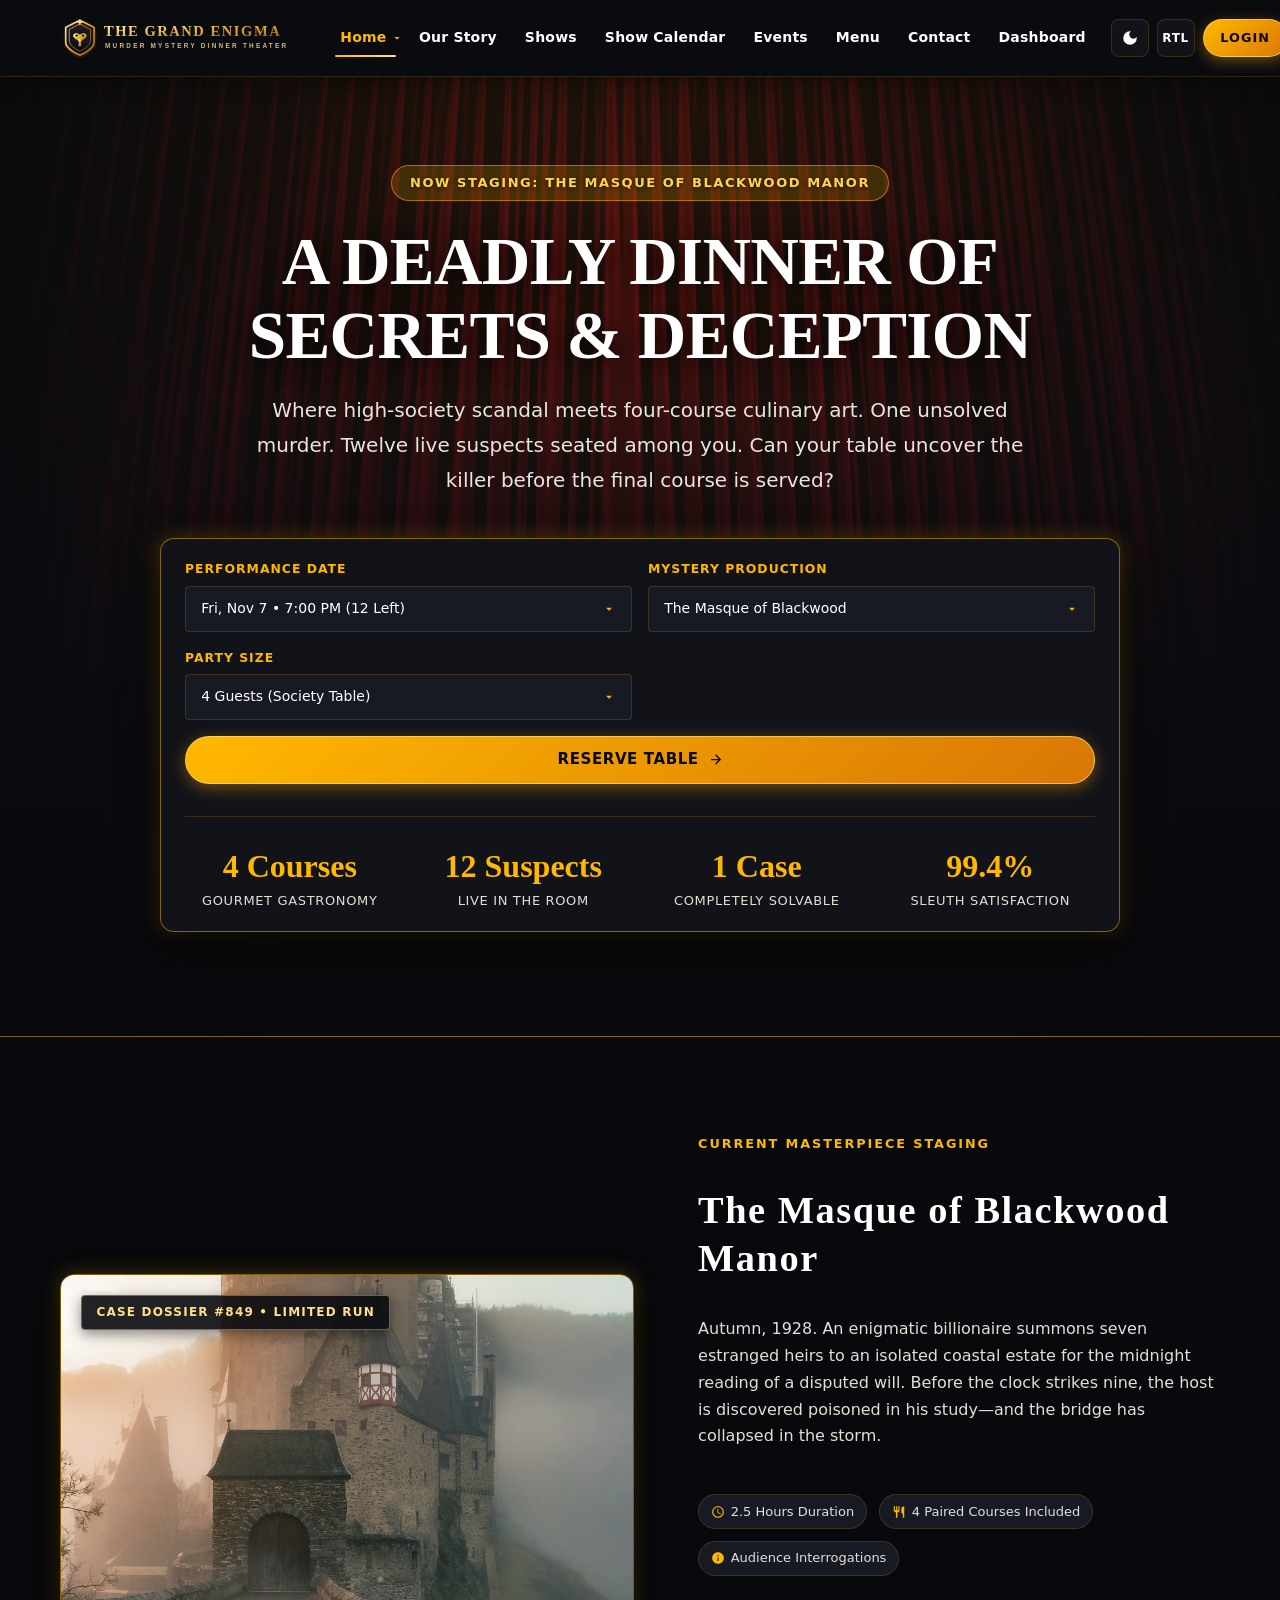
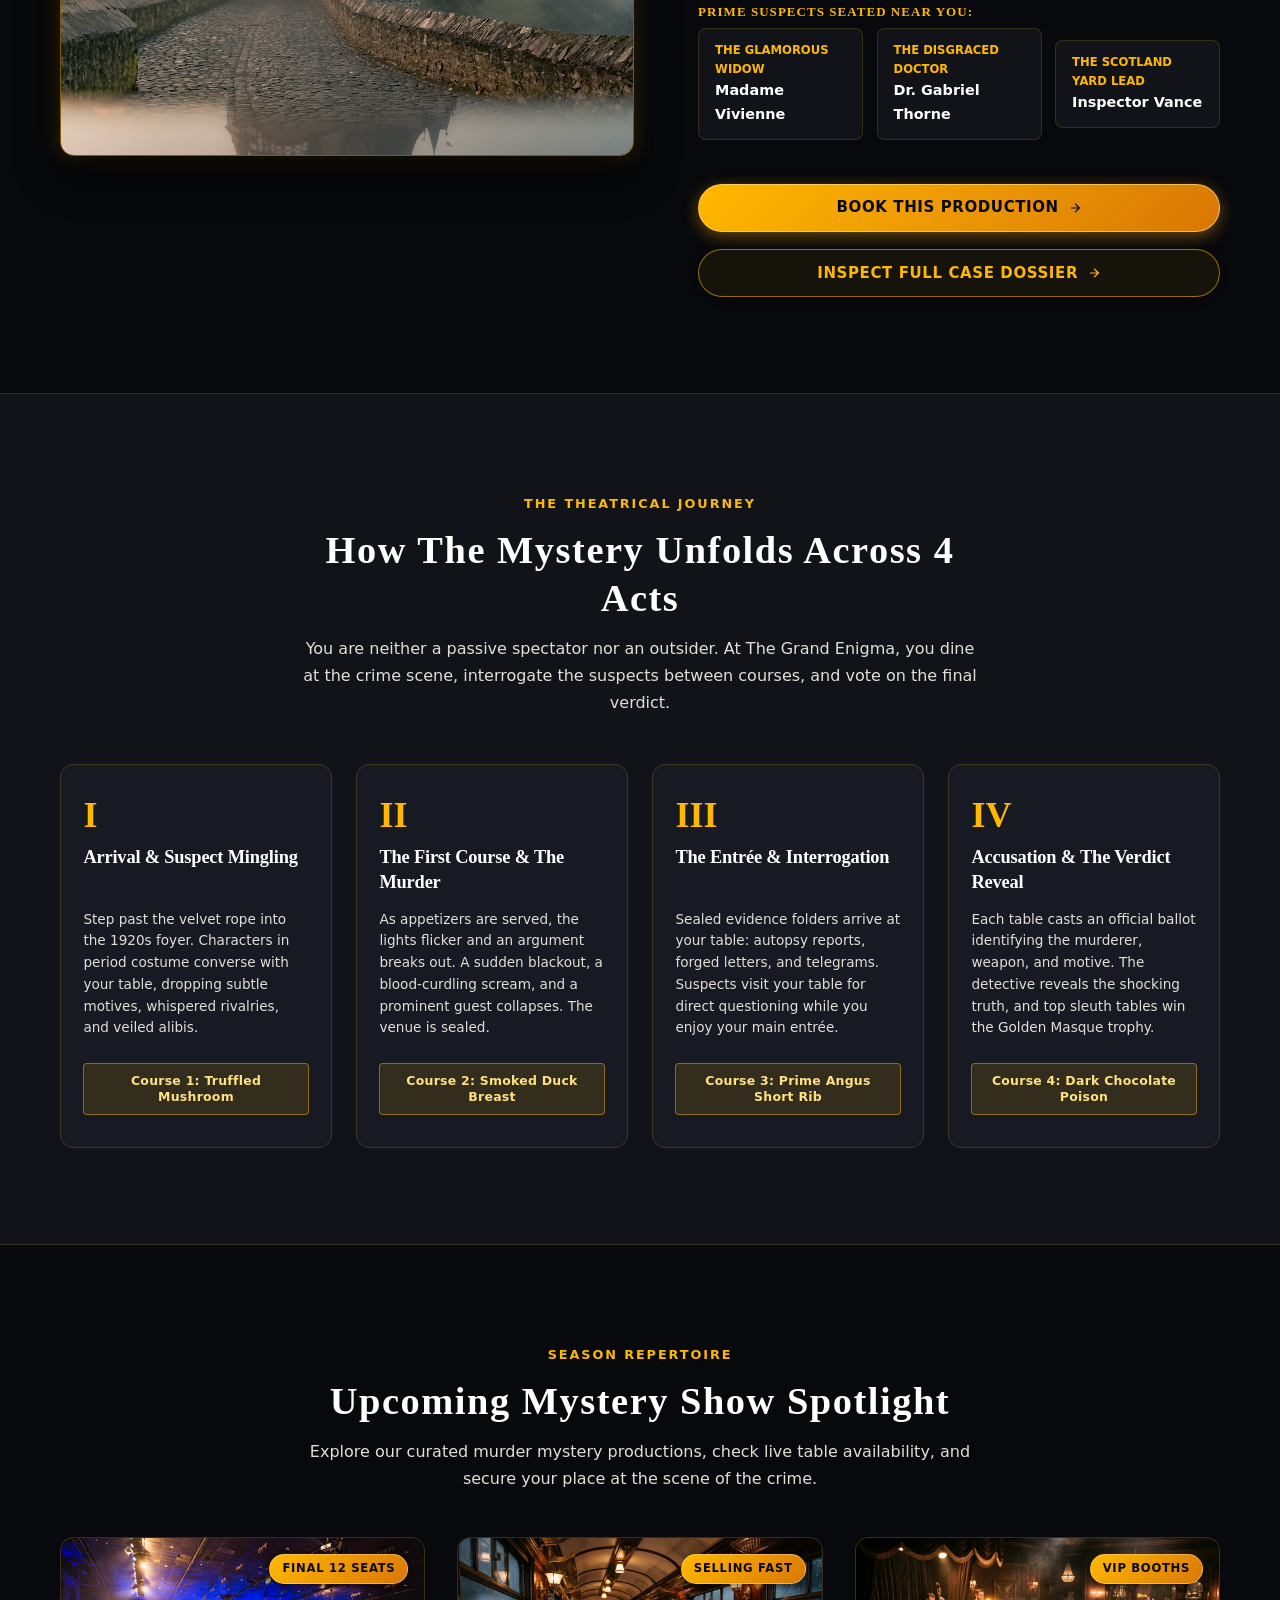
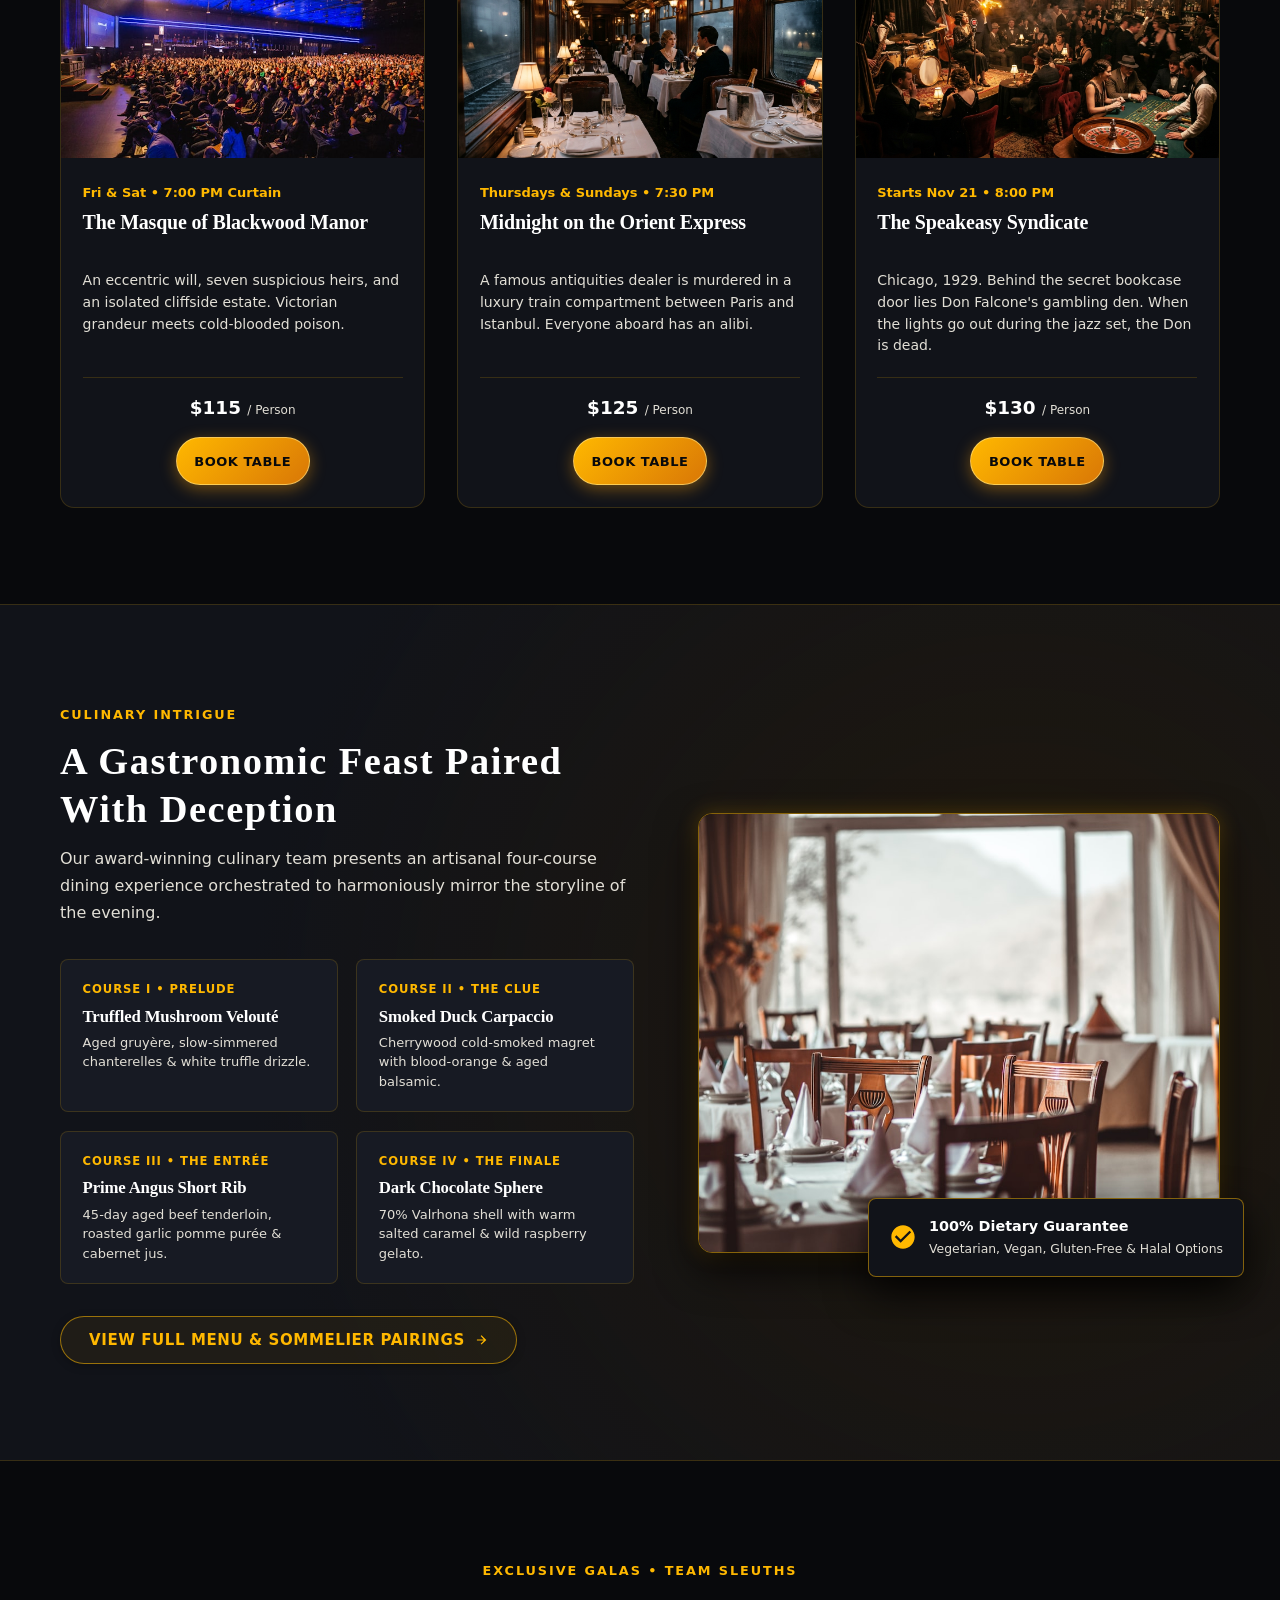
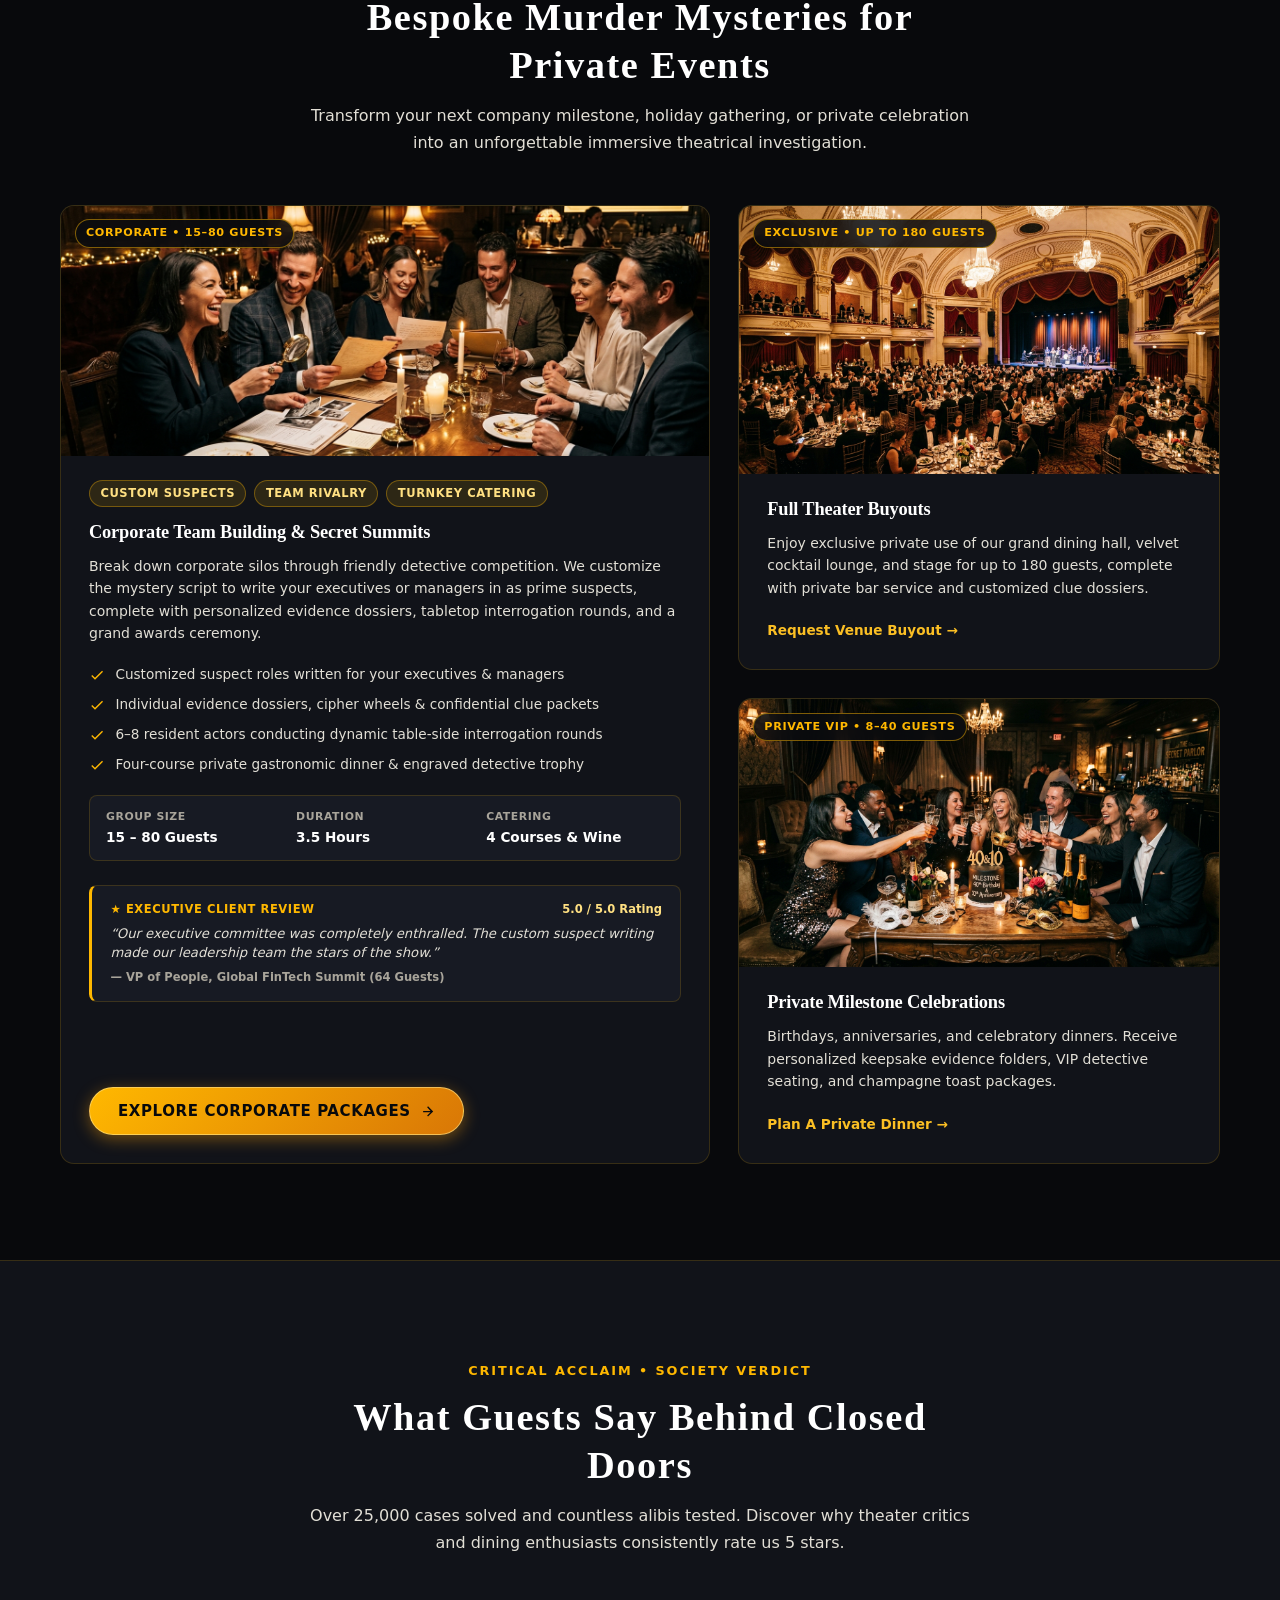
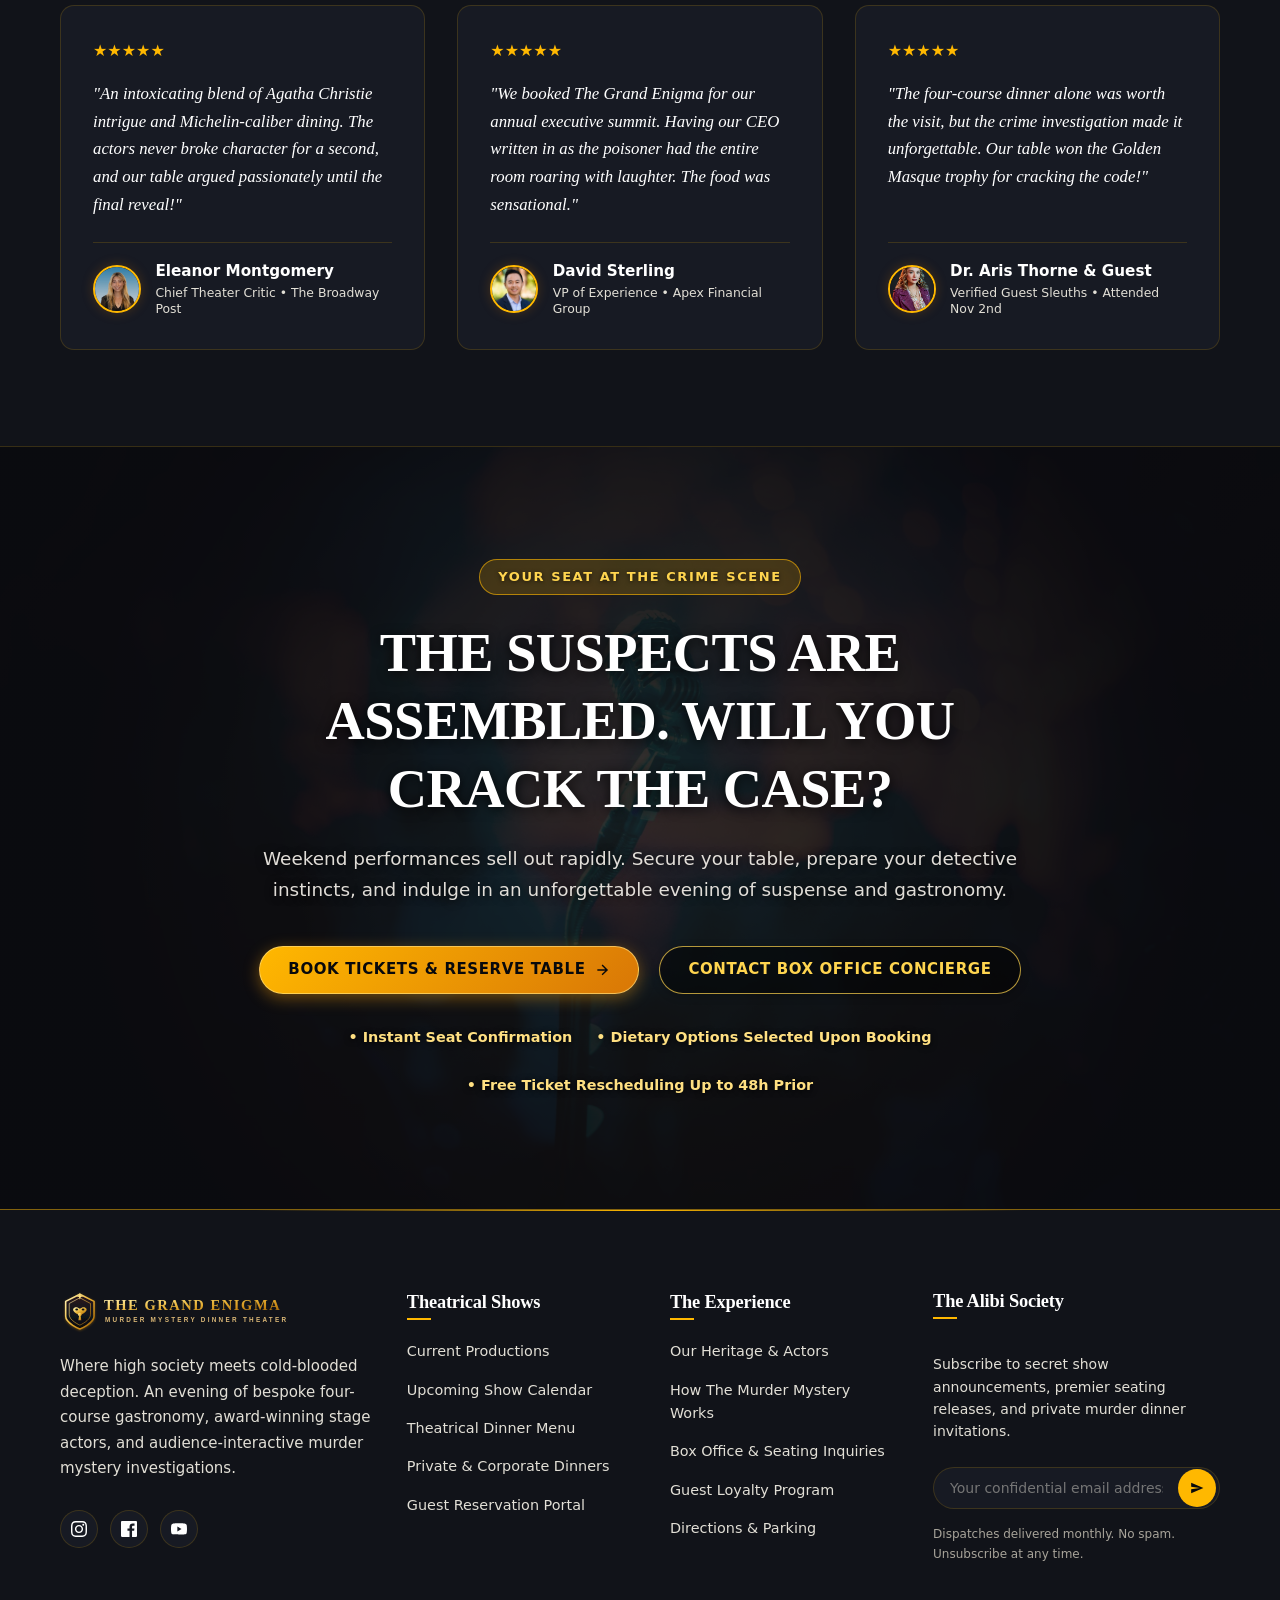
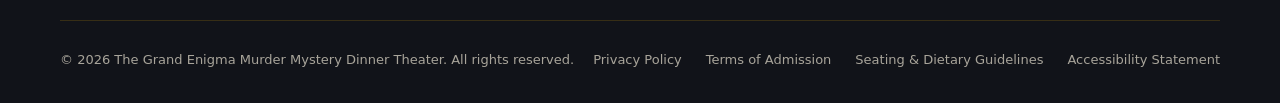
<file: index.html>
<!DOCTYPE html>
<html lang="en" data-theme="dark" dir="ltr">

<head>
  <meta charset="UTF-8">
  <meta name="viewport" content="width=device-width, initial-scale=1.0">
  <meta http-equiv="X-UA-Compatible" content="ie=edge">
  <title>The Grand Enigma | Murder Mystery Dinner Theater</title>
  <meta name="description"
    content="Step into an immersive evening of suspense, fine dining, and live theatrical deception at The Grand Enigma Murder Mystery Dinner Theater.">
  <meta name="keywords"
    content="murder mystery dinner, dinner theater, live immersive theater, detective show, corporate mystery events, fine dining entertainment">

  <!-- Open Graph Meta -->
  <meta property="og:title" content="The Grand Enigma | Murder Mystery Dinner Theater">
  <meta property="og:description"
    content="An evening of fine dining, high intrigue, and theatrical deception. Can you identify the culprit before the final course?">
  <meta property="og:type" content="website">

  <!-- Favicon -->
  <link rel="icon" type="image/svg+xml" href="assets/images/branding/logo-emblem.svg">

  <!-- Stylesheets -->
  <link rel="stylesheet" href="assets/css/style.css?v=5.0">
  <link rel="stylesheet" href="assets/css/responsive.css?v=5.0">
</head>

<body>

  <!-- =========================================================================
       Page Preloader (Modern Luxury Mystery Loader)
       ========================================================================= -->
  <div id="pageLoader" class="page-loader" aria-hidden="true">
    <div class="page-loader-inner">
      <div class="loader-emblem-wrap">
        <div class="loader-pulse-ring"></div>
        <div class="loader-compass-ring"></div>
        <div class="loader-emblem">
          <svg viewBox="0 0 64 64" fill="none" class="loader-svg" xmlns="http://www.w3.org/2000/svg">
            <circle cx="32" cy="32" r="28" stroke="url(#loaderGoldGradIdx)" stroke-width="2" stroke-dasharray="4 3"
              class="loader-orbit" />
            <polygon points="32,8 39,25 56,32 39,39 32,56 25,39 8,32 25,25" fill="url(#loaderGoldGradIdx)"
              opacity="0.9" />
            <circle cx="32" cy="32" r="5" fill="#0D0A07" stroke="#C48D28" stroke-width="2" />
            <defs>
              <linearGradient id="loaderGoldGradIdx" x1="0%" y1="0%" x2="100%" y2="100%">
                <stop offset="0%" stop-color="#F3D17A" />
                <stop offset="50%" stop-color="#C48D28" />
                <stop offset="100%" stop-color="#8E6316" />
              </linearGradient>
            </defs>
          </svg>
        </div>
      </div>
      <div class="loader-brand-title">THE GRAND ENIGMA</div>
      <div class="loader-status-text">Setting the Mystery Scene…</div>
      <div class="loader-bar-wrap">
        <div class="loader-bar-fill"></div>
      </div>
    </div>
  </div>



  <!-- =========================================================================
       2. Master Shared Header (Exactly 7 Main Items + Dashboard + Login)
       ========================================================================= -->
  <header class="master-header" id="masterHeader">
    <div class="container">
      <div class="navbar-container">

        <!-- Brand Logo -->
        <a href="index.html" class="navbar-brand" aria-label="The Grand Enigma Home">
          <img src="assets/images/branding/logo.svg" alt="The Grand Enigma Murder Mystery Dinner Theater"
            class="navbar-logo-img">
        </a>

        <!-- Main Desktop Navigation (Exactly 7 Main Items) -->
        <nav class="navbar-nav-wrapper" aria-label="Main Navigation">
          <ul class="navbar-nav">
            <!-- 1. Home (Dropdown) -->
            <li class="nav-item dropdown active">
              <a href="index.html" class="nav-link dropdown-toggle" aria-expanded="false" aria-haspopup="true">
                <span>Home</span>
                <svg class="dropdown-chevron" viewBox="0 0 24 24" aria-hidden="true">
                  <path d="M7 10l5 5 5-5z" />
                </svg>
              </a>
              <div class="dropdown-menu" role="menu">
                <a href="index.html" class="dropdown-item active" role="menuitem">
                  <div class="dropdown-item-icon">I</div>
                  <div class="dropdown-item-text">
                    <span class="dropdown-item-title">Home 1: The Grand Enigma</span>
                    <span class="dropdown-item-sub">Cinematic Noir Atmosphere</span>
                  </div>
                </a>
                <a href="home-2.html" class="dropdown-item" role="menuitem">
                  <div class="dropdown-item-icon">II</div>
                  <div class="dropdown-item-text">
                    <span class="dropdown-item-title">Home 2: The Velvet Alibi</span>
                    <span class="dropdown-item-sub">Editorial Speakeasy Mystery</span>
                  </div>
                </a>
              </div>
            </li>

            <!-- 2. Our Story -->
            <li class="nav-item">
              <a href="story.html" class="nav-link">Our Story</a>
            </li>

            <!-- 3. Shows -->
            <li class="nav-item">
              <a href="shows.html" class="nav-link">Shows</a>
            </li>

            <!-- 4. Show Calendar -->
            <li class="nav-item">
              <a href="calendar.html" class="nav-link">Show Calendar</a>
            </li>

            <!-- 5. Private & Corporate Events -->
            <li class="nav-item">
              <a href="events.html" class="nav-link">Events</a>
            </li>

            <!-- 6. Menu -->
            <li class="nav-item">
              <a href="menu.html" class="nav-link">Menu</a>
            </li>

            <!-- 7. Contact -->
            <li class="nav-item">
              <a href="contact.html" class="nav-link">Contact</a>
            </li>

            <!-- 8. Dashboard -->
            <li class="nav-item">
              <a href="dashboard.html" class="nav-link">Dashboard</a>
            </li>
          </ul>
        </nav>

        <!-- Navbar Actions: Theme, RTL, Login & Mobile Toggle -->
        <div class="navbar-actions">
          <!-- Theme Toggle (Light / Dark) -->
          <button type="button" class="toggle-btn theme-toggle-btn" aria-label="Toggle Color Theme"
            title="Toggle Light / Dark Mode">
            <svg viewBox="0 0 24 24" aria-hidden="true">
              <path
                d="M12 3a9 9 0 1 0 9 9c0-.46-.04-.92-.1-1.36a5.389 5.389 0 0 1-4.4 2.26 5.403 5.403 0 0 1-3.14-9.8c-.44-.06-.9-.1-1.36-.1z" />
            </svg>
          </button>

          <!-- RTL / LTR Toggle -->
          <button type="button" class="toggle-btn rtl-toggle-btn" aria-label="Toggle Layout Direction"
            title="Toggle RTL / LTR">
            <span class="rtl-toggle-text">RTL</span>
          </button>

          <!-- Login (Separate Final Action Button) -->
          <a href="login.html" class="btn-nav-login" title="Guest Access">
            <span>Login</span>
          </a>

          <!-- Mobile Hamburger Toggle -->
          <button type="button" class="mobile-toggle" aria-label="Open Navigation Drawer" aria-expanded="false"
            aria-controls="mobileDrawer">
            <span class="hamburger-line"></span>
            <span class="hamburger-line"></span>
            <span class="hamburger-line"></span>
          </button>
        </div>

      </div>
    </div>
  </header>

  <!-- =========================================================================
       3. Mobile Navigation Drawer
       ========================================================================= -->
  <div class="mobile-drawer-backdrop" id="drawerBackdrop"></div>
  <aside class="mobile-drawer" id="mobileDrawer" aria-label="Mobile Navigation Menu">
    <div class="mobile-drawer-header">
      <img src="assets/images/branding/logo.svg" alt="The Grand Enigma" class="mobile-drawer-logo">
      <button type="button" class="mobile-close-btn" aria-label="Close Navigation Menu">
        <svg viewBox="0 0 24 24" aria-hidden="true">
          <path
            d="M19 6.41L17.59 5 12 10.59 6.41 5 5 6.41 10.59 12 5 17.59 6.41 19 12 13.41 17.59 19 19 17.59 13.41 12z" />
        </svg>
      </button>
    </div>

    <!-- Mobile Nav Items (7 Main Items) -->
    <ul class="mobile-nav-list">
      <!-- 1. Home Accordion -->
      <li class="mobile-nav-item dropdown active">
        <button type="button" class="mobile-dropdown-btn" aria-expanded="false">
          <span>1. Home</span>
          <svg viewBox="0 0 24 24" aria-hidden="true">
            <path d="M7 10l5 5 5-5z" />
          </svg>
        </button>
        <div class="mobile-sub-menu">
          <a href="index.html" class="mobile-sub-link active">Home 1: The Grand Enigma</a>
          <a href="home-2.html" class="mobile-sub-link">Home 2: The Velvet Alibi</a>
        </div>
      </li>

      <!-- 2. Our Story -->
      <li class="mobile-nav-item">
        <a href="story.html" class="mobile-nav-link">2. Our Story</a>
      </li>

      <!-- 3. Shows -->
      <li class="mobile-nav-item">
        <a href="shows.html" class="mobile-nav-link">3. Shows</a>
      </li>

      <!-- 4. Show Calendar -->
      <li class="mobile-nav-item">
        <a href="calendar.html" class="mobile-nav-link">4. Show Calendar</a>
      </li>

      <!-- 5. Private & Corporate Events -->
      <li class="mobile-nav-item">
        <a href="events.html" class="mobile-nav-link">5. Events</a>
      </li>

      <!-- 6. Menu -->
      <li class="mobile-nav-item">
        <a href="menu.html" class="mobile-nav-link">6. Menu</a>
      </li>

      <!-- 7. Contact -->
      <li class="mobile-nav-item">
        <a href="contact.html" class="mobile-nav-link">7. Contact</a>
      </li>
    </ul>

    <!-- Mobile Action Buttons -->
    <div class="mobile-drawer-actions">
      <a href="dashboard.html" class="btn btn-secondary" style="width: 100%;">
        <svg width="16" height="16" viewBox="0 0 24 24" fill="var(--accent-gold)" aria-hidden="true">
          <path d="M5 16L3 5l5.5 5L12 4l3.5 6L21 5l-2 11H5zm14 3c0 .55-.45 1-1 1H6c-.55 0-1-.45-1-1v-1h14v1z" />
        </svg>
        <span>Dashboard</span>
      </a>

      <a href="login.html" class="btn btn-primary" style="width: 100%;">
        <span>Login</span>
      </a>
    </div>
  </aside>

  <!-- =========================================================================
       4. Main Content — Phase 1 Foundation Verification & Showcase
       ========================================================================= -->
  <main id="mainContent">

    <!-- =======================================================================
         SECTION 1: Cinematic Hero & Quick Booking Bar
         ======================================================================= -->
    <section class="home-hero" id="homeHero">
      <div class="container">
        <div class="home-hero-content">
          <div class="hero-tag-badge">
            <span>Now Staging: The Masque of Blackwood Manor</span>
          </div>
          <h1 class="home-hero-title">
            A DEADLY DINNER OF SECRETS &amp; DECEPTION
          </h1>
          <p class="home-hero-lead">
            Where high-society scandal meets four-course culinary art. One unsolved murder.
            Twelve live suspects seated among you. Can your table uncover the killer before the final course is served?
          </p>

          <!-- Interactive Quick Table Booking Widget -->
          <div class="hero-booking-widget">
            <form class="hero-booking-form" aria-label="Quick Table Reservation">
              <div class="booking-form-grid">
                <div class="booking-field-group">
                  <label for="bookingDate" class="booking-field-label">Performance Date</label>
                  <select id="bookingDate" class="booking-select" required>
                    <option value="fri-nov7">Fri, Nov 7 &bull; 7:00 PM (12 Left)</option>
                    <option value="sat-nov8">Sat, Nov 8 &bull; 7:00 PM (Selling Fast)</option>
                    <option value="sun-nov9">Sun, Nov 9 &bull; 4:00 PM (Matinee)</option>
                    <option value="fri-nov14">Fri, Nov 14 &bull; 7:00 PM</option>
                    <option value="sat-nov15">Sat, Nov 15 &bull; 7:00 PM</option>
                  </select>
                </div>

                <div class="booking-field-group">
                  <label for="bookingShow" class="booking-field-label">Mystery Production</label>
                  <select id="bookingShow" class="booking-select" required>
                    <option value="blackwood">The Masque of Blackwood</option>
                    <option value="orient">Midnight on Orient Express</option>
                    <option value="speakeasy">The Speakeasy Syndicate</option>
                    <option value="pharaoh">Pharaoh's Diamond Gala</option>
                  </select>
                </div>

                <div class="booking-field-group">
                  <label for="bookingGuests" class="booking-field-label">Party Size</label>
                  <select id="bookingGuests" class="booking-select" required>
                    <option value="2">2 Guests (Couples Table)</option>
                    <option value="4" selected>4 Guests (Society Table)</option>
                    <option value="6">6 Guests (VIP Booth)</option>
                    <option value="8+">8+ Guests (Private Parlor)</option>
                  </select>
                </div>

                <div>
                  <button type="submit" class="btn btn-primary" style="height: 48px; width: 100%;">
                    <span>Reserve Table</span>
                    <svg width="15" height="15" viewBox="0 0 24 24" fill="currentColor" aria-hidden="true">
                      <path d="M5 13h11.86l-5.43 5.43 1.42 1.42L21.14 12l-8.29-8.29-1.42 1.42L16.86 11H5v2z" />
                    </svg>
                  </button>
                </div>
              </div>
            </form>

            <!-- Live Experience Stats Row -->
            <div class="hero-stats-row">
              <div class="stat-item">
                <div class="stat-number">4 Courses</div>
                <div class="stat-label">Gourmet Gastronomy</div>
              </div>
              <div class="stat-item">
                <div class="stat-number">12 Suspects</div>
                <div class="stat-label">Live In The Room</div>
              </div>
              <div class="stat-item">
                <div class="stat-number">1 Case</div>
                <div class="stat-label">Completely Solvable</div>
              </div>
              <div class="stat-item">
                <div class="stat-number">99.4%</div>
                <div class="stat-label">Sleuth Satisfaction</div>
              </div>
            </div>
          </div>
        </div>
      </div>
    </section>

    <!-- =======================================================================
         SECTION 2: Current Mystery Production Spotlight
         ======================================================================= -->
    <section class="current-prod-section" id="currentProduction">
      <div class="container">
        <div class="current-prod-grid">
          <!-- Left: Show Visual Dossier -->
          <div class="current-prod-media">
            <span class="case-file-badge">Case Dossier #849 &bull; Limited Run</span>
            <img src="assets/images/shows/masquerade-performer.jpg"
              alt="The Masque of Blackwood Manor performer in masquerade mask">
          </div>

          <!-- Right: Story Premise & Specs -->
          <div class="current-prod-info">
            <div class="section-tag">Current Masterpiece Staging</div>
            <h2 class="section-title">The Masque of Blackwood Manor</h2>
            <p class="section-desc">
              Autumn, 1928. An enigmatic billionaire summons seven estranged heirs to an isolated
              coastal estate for the midnight reading of a disputed will. Before the clock strikes nine,
              the host is discovered poisoned in his study&mdash;and the bridge has collapsed in the storm.
            </p>

            <div class="case-specs-list">
              <span class="spec-pill">
                <svg width="14" height="14" viewBox="0 0 24 24" fill="var(--accent-gold)">
                  <path
                    d="M11.99 2C6.47 2 2 6.48 2 12s4.47 10 9.99 10C17.52 22 22 17.52 22 12S17.52 2 11.99 2zM12 20c-4.42 0-8-3.58-8-8s3.58-8 8-8 8 3.58 8 8-3.58 8-8 8zm.5-13H11v6l5.25 3.15.75-1.23-4.5-2.67z" />
                </svg>
                2.5 Hours Duration
              </span>
              <span class="spec-pill">
                <svg width="14" height="14" viewBox="0 0 24 24" fill="var(--accent-gold)">
                  <path
                    d="M11 9H9V2H7v7H5V2H3v7c0 2.12 1.66 3.84 3.75 3.97V22h2.5v-9.03C11.34 12.84 13 11.12 13 9V2h-2v7zm5-3v8h2.5v8H21V2c-2.76 0-5 2.24-5 4z" />
                </svg>
                4 Paired Courses Included
              </span>
              <span class="spec-pill">
                <svg width="14" height="14" viewBox="0 0 24 24" fill="var(--accent-gold)">
                  <path
                    d="M12 2C6.48 2 2 6.48 2 12s4.48 10 10 10 10-4.48 10-10S17.52 2 12 2zm1 15h-2v-6h2v6zm0-8h-2V7h2v2z" />
                </svg>
                Audience Interrogations
              </span>
            </div>

            <!-- Prime Suspects Snippet -->
            <div>
              <h4
                style="font-size: 0.8125rem; text-transform: uppercase; color: var(--accent-gold); letter-spacing: 0.08em; margin-bottom: 0.5rem;">
                Prime Suspects Seated Near You:
              </h4>
              <div class="character-avatars-row">
                <div class="character-card-mini">
                  <div class="character-role">The Glamorous Widow</div>
                  <div class="character-name">Madame Vivienne</div>
                </div>
                <div class="character-card-mini">
                  <div class="character-role">The Disgraced Doctor</div>
                  <div class="character-name">Dr. Gabriel Thorne</div>
                </div>
                <div class="character-card-mini">
                  <div class="character-role">The Scotland Yard Lead</div>
                  <div class="character-name">Inspector Vance</div>
                </div>
              </div>
            </div>

            <div class="current-prod-actions">
              <a href="shows.html" class="btn btn-primary">
                <span>Book This Production</span>
                <svg width="14" height="14" viewBox="0 0 24 24" fill="currentColor" aria-hidden="true">
                  <path d="M5 13h11.86l-5.43 5.43 1.42 1.42L21.14 12l-8.29-8.29-1.42 1.42L16.86 11H5v2z" />
                </svg>
              </a>
              <a href="shows.html#caseDossier" class="btn btn-outline-gold">
                <span>Inspect Full Case Dossier</span>
                <svg width="14" height="14" viewBox="0 0 24 24" fill="currentColor" aria-hidden="true">
                  <path d="M5 13h11.86l-5.43 5.43 1.42 1.42L21.14 12l-8.29-8.29-1.42 1.42L16.86 11H5v2z" />
                </svg>
              </a>
            </div>
          </div>
        </div>
      </div>
    </section>

    <!-- =======================================================================
         SECTION 3: The 4-Act Dining Experience
         ======================================================================= -->
    <section class="experience-section" id="diningExperience">
      <div class="container">
        <div class="section-header">
          <span class="section-tag">The Theatrical Journey</span>
          <h2 class="section-title">How The Mystery Unfolds Across 4 Acts</h2>
          <p class="section-desc">
            You are neither a passive spectator nor an outsider. At The Grand Enigma, you dine
            at the crime scene, interrogate the suspects between courses, and vote on the final verdict.
          </p>
        </div>

        <div class="acts-timeline-grid">
          <!-- Act I -->
          <div class="act-card">
            <div class="act-roman">I</div>
            <h3 class="act-title">Arrival &amp; Suspect Mingling</h3>
            <p class="act-desc">
              Step past the velvet rope into the 1920s foyer. Characters in period costume converse
              with your table, dropping subtle motives, whispered rivalries, and veiled alibis.
            </p>
            <span class="act-course-badge">Course 1: Truffled Mushroom</span>
          </div>

          <!-- Act II -->
          <div class="act-card">
            <div class="act-roman">II</div>
            <h3 class="act-title">The First Course &amp; The Murder</h3>
            <p class="act-desc">
              As appetizers are served, the lights flicker and an argument breaks out. A sudden blackout,
              a blood-curdling scream, and a prominent guest collapses. The venue is sealed.
            </p>
            <span class="act-course-badge">Course 2: Smoked Duck Breast</span>
          </div>

          <!-- Act III -->
          <div class="act-card">
            <div class="act-roman">III</div>
            <h3 class="act-title">The Entr&eacute;e &amp; Interrogation</h3>
            <p class="act-desc">
              Sealed evidence folders arrive at your table: autopsy reports, forged letters, and telegrams.
              Suspects visit your table for direct questioning while you enjoy your main entr&eacute;e.
            </p>
            <span class="act-course-badge">Course 3: Prime Angus Short Rib</span>
          </div>

          <!-- Act IV -->
          <div class="act-card">
            <div class="act-roman">IV</div>
            <h3 class="act-title">Accusation &amp; The Verdict Reveal</h3>
            <p class="act-desc">
              Each table casts an official ballot identifying the murderer, weapon, and motive.
              The detective reveals the shocking truth, and top sleuth tables win the Golden Masque trophy.
            </p>
            <span class="act-course-badge">Course 4: Dark Chocolate Poison</span>
          </div>
        </div>
      </div>
    </section>

    <!-- =======================================================================
         SECTION 4: Upcoming Show Repertoire & Filters
         ======================================================================= -->
    <section class="shows-spotlight-section" id="upcomingShows">
      <div class="container">
        <div class="section-header">
          <span class="section-tag">Season Repertoire</span>
          <h2 class="section-title">Upcoming Mystery Show Spotlight</h2>
          <p class="section-desc">
            Explore our curated murder mystery productions, check live table availability,
            and secure your place at the scene of the crime.
          </p>
        </div>

        <!-- Shows Grid -->
        <div class="shows-cards-grid">
          <!-- Card 1 -->
          <article class="show-card" data-category="weekend manor">
            <div class="show-card-img-wrap">
              <img src="assets/images/shows/show_blackwood_manor.jpg"
                alt="The Masque of Blackwood Manor — Victorian manor mystery">
              <span class="show-status-tag">Final 12 Seats</span>
            </div>
            <div class="show-card-body">
              <div class="show-card-date">Fri &amp; Sat &bull; 7:00 PM Curtain</div>
              <h3 class="show-card-title">The Masque of Blackwood Manor</h3>
              <p class="show-card-desc">
                An eccentric will, seven suspicious heirs, and an isolated cliffside estate.
                Victorian grandeur meets cold-blooded poison.
              </p>
              <div class="show-card-footer">
                <div class="show-price">$115 <span>/ Person</span></div>
                <a href="calendar.html" class="btn btn-primary" style="padding: 0.45rem 1.1rem; font-size: 0.8125rem;">
                  Book Table
                </a>
              </div>
            </div>
          </article>

          <!-- Card 2 -->
          <article class="show-card" data-category="noir weekend">
            <div class="show-card-img-wrap">
              <img src="assets/images/shows/show_orient_card.jpg"
                alt="Midnight on the Orient Express — luxury train murder mystery">
              <span class="show-status-tag">Selling Fast</span>
            </div>
            <div class="show-card-body">
              <div class="show-card-date">Thursdays &amp; Sundays &bull; 7:30 PM</div>
              <h3 class="show-card-title">Midnight on the Orient Express</h3>
              <p class="show-card-desc">
                A famous antiquities dealer is murdered in a luxury train compartment between Paris and Istanbul.
                Everyone aboard has an alibi.
              </p>
              <div class="show-card-footer">
                <div class="show-price">$125 <span>/ Person</span></div>
                <a href="calendar.html" class="btn btn-primary" style="padding: 0.45rem 1.1rem; font-size: 0.8125rem;">
                  Book Table
                </a>
              </div>
            </div>
          </article>

          <!-- Card 3 -->
          <article class="show-card" data-category="holiday noir">
            <div class="show-card-img-wrap">
              <img src="assets/images/shows/show_speakeasy_card.jpg"
                alt="The Speakeasy Syndicate — 1920s Chicago jazz club murder">
              <span class="show-status-tag">VIP Booths</span>
            </div>
            <div class="show-card-body">
              <div class="show-card-date">Starts Nov 21 &bull; 8:00 PM</div>
              <h3 class="show-card-title">The Speakeasy Syndicate</h3>
              <p class="show-card-desc">
                Chicago, 1929. Behind the secret bookcase door lies Don Falcone's gambling den.
                When the lights go out during the jazz set, the Don is dead.
              </p>
              <div class="show-card-footer">
                <div class="show-price">$130 <span>/ Person</span></div>
                <a href="calendar.html" class="btn btn-primary" style="padding: 0.45rem 1.1rem; font-size: 0.8125rem;">
                  Book Table
                </a>
              </div>
            </div>
          </article>
        </div>
      </div>
    </section>

    <!-- =======================================================================
         SECTION 5: Gastronomy & Theatrical Dining
         ======================================================================= -->
    <section class="dining-preview-section" id="gastronomyMenu">
      <div class="container">
        <div class="dining-layout-grid">
          <!-- Left: 4-Course Menu Showcase -->
          <div>
            <div class="section-tag">Culinary Intrigue</div>
            <h2 class="section-title">A Gastronomic Feast Paired With Deception</h2>
            <p class="section-desc" style="margin-bottom: 2rem;">
              Our award-winning culinary team presents an artisanal four-course dining experience
              orchestrated to harmoniously mirror the storyline of the evening.
            </p>

            <div class="dining-courses-grid">
              <div class="dining-course-card">
                <div class="dining-course-badge">Course I &bull; Prelude</div>
                <h4 class="dining-course-name">Truffled Mushroom Velouté</h4>
                <p class="dining-course-desc">Aged gruy&egrave;re, slow-simmered chanterelles &amp; white truffle
                  drizzle.</p>
              </div>

              <div class="dining-course-card">
                <div class="dining-course-badge">Course II &bull; The Clue</div>
                <h4 class="dining-course-name">Smoked Duck Carpaccio</h4>
                <p class="dining-course-desc">Cherrywood cold-smoked magret with blood-orange &amp; aged balsamic.</p>
              </div>

              <div class="dining-course-card">
                <div class="dining-course-badge">Course III &bull; The Entrée</div>
                <h4 class="dining-course-name">Prime Angus Short Rib</h4>
                <p class="dining-course-desc">45-day aged beef tenderloin, roasted garlic pomme pur&eacute;e &amp;
                  cabernet jus.</p>
              </div>

              <div class="dining-course-card">
                <div class="dining-course-badge">Course IV &bull; The Finale</div>
                <h4 class="dining-course-name">Dark Chocolate Sphere</h4>
                <p class="dining-course-desc">70% Valrhona shell with warm salted caramel &amp; wild raspberry gelato.
                </p>
              </div>
            </div>

            <div style="margin-top: 2rem;">
              <a href="menu.html" class="btn btn-outline-gold">
                <span>View Full Menu &amp; Sommelier Pairings</span>
                <svg width="14" height="14" viewBox="0 0 24 24" fill="currentColor">
                  <path d="M5 13h11.86l-5.43 5.43 1.42 1.42L21.14 12l-8.29-8.29-1.42 1.42L16.86 11H5v2z" />
                </svg>
              </a>
            </div>
          </div>

          <!-- Right: Gastronomy Media & Guarantee -->
          <div class="dining-media-composition">
            <div class="dining-media-main">
              <img src="assets/images/dining/gourmet-course.jpg"
                alt="Exquisite gourmet dinner course at The Grand Enigma">
            </div>
            <div class="dining-floating-card">
              <svg width="28" height="28" viewBox="0 0 24 24" fill="var(--accent-gold)" aria-hidden="true">
                <path
                  d="M12 2C6.48 2 2 6.48 2 12s4.48 10 10 10 10-4.48 10-10S17.52 2 12 2zm-2 15l-5-5 1.41-1.41L10 14.17l7.59-7.59L19 8l-9 9z" />
              </svg>
              <div>
                <div style="font-weight: 700; font-size: 0.9rem; color: var(--text-primary);">100% Dietary Guarantee
                </div>
                <div style="font-size: 0.775rem; color: var(--text-secondary);">Vegetarian, Vegan, Gluten-Free &amp;
                  Halal Options</div>
              </div>
            </div>
          </div>
        </div>
      </div>
    </section>

    <!-- =======================================================================
         SECTION 6: Private & Corporate Events Showcase
         ======================================================================= -->
    <section class="events-spotlight-section" id="privateEvents">
      <div class="container">
        <div class="section-header">
          <span class="section-tag">Exclusive Galas &bull; Team Sleuths</span>
          <h2 class="section-title">Bespoke Murder Mysteries for Private Events</h2>
          <p class="section-desc">
            Transform your next company milestone, holiday gathering, or private celebration into
            an unforgettable immersive theatrical investigation.
          </p>
        </div>

        <div class="events-bento-grid">
          <!-- Featured Large Bento Card (Left Column) -->
          <div class="bento-card bento-card-featured">
            <div class="bento-card-img-wrap">
              <img src="assets/images/events/bento_corporate_team.jpg"
                alt="Corporate Team Building Murder Mystery at The Grand Enigma" loading="lazy">
              <span class="bento-badge">Corporate &bull; 15&ndash;80 Guests</span>
            </div>
            <div class="bento-card-body">
              <div class="bento-pill-tags">
                <span class="bento-pill">Custom Suspects</span>
                <span class="bento-pill">Team Rivalry</span>
                <span class="bento-pill">Turnkey Catering</span>
              </div>
              <h3 class="bento-title">Corporate Team Building &amp; Secret Summits</h3>
              <p class="bento-desc">
                Break down corporate silos through friendly detective competition. We customize
                the mystery script to write your executives or managers in as prime suspects, complete with personalized evidence dossiers, tabletop interrogation rounds, and a grand awards ceremony.
              </p>

              <ul class="bento-features-list">
                <li class="bento-feature-item">
                  <svg viewBox="0 0 24 24"><path d="M9 16.17L4.83 12l-1.42 1.41L9 19 21 7l-1.41-1.41z"/></svg>
                  <span>Customized suspect roles written for your executives &amp; managers</span>
                </li>
                <li class="bento-feature-item">
                  <svg viewBox="0 0 24 24"><path d="M9 16.17L4.83 12l-1.42 1.41L9 19 21 7l-1.41-1.41z"/></svg>
                  <span>Individual evidence dossiers, cipher wheels &amp; confidential clue packets</span>
                </li>
                <li class="bento-feature-item">
                  <svg viewBox="0 0 24 24"><path d="M9 16.17L4.83 12l-1.42 1.41L9 19 21 7l-1.41-1.41z"/></svg>
                  <span>6–8 resident actors conducting dynamic table-side interrogation rounds</span>
                </li>
                <li class="bento-feature-item">
                  <svg viewBox="0 0 24 24"><path d="M9 16.17L4.83 12l-1.42 1.41L9 19 21 7l-1.41-1.41z"/></svg>
                  <span>Four-course private gastronomic dinner &amp; engraved detective trophy</span>
                </li>
              </ul>

              <div class="bento-meta-strip">
                <div class="bento-meta-cell">
                  <span class="bento-meta-lbl">Group Size</span>
                  <strong class="bento-meta-val">15 &ndash; 80 Guests</strong>
                </div>
                <div class="bento-meta-cell">
                  <span class="bento-meta-lbl">Duration</span>
                  <strong class="bento-meta-val">3.5 Hours</strong>
                </div>
                <div class="bento-meta-cell">
                  <span class="bento-meta-lbl">Catering</span>
                  <strong class="bento-meta-val">4 Courses &amp; Wine</strong>
                </div>
              </div>

              <div class="bento-highlight-callout">
                <div class="bento-callout-header">
                  <span class="bento-callout-badge">★ Executive Client Review</span>
                  <span class="bento-callout-rating">5.0 / 5.0 Rating</span>
                </div>
                <p class="bento-callout-quote">
                  &ldquo;Our executive committee was completely enthralled. The custom suspect writing made our leadership team the stars of the show.&rdquo;
                </p>
                <span class="bento-callout-cite">&mdash; VP of People, Global FinTech Summit (64 Guests)</span>
              </div>

              <div class="bento-footer">
                <a href="events.html" class="btn btn-primary">
                  <span>Explore Corporate Packages</span>
                  <svg width="15" height="15" viewBox="0 0 24 24" fill="currentColor" aria-hidden="true">
                    <path d="M5 13h11.86l-5.43 5.43 1.42 1.42L21.14 12l-8.29-8.29-1.42 1.42L16.86 11H5v2z" />
                  </svg>
                </a>
              </div>
            </div>
          </div>

          <!-- Side Stack of Complementary Bento Cards (Right Column) -->
          <div class="bento-side-stack">
            <!-- Bento 2: Full Theater Buyouts -->
            <div class="bento-card bento-card-compact">
              <div class="bento-card-img-wrap">
                <img src="assets/images/events/bento_theater_buyout.jpg"
                  alt="Full Theater Buyout Gala at The Grand Enigma" loading="lazy">
                <span class="bento-badge">Exclusive &bull; Up to 180 Guests</span>
              </div>
              <div class="bento-card-body">
                <h3 class="bento-title">Full Theater Buyouts</h3>
                <p class="bento-desc">
                  Enjoy exclusive private use of our grand dining hall, velvet cocktail lounge, and stage
                  for up to 180 guests, complete with private bar service and customized clue dossiers.
                </p>
                <a href="events.html" class="bento-link">
                  <span>Request Venue Buyout &rarr;</span>
                </a>
              </div>
            </div>

            <!-- Bento 3: Private Milestone Celebrations -->
            <div class="bento-card bento-card-compact">
              <div class="bento-card-img-wrap">
                <img src="assets/images/events/bento_milestone_celebration.jpg"
                  alt="Private Milestone Celebration Dinner at The Grand Enigma" loading="lazy">
                <span class="bento-badge">Private VIP &bull; 8&ndash;40 Guests</span>
              </div>
              <div class="bento-card-body">
                <h3 class="bento-title">Private Milestone Celebrations</h3>
                <p class="bento-desc">
                  Birthdays, anniversaries, and celebratory dinners. Receive personalized keepsake evidence folders, VIP detective seating, and champagne toast packages.
                </p>
                <a href="events.html" class="bento-link">
                  <span>Plan A Private Dinner &rarr;</span>
                </a>
              </div>
            </div>
          </div>
        </div>
      </div>
    </section>

    <!-- =======================================================================
         SECTION 7: Testimonials & Critical Acclaim
         ======================================================================= -->
    <section class="testimonials-section" id="guestStories">
      <div class="container">
        <div class="section-header">
          <span class="section-tag">Critical Acclaim &bull; Society Verdict</span>
          <h2 class="section-title">What Guests Say Behind Closed Doors</h2>
          <p class="section-desc">
            Over 25,000 cases solved and countless alibis tested. Discover why theater critics
            and dining enthusiasts consistently rate us 5 stars.
          </p>
        </div>

        <div class="testimonials-grid">
          <!-- Review 1 -->
          <div class="testimonial-card">
            <div class="testimonial-stars" aria-label="5 stars">
              &#9733;&#9733;&#9733;&#9733;&#9733;
            </div>
            <blockquote class="testimonial-quote">
              "An intoxicating blend of Agatha Christie intrigue and Michelin-caliber dining.
              The actors never broke character for a second, and our table argued passionately until the final reveal!"
            </blockquote>
            <div class="testimonial-author-row">
              <img src="assets/images/testimonials/testimonial-1.jpg" alt="Eleanor Montgomery — Chief Theater Critic"
                class="author-avatar" width="48" height="48" loading="lazy">
              <div class="author-info">
                <div class="author-name">Eleanor Montgomery</div>
                <div class="author-meta">Chief Theater Critic &bull; The Broadway Post</div>
              </div>
            </div>
          </div>

          <!-- Review 2 -->
          <div class="testimonial-card">
            <div class="testimonial-stars" aria-label="5 stars">
              &#9733;&#9733;&#9733;&#9733;&#9733;
            </div>
            <blockquote class="testimonial-quote">
              "We booked The Grand Enigma for our annual executive summit. Having our CEO written in
              as the poisoner had the entire room roaring with laughter. The food was sensational."
            </blockquote>
            <div class="testimonial-author-row">
              <img src="assets/images/testimonials/testimonial-2.jpg" alt="David Sterling — VP of Experience"
                class="author-avatar" width="48" height="48" loading="lazy">
              <div class="author-info">
                <div class="author-name">David Sterling</div>
                <div class="author-meta">VP of Experience &bull; Apex Financial Group</div>
              </div>
            </div>
          </div>

          <!-- Review 3 -->
          <div class="testimonial-card">
            <div class="testimonial-stars" aria-label="5 stars">
              &#9733;&#9733;&#9733;&#9733;&#9733;
            </div>
            <blockquote class="testimonial-quote">
              "The four-course dinner alone was worth the visit, but the crime investigation made it unforgettable.
              Our table won the Golden Masque trophy for cracking the code!"
            </blockquote>
            <div class="testimonial-author-row">
              <img src="assets/images/testimonials/testimonial-3.jpg" alt="Dr. Aris Thorne & Guest"
                class="author-avatar" width="48" height="48" loading="lazy">
              <div class="author-info">
                <div class="author-name">Dr. Aris Thorne &amp; Guest</div>
                <div class="author-meta">Verified Guest Sleuths &bull; Attended Nov 2nd</div>
              </div>
            </div>
          </div>
        </div>
      </div>
    </section>

    <!-- =======================================================================
         SECTION 8: Final Cinematic Booking CTA
         ======================================================================= -->
    <section class="final-cta-section" id="finalCta">
      <div class="container">
        <div class="final-cta-content">
          <div class="hero-tag-badge">
            <span>Your Seat At The Crime Scene</span>
          </div>
          <h2 class="final-cta-title">
            THE SUSPECTS ARE ASSEMBLED. WILL YOU CRACK THE CASE?
          </h2>
          <p class="final-cta-desc">
            Weekend performances sell out rapidly. Secure your table, prepare your detective instincts,
            and indulge in an unforgettable evening of suspense and gastronomy.
          </p>

          <div class="final-cta-actions">
            <a href="calendar.html" class="btn btn-primary">
              <span>Book Tickets &amp; Reserve Table</span>
              <svg width="16" height="16" viewBox="0 0 24 24" fill="currentColor">
                <path d="M5 13h11.86l-5.43 5.43 1.42 1.42L21.14 12l-8.29-8.29-1.42 1.42L16.86 11H5v2z" />
              </svg>
            </a>
            <a href="contact.html" class="btn btn-outline-gold">
              <span>Contact Box Office Concierge</span>
            </a>
          </div>

          <div class="final-cta-features">
            <span>&bull; Instant Seat Confirmation</span>
            <span>&bull; Dietary Options Selected Upon Booking</span>
            <span>&bull; Free Ticket Rescheduling Up to 48h Prior</span>
          </div>
        </div>
      </div>
    </section>

  </main>

  <!-- =========================================================================
       5. Master Shared Footer Foundation
       ========================================================================= -->
  <footer class="master-footer" id="masterFooter">
    <div class="container">
      <div class="footer-top-grid">

        <!-- Column 1: Brand Information -->
        <div class="footer-brand-col">
          <a href="index.html" aria-label="The Grand Enigma Home">
            <img src="assets/images/branding/logo.svg" alt="The Grand Enigma Murder Mystery Dinner Theater"
              class="footer-logo-img">
          </a>
          <p class="footer-brand-desc">
            Where high society meets cold-blooded deception. An evening of bespoke four-course gastronomy,
            award-winning stage actors, and audience-interactive murder mystery investigations.
          </p>
          <div class="footer-social-links">
            <a href="#" class="social-link-btn" aria-label="Instagram">
              <svg viewBox="0 0 24 24">
                <path
                  d="M12 2.163c3.204 0 3.584.012 4.85.07 3.252.148 4.771 1.691 4.919 4.919.058 1.265.069 1.645.069 4.849 0 3.205-.012 3.584-.069 4.849-.149 3.225-1.664 4.771-4.919 4.919-1.266.058-1.644.07-4.85.07-3.204 0-3.584-.012-4.849-.07-3.26-.149-4.771-1.699-4.919-4.92-.058-1.265-.07-1.644-.07-4.849 0-3.204.013-3.583.07-4.849.149-3.227 1.664-4.771 4.919-4.919 1.266-.057 1.645-.069 4.849-.069zm0-2.163c-3.259 0-3.667.014-4.947.072-4.358.2-6.78 2.618-6.98 6.98-.059 1.281-.073 1.689-.073 4.948 0 3.259.014 3.668.072 4.948.2 4.358 2.618 6.78 6.98 6.98 1.281.058 1.689.072 4.948.072 3.259 0 3.668-.014 4.948-.072 4.354-.2 6.782-2.618 6.979-6.98.059-1.28.073-1.689.073-4.948 0-3.259-.014-3.667-.072-4.947-.196-4.354-2.617-6.78-6.979-6.98-1.281-.059-1.69-.073-4.949-.073zm0 5.838c-3.403 0-6.162 2.759-6.162 6.162s2.759 6.163 6.162 6.163 6.162-2.759 6.162-6.163c0-3.403-2.759-6.162-6.162-6.162zm0 10.162c-2.209 0-4-1.79-4-4 0-2.209 1.791-4 4-4s4 1.791 4 4c0 2.21-1.791 4-4 4zm6.406-11.845c-.796 0-1.441.645-1.441 1.44s.645 1.44 1.441 1.44c.795 0 1.439-.645 1.439-1.44s-.644-1.44-1.439-1.44z" />
              </svg>
            </a>
            <a href="#" class="social-link-btn" aria-label="Facebook">
              <svg viewBox="0 0 24 24">
                <path
                  d="M22.675 0h-21.35c-.732 0-1.325.593-1.325 1.325v21.351c0 .731.593 1.324 1.325 1.324h11.495v-9.294h-3.128v-3.622h3.128v-2.671c0-3.1 1.893-4.788 4.659-4.788 1.325 0 2.463.099 2.795.143v3.24l-1.918.001c-1.504 0-1.795.715-1.795 1.763v2.313h3.587l-.467 3.622h-3.12v9.293h6.116c.73 0 1.323-.593 1.323-1.325v-21.35c0-.732-.593-1.325-1.325-1.325z" />
              </svg>
            </a>
            <a href="#" class="social-link-btn" aria-label="YouTube">
              <svg viewBox="0 0 24 24">
                <path
                  d="M23.498 6.186a3.016 3.016 0 0 0-2.122-2.136C19.505 3.545 12 3.545 12 3.545s-7.505 0-9.377.505A3.017 3.017 0 0 0 .502 6.186C0 8.07 0 12 0 12s0 3.93.502 5.814a3.016 3.016 0 0 0 2.122 2.136c1.871.505 9.376.505 9.376.505s7.505 0 9.377-.505a3.015 3.015 0 0 0 2.122-2.136C24 15.93 24 12 24 12s0-3.93-.502-5.814zM9.545 15.568V8.432L15.818 12l-6.273 3.568z" />
              </svg>
            </a>
          </div>
        </div>

        <!-- Column 2: Theatrical Navigation -->
        <div>
          <h3 class="footer-col-title">Theatrical Shows</h3>
          <ul class="footer-links-list">
            <li class="footer-link-item"><a href="shows.html">Current Productions</a></li>
            <li class="footer-link-item"><a href="calendar.html">Upcoming Show Calendar</a></li>
            <li class="footer-link-item"><a href="menu.html">Theatrical Dinner Menu</a></li>
            <li class="footer-link-item"><a href="events.html">Private &amp; Corporate Dinners</a></li>
            <li class="footer-link-item"><a href="dashboard.html">Guest Reservation Portal</a></li>
          </ul>
        </div>

        <!-- Column 3: The Grand Enigma Story -->
        <div>
          <h3 class="footer-col-title">The Experience</h3>
          <ul class="footer-links-list">
            <li class="footer-link-item"><a href="story.html">Our Heritage &amp; Actors</a></li>
            <li class="footer-link-item"><a href="story.html#faq">How The Murder Mystery Works</a></li>
            <li class="footer-link-item"><a href="contact.html">Box Office &amp; Seating Inquiries</a></li>
            <li class="footer-link-item"><a href="login.html">Guest Loyalty Program</a></li>
            <li class="footer-link-item"><a href="contact.html#venue">Directions &amp; Parking</a></li>
          </ul>
        </div>

        <!-- Column 4: VIP Mystery Dispatch (Newsletter) -->
        <div class="footer-newsletter-box">
          <h3 class="footer-col-title">The Alibi Society</h3>
          <p style="font-size: 0.875rem; color: var(--text-secondary); line-height: 1.6;">
            Subscribe to secret show announcements, premier seating releases, and private murder dinner invitations.
          </p>
          <form class="newsletter-form" aria-label="Newsletter Subscription">
            <input type="email" class="newsletter-input" placeholder="Your confidential email address..." required
              aria-label="Email address">
            <button type="submit" class="newsletter-submit-btn" aria-label="Submit Email">
              <svg viewBox="0 0 24 24">
                <path d="M2.01 21L23 12 2.01 3 2 10l15 2-15 2z" />
              </svg>
            </button>
          </form>
          <span style="font-size: 0.75rem; color: var(--text-muted);">
            Dispatches delivered monthly. No spam. Unsubscribe at any time.
          </span>
        </div>

      </div>

      <!-- Footer Bottom Bar -->
      <div class="footer-bottom-bar">
        <p>&copy; 2026 The Grand Enigma Murder Mystery Dinner Theater. All rights reserved.</p>
        <div class="footer-bottom-links">
          <a href="#">Privacy Policy</a>
          <a href="#">Terms of Admission</a>
          <a href="#">Seating &amp; Dietary Guidelines</a>
          <a href="#">Accessibility Statement</a>
        </div>
      </div>
    </div>
  </footer>

  <!-- =========================================================================
       6. Back-To-Top Utility Button
       ========================================================================= -->
  <button type="button" class="back-to-top" aria-label="Back to top of page" title="Return to top">
    <svg viewBox="0 0 24 24" aria-hidden="true">
      <path d="M7.41 15.41L12 10.83l4.59 4.58L18 14l-6-6-6 6z" />
    </svg>
  </button>

  <!-- =========================================================================
       7. Scripts
       ========================================================================= -->
  <script src="assets/js/main.js"></script>
</body>

</html>
</file>
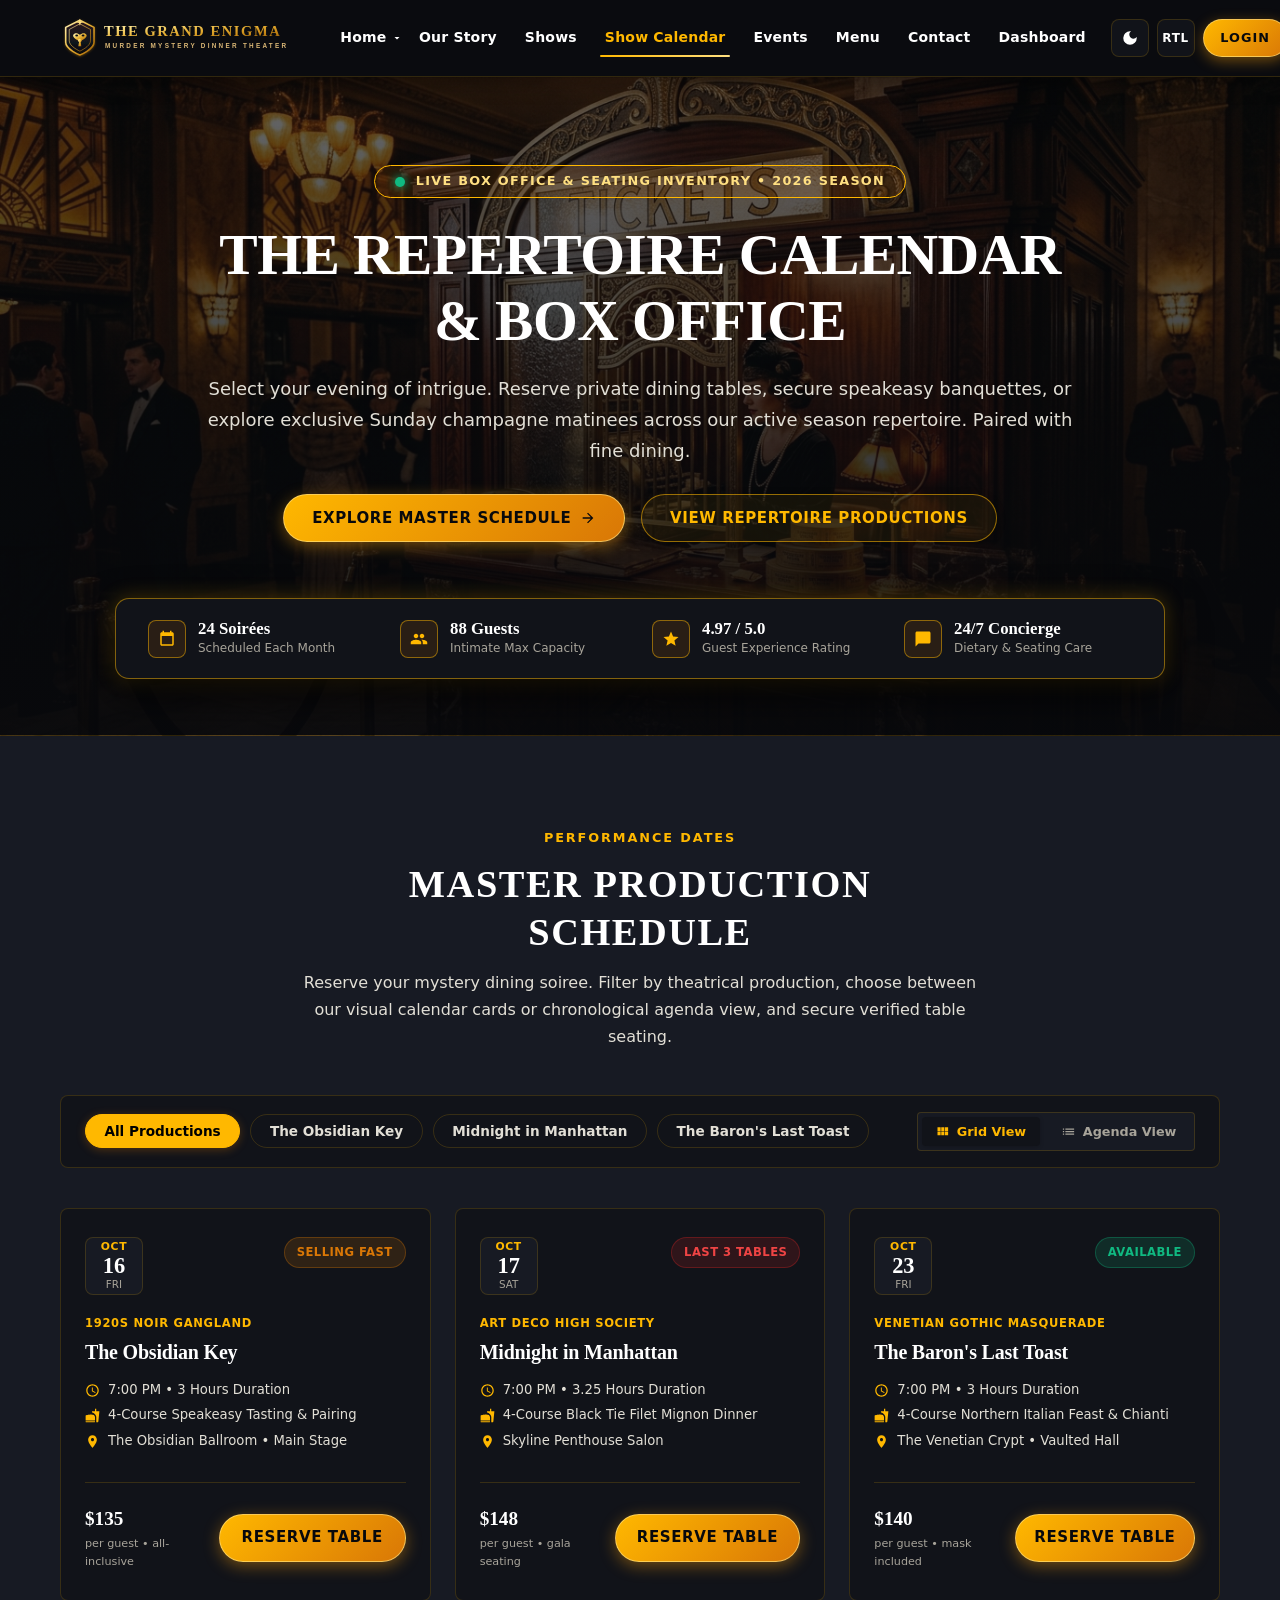
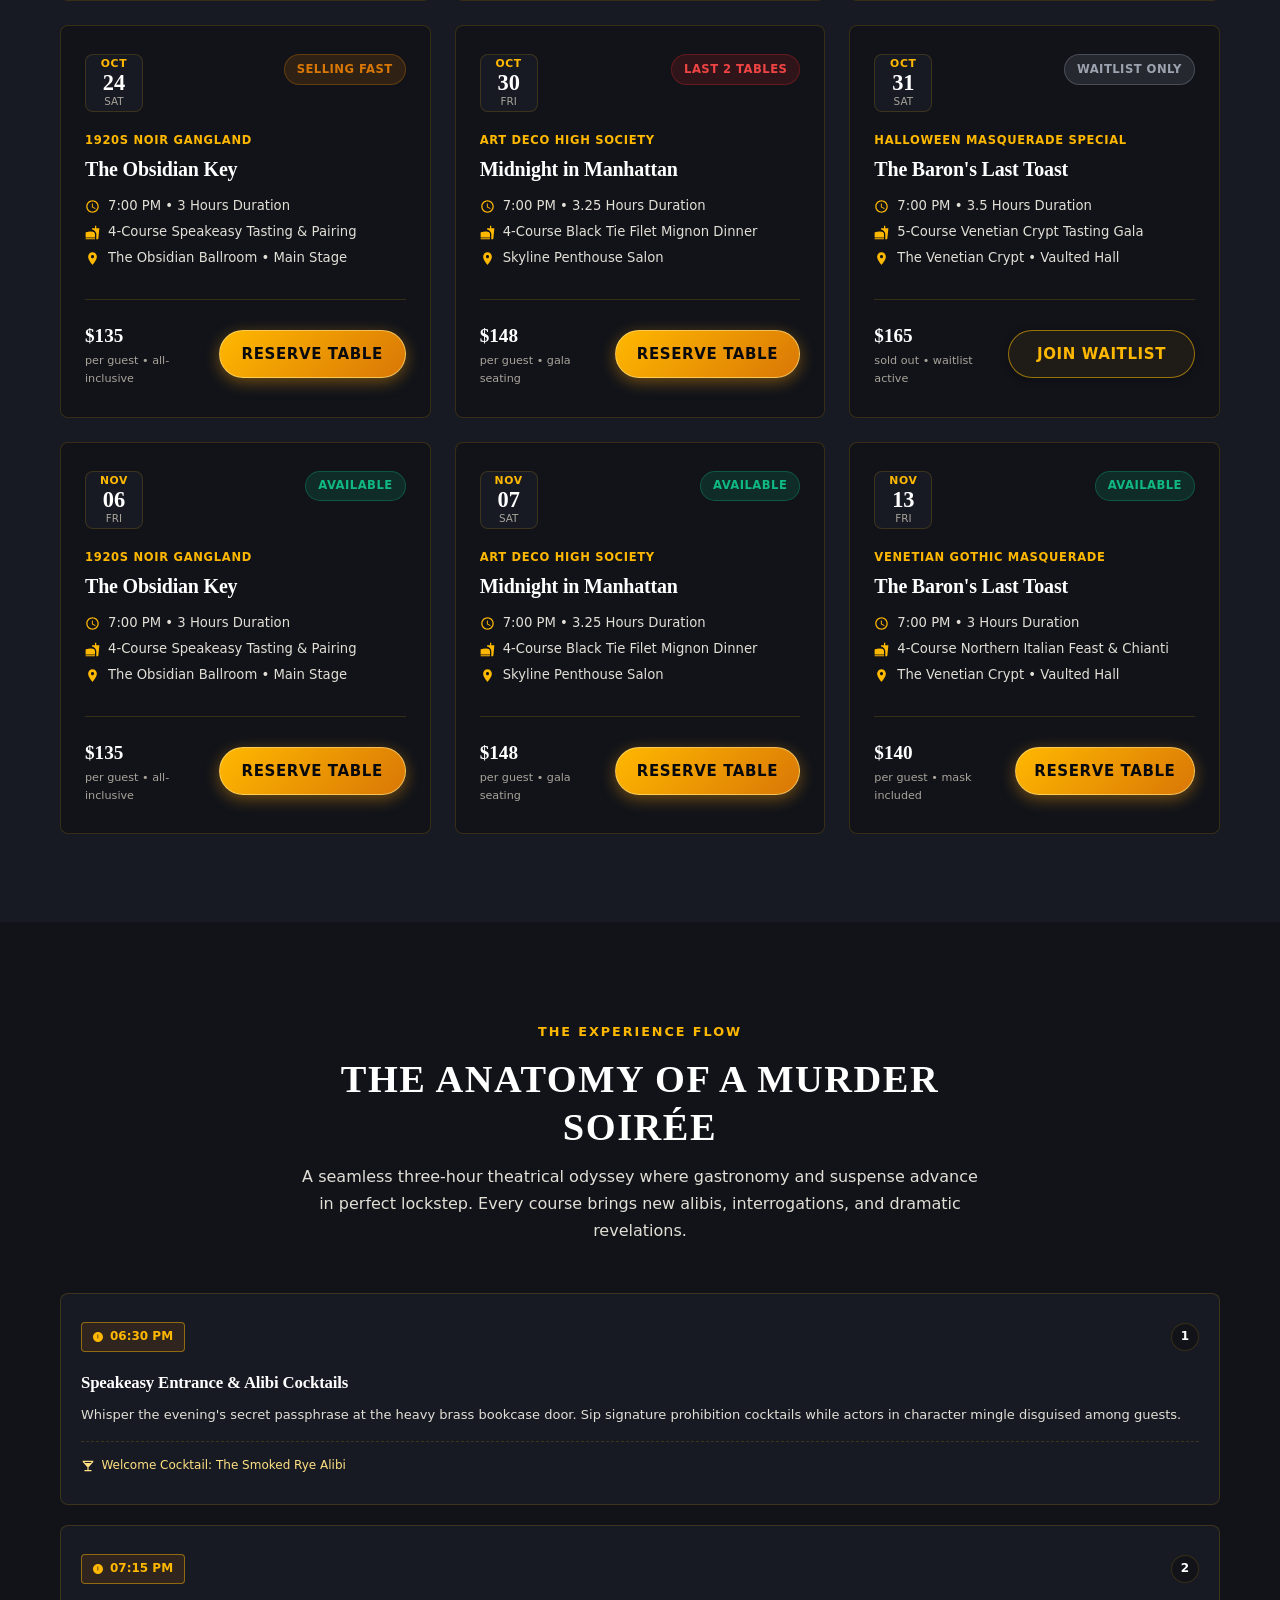
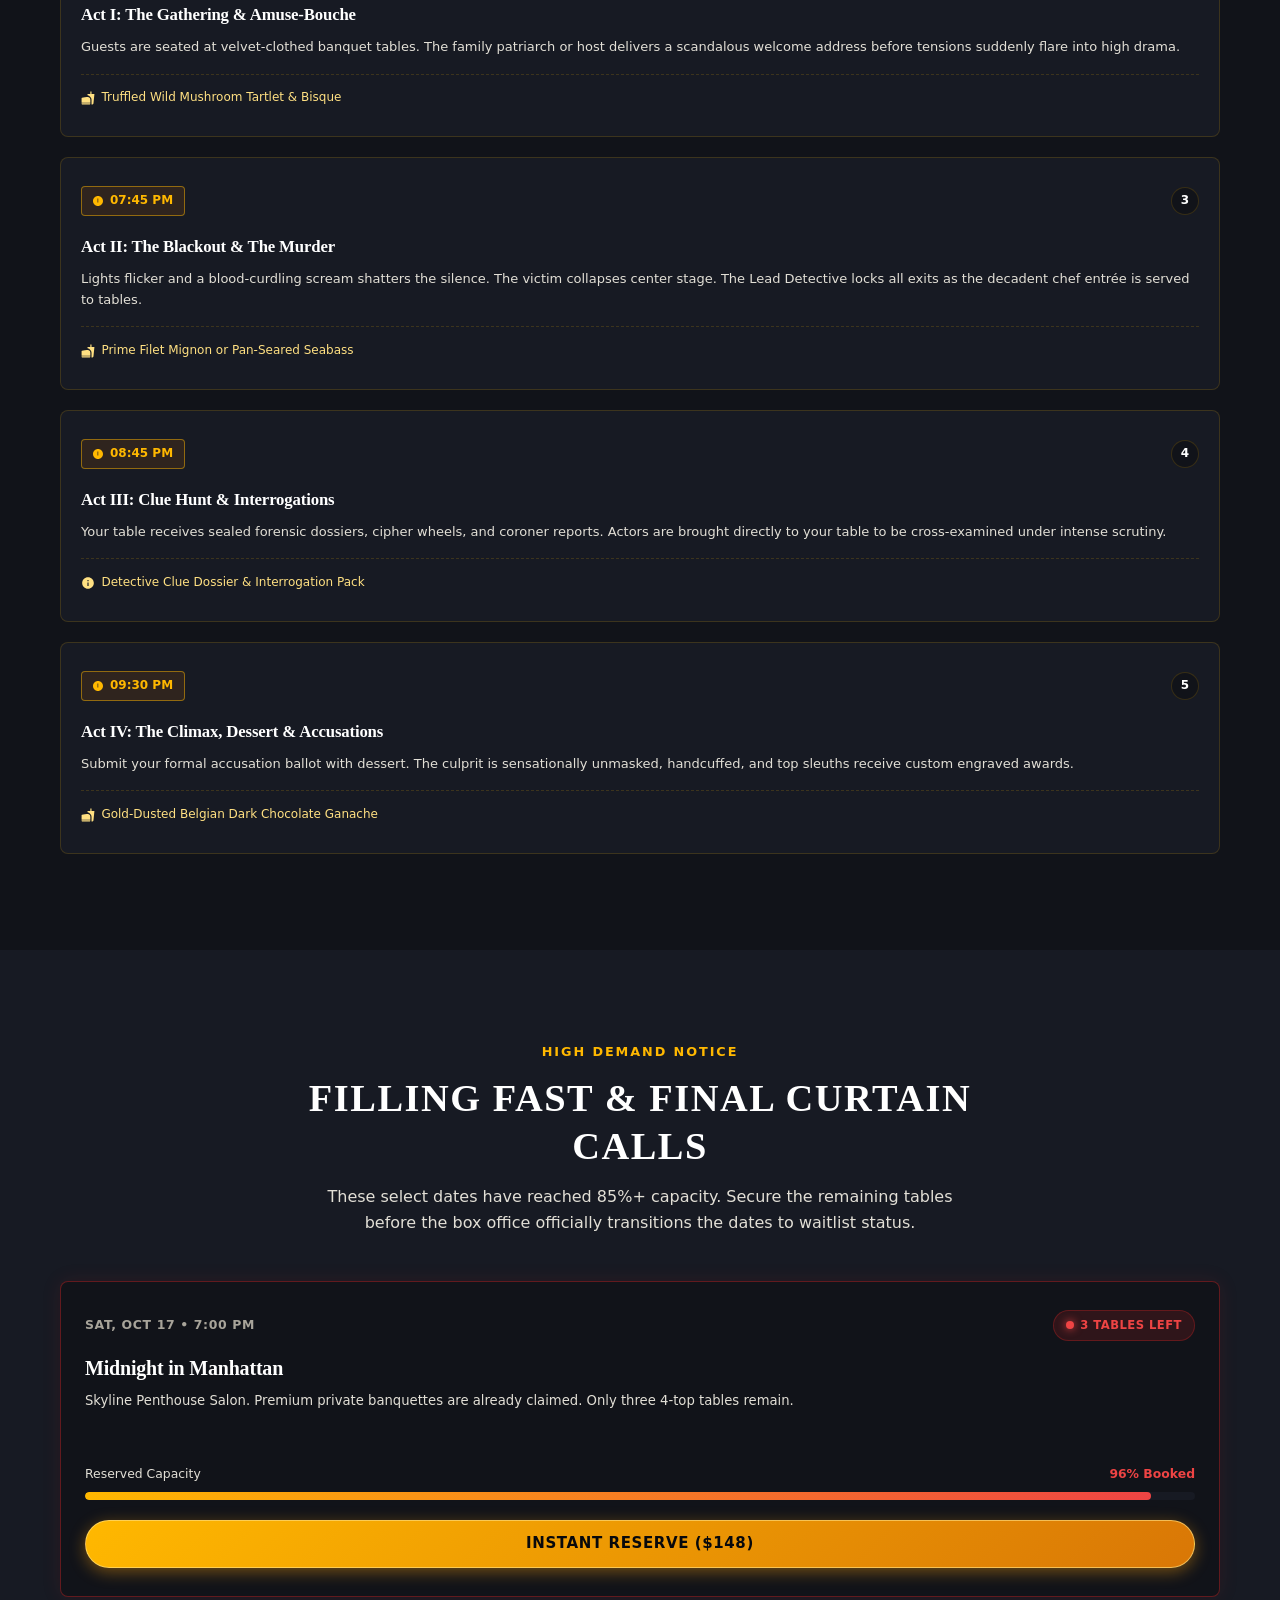
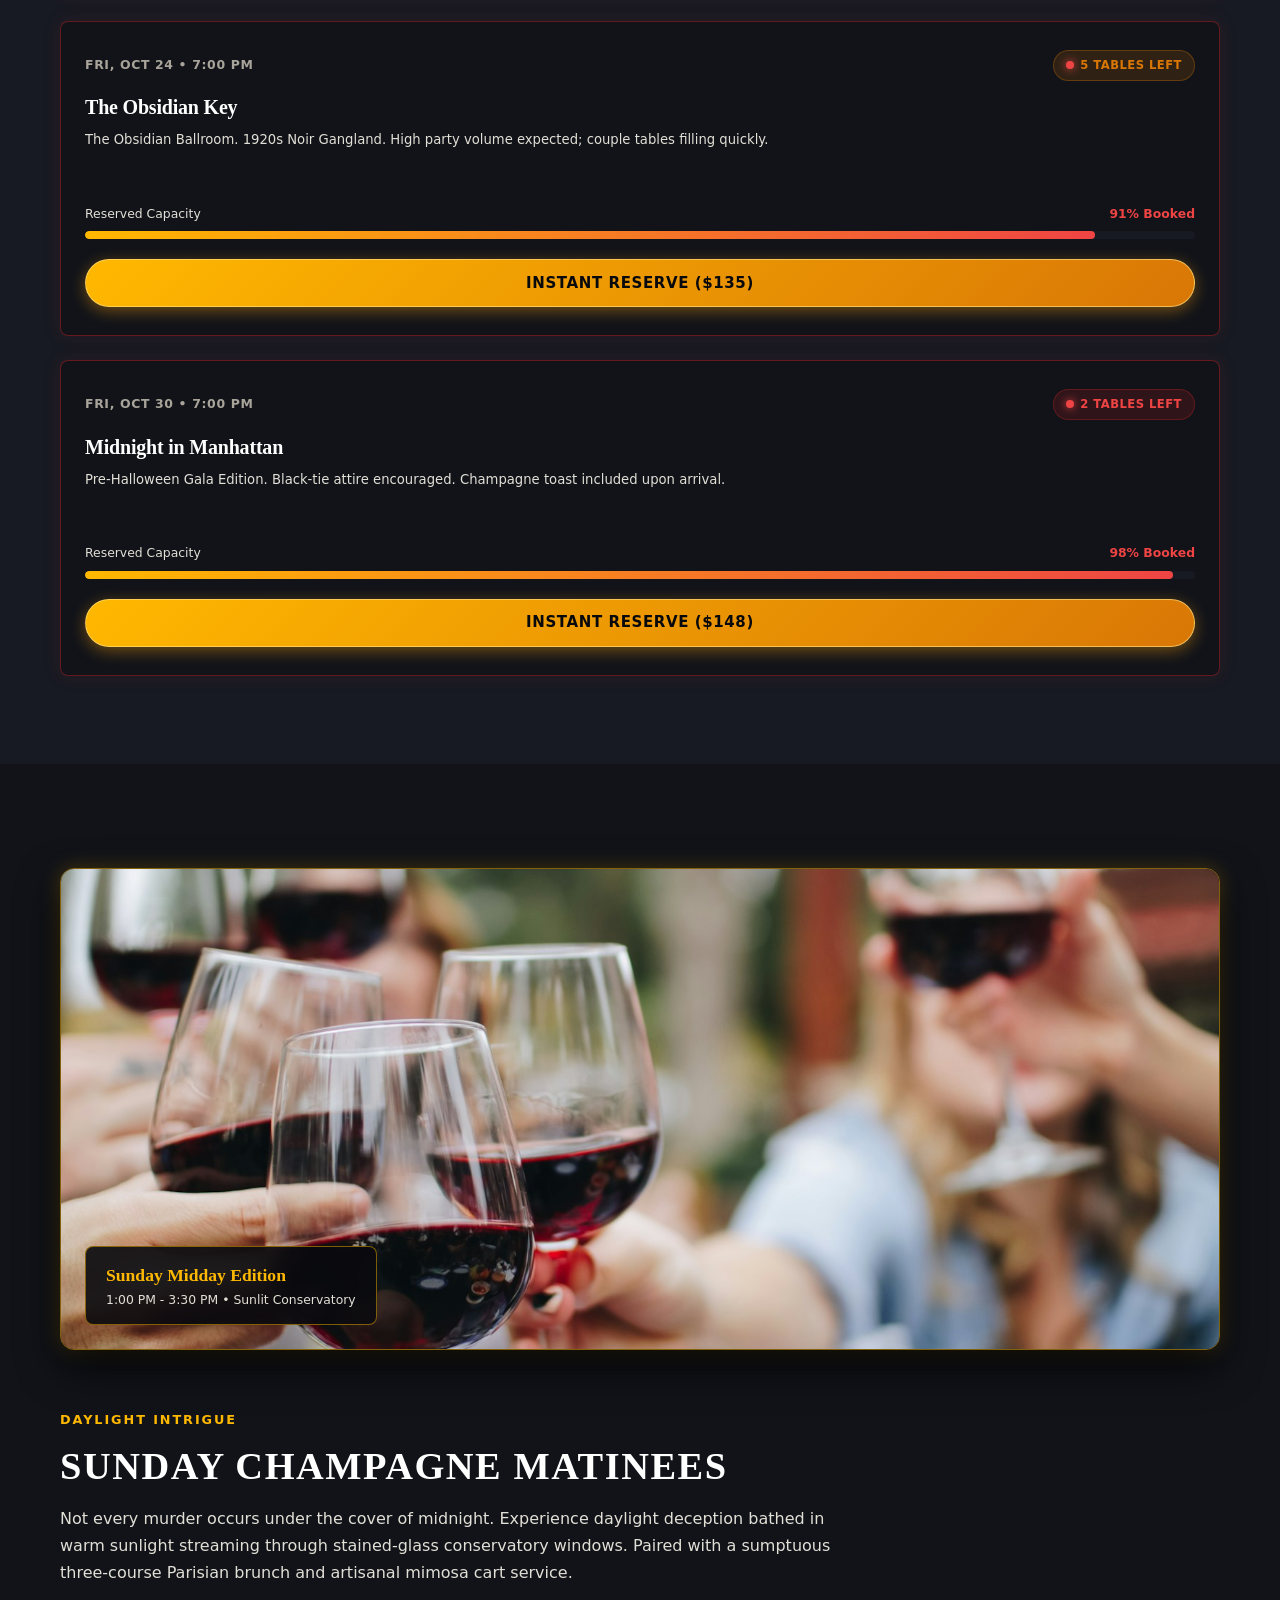
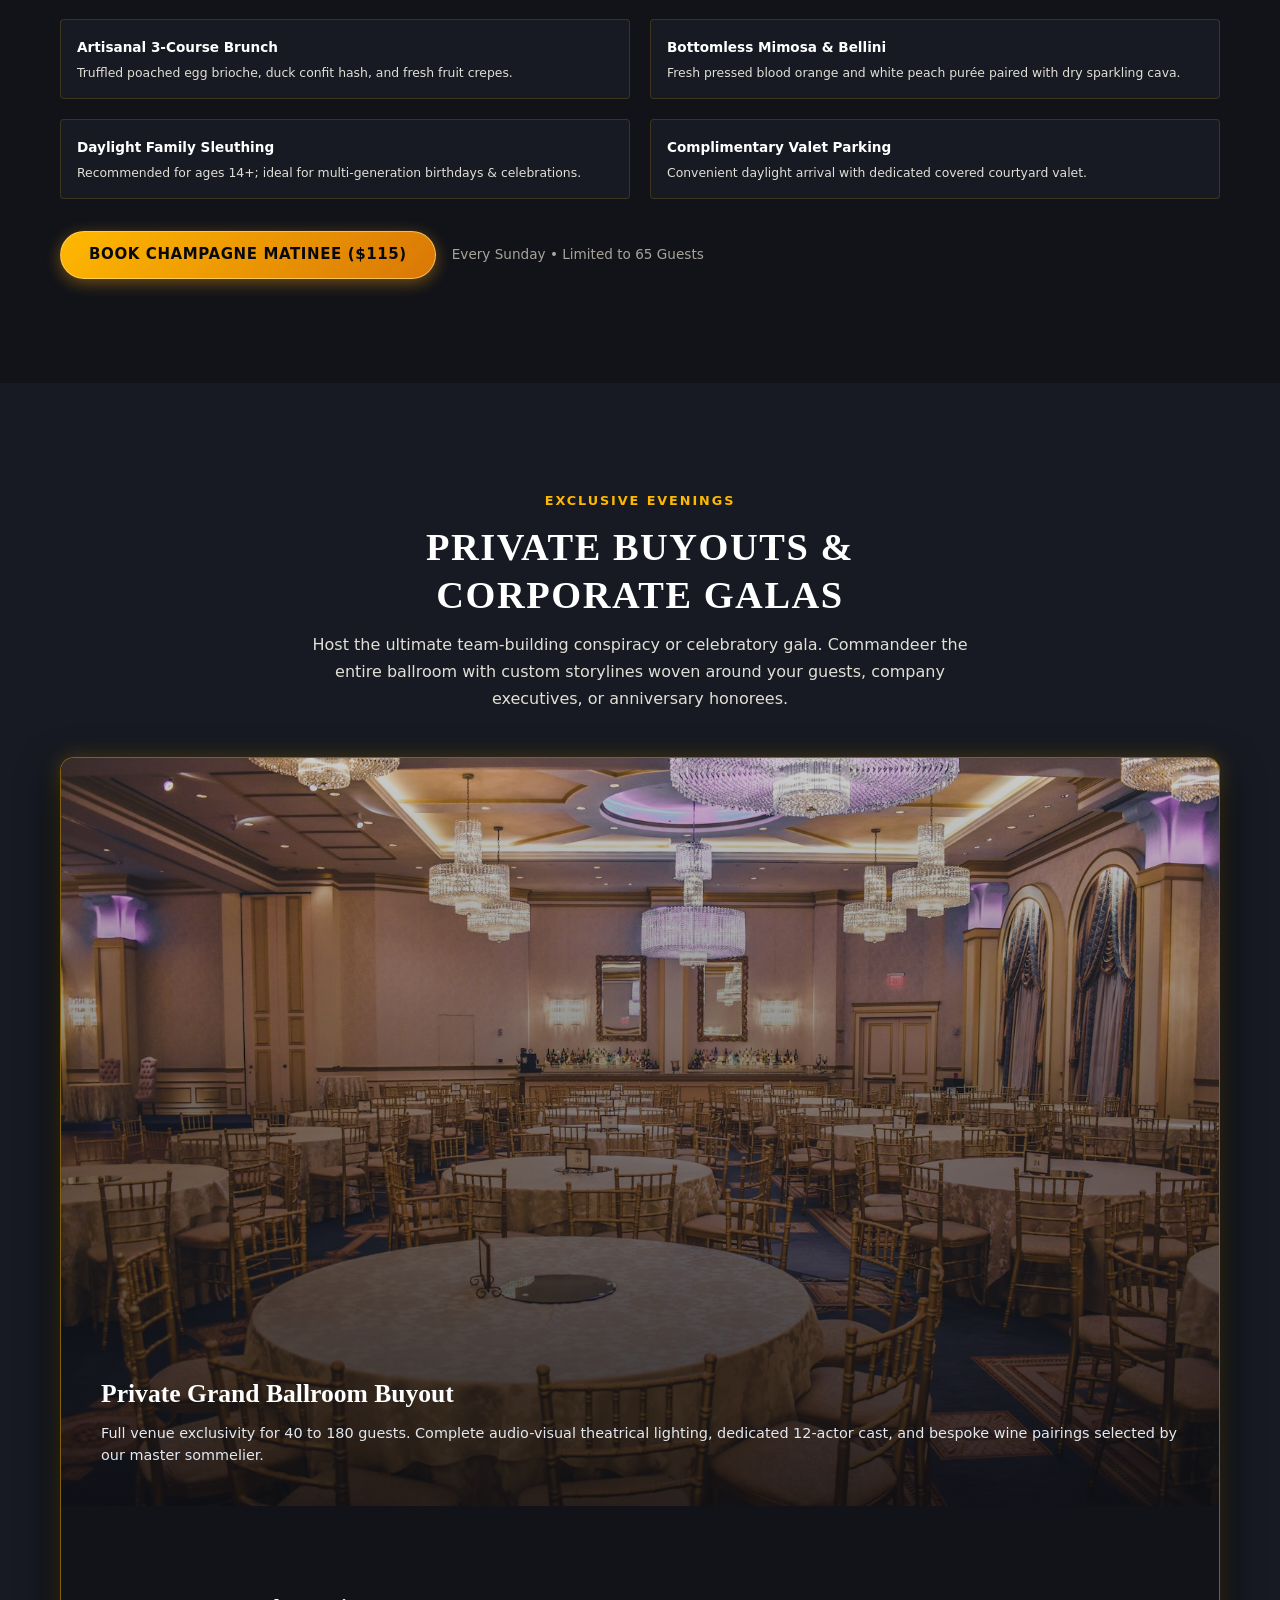
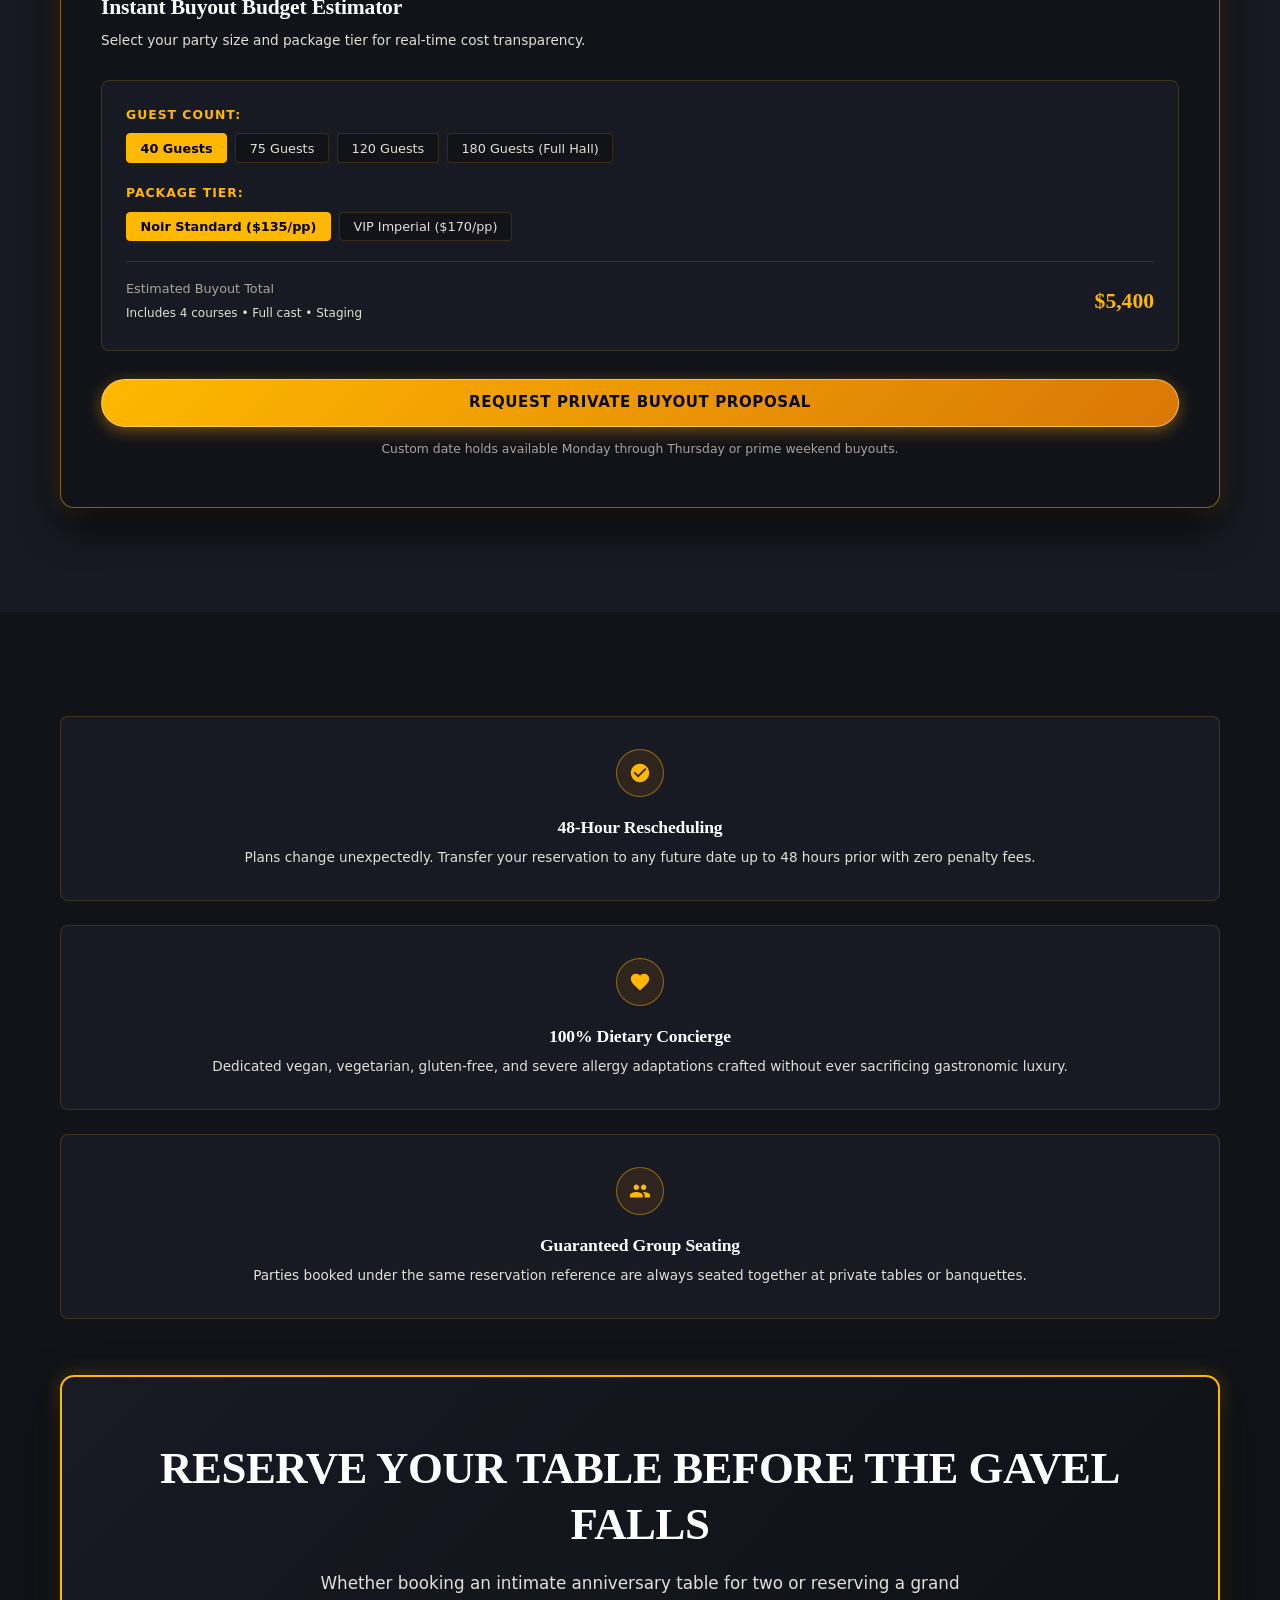
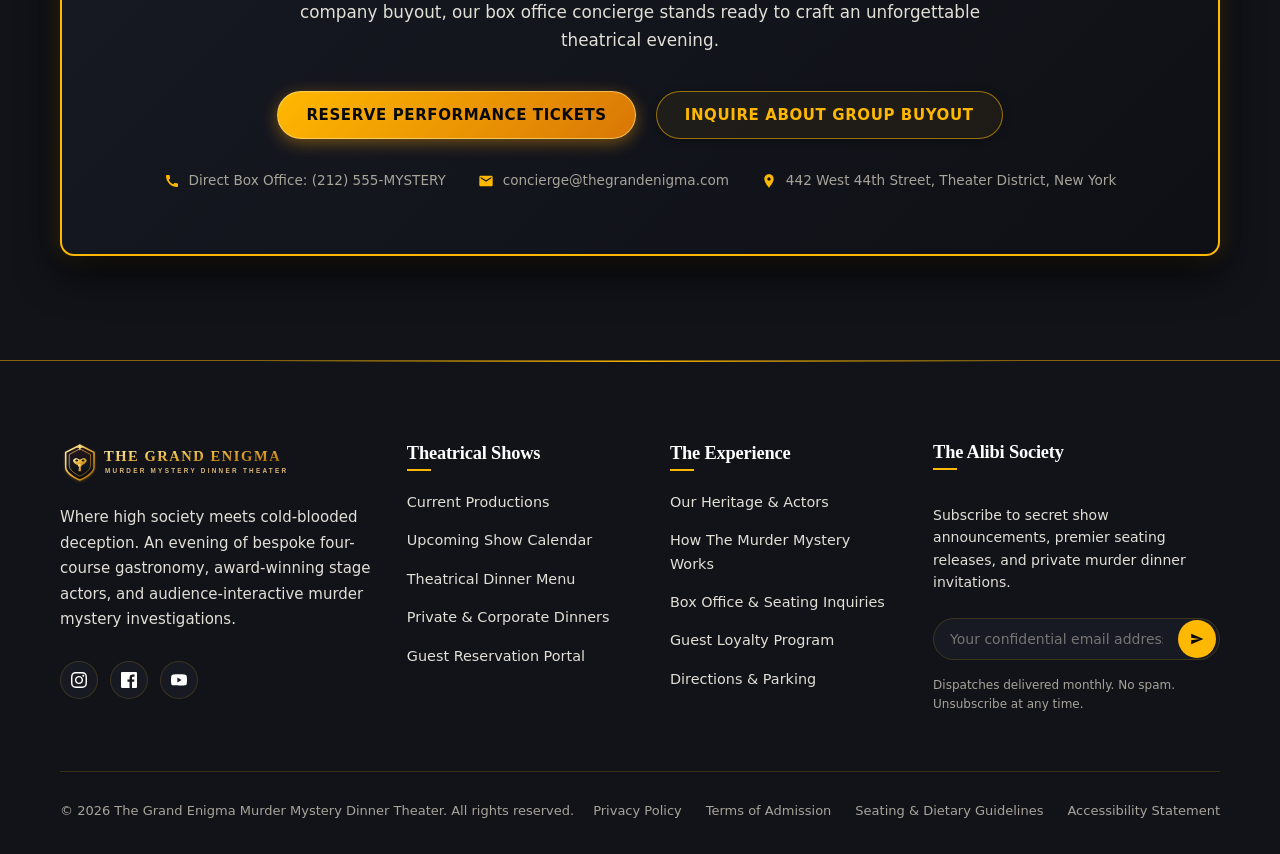
<file: calendar.html>
<!DOCTYPE html>
<html lang="en" data-theme="dark" dir="ltr">
<head>
  <meta charset="UTF-8">
  <meta name="viewport" content="width=device-width, initial-scale=1.0">
  <meta http-equiv="X-UA-Compatible" content="ie=edge">
  <title>Show Calendar & Performance Dates | The Grand Enigma</title>
  <meta name="description" content="Step into an immersive evening of suspense, fine dining, and live theatrical deception at The Grand Enigma Murder Mystery Dinner Theater.">
  <meta name="keywords" content="murder mystery dinner, dinner theater, live immersive theater, detective show, corporate mystery events, fine dining entertainment">
  
  <!-- Open Graph Meta -->
  <meta property="og:title" content="The Grand Enigma | Murder Mystery Dinner Theater">
  <meta property="og:description" content="An evening of fine dining, high intrigue, and theatrical deception. Can you identify the culprit before the final course?">
  <meta property="og:type" content="website">

  <!-- Favicon -->
  <link rel="icon" type="image/svg+xml" href="assets/images/branding/logo-emblem.svg">

  <!-- Stylesheets -->
  <link rel="stylesheet" href="assets/css/style.css?v=5.0">
  <link rel="stylesheet" href="assets/css/responsive.css?v=5.0">
</head>
<body>

  <!-- =========================================================================
       Page Preloader (Modern Luxury Mystery Loader)
       ========================================================================= -->
  <div id="pageLoader" class="page-loader" aria-hidden="true">
    <div class="page-loader-inner">
      <div class="loader-emblem-wrap">
        <div class="loader-pulse-ring"></div>
        <div class="loader-compass-ring"></div>
        <div class="loader-emblem">
          <svg viewBox="0 0 64 64" fill="none" class="loader-svg" xmlns="http://www.w3.org/2000/svg">
            <circle cx="32" cy="32" r="28" stroke="url(#loaderGoldGradCal)" stroke-width="2" stroke-dasharray="4 3" class="loader-orbit"/>
            <polygon points="32,8 39,25 56,32 39,39 32,56 25,39 8,32 25,25" fill="url(#loaderGoldGradCal)" opacity="0.9"/>
            <circle cx="32" cy="32" r="5" fill="#0D0A07" stroke="#C48D28" stroke-width="2"/>
            <defs>
              <linearGradient id="loaderGoldGradCal" x1="0%" y1="0%" x2="100%" y2="100%">
                <stop offset="0%" stop-color="#F3D17A"/>
                <stop offset="50%" stop-color="#C48D28"/>
                <stop offset="100%" stop-color="#8E6316"/>
              </linearGradient>
            </defs>
          </svg>
        </div>
      </div>
      <div class="loader-brand-title">THE GRAND ENIGMA</div>
      <div class="loader-status-text">Synchronizing Showtimes…</div>
      <div class="loader-bar-wrap">
        <div class="loader-bar-fill"></div>
      </div>
    </div>
  </div>



  <!-- =========================================================================
       2. Master Shared Header (Exactly 7 Main Items + Dashboard + Login)
       ========================================================================= -->
  <header class="master-header" id="masterHeader">
    <div class="container">
      <div class="navbar-container">

        <!-- Brand Logo -->
        <a href="index.html" class="navbar-brand" aria-label="The Grand Enigma Home">
          <img src="assets/images/branding/logo.svg" alt="The Grand Enigma Murder Mystery Dinner Theater" class="navbar-logo-img">
        </a>

        <!-- Main Desktop Navigation (Exactly 7 Main Items) -->
        <nav class="navbar-nav-wrapper" aria-label="Main Navigation">
          <ul class="navbar-nav">
            <!-- 1. Home (Dropdown) -->
            <li class="nav-item dropdown">
              <a href="index.html" class="nav-link dropdown-toggle" aria-expanded="false" aria-haspopup="true">
                <span>Home</span>
                <svg class="dropdown-chevron" viewBox="0 0 24 24" aria-hidden="true">
                  <path d="M7 10l5 5 5-5z"/>
                </svg>
              </a>
              <div class="dropdown-menu" role="menu">
                <a href="index.html" class="dropdown-item" role="menuitem">
                  <div class="dropdown-item-icon">I</div>
                  <div class="dropdown-item-text">
                    <span class="dropdown-item-title">Home 1: The Grand Enigma</span>
                    <span class="dropdown-item-sub">Cinematic Noir Atmosphere</span>
                  </div>
                </a>
                <a href="home-2.html" class="dropdown-item" role="menuitem">
                  <div class="dropdown-item-icon">II</div>
                  <div class="dropdown-item-text">
                    <span class="dropdown-item-title">Home 2: The Velvet Alibi</span>
                    <span class="dropdown-item-sub">Editorial Speakeasy Mystery</span>
                  </div>
                </a>
              </div>
            </li>

            <!-- 2. Our Story -->
            <li class="nav-item">
              <a href="story.html" class="nav-link">Our Story</a>
            </li>

            <!-- 3. Shows -->
            <li class="nav-item">
              <a href="shows.html" class="nav-link">Shows</a>
            </li>

            <!-- 4. Show Calendar -->
            <li class="nav-item">
              <a href="calendar.html" class="nav-link active">Show Calendar</a>
            </li>

            <!-- 5. Private & Corporate Events -->
            <li class="nav-item">
              <a href="events.html" class="nav-link">Events</a>
            </li>

            <!-- 6. Menu -->
            <li class="nav-item">
              <a href="menu.html" class="nav-link">Menu</a>
            </li>

            <!-- 7. Contact -->
            <li class="nav-item">
              <a href="contact.html" class="nav-link">Contact</a>
            </li>

            <!-- 8. Dashboard -->
            <li class="nav-item">
              <a href="dashboard.html" class="nav-link">Dashboard</a>
            </li>
          </ul>
        </nav>

        <!-- Navbar Actions: Theme, RTL, Login & Mobile Toggle -->
        <div class="navbar-actions">
          <!-- Theme Toggle (Light / Dark) -->
          <button type="button" class="toggle-btn theme-toggle-btn" aria-label="Toggle Color Theme" title="Toggle Light / Dark Mode">
            <svg viewBox="0 0 24 24" aria-hidden="true">
              <path d="M12 3a9 9 0 1 0 9 9c0-.46-.04-.92-.1-1.36a5.389 5.389 0 0 1-4.4 2.26 5.403 5.403 0 0 1-3.14-9.8c-.44-.06-.9-.1-1.36-.1z"/>
            </svg>
          </button>

          <!-- RTL / LTR Toggle -->
          <button type="button" class="toggle-btn rtl-toggle-btn" aria-label="Toggle Layout Direction" title="Toggle RTL / LTR">
            <span class="rtl-toggle-text">RTL</span>
          </button>

          <!-- Login (Separate Final Action Button) -->
          <a href="login.html" class="btn-nav-login" title="Guest Access">
            <span>Login</span>
          </a>

          <!-- Mobile Hamburger Toggle -->
          <button type="button" class="mobile-toggle" aria-label="Open Navigation Drawer" aria-expanded="false" aria-controls="mobileDrawer">
            <span class="hamburger-line"></span>
            <span class="hamburger-line"></span>
            <span class="hamburger-line"></span>
          </button>
        </div>

      </div>
    </div>
  </header>

  <!-- =========================================================================
       3. Mobile Navigation Drawer
       ========================================================================= -->
  <div class="mobile-drawer-backdrop" id="drawerBackdrop"></div>
  <aside class="mobile-drawer" id="mobileDrawer" aria-label="Mobile Navigation Menu">
    <div class="mobile-drawer-header">
      <img src="assets/images/branding/logo.svg" alt="The Grand Enigma" class="mobile-drawer-logo">
      <button type="button" class="mobile-close-btn" aria-label="Close Navigation Menu">
        <svg viewBox="0 0 24 24" aria-hidden="true">
          <path d="M19 6.41L17.59 5 12 10.59 6.41 5 5 6.41 10.59 12 5 17.59 6.41 19 12 13.41 17.59 19 19 17.59 13.41 12z"/>
        </svg>
      </button>
    </div>

    <!-- Mobile Nav Items (7 Main Items) -->
    <ul class="mobile-nav-list">
      <!-- 1. Home Accordion -->
      <li class="mobile-nav-item dropdown">
        <button type="button" class="mobile-dropdown-btn" aria-expanded="false">
          <span>1. Home</span>
          <svg viewBox="0 0 24 24" aria-hidden="true">
            <path d="M7 10l5 5 5-5z"/>
          </svg>
        </button>
        <div class="mobile-sub-menu">
          <a href="index.html" class="mobile-sub-link">Home 1: The Grand Enigma</a>
          <a href="home-2.html" class="mobile-sub-link">Home 2: The Velvet Alibi</a>
        </div>
      </li>

      <!-- 2. Our Story -->
      <li class="mobile-nav-item">
        <a href="story.html" class="mobile-nav-link">2. Our Story</a>
      </li>

      <!-- 3. Shows -->
      <li class="mobile-nav-item">
        <a href="shows.html" class="mobile-nav-link">3. Shows</a>
      </li>

      <!-- 4. Show Calendar -->
      <li class="mobile-nav-item active">
        <a href="calendar.html" class="mobile-nav-link">4. Show Calendar</a>
      </li>

      <!-- 5. Private & Corporate Events -->
      <li class="mobile-nav-item">
        <a href="events.html" class="mobile-nav-link">5. Events</a>
      </li>

      <!-- 6. Menu -->
      <li class="mobile-nav-item">
        <a href="menu.html" class="mobile-nav-link">6. Menu</a>
      </li>

      <!-- 7. Contact -->
      <li class="mobile-nav-item">
        <a href="contact.html" class="mobile-nav-link">7. Contact</a>
      </li>
    </ul>

    <!-- Mobile Action Buttons -->
    <div class="mobile-drawer-actions">
      <a href="dashboard.html" class="btn btn-secondary" style="width: 100%;">
        <svg width="16" height="16" viewBox="0 0 24 24" fill="var(--accent-gold)" aria-hidden="true">
          <path d="M5 16L3 5l5.5 5L12 4l3.5 6L21 5l-2 11H5zm14 3c0 .55-.45 1-1 1H6c-.55 0-1-.45-1-1v-1h14v1z"/>
        </svg>
        <span>Dashboard</span>
      </a>

      <a href="login.html" class="btn btn-primary" style="width: 100%;">
        <span>Login</span>
      </a>
    </div>
  </aside>

  <!-- =========================================================================
       4. Main Content — Phase 1 Foundation Verification & Showcase
       ========================================================================= -->
  <main id="mainContent">

    <!-- =========================================================================
         Section 1: Hero Repertoire Box Office & Instant Date Finder Search Widget
         ========================================================================= -->
    <section class="cal-hero-section" id="calendarHero">
      <div class="container">
        <div class="cal-hero-content">
          <div class="cal-hero-badge">
            <span class="live-pulse-dot" style="margin-right: 2px;"></span>
            <span>Live Box Office &amp; Seating Inventory &bull; 2026 Season</span>
          </div>
          <h1 class="cal-hero-title">THE REPERTOIRE CALENDAR &amp; BOX OFFICE</h1>
          <p class="cal-hero-lead">
            Select your evening of intrigue. Reserve private dining tables, secure speakeasy banquettes, 
            or explore exclusive Sunday champagne matinees across our active season repertoire. Paired with fine dining.
          </p>
          <div class="cal-hero-actions">
            <a href="#scheduleMatrix" class="btn btn-primary">
              <span>Explore Master Schedule</span>
              <svg width="16" height="16" viewBox="0 0 24 24" fill="currentColor">
                <path d="M12 4l-1.41 1.41L16.17 11H4v2h12.17l-5.58 5.59L12 20l8-8z" />
              </svg>
            </a>
            <a href="shows.html" class="btn btn-outline-gold">
              <span>View Repertoire Productions</span>
            </a>
          </div>
        </div>

        <!-- Live Box Office Stats Ribbon Strip -->
        <div class="cal-filter-ribbon-wrap">
          <div class="cal-chef-strip">
            <div class="cal-chef-item">
              <div class="cal-chef-icon">
                <svg viewBox="0 0 24 24"><path d="M19 3h-1V1h-2v2H8V1H6v2H5c-1.11 0-2 .9-2 2v14c0 1.1.89 2 2 2h14c1.1 0 2-.9 2-2V5c0-1.1-.9-2-2-2zm0 16H5V8h14v11z"/></svg>
              </div>
              <div>
                <div class="cal-chef-title">24 Soirées</div>
                <div class="cal-chef-desc">Scheduled Each Month</div>
              </div>
            </div>

            <div class="cal-chef-item">
              <div class="cal-chef-icon">
                <svg viewBox="0 0 24 24"><path d="M16 11c1.66 0 2.99-1.34 2.99-3S17.66 5 16 5c-1.66 0-3 1.34-3 3s1.34 3 3 3zm-8 0c1.66 0 2.99-1.34 2.99-3S9.66 5 8 5C6.34 5 5 6.34 5 8s1.34 3 3 3zm0 2c-2.33 0-7 1.17-7 3.5V19h14v-2.5c0-2.33-4.67-3.5-7-3.5zm8 0c-.29 0-.62.02-.97.05 1.16.84 1.97 1.97 1.97 3.45V19h6v-2.5c0-2.33-4.67-3.5-7-3.5z"/></svg>
              </div>
              <div>
                <div class="cal-chef-title">88 Guests</div>
                <div class="cal-chef-desc">Intimate Max Capacity</div>
              </div>
            </div>

            <div class="cal-chef-item">
              <div class="cal-chef-icon">
                <svg viewBox="0 0 24 24"><path d="M12 17.27L18.18 21l-1.64-7.03L22 9.24l-7.19-.61L12 2 9.19 8.63 2 9.24l5.46 4.73L5.82 21z"/></svg>
              </div>
              <div>
                <div class="cal-chef-title">4.97 / 5.0</div>
                <div class="cal-chef-desc">Guest Experience Rating</div>
              </div>
            </div>

            <div class="cal-chef-item">
              <div class="cal-chef-icon">
                <svg viewBox="0 0 24 24"><path d="M20 2H4c-1.1 0-2 .9-2 2v18l4-4h14c1.1 0 2-.9 2-2V4c0-1.1-.9-2-2-2z"/></svg>
              </div>
              <div>
                <div class="cal-chef-title">24/7 Concierge</div>
                <div class="cal-chef-desc">Dietary &amp; Seating Care</div>
              </div>
            </div>
          </div>
        </div>
      </div>
    </section>

    <!-- =========================================================================
         Section 2: Master Interactive Performance Schedule Matrix
         ========================================================================= -->
    <section class="cal-matrix-section" id="scheduleMatrix">
      <div class="container">
        <div class="section-header text-center">
          <span class="section-tag">Performance Dates</span>
          <h2 class="section-title">MASTER PRODUCTION SCHEDULE</h2>
          <p class="section-desc">
            Reserve your mystery dining soiree. Filter by theatrical production, choose between 
            our visual calendar cards or chronological agenda view, and secure verified table seating.
          </p>
        </div>

        <!-- Toolbar: Filters & View Switcher -->
        <div class="cal-matrix-toolbar">
          <div class="cal-filter-tabs">
            <button type="button" class="cal-filter-btn active" data-show="all">All Productions</button>
            <button type="button" class="cal-filter-btn" data-show="obsidian">The Obsidian Key</button>
            <button type="button" class="cal-filter-btn" data-show="manhattan">Midnight in Manhattan</button>
            <button type="button" class="cal-filter-btn" data-show="baron">The Baron's Last Toast</button>
          </div>

          <div class="cal-view-switch">
            <button type="button" class="cal-view-btn active" data-view="grid" aria-label="Grid View">
              <svg viewBox="0 0 24 24"><path d="M4 11h5V5H4v6zm0 7h5v-6H4v6zm6 0h5v-6h-5v6zm6 0h5v-6h-5v6zm-6-7h5V5h-5v6zm6-6v6h5V5h-5z"/></svg>
              <span>Grid View</span>
            </button>
            <button type="button" class="cal-view-btn" data-view="agenda" aria-label="Agenda View">
              <svg viewBox="0 0 24 24"><path d="M3 13h2v-2H3v2zm0 4h2v-2H3v2zm0-8h2V7H3v2zm4 4h14v-2H7v2zm0 4h14v-2H7v2zM7 7v2h14V7H7z"/></svg>
              <span>Agenda View</span>
            </button>
          </div>
        </div>

        <!-- View 1: Calendar Cards Grid (9 Verified Performance Dates - 3 Per Filter) -->
        <div class="cal-cards-grid" id="calGridView">
          <!-- Card 1: Obsidian 1 -->
          <article class="cal-card" data-show="obsidian">
            <div class="cal-card-top">
              <div class="cal-date-badge">
                <span class="cal-date-month">Oct</span>
                <span class="cal-date-day">16</span>
                <span class="cal-date-weekday">Fri</span>
              </div>
              <span class="cal-status-pill is-fast">Selling Fast</span>
            </div>
            <div class="cal-card-showtag">1920s Noir Gangland</div>
            <h3 class="cal-card-title">The Obsidian Key</h3>
            <div class="cal-card-meta">
              <div class="cal-meta-row">
                <svg viewBox="0 0 24 24"><path d="M11.99 2C6.47 2 2 6.48 2 12s4.47 10 9.99 10C17.52 22 22 17.52 22 12S17.52 2 11.99 2zM12 20c-4.42 0-8-3.58-8-8s3.58-8 8-8 8 3.58 8 8-3.58 8-8 8zm.5-13H11v6l5.25 3.15.75-1.23-4.5-2.67z"/></svg>
                <span>7:00 PM &bull; 3 Hours Duration</span>
              </div>
              <div class="cal-meta-row">
                <svg viewBox="0 0 24 24"><path d="M18.06 22.99h1.66c.84 0 1.53-.64 1.63-1.48L23 5.05h-5V1h-1.97v4.05h-4.97l.3 2.34c1.71.47 3.31 1.32 4.27 2.26 1.44 1.42 2.43 2.89 2.43 5.29v8.05zM1 21.99V21h15.03v.99c0 .55-.45 1-1 1H2c-.55 0-1-.45-1-1zm15.03-7c0-8-15.03-3-15.03-3v8.01h15.03v-5.01z"/></svg>
                <span>4-Course Speakeasy Tasting &amp; Pairing</span>
              </div>
              <div class="cal-meta-row">
                <svg viewBox="0 0 24 24"><path d="M12 2C8.13 2 5 5.13 5 9c0 5.25 7 13 7 13s7-7.75 7-13c0-3.87-3.13-7-7-7zm0 9.5c-1.38 0-2.5-1.12-2.5-2.5s1.12-2.5 2.5-2.5 2.5 1.12 2.5 2.5-1.12 2.5-2.5 2.5z"/></svg>
                <span>The Obsidian Ballroom &bull; Main Stage</span>
              </div>
            </div>
            <div class="cal-card-footer">
              <div class="cal-price-box">
                <span class="cal-price-val">$135</span>
                <span class="cal-price-note">per guest &bull; all-inclusive</span>
              </div>
              <a href="contact.html?date=2026-10-16&show=obsidian" class="btn btn-primary btn-sm">Reserve Table</a>
            </div>
          </article>

          <!-- Card 2: Manhattan 1 -->
          <article class="cal-card" data-show="manhattan">
            <div class="cal-card-top">
              <div class="cal-date-badge">
                <span class="cal-date-month">Oct</span>
                <span class="cal-date-day">17</span>
                <span class="cal-date-weekday">Sat</span>
              </div>
              <span class="cal-status-pill is-urgent">Last 3 Tables</span>
            </div>
            <div class="cal-card-showtag">Art Deco High Society</div>
            <h3 class="cal-card-title">Midnight in Manhattan</h3>
            <div class="cal-card-meta">
              <div class="cal-meta-row">
                <svg viewBox="0 0 24 24"><path d="M11.99 2C6.47 2 2 6.48 2 12s4.47 10 9.99 10C17.52 22 22 17.52 22 12S17.52 2 11.99 2zM12 20c-4.42 0-8-3.58-8-8s3.58-8 8-8 8 3.58 8 8-3.58 8-8 8zm.5-13H11v6l5.25 3.15.75-1.23-4.5-2.67z"/></svg>
                <span>7:00 PM &bull; 3.25 Hours Duration</span>
              </div>
              <div class="cal-meta-row">
                <svg viewBox="0 0 24 24"><path d="M18.06 22.99h1.66c.84 0 1.53-.64 1.63-1.48L23 5.05h-5V1h-1.97v4.05h-4.97l.3 2.34c1.71.47 3.31 1.32 4.27 2.26 1.44 1.42 2.43 2.89 2.43 5.29v8.05zM1 21.99V21h15.03v.99c0 .55-.45 1-1 1H2c-.55 0-1-.45-1-1zm15.03-7c0-8-15.03-3-15.03-3v8.01h15.03v-5.01z"/></svg>
                <span>4-Course Black Tie Filet Mignon Dinner</span>
              </div>
              <div class="cal-meta-row">
                <svg viewBox="0 0 24 24"><path d="M12 2C8.13 2 5 5.13 5 9c0 5.25 7 13 7 13s7-7.75 7-13c0-3.87-3.13-7-7-7zm0 9.5c-1.38 0-2.5-1.12-2.5-2.5s1.12-2.5 2.5-2.5 2.5 1.12 2.5 2.5-1.12 2.5-2.5 2.5z"/></svg>
                <span>Skyline Penthouse Salon</span>
              </div>
            </div>
            <div class="cal-card-footer">
              <div class="cal-price-box">
                <span class="cal-price-val">$148</span>
                <span class="cal-price-note">per guest &bull; gala seating</span>
              </div>
              <a href="contact.html?date=2026-10-17&show=manhattan" class="btn btn-primary btn-sm">Reserve Table</a>
            </div>
          </article>

          <!-- Card 3: Baron 1 -->
          <article class="cal-card" data-show="baron">
            <div class="cal-card-top">
              <div class="cal-date-badge">
                <span class="cal-date-month">Oct</span>
                <span class="cal-date-day">23</span>
                <span class="cal-date-weekday">Fri</span>
              </div>
              <span class="cal-status-pill is-available">Available</span>
            </div>
            <div class="cal-card-showtag">Venetian Gothic Masquerade</div>
            <h3 class="cal-card-title">The Baron's Last Toast</h3>
            <div class="cal-card-meta">
              <div class="cal-meta-row">
                <svg viewBox="0 0 24 24"><path d="M11.99 2C6.47 2 2 6.48 2 12s4.47 10 9.99 10C17.52 22 22 17.52 22 12S17.52 2 11.99 2zM12 20c-4.42 0-8-3.58-8-8s3.58-8 8-8 8 3.58 8 8-3.58 8-8 8zm.5-13H11v6l5.25 3.15.75-1.23-4.5-2.67z"/></svg>
                <span>7:00 PM &bull; 3 Hours Duration</span>
              </div>
              <div class="cal-meta-row">
                <svg viewBox="0 0 24 24"><path d="M18.06 22.99h1.66c.84 0 1.53-.64 1.63-1.48L23 5.05h-5V1h-1.97v4.05h-4.97l.3 2.34c1.71.47 3.31 1.32 4.27 2.26 1.44 1.42 2.43 2.89 2.43 5.29v8.05zM1 21.99V21h15.03v.99c0 .55-.45 1-1 1H2c-.55 0-1-.45-1-1zm15.03-7c0-8-15.03-3-15.03-3v8.01h15.03v-5.01z"/></svg>
                <span>4-Course Northern Italian Feast &amp; Chianti</span>
              </div>
              <div class="cal-meta-row">
                <svg viewBox="0 0 24 24"><path d="M12 2C8.13 2 5 5.13 5 9c0 5.25 7 13 7 13s7-7.75 7-13c0-3.87-3.13-7-7-7zm0 9.5c-1.38 0-2.5-1.12-2.5-2.5s1.12-2.5 2.5-2.5 2.5 1.12 2.5 2.5-1.12 2.5-2.5 2.5z"/></svg>
                <span>The Venetian Crypt &bull; Vaulted Hall</span>
              </div>
            </div>
            <div class="cal-card-footer">
              <div class="cal-price-box">
                <span class="cal-price-val">$140</span>
                <span class="cal-price-note">per guest &bull; mask included</span>
              </div>
              <a href="contact.html?date=2026-10-23&show=baron" class="btn btn-primary btn-sm">Reserve Table</a>
            </div>
          </article>

          <!-- Card 4: Obsidian 2 -->
          <article class="cal-card" data-show="obsidian">
            <div class="cal-card-top">
              <div class="cal-date-badge">
                <span class="cal-date-month">Oct</span>
                <span class="cal-date-day">24</span>
                <span class="cal-date-weekday">Sat</span>
              </div>
              <span class="cal-status-pill is-fast">Selling Fast</span>
            </div>
            <div class="cal-card-showtag">1920s Noir Gangland</div>
            <h3 class="cal-card-title">The Obsidian Key</h3>
            <div class="cal-card-meta">
              <div class="cal-meta-row">
                <svg viewBox="0 0 24 24"><path d="M11.99 2C6.47 2 2 6.48 2 12s4.47 10 9.99 10C17.52 22 22 17.52 22 12S17.52 2 11.99 2zM12 20c-4.42 0-8-3.58-8-8s3.58-8 8-8 8 3.58 8 8-3.58 8-8 8zm.5-13H11v6l5.25 3.15.75-1.23-4.5-2.67z"/></svg>
                <span>7:00 PM &bull; 3 Hours Duration</span>
              </div>
              <div class="cal-meta-row">
                <svg viewBox="0 0 24 24"><path d="M18.06 22.99h1.66c.84 0 1.53-.64 1.63-1.48L23 5.05h-5V1h-1.97v4.05h-4.97l.3 2.34c1.71.47 3.31 1.32 4.27 2.26 1.44 1.42 2.43 2.89 2.43 5.29v8.05zM1 21.99V21h15.03v.99c0 .55-.45 1-1 1H2c-.55 0-1-.45-1-1zm15.03-7c0-8-15.03-3-15.03-3v8.01h15.03v-5.01z"/></svg>
                <span>4-Course Speakeasy Tasting &amp; Pairing</span>
              </div>
              <div class="cal-meta-row">
                <svg viewBox="0 0 24 24"><path d="M12 2C8.13 2 5 5.13 5 9c0 5.25 7 13 7 13s7-7.75 7-13c0-3.87-3.13-7-7-7zm0 9.5c-1.38 0-2.5-1.12-2.5-2.5s1.12-2.5 2.5-2.5 2.5 1.12 2.5 2.5-1.12 2.5-2.5 2.5z"/></svg>
                <span>The Obsidian Ballroom &bull; Main Stage</span>
              </div>
            </div>
            <div class="cal-card-footer">
              <div class="cal-price-box">
                <span class="cal-price-val">$135</span>
                <span class="cal-price-note">per guest &bull; all-inclusive</span>
              </div>
              <a href="contact.html?date=2026-10-24&show=obsidian" class="btn btn-primary btn-sm">Reserve Table</a>
            </div>
          </article>

          <!-- Card 5: Manhattan 2 -->
          <article class="cal-card" data-show="manhattan">
            <div class="cal-card-top">
              <div class="cal-date-badge">
                <span class="cal-date-month">Oct</span>
                <span class="cal-date-day">30</span>
                <span class="cal-date-weekday">Fri</span>
              </div>
              <span class="cal-status-pill is-urgent">Last 2 Tables</span>
            </div>
            <div class="cal-card-showtag">Art Deco High Society</div>
            <h3 class="cal-card-title">Midnight in Manhattan</h3>
            <div class="cal-card-meta">
              <div class="cal-meta-row">
                <svg viewBox="0 0 24 24"><path d="M11.99 2C6.47 2 2 6.48 2 12s4.47 10 9.99 10C17.52 22 22 17.52 22 12S17.52 2 11.99 2zM12 20c-4.42 0-8-3.58-8-8s3.58-8 8-8 8 3.58 8 8-3.58 8-8 8zm.5-13H11v6l5.25 3.15.75-1.23-4.5-2.67z"/></svg>
                <span>7:00 PM &bull; 3.25 Hours Duration</span>
              </div>
              <div class="cal-meta-row">
                <svg viewBox="0 0 24 24"><path d="M18.06 22.99h1.66c.84 0 1.53-.64 1.63-1.48L23 5.05h-5V1h-1.97v4.05h-4.97l.3 2.34c1.71.47 3.31 1.32 4.27 2.26 1.44 1.42 2.43 2.89 2.43 5.29v8.05zM1 21.99V21h15.03v.99c0 .55-.45 1-1 1H2c-.55 0-1-.45-1-1zm15.03-7c0-8-15.03-3-15.03-3v8.01h15.03v-5.01z"/></svg>
                <span>4-Course Black Tie Filet Mignon Dinner</span>
              </div>
              <div class="cal-meta-row">
                <svg viewBox="0 0 24 24"><path d="M12 2C8.13 2 5 5.13 5 9c0 5.25 7 13 7 13s7-7.75 7-13c0-3.87-3.13-7-7-7zm0 9.5c-1.38 0-2.5-1.12-2.5-2.5s1.12-2.5 2.5-2.5 2.5 1.12 2.5 2.5-1.12 2.5-2.5 2.5z"/></svg>
                <span>Skyline Penthouse Salon</span>
              </div>
            </div>
            <div class="cal-card-footer">
              <div class="cal-price-box">
                <span class="cal-price-val">$148</span>
                <span class="cal-price-note">per guest &bull; gala seating</span>
              </div>
              <a href="contact.html?date=2026-10-30&show=manhattan" class="btn btn-primary btn-sm">Reserve Table</a>
            </div>
          </article>

          <!-- Card 6: Baron 2 -->
          <article class="cal-card" data-show="baron">
            <div class="cal-card-top">
              <div class="cal-date-badge">
                <span class="cal-date-month">Oct</span>
                <span class="cal-date-day">31</span>
                <span class="cal-date-weekday">Sat</span>
              </div>
              <span class="cal-status-pill is-waitlist">Waitlist Only</span>
            </div>
            <div class="cal-card-showtag">Halloween Masquerade Special</div>
            <h3 class="cal-card-title">The Baron's Last Toast</h3>
            <div class="cal-card-meta">
              <div class="cal-meta-row">
                <svg viewBox="0 0 24 24"><path d="M11.99 2C6.47 2 2 6.48 2 12s4.47 10 9.99 10C17.52 22 22 17.52 22 12S17.52 2 11.99 2zM12 20c-4.42 0-8-3.58-8-8s3.58-8 8-8 8 3.58 8 8-3.58 8-8 8zm.5-13H11v6l5.25 3.15.75-1.23-4.5-2.67z"/></svg>
                <span>7:00 PM &bull; 3.5 Hours Duration</span>
              </div>
              <div class="cal-meta-row">
                <svg viewBox="0 0 24 24"><path d="M18.06 22.99h1.66c.84 0 1.53-.64 1.63-1.48L23 5.05h-5V1h-1.97v4.05h-4.97l.3 2.34c1.71.47 3.31 1.32 4.27 2.26 1.44 1.42 2.43 2.89 2.43 5.29v8.05zM1 21.99V21h15.03v.99c0 .55-.45 1-1 1H2c-.55 0-1-.45-1-1zm15.03-7c0-8-15.03-3-15.03-3v8.01h15.03v-5.01z"/></svg>
                <span>5-Course Venetian Crypt Tasting Gala</span>
              </div>
              <div class="cal-meta-row">
                <svg viewBox="0 0 24 24"><path d="M12 2C8.13 2 5 5.13 5 9c0 5.25 7 13 7 13s7-7.75 7-13c0-3.87-3.13-7-7-7zm0 9.5c-1.38 0-2.5-1.12-2.5-2.5s1.12-2.5 2.5-2.5 2.5 1.12 2.5 2.5-1.12 2.5-2.5 2.5z"/></svg>
                <span>The Venetian Crypt &bull; Vaulted Hall</span>
              </div>
            </div>
            <div class="cal-card-footer">
              <div class="cal-price-box">
                <span class="cal-price-val">$165</span>
                <span class="cal-price-note">sold out &bull; waitlist active</span>
              </div>
              <a href="contact.html?date=2026-10-31&show=baron" class="btn btn-secondary btn-sm">Join Waitlist</a>
            </div>
          </article>

          <!-- Card 7: Obsidian 3 -->
          <article class="cal-card" data-show="obsidian">
            <div class="cal-card-top">
              <div class="cal-date-badge">
                <span class="cal-date-month">Nov</span>
                <span class="cal-date-day">06</span>
                <span class="cal-date-weekday">Fri</span>
              </div>
              <span class="cal-status-pill is-available">Available</span>
            </div>
            <div class="cal-card-showtag">1920s Noir Gangland</div>
            <h3 class="cal-card-title">The Obsidian Key</h3>
            <div class="cal-card-meta">
              <div class="cal-meta-row">
                <svg viewBox="0 0 24 24"><path d="M11.99 2C6.47 2 2 6.48 2 12s4.47 10 9.99 10C17.52 22 22 17.52 22 12S17.52 2 11.99 2zM12 20c-4.42 0-8-3.58-8-8s3.58-8 8-8 8 3.58 8 8-3.58 8-8 8zm.5-13H11v6l5.25 3.15.75-1.23-4.5-2.67z"/></svg>
                <span>7:00 PM &bull; 3 Hours Duration</span>
              </div>
              <div class="cal-meta-row">
                <svg viewBox="0 0 24 24"><path d="M18.06 22.99h1.66c.84 0 1.53-.64 1.63-1.48L23 5.05h-5V1h-1.97v4.05h-4.97l.3 2.34c1.71.47 3.31 1.32 4.27 2.26 1.44 1.42 2.43 2.89 2.43 5.29v8.05zM1 21.99V21h15.03v.99c0 .55-.45 1-1 1H2c-.55 0-1-.45-1-1zm15.03-7c0-8-15.03-3-15.03-3v8.01h15.03v-5.01z"/></svg>
                <span>4-Course Speakeasy Tasting &amp; Pairing</span>
              </div>
              <div class="cal-meta-row">
                <svg viewBox="0 0 24 24"><path d="M12 2C8.13 2 5 5.13 5 9c0 5.25 7 13 7 13s7-7.75 7-13c0-3.87-3.13-7-7-7zm0 9.5c-1.38 0-2.5-1.12-2.5-2.5s1.12-2.5 2.5-2.5 2.5 1.12 2.5 2.5-1.12 2.5-2.5 2.5z"/></svg>
                <span>The Obsidian Ballroom &bull; Main Stage</span>
              </div>
            </div>
            <div class="cal-card-footer">
              <div class="cal-price-box">
                <span class="cal-price-val">$135</span>
                <span class="cal-price-note">per guest &bull; all-inclusive</span>
              </div>
              <a href="contact.html?date=2026-11-06&show=obsidian" class="btn btn-primary btn-sm">Reserve Table</a>
            </div>
          </article>

          <!-- Card 8: Manhattan 3 -->
          <article class="cal-card" data-show="manhattan">
            <div class="cal-card-top">
              <div class="cal-date-badge">
                <span class="cal-date-month">Nov</span>
                <span class="cal-date-day">07</span>
                <span class="cal-date-weekday">Sat</span>
              </div>
              <span class="cal-status-pill is-available">Available</span>
            </div>
            <div class="cal-card-showtag">Art Deco High Society</div>
            <h3 class="cal-card-title">Midnight in Manhattan</h3>
            <div class="cal-card-meta">
              <div class="cal-meta-row">
                <svg viewBox="0 0 24 24"><path d="M11.99 2C6.47 2 2 6.48 2 12s4.47 10 9.99 10C17.52 22 22 17.52 22 12S17.52 2 11.99 2zM12 20c-4.42 0-8-3.58-8-8s3.58-8 8-8 8 3.58 8 8-3.58 8-8 8zm.5-13H11v6l5.25 3.15.75-1.23-4.5-2.67z"/></svg>
                <span>7:00 PM &bull; 3.25 Hours Duration</span>
              </div>
              <div class="cal-meta-row">
                <svg viewBox="0 0 24 24"><path d="M18.06 22.99h1.66c.84 0 1.53-.64 1.63-1.48L23 5.05h-5V1h-1.97v4.05h-4.97l.3 2.34c1.71.47 3.31 1.32 4.27 2.26 1.44 1.42 2.43 2.89 2.43 5.29v8.05zM1 21.99V21h15.03v.99c0 .55-.45 1-1 1H2c-.55 0-1-.45-1-1zm15.03-7c0-8-15.03-3-15.03-3v8.01h15.03v-5.01z"/></svg>
                <span>4-Course Black Tie Filet Mignon Dinner</span>
              </div>
              <div class="cal-meta-row">
                <svg viewBox="0 0 24 24"><path d="M12 2C8.13 2 5 5.13 5 9c0 5.25 7 13 7 13s7-7.75 7-13c0-3.87-3.13-7-7-7zm0 9.5c-1.38 0-2.5-1.12-2.5-2.5s1.12-2.5 2.5-2.5 2.5 1.12 2.5 2.5-1.12 2.5-2.5 2.5z"/></svg>
                <span>Skyline Penthouse Salon</span>
              </div>
            </div>
            <div class="cal-card-footer">
              <div class="cal-price-box">
                <span class="cal-price-val">$148</span>
                <span class="cal-price-note">per guest &bull; gala seating</span>
              </div>
              <a href="contact.html?date=2026-11-07&show=manhattan" class="btn btn-primary btn-sm">Reserve Table</a>
            </div>
          </article>

          <!-- Card 9: Baron 3 -->
          <article class="cal-card" data-show="baron">
            <div class="cal-card-top">
              <div class="cal-date-badge">
                <span class="cal-date-month">Nov</span>
                <span class="cal-date-day">13</span>
                <span class="cal-date-weekday">Fri</span>
              </div>
              <span class="cal-status-pill is-available">Available</span>
            </div>
            <div class="cal-card-showtag">Venetian Gothic Masquerade</div>
            <h3 class="cal-card-title">The Baron's Last Toast</h3>
            <div class="cal-card-meta">
              <div class="cal-meta-row">
                <svg viewBox="0 0 24 24"><path d="M11.99 2C6.47 2 2 6.48 2 12s4.47 10 9.99 10C17.52 22 22 17.52 22 12S17.52 2 11.99 2zM12 20c-4.42 0-8-3.58-8-8s3.58-8 8-8 8 3.58 8 8-3.58 8-8 8zm.5-13H11v6l5.25 3.15.75-1.23-4.5-2.67z"/></svg>
                <span>7:00 PM &bull; 3 Hours Duration</span>
              </div>
              <div class="cal-meta-row">
                <svg viewBox="0 0 24 24"><path d="M18.06 22.99h1.66c.84 0 1.53-.64 1.63-1.48L23 5.05h-5V1h-1.97v4.05h-4.97l.3 2.34c1.71.47 3.31 1.32 4.27 2.26 1.44 1.42 2.43 2.89 2.43 5.29v8.05zM1 21.99V21h15.03v.99c0 .55-.45 1-1 1H2c-.55 0-1-.45-1-1zm15.03-7c0-8-15.03-3-15.03-3v8.01h15.03v-5.01z"/></svg>
                <span>4-Course Northern Italian Feast &amp; Chianti</span>
              </div>
              <div class="cal-meta-row">
                <svg viewBox="0 0 24 24"><path d="M12 2C8.13 2 5 5.13 5 9c0 5.25 7 13 7 13s7-7.75 7-13c0-3.87-3.13-7-7-7zm0 9.5c-1.38 0-2.5-1.12-2.5-2.5s1.12-2.5 2.5-2.5 2.5 1.12 2.5 2.5-1.12 2.5-2.5 2.5z"/></svg>
                <span>The Venetian Crypt &bull; Vaulted Hall</span>
              </div>
            </div>
            <div class="cal-card-footer">
              <div class="cal-price-box">
                <span class="cal-price-val">$140</span>
                <span class="cal-price-note">per guest &bull; mask included</span>
              </div>
              <a href="contact.html?date=2026-11-13&show=baron" class="btn btn-primary btn-sm">Reserve Table</a>
            </div>
          </article>
        </div>

        <!-- View 2: Chronological Agenda List (3 Per Filter - 9 Total Rows) -->
        <div class="cal-agenda-view" id="calAgendaView">
          <!-- Row 1: Obsidian -->
          <div class="cal-agenda-row" data-show="obsidian">
            <div class="cal-date-badge">
              <span class="cal-date-month">Oct</span>
              <span class="cal-date-day">16</span>
              <span class="cal-date-weekday">Fri</span>
            </div>
            <div>
              <div class="cal-card-showtag">1920s Noir Gangland</div>
              <h3 style="font-size: 1.15rem; margin-bottom: 0.25rem;">The Obsidian Key</h3>
              <span style="font-size: 0.8rem; color: var(--text-muted);">The Obsidian Ballroom &bull; 7:00 PM</span>
            </div>
            <div>
              <span style="font-size: 0.825rem; color: var(--text-secondary);">4-Course Speakeasy Tasting</span>
            </div>
            <div>
              <span class="cal-status-pill is-fast">Selling Fast</span>
            </div>
            <div style="text-align: right;">
              <a href="contact.html?date=2026-10-16&show=obsidian" class="btn btn-primary btn-sm">Book $135</a>
            </div>
          </div>

          <!-- Row 2: Manhattan -->
          <div class="cal-agenda-row" data-show="manhattan">
            <div class="cal-date-badge">
              <span class="cal-date-month">Oct</span>
              <span class="cal-date-day">17</span>
              <span class="cal-date-weekday">Sat</span>
            </div>
            <div>
              <div class="cal-card-showtag">Art Deco High Society</div>
              <h3 style="font-size: 1.15rem; margin-bottom: 0.25rem;">Midnight in Manhattan</h3>
              <span style="font-size: 0.8rem; color: var(--text-muted);">Skyline Penthouse Salon &bull; 7:00 PM</span>
            </div>
            <div>
              <span style="font-size: 0.825rem; color: var(--text-secondary);">4-Course Filet Mignon Gala</span>
            </div>
            <div>
              <span class="cal-status-pill is-urgent">Last 3 Tables</span>
            </div>
            <div style="text-align: right;">
              <a href="contact.html?date=2026-10-17&show=manhattan" class="btn btn-primary btn-sm">Book $148</a>
            </div>
          </div>

          <!-- Row 3: Baron -->
          <div class="cal-agenda-row" data-show="baron">
            <div class="cal-date-badge">
              <span class="cal-date-month">Oct</span>
              <span class="cal-date-day">23</span>
              <span class="cal-date-weekday">Fri</span>
            </div>
            <div>
              <div class="cal-card-showtag">Venetian Gothic Masquerade</div>
              <h3 style="font-size: 1.15rem; margin-bottom: 0.25rem;">The Baron's Last Toast</h3>
              <span style="font-size: 0.8rem; color: var(--text-muted);">The Venetian Crypt &bull; 7:00 PM</span>
            </div>
            <div>
              <span style="font-size: 0.825rem; color: var(--text-secondary);">4-Course Italian Feast &amp; Wine</span>
            </div>
            <div>
              <span class="cal-status-pill is-available">Available</span>
            </div>
            <div style="text-align: right;">
              <a href="contact.html?date=2026-10-23&show=baron" class="btn btn-primary btn-sm">Book $140</a>
            </div>
          </div>

          <!-- Row 4: Obsidian -->
          <div class="cal-agenda-row" data-show="obsidian">
            <div class="cal-date-badge">
              <span class="cal-date-month">Oct</span>
              <span class="cal-date-day">24</span>
              <span class="cal-date-weekday">Sat</span>
            </div>
            <div>
              <div class="cal-card-showtag">1920s Noir Gangland</div>
              <h3 style="font-size: 1.15rem; margin-bottom: 0.25rem;">The Obsidian Key</h3>
              <span style="font-size: 0.8rem; color: var(--text-muted);">The Obsidian Ballroom &bull; 7:00 PM</span>
            </div>
            <div>
              <span style="font-size: 0.825rem; color: var(--text-secondary);">4-Course Speakeasy Tasting</span>
            </div>
            <div>
              <span class="cal-status-pill is-fast">Selling Fast</span>
            </div>
            <div style="text-align: right;">
              <a href="contact.html?date=2026-10-24&show=obsidian" class="btn btn-primary btn-sm">Book $135</a>
            </div>
          </div>

          <!-- Row 5: Manhattan -->
          <div class="cal-agenda-row" data-show="manhattan">
            <div class="cal-date-badge">
              <span class="cal-date-month">Oct</span>
              <span class="cal-date-day">30</span>
              <span class="cal-date-weekday">Fri</span>
            </div>
            <div>
              <div class="cal-card-showtag">Art Deco High Society</div>
              <h3 style="font-size: 1.15rem; margin-bottom: 0.25rem;">Midnight in Manhattan</h3>
              <span style="font-size: 0.8rem; color: var(--text-muted);">Skyline Penthouse Salon &bull; 7:00 PM</span>
            </div>
            <div>
              <span style="font-size: 0.825rem; color: var(--text-secondary);">4-Course Filet Mignon Gala</span>
            </div>
            <div>
              <span class="cal-status-pill is-urgent">Last 2 Tables</span>
            </div>
            <div style="text-align: right;">
              <a href="contact.html?date=2026-10-30&show=manhattan" class="btn btn-primary btn-sm">Book $148</a>
            </div>
          </div>

          <!-- Row 6: Baron -->
          <div class="cal-agenda-row" data-show="baron">
            <div class="cal-date-badge">
              <span class="cal-date-month">Oct</span>
              <span class="cal-date-day">31</span>
              <span class="cal-date-weekday">Sat</span>
            </div>
            <div>
              <div class="cal-card-showtag">Halloween Masquerade Special</div>
              <h3 style="font-size: 1.15rem; margin-bottom: 0.25rem;">The Baron's Last Toast</h3>
              <span style="font-size: 0.8rem; color: var(--text-muted);">The Venetian Crypt &bull; 7:00 PM</span>
            </div>
            <div>
              <span style="font-size: 0.825rem; color: var(--text-secondary);">5-Course Venetian Gala</span>
            </div>
            <div>
              <span class="cal-status-pill is-waitlist">Waitlist Only</span>
            </div>
            <div style="text-align: right;">
              <a href="contact.html?date=2026-10-31&show=baron" class="btn btn-secondary btn-sm">Waitlist $165</a>
            </div>
          </div>

          <!-- Row 7: Obsidian -->
          <div class="cal-agenda-row" data-show="obsidian">
            <div class="cal-date-badge">
              <span class="cal-date-month">Nov</span>
              <span class="cal-date-day">06</span>
              <span class="cal-date-weekday">Fri</span>
            </div>
            <div>
              <div class="cal-card-showtag">1920s Noir Gangland</div>
              <h3 style="font-size: 1.15rem; margin-bottom: 0.25rem;">The Obsidian Key</h3>
              <span style="font-size: 0.8rem; color: var(--text-muted);">The Obsidian Ballroom &bull; 7:00 PM</span>
            </div>
            <div>
              <span style="font-size: 0.825rem; color: var(--text-secondary);">4-Course Speakeasy Tasting</span>
            </div>
            <div>
              <span class="cal-status-pill is-available">Available</span>
            </div>
            <div style="text-align: right;">
              <a href="contact.html?date=2026-11-06&show=obsidian" class="btn btn-primary btn-sm">Book $135</a>
            </div>
          </div>

          <!-- Row 8: Manhattan -->
          <div class="cal-agenda-row" data-show="manhattan">
            <div class="cal-date-badge">
              <span class="cal-date-month">Nov</span>
              <span class="cal-date-day">07</span>
              <span class="cal-date-weekday">Sat</span>
            </div>
            <div>
              <div class="cal-card-showtag">Art Deco High Society</div>
              <h3 style="font-size: 1.15rem; margin-bottom: 0.25rem;">Midnight in Manhattan</h3>
              <span style="font-size: 0.8rem; color: var(--text-muted);">Skyline Penthouse Salon &bull; 7:00 PM</span>
            </div>
            <div>
              <span style="font-size: 0.825rem; color: var(--text-secondary);">4-Course Filet Mignon Gala</span>
            </div>
            <div>
              <span class="cal-status-pill is-available">Available</span>
            </div>
            <div style="text-align: right;">
              <a href="contact.html?date=2026-11-07&show=manhattan" class="btn btn-primary btn-sm">Book $148</a>
            </div>
          </div>

          <!-- Row 9: Baron -->
          <div class="cal-agenda-row" data-show="baron">
            <div class="cal-date-badge">
              <span class="cal-date-month">Nov</span>
              <span class="cal-date-day">13</span>
              <span class="cal-date-weekday">Fri</span>
            </div>
            <div>
              <div class="cal-card-showtag">Venetian Gothic Masquerade</div>
              <h3 style="font-size: 1.15rem; margin-bottom: 0.25rem;">The Baron's Last Toast</h3>
              <span style="font-size: 0.8rem; color: var(--text-muted);">The Venetian Crypt &bull; 7:00 PM</span>
            </div>
            <div>
              <span style="font-size: 0.825rem; color: var(--text-secondary);">4-Course Italian Feast &amp; Wine</span>
            </div>
            <div>
              <span class="cal-status-pill is-available">Available</span>
            </div>
            <div style="text-align: right;">
              <a href="contact.html?date=2026-11-13&show=baron" class="btn btn-primary btn-sm">Book $140</a>
            </div>
          </div>
        </div>
      </div>
    </section>

    <!-- =========================================================================
         Section 3: Evening Timeline & Gastronomic Itinerary
         ========================================================================= -->
    <section class="cal-itinerary-section" id="eveningItinerary">
      <div class="container">
        <div class="section-header text-center">
          <span class="section-tag">The Experience Flow</span>
          <h2 class="section-title">THE ANATOMY OF A MURDER SOIRÉE</h2>
          <p class="section-desc">
            A seamless three-hour theatrical odyssey where gastronomy and suspense advance in perfect lockstep. 
            Every course brings new alibis, interrogations, and dramatic revelations.
          </p>
        </div>

        <div class="cal-timeline-track">
          <!-- Step 1 -->
          <div class="cal-timeline-card">
            <div class="cal-step-indicator">
              <span class="cal-step-time">
                <svg width="12" height="12" viewBox="0 0 24 24" fill="currentColor"><path d="M12 2C6.5 2 2 6.5 2 12s4.5 10 10 10 10-4.5 10-10S17.5 2 12 2zm.5 13H11V7h1.5v8z"/></svg>
                06:30 PM
              </span>
              <span class="cal-step-badge">1</span>
            </div>
            <h3 class="cal-timeline-title">Speakeasy Entrance &amp; Alibi Cocktails</h3>
            <p class="cal-timeline-desc">
              Whisper the evening's secret passphrase at the heavy brass bookcase door. 
              Sip signature prohibition cocktails while actors in character mingle disguised among guests.
            </p>
            <div class="cal-culinary-tag">
              <svg width="14" height="14" viewBox="0 0 24 24" fill="currentColor"><path d="M21 5V3H3v2l8 9v5H6v2h12v-2h-5v-5l8-9zM7.43 7L5.66 5h12.69l-1.78 2H7.43z"/></svg>
              <span>Welcome Cocktail: The Smoked Rye Alibi</span>
            </div>
          </div>

          <!-- Step 2 -->
          <div class="cal-timeline-card">
            <div class="cal-step-indicator">
              <span class="cal-step-time">
                <svg width="12" height="12" viewBox="0 0 24 24" fill="currentColor"><path d="M12 2C6.5 2 2 6.5 2 12s4.5 10 10 10 10-4.5 10-10S17.5 2 12 2zm.5 13H11V7h1.5v8z"/></svg>
                07:15 PM
              </span>
              <span class="cal-step-badge">2</span>
            </div>
            <h3 class="cal-timeline-title">Act I: The Gathering &amp; Amuse-Bouche</h3>
            <p class="cal-timeline-desc">
              Guests are seated at velvet-clothed banquet tables. The family patriarch or host delivers 
              a scandalous welcome address before tensions suddenly flare into high drama.
            </p>
            <div class="cal-culinary-tag">
              <svg width="14" height="14" viewBox="0 0 24 24" fill="currentColor"><path d="M18.06 22.99h1.66c.84 0 1.53-.64 1.63-1.48L23 5.05h-5V1h-1.97v4.05h-4.97l.3 2.34c1.71.47 3.31 1.32 4.27 2.26 1.44 1.42 2.43 2.89 2.43 5.29v8.05zM1 21.99V21h15.03v.99c0 .55-.45 1-1 1H2c-.55 0-1-.45-1-1zm15.03-7c0-8-15.03-3-15.03-3v8.01h15.03v-5.01z"/></svg>
              <span>Truffled Wild Mushroom Tartlet &amp; Bisque</span>
            </div>
          </div>

          <!-- Step 3 -->
          <div class="cal-timeline-card">
            <div class="cal-step-indicator">
              <span class="cal-step-time">
                <svg width="12" height="12" viewBox="0 0 24 24" fill="currentColor"><path d="M12 2C6.5 2 2 6.5 2 12s4.5 10 10 10 10-4.5 10-10S17.5 2 12 2zm.5 13H11V7h1.5v8z"/></svg>
                07:45 PM
              </span>
              <span class="cal-step-badge">3</span>
            </div>
            <h3 class="cal-timeline-title">Act II: The Blackout &amp; The Murder</h3>
            <p class="cal-timeline-desc">
              Lights flicker and a blood-curdling scream shatters the silence. The victim collapses center stage. 
              The Lead Detective locks all exits as the decadent chef entrée is served to tables.
            </p>
            <div class="cal-culinary-tag">
              <svg width="14" height="14" viewBox="0 0 24 24" fill="currentColor"><path d="M18.06 22.99h1.66c.84 0 1.53-.64 1.63-1.48L23 5.05h-5V1h-1.97v4.05h-4.97l.3 2.34c1.71.47 3.31 1.32 4.27 2.26 1.44 1.42 2.43 2.89 2.43 5.29v8.05zM1 21.99V21h15.03v.99c0 .55-.45 1-1 1H2c-.55 0-1-.45-1-1zm15.03-7c0-8-15.03-3-15.03-3v8.01h15.03v-5.01z"/></svg>
              <span>Prime Filet Mignon or Pan-Seared Seabass</span>
            </div>
          </div>

          <!-- Step 4 -->
          <div class="cal-timeline-card">
            <div class="cal-step-indicator">
              <span class="cal-step-time">
                <svg width="12" height="12" viewBox="0 0 24 24" fill="currentColor"><path d="M12 2C6.5 2 2 6.5 2 12s4.5 10 10 10 10-4.5 10-10S17.5 2 12 2zm.5 13H11V7h1.5v8z"/></svg>
                08:45 PM
              </span>
              <span class="cal-step-badge">4</span>
            </div>
            <h3 class="cal-timeline-title">Act III: Clue Hunt &amp; Interrogations</h3>
            <p class="cal-timeline-desc">
              Your table receives sealed forensic dossiers, cipher wheels, and coroner reports. 
              Actors are brought directly to your table to be cross-examined under intense scrutiny.
            </p>
            <div class="cal-culinary-tag">
              <svg width="14" height="14" viewBox="0 0 24 24" fill="currentColor"><path d="M12 2C6.48 2 2 6.48 2 12s4.48 10 10 10 10-4.48 10-10S17.52 2 12 2zm1 15h-2v-6h2v6zm0-8h-2V7h2v2z"/></svg>
              <span>Detective Clue Dossier &amp; Interrogation Pack</span>
            </div>
          </div>

          <!-- Step 5 -->
          <div class="cal-timeline-card">
            <div class="cal-step-indicator">
              <span class="cal-step-time">
                <svg width="12" height="12" viewBox="0 0 24 24" fill="currentColor"><path d="M12 2C6.5 2 2 6.5 2 12s4.5 10 10 10 10-4.5 10-10S17.5 2 12 2zm.5 13H11V7h1.5v8z"/></svg>
                09:30 PM
              </span>
              <span class="cal-step-badge">5</span>
            </div>
            <h3 class="cal-timeline-title">Act IV: The Climax, Dessert &amp; Accusations</h3>
            <p class="cal-timeline-desc">
              Submit your formal accusation ballot with dessert. The culprit is sensationally unmasked, 
              handcuffed, and top sleuths receive custom engraved awards.
            </p>
            <div class="cal-culinary-tag">
              <svg width="14" height="14" viewBox="0 0 24 24" fill="currentColor"><path d="M18.06 22.99h1.66c.84 0 1.53-.64 1.63-1.48L23 5.05h-5V1h-1.97v4.05h-4.97l.3 2.34c1.71.47 3.31 1.32 4.27 2.26 1.44 1.42 2.43 2.89 2.43 5.29v8.05zM1 21.99V21h15.03v.99c0 .55-.45 1-1 1H2c-.55 0-1-.45-1-1zm15.03-7c0-8-15.03-3-15.03-3v8.01h15.03v-5.01z"/></svg>
              <span>Gold-Dusted Belgian Dark Chocolate Ganache</span>
            </div>
          </div>
        </div>
      </div>
    </section>

    <!-- =========================================================================
         Section 4: Low Inventory & Urgent Departures Alert Board
         ========================================================================= -->
    <section class="cal-urgency-section" id="fillingFast">
      <div class="container">
        <div class="section-header text-center">
          <span class="section-tag">High Demand Notice</span>
          <h2 class="section-title">FILLING FAST &amp; FINAL CURTAIN CALLS</h2>
          <p class="section-desc">
            These select dates have reached 85%+ capacity. Secure the remaining tables before the box office 
            officially transitions the dates to waitlist status.
          </p>
        </div>

        <div class="cal-urgency-grid">
          <!-- Urgency Item 1 -->
          <div class="cal-urgency-card is-hot">
            <div class="cal-urgency-header">
              <span class="cal-urgency-date">Sat, Oct 17 &bull; 7:00 PM</span>
              <span class="cal-status-pill is-urgent"><span class="cal-pulse-dot"></span>3 Tables Left</span>
            </div>
            <h3 class="cal-urgency-title">Midnight in Manhattan</h3>
            <p class="cal-urgency-desc">
              Skyline Penthouse Salon. Premium private banquettes are already claimed. Only three 4-top tables remain.
            </p>
            <div class="cal-gauge-wrap">
              <div class="cal-gauge-labels">
                <span class="cal-gauge-label-left">Reserved Capacity</span>
                <span class="cal-gauge-label-right">96% Booked</span>
              </div>
              <div class="cal-gauge-bar">
                <div class="cal-gauge-fill" style="width: 96%;"></div>
              </div>
            </div>
            <a href="contact.html?date=2026-10-17&show=manhattan" class="btn btn-primary btn-sm" style="width: 100%;">Instant Reserve ($148)</a>
          </div>

          <!-- Urgency Item 2 -->
          <div class="cal-urgency-card is-hot">
            <div class="cal-urgency-header">
              <span class="cal-urgency-date">Fri, Oct 24 &bull; 7:00 PM</span>
              <span class="cal-status-pill is-fast"><span class="cal-pulse-dot"></span>5 Tables Left</span>
            </div>
            <h3 class="cal-urgency-title">The Obsidian Key</h3>
            <p class="cal-urgency-desc">
              The Obsidian Ballroom. 1920s Noir Gangland. High party volume expected; couple tables filling quickly.
            </p>
            <div class="cal-gauge-wrap">
              <div class="cal-gauge-labels">
                <span class="cal-gauge-label-left">Reserved Capacity</span>
                <span class="cal-gauge-label-right">91% Booked</span>
              </div>
              <div class="cal-gauge-bar">
                <div class="cal-gauge-fill" style="width: 91%;"></div>
              </div>
            </div>
            <a href="contact.html?date=2026-10-24&show=obsidian" class="btn btn-primary btn-sm" style="width: 100%;">Instant Reserve ($135)</a>
          </div>

          <!-- Urgency Item 3 -->
          <div class="cal-urgency-card is-hot">
            <div class="cal-urgency-header">
              <span class="cal-urgency-date">Fri, Oct 30 &bull; 7:00 PM</span>
              <span class="cal-status-pill is-urgent"><span class="cal-pulse-dot"></span>2 Tables Left</span>
            </div>
            <h3 class="cal-urgency-title">Midnight in Manhattan</h3>
            <p class="cal-urgency-desc">
              Pre-Halloween Gala Edition. Black-tie attire encouraged. Champagne toast included upon arrival.
            </p>
            <div class="cal-gauge-wrap">
              <div class="cal-gauge-labels">
                <span class="cal-gauge-label-left">Reserved Capacity</span>
                <span class="cal-gauge-label-right">98% Booked</span>
              </div>
              <div class="cal-gauge-bar">
                <div class="cal-gauge-fill" style="width: 98%;"></div>
              </div>
            </div>
            <a href="contact.html?date=2026-10-30&show=manhattan" class="btn btn-primary btn-sm" style="width: 100%;">Instant Reserve ($148)</a>
          </div>
        </div>
      </div>
    </section>

    <!-- =========================================================================
         Section 5: Sunday Champagne Matinees & Daylight Conspiracies
         ========================================================================= -->
    <section class="cal-matinee-section" id="matineeSpecials">
      <div class="container">
        <div class="cal-matinee-grid">
          <!-- Media Column -->
          <div class="cal-matinee-media">
            <img src="assets/images/calendar/calendar_matinee_brunch.jpg" alt="Sunday Champagne Matinee Luxury Table Setting" class="cal-matinee-img">
            <div class="cal-matinee-badge-float">
              <div class="cal-matinee-badge-title">Sunday Midday Edition</div>
              <div class="cal-matinee-badge-sub">1:00 PM - 3:30 PM &bull; Sunlit Conservatory</div>
            </div>
          </div>

          <!-- Content Column -->
          <div class="cal-matinee-content">
            <span class="section-tag">Daylight Intrigue</span>
            <h2 class="section-title" style="margin-bottom: 1rem; text-align: left;">SUNDAY CHAMPAGNE MATINEES</h2>
            <p class="section-desc" style="margin-bottom: 1.5rem; margin-left: 0; margin-right: 0; text-align: left;">
              Not every murder occurs under the cover of midnight. Experience daylight deception bathed in warm 
              sunlight streaming through stained-glass conservatory windows. Paired with a sumptuous three-course 
              Parisian brunch and artisanal mimosa cart service.
            </p>

            <div class="cal-matinee-features">
              <div class="cal-matinee-feature-item">
                <div class="cal-matinee-feature-title">Artisanal 3-Course Brunch</div>
                <div class="cal-matinee-feature-desc">Truffled poached egg brioche, duck confit hash, and fresh fruit crepes.</div>
              </div>
              <div class="cal-matinee-feature-item">
                <div class="cal-matinee-feature-title">Bottomless Mimosa &amp; Bellini</div>
                <div class="cal-matinee-feature-desc">Fresh pressed blood orange and white peach purée paired with dry sparkling cava.</div>
              </div>
              <div class="cal-matinee-feature-item">
                <div class="cal-matinee-feature-title">Daylight Family Sleuthing</div>
                <div class="cal-matinee-feature-desc">Recommended for ages 14+; ideal for multi-generation birthdays &amp; celebrations.</div>
              </div>
              <div class="cal-matinee-feature-item">
                <div class="cal-matinee-feature-title">Complimentary Valet Parking</div>
                <div class="cal-matinee-feature-desc">Convenient daylight arrival with dedicated covered courtyard valet.</div>
              </div>
            </div>

            <div style="display: flex; gap: 1rem; align-items: center; flex-wrap: wrap;">
              <a href="contact.html?experience=matinee" class="btn btn-primary">Book Champagne Matinee ($115)</a>
              <span style="font-size: 0.85rem; color: var(--text-muted);">Every Sunday &bull; Limited to 65 Guests</span>
            </div>
          </div>
        </div>
      </div>
    </section>

    <!-- =========================================================================
         Section 6: Private Buyout & Corporate Gala Calendar
         ========================================================================= -->
    <section class="cal-buyout-section" id="privateBuyout">
      <div class="container">
        <div class="section-header text-center">
          <span class="section-tag">Exclusive Evenings</span>
          <h2 class="section-title">PRIVATE BUYOUTS &amp; CORPORATE GALAS</h2>
          <p class="section-desc">
            Host the ultimate team-building conspiracy or celebratory gala. Commandeer the entire ballroom 
            with custom storylines woven around your guests, company executives, or anniversary honorees.
          </p>
        </div>

        <div class="cal-buyout-bento">
          <!-- Buyout Image Column with Overlay -->
          <div class="cal-buyout-media">
            <img src="assets/images/calendar/calendar_private_buyout.jpg" alt="Grand Ballroom Private Buyout Banquet" class="cal-buyout-img">
            <div class="cal-buyout-media-overlay">
              <div class="cal-buyout-overlay-title">Private Grand Ballroom Buyout</div>
              <p class="cal-buyout-overlay-desc">
                Full venue exclusivity for 40 to 180 guests. Complete audio-visual theatrical lighting, 
                dedicated 12-actor cast, and bespoke wine pairings selected by our master sommelier.
              </p>
            </div>
          </div>

          <!-- Buyout Content & Interactive Estimator -->
          <div class="cal-buyout-content">
            <h3 style="font-size: 1.35rem; margin-bottom: 0.5rem;">Instant Buyout Budget Estimator</h3>
            <p style="font-size: 0.85rem; color: var(--text-secondary);">
              Select your party size and package tier for real-time cost transparency.
            </p>

            <div class="cal-buyout-estimator-box">
              <div class="cal-estimator-row">
                <span class="cal-search-label">Guest Count:</span>
                <div class="cal-estimator-pills">
                  <button type="button" class="cal-pill-opt cal-pill-guests active" data-guests="40">40 Guests</button>
                  <button type="button" class="cal-pill-opt cal-pill-guests" data-guests="75">75 Guests</button>
                  <button type="button" class="cal-pill-opt cal-pill-guests" data-guests="120">120 Guests</button>
                  <button type="button" class="cal-pill-opt cal-pill-guests" data-guests="180">180 Guests (Full Hall)</button>
                </div>
              </div>

              <div class="cal-estimator-row">
                <span class="cal-search-label">Package Tier:</span>
                <div class="cal-estimator-pills">
                  <button type="button" class="cal-pill-opt cal-pill-tier active" data-rate="135">Noir Standard ($135/pp)</button>
                  <button type="button" class="cal-pill-opt cal-pill-tier" data-rate="170">VIP Imperial ($170/pp)</button>
                </div>
              </div>

              <div class="cal-estimator-output">
                <div>
                  <span style="font-size: 0.8rem; color: var(--text-muted); display: block;">Estimated Buyout Total</span>
                  <span style="font-size: 0.75rem; color: var(--text-secondary);">Includes 4 courses &bull; Full cast &bull; Staging</span>
                </div>
                <div class="cal-estimate-figure" id="buyoutEstimateFig">$5,400</div>
              </div>
            </div>

            <div style="margin-top: auto;">
              <a href="events.html" class="btn btn-primary" style="width: 100%; text-align: center;">Request Private Buyout Proposal</a>
              <p style="font-size: 0.775rem; color: var(--text-muted); text-align: center; margin-top: 0.75rem;">
                Custom date holds available Monday through Thursday or prime weekend buyouts.
              </p>
            </div>
          </div>
        </div>
      </div>
    </section>

    <!-- =========================================================================
         Section 7: Box Office Guarantees & Concierge Reservation Finale
         ========================================================================= -->
    <section class="cal-cta-section" id="calendarCta">
      <div class="container">
        <!-- 3 Pillars of Box Office Assurance -->
        <div class="cal-guarantees-grid">
          <div class="cal-guarantee-card">
            <div class="cal-guarantee-icon">
              <svg viewBox="0 0 24 24"><path d="M12 2C6.48 2 2 6.48 2 12s4.48 10 10 10 10-4.48 10-10S17.52 2 12 2zm-2 15l-5-5 1.41-1.41L10 14.17l7.59-7.59L19 8l-9 9z"/></svg>
            </div>
            <h3 class="cal-guarantee-title">48-Hour Rescheduling</h3>
            <p class="cal-guarantee-desc">
              Plans change unexpectedly. Transfer your reservation to any future date up to 48 hours prior with zero penalty fees.
            </p>
          </div>

          <div class="cal-guarantee-card">
            <div class="cal-guarantee-icon">
              <svg viewBox="0 0 24 24"><path d="M12 21.35l-1.45-1.32C5.4 15.36 2 12.28 2 8.5 2 5.42 4.42 3 7.5 3c1.74 0 3.41.81 4.5 2.09C13.09 3.81 14.76 3 16.5 3 19.58 3 22 5.42 22 8.5c0 3.78-3.4 6.86-8.55 11.54L12 21.35z"/></svg>
            </div>
            <h3 class="cal-guarantee-title">100% Dietary Concierge</h3>
            <p class="cal-guarantee-desc">
              Dedicated vegan, vegetarian, gluten-free, and severe allergy adaptations crafted without ever sacrificing gastronomic luxury.
            </p>
          </div>

          <div class="cal-guarantee-card">
            <div class="cal-guarantee-icon">
              <svg viewBox="0 0 24 24"><path d="M16 11c1.66 0 2.99-1.34 2.99-3S17.66 5 16 5c-1.66 0-3 1.34-3 3s1.34 3 3 3zm-8 0c1.66 0 2.99-1.34 2.99-3S9.66 5 8 5C6.34 5 5 6.34 5 8s1.34 3 3 3zm0 2c-2.33 0-7 1.17-7 3.5V19h14v-2.5c0-2.33-4.67-3.5-7-3.5zm8 0c-.29 0-.62.02-.97.05 1.16.84 1.97 1.97 1.97 3.45V19h6v-2.5c0-2.33-4.67-3.5-7-3.5z"/></svg>
            </div>
            <h3 class="cal-guarantee-title">Guaranteed Group Seating</h3>
            <p class="cal-guarantee-desc">
              Parties booked under the same reservation reference are always seated together at private tables or banquettes.
            </p>
          </div>
        </div>

        <!-- Finale Box Office Reservation Box -->
        <div class="cal-boxoffice-cta-box">
          <h2 class="cal-boxoffice-title">RESERVE YOUR TABLE BEFORE THE GAVEL FALLS</h2>
          <p class="cal-boxoffice-lead">
            Whether booking an intimate anniversary table for two or reserving a grand company buyout, 
            our box office concierge stands ready to craft an unforgettable theatrical evening.
          </p>
          <div class="cal-boxoffice-actions">
            <a href="contact.html" class="btn btn-primary btn-lg">Reserve Performance Tickets</a>
            <a href="events.html" class="btn btn-secondary btn-lg">Inquire About Group Buyout</a>
          </div>
          <div class="cal-boxoffice-contact-strip">
            <div class="cal-contact-item">
              <svg viewBox="0 0 24 24"><path d="M20.01 15.38c-1.23 0-2.42-.2-3.53-.56-.35-.12-.74-.03-1.01.24l-1.57 1.97c-2.83-1.35-5.48-3.9-6.89-6.83l1.95-1.66c.27-.28.35-.67.24-1.02-.37-1.11-.56-2.3-.56-3.53 0-.54-.45-.99-.99-.99H4.19C3.65 3 3 3.24 3 3.99 3 13.28 10.73 21 20.01 21c.71 0 .99-.63.99-1.18v-3.45c0-.54-.45-.99-.99-.99z"/></svg>
              <span>Direct Box Office: (212) 555-MYSTERY</span>
            </div>
            <div class="cal-contact-item">
              <svg viewBox="0 0 24 24"><path d="M20 4H4c-1.1 0-1.99.9-1.99 2L2 18c0 1.1.9 2 2 2h16c1.1 0 2-.9 2-2V6c0-1.1-.9-2-2-2zm0 4l-8 5-8-5V6l8 5 8-5v2z"/></svg>
              <span>concierge@thegrandenigma.com</span>
            </div>
            <div class="cal-contact-item">
              <svg viewBox="0 0 24 24"><path d="M12 2C8.13 2 5 5.13 5 9c0 5.25 7 13 7 13s7-7.75 7-13c0-3.87-3.13-7-7-7zm0 9.5c-1.38 0-2.5-1.12-2.5-2.5s1.12-2.5 2.5-2.5 2.5 1.12 2.5 2.5-1.12 2.5-2.5 2.5z"/></svg>
              <span>442 West 44th Street, Theater District, New York</span>
            </div>
          </div>
        </div>
      </div>
    </section>

  </main>

  <!-- =========================================================================
       5. Master Shared Footer Foundation
       ========================================================================= -->
  <footer class="master-footer" id="masterFooter">
    <div class="container">
      <div class="footer-top-grid">

        <!-- Column 1: Brand Information -->
        <div class="footer-brand-col">
          <a href="index.html" aria-label="The Grand Enigma Home">
            <img src="assets/images/branding/logo.svg" alt="The Grand Enigma Murder Mystery Dinner Theater" class="footer-logo-img">
          </a>
          <p class="footer-brand-desc">
            Where high society meets cold-blooded deception. An evening of bespoke four-course gastronomy, 
            award-winning stage actors, and audience-interactive murder mystery investigations.
          </p>
          <div class="footer-social-links">
            <a href="#" class="social-link-btn" aria-label="Instagram">
              <svg viewBox="0 0 24 24"><path d="M12 2.163c3.204 0 3.584.012 4.85.07 3.252.148 4.771 1.691 4.919 4.919.058 1.265.069 1.645.069 4.849 0 3.205-.012 3.584-.069 4.849-.149 3.225-1.664 4.771-4.919 4.919-1.266.058-1.644.07-4.85.07-3.204 0-3.584-.012-4.849-.07-3.26-.149-4.771-1.699-4.919-4.92-.058-1.265-.07-1.644-.07-4.849 0-3.204.013-3.583.07-4.849.149-3.227 1.664-4.771 4.919-4.919 1.266-.057 1.645-.069 4.849-.069zm0-2.163c-3.259 0-3.667.014-4.947.072-4.358.2-6.78 2.618-6.98 6.98-.059 1.281-.073 1.689-.073 4.948 0 3.259.014 3.668.072 4.948.2 4.358 2.618 6.78 6.98 6.98 1.281.058 1.689.072 4.948.072 3.259 0 3.668-.014 4.948-.072 4.354-.2 6.782-2.618 6.979-6.98.059-1.28.073-1.689.073-4.948 0-3.259-.014-3.667-.072-4.947-.196-4.354-2.617-6.78-6.979-6.98-1.281-.059-1.69-.073-4.949-.073zm0 5.838c-3.403 0-6.162 2.759-6.162 6.162s2.759 6.163 6.162 6.163 6.162-2.759 6.162-6.163c0-3.403-2.759-6.162-6.162-6.162zm0 10.162c-2.209 0-4-1.79-4-4 0-2.209 1.791-4 4-4s4 1.791 4 4c0 2.21-1.791 4-4 4zm6.406-11.845c-.796 0-1.441.645-1.441 1.44s.645 1.44 1.441 1.44c.795 0 1.439-.645 1.439-1.44s-.644-1.44-1.439-1.44z"/></svg>
            </a>
            <a href="#" class="social-link-btn" aria-label="Facebook">
              <svg viewBox="0 0 24 24"><path d="M22.675 0h-21.35c-.732 0-1.325.593-1.325 1.325v21.351c0 .731.593 1.324 1.325 1.324h11.495v-9.294h-3.128v-3.622h3.128v-2.671c0-3.1 1.893-4.788 4.659-4.788 1.325 0 2.463.099 2.795.143v3.24l-1.918.001c-1.504 0-1.795.715-1.795 1.763v2.313h3.587l-.467 3.622h-3.12v9.293h6.116c.73 0 1.323-.593 1.323-1.325v-21.35c0-.732-.593-1.325-1.325-1.325z"/></svg>
            </a>
            <a href="#" class="social-link-btn" aria-label="YouTube">
              <svg viewBox="0 0 24 24"><path d="M23.498 6.186a3.016 3.016 0 0 0-2.122-2.136C19.505 3.545 12 3.545 12 3.545s-7.505 0-9.377.505A3.017 3.017 0 0 0 .502 6.186C0 8.07 0 12 0 12s0 3.93.502 5.814a3.016 3.016 0 0 0 2.122 2.136c1.871.505 9.376.505 9.376.505s7.505 0 9.377-.505a3.015 3.015 0 0 0 2.122-2.136C24 15.93 24 12 24 12s0-3.93-.502-5.814zM9.545 15.568V8.432L15.818 12l-6.273 3.568z"/></svg>
            </a>
          </div>
        </div>

        <!-- Column 2: Theatrical Navigation -->
        <div>
          <h3 class="footer-col-title">Theatrical Shows</h3>
          <ul class="footer-links-list">
            <li class="footer-link-item"><a href="shows.html">Current Productions</a></li>
            <li class="footer-link-item"><a href="calendar.html">Upcoming Show Calendar</a></li>
            <li class="footer-link-item"><a href="menu.html">Theatrical Dinner Menu</a></li>
            <li class="footer-link-item"><a href="events.html">Private &amp; Corporate Dinners</a></li>
            <li class="footer-link-item"><a href="dashboard.html">Guest Reservation Portal</a></li>
          </ul>
        </div>

        <!-- Column 3: The Grand Enigma Story -->
        <div>
          <h3 class="footer-col-title">The Experience</h3>
          <ul class="footer-links-list">
            <li class="footer-link-item"><a href="story.html">Our Heritage &amp; Actors</a></li>
            <li class="footer-link-item"><a href="story.html#faq">How The Murder Mystery Works</a></li>
            <li class="footer-link-item"><a href="contact.html">Box Office &amp; Seating Inquiries</a></li>
            <li class="footer-link-item"><a href="login.html">Guest Loyalty Program</a></li>
            <li class="footer-link-item"><a href="contact.html#venue">Directions &amp; Parking</a></li>
          </ul>
        </div>

        <!-- Column 4: VIP Mystery Dispatch (Newsletter) -->
        <div class="footer-newsletter-box">
          <h3 class="footer-col-title">The Alibi Society</h3>
          <p style="font-size: 0.875rem; color: var(--text-secondary); line-height: 1.6;">
            Subscribe to secret show announcements, premier seating releases, and private murder dinner invitations.
          </p>
          <form class="newsletter-form" aria-label="Newsletter Subscription">
            <input type="email" class="newsletter-input" placeholder="Your confidential email address..." required aria-label="Email address">
            <button type="submit" class="newsletter-submit-btn" aria-label="Submit Email">
              <svg viewBox="0 0 24 24"><path d="M2.01 21L23 12 2.01 3 2 10l15 2-15 2z"/></svg>
            </button>
          </form>
          <span style="font-size: 0.75rem; color: var(--text-muted);">
            Dispatches delivered monthly. No spam. Unsubscribe at any time.
          </span>
        </div>

      </div>

      <!-- Footer Bottom Bar -->
      <div class="footer-bottom-bar">
        <p>&copy; 2026 The Grand Enigma Murder Mystery Dinner Theater. All rights reserved.</p>
        <div class="footer-bottom-links">
          <a href="#">Privacy Policy</a>
          <a href="#">Terms of Admission</a>
          <a href="#">Seating &amp; Dietary Guidelines</a>
          <a href="#">Accessibility Statement</a>
        </div>
      </div>
    </div>
  </footer>

  <!-- =========================================================================
       6. Back-To-Top Utility Button
       ========================================================================= -->
  <button type="button" class="back-to-top" aria-label="Back to top of page" title="Return to top">
    <svg viewBox="0 0 24 24" aria-hidden="true">
      <path d="M7.41 15.41L12 10.83l4.59 4.58L18 14l-6-6-6 6z"/>
    </svg>
  </button>

  <!-- =========================================================================
       7. Scripts
       ========================================================================= -->
  <script src="assets/js/main.js"></script>
</body>
</html>
</file>
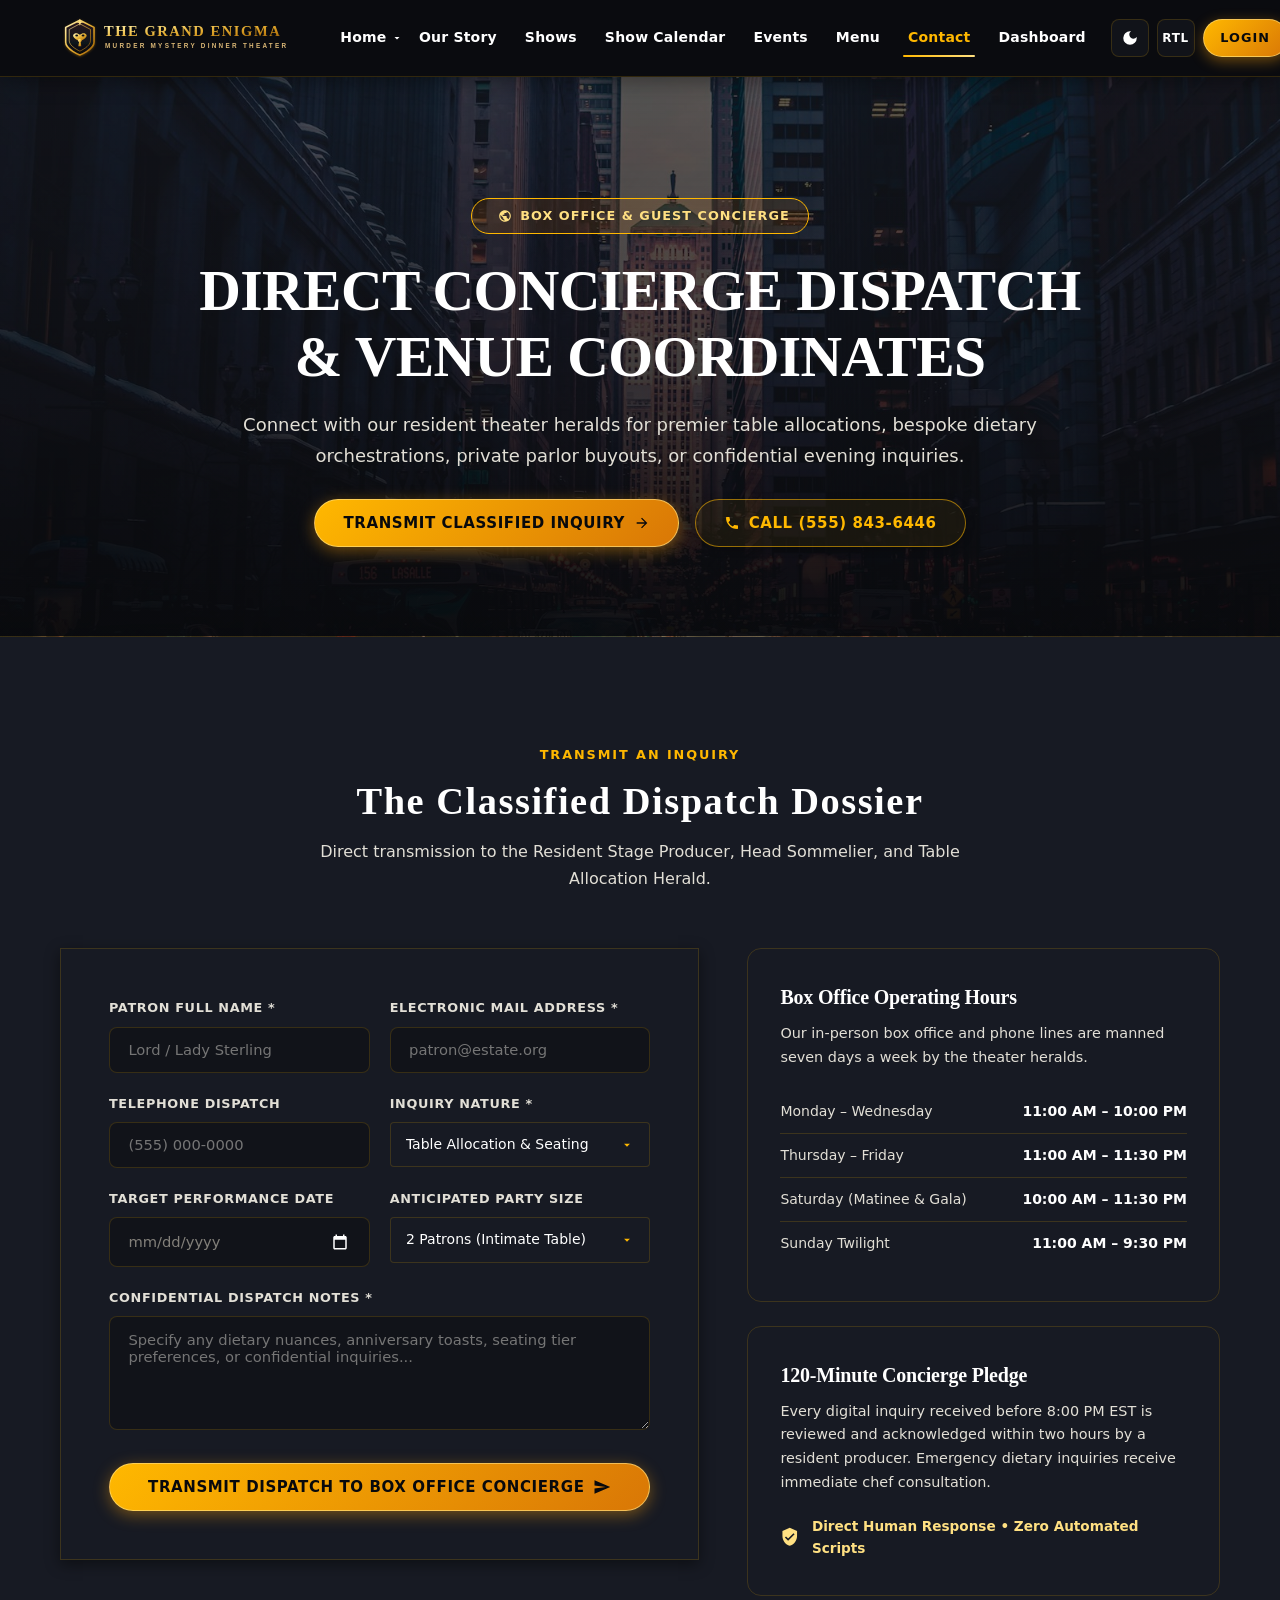
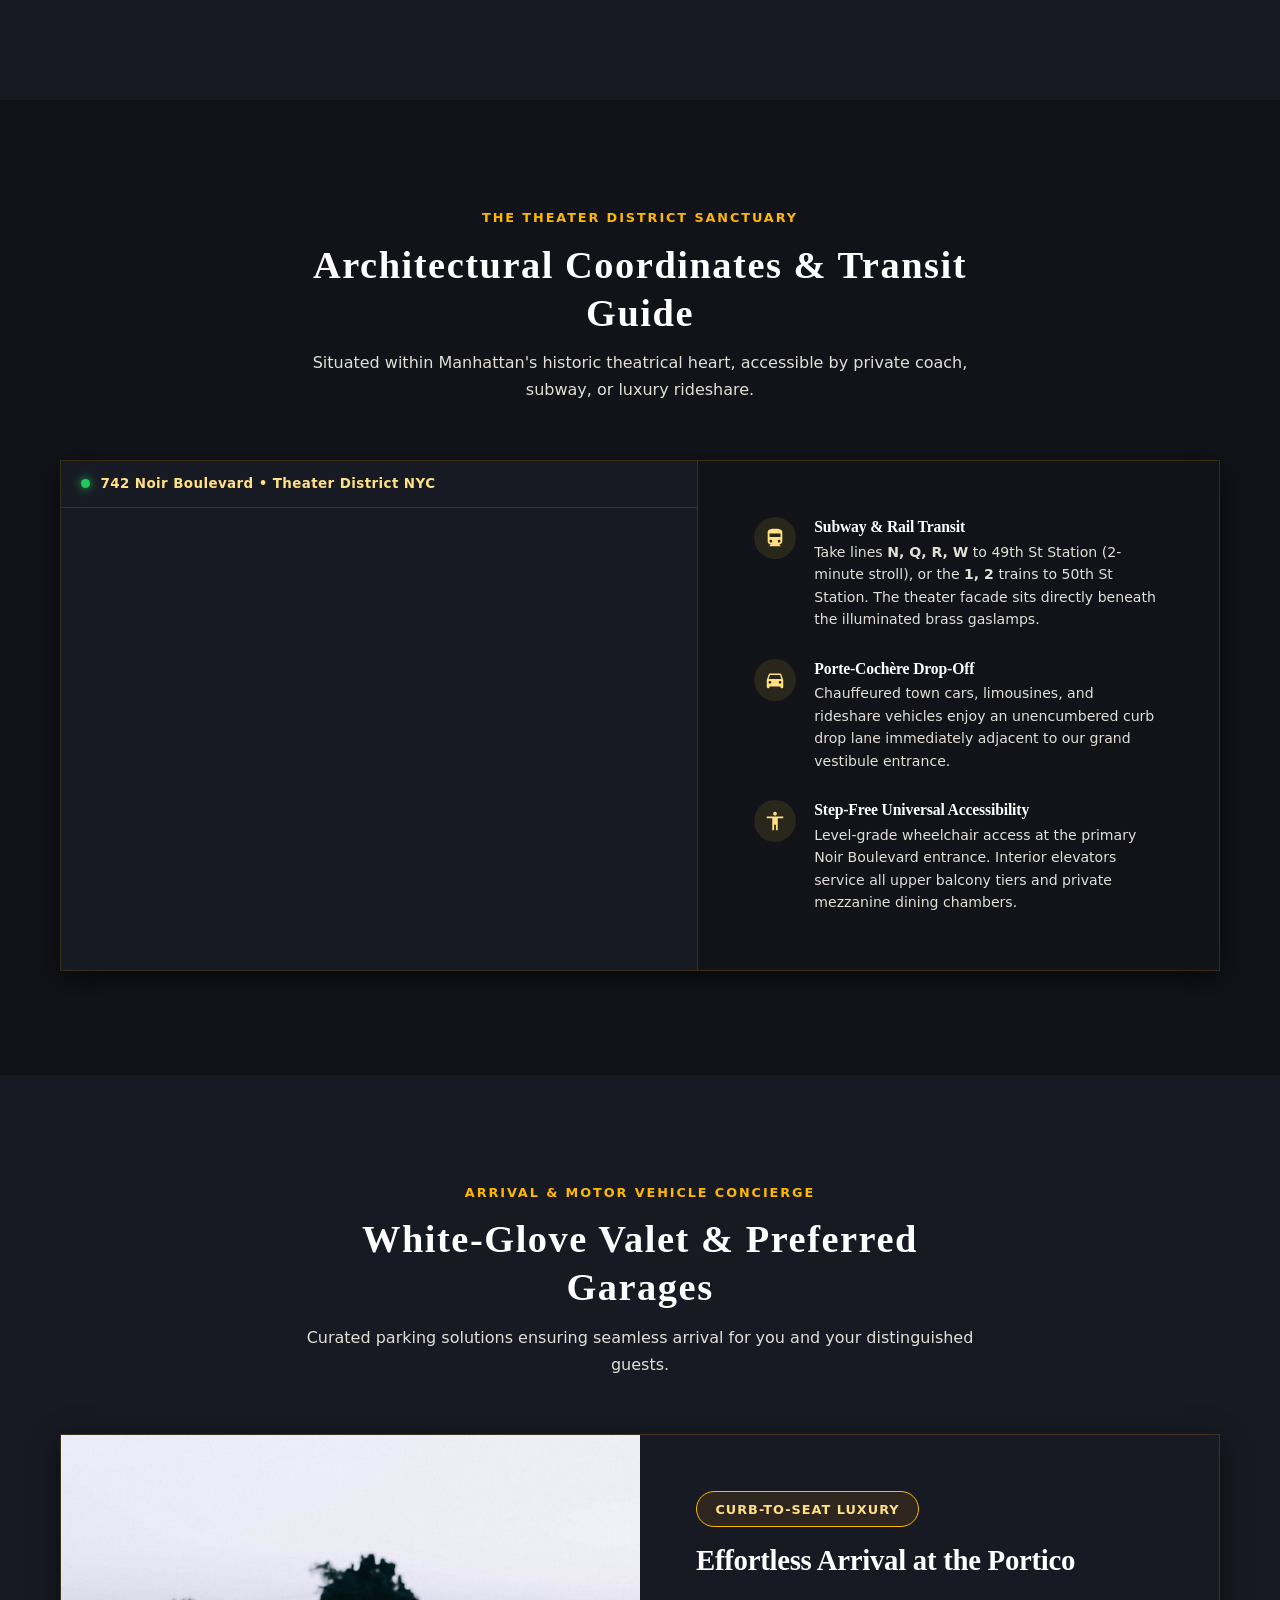
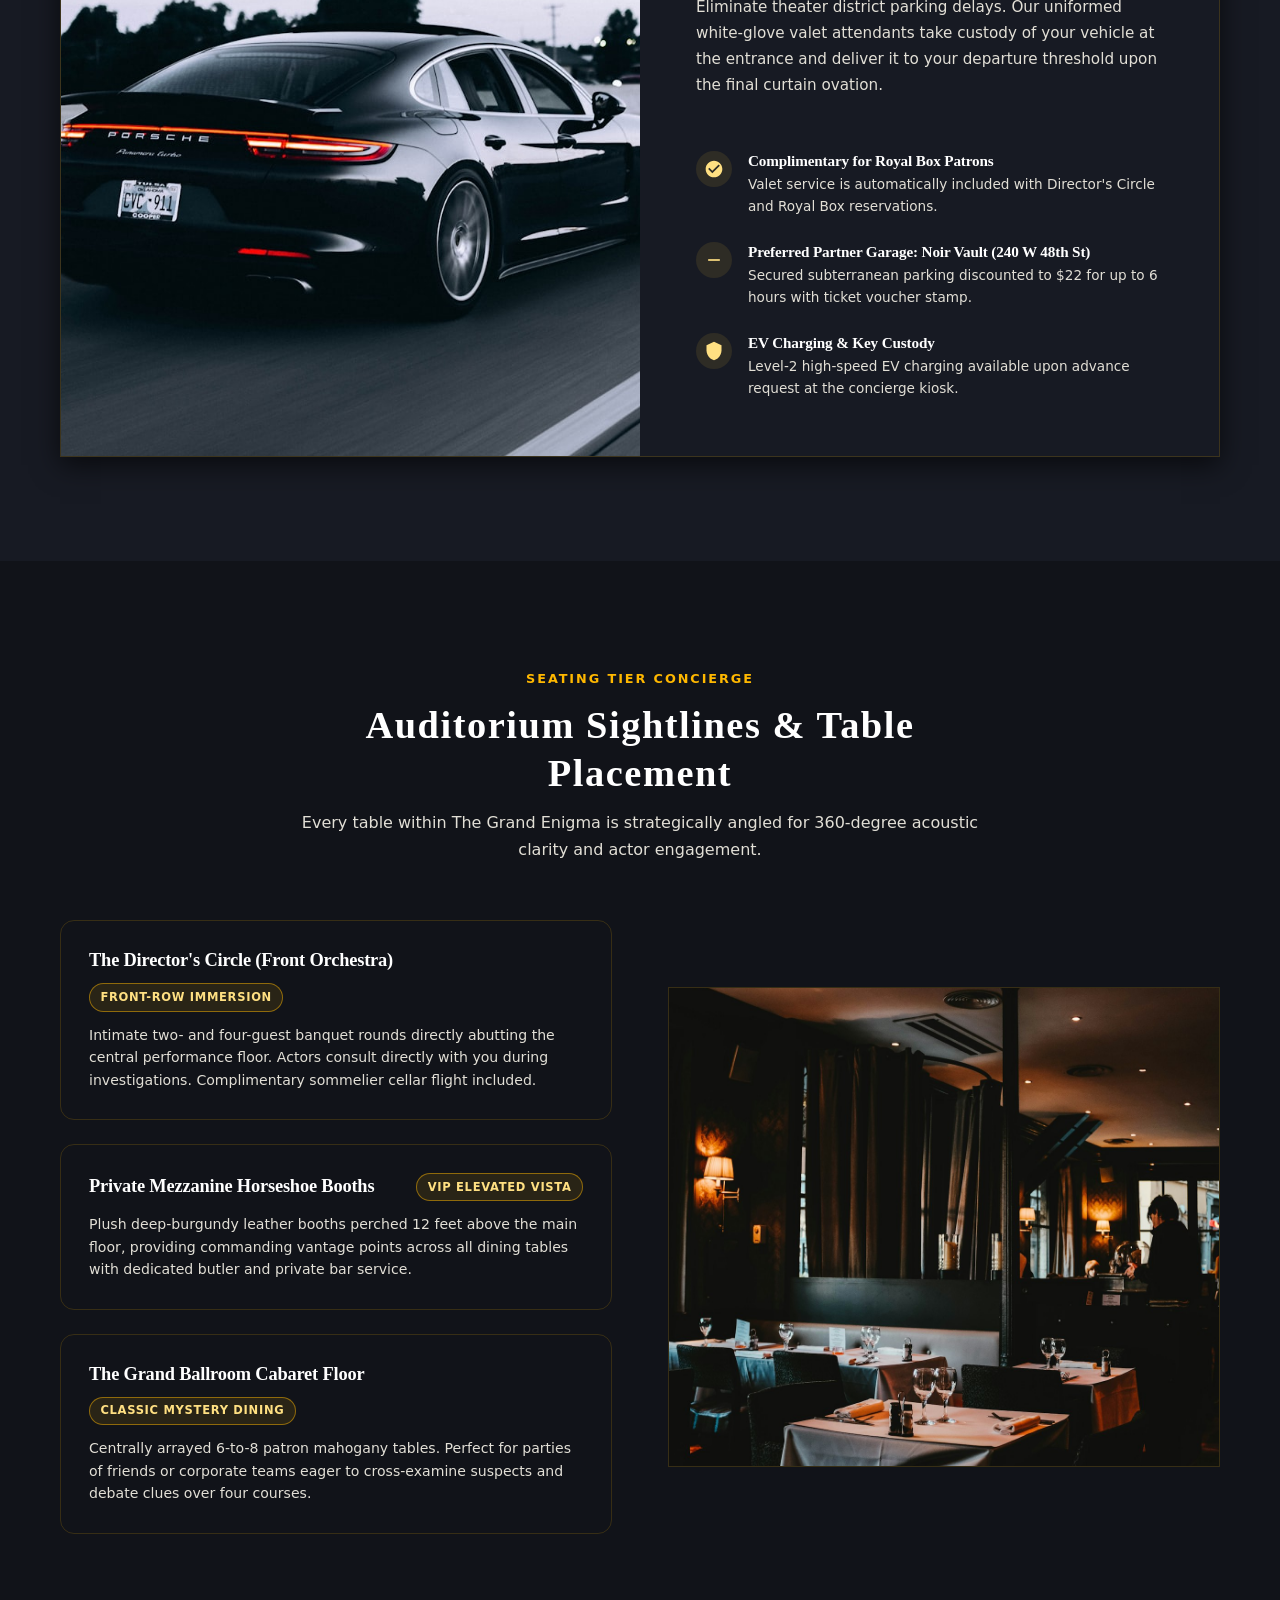
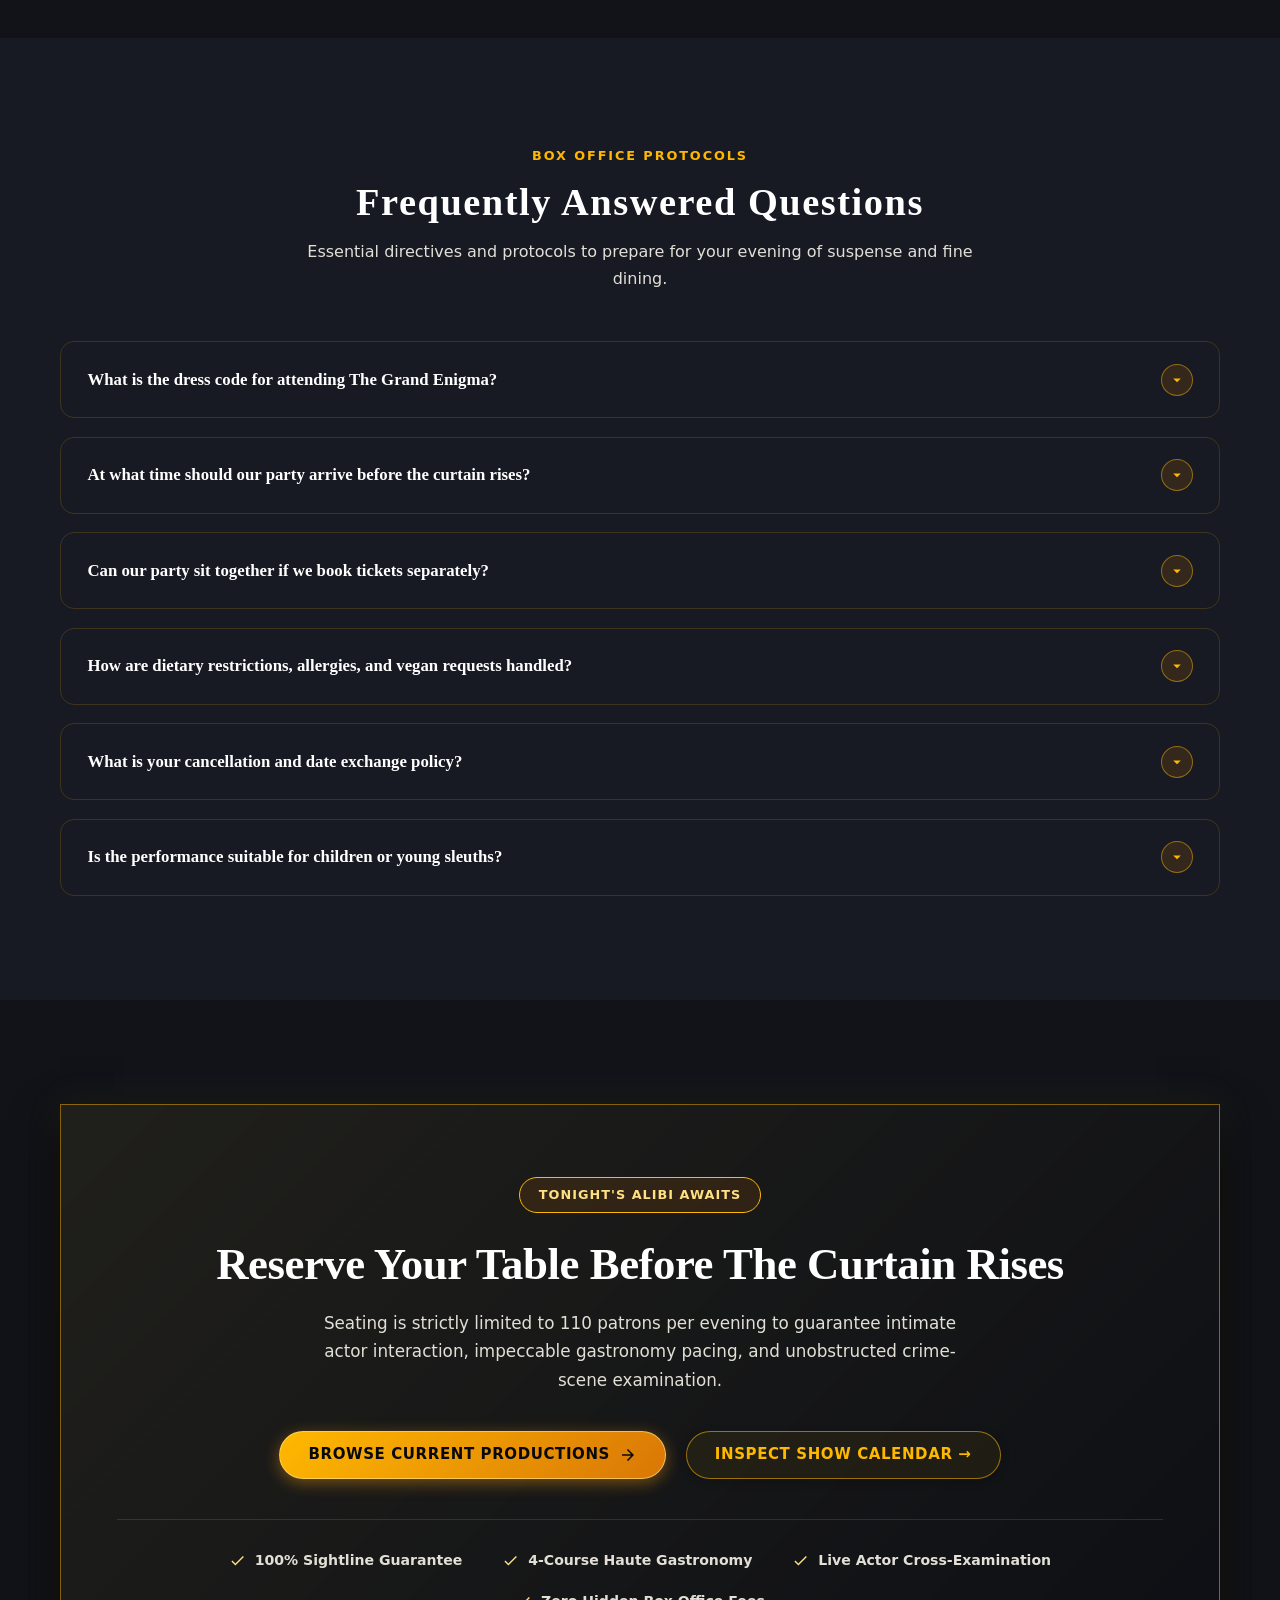
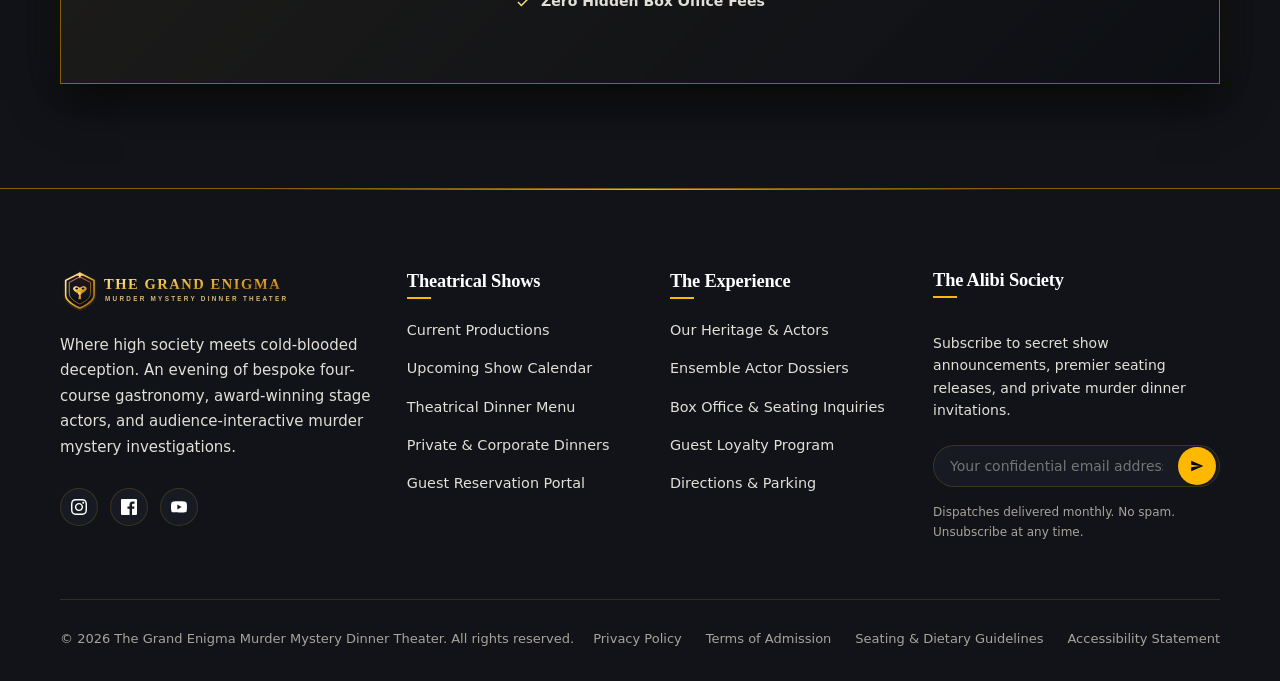
<file: contact.html>
<!DOCTYPE html>
<html lang="en" data-theme="dark" dir="ltr">
<head>
  <meta charset="UTF-8">
  <meta name="viewport" content="width=device-width, initial-scale=1.0">
  <meta http-equiv="X-UA-Compatible" content="ie=edge">
  <title>Contact & Box Office Concierge | The Grand Enigma Murder Mystery Dinner Theater</title>
  <meta name="description" content="Contact The Grand Enigma Box Office Concierge for table allocations, venue coordinates, valet parking, and private inquiry dispatch at 742 Noir Boulevard.">
  <meta name="keywords" content="murder mystery dinner contact, box office concierge, dinner theater venue directions, valet parking theater district, table reservations">
  
  <!-- Open Graph Meta -->
  <meta property="og:title" content="Contact & Box Office Concierge | The Grand Enigma">
  <meta property="og:description" content="Connect with our box office heralds for premier table allocations, dietary orchestrations, and private inquiry dispatches.">
  <meta property="og:type" content="website">

  <!-- Favicon -->
  <link rel="icon" type="image/svg+xml" href="assets/images/branding/logo-emblem.svg">

  <!-- Stylesheets -->
  <link rel="stylesheet" href="assets/css/style.css?v=5.0">
  <link rel="stylesheet" href="assets/css/responsive.css?v=5.0">
</head>
<body>

  <!-- =========================================================================
       Page Preloader (Modern Luxury Mystery Loader)
       ========================================================================= -->
  <div id="pageLoader" class="page-loader" aria-hidden="true">
    <div class="page-loader-inner">
      <div class="loader-emblem-wrap">
        <div class="loader-pulse-ring"></div>
        <div class="loader-compass-ring"></div>
        <div class="loader-emblem">
          <svg viewBox="0 0 64 64" fill="none" class="loader-svg" xmlns="http://www.w3.org/2000/svg">
            <circle cx="32" cy="32" r="28" stroke="url(#loaderGoldGradCnt)" stroke-width="2" stroke-dasharray="4 3" class="loader-orbit"/>
            <polygon points="32,8 39,25 56,32 39,39 32,56 25,39 8,32 25,25" fill="url(#loaderGoldGradCnt)" opacity="0.9"/>
            <circle cx="32" cy="32" r="5" fill="#0D0A07" stroke="#C48D28" stroke-width="2"/>
            <defs>
              <linearGradient id="loaderGoldGradCnt" x1="0%" y1="0%" x2="100%" y2="100%">
                <stop offset="0%" stop-color="#F3D17A"/>
                <stop offset="50%" stop-color="#C48D28"/>
                <stop offset="100%" stop-color="#8E6316"/>
              </linearGradient>
            </defs>
          </svg>
        </div>
      </div>
      <div class="loader-brand-title">THE GRAND ENIGMA</div>
      <div class="loader-status-text">Connecting to Concierge…</div>
      <div class="loader-bar-wrap">
        <div class="loader-bar-fill"></div>
      </div>
    </div>
  </div>



  <!-- =========================================================================
       2. Master Shared Header (Exactly 7 Main Items + Dashboard + Login)
       ========================================================================= -->
  <header class="master-header" id="masterHeader">
    <div class="container">
      <div class="navbar-container">

        <!-- Brand Logo -->
        <a href="index.html" class="navbar-brand" aria-label="The Grand Enigma Home">
          <img src="assets/images/branding/logo.svg" alt="The Grand Enigma Murder Mystery Dinner Theater" class="navbar-logo-img">
        </a>

        <!-- Main Desktop Navigation (Exactly 7 Main Items) -->
        <nav class="navbar-nav-wrapper" aria-label="Main Navigation">
          <ul class="navbar-nav">
            <!-- 1. Home (Dropdown) -->
            <li class="nav-item dropdown">
              <a href="index.html" class="nav-link dropdown-toggle" aria-expanded="false" aria-haspopup="true">
                <span>Home</span>
                <svg class="dropdown-chevron" viewBox="0 0 24 24" aria-hidden="true">
                  <path d="M7 10l5 5 5-5z"/>
                </svg>
              </a>
              <div class="dropdown-menu" role="menu">
                <a href="index.html" class="dropdown-item" role="menuitem">
                  <div class="dropdown-item-icon">I</div>
                  <div class="dropdown-item-text">
                    <span class="dropdown-item-title">Home 1: The Grand Enigma</span>
                    <span class="dropdown-item-sub">Cinematic Noir Atmosphere</span>
                  </div>
                </a>
                <a href="home-2.html" class="dropdown-item" role="menuitem">
                  <div class="dropdown-item-icon">II</div>
                  <div class="dropdown-item-text">
                    <span class="dropdown-item-title">Home 2: The Velvet Alibi</span>
                    <span class="dropdown-item-sub">Editorial Speakeasy Mystery</span>
                  </div>
                </a>
              </div>
            </li>

            <!-- 2. Our Story -->
            <li class="nav-item">
              <a href="story.html" class="nav-link">Our Story</a>
            </li>

            <!-- 3. Shows -->
            <li class="nav-item">
              <a href="shows.html" class="nav-link">Shows</a>
            </li>

            <!-- 4. Show Calendar -->
            <li class="nav-item">
              <a href="calendar.html" class="nav-link">Show Calendar</a>
            </li>

            <!-- 5. Private & Corporate Events -->
            <li class="nav-item">
              <a href="events.html" class="nav-link">Events</a>
            </li>

            <!-- 6. Menu -->
            <li class="nav-item">
              <a href="menu.html" class="nav-link">Menu</a>
            </li>

            <!-- 7. Contact -->
            <li class="nav-item">
              <a href="contact.html" class="nav-link active">Contact</a>
            </li>

            <!-- 8. Dashboard -->
            <li class="nav-item">
              <a href="dashboard.html" class="nav-link">Dashboard</a>
            </li>
          </ul>
        </nav>

        <!-- Navbar Actions: Theme, RTL, Login & Mobile Toggle -->
        <div class="navbar-actions">
          <!-- Theme Toggle (Light / Dark) -->
          <button type="button" class="toggle-btn theme-toggle-btn" aria-label="Toggle Color Theme" title="Toggle Light / Dark Mode">
            <svg viewBox="0 0 24 24" aria-hidden="true">
              <path d="M12 3a9 9 0 1 0 9 9c0-.46-.04-.92-.1-1.36a5.389 5.389 0 0 1-4.4 2.26 5.403 5.403 0 0 1-3.14-9.8c-.44-.06-.9-.1-1.36-.1z"/>
            </svg>
          </button>

          <!-- RTL / LTR Toggle -->
          <button type="button" class="toggle-btn rtl-toggle-btn" aria-label="Toggle Layout Direction" title="Toggle RTL / LTR">
            <span class="rtl-toggle-text">RTL</span>
          </button>

          <!-- Login (Separate Final Action Button) -->
          <a href="login.html" class="btn-nav-login" title="Guest Access">
            <span>Login</span>
          </a>

          <!-- Mobile Hamburger Toggle -->
          <button type="button" class="mobile-toggle" aria-label="Open Navigation Drawer" aria-expanded="false" aria-controls="mobileDrawer">
            <span class="hamburger-line"></span>
            <span class="hamburger-line"></span>
            <span class="hamburger-line"></span>
          </button>
        </div>

      </div>
    </div>
  </header>

  <!-- =========================================================================
       3. Mobile Navigation Drawer
       ========================================================================= -->
  <div class="mobile-drawer-backdrop" id="drawerBackdrop"></div>
  <aside class="mobile-drawer" id="mobileDrawer" aria-label="Mobile Navigation Menu">
    <div class="mobile-drawer-header">
      <img src="assets/images/branding/logo.svg" alt="The Grand Enigma" class="mobile-drawer-logo">
      <button type="button" class="mobile-close-btn" aria-label="Close Navigation Menu">
        <svg viewBox="0 0 24 24" aria-hidden="true">
          <path d="M19 6.41L17.59 5 12 10.59 6.41 5 5 6.41 10.59 12 5 17.59 6.41 19 12 13.41 17.59 19 19 17.59 13.41 12z"/>
        </svg>
      </button>
    </div>

    <!-- Mobile Nav Items (7 Main Items) -->
    <ul class="mobile-nav-list">
      <!-- 1. Home Accordion -->
      <li class="mobile-nav-item dropdown">
        <button type="button" class="mobile-dropdown-btn" aria-expanded="false">
          <span>1. Home</span>
          <svg viewBox="0 0 24 24" aria-hidden="true">
            <path d="M7 10l5 5 5-5z"/>
          </svg>
        </button>
        <div class="mobile-sub-menu">
          <a href="index.html" class="mobile-sub-link">Home 1: The Grand Enigma</a>
          <a href="home-2.html" class="mobile-sub-link">Home 2: The Velvet Alibi</a>
        </div>
      </li>

      <!-- 2. Our Story -->
      <li class="mobile-nav-item">
        <a href="story.html" class="mobile-nav-link">2. Our Story</a>
      </li>

      <!-- 3. Shows -->
      <li class="mobile-nav-item">
        <a href="shows.html" class="mobile-nav-link">3. Shows</a>
      </li>

      <!-- 4. Show Calendar -->
      <li class="mobile-nav-item">
        <a href="calendar.html" class="mobile-nav-link">4. Show Calendar</a>
      </li>

      <!-- 5. Private & Corporate Events -->
      <li class="mobile-nav-item">
        <a href="events.html" class="mobile-nav-link">5. Events</a>
      </li>

      <!-- 6. Menu -->
      <li class="mobile-nav-item">
        <a href="menu.html" class="mobile-nav-link">6. Menu</a>
      </li>

      <!-- 7. Contact -->
      <li class="mobile-nav-item active">
        <a href="contact.html" class="mobile-nav-link">7. Contact</a>
      </li>
    </ul>

    <!-- Mobile Action Buttons -->
    <div class="mobile-drawer-actions">
      <a href="dashboard.html" class="btn btn-secondary" style="width: 100%;">
        <svg width="16" height="16" viewBox="0 0 24 24" fill="var(--accent-gold)" aria-hidden="true">
          <path d="M5 16L3 5l5.5 5L12 4l3.5 6L21 5l-2 11H5zm14 3c0 .55-.45 1-1 1H6c-.55 0-1-.45-1-1v-1h14v1z"/>
        </svg>
        <span>Dashboard</span>
      </a>

      <a href="login.html" class="btn btn-primary" style="width: 100%;">
        <span>Login</span>
      </a>
    </div>
  </aside>

  <!-- =========================================================================
       4. Main Content — EXACTLY 7 SECTIONS (Rulebook & User Constraint)
       ========================================================================= -->
  <main id="mainContent">

    <!-- =======================================================================
         Section 1: Box Office Concierge Hero & 3 Direct Dispatch Channels
         ======================================================================= -->
    <section class="contact-hero-section" id="contactHero" aria-labelledby="contactHeroTitle">
      <div class="container">
        <div class="contact-hero-content">
          <div class="contact-hero-badge">
            <span class="events-badge-dot"></span>
            <svg width="14" height="14" viewBox="0 0 24 24" fill="currentColor" aria-hidden="true">
              <path d="M12 2C6.48 2 2 6.48 2 12s4.48 10 10 10 10-4.48 10-10S17.52 2 12 2zm-1 17.93c-3.95-.49-7-3.85-7-7.93 0-.62.08-1.21.21-1.79L9 15v1c0 1.1.9 2 2 2v1.93zm6.9-2.54c-.26-.81-1-1.39-1.9-1.39h-1v-3c0-.55-.45-1-1-1H8v-2h2c.55 0 1-.45 1-1V7h2c1.1 0 2-.9 2-2v-.41c2.93 1.19 5 4.06 5 7.41 0 2.08-.8 3.97-2.1 5.39z"/>
            </svg>
            <span>Box Office &amp; Guest Concierge</span>
          </div>
          <h1 class="contact-hero-title" id="contactHeroTitle">
            DIRECT CONCIERGE DISPATCH &amp; <span class="text-gradient-gold">VENUE COORDINATES</span>
          </h1>
          <p class="contact-hero-lead">
            Connect with our resident theater heralds for premier table allocations, bespoke dietary orchestrations, 
            private parlor buyouts, or confidential evening inquiries.
          </p>
          <div class="contact-hero-actions">
            <a href="#interactiveInquiry" class="btn btn-primary">
              <span>Transmit Classified Inquiry</span>
              <svg width="16" height="16" viewBox="0 0 24 24" fill="currentColor">
                <path d="M12 4l-1.41 1.41L16.17 11H4v2h12.17l-5.58 5.59L12 20l8-8z"/>
              </svg>
            </a>
            <a href="tel:5558436446" class="btn btn-outline-gold">
              <svg width="16" height="16" viewBox="0 0 24 24" fill="currentColor">
                <path d="M6.62 10.79a15.053 15.053 0 006.59 6.59l2.2-2.2c.27-.27.67-.36 1.02-.24 1.12.37 2.33.57 3.57.57.55 0 1 .45 1 1V20c0 .55-.45 1-1 1-9.39 0-17-7.61-17-17 0-.55.45-1 1-1h3.5c.55 0 1 .45 1 1 0 1.25.2 2.45.57 3.57.11.35.03.74-.25 1.02l-2.2 2.2z"/>
              </svg>
              <span>Call (555) 843-6446</span>
            </a>
          </div>
        </div>
      </div>
    </section>

    <!-- =======================================================================
         Section 2: The Classified Inquiry Dispatch Form & Service Guarantees
         ======================================================================= -->
    <section class="contact-inquiry-section" id="interactiveInquiry" aria-labelledby="inquiryHeading">
      <div class="container">
        <div class="section-header text-center" style="margin-bottom: 3.5rem;">
          <span class="section-tag">Transmit An Inquiry</span>
          <h2 class="section-title" id="inquiryHeading">The Classified Dispatch Dossier</h2>
          <p class="section-subtitle">
            Direct transmission to the Resident Stage Producer, Head Sommelier, and Table Allocation Herald.
          </p>
        </div>

        <div class="contact-inquiry-split">
          <!-- Left: Inquiry Form -->
          <form class="contact-form-wrap" id="contactInquiryForm" novalidate>
            <div class="contact-form-grid">
              <!-- Full Name -->
              <div class="contact-field">
                <label for="contactName" class="contact-label">Patron Full Name *</label>
                <input type="text" id="contactName" name="fullName" class="contact-input" placeholder="Lord / Lady Sterling" required>
              </div>

              <!-- Patron Email -->
              <div class="contact-field">
                <label for="contactEmail" class="contact-label">Electronic Mail Address *</label>
                <input type="email" id="contactEmail" name="email" class="contact-input" placeholder="patron@estate.org" required>
              </div>

              <!-- Telephone Dispatch -->
              <div class="contact-field">
                <label for="contactPhone" class="contact-label">Telephone Dispatch</label>
                <input type="tel" id="contactPhone" name="phone" class="contact-input" placeholder="(555) 000-0000">
              </div>

              <!-- Inquiry Category -->
              <div class="contact-field">
                <label for="contactTopic" class="contact-label">Inquiry Nature *</label>
                <select id="contactTopic" name="topic" class="contact-select" required>
                  <option value="table">Table Allocation &amp; Seating</option>
                  <option value="dietary">Dietary &amp; Gastronomy Substitution</option>
                  <option value="private">Private Parlor &amp; Corporate Buyout</option>
                  <option value="press">Press, Media &amp; Critique Access</option>
                  <option value="accessibility">Accessibility &amp; Special Accommodations</option>
                </select>
              </div>

              <!-- Target Evening -->
              <div class="contact-field">
                <label for="contactDate" class="contact-label">Target Performance Date</label>
                <input type="date" id="contactDate" name="performanceDate" class="contact-input" aria-label="Target Performance Date">
              </div>

              <!-- Party Size -->
              <div class="contact-field">
                <label for="contactGuests" class="contact-label">Anticipated Party Size</label>
                <select id="contactGuests" name="guestCount" class="contact-select">
                  <option value="2">2 Patrons (Intimate Table)</option>
                  <option value="4">4 Patrons (Quartet Booth)</option>
                  <option value="8">6-8 Patrons (Ensemble Round)</option>
                  <option value="20">10-25 Patrons (Private Mezzanine)</option>
                  <option value="110">Full Theater Buyout (110 Max)</option>
                </select>
              </div>

              <!-- Confidential Message -->
              <div class="contact-field full">
                <label for="contactMessage" class="contact-label">Confidential Dispatch Notes *</label>
                <textarea id="contactMessage" name="message" class="contact-textarea" rows="5" placeholder="Specify any dietary nuances, anniversary toasts, seating tier preferences, or confidential inquiries..." required></textarea>
              </div>
            </div>

            <button type="submit" class="btn btn-primary contact-submit-btn">
              <span>Transmit Dispatch to Box Office Concierge</span>
              <svg width="18" height="18" viewBox="0 0 24 24" fill="currentColor" aria-hidden="true">
                <path d="M2.01 21L23 12 2.01 3 2 10l15 2-15 2z"/>
              </svg>
            </button>
          </form>

          <!-- Right: Operating Hours & Concierge Guarantees -->
          <div class="contact-info-panel">
            <div class="contact-info-card">
              <h3 class="contact-info-title">Box Office Operating Hours</h3>
              <p class="contact-info-desc">
                Our in-person box office and phone lines are manned seven days a week by the theater heralds.
              </p>
              <table class="contact-hours-table" aria-label="Operating Hours">
                <tbody>
                  <tr>
                    <td>Monday &ndash; Wednesday</td>
                    <td>11:00 AM &ndash; 10:00 PM</td>
                  </tr>
                  <tr>
                    <td>Thursday &ndash; Friday</td>
                    <td>11:00 AM &ndash; 11:30 PM</td>
                  </tr>
                  <tr>
                    <td>Saturday (Matinee &amp; Gala)</td>
                    <td>10:00 AM &ndash; 11:30 PM</td>
                  </tr>
                  <tr>
                    <td>Sunday Twilight</td>
                    <td>11:00 AM &ndash; 9:30 PM</td>
                  </tr>
                </tbody>
              </table>
            </div>

            <div class="contact-info-card">
              <h3 class="contact-info-title">120-Minute Concierge Pledge</h3>
              <p class="contact-info-desc">
                Every digital inquiry received before 8:00 PM EST is reviewed and acknowledged within two hours by a resident producer. Emergency dietary inquiries receive immediate chef consultation.
              </p>
              <div style="display: flex; align-items: center; gap: 0.75rem; color: var(--color-gold-bright); font-weight: 700; font-size: 0.85rem;">
                <svg width="20" height="20" viewBox="0 0 24 24" fill="currentColor" aria-hidden="true">
                  <path d="M12 1L3 5v6c0 5.55 3.84 10.74 9 12 5.16-1.26 9-6.45 9-12V5l-9-4zm-2 16l-4-4 1.41-1.41L10 14.17l6.59-6.59L18 9l-8 8z"/>
                </svg>
                <span>Direct Human Response &bull; Zero Automated Scripts</span>
              </div>
            </div>
          </div>
        </div>
      </div>
    </section>

    <!-- =======================================================================
         Section 3: Theater District Coordinates & Architectural Transit Guide
         ======================================================================= -->
    <section class="contact-map-section" id="theaterLocationMap" aria-labelledby="transitHeading">
      <div class="container">
        <div class="section-header text-center" style="margin-bottom: 3.5rem;">
          <span class="section-tag">The Theater District Sanctuary</span>
          <h2 class="section-title" id="transitHeading">Architectural Coordinates &amp; Transit Guide</h2>
          <p class="section-subtitle">
            Situated within Manhattan's historic theatrical heart, accessible by private coach, subway, or luxury rideshare.
          </p>
        </div>

        <div class="contact-map-card">
          <!-- Interactive Map with Dedicated Top Address Bar -->
          <div class="contact-map-visual">
            <div class="contact-map-topbar">
              <span class="contact-map-dot"></span>
              <span class="contact-map-topbar-text">742 Noir Boulevard &bull; Theater District NYC</span>
            </div>
            <iframe
              class="contact-map-iframe"
              src="https://www.google.com/maps/embed?pb=!1m18!1m12!1m3!1d3022.0954318721495!2d-73.98770462354407!3d40.75997233468087!2m3!1f0!2f0!3f0!3m2!1i1024!2i768!4f13.1!3m3!1m2!1s0x89c25855c6480299%3A0x55194ec5a1ae072e!2sTimes%20Square%20Theater%20District%2C%20New%20York%2C%20NY!5e0!3m2!1sen!2sus!4v1700000000000!5m2!1sen!2sus"
              allowfullscreen=""
              loading="lazy"
              referrerpolicy="no-referrer-when-downgrade"
              title="The Grand Enigma Theater District Location Map">
            </iframe>
          </div>

          <!-- Transit Breakdown -->
          <div class="contact-map-details">
            <!-- Subway -->
            <div class="contact-transit-item">
              <div class="contact-transit-icon" aria-hidden="true">
                <svg width="22" height="22" viewBox="0 0 24 24" fill="currentColor">
                  <path d="M12 2c-4 0-8 .5-8 4v9.5C4 17.43 5.57 19 7.5 19L6 20.5v.5h12v-.5L16.5 19c1.93 0 3.5-1.57 3.5-3.5V6c0-3.5-4-4-8-4zM7.5 17c-.83 0-1.5-.67-1.5-1.5S6.67 14 7.5 14s1.5.67 1.5 1.5S8.33 17 7.5 17zm9 0c-.83 0-1.5-.67-1.5-1.5s.67-1.5 1.5-1.5 1.5.67 1.5 1.5-.67 1.5-1.5 1.5zm1.5-6H6V7h12v4z"/>
                </svg>
              </div>
              <div>
                <h4 class="contact-transit-title">Subway &amp; Rail Transit</h4>
                <p class="contact-transit-desc">
                  Take lines <strong>N, Q, R, W</strong> to 49th St Station (2-minute stroll), or the <strong>1, 2</strong> trains to 50th St Station. The theater facade sits directly beneath the illuminated brass gaslamps.
                </p>
              </div>
            </div>

            <!-- Private Vehicle -->
            <div class="contact-transit-item">
              <div class="contact-transit-icon" aria-hidden="true">
                <svg width="22" height="22" viewBox="0 0 24 24" fill="currentColor">
                  <path d="M18.92 6.01C18.72 5.42 18.16 5 17.5 5h-11c-.66 0-1.21.42-1.42 1.01L3 12v8c0 .55.45 1 1 1h1c.55 0 1-.45 1-1v-1h12v1c0 .55.45 1 1 1h1c.55 0 1-.45 1-1v-8l-2.08-5.99zM6.5 16c-.83 0-1.5-.67-1.5-1.5S5.67 13 6.5 13s1.5.67 1.5 1.5S7.33 16 6.5 16zm11 0c-.83 0-1.5-.67-1.5-1.5s.67-1.5 1.5-1.5 1.5.67 1.5 1.5-.67 1.5-1.5 1.5zM5 11l1.5-4.5h11L19 11H5z"/>
                </svg>
              </div>
              <div>
                <h4 class="contact-transit-title">Porte-Coch&egrave;re Drop-Off</h4>
                <p class="contact-transit-desc">
                  Chauffeured town cars, limousines, and rideshare vehicles enjoy an unencumbered curb drop lane immediately adjacent to our grand vestibule entrance.
                </p>
              </div>
            </div>

            <!-- Accessibility -->
            <div class="contact-transit-item">
              <div class="contact-transit-icon" aria-hidden="true">
                <svg width="22" height="22" viewBox="0 0 24 24" fill="currentColor">
                  <path d="M12 2c1.1 0 2 .9 2 2s-.9 2-2 2-2-.9-2-2 .9-2 2-2zm9 7h-6v13h-2v-6h-2v6H9V9H3V7h18v2z"/>
                </svg>
              </div>
              <div>
                <h4 class="contact-transit-title">Step-Free Universal Accessibility</h4>
                <p class="contact-transit-desc">
                  Level-grade wheelchair access at the primary Noir Boulevard entrance. Interior elevators service all upper balcony tiers and private mezzanine dining chambers.
                </p>
              </div>
            </div>
          </div>
        </div>
      </div>
    </section>

    <!-- =======================================================================
         Section 4: Valet Concierge & Preferred Partner Garages
         ======================================================================= -->
    <section class="contact-valet-section" id="parkingAndValet" aria-labelledby="valetHeading">
      <div class="container">
        <div class="section-header text-center" style="margin-bottom: 3.5rem;">
          <span class="section-tag">Arrival &amp; Motor Vehicle Concierge</span>
          <h2 class="section-title" id="valetHeading">White-Glove Valet &amp; Preferred Garages</h2>
          <p class="section-subtitle">
            Curated parking solutions ensuring seamless arrival for you and your distinguished guests.
          </p>
        </div>

        <div class="contact-valet-card">
          <div class="contact-valet-split">
            <!-- Valet Image -->
            <div class="contact-valet-media">
              <img src="assets/images/contact/contact_valet_concierge.jpg" alt="White-glove valet transportation and parking" class="contact-valet-img">
            </div>

            <!-- Valet Details & Garages -->
            <div class="contact-valet-body">
              <span class="contact-hero-badge" style="align-self: flex-start; margin-bottom: 1rem;">Curb-To-Seat Luxury</span>
              <h3 style="font-family: var(--font-display); font-size: 1.8rem; margin-bottom: 1rem; color: var(--text-primary);">
                Effortless Arrival at the Portico
              </h3>
              <p style="font-size: 0.95rem; color: var(--text-secondary); line-height: 1.7; margin-bottom: 1.5rem;">
                Eliminate theater district parking delays. Our uniformed white-glove valet attendants take custody of your vehicle at the entrance and deliver it to your departure threshold upon the final curtain ovation.
              </p>

              <div class="contact-valet-pillars">
                <!-- Pillar 1 -->
                <div class="contact-pillar-row">
                  <div class="contact-pillar-icon" aria-hidden="true">
                    <svg width="20" height="20" viewBox="0 0 24 24" fill="currentColor">
                      <path d="M12 2C6.48 2 2 6.48 2 12s4.48 10 10 10 10-4.48 10-10S17.52 2 12 2zm-2 15l-5-5 1.41-1.41L10 14.17l7.59-7.59L19 8l-9 9z"/>
                    </svg>
                  </div>
                  <div>
                    <h4 style="font-size: 0.95rem; font-weight: 700; color: var(--text-primary); margin-bottom: 0.2rem;">
                      Complimentary for Royal Box Patrons
                    </h4>
                    <p style="font-size: 0.85rem; color: var(--text-secondary);">
                      Valet service is automatically included with Director's Circle and Royal Box reservations.
                    </p>
                  </div>
                </div>

                <!-- Pillar 2 -->
                <div class="contact-pillar-row">
                  <div class="contact-pillar-icon" aria-hidden="true">
                    <svg width="20" height="20" viewBox="0 0 24 24" fill="currentColor">
                      <path d="M19 13H5v-2h14v2z"/>
                    </svg>
                  </div>
                  <div>
                    <h4 style="font-size: 0.95rem; font-weight: 700; color: var(--text-primary); margin-bottom: 0.2rem;">
                      Preferred Partner Garage: Noir Vault (240 W 48th St)
                    </h4>
                    <p style="font-size: 0.85rem; color: var(--text-secondary);">
                      Secured subterranean parking discounted to $22 for up to 6 hours with ticket voucher stamp.
                    </p>
                  </div>
                </div>

                <!-- Pillar 3 -->
                <div class="contact-pillar-row">
                  <div class="contact-pillar-icon" aria-hidden="true">
                    <svg width="20" height="20" viewBox="0 0 24 24" fill="currentColor">
                      <path d="M12 1L3 5v6c0 5.55 3.84 10.74 9 12 5.16-1.26 9-6.45 9-12V5l-9-4z"/>
                    </svg>
                  </div>
                  <div>
                    <h4 style="font-size: 0.95rem; font-weight: 700; color: var(--text-primary); margin-bottom: 0.2rem;">
                      EV Charging &amp; Key Custody
                    </h4>
                    <p style="font-size: 0.85rem; color: var(--text-secondary);">
                      Level-2 high-speed EV charging available upon advance request at the concierge kiosk.
                    </p>
                  </div>
                </div>
              </div>
            </div>
          </div>
        </div>
      </div>
    </section>

    <!-- =======================================================================
         Section 5: Table Tier Seating Guide & Spatial Orientation
         ======================================================================= -->
    <section class="contact-seating-section" id="seatingConcierge" aria-labelledby="seatingHeading">
      <div class="container">
        <div class="section-header text-center" style="margin-bottom: 3.5rem;">
          <span class="section-tag">Seating Tier Concierge</span>
          <h2 class="section-title" id="seatingHeading">Auditorium Sightlines &amp; Table Placement</h2>
          <p class="section-subtitle">
            Every table within The Grand Enigma is strategically angled for 360-degree acoustic clarity and actor engagement.
          </p>
        </div>

        <div class="contact-seating-split">
          <!-- Left: Seating Tiers List -->
          <div class="contact-tiers-list">
            <!-- Tier 1: Royal Box -->
            <div class="contact-tier-card">
              <div class="contact-tier-header">
                <h3 class="contact-tier-title">The Director's Circle (Front Orchestra)</h3>
                <span class="contact-tier-tag">Front-Row Immersion</span>
              </div>
              <p class="contact-tier-desc">
                Intimate two- and four-guest banquet rounds directly abutting the central performance floor. Actors consult directly with you during investigations. Complimentary sommelier cellar flight included.
              </p>
            </div>

            <!-- Tier 2: Private Mezzanine -->
            <div class="contact-tier-card">
              <div class="contact-tier-header">
                <h3 class="contact-tier-title">Private Mezzanine Horseshoe Booths</h3>
                <span class="contact-tier-tag">VIP Elevated Vista</span>
              </div>
              <p class="contact-tier-desc">
                Plush deep-burgundy leather booths perched 12 feet above the main floor, providing commanding vantage points across all dining tables with dedicated butler and private bar service.
              </p>
            </div>

            <!-- Tier 3: Grand Ballroom Rounds -->
            <div class="contact-tier-card">
              <div class="contact-tier-header">
                <h3 class="contact-tier-title">The Grand Ballroom Cabaret Floor</h3>
                <span class="contact-tier-tag">Classic Mystery Dining</span>
              </div>
              <p class="contact-tier-desc">
                Centrally arrayed 6-to-8 patron mahogany tables. Perfect for parties of friends or corporate teams eager to cross-examine suspects and debate clues over four courses.
              </p>
            </div>
          </div>

          <!-- Right: Visual Atmosphere Showcase -->
          <div class="contact-seating-img-wrap">
            <img src="assets/images/contact/contact_seating_booth.jpg" alt="Fine dining banquet booth and table arrangement" class="contact-seating-img">
          </div>
        </div>
      </div>
    </section>

    <!-- =======================================================================
         Section 6: Box Office Frequently Answered Questions (Interactive)
         ======================================================================= -->
    <section class="contact-faq-section" id="boxOfficeFaq" aria-labelledby="faqHeading">
      <div class="container">
        <div class="section-header text-center">
          <span class="section-tag">Box Office Protocols</span>
          <h2 class="section-title" id="faqHeading">Frequently Answered Questions</h2>
          <p class="section-subtitle">
            Essential directives and protocols to prepare for your evening of suspense and fine dining.
          </p>
        </div>

        <div class="contact-faq-wrapper">
          <!-- FAQ 1 -->
          <div class="contact-faq-item">
            <button type="button" class="contact-faq-btn" aria-expanded="false">
              <span>What is the dress code for attending The Grand Enigma?</span>
              <span class="faq-icon-wrap">
                <svg viewBox="0 0 24 24" fill="currentColor" aria-hidden="true"><path d="M7 10l5 5 5-5z"/></svg>
              </span>
            </button>
            <div class="contact-faq-content">
              <p>We encourage cocktail or period-appropriate 1920s&ndash;1940s vintage formal wear (suits, blazers, evening gowns, cloche hats, and pocket squares). While strict black-tie is not mandatory, athletic wear, beachwear, and casual t-shirts are respectfully prohibited in the auditorium.</p>
            </div>
          </div>

          <!-- FAQ 2 -->
          <div class="contact-faq-item">
            <button type="button" class="contact-faq-btn" aria-expanded="false">
              <span>At what time should our party arrive before the curtain rises?</span>
              <span class="faq-icon-wrap">
                <svg viewBox="0 0 24 24" fill="currentColor" aria-hidden="true"><path d="M7 10l5 5 5-5z"/></svg>
              </span>
            </button>
            <div class="contact-faq-content">
              <p>Doors open promptly 45 minutes before showtime. We recommend arriving at least 30 minutes in advance to enjoy our pre-show cocktail salon, receive your character dossier, and partake in initial undercover actor interactions before the prologue begins.</p>
            </div>
          </div>

          <!-- FAQ 3 -->
          <div class="contact-faq-item">
            <button type="button" class="contact-faq-btn" aria-expanded="false">
              <span>Can our party sit together if we book tickets separately?</span>
              <span class="faq-icon-wrap">
                <svg viewBox="0 0 24 24" fill="currentColor" aria-hidden="true"><path d="M7 10l5 5 5-5z"/></svg>
              </span>
            </button>
            <div class="contact-faq-content">
              <p>Yes. Simply note the other party's lead reservation name in the "Confidential Dispatch Notes" box above, or email our box office herald at concierge@thegrandenigma.com at least 24 hours prior to the performance, and we will combine your table seating.</p>
            </div>
          </div>

          <!-- FAQ 4 -->
          <div class="contact-faq-item">
            <button type="button" class="contact-faq-btn" aria-expanded="false">
              <span>How are dietary restrictions, allergies, and vegan requests handled?</span>
              <span class="faq-icon-wrap">
                <svg viewBox="0 0 24 24" fill="currentColor" aria-hidden="true"><path d="M7 10l5 5 5-5z"/></svg>
              </span>
            </button>
            <div class="contact-faq-content">
              <p>Executive Chef Jean-Luc Moreau offers dedicated gluten-free, vegetarian, vegan, and nut-allergy multi-course variations for every show on our repertoire. Please specify dietary needs during booking or via the inquiry form above 48 hours in advance.</p>
            </div>
          </div>

          <!-- FAQ 5 -->
          <div class="contact-faq-item">
            <button type="button" class="contact-faq-btn" aria-expanded="false">
              <span>What is your cancellation and date exchange policy?</span>
              <span class="faq-icon-wrap">
                <svg viewBox="0 0 24 24" fill="currentColor" aria-hidden="true"><path d="M7 10l5 5 5-5z"/></svg>
              </span>
            </button>
            <div class="contact-faq-content">
              <p>Tickets can be exchanged for an alternate performance date up to 72 hours before curtain call with zero rebooking fees. Cancellations requested more than 7 days in advance receive a full refund or theater credit voucher valid for 12 months.</p>
            </div>
          </div>

          <!-- FAQ 6 -->
          <div class="contact-faq-item">
            <button type="button" class="contact-faq-btn" aria-expanded="false">
              <span>Is the performance suitable for children or young sleuths?</span>
              <span class="faq-icon-wrap">
                <svg viewBox="0 0 24 24" fill="currentColor" aria-hidden="true"><path d="M7 10l5 5 5-5z"/></svg>
              </span>
            </button>
            <div class="contact-faq-content">
              <p>Our standard evening performances feature noir atmospheric murder plots suitable for patrons aged 14 and older. For younger detectives, our special Saturday and Sunday 1:30 PM Matinees offer a lighter mystery tone with non-alcoholic mocktail pairings.</p>
            </div>
          </div>
        </div>
      </div>
    </section>

    <!-- =======================================================================
         Section 7: Step Past The Velvet Curtain (Visit CTA)
         ======================================================================= -->
    <section class="contact-cta-section" id="contactReservationCta" aria-labelledby="ctaHeading">
      <div class="container">
        <div class="contact-cta-box">
          <span class="contact-hero-badge">Tonight's Alibi Awaits</span>
          <h2 class="contact-cta-title" id="ctaHeading">Reserve Your Table Before The Curtain Rises</h2>
          <p class="contact-cta-lead">
            Seating is strictly limited to 110 patrons per evening to guarantee intimate actor interaction, impeccable gastronomy pacing, and unobstructed crime-scene examination.
          </p>

          <div class="contact-cta-actions">
            <a href="shows.html" class="btn btn-primary">
              <span>Browse Current Productions</span>
              <svg width="18" height="18" viewBox="0 0 24 24" fill="currentColor" aria-hidden="true">
                <path d="M12 4l-1.41 1.41L16.17 11H4v2h12.17l-5.58 5.59L12 20l8-8z"/>
              </svg>
            </a>
            <a href="calendar.html" class="btn btn-secondary">
              <span>Inspect Show Calendar &rarr;</span>
            </a>
          </div>

          <!-- 4 Pillars of Assurance -->
          <div class="contact-guarantees-grid">
            <div class="contact-guarantee-item">
              <svg viewBox="0 0 24 24" fill="currentColor" aria-hidden="true">
                <path d="M9 16.17L4.83 12l-1.42 1.41L9 19 21 7l-1.41-1.41z"/>
              </svg>
              <span>100% Sightline Guarantee</span>
            </div>
            <div class="contact-guarantee-item">
              <svg viewBox="0 0 24 24" fill="currentColor" aria-hidden="true">
                <path d="M9 16.17L4.83 12l-1.42 1.41L9 19 21 7l-1.41-1.41z"/>
              </svg>
              <span>4-Course Haute Gastronomy</span>
            </div>
            <div class="contact-guarantee-item">
              <svg viewBox="0 0 24 24" fill="currentColor" aria-hidden="true">
                <path d="M9 16.17L4.83 12l-1.42 1.41L9 19 21 7l-1.41-1.41z"/>
              </svg>
              <span>Live Actor Cross-Examination</span>
            </div>
            <div class="contact-guarantee-item">
              <svg viewBox="0 0 24 24" fill="currentColor" aria-hidden="true">
                <path d="M9 16.17L4.83 12l-1.42 1.41L9 19 21 7l-1.41-1.41z"/>
              </svg>
              <span>Zero Hidden Box Office Fees</span>
            </div>
          </div>
        </div>
      </div>
    </section>

  </main>

  <!-- =========================================================================
       5. Master Shared Footer Foundation
       ========================================================================= -->
  <footer class="master-footer" id="masterFooter">
    <div class="container">
      <div class="footer-top-grid">

        <!-- Column 1: Brand Information -->
        <div class="footer-brand-col">
          <a href="index.html" aria-label="The Grand Enigma Home">
            <img src="assets/images/branding/logo.svg" alt="The Grand Enigma Murder Mystery Dinner Theater" class="footer-logo-img">
          </a>
          <p class="footer-brand-desc">
            Where high society meets cold-blooded deception. An evening of bespoke four-course gastronomy, 
            award-winning stage actors, and audience-interactive murder mystery investigations.
          </p>
          <div class="footer-social-links">
            <a href="#" class="social-link-btn" aria-label="Instagram">
              <svg viewBox="0 0 24 24"><path d="M12 2.163c3.204 0 3.584.012 4.85.07 3.252.148 4.771 1.691 4.919 4.919.058 1.265.069 1.645.069 4.849 0 3.205-.012 3.584-.069 4.849-.149 3.225-1.664 4.771-4.919 4.919-1.266.058-1.644.07-4.85.07-3.204 0-3.584-.012-4.849-.07-3.26-.149-4.771-1.699-4.919-4.92-.058-1.265-.07-1.644-.07-4.849 0-3.204.013-3.583.07-4.849.149-3.227 1.664-4.771 4.919-4.919 1.266-.057 1.645-.069 4.849-.069zm0-2.163c-3.259 0-3.667.014-4.947.072-4.358.2-6.78 2.618-6.98 6.98-.059 1.281-.073 1.689-.073 4.948 0 3.259.014 3.668.072 4.948.2 4.358 2.618 6.78 6.98 6.98 1.281.058 1.689.072 4.948.072 3.259 0 3.668-.014 4.948-.072 4.354-.2 6.782-2.618 6.979-6.98.059-1.28.073-1.689.073-4.948 0-3.259-.014-3.667-.072-4.947-.196-4.354-2.617-6.78-6.979-6.98-1.281-.059-1.69-.073-4.949-.073zm0 5.838c-3.403 0-6.162 2.759-6.162 6.162s2.759 6.163 6.162 6.163 6.162-2.759 6.162-6.163c0-3.403-2.759-6.162-6.162-6.162zm0 10.162c-2.209 0-4-1.79-4-4 0-2.209 1.791-4 4-4s4 1.791 4 4c0 2.21-1.791 4-4 4zm6.406-11.845c-.796 0-1.441.645-1.441 1.44s.645 1.44 1.441 1.44c.795 0 1.439-.645 1.439-1.44s-.644-1.44-1.439-1.44z"/></svg>
            </a>
            <a href="#" class="social-link-btn" aria-label="Facebook">
              <svg viewBox="0 0 24 24"><path d="M22.675 0h-21.35c-.732 0-1.325.593-1.325 1.325v21.351c0 .731.593 1.324 1.325 1.324h11.495v-9.294h-3.128v-3.622h3.128v-2.671c0-3.1 1.893-4.788 4.659-4.788 1.325 0 2.463.099 2.795.143v3.24l-1.918.001c-1.504 0-1.795.715-1.795 1.763v2.313h3.587l-.467 3.622h-3.12v9.293h6.116c.73 0 1.323-.593 1.323-1.325v-21.35c0-.732-.593-1.325-1.325-1.325z"/></svg>
            </a>
            <a href="#" class="social-link-btn" aria-label="YouTube">
              <svg viewBox="0 0 24 24"><path d="M23.498 6.186a3.016 3.016 0 0 0-2.122-2.136C19.505 3.545 12 3.545 12 3.545s-7.505 0-9.377.505A3.017 3.017 0 0 0 .502 6.186C0 8.07 0 12 0 12s0 3.93.502 5.814a3.016 3.016 0 0 0 2.122 2.136c1.871.505 9.376.505 9.376.505s7.505 0 9.377-.505a3.015 3.015 0 0 0 2.122-2.136C24 15.93 24 12 24 12s0-3.93-.502-5.814zM9.545 15.568V8.432L15.818 12l-6.273 3.568z"/></svg>
            </a>
          </div>
        </div>

        <!-- Column 2: Theatrical Navigation -->
        <div>
          <h3 class="footer-col-title">Theatrical Shows</h3>
          <ul class="footer-links-list">
            <li class="footer-link-item"><a href="shows.html">Current Productions</a></li>
            <li class="footer-link-item"><a href="calendar.html">Upcoming Show Calendar</a></li>
            <li class="footer-link-item"><a href="menu.html">Theatrical Dinner Menu</a></li>
            <li class="footer-link-item"><a href="events.html">Private &amp; Corporate Dinners</a></li>
            <li class="footer-link-item"><a href="dashboard.html">Guest Reservation Portal</a></li>
          </ul>
        </div>

        <!-- Column 3: The Grand Enigma Story -->
        <div>
          <h3 class="footer-col-title">The Experience</h3>
          <ul class="footer-links-list">
            <li class="footer-link-item"><a href="story.html">Our Heritage &amp; Actors</a></li>
            <li class="footer-link-item"><a href="story.html#theEnsembleDossiers">Ensemble Actor Dossiers</a></li>
            <li class="footer-link-item"><a href="contact.html">Box Office &amp; Seating Inquiries</a></li>
            <li class="footer-link-item"><a href="login.html">Guest Loyalty Program</a></li>
            <li class="footer-link-item"><a href="contact.html#theaterLocationMap">Directions &amp; Parking</a></li>
          </ul>
        </div>

        <!-- Column 4: VIP Mystery Dispatch (Newsletter) -->
        <div class="footer-newsletter-box">
          <h3 class="footer-col-title">The Alibi Society</h3>
          <p style="font-size: 0.875rem; color: var(--text-secondary); line-height: 1.6;">
            Subscribe to secret show announcements, premier seating releases, and private murder dinner invitations.
          </p>
          <form class="newsletter-form" aria-label="Newsletter Subscription">
            <input type="email" class="newsletter-input" placeholder="Your confidential email address..." required aria-label="Email address">
            <button type="submit" class="newsletter-submit-btn" aria-label="Submit Email">
              <svg viewBox="0 0 24 24"><path d="M2.01 21L23 12 2.01 3 2 10l15 2-15 2z"/></svg>
            </button>
          </form>
          <span style="font-size: 0.75rem; color: var(--text-muted);">
            Dispatches delivered monthly. No spam. Unsubscribe at any time.
          </span>
        </div>

      </div>

      <!-- Footer Bottom Bar -->
      <div class="footer-bottom-bar">
        <p>&copy; 2026 The Grand Enigma Murder Mystery Dinner Theater. All rights reserved.</p>
        <div class="footer-bottom-links">
          <a href="#">Privacy Policy</a>
          <a href="#">Terms of Admission</a>
          <a href="#">Seating &amp; Dietary Guidelines</a>
          <a href="#">Accessibility Statement</a>
        </div>
      </div>
    </div>
  </footer>

  <!-- =========================================================================
       6. Back-To-Top Utility Button
       ========================================================================= -->
  <button type="button" class="back-to-top" aria-label="Back to top of page" title="Return to top">
    <svg viewBox="0 0 24 24" aria-hidden="true">
      <path d="M7.41 15.41L12 10.83l4.59 4.58L18 14l-6-6-6 6z"/>
    </svg>
  </button>

  <!-- =========================================================================
       7. Scripts
       ========================================================================= -->
  <script src="assets/js/main.js"></script>
</body>
</html>
</file>
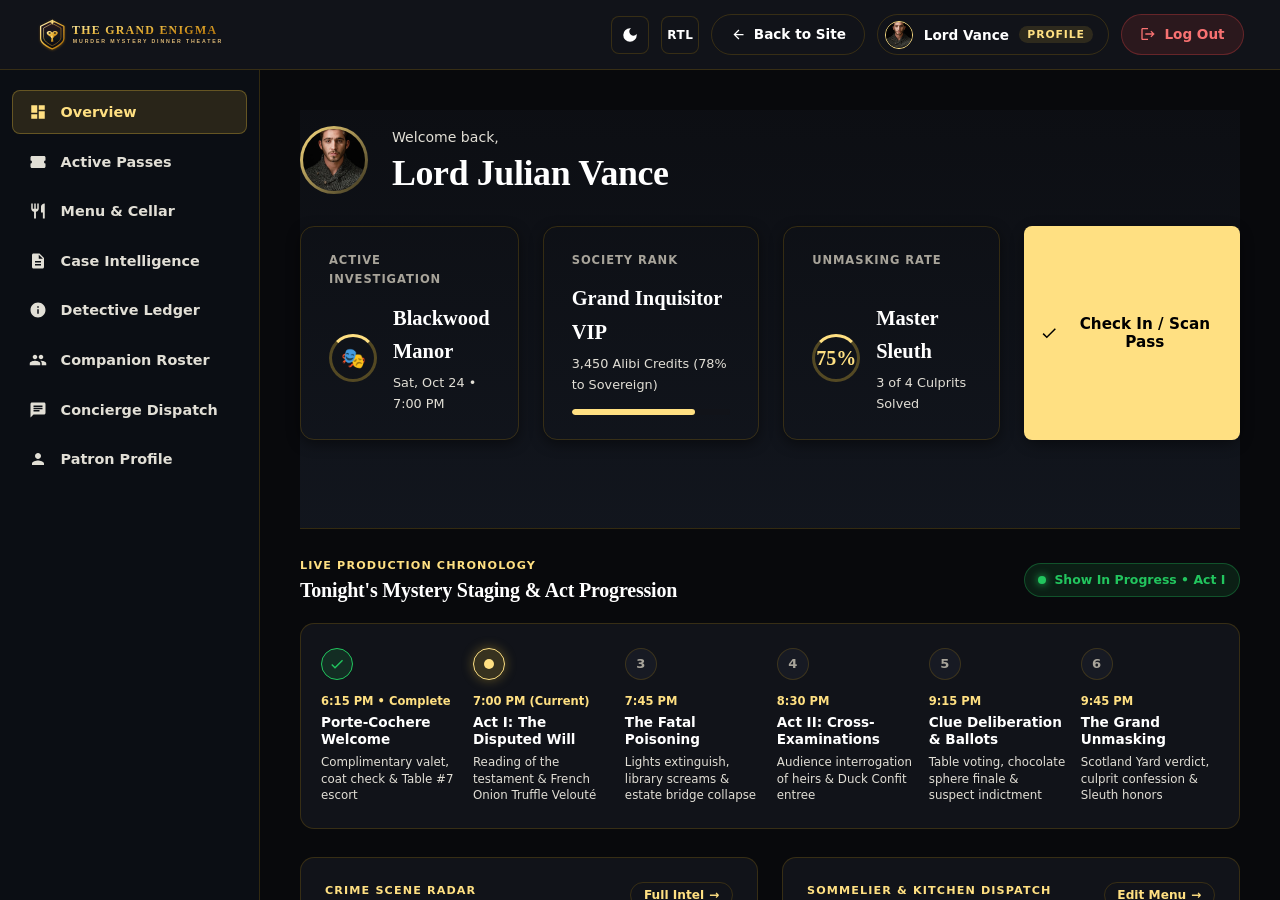
<file: dashboard.html>
<!DOCTYPE html>
<html lang="en" data-theme="dark" dir="ltr">
<head>
  <meta charset="UTF-8">
  <meta name="viewport" content="width=device-width, initial-scale=1.0">
  <meta http-equiv="X-UA-Compatible" content="ie=edge">
  <title>Patron Portal &amp; Guest Dashboard | The Grand Enigma Murder Mystery Dinner Theater</title>
  <meta name="description" content="Exclusive patron portal for The Grand Enigma. Access your digital reservation boarding passes, table allocations, sommelier pairing customizer, and case dossiers.">
  <meta name="keywords" content="guest dashboard, theater reservation portal, murder mystery ticket pass, sommelier pairings, loyalty alibi credits">
  <meta property="og:title" content="Patron Portal &amp; Guest Dashboard | The Grand Enigma">
  <meta property="og:description" content="Access your live theatrical boarding pass, table sightlines, sommelier pairings, and detective case dossiers.">
  <meta property="og:type" content="website">
  <link rel="icon" type="image/svg+xml" href="assets/images/branding/logo-emblem.svg">
  <link rel="stylesheet" href="assets/css/style.css?v=4.2">
  <link rel="stylesheet" href="assets/css/dashboard-tabs.css?v=1.1">
  <link rel="stylesheet" href="assets/css/responsive.css?v=2.1">
</head>
<body class="dashboard-body">

  <!-- =========================================================================
       Page Preloader (Modern Luxury Mystery Loader)
       ========================================================================= -->
  <div id="pageLoader" class="page-loader" aria-hidden="true">
    <div class="page-loader-inner">
      <div class="loader-emblem-wrap">
        <div class="loader-pulse-ring"></div>
        <div class="loader-compass-ring"></div>
        <div class="loader-emblem">
          <svg viewBox="0 0 64 64" fill="none" class="loader-svg" xmlns="http://www.w3.org/2000/svg">
            <circle cx="32" cy="32" r="28" stroke="url(#loaderGoldGradDash)" stroke-width="2" stroke-dasharray="4 3" class="loader-orbit"/>
            <polygon points="32,8 39,25 56,32 39,39 32,56 25,39 8,32 25,25" fill="url(#loaderGoldGradDash)" opacity="0.9"/>
            <circle cx="32" cy="32" r="5" fill="#0D0A07" stroke="#C48D28" stroke-width="2"/>
            <defs>
              <linearGradient id="loaderGoldGradDash" x1="0%" y1="0%" x2="100%" y2="100%">
                <stop offset="0%" stop-color="#F3D17A"/>
                <stop offset="50%" stop-color="#C48D28"/>
                <stop offset="100%" stop-color="#8E6316"/>
              </linearGradient>
            </defs>
          </svg>
        </div>
      </div>
      <div class="loader-brand-title">THE GRAND ENIGMA</div>
      <div class="loader-status-text">Loading Patron Portal…</div>
      <div class="loader-bar-wrap">
        <div class="loader-bar-fill"></div>
      </div>
    </div>
  </div>

  <!-- =======================================================================
       FULL-WIDTH TOPBAR (spans entire viewport, above sidebar + content)
       Reference: image 1 & 4 — logo only on left, action buttons on right
       ======================================================================= -->
  <header class="dash-app-topbar" id="dashAppTopbar">
    <div class="dash-topbar-left">
      <!-- Brand in topbar: logo + website name (exact image requested) -->
      <a href="index.html" class="dash-topbar-brand" aria-label="The Grand Enigma — Home">
        <img src="assets/images/branding/logo.svg" alt="The Grand Enigma Murder Mystery Dinner Theater" class="dash-topbar-brand-logo">
      </a>
    </div>
    <div class="dash-topbar-actions">
      <button type="button" class="toggle-btn theme-toggle-btn" aria-label="Toggle Color Theme" title="Toggle Light / Dark Mode">
        <svg viewBox="0 0 24 24" aria-hidden="true"><path d="M12 3a9 9 0 1 0 9 9c0-.46-.04-.92-.1-1.36a5.389 5.389 0 0 1-4.4 2.26 5.403 5.403 0 0 1-3.14-9.8c-.44-.06-.9-.1-1.36-.1z"/></svg>
      </button>
      <button type="button" class="toggle-btn rtl-toggle-btn" aria-label="Toggle Layout Direction" title="Toggle RTL / LTR">
        <span class="rtl-toggle-text">RTL</span>
      </button>
      <a href="index.html" class="dash-btn-back dash-btn-desktop-only">
        <svg width="15" height="15" viewBox="0 0 24 24" fill="currentColor" aria-hidden="true"><path d="M20 11H7.83l5.59-5.59L12 4l-8 8 8 8 1.41-1.41L7.83 13H20v-2z"/></svg>
        <span>Back to Site</span>
      </a>
      <button type="button" class="dash-btn-profile" id="dashTopbarProfileBtn" data-tab="tab-profile" title="View Patron Profile" aria-label="View Patron Profile">
        <img src="assets/images/dashboard/dashboard_patron_avatar.jpg" alt="Lord Julian Vance" class="dash-btn-profile-img">
        <span class="dash-btn-profile-name">Lord Vance</span>
        <span class="dash-btn-profile-badge">Profile</span>
      </button>
      <a href="login.html" class="dash-btn-logout-labeled" title="Log Out of Patron Portal" aria-label="Log Out">
        <svg width="16" height="16" viewBox="0 0 24 24" fill="currentColor" aria-hidden="true"><path d="M17 7l-1.41 1.41L18.17 11H8v2h10.17l-2.58 2.58L17 17l5-5zM4 5h8V3H4c-1.1 0-2 .9-2 2v14c0 1.1.9 2 2 2h8v-2H4V5z"/></svg>
        <span>Log Out</span>
      </a>
    </div>
  </header>

  <!-- =======================================================================
       PAGE BODY: Sidebar (left) + Main content (right) — below the topbar
       ======================================================================= -->
  <div class="dash-page-body">
  <div class="dash-app-layout">

    <!-- LEFT SIDEBAR (nav only — brand is in topbar) -->
    <aside class="dash-app-sidebar" id="dashAppSidebar" aria-label="Dashboard Sidebar Navigation">

      <ul class="dash-sidebar-menu">
        <li class="dash-menu-item">
          <button type="button" class="dash-menu-btn active" data-tab="tab-overview" id="tab-overview-btn">
            <svg viewBox="0 0 24 24" fill="currentColor" aria-hidden="true"><path d="M3 13h8V3H3v10zm0 8h8v-6H3v6zm10 0h8V11h-8v10zm0-18v6h8V3h-8z"/></svg>
            <span>Overview</span>
          </button>
        </li>
        <li class="dash-menu-item">
          <button type="button" class="dash-menu-btn" data-tab="tab-passes" id="tab-passes-btn">
            <svg viewBox="0 0 24 24" fill="currentColor" aria-hidden="true"><path d="M22 10V6c0-1.11-.9-2-2-2H4c-1.1 0-1.99.89-1.99 2v4c1.1 0 1.99.9 1.99 2s-.89 2-2 2v4c0 1.1.9 2 2 2h16c1.1 0 2-.9 2-2v-4c-1.1 0-2-.9-2-2s.9-2 2-2z"/></svg>
            <span>Active Passes</span>
          </button>
        </li>
        <li class="dash-menu-item">
          <button type="button" class="dash-menu-btn" data-tab="tab-gastronomy" id="tab-gastronomy-btn">
            <svg viewBox="0 0 24 24" fill="currentColor" aria-hidden="true"><path d="M11 9H9V2H7v7H5V2H3v7c0 2.12 1.66 3.84 3.75 3.97V22h2.5v-9.03C11.34 12.84 13 11.12 13 9V2h-2v7zm5-3v8h2.5v8H21V2c-2.76 0-5 2.24-5 4z"/></svg>
            <span>Menu &amp; Cellar</span>
          </button>
        </li>
        <li class="dash-menu-item">
          <button type="button" class="dash-menu-btn" data-tab="tab-case" id="tab-case-btn">
            <svg viewBox="0 0 24 24" fill="currentColor" aria-hidden="true"><path d="M14 2H6c-1.1 0-1.99.9-1.99 2L4 20c0 1.1.89 2 1.99 2H18c1.1 0 2-.9 2-2V8l-6-6zm2 16H8v-2h8v2zm0-4H8v-2h8v2zm-3-5V3.5L18.5 9H13z"/></svg>
            <span>Case Intelligence</span>
          </button>
        </li>
        <li class="dash-menu-item">
          <button type="button" class="dash-menu-btn" data-tab="tab-ledger" id="tab-ledger-btn">
            <svg viewBox="0 0 24 24" fill="currentColor" aria-hidden="true"><path d="M12 2C6.48 2 2 6.48 2 12s4.48 10 10 10 10-4.48 10-10S17.52 2 12 2zm1 15h-2v-6h2v6zm0-8h-2V7h2v2z"/></svg>
            <span>Detective Ledger</span>
          </button>
        </li>
        <li class="dash-menu-item">
          <button type="button" class="dash-menu-btn" data-tab="tab-roster" id="tab-roster-btn">
            <svg viewBox="0 0 24 24" fill="currentColor" aria-hidden="true"><path d="M16 11c1.66 0 2.99-1.34 2.99-3S17.66 5 16 5c-1.66 0-3 1.34-3 3s1.34 3 3 3zm-8 0c1.66 0 2.99-1.34 2.99-3S9.66 5 8 5C6.34 5 5 6.34 5 8s1.34 3 3 3zm0 2c-2.33 0-7 1.17-7 3.5V19h14v-2.5c0-2.33-4.67-3.5-7-3.5zm8 0c-.29 0-.62.02-.97.05 1.16.84 1.97 1.97 1.97 3.45V19h6v-2.5c0-2.33-4.67-3.5-7-3.5z"/></svg>
            <span>Companion Roster</span>
          </button>
        </li>
        <li class="dash-menu-item">
          <button type="button" class="dash-menu-btn" data-tab="tab-concierge" id="tab-concierge-btn">
            <svg viewBox="0 0 24 24" fill="currentColor" aria-hidden="true"><path d="M20 2H4c-1.1 0-1.99.9-1.99 2L2 22l4-4h14c1.1 0 2-.9 2-2V4c0-1.1-.9-2-2-2zM6 9h12v2H6V9zm8 5H6v-2h8v2zm4-6H6V6h12v2z"/></svg>
            <span>Concierge Dispatch</span>
          </button>
        </li>
        <li class="dash-menu-item">
          <button type="button" class="dash-menu-btn" data-tab="tab-profile" id="tab-profile-btn">
            <svg viewBox="0 0 24 24" fill="currentColor" aria-hidden="true"><path d="M12 12c2.21 0 4-1.79 4-4s-1.79-4-4-4-4 1.79-4 4 1.79 4 4 4zm0 2c-2.67 0-8 1.34-8 4v2h16v-2c0-2.66-5.33-4-8-4z"/></svg>
            <span>Patron Profile</span>
          </button>
        </li>
      </ul>
    </aside>

    <!-- MAIN AREA (tabs + content) -->
    <div class="dash-app-main">

      <!-- MOBILE TAB BAR (scrollable, below topbar on mobile) -->
      <nav class="dash-mobile-tabs-bar" id="dashMobileTabBar" aria-label="Dashboard Mobile Navigation">
        <button type="button" class="dash-mobile-tab-btn active" data-tab="tab-overview">
          <svg width="14" height="14" viewBox="0 0 24 24" fill="currentColor"><path d="M3 13h8V3H3v10zm0 8h8v-6H3v6zm10 0h8V11h-8v10zm0-18v6h8V3h-8z"/></svg>
          Overview
        </button>
        <button type="button" class="dash-mobile-tab-btn" data-tab="tab-passes">
          <svg width="14" height="14" viewBox="0 0 24 24" fill="currentColor"><path d="M22 10V6c0-1.11-.9-2-2-2H4c-1.1 0-1.99.89-1.99 2v4c1.1 0 1.99.9 1.99 2s-.89 2-2 2v4c0 1.1.9 2 2 2h16c1.1 0 2-.9 2-2v-4c-1.1 0-2-.9-2-2s.9-2 2-2z"/></svg>
          Passes
        </button>
        <button type="button" class="dash-mobile-tab-btn" data-tab="tab-gastronomy">
          <svg width="14" height="14" viewBox="0 0 24 24" fill="currentColor"><path d="M11 9H9V2H7v7H5V2H3v7c0 2.12 1.66 3.84 3.75 3.97V22h2.5v-9.03C11.34 12.84 13 11.12 13 9V2h-2v7zm5-3v8h2.5v8H21V2c-2.76 0-5 2.24-5 4z"/></svg>
          Menu &amp; Cellar
        </button>
        <button type="button" class="dash-mobile-tab-btn" data-tab="tab-case">
          <svg width="14" height="14" viewBox="0 0 24 24" fill="currentColor"><path d="M14 2H6c-1.1 0-1.99.9-1.99 2L4 20c0 1.1.89 2 1.99 2H18c1.1 0 2-.9 2-2V8l-6-6z"/></svg>
          Case Intel
        </button>
        <button type="button" class="dash-mobile-tab-btn" data-tab="tab-ledger">
          <svg width="14" height="14" viewBox="0 0 24 24" fill="currentColor"><path d="M12 2C6.48 2 2 6.48 2 12s4.48 10 10 10 10-4.48 10-10S17.52 2 12 2z"/></svg>
          Ledger
        </button>
        <button type="button" class="dash-mobile-tab-btn" data-tab="tab-roster">
          <svg width="14" height="14" viewBox="0 0 24 24" fill="currentColor"><path d="M16 11c1.66 0 2.99-1.34 2.99-3S17.66 5 16 5c-1.66 0-3 1.34-3 3s1.34 3 3 3zm-8 0c1.66 0 2.99-1.34 2.99-3S9.66 5 8 5C6.34 5 5 6.34 5 8s1.34 3 3 3z"/></svg>
          Roster
        </button>
        <button type="button" class="dash-mobile-tab-btn" data-tab="tab-concierge">
          <svg width="14" height="14" viewBox="0 0 24 24" fill="currentColor"><path d="M20 2H4c-1.1 0-1.99.9-1.99 2L2 22l4-4h14c1.1 0 2-.9 2-2V4c0-1.1-.9-2-2-2z"/></svg>
          Concierge
        </button>
        <button type="button" class="dash-mobile-tab-btn" data-tab="tab-profile">
          <svg width="14" height="14" viewBox="0 0 24 24" fill="currentColor"><path d="M12 12c2.21 0 4-1.79 4-4s-1.79-4-4-4-4 1.79-4 4 1.79 4 4 4zm0 2c-2.67 0-8 1.34-8 4v2h16v-2c0-2.66-5.33-4-8-4z"/></svg>
          Profile
        </button>
      </nav>

      <!-- TAB CONTENT -->
      <main id="mainContent" class="dash-app-content">

        <!-- TAB 1: OVERVIEW -->
        <div class="dash-tab-pane active" id="tab-overview" role="tabpanel">
          <section class="dash-hero-section" aria-labelledby="dashWelcomeTitle" style="padding-top:1rem;border-top:none;">
            <div class="dash-welcome-row">
              <div class="dash-welcome-avatar">
                <img src="assets/images/dashboard/dashboard_patron_avatar.jpg" alt="Inspector Julian Vance Patron Portrait">
              </div>
              <div>
                <div class="dash-welcome-sub">Welcome back,</div>
                <h1 class="dash-welcome-name" id="dashWelcomeTitle">Lord Julian Vance</h1>
              </div>
            </div>

            <div class="dash-metric-row">
              <div class="dash-metric-card">
                <div class="dash-metric-label">Active Investigation</div>
                <div class="dash-metric-main">
                  <div class="dash-metric-circle">&#127917;</div>
                  <div>
                    <div class="dash-metric-title">Blackwood Manor</div>
                    <div class="dash-metric-sub">Sat, Oct 24 &bull; 7:00 PM</div>
                  </div>
                </div>
              </div>

              <div class="dash-metric-card">
                <div class="dash-metric-label">Society Rank</div>
                <div>
                  <div class="dash-metric-title">Grand Inquisitor VIP</div>
                  <div class="dash-metric-sub">3,450 Alibi Credits (78% to Sovereign)</div>
                  <div class="dash-metric-progress">
                    <div class="dash-metric-progress-bar" style="width:78%;"></div>
                  </div>
                </div>
              </div>

              <div class="dash-metric-card">
                <div class="dash-metric-label">Unmasking Rate</div>
                <div class="dash-metric-main">
                  <div class="dash-metric-circle">75%</div>
                  <div>
                    <div class="dash-metric-title">Master Sleuth</div>
                    <div class="dash-metric-sub">3 of 4 Culprits Solved</div>
                  </div>
                </div>
              </div>

              <div class="dash-metric-card" style="padding:0;border:none;background:transparent;">
                <button type="button" class="dash-metric-btn-today" id="dashCheckInBtn">
                  <svg width="20" height="20" viewBox="0 0 24 24" fill="currentColor" style="margin-right:0.5rem;" aria-hidden="true"><path d="M9 16.17L4.83 12l-1.42 1.41L9 19 21 7l-1.41-1.41z"/></svg>
                  <span>Check In / Scan Pass</span>
                </button>
              </div>
            </div>
          </section>
            <!-- Live Experience Progression Timeline -->
            <section class="dash-overview-section" aria-labelledby="timelineHeading">
              <div class="dash-section-header-compact">
                <div>
                  <span class="dash-tag-small">Live Production Chronology</span>
                  <h2 class="dash-heading-compact" id="timelineHeading">Tonight's Mystery Staging &amp; Act Progression</h2>
                </div>
                <div class="dash-live-badge"><span class="live-dot"></span> Show In Progress &bull; Act I</div>
              </div>

              <div class="dash-stage-timeline">
                <div class="dash-timeline-step completed">
                  <div class="dash-timeline-node">
                    <svg viewBox="0 0 24 24"><path d="M9 16.17L4.83 12l-1.42 1.41L9 19 21 7l-1.41-1.41z"/></svg>
                  </div>
                  <div class="dash-timeline-info">
                    <div class="dash-timeline-time">6:15 PM &bull; Complete</div>
                    <div class="dash-timeline-title">Porte-Cochere Welcome</div>
                    <div class="dash-timeline-desc">Complimentary valet, coat check &amp; Table #7 escort</div>
                  </div>
                </div>

                <div class="dash-timeline-step active">
                  <div class="dash-timeline-node">
                    <span class="active-pulse"></span>
                  </div>
                  <div class="dash-timeline-info">
                    <div class="dash-timeline-time">7:00 PM (Current)</div>
                    <div class="dash-timeline-title">Act I: The Disputed Will</div>
                    <div class="dash-timeline-desc">Reading of the testament &amp; French Onion Truffle Velouté</div>
                  </div>
                </div>

                <div class="dash-timeline-step upcoming">
                  <div class="dash-timeline-node">3</div>
                  <div class="dash-timeline-info">
                    <div class="dash-timeline-time">7:45 PM</div>
                    <div class="dash-timeline-title">The Fatal Poisoning</div>
                    <div class="dash-timeline-desc">Lights extinguish, library screams &amp; estate bridge collapse</div>
                  </div>
                </div>

                <div class="dash-timeline-step upcoming">
                  <div class="dash-timeline-node">4</div>
                  <div class="dash-timeline-info">
                    <div class="dash-timeline-time">8:30 PM</div>
                    <div class="dash-timeline-title">Act II: Cross-Examinations</div>
                    <div class="dash-timeline-desc">Audience interrogation of heirs &amp; Duck Confit entree</div>
                  </div>
                </div>

                <div class="dash-timeline-step upcoming">
                  <div class="dash-timeline-node">5</div>
                  <div class="dash-timeline-info">
                    <div class="dash-timeline-time">9:15 PM</div>
                    <div class="dash-timeline-title">Clue Deliberation &amp; Ballots</div>
                    <div class="dash-timeline-desc">Table voting, chocolate sphere finale &amp; suspect indictment</div>
                  </div>
                </div>

                <div class="dash-timeline-step upcoming">
                  <div class="dash-timeline-node">6</div>
                  <div class="dash-timeline-info">
                    <div class="dash-timeline-time">9:45 PM</div>
                    <div class="dash-timeline-title">The Grand Unmasking</div>
                    <div class="dash-timeline-desc">Scotland Yard verdict, culprit confession &amp; Sleuth honors</div>
                  </div>
                </div>
              </div>
            </section>

            <!-- Overview 2-Column Grid: Nearby Suspects + Gastronomy Summary -->
            <div class="dash-overview-grid">
              <!-- Left Column: Suspects Seated Near Table #7 -->
              <div class="dash-overview-card">
                <div class="dash-card-header">
                  <div>
                    <span class="dash-tag-small">Crime Scene Radar</span>
                    <h3 class="dash-card-title">Suspects Seated Near Table #7</h3>
                  </div>
                  <button type="button" class="dash-card-action-btn" data-tab="tab-case">
                    <span>Full Intel</span> &rarr;
                  </button>
                </div>

                <div class="dash-suspects-list">
                  <div class="dash-suspect-item prime">
                    <div class="dash-suspect-avatar">DT</div>
                    <div class="dash-suspect-body">
                      <div class="dash-suspect-top">
                        <strong>Dr. Gabriel Thorne</strong>
                        <span class="dash-suspicion-tag high">84% Suspicion</span>
                      </div>
                      <p class="dash-suspect-role">The Disgraced Physician &bull; Seated Table 6</p>
                      <div class="dash-suspect-clue">
                        <svg viewBox="0 0 24 24"><path d="M12 2C6.48 2 2 6.48 2 12s4.48 10 10 10 10-4.48 10-10S17.52 2 12 2zm1 15h-2v-6h2v6zm0-8h-2V7h2v2z"/></svg>
                        Empty amber vial found near coat rack. Nervous tremors observed.
                      </div>
                    </div>
                  </div>

                  <div class="dash-suspect-item">
                    <div class="dash-suspect-avatar">MV</div>
                    <div class="dash-suspect-body">
                      <div class="dash-suspect-top">
                        <strong>Madame Vivienne</strong>
                        <span class="dash-suspicion-tag med">68% Suspicion</span>
                      </div>
                      <p class="dash-suspect-role">The Glamorous Widow &bull; Seated Piano Lounge</p>
                      <div class="dash-suspect-clue">
                        <svg viewBox="0 0 24 24"><path d="M12 2C6.48 2 2 6.48 2 12s4.48 10 10 10 10-4.48 10-10S17.52 2 12 2zm1 15h-2v-6h2v6zm0-8h-2V7h2v2z"/></svg>
                        Black lace veil concealed departure from parlor at 8:12 PM.
                      </div>
                    </div>
                  </div>

                  <div class="dash-suspect-item">
                    <div class="dash-suspect-avatar">IV</div>
                    <div class="dash-suspect-body">
                      <div class="dash-suspect-top">
                        <strong>Inspector Vance</strong>
                        <span class="dash-suspicion-tag low">22% Suspicion</span>
                      </div>
                      <p class="dash-suspect-role">Scotland Yard Lead &bull; Guarding Portico</p>
                      <div class="dash-suspect-clue">
                        <svg viewBox="0 0 24 24"><path d="M12 2C6.48 2 2 6.48 2 12s4.48 10 10 10 10-4.48 10-10S17.52 2 12 2zm1 15h-2v-6h2v6zm0-8h-2V7h2v2z"/></svg>
                        Alibi verified by Maitre Laurent during opening champagne toast.
                      </div>
                    </div>
                  </div>
                </div>
              </div>

              <!-- Right Column: Tonight's Gastronomy & Wine Pairing Summary -->
              <div class="dash-overview-card">
                <div class="dash-card-header">
                  <div>
                    <span class="dash-tag-small">Sommelier &amp; Kitchen Dispatch</span>
                    <h3 class="dash-card-title">Tonight's 4-Course Pairing Dossier</h3>
                  </div>
                  <button type="button" class="dash-card-action-btn" data-tab="tab-gastronomy">
                    <span>Edit Menu</span> &rarr;
                  </button>
                </div>

                <div class="dash-menu-summary-list">
                  <div class="dash-menu-course-item">
                    <div class="dash-course-num">I</div>
                    <div class="dash-course-details">
                      <div class="dash-course-title">Black Truffle Velouté</div>
                      <div class="dash-course-sub">Slow-roasted chestnut, chive oil &bull; <em>2021 Chablis Premier Cru</em></div>
                    </div>
                    <span class="dash-course-status served">&#10003; Served</span>
                  </div>

                  <div class="dash-menu-course-item active">
                    <div class="dash-course-num">II</div>
                    <div class="dash-course-details">
                      <div class="dash-course-title">Crisp Duck Confit Grand Enigma</div>
                      <div class="dash-course-sub">Parsnip mousseline, tart cherry glaze &bull; <em>2018 Nuits-Saint-Georges</em></div>
                    </div>
                    <span class="dash-course-status plating">&#9679; Plating</span>
                  </div>

                  <div class="dash-menu-course-item">
                    <div class="dash-course-num">III</div>
                    <div class="dash-course-details">
                      <div class="dash-course-title">Black Angus Prime Filet Mignon</div>
                      <div class="dash-course-sub">Morel reduction, dauphinoise potato &bull; <em>2017 Ch&acirc;teau Margaux</em></div>
                    </div>
                    <span class="dash-course-status upcoming">Next</span>
                  </div>

                  <div class="dash-menu-course-item">
                    <div class="dash-course-num">IV</div>
                    <div class="dash-course-details">
                      <div class="dash-course-title">Dark Valrhona Chocolate Sphere</div>
                      <div class="dash-course-sub">Salted caramel ganache, wild raspberry &bull; <em>20-Year Tawny Port</em></div>
                    </div>
                    <span class="dash-course-status upcoming">Finale</span>
                  </div>
                </div>

                <div class="dash-table-service-box">
                  <div class="dash-service-avatar">&#127863;</div>
                  <div>
                    <div class="dash-service-name">Dedicated Table #7 Sommelier: <strong>Maitre Laurent</strong></div>
                    <div class="dash-service-note">All four companion glasses poured upon curtain rise. Dietary flags synced.</div>
                  </div>
                </div>
              </div>
            </div>

            <!-- Alibi Society Milestone & Rewards Hub -->
            <section class="dash-overview-section" aria-labelledby="rewardsHeading">
              <div class="dash-overview-card reward-card">
                <div class="dash-rewards-grid">
                  <div class="dash-rewards-left">
                    <span class="dash-tag-small">Alibi Society Loyalty</span>
                    <h3 class="dash-card-title" id="rewardsHeading">Progress Toward Sovereign Inquisitor</h3>
                    <p class="dash-rewards-desc">
                      You currently hold <strong>3,450 Alibi Credits</strong>. Accumulate 550 additional credits to achieve Sovereign rank and unlock private dining chambers and cast parlor invitations.
                    </p>
                    <div class="dash-rewards-bar-wrap">
                      <div class="dash-rewards-bar-fill" style="width: 78%;"></div>
                    </div>
                    <div class="dash-rewards-bar-labels">
                      <span>Grand Inquisitor (Current)</span>
                      <span>78% Completed</span>
                      <span>Sovereign (4,000 pts)</span>
                    </div>
                  </div>

                  <div class="dash-rewards-perks">
                    <div class="dash-perk-badge-item unlocked">
                      <div class="dash-perk-icon">&#10003;</div>
                      <div>
                        <strong>Complimentary Valet &amp; Cloakroom</strong>
                        <small>Active for all season performances</small>
                      </div>
                    </div>
                    <div class="dash-perk-badge-item unlocked">
                      <div class="dash-perk-icon">&#10003;</div>
                      <div>
                        <strong>Front-Row Director's Circle Table</strong>
                        <small>Guaranteed Table #7 stage sightline</small>
                      </div>
                    </div>
                    <div class="dash-perk-badge-item locked">
                      <div class="dash-perk-icon">&#128274;</div>
                      <div>
                        <strong>Private Parlor &amp; Cast Saloon Access</strong>
                        <small>Unlocks at 4,000 Alibi Credits (550 to go)</small>
                      </div>
                    </div>
                  </div>
                </div>
              </div>
            </section>

        </div>

        <!-- TAB 2: ACTIVE PASSES -->
        <div class="dash-tab-pane" id="tab-passes" role="tabpanel">
          <section class="dash-pass-section" aria-labelledby="passHeading">
            <div class="section-header" style="margin-bottom:2rem;">
              <span class="section-tag">Tonight's Access Credential</span>
              <h2 class="section-title" id="passHeading">Active Reservation &amp; Digital Boarding Pass</h2>
              <p class="section-subtitle">Present this pass at the Porte-Cochere for complimentary valet, coat check, and Table #7 escort.</p>
            </div>
            <div class="dash-pass-split">
              <div class="dash-ticket-card">
                <div class="dash-ticket-header" style="background-image:url('assets/images/dashboard/dashboard_active_ticket.jpg');">
                  <div class="dash-ticket-header-content">
                    <div>
                      <span class="dash-ticket-badge">Confirmed Production Pass</span>
                      <h3 class="dash-ticket-title">The Masque of Blackwood Manor</h3>
                    </div>
                    <span style="color:var(--color-gold-bright);font-size:0.85rem;font-weight:700;background:rgba(0,0,0,0.7);padding:0.4rem 0.8rem;border-radius:6px;">Pass #TKT-8849-VIP</span>
                  </div>
                </div>
                <div class="dash-ticket-body">
                  <div class="dash-ticket-grid">
                    <div><div class="dash-ticket-field-label">Performance Date</div><div class="dash-ticket-field-val">Saturday, Oct 24, 2026</div></div>
                    <div><div class="dash-ticket-field-label">Curtain Time</div><div class="dash-ticket-field-val">7:00 PM (Doors 6:15 PM)</div></div>
                    <div><div class="dash-ticket-field-label">Table Allocation</div><div class="dash-ticket-field-val" style="color:var(--color-gold-bright);">Table #7 (Director's Circle)</div></div>
                    <div><div class="dash-ticket-field-label">Party Size</div><div class="dash-ticket-field-val">4 Distinguished Patrons</div></div>
                  </div>
                  <div class="dash-ticket-barcode-row">
                    <div style="display:flex;align-items:center;gap:1.25rem;">
                      <div class="dash-qr-code-box" title="Authenticated QR Scan for Usher">
                        <svg viewBox="0 0 100 100" fill="currentColor">
                          <rect x="5" y="5" width="28" height="28" fill="#000"/><rect x="9" y="9" width="20" height="20" fill="#fff"/><rect x="13" y="13" width="12" height="12" fill="#000"/>
                          <rect x="67" y="5" width="28" height="28" fill="#000"/><rect x="71" y="9" width="20" height="20" fill="#fff"/><rect x="75" y="13" width="12" height="12" fill="#000"/>
                          <rect x="5" y="67" width="28" height="28" fill="#000"/><rect x="9" y="71" width="20" height="20" fill="#fff"/><rect x="13" y="75" width="12" height="12" fill="#000"/>
                          <rect x="40" y="10" width="8" height="8" fill="#000"/><rect x="50" y="20" width="10" height="10" fill="#000"/>
                          <rect x="40" y="40" width="20" height="20" fill="#000"/>
                          <rect x="65" y="45" width="8" height="12" fill="#000"/><rect x="75" y="70" width="18" height="8" fill="#000"/><rect x="45" y="75" width="12" height="14" fill="#000"/>
                        </svg>
                      </div>
                      <div>
                        <div style="font-size:0.85rem;font-weight:700;color:var(--text-primary);margin-bottom:0.2rem;">Will Call &amp; Foyer Scan Ready</div>
                        <div style="font-size:0.78rem;color:var(--text-muted);">Scan at Porte-Cochere for priority seating &amp; coat check.</div>
                      </div>
                    </div>
                    <div class="dash-ticket-actions">
                      <button type="button" class="btn btn-primary" id="dashDownloadPassBtn" style="padding:0.7rem 1.15rem;font-size:0.82rem;">
                        <svg width="15" height="15" viewBox="0 0 24 24" fill="currentColor"><path d="M19 9h-4V3H9v6H5l7 7 7-7zM5 18v2h14v-2H5z"/></svg>
                        <span>Download PDF Pass</span>
                      </button>
                      <button type="button" class="btn btn-secondary" id="dashWalletPassBtn" style="padding:0.7rem 1.15rem;font-size:0.82rem;">
                        <svg width="15" height="15" viewBox="0 0 24 24" fill="currentColor"><path d="M21 18v1c0 1.1-.9 2-2 2H5c-1.11 0-2-.9-2-2V5c0-1.1.89-2 2-2h14c1.1 0 2 .9 2 2v1h-9c-1.11 0-2 .9-2 2v8c0 1.1.89 2 2 2h9zm-9-2h10V8H12v8zm4-2.5c-.83 0-1.5-.67-1.5-1.5s.67-1.5 1.5-1.5 1.5.67 1.5 1.5-.67 1.5-1.5 1.5z"/></svg>
                        <span>Apple / Google Wallet</span>
                      </button>
                    </div>
                  </div>
                </div>
              </div>

              <div class="dash-locator-card">
                <div>
                  <div class="dash-locator-stage">Central Stage &bull; Proscenium Acting Circle</div>
                  <div class="dash-seating-matrix" aria-label="Auditorium Seating Matrix">
                    <div class="dash-seat-spot booked">T-1</div><div class="dash-seat-spot booked">T-2</div>
                    <div class="dash-seat-spot booked">T-3</div><div class="dash-seat-spot booked">T-4</div>
                    <div class="dash-seat-spot" data-table="5" data-tier="Director's Circle">T-5</div>
                    <div class="dash-seat-spot booked">T-6</div>
                    <div class="dash-seat-spot active-table" data-table="7" data-tier="Director's Circle" title="Your Confirmed Table #7">T-7 &#9733;</div>
                    <div class="dash-seat-spot booked">T-8</div>
                    <div class="dash-seat-spot" data-table="9" data-tier="Ballroom Center">T-9</div>
                    <div class="dash-seat-spot" data-table="10" data-tier="Ballroom Center">T-10</div>
                    <div class="dash-seat-spot booked">T-11</div><div class="dash-seat-spot booked">T-12</div>
                    <div class="dash-seat-spot" data-table="13" data-tier="Mezzanine Booth">M-1</div>
                    <div class="dash-seat-spot booked">M-2</div><div class="dash-seat-spot booked">M-3</div>
                    <div class="dash-seat-spot" data-table="16" data-tier="Mezzanine Booth">M-4</div>
                  </div>
                </div>
                <div>
                  <div style="font-size:0.85rem;font-weight:700;color:var(--color-gold-bright);margin-bottom:0.35rem;" id="dashSeatDetailText">Table #7 &bull; Director's Circle &bull; 100% Unobstructed Stage Sightline</div>
                  <p style="font-size:0.8rem;color:var(--text-secondary);line-height:1.5;">Front-row banquette positioning within arm's reach of crime-scene cross-examinations. Dedicated sommelier service by Maitre d' Laurent.</p>
                </div>
              </div>
            </div>
          </section>
        </div>

        <!-- TAB 3: MENU & CELLAR -->
        <div class="dash-tab-pane" id="tab-gastronomy" role="tabpanel">
          <section class="dash-gastronomy-section" aria-labelledby="gastroHeading">
            <div class="section-header" style="margin-bottom:2rem;">
              <span class="section-tag">Haute Gastronomy &amp; Vintage Cellar</span>
              <h2 class="section-title" id="gastroHeading">Pre-Show Menu Customizer &amp; Wine Pairings</h2>
              <p class="section-subtitle">Configure your party's multi-course banquet preferences and select sommelier tasting flights.</p>
            </div>
            <div class="dash-gastro-split">
              <div class="dash-gastro-card">
                <div class="dash-gastro-img-header">
                  <img src="assets/images/dashboard/dashboard_sommelier_cellar.jpg" alt="Four tasting glasses of vintage reserve wines" class="dash-gastro-img">
                </div>
                <div class="dash-gastro-body">
                  <div style="display:flex;justify-content:space-between;align-items:center;margin-bottom:0.75rem;">
                    <h3 style="font-family:var(--font-display);font-size:1.35rem;color:var(--text-primary);">Sommelier Cellar Flight</h3>
                    <span style="font-size:0.85rem;font-weight:800;color:var(--color-gold-bright);" id="dashWineTotalFig">+$45 / patron</span>
                  </div>
                  <p style="font-size:0.88rem;color:var(--text-secondary);line-height:1.6;">Curated wine and champagne allocations paired to each dramatic act by Sommelier Marc Valmont.</p>
                  <div class="dash-wine-options-list">
                    <div class="dash-wine-option selected" data-price="+$45">
                      <div><div class="dash-wine-option-title">The Grand Sommelier Flight</div><div class="dash-wine-option-desc">Four glasses: Chablis Premier Cru, Barolo, Pinot Noir &amp; Tawny Port</div></div>
                      <div class="dash-wine-option-price">+$45</div>
                    </div>
                    <div class="dash-wine-option" data-price="+$65">
                      <div><div class="dash-wine-option-title">Prohibition Champagne Prestige</div><div class="dash-wine-option-desc">Vintage Veuve Clicquot 2012 flutes served throughout the performance</div></div>
                      <div class="dash-wine-option-price">+$65</div>
                    </div>
                    <div class="dash-wine-option" data-price="+$28">
                      <div><div class="dash-wine-option-title">Artisan Zero-Proof Mocktail Pairing</div><div class="dash-wine-option-desc">Smoked rosemary botanical elixirs and clarified spiced citrus infusions</div></div>
                      <div class="dash-wine-option-price">+$28</div>
                    </div>
                  </div>
                </div>
              </div>

              <div class="dash-gastro-card">
                <div class="dash-gastro-body" style="padding-top:2.25rem;">
                  <span class="dash-patron-badge" style="margin-bottom:0.75rem;">Patron Privilege Concierge</span>
                  <h3 style="font-family:var(--font-display);font-size:1.45rem;color:var(--text-primary);margin-bottom:0.75rem;">Enhance Your Evening of High Society</h3>
                  <p style="font-size:0.9rem;color:var(--text-secondary);line-height:1.65;margin-bottom:1.75rem;">As a Grand Inquisitor VIP, unlock bespoke amenities to intensify your theatrical murder mystery experience.</p>
                  <div style="display:flex;flex-direction:column;gap:1.15rem;margin-bottom:2rem;">
                    <div style="display:flex;align-items:flex-start;gap:1rem;">
                      <div style="width:24px;height:24px;border-radius:50%;background:rgba(212,175,55,0.15);display:flex;align-items:center;justify-content:center;color:var(--color-gold-bright);flex-shrink:0;margin-top:2px;"><svg width="14" height="14" viewBox="0 0 24 24" fill="currentColor"><path d="M9 16.17L4.83 12l-1.42 1.41L9 19 21 7l-1.41-1.41z"/></svg></div>
                      <div><strong style="color:var(--text-primary);font-size:0.92rem;">Caviar &amp; Blini Prelude (+$85)</strong><p style="font-size:0.82rem;color:var(--text-secondary);">Served tableside 20 minutes prior to curtain call with chilled vodka shots.</p></div>
                    </div>
                    <div style="display:flex;align-items:flex-start;gap:1rem;">
                      <div style="width:24px;height:24px;border-radius:50%;background:rgba(212,175,55,0.15);display:flex;align-items:center;justify-content:center;color:var(--color-gold-bright);flex-shrink:0;margin-top:2px;"><svg width="14" height="14" viewBox="0 0 24 24" fill="currentColor"><path d="M9 16.17L4.83 12l-1.42 1.41L9 19 21 7l-1.41-1.41z"/></svg></div>
                      <div><strong style="color:var(--text-primary);font-size:0.92rem;">Secret Undercover Actor Briefing (+$50)</strong><p style="font-size:0.82rem;color:var(--text-secondary);">Receive a confidential letter directly from the coroner before the prologue starts.</p></div>
                    </div>
                    <div style="display:flex;align-items:flex-start;gap:1rem;">
                      <div style="width:24px;height:24px;border-radius:50%;background:rgba(212,175,55,0.15);display:flex;align-items:center;justify-content:center;color:var(--color-gold-bright);flex-shrink:0;margin-top:2px;"><svg width="14" height="14" viewBox="0 0 24 24" fill="currentColor"><path d="M9 16.17L4.83 12l-1.42 1.41L9 19 21 7l-1.41-1.41z"/></svg></div>
                      <div><strong style="color:var(--text-primary);font-size:0.92rem;">Private Mezzanine Parlor Upgrade (+$120)</strong><p style="font-size:0.82rem;color:var(--text-secondary);">Elevated horseshoe booth with dedicated butler and private restroom corridor.</p></div>
                    </div>
                  </div>
                  <button type="button" class="btn btn-secondary" style="width:100%;justify-content:center;" onclick="window.dashSwitchTab('tab-concierge')">
                    <span>Dispatch Upgrade Request to Usher &rarr;</span>
                  </button>
                </div>
              </div>
            </div>
          </section>
        </div>

        <!-- TAB 4: CASE INTELLIGENCE -->
        <div class="dash-tab-pane" id="tab-case" role="tabpanel">
          <section class="dash-case-section" aria-labelledby="caseHeading">
            <div class="section-header" style="margin-bottom:2rem;">
              <span class="section-tag">Confidential Case Briefing</span>
              <h2 class="section-title" id="caseHeading">Classified Suspect Dossier &amp; Motive Ledger</h2>
              <p class="section-subtitle">Study your prime suspects prior to taking your seat. Click any portrait to inspect their recorded alibi.</p>
            </div>
            <div class="dash-dossier-card">
              <div class="dash-dossier-media">
                <img src="assets/images/dashboard/dashboard_evidence_brief.jpg" alt="Fountain pen handwritten cursive notebook journal" class="dash-dossier-img">
              </div>
              <div class="dash-dossier-content">
                <span class="dash-patron-badge" style="align-self:flex-start;margin-bottom:0.85rem;">Case File #1932-B: The Will of Lord Blackwood</span>
                <h3 style="font-family:var(--font-display);font-size:1.6rem;color:var(--text-primary);margin-bottom:0.5rem;">The Four Prime Beneficiaries</h3>
                <p style="font-size:0.88rem;color:var(--text-secondary);line-height:1.65;">Lord Sterling was discovered slumped over his mahogany desk at 11:42 PM. Four guests were seen leaving the west conservatory. Tap any suspect card below to view their leaked testimony:</p>
                <div class="dash-suspects-grid">
                  <div class="dash-suspect-mini-card" data-secret-alibi="Claims she was adjusting her pearls in the powder room, but glass shards were found on her hemline.">
                    <div class="dash-suspect-mini-name">Lady Vivienne Sterling</div>
                    <div class="dash-suspect-mini-role">The Grieving Heiress &bull; Sole Beneficiary</div>
                  </div>
                  <div class="dash-suspect-mini-card" data-secret-alibi="Claims he was sterilizing syringes in the pantry, but the tincture bottle was unsealed.">
                    <div class="dash-suspect-mini-name">Dr. Alistair Finch</div>
                    <div class="dash-suspect-mini-role">Personal Physician &bull; Bitter Creditor</div>
                  </div>
                  <div class="dash-suspect-mini-card" data-secret-alibi="Claims the seance required complete darkness, yet the library key was missing from the chime box.">
                    <div class="dash-suspect-mini-name">Madame Genevieve</div>
                    <div class="dash-suspect-mini-role">Venetian Spiritualist &bull; Guest of Honor</div>
                  </div>
                  <div class="dash-suspect-mini-card" data-secret-alibi="Claims he never entered the study, but his silver pocket watch was discovered under the armchair.">
                    <div class="dash-suspect-mini-name">Colonel Arthur Sterling</div>
                    <div class="dash-suspect-mini-role">Disinherited Brother &bull; Royal Army Veteran</div>
                  </div>
                </div>
                <div>
                  <a href="#" class="btn btn-secondary" onclick="event.preventDefault();window.showToast('Encrypted Case Dossier #1932-B downloaded. Review pages 4-7 for coroner analysis.','info');">
                    <svg width="16" height="16" viewBox="0 0 24 24" fill="currentColor" aria-hidden="true"><path d="M19 9h-4V3H9v6H5l7 7 7-7zM5 18v2h14v-2H5z"/></svg>
                    <span>Download Complete Case Briefing (PDF 4.2 MB)</span>
                  </a>
                </div>
              </div>
            </div>
          </section>
        </div>

        <!-- TAB 5: DETECTIVE LEDGER -->
        <div class="dash-tab-pane" id="tab-ledger" role="tabpanel">
          <section class="dash-ledger-section" aria-labelledby="ledgerHeading">
            <div class="section-header" style="margin-bottom:2rem;">
              <span class="section-tag">Deduction History &amp; Society Honors</span>
              <h2 class="section-title" id="ledgerHeading">The Detective Ledger &amp; Loyalty Rank</h2>
              <p class="section-subtitle">An official record of all previous murder mysteries attended and verified culprit unmaskings.</p>
            </div>
            <div class="dash-ledger-split">
              <div class="dash-ledger-card">
                <table class="dash-ledger-table" aria-label="Past Attendance Ledger">
                  <thead>
                    <tr><th>Production &amp; Date</th><th>Table</th><th>Accused Culprit</th><th>Outcome</th></tr>
                  </thead>
                  <tbody>
                    <tr>
                      <td><strong style="color:var(--text-primary);display:block;">The Obsidian Key</strong><span style="font-size:0.78rem;color:var(--text-muted);">Nov 14, 2025</span></td>
                      <td>Table #4</td><td>Lord Montgomery (The Nephew)</td>
                      <td><span class="dash-badge-solved">&#10003; Solved (+500 pts)</span></td>
                    </tr>
                    <tr>
                      <td><strong style="color:var(--text-primary);display:block;">Midnight in Manhattan</strong><span style="font-size:0.78rem;color:var(--text-muted);">Feb 28, 2026</span></td>
                      <td>Table #12</td><td>Eleanor Vance (The Singer)</td>
                      <td><span class="dash-badge-solved">&#10003; Solved (+500 pts)</span></td>
                    </tr>
                    <tr>
                      <td><strong style="color:var(--text-primary);display:block;">Murder on the Orient Express</strong><span style="font-size:0.78rem;color:var(--text-muted);">May 19, 2026</span></td>
                      <td>Table #2</td><td>Count Andrenyi</td>
                      <td><span style="font-size:0.75rem;color:var(--text-muted);">Inconclusive (+200 pts)</span></td>
                    </tr>
                    <tr>
                      <td><strong style="color:var(--text-primary);display:block;">The Baron's Last Toast</strong><span style="font-size:0.78rem;color:var(--text-muted);">Aug 08, 2026</span></td>
                      <td>Table #8</td><td>Chef Jean-Luc (Arsenic in Sauce)</td>
                      <td><span class="dash-badge-solved">&#10003; Solved (+500 pts)</span></td>
                    </tr>
                  </tbody>
                </table>
              </div>
              <div class="dash-loyalty-panel">
                <div class="dash-loyalty-card">
                  <span class="dash-patron-badge" style="margin-bottom:0.5rem;">Society Progression</span>
                  <h3 style="font-family:var(--font-display);font-size:1.3rem;color:var(--text-primary);">The Sovereign Sleuth Tier</h3>
                  <p style="font-size:0.85rem;color:var(--text-secondary);margin-top:0.35rem;">3,450 / 5,000 Alibi Credits to unlock Sovereign status with complimentary private parlor dinner.</p>
                  <div class="dash-progress-track"><div class="dash-progress-fill"></div></div>
                  <div style="display:flex;justify-content:space-between;font-size:0.78rem;color:var(--text-muted);">
                    <span>Grand Inquisitor (Current)</span><span>Sovereign Sleuth (5,000)</span>
                  </div>
                </div>
                <div class="dash-loyalty-card">
                  <h4 style="font-family:var(--font-display);font-size:1.15rem;color:var(--text-primary);margin-bottom:0.85rem;">Earned Society Merit Medals</h4>
                  <div style="display:grid;grid-template-columns:repeat(3,1fr);gap:0.85rem;text-align:center;">
                    <div style="background:var(--bg-surface);padding:0.85rem 0.5rem;border-radius:8px;border:1px solid var(--border-subtle);"><div style="font-size:1.5rem;margin-bottom:0.2rem;">&#128269;</div><div style="font-size:0.75rem;font-weight:700;color:var(--text-primary);">Keen Eye</div></div>
                    <div style="background:var(--bg-surface);padding:0.85rem 0.5rem;border-radius:8px;border:1px solid var(--border-subtle);"><div style="font-size:1.5rem;margin-bottom:0.2rem;">&#127863;</div><div style="font-size:0.75rem;font-weight:700;color:var(--text-primary);">Gourmet Sleuth</div></div>
                    <div style="background:var(--bg-surface);padding:0.85rem 0.5rem;border-radius:8px;border:1px solid var(--border-subtle);"><div style="font-size:1.5rem;margin-bottom:0.2rem;">&#127917;</div><div style="font-size:0.75rem;font-weight:700;color:var(--text-primary);">Front Row VIP</div></div>
                  </div>
                </div>
              </div>
            </div>
          </section>
        </div>

        <!-- TAB 6: COMPANION ROSTER -->
        <div class="dash-tab-pane" id="tab-roster" role="tabpanel">
          <section class="dash-party-section" aria-labelledby="partyHeading">
            <div class="section-header" style="margin-bottom:2rem;">
              <span class="section-tag">Party Roster &amp; Dietary Allocations</span>
              <h2 class="section-title" id="partyHeading">Table #7 Companion Roster (4 Patrons)</h2>
              <p class="section-subtitle">Manage your party's names, selected dinner courses, and kitchen dietary flags.</p>
            </div>
            <div class="dash-companion-grid">
              <div class="dash-companion-card">
                <div class="dash-companion-avatar">JV</div>
                <h3 class="dash-companion-name">Lord Julian Vance</h3>
                <div class="dash-companion-role">Lead Detective (Seat 7-A)</div>
                <div style="font-size:0.82rem;color:var(--text-secondary);margin-bottom:0.75rem;">Entree: <strong>Duck Confit Grand Enigma</strong></div>
                <span class="dash-dietary-badge">Standard Haute Menu</span>
              </div>
              <div class="dash-companion-card">
                <div class="dash-companion-avatar">EV</div>
                <h3 class="dash-companion-name">Lady Eleanor Vance</h3>
                <div class="dash-companion-role">Deputy Sleuth (Seat 7-B)</div>
                <div style="font-size:0.82rem;color:var(--text-secondary);margin-bottom:0.75rem;">Entree: <strong>Black Truffle Filet Mignon</strong></div>
                <span class="dash-dietary-badge" style="color:#22C55E;border-color:rgba(34,197,94,0.3);">Gluten-Free Verified</span>
              </div>
              <div class="dash-companion-card">
                <div class="dash-companion-avatar">RT</div>
                <h3 class="dash-companion-name">Sir Reginald Thorne</h3>
                <div class="dash-companion-role">Evidence Analyst (Seat 7-C)</div>
                <div style="font-size:0.82rem;color:var(--text-secondary);margin-bottom:0.75rem;">Entree: <strong>Pan-Roasted Chilean Seabass</strong></div>
                <span class="dash-dietary-badge" style="color:#F59E0B;border-color:rgba(245,158,11,0.3);">Shellfish Allergy Flag</span>
              </div>
              <div class="dash-companion-card">
                <div class="dash-companion-avatar">CT</div>
                <h3 class="dash-companion-name">Countess Clara Thorne</h3>
                <div class="dash-companion-role">Interrogator (Seat 7-D)</div>
                <div style="font-size:0.82rem;color:var(--text-secondary);margin-bottom:0.75rem;">Entree: <strong>Hand-Rolled Wild Herb Gnocchi</strong></div>
                <span class="dash-dietary-badge" style="color:#3B82F6;border-color:rgba(59,130,246,0.3);">Vegetarian Course</span>
              </div>
            </div>
            <div style="text-align:center;margin-top:2rem;">
              <button type="button" class="btn btn-secondary" onclick="window.showToast('Companion dietary flags locked with Head Chef Jean-Luc Moreau.','info');">
                <span>Update Party Entree Selections &rarr;</span>
              </button>
            </div>
          </section>
        </div>

        <!-- TAB 7: CONCIERGE DISPATCH -->
        <div class="dash-tab-pane" id="tab-concierge" role="tabpanel">
          <section class="dash-concierge-section" aria-labelledby="chatHeading">
            <div class="section-header" style="margin-bottom:2rem;">
              <span class="section-tag">Direct Box Office Telegraph</span>
              <h2 class="section-title" id="chatHeading">Concierge Live Dispatch Messenger</h2>
              <p class="section-subtitle">Direct priority communications with Head Usher Harrison regarding Table #7 arrangements.</p>
            </div>
            <div class="dash-chat-box">
              <div class="dash-chat-header">
                <div class="dash-chat-header-user">
                  <span class="dash-chat-status-dot" title="Online" aria-label="Online"></span>
                  <div class="dash-chat-user-details">
                    <strong class="dash-chat-user-name">Lead Usher Harrison &bull; Box Office Concierge</strong>
                    <span class="dash-chat-user-sub">Direct Line for Table #7 Patrons</span>
                  </div>
                </div>
                <span class="dash-chat-priority-badge">Priority VIP Dispatch</span>
              </div>
              <div class="dash-chat-history" id="dashChatHistory" aria-live="polite">
                <div class="dash-chat-msg usher">
                  <span>Good afternoon, Lord Vance. Table #7 front-row placement is confirmed for Saturday, Oct 24. Your sommelier pairing is noted with the cellar herald.</span>
                  <span class="dash-chat-time">2:15 PM &bull; Lead Usher</span>
                </div>
                <div class="dash-chat-msg patron">
                  <span>Thank you, Harrison. Can we ensure Lady Eleanor's dessert is strictly dairy-free for Saturday's performance?</span>
                  <span class="dash-chat-time">2:40 PM &bull; Sent</span>
                </div>
                <div class="dash-chat-msg usher">
                  <span>Understood, Lord Vance. Pastry Chef has substituted the Noir Valrhona Chocolate Mousse with a Raspberry Truffle Sorbet for Seat 7-B.</span>
                  <span class="dash-chat-time">3:05 PM &bull; Lead Usher</span>
                </div>
              </div>
              <form class="dash-chat-input-bar" id="dashConciergeChatForm">
                <input type="text" class="dash-chat-input" id="dashConciergeInput" placeholder="Transmit dispatch note to Box Office Concierge..." required aria-label="Message to Concierge">
                <button type="submit" class="btn btn-primary" style="padding:0.85rem 1.5rem;flex-shrink:0;">
                  <span>Transmit</span>
                  <svg width="16" height="16" viewBox="0 0 24 24" fill="currentColor" aria-hidden="true"><path d="M2.01 21L23 12 2.01 3 2 10l15 2-15 2z"/></svg>
                </button>
              </form>
            </div>
          </section>
        </div>


        <!-- TAB 8: PATRON PROFILE & CREDENTIALS -->
        <div class="dash-tab-pane" id="tab-profile" role="tabpanel">
          <section class="dash-pass-section" aria-labelledby="profileHeading">
            <div class="section-header" style="margin-bottom:2rem;">
              <span class="section-tag">Patron Credentials &amp; Preferences</span>
              <h2 class="section-title" id="profileHeading">Patron Profile &amp; Account Settings</h2>
              <p class="section-subtitle">Manage your personal detective dossier, companion allocations, dietary flags, and access security.</p>
            </div>

            <div class="dash-profile-grid">
              <!-- Left: Avatar & Society Credentials Card -->
              <div class="dash-profile-card">
                <div class="dash-profile-avatar-wrap">
                  <img src="assets/images/dashboard/dashboard_patron_avatar.jpg" alt="Lord Julian Vance Portrait" class="dash-profile-avatar-large">
                  <h3 class="dash-profile-name">Lord Julian Vance</h3>
                  <div class="dash-profile-meta">Grand Inquisitor VIP &bull; Member #0849</div>
                </div>

                <div class="dash-profile-stat-list">
                  <div class="dash-profile-stat-row">
                    <span class="dash-profile-stat-label">Society Rank:</span>
                    <span class="dash-profile-stat-val" style="color:var(--color-gold-bright);">Grand Inquisitor VIP</span>
                  </div>
                  <div class="dash-profile-stat-row">
                    <span class="dash-profile-stat-label">Alibi Credits:</span>
                    <span class="dash-profile-stat-val">3,450 (78% to Sovereign)</span>
                  </div>
                  <div class="dash-profile-stat-row">
                    <span class="dash-profile-stat-label">Cases Solved:</span>
                    <span class="dash-profile-stat-val">3 of 4 (75% Master Sleuth)</span>
                  </div>
                  <div class="dash-profile-stat-row">
                    <span class="dash-profile-stat-label">Confirmed Table:</span>
                    <span class="dash-profile-stat-val" style="color:var(--color-gold-bright);">Table #7 (Director's Circle)</span>
                  </div>
                  <div class="dash-profile-stat-row">
                    <span class="dash-profile-stat-label">Patron Since:</span>
                    <span class="dash-profile-stat-val">Autumn Season 2024</span>
                  </div>
                </div>

                <div class="dash-profile-logout-box">
                  <div class="dash-profile-logout-box-text">
                    <h4>Session Control</h4>
                    <p>End your authenticated detective session.</p>
                  </div>
                  <a href="login.html" class="dash-profile-logout-btn">
                    <svg width="15" height="15" viewBox="0 0 24 24" fill="currentColor"><path d="M17 7l-1.41 1.41L18.17 11H8v2h10.17l-2.58 2.58L17 17l5-5zM4 5h8V3H4c-1.1 0-2 .9-2 2v14c0 1.1.9 2 2 2h8v-2H4V5z"/></svg>
                    <span>Log Out</span>
                  </a>
                </div>
              </div>

              <!-- Right: Personal Information & Settings -->
              <div class="dash-profile-card">
                <form id="dashProfileForm" onsubmit="event.preventDefault(); window.showToast ? window.showToast('Patron profile preferences updated successfully.', 'success') : alert('Saved!');">
                  <div style="font-size:0.85rem;font-weight:700;color:var(--color-gold-bright);text-transform:uppercase;letter-spacing:0.08em;margin-bottom:1rem;">
                    Personal Investigation Dossier
                  </div>

                  <div class="dash-profile-fields-grid">
                    <div class="dash-profile-field">
                      <label class="dash-profile-label" for="profFirstName">First Name</label>
                      <input type="text" id="profFirstName" class="dash-profile-input" value="Julian">
                    </div>
                    <div class="dash-profile-field">
                      <label class="dash-profile-label" for="profLastName">Last Name / Title</label>
                      <input type="text" id="profLastName" class="dash-profile-input" value="Lord Vance">
                    </div>
                    <div class="dash-profile-field">
                      <label class="dash-profile-label" for="profEmail">Society Alias Email</label>
                      <input type="email" id="profEmail" class="dash-profile-input" value="julian.vance@society.grandenigma.com">
                    </div>
                    <div class="dash-profile-field">
                      <label class="dash-profile-label" for="profPhone">Direct Line Phone</label>
                      <input type="tel" id="profPhone" class="dash-profile-input" value="+1 (555) 749-3820">
                    </div>
                    <div class="dash-profile-field">
                      <label class="dash-profile-label" for="profDietary">Primary Dietary Requirement</label>
                      <input type="text" id="profDietary" class="dash-profile-input" value="Standard Haute French (Truffle Lover)">
                    </div>
                    <div class="dash-profile-field">
                      <label class="dash-profile-label" for="profSeating">Preferred Seating Sightline</label>
                      <input type="text" id="profSeating" class="dash-profile-input" value="Front-Row Director's Circle (Stage Center)">
                    </div>
                    <div class="dash-profile-field full-width">
                      <label class="dash-profile-label" for="profNotes">Special Concierge Inquiries / Instructions</label>
                      <input type="text" id="profNotes" class="dash-profile-input" value="Lady Eleanor requires dairy-free dessert substitution. Vintage Bordeaux pairings preferred.">
                    </div>
                  </div>

                  <div style="font-size:0.85rem;font-weight:700;color:var(--color-gold-bright);text-transform:uppercase;letter-spacing:0.08em;margin:1.75rem 0 1rem;padding-top:1.25rem;border-top:1px solid var(--border-subtle);">
                    Security &amp; Passphrase
                  </div>

                  <div class="dash-profile-fields-grid">
                    <div class="dash-profile-field">
                      <label class="dash-profile-label" for="profOldPw">Current Passphrase</label>
                      <input type="password" id="profOldPw" class="dash-profile-input" placeholder="••••••••••••">
                    </div>
                    <div class="dash-profile-field">
                      <label class="dash-profile-label" for="profNewPw">New Secret Passphrase</label>
                      <input type="password" id="profNewPw" class="dash-profile-input" placeholder="Minimum 8 characters">
                    </div>
                  </div>

                  <div class="dash-profile-actions">
                    <div style="font-size:0.8rem;color:var(--text-muted);">
                      All alterations immediately synchronize with the Box Office concierge.
                    </div>
                    <button type="submit" class="btn btn-primary" style="padding:0.75rem 1.6rem;">
                      <svg width="15" height="15" viewBox="0 0 24 24" fill="currentColor"><path d="M17 3H5c-1.11 0-2 .9-2 2v14c0 1.1.89 2 2 2h14c1.1 0 2-.9 2-2V7l-4-4zm-5 16c-1.66 0-3-1.34-3-3s1.34-3 3-3 3 1.34 3 3-1.34 3-3 3zm3-10H5V5h10v4z"/></svg>
                      <span>Save Profile Changes</span>
                    </button>
                  </div>
                </form>
              </div>
            </div>
          </section>
        </div>

      </main>
    </div><!-- /dash-app-main -->
  </div><!-- /dash-app-layout -->
  </div><!-- /dash-page-body -->

  <button type="button" class="back-to-top" aria-label="Back to top of page" title="Return to top">
    <svg viewBox="0 0 24 24" aria-hidden="true"><path d="M7.41 15.41L12 10.83l4.59 4.58L18 14l-6-6-6 6z"/></svg>
  </button>

  <script src="assets/js/main.js"></script>
</body>
</html>
</file>
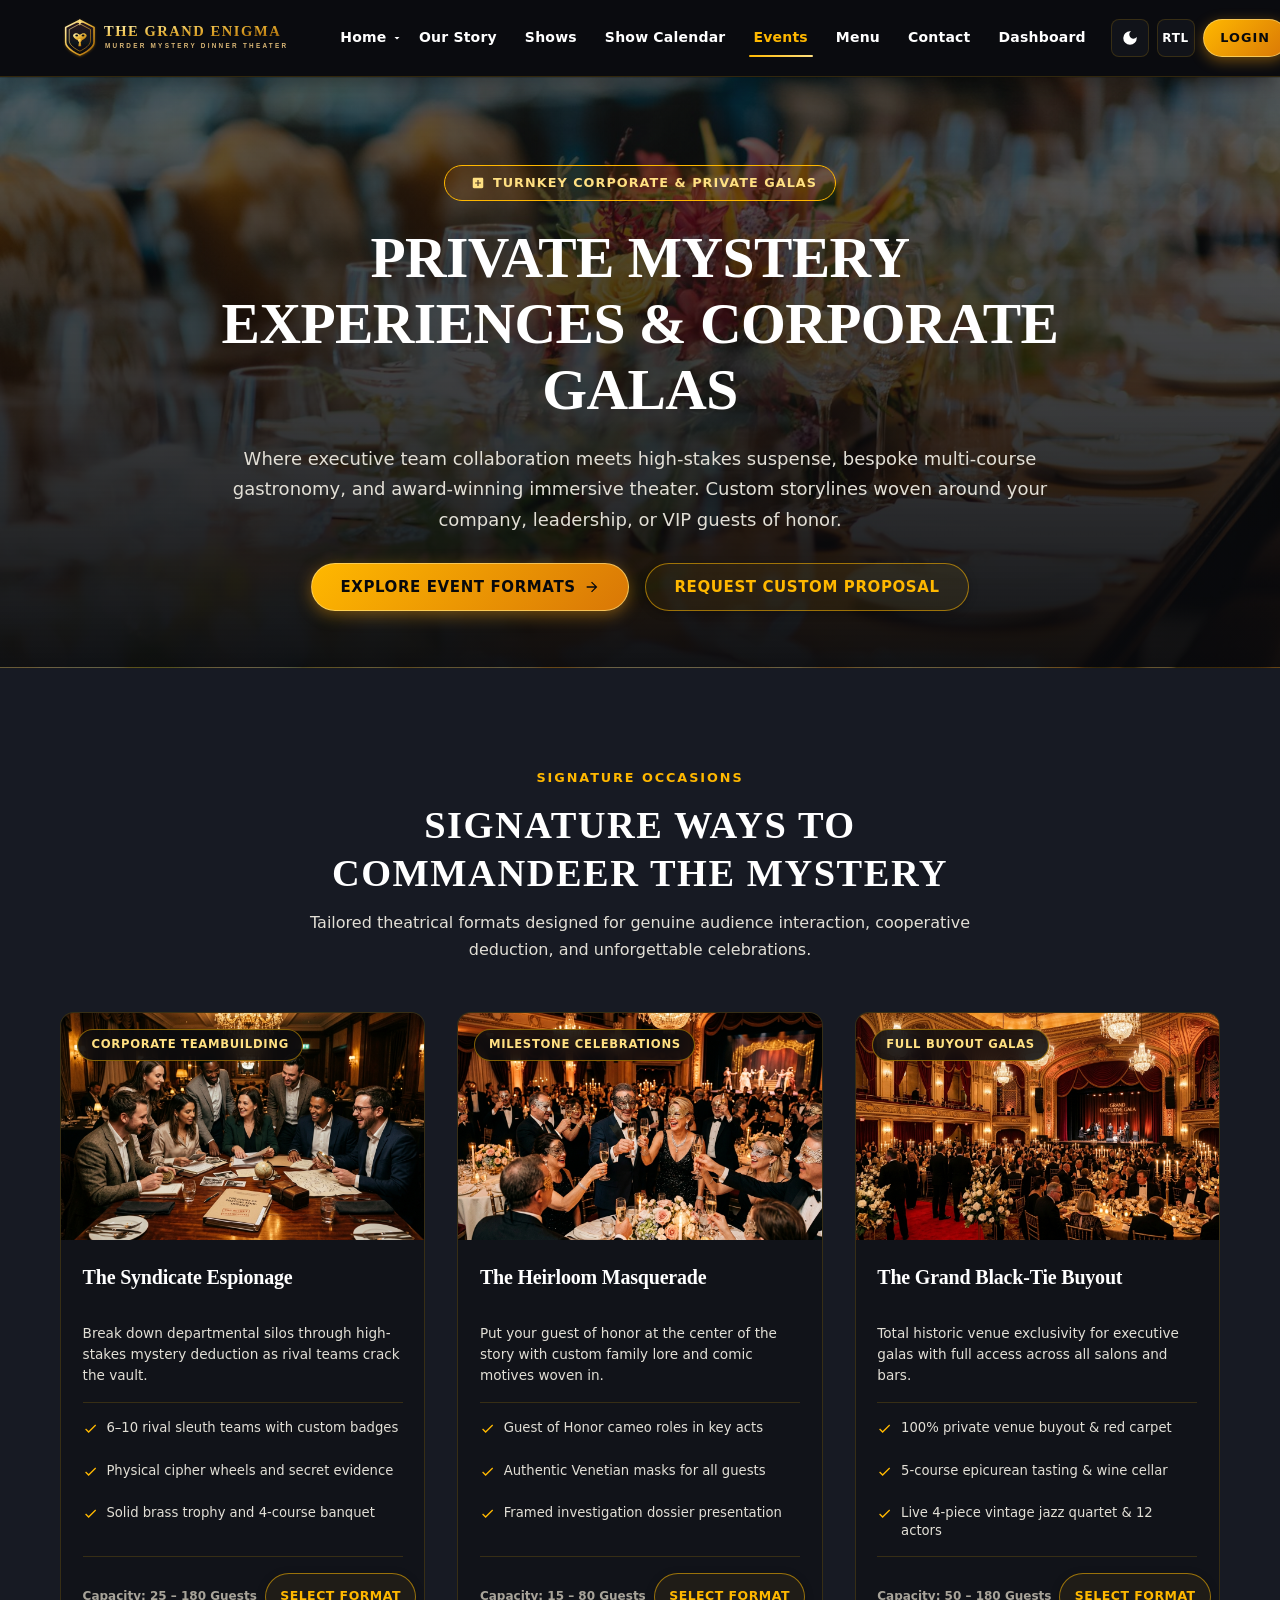
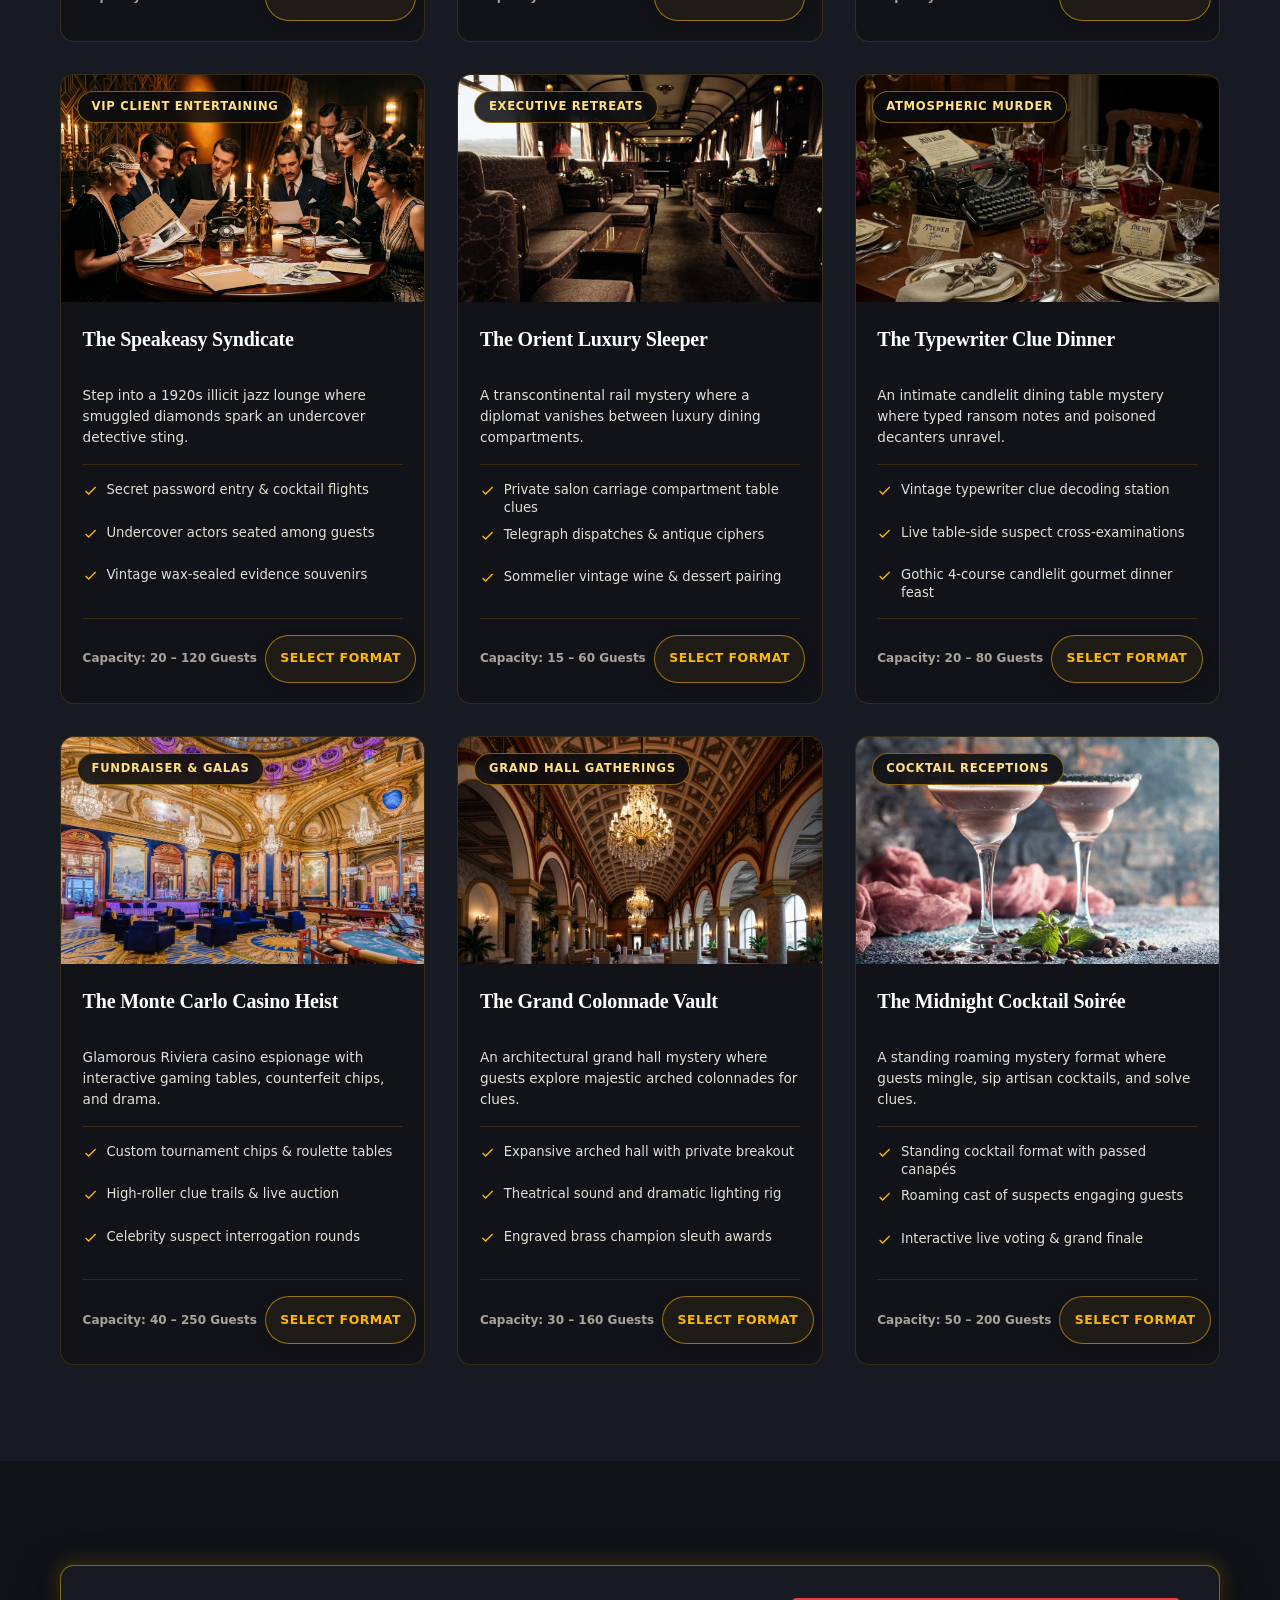
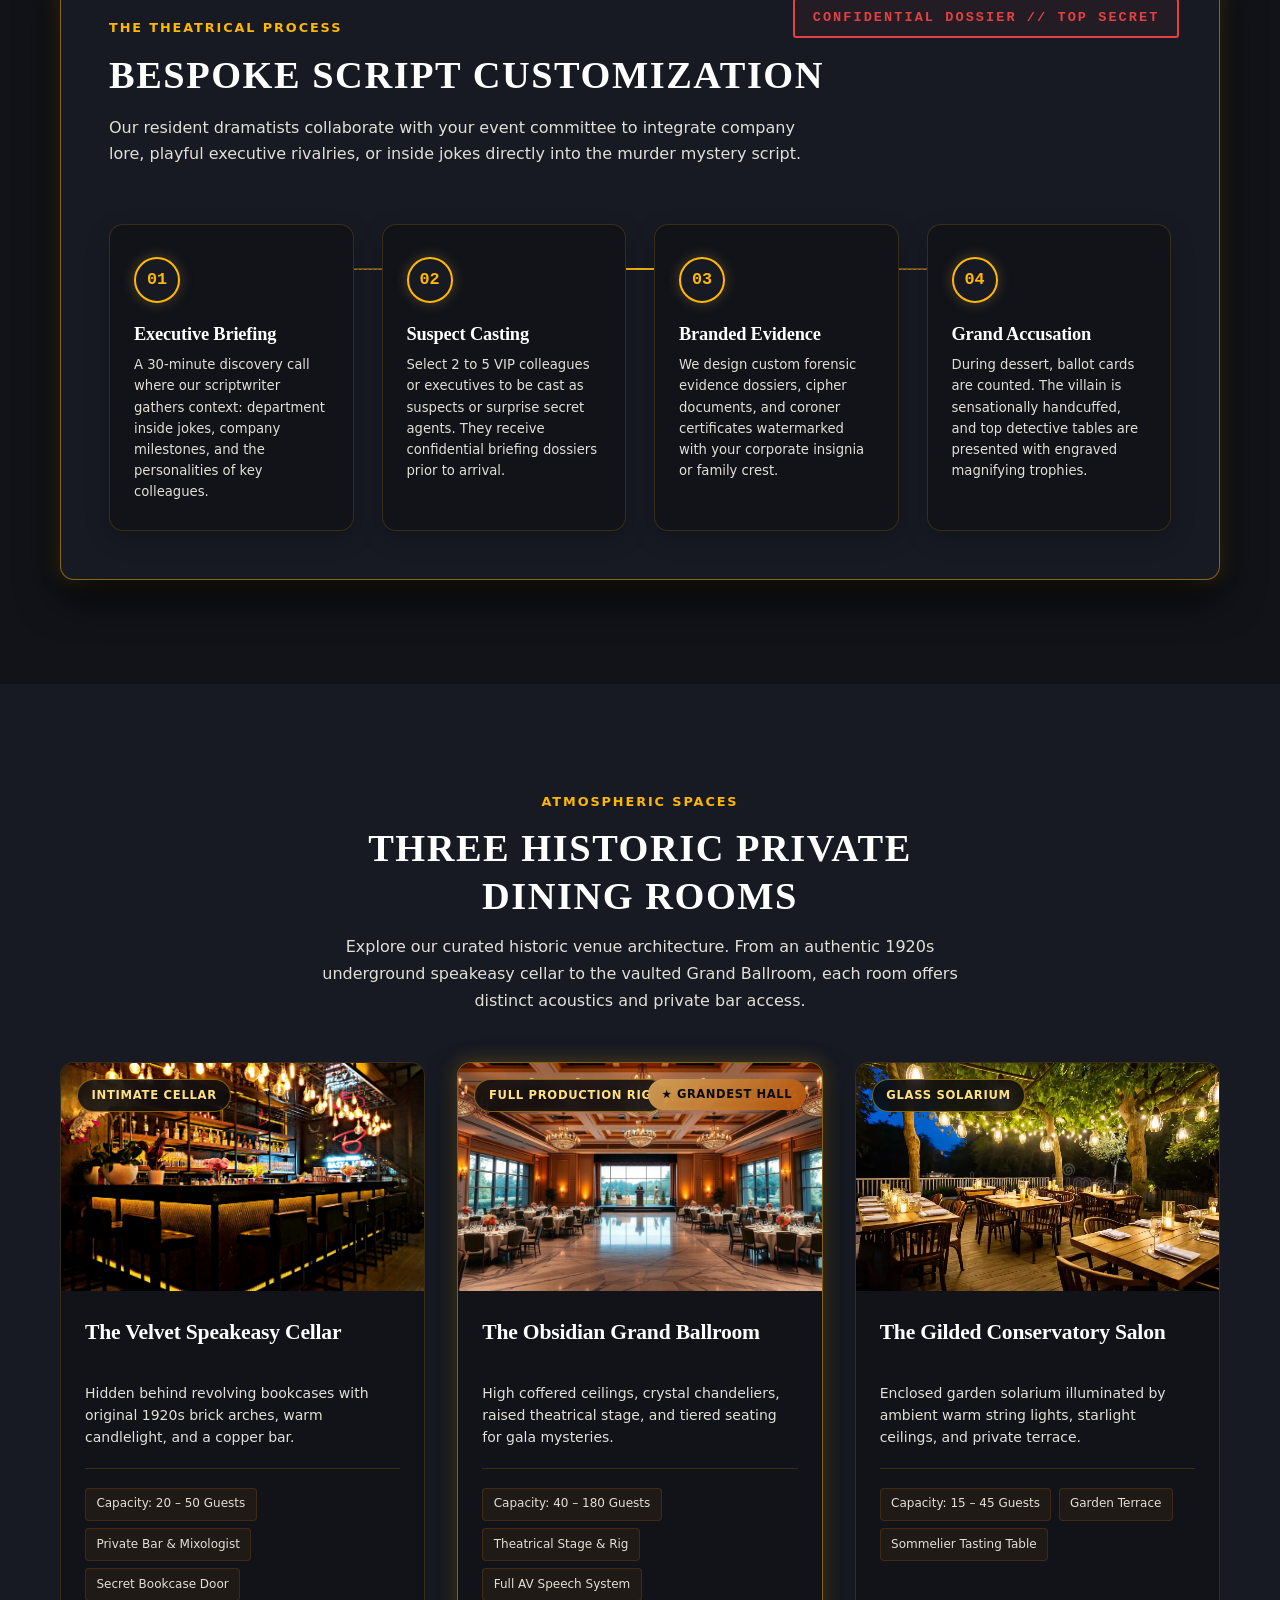
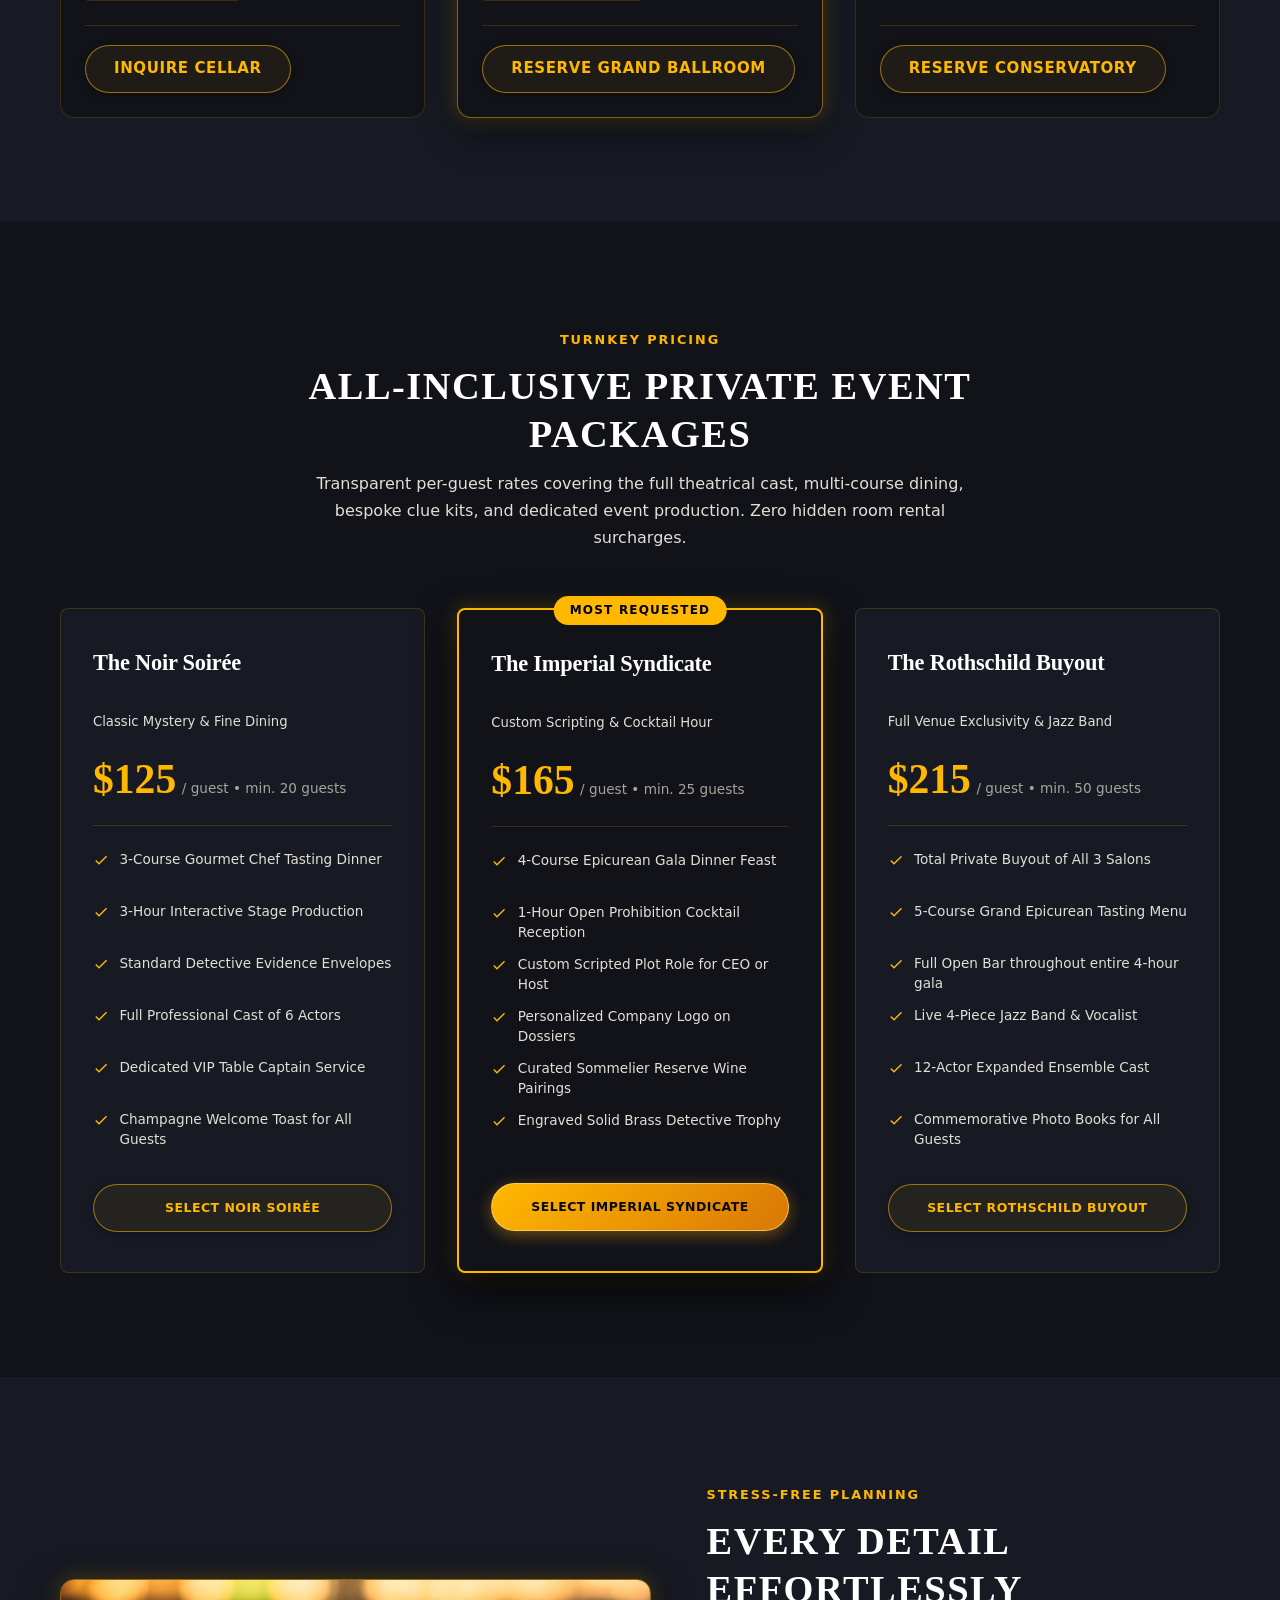
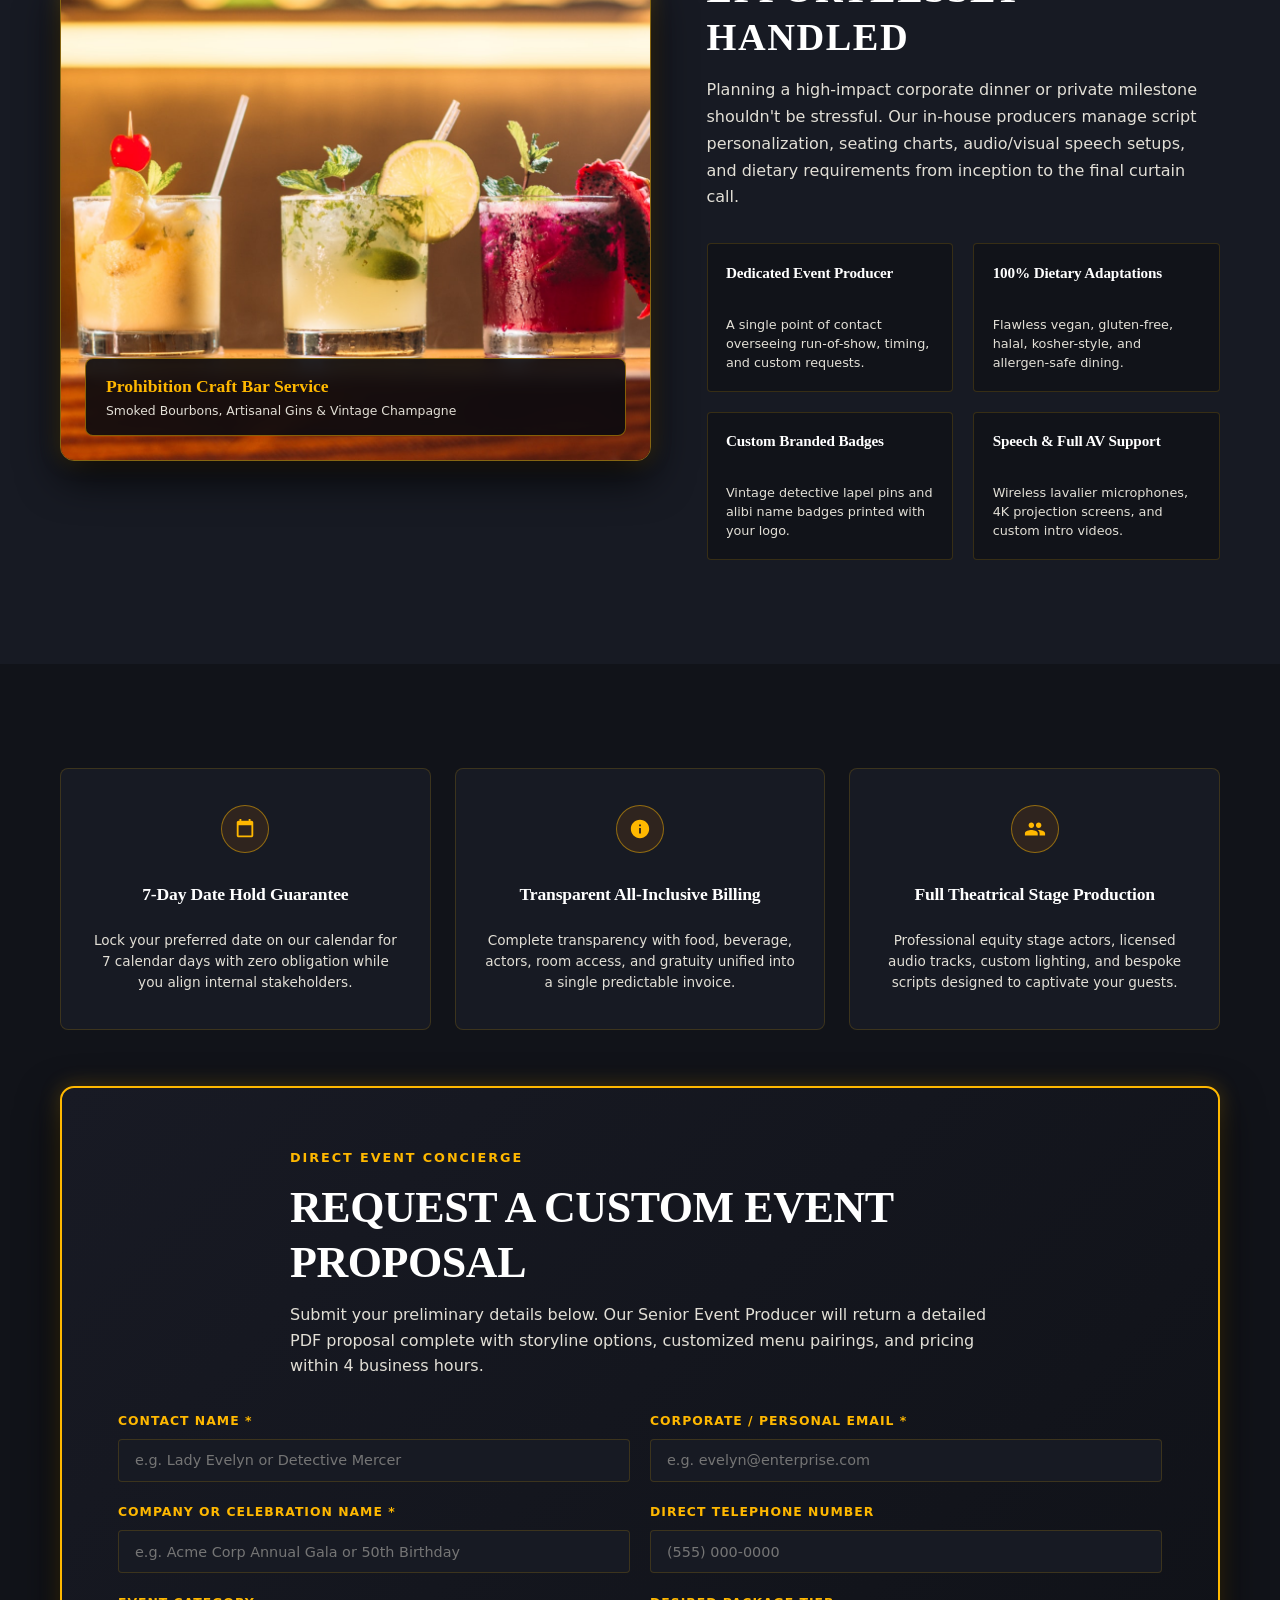
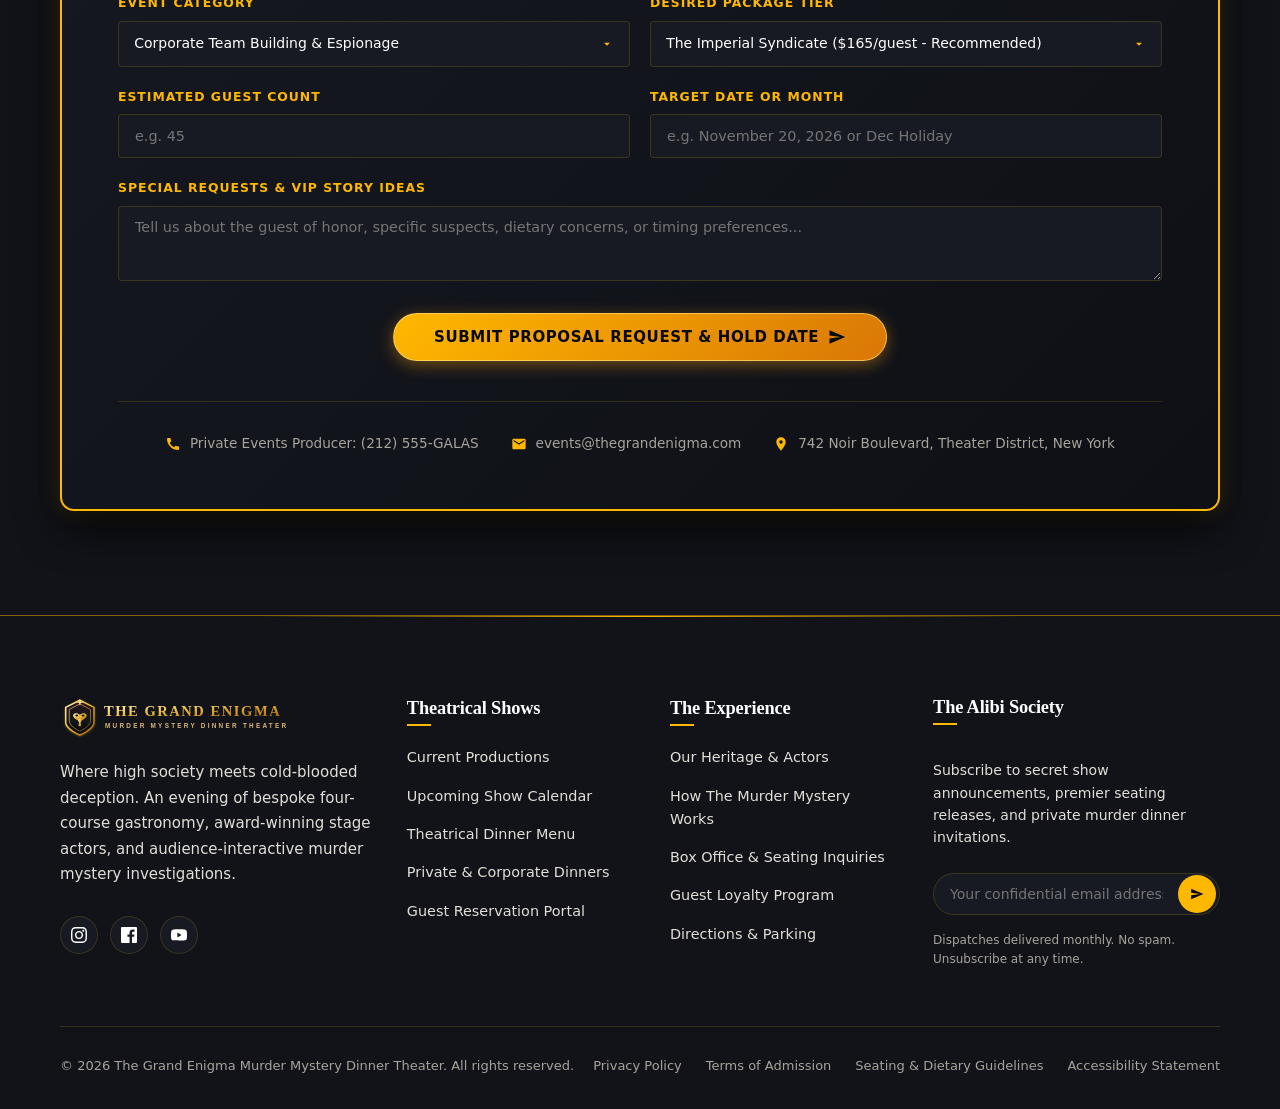
<file: events.html>
<!DOCTYPE html>
<html lang="en" data-theme="dark" dir="ltr">

<head>
  <meta charset="UTF-8">
  <meta name="viewport" content="width=device-width, initial-scale=1.0">
  <meta http-equiv="X-UA-Compatible" content="ie=edge">
  <title>Private & Corporate Mystery Dinners | The Grand Enigma</title>
  <meta name="description"
    content="Step into an immersive evening of suspense, fine dining, and live theatrical deception at The Grand Enigma Murder Mystery Dinner Theater.">
  <meta name="keywords"
    content="murder mystery dinner, dinner theater, live immersive theater, detective show, corporate mystery events, fine dining entertainment">

  <!-- Open Graph Meta -->
  <meta property="og:title" content="The Grand Enigma | Murder Mystery Dinner Theater">
  <meta property="og:description"
    content="An evening of fine dining, high intrigue, and theatrical deception. Can you identify the culprit before the final course?">
  <meta property="og:type" content="website">

  <!-- Favicon -->
  <link rel="icon" type="image/svg+xml" href="assets/images/branding/logo-emblem.svg">

  <!-- Stylesheets -->
  <link rel="stylesheet" href="assets/css/style.css?v=5.0">
  <link rel="stylesheet" href="assets/css/responsive.css?v=5.0">
</head>

<body>

  <!-- =========================================================================
       Page Preloader (Modern Luxury Mystery Loader)
       ========================================================================= -->
  <div id="pageLoader" class="page-loader" aria-hidden="true">
    <div class="page-loader-inner">
      <div class="loader-emblem-wrap">
        <div class="loader-pulse-ring"></div>
        <div class="loader-compass-ring"></div>
        <div class="loader-emblem">
          <svg viewBox="0 0 64 64" fill="none" class="loader-svg" xmlns="http://www.w3.org/2000/svg">
            <circle cx="32" cy="32" r="28" stroke="url(#loaderGoldGradEvt)" stroke-width="2" stroke-dasharray="4 3"
              class="loader-orbit" />
            <polygon points="32,8 39,25 56,32 39,39 32,56 25,39 8,32 25,25" fill="url(#loaderGoldGradEvt)"
              opacity="0.9" />
            <circle cx="32" cy="32" r="5" fill="#0D0A07" stroke="#C48D28" stroke-width="2" />
            <defs>
              <linearGradient id="loaderGoldGradEvt" x1="0%" y1="0%" x2="100%" y2="100%">
                <stop offset="0%" stop-color="#F3D17A" />
                <stop offset="50%" stop-color="#C48D28" />
                <stop offset="100%" stop-color="#8E6316" />
              </linearGradient>
            </defs>
          </svg>
        </div>
      </div>
      <div class="loader-brand-title">THE GRAND ENIGMA</div>
      <div class="loader-status-text">Preparing Private Soirées…</div>
      <div class="loader-bar-wrap">
        <div class="loader-bar-fill"></div>
      </div>
    </div>
  </div>



  <!-- =========================================================================
       2. Master Shared Header (Exactly 7 Main Items + Dashboard + Login)
       ========================================================================= -->
  <header class="master-header" id="masterHeader">
    <div class="container">
      <div class="navbar-container">

        <!-- Brand Logo -->
        <a href="index.html" class="navbar-brand" aria-label="The Grand Enigma Home">
          <img src="assets/images/branding/logo.svg" alt="The Grand Enigma Murder Mystery Dinner Theater"
            class="navbar-logo-img">
        </a>

        <!-- Main Desktop Navigation (Exactly 7 Main Items) -->
        <nav class="navbar-nav-wrapper" aria-label="Main Navigation">
          <ul class="navbar-nav">
            <!-- 1. Home (Dropdown) -->
            <li class="nav-item dropdown">
              <a href="index.html" class="nav-link dropdown-toggle" aria-expanded="false" aria-haspopup="true">
                <span>Home</span>
                <svg class="dropdown-chevron" viewBox="0 0 24 24" aria-hidden="true">
                  <path d="M7 10l5 5 5-5z" />
                </svg>
              </a>
              <div class="dropdown-menu" role="menu">
                <a href="index.html" class="dropdown-item" role="menuitem">
                  <div class="dropdown-item-icon">I</div>
                  <div class="dropdown-item-text">
                    <span class="dropdown-item-title">Home 1: The Grand Enigma</span>
                    <span class="dropdown-item-sub">Cinematic Noir Atmosphere</span>
                  </div>
                </a>
                <a href="home-2.html" class="dropdown-item" role="menuitem">
                  <div class="dropdown-item-icon">II</div>
                  <div class="dropdown-item-text">
                    <span class="dropdown-item-title">Home 2: The Velvet Alibi</span>
                    <span class="dropdown-item-sub">Editorial Speakeasy Mystery</span>
                  </div>
                </a>
              </div>
            </li>

            <!-- 2. Our Story -->
            <li class="nav-item">
              <a href="story.html" class="nav-link">Our Story</a>
            </li>

            <!-- 3. Shows -->
            <li class="nav-item">
              <a href="shows.html" class="nav-link">Shows</a>
            </li>

            <!-- 4. Show Calendar -->
            <li class="nav-item">
              <a href="calendar.html" class="nav-link">Show Calendar</a>
            </li>

            <!-- 5. Private & Corporate Events -->
            <li class="nav-item">
              <a href="events.html" class="nav-link active">Events</a>
            </li>

            <!-- 6. Menu -->
            <li class="nav-item">
              <a href="menu.html" class="nav-link">Menu</a>
            </li>

            <!-- 7. Contact -->
            <li class="nav-item">
              <a href="contact.html" class="nav-link">Contact</a>
            </li>

            <!-- 8. Dashboard -->
            <li class="nav-item">
              <a href="dashboard.html" class="nav-link">Dashboard</a>
            </li>
          </ul>
        </nav>

        <!-- Navbar Actions: Theme, RTL, Login & Mobile Toggle -->
        <div class="navbar-actions">
          <!-- Theme Toggle (Light / Dark) -->
          <button type="button" class="toggle-btn theme-toggle-btn" aria-label="Toggle Color Theme"
            title="Toggle Light / Dark Mode">
            <svg viewBox="0 0 24 24" aria-hidden="true">
              <path
                d="M12 3a9 9 0 1 0 9 9c0-.46-.04-.92-.1-1.36a5.389 5.389 0 0 1-4.4 2.26 5.403 5.403 0 0 1-3.14-9.8c-.44-.06-.9-.1-1.36-.1z" />
            </svg>
          </button>

          <!-- RTL / LTR Toggle -->
          <button type="button" class="toggle-btn rtl-toggle-btn" aria-label="Toggle Layout Direction"
            title="Toggle RTL / LTR">
            <span class="rtl-toggle-text">RTL</span>
          </button>

          <!-- Login (Separate Final Action Button) -->
          <a href="login.html" class="btn-nav-login" title="Guest Access">
            <span>Login</span>
          </a>

          <!-- Mobile Hamburger Toggle -->
          <button type="button" class="mobile-toggle" aria-label="Open Navigation Drawer" aria-expanded="false"
            aria-controls="mobileDrawer">
            <span class="hamburger-line"></span>
            <span class="hamburger-line"></span>
            <span class="hamburger-line"></span>
          </button>
        </div>

      </div>
    </div>
  </header>

  <!-- =========================================================================
       3. Mobile Navigation Drawer
       ========================================================================= -->
  <div class="mobile-drawer-backdrop" id="drawerBackdrop"></div>
  <aside class="mobile-drawer" id="mobileDrawer" aria-label="Mobile Navigation Menu">
    <div class="mobile-drawer-header">
      <img src="assets/images/branding/logo.svg" alt="The Grand Enigma" class="mobile-drawer-logo">
      <button type="button" class="mobile-close-btn" aria-label="Close Navigation Menu">
        <svg viewBox="0 0 24 24" aria-hidden="true">
          <path
            d="M19 6.41L17.59 5 12 10.59 6.41 5 5 6.41 10.59 12 5 17.59 6.41 19 12 13.41 17.59 19 19 17.59 13.41 12z" />
        </svg>
      </button>
    </div>

    <!-- Mobile Nav Items (7 Main Items) -->
    <ul class="mobile-nav-list">
      <!-- 1. Home Accordion -->
      <li class="mobile-nav-item dropdown">
        <button type="button" class="mobile-dropdown-btn" aria-expanded="false">
          <span>1. Home</span>
          <svg viewBox="0 0 24 24" aria-hidden="true">
            <path d="M7 10l5 5 5-5z" />
          </svg>
        </button>
        <div class="mobile-sub-menu">
          <a href="index.html" class="mobile-sub-link">Home 1: The Grand Enigma</a>
          <a href="home-2.html" class="mobile-sub-link">Home 2: The Velvet Alibi</a>
        </div>
      </li>

      <!-- 2. Our Story -->
      <li class="mobile-nav-item">
        <a href="story.html" class="mobile-nav-link">2. Our Story</a>
      </li>

      <!-- 3. Shows -->
      <li class="mobile-nav-item">
        <a href="shows.html" class="mobile-nav-link">3. Shows</a>
      </li>

      <!-- 4. Show Calendar -->
      <li class="mobile-nav-item">
        <a href="calendar.html" class="mobile-nav-link">4. Show Calendar</a>
      </li>

      <!-- 5. Private & Corporate Events -->
      <li class="mobile-nav-item active">
        <a href="events.html" class="mobile-nav-link">5. Events</a>
      </li>

      <!-- 6. Menu -->
      <li class="mobile-nav-item">
        <a href="menu.html" class="mobile-nav-link">6. Menu</a>
      </li>

      <!-- 7. Contact -->
      <li class="mobile-nav-item">
        <a href="contact.html" class="mobile-nav-link">7. Contact</a>
      </li>
    </ul>

    <!-- Mobile Action Buttons -->
    <div class="mobile-drawer-actions">
      <a href="dashboard.html" class="btn btn-secondary" style="width: 100%;">
        <svg width="16" height="16" viewBox="0 0 24 24" fill="var(--accent-gold)" aria-hidden="true">
          <path d="M5 16L3 5l5.5 5L12 4l3.5 6L21 5l-2 11H5zm14 3c0 .55-.45 1-1 1H6c-.55 0-1-.45-1-1v-1h14v1z" />
        </svg>
        <span>Dashboard</span>
      </a>

      <a href="login.html" class="btn btn-primary" style="width: 100%;">
        <span>Login</span>
      </a>
    </div>
  </aside>

  <!-- =========================================================================
       4. Main Content — Phase 1 Foundation Verification & Showcase
       ========================================================================= -->
  <main id="mainContent">

    <!-- =========================================================================
         Section 1: Hero Corporate Gala & Instant Inquiry Bar
         ========================================================================= -->
    <section class="events-hero-section" id="eventsHero">
      <div class="container">
        <div class="events-hero-content">
          <div class="events-hero-badge">
            <span class="events-badge-dot"></span>
            <svg width="14" height="14" viewBox="0 0 24 24" fill="currentColor" aria-hidden="true">
              <path d="M19 3H5c-1.1 0-2 .9-2 2v14c0 1.1.9 2 2 2h14c1.1 0 2-.9 2-2V5c0-1.1-.9-2-2-2zm-2 10h-4v4h-2v-4H7v-2h4V7h2v4h4v2z" />
            </svg>
            <span>Turnkey Corporate &amp; Private Galas</span>
          </div>
          <h1 class="events-hero-title">
            PRIVATE MYSTERY <span class="text-gradient-gold">EXPERIENCES</span> &amp; CORPORATE GALAS
          </h1>
          <p class="events-hero-lead">
            Where executive team collaboration meets high-stakes suspense, bespoke multi-course gastronomy,
            and award-winning immersive theater. Custom storylines woven around your company, leadership, or VIP guests of honor.
          </p>
          <div class="events-hero-actions">
            <a href="#eventFormats" class="btn btn-primary">
              <span>Explore Event Formats</span>
              <svg width="16" height="16" viewBox="0 0 24 24" fill="currentColor">
                <path d="M12 4l-1.41 1.41L16.17 11H4v2h12.17l-5.58 5.59L12 20l8-8z" />
              </svg>
            </a>
            <a href="#interactiveInquiry" class="btn btn-outline-gold">
              <span>Request Custom Proposal</span>
            </a>
          </div>
        </div>
      </div>
    </section>

    <!-- =========================================================================
         Section 2: Nine Signature Event Formats Showcase
         ========================================================================= -->
    <section class="events-formats-section" id="eventFormats">
      <div class="container">
        <div class="section-header text-center">
          <span class="section-tag">Signature Occasions</span>
          <h2 class="section-title">SIGNATURE WAYS TO COMMANDEER THE MYSTERY</h2>
          <p class="section-desc">
            Tailored theatrical formats designed for genuine audience interaction, cooperative deduction,
            and unforgettable celebrations.
          </p>
        </div>

        <div class="events-formats-grid">
          <!-- Row 1: Card 1 -->
          <article class="events-format-card">
            <div class="events-format-media">
              <img src="assets/images/events/format_syndicate.jpg" alt="The Syndicate Espionage Corporate Teambuilding"
                class="events-format-img" loading="lazy">
              <span class="events-format-badge">Corporate Teambuilding</span>
            </div>
            <div class="events-format-body">
              <h3 class="events-format-title">The Syndicate Espionage</h3>
              <p class="events-format-desc">
                Break down departmental silos through high-stakes mystery deduction as rival teams crack the vault.
              </p>
              <ul class="events-format-features">
                <li class="events-format-item">
                  <svg viewBox="0 0 24 24">
                    <path d="M9 16.17L4.83 12l-1.42 1.41L9 19 21 7l-1.41-1.41z" />
                  </svg>
                  <span>6–10 rival sleuth teams with custom badges</span>
                </li>
                <li class="events-format-item">
                  <svg viewBox="0 0 24 24">
                    <path d="M9 16.17L4.83 12l-1.42 1.41L9 19 21 7l-1.41-1.41z" />
                  </svg>
                  <span>Physical cipher wheels and secret evidence</span>
                </li>
                <li class="events-format-item">
                  <svg viewBox="0 0 24 24">
                    <path d="M9 16.17L4.83 12l-1.42 1.41L9 19 21 7l-1.41-1.41z" />
                  </svg>
                  <span>Solid brass trophy and 4-course banquet</span>
                </li>
              </ul>
              <div class="events-format-footer">
                <span class="events-capacity-tag">Capacity: 25 &ndash; 180 Guests</span>
                <a href="#eventsInquiryCta" class="btn btn-secondary btn-sm events-select-tier-btn"
                  data-tier="syndicate">Select Format</a>
              </div>
            </div>
          </article>

          <!-- Row 1: Card 2 -->
          <article class="events-format-card">
            <div class="events-format-media">
              <img src="assets/images/events/format_masquerade.jpg" alt="The Heirloom Masquerade Milestone Celebration"
                class="events-format-img" loading="lazy">
              <span class="events-format-badge">Milestone Celebrations</span>
            </div>
            <div class="events-format-body">
              <h3 class="events-format-title">The Heirloom Masquerade</h3>
              <p class="events-format-desc">
                Put your guest of honor at the center of the story with custom family lore and comic motives woven in.
              </p>
              <ul class="events-format-features">
                <li class="events-format-item">
                  <svg viewBox="0 0 24 24">
                    <path d="M9 16.17L4.83 12l-1.42 1.41L9 19 21 7l-1.41-1.41z" />
                  </svg>
                  <span>Guest of Honor cameo roles in key acts</span>
                </li>
                <li class="events-format-item">
                  <svg viewBox="0 0 24 24">
                    <path d="M9 16.17L4.83 12l-1.42 1.41L9 19 21 7l-1.41-1.41z" />
                  </svg>
                  <span>Authentic Venetian masks for all guests</span>
                </li>
                <li class="events-format-item">
                  <svg viewBox="0 0 24 24">
                    <path d="M9 16.17L4.83 12l-1.42 1.41L9 19 21 7l-1.41-1.41z" />
                  </svg>
                  <span>Framed investigation dossier presentation</span>
                </li>
              </ul>
              <div class="events-format-footer">
                <span class="events-capacity-tag">Capacity: 15 &ndash; 80 Guests</span>
                <a href="#eventsInquiryCta" class="btn btn-secondary btn-sm events-select-tier-btn"
                  data-tier="masquerade">Select Format</a>
              </div>
            </div>
          </article>

          <!-- Row 1: Card 3 -->
          <article class="events-format-card">
            <div class="events-format-media">
              <img src="assets/images/events/format_buyout.jpg" alt="The Grand Black-Tie Buyout Gala"
                class="events-format-img" loading="lazy">
              <span class="events-format-badge">Full Buyout Galas</span>
            </div>
            <div class="events-format-body">
              <h3 class="events-format-title">The Grand Black-Tie Buyout</h3>
              <p class="events-format-desc">
                Total historic venue exclusivity for executive galas with full access across all salons and bars.
              </p>
              <ul class="events-format-features">
                <li class="events-format-item">
                  <svg viewBox="0 0 24 24">
                    <path d="M9 16.17L4.83 12l-1.42 1.41L9 19 21 7l-1.41-1.41z" />
                  </svg>
                  <span>100% private venue buyout &amp; red carpet</span>
                </li>
                <li class="events-format-item">
                  <svg viewBox="0 0 24 24">
                    <path d="M9 16.17L4.83 12l-1.42 1.41L9 19 21 7l-1.41-1.41z" />
                  </svg>
                  <span>5-course epicurean tasting &amp; wine cellar</span>
                </li>
                <li class="events-format-item">
                  <svg viewBox="0 0 24 24">
                    <path d="M9 16.17L4.83 12l-1.42 1.41L9 19 21 7l-1.41-1.41z" />
                  </svg>
                  <span>Live 4-piece vintage jazz quartet &amp; 12 actors</span>
                </li>
              </ul>
              <div class="events-format-footer">
                <span class="events-capacity-tag">Capacity: 50 &ndash; 180 Guests</span>
                <a href="#eventsInquiryCta" class="btn btn-secondary btn-sm events-select-tier-btn"
                  data-tier="buyout">Select Format</a>
              </div>
            </div>
          </article>

          <!-- Row 2: Card 4 -->
          <article class="events-format-card">
            <div class="events-format-media">
              <img src="assets/images/events/format_speakeasy.jpg" alt="The Speakeasy Syndicate VIP Client Entertaining"
                class="events-format-img" loading="lazy">
              <span class="events-format-badge">VIP Client Entertaining</span>
            </div>
            <div class="events-format-body">
              <h3 class="events-format-title">The Speakeasy Syndicate</h3>
              <p class="events-format-desc">
                Step into a 1920s illicit jazz lounge where smuggled diamonds spark an undercover detective sting.
              </p>
              <ul class="events-format-features">
                <li class="events-format-item">
                  <svg viewBox="0 0 24 24">
                    <path d="M9 16.17L4.83 12l-1.42 1.41L9 19 21 7l-1.41-1.41z" />
                  </svg>
                  <span>Secret password entry &amp; cocktail flights</span>
                </li>
                <li class="events-format-item">
                  <svg viewBox="0 0 24 24">
                    <path d="M9 16.17L4.83 12l-1.42 1.41L9 19 21 7l-1.41-1.41z" />
                  </svg>
                  <span>Undercover actors seated among guests</span>
                </li>
                <li class="events-format-item">
                  <svg viewBox="0 0 24 24">
                    <path d="M9 16.17L4.83 12l-1.42 1.41L9 19 21 7l-1.41-1.41z" />
                  </svg>
                  <span>Vintage wax-sealed evidence souvenirs</span>
                </li>
              </ul>
              <div class="events-format-footer">
                <span class="events-capacity-tag">Capacity: 20 &ndash; 120 Guests</span>
                <a href="#eventsInquiryCta" class="btn btn-secondary btn-sm events-select-tier-btn"
                  data-tier="speakeasy">Select Format</a>
              </div>
            </div>
          </article>

          <!-- Row 2: Card 5 -->
          <article class="events-format-card">
            <div class="events-format-media">
              <img src="assets/images/events/format_orient_sleeper.jpg"
                alt="The Orient Luxury Sleeper Executive Retreats" class="events-format-img" loading="lazy">
              <span class="events-format-badge">Executive Retreats</span>
            </div>
            <div class="events-format-body">
              <h3 class="events-format-title">The Orient Luxury Sleeper</h3>
              <p class="events-format-desc">
                A transcontinental rail mystery where a diplomat vanishes between luxury dining compartments.
              </p>
              <ul class="events-format-features">
                <li class="events-format-item">
                  <svg viewBox="0 0 24 24">
                    <path d="M9 16.17L4.83 12l-1.42 1.41L9 19 21 7l-1.41-1.41z" />
                  </svg>
                  <span>Private salon carriage compartment table clues</span>
                </li>
                <li class="events-format-item">
                  <svg viewBox="0 0 24 24">
                    <path d="M9 16.17L4.83 12l-1.42 1.41L9 19 21 7l-1.41-1.41z" />
                  </svg>
                  <span>Telegraph dispatches &amp; antique ciphers</span>
                </li>
                <li class="events-format-item">
                  <svg viewBox="0 0 24 24">
                    <path d="M9 16.17L4.83 12l-1.42 1.41L9 19 21 7l-1.41-1.41z" />
                  </svg>
                  <span>Sommelier vintage wine &amp; dessert pairing</span>
                </li>
              </ul>
              <div class="events-format-footer">
                <span class="events-capacity-tag">Capacity: 15 &ndash; 60 Guests</span>
                <a href="#eventsInquiryCta" class="btn btn-secondary btn-sm events-select-tier-btn"
                  data-tier="orient">Select Format</a>
              </div>
            </div>
          </article>

          <!-- Row 2: Card 6 -->
          <article class="events-format-card">
            <div class="events-format-media">
              <img src="assets/images/events/format_typewriter_manor.jpg"
                alt="The Typewriter Clue Dinner Atmospheric Murder Mystery" class="events-format-img" loading="lazy">
              <span class="events-format-badge">Atmospheric Murder</span>
            </div>
            <div class="events-format-body">
              <h3 class="events-format-title">The Typewriter Clue Dinner</h3>
              <p class="events-format-desc">
                An intimate candlelit dining table mystery where typed ransom notes and poisoned decanters unravel.
              </p>
              <ul class="events-format-features">
                <li class="events-format-item">
                  <svg viewBox="0 0 24 24">
                    <path d="M9 16.17L4.83 12l-1.42 1.41L9 19 21 7l-1.41-1.41z" />
                  </svg>
                  <span>Vintage typewriter clue decoding station</span>
                </li>
                <li class="events-format-item">
                  <svg viewBox="0 0 24 24">
                    <path d="M9 16.17L4.83 12l-1.42 1.41L9 19 21 7l-1.41-1.41z" />
                  </svg>
                  <span>Live table-side suspect cross-examinations</span>
                </li>
                <li class="events-format-item">
                  <svg viewBox="0 0 24 24">
                    <path d="M9 16.17L4.83 12l-1.42 1.41L9 19 21 7l-1.41-1.41z" />
                  </svg>
                  <span>Gothic 4-course candlelit gourmet dinner feast</span>
                </li>
              </ul>
              <div class="events-format-footer">
                <span class="events-capacity-tag">Capacity: 20 &ndash; 80 Guests</span>
                <a href="#eventsInquiryCta" class="btn btn-secondary btn-sm events-select-tier-btn"
                  data-tier="typewriter">Select Format</a>
              </div>
            </div>
          </article>

          <!-- Row 3: Card 7 -->
          <article class="events-format-card">
            <div class="events-format-media">
              <img src="assets/images/events/format_monte_carlo.jpg"
                alt="The Monte Carlo Casino Heist Fundraiser & Galas" class="events-format-img" loading="lazy">
              <span class="events-format-badge">Fundraiser &amp; Galas</span>
            </div>
            <div class="events-format-body">
              <h3 class="events-format-title">The Monte Carlo Casino Heist</h3>
              <p class="events-format-desc">
                Glamorous Riviera casino espionage with interactive gaming tables, counterfeit chips, and drama.
              </p>
              <ul class="events-format-features">
                <li class="events-format-item">
                  <svg viewBox="0 0 24 24">
                    <path d="M9 16.17L4.83 12l-1.42 1.41L9 19 21 7l-1.41-1.41z" />
                  </svg>
                  <span>Custom tournament chips &amp; roulette tables</span>
                </li>
                <li class="events-format-item">
                  <svg viewBox="0 0 24 24">
                    <path d="M9 16.17L4.83 12l-1.42 1.41L9 19 21 7l-1.41-1.41z" />
                  </svg>
                  <span>High-roller clue trails &amp; live auction</span>
                </li>
                <li class="events-format-item">
                  <svg viewBox="0 0 24 24">
                    <path d="M9 16.17L4.83 12l-1.42 1.41L9 19 21 7l-1.41-1.41z" />
                  </svg>
                  <span>Celebrity suspect interrogation rounds</span>
                </li>
              </ul>
              <div class="events-format-footer">
                <span class="events-capacity-tag">Capacity: 40 &ndash; 250 Guests</span>
                <a href="#eventsInquiryCta" class="btn btn-secondary btn-sm events-select-tier-btn"
                  data-tier="montecarlo">Select Format</a>
              </div>
            </div>
          </article>

          <!-- Row 3: Card 8 -->
          <article class="events-format-card">
            <div class="events-format-media">
              <img src="assets/images/events/format_vault_chamber.jpg"
                alt="The Grand Colonnade Vault Architecture & Mystery" class="events-format-img" loading="lazy">
              <span class="events-format-badge">Grand Hall Gatherings</span>
            </div>
            <div class="events-format-body">
              <h3 class="events-format-title">The Grand Colonnade Vault</h3>
              <p class="events-format-desc">
                An architectural grand hall mystery where guests explore majestic arched colonnades for clues.
              </p>
              <ul class="events-format-features">
                <li class="events-format-item">
                  <svg viewBox="0 0 24 24">
                    <path d="M9 16.17L4.83 12l-1.42 1.41L9 19 21 7l-1.41-1.41z" />
                  </svg>
                  <span>Expansive arched hall with private breakout</span>
                </li>
                <li class="events-format-item">
                  <svg viewBox="0 0 24 24">
                    <path d="M9 16.17L4.83 12l-1.42 1.41L9 19 21 7l-1.41-1.41z" />
                  </svg>
                  <span>Theatrical sound and dramatic lighting rig</span>
                </li>
                <li class="events-format-item">
                  <svg viewBox="0 0 24 24">
                    <path d="M9 16.17L4.83 12l-1.42 1.41L9 19 21 7l-1.41-1.41z" />
                  </svg>
                  <span>Engraved brass champion sleuth awards</span>
                </li>
              </ul>
              <div class="events-format-footer">
                <span class="events-capacity-tag">Capacity: 30 &ndash; 160 Guests</span>
                <a href="#eventsInquiryCta" class="btn btn-secondary btn-sm events-select-tier-btn"
                  data-tier="vault">Select Format</a>
              </div>
            </div>
          </article>

          <!-- Row 3: Card 9 -->
          <article class="events-format-card">
            <div class="events-format-media">
              <img src="assets/images/events/format_midnight_cocktail.jpg"
                alt="The Midnight Cocktail Soirée Cocktail Receptions" class="events-format-img" loading="lazy">
              <span class="events-format-badge">Cocktail Receptions</span>
            </div>
            <div class="events-format-body">
              <h3 class="events-format-title">The Midnight Cocktail Soirée</h3>
              <p class="events-format-desc">
                A standing roaming mystery format where guests mingle, sip artisan cocktails, and solve clues.
              </p>
              <ul class="events-format-features">
                <li class="events-format-item">
                  <svg viewBox="0 0 24 24">
                    <path d="M9 16.17L4.83 12l-1.42 1.41L9 19 21 7l-1.41-1.41z" />
                  </svg>
                  <span>Standing cocktail format with passed canapés</span>
                </li>
                <li class="events-format-item">
                  <svg viewBox="0 0 24 24">
                    <path d="M9 16.17L4.83 12l-1.42 1.41L9 19 21 7l-1.41-1.41z" />
                  </svg>
                  <span>Roaming cast of suspects engaging guests</span>
                </li>
                <li class="events-format-item">
                  <svg viewBox="0 0 24 24">
                    <path d="M9 16.17L4.83 12l-1.42 1.41L9 19 21 7l-1.41-1.41z" />
                  </svg>
                  <span>Interactive live voting &amp; grand finale</span>
                </li>
              </ul>
              <div class="events-format-footer">
                <span class="events-capacity-tag">Capacity: 50 &ndash; 200 Guests</span>
                <a href="#eventsInquiryCta" class="btn btn-secondary btn-sm events-select-tier-btn"
                  data-tier="cocktail">Select Format</a>
              </div>
            </div>
          </article>
        </div>
      </div>
    </section>

    <!-- =========================================================================
         Section 3: Bespoke Script Customization Journey
         ========================================================================= -->
    <section class="events-script-section" id="customScripting">
      <div class="container">
        <div class="events-script-blueprint">
          <div class="events-dossier-stamp">CONFIDENTIAL DOSSIER // TOP SECRET</div>
          <span class="section-tag">The Theatrical Process</span>
          <h2 class="section-title" style="margin-bottom: 1rem;">BESPOKE SCRIPT CUSTOMIZATION</h2>
          <p class="section-desc" style="max-width: 720px; margin-bottom: 2rem;">
            Our resident dramatists collaborate with your event committee to integrate company lore,
            playful executive rivalries, or inside jokes directly into the murder mystery script.
          </p>

          <div class="events-script-grid">
            <!-- Step 1 -->
            <div class="events-script-card">
              <div class="events-step-num">01</div>
              <h3 class="events-script-card-title">Executive Briefing</h3>
              <p class="events-script-card-desc">
                A 30-minute discovery call where our scriptwriter gathers context: department inside jokes,
                company milestones, and the personalities of key colleagues.
              </p>
            </div>

            <!-- Step 2 -->
            <div class="events-script-card">
              <div class="events-step-num">02</div>
              <h3 class="events-script-card-title">Suspect Casting</h3>
              <p class="events-script-card-desc">
                Select 2 to 5 VIP colleagues or executives to be cast as suspects or surprise secret agents.
                They receive confidential briefing dossiers prior to arrival.
              </p>
            </div>

            <!-- Step 3 -->
            <div class="events-script-card">
              <div class="events-step-num">03</div>
              <h3 class="events-script-card-title">Branded Evidence</h3>
              <p class="events-script-card-desc">
                We design custom forensic evidence dossiers, cipher documents, and coroner certificates
                watermarked with your corporate insignia or family crest.
              </p>
            </div>

            <!-- Step 4 -->
            <div class="events-script-card">
              <div class="events-step-num">04</div>
              <h3 class="events-script-card-title"> Grand Accusation</h3>
              <p class="events-script-card-desc">
                During dessert, ballot cards are counted. The villain is sensationally handcuffed,
                and top detective tables are presented with engraved magnifying trophies.
              </p>
            </div>
          </div>
        </div>
      </div>
    </section>

    <!-- =========================================================================
         Section 4: Private Dining Halls & Architectural Venues
         ========================================================================= -->
    <section class="events-venues-section" id="venueHalls">
      <div class="container">
        <div class="section-header text-center">
          <span class="section-tag">Atmospheric Spaces</span>
          <h2 class="section-title">THREE HISTORIC PRIVATE DINING ROOMS</h2>
          <p class="section-desc">
            Explore our curated historic venue architecture. From an authentic 1920s underground speakeasy cellar
            to the vaulted Grand Ballroom, each room offers distinct acoustics and private bar access.
          </p>
        </div>

        <div class="events-venues-grid">
          <!-- Venue 1: The Velvet Speakeasy Cellar -->
          <article class="events-venue-card">
            <div class="events-venue-media">
              <img src="assets/images/events/events_venue_speakeasy.jpg"
                alt="The Velvet Speakeasy Cellar Private Dining Room" class="events-venue-img" loading="lazy">
              <span class="events-venue-badge">Intimate Cellar</span>
            </div>
            <div class="events-venue-body">
              <h3 class="events-venue-title">The Velvet Speakeasy Cellar</h3>
              <p class="events-venue-desc">
                Hidden behind revolving bookcases with original 1920s brick arches, warm candlelight, and a copper bar.
              </p>
              <div class="events-venue-specs">
                <span class="events-spec-pill">Capacity: 20 &ndash; 50 Guests</span>
                <span class="events-spec-pill">Private Bar &amp; Mixologist</span>
                <span class="events-spec-pill">Secret Bookcase Door</span>
              </div>
              <div class="events-venue-footer">
                <a href="#eventsInquiryCta" class="btn btn-secondary btn-block events-select-venue-btn"
                  data-venue="cellar">Inquire Cellar</a>
              </div>
            </div>
          </article>

          <!-- Venue 2: The Obsidian Grand Ballroom (Centerpiece Venue) -->
          <article class="events-venue-card events-venue-featured">
            <div class="events-venue-media">
              <img src="assets/images/events/venue_grand_ballroom.jpg"
                alt="The Obsidian Grand Ballroom Theatrical Venue" class="events-venue-img" loading="lazy">
              <span class="events-venue-badge">Full Production Rig</span>
              <span class="events-venue-spotlight-tag">★ Grandest Hall</span>
            </div>
            <div class="events-venue-body">
              <h3 class="events-venue-title">The Obsidian Grand Ballroom</h3>
              <p class="events-venue-desc">
                High coffered ceilings, crystal chandeliers, raised theatrical stage, and tiered seating for gala
                mysteries.
              </p>
              <div class="events-venue-specs">
                <span class="events-spec-pill">Capacity: 40 &ndash; 180 Guests</span>
                <span class="events-spec-pill">Theatrical Stage &amp; Rig</span>
                <span class="events-spec-pill">Full AV Speech System</span>
              </div>
              <div class="events-venue-footer">
                <a href="#eventsInquiryCta" class="btn btn-secondary btn-block events-select-venue-btn"
                  data-venue="ballroom">Reserve Grand Ballroom</a>
              </div>
            </div>
          </article>

          <!-- Venue 3: The Gilded Conservatory Salon -->
          <article class="events-venue-card">
            <div class="events-venue-media">
              <img src="assets/images/events/venue_conservatory.jpg" alt="The Gilded Conservatory Salon Glass Solarium"
                class="events-venue-img" loading="lazy">
              <span class="events-venue-badge">Glass Solarium</span>
            </div>
            <div class="events-venue-body">
              <h3 class="events-venue-title">The Gilded Conservatory Salon</h3>
              <p class="events-venue-desc">
                Enclosed garden solarium illuminated by ambient warm string lights, starlight ceilings, and private
                terrace.
              </p>
              <div class="events-venue-specs">
                <span class="events-spec-pill">Capacity: 15 &ndash; 45 Guests</span>
                <span class="events-spec-pill">Garden Terrace</span>
                <span class="events-spec-pill">Sommelier Tasting Table</span>
              </div>
              <div class="events-venue-footer">
                <a href="#eventsInquiryCta" class="btn btn-secondary btn-block events-select-venue-btn"
                  data-venue="conservatory">Reserve Conservatory</a>
              </div>
            </div>
          </article>
        </div>
      </div>
    </section>

    <!-- =========================================================================
         Section 5: Turnkey Event Packages & Luxury Tiers Matrix
         ========================================================================= -->
    <section class="events-packages-section" id="eventPackages">
      <div class="container">
        <div class="section-header text-center">
          <span class="section-tag">Turnkey Pricing</span>
          <h2 class="section-title">ALL-INCLUSIVE PRIVATE EVENT PACKAGES</h2>
          <p class="section-desc">
            Transparent per-guest rates covering the full theatrical cast, multi-course dining,
            bespoke clue kits, and dedicated event production. Zero hidden room rental surcharges.
          </p>
        </div>

        <div class="events-packages-grid">
          <!-- Tier 1 -->
          <article class="events-package-card">
            <h3 class="events-package-name">The Noir Soirée</h3>
            <div class="events-package-sub">Classic Mystery &amp; Fine Dining</div>
            <div class="events-package-price-wrap">
              <span class="events-package-amount">$125</span>
              <span class="events-package-unit">/ guest &bull; min. 20 guests</span>
            </div>
            <ul class="events-package-checklist">
              <li class="events-package-item">
                <svg viewBox="0 0 24 24">
                  <path d="M9 16.17L4.83 12l-1.42 1.41L9 19 21 7l-1.41-1.41z" />
                </svg>
                <span>3-Course Gourmet Chef Tasting Dinner</span>
              </li>
              <li class="events-package-item">
                <svg viewBox="0 0 24 24">
                  <path d="M9 16.17L4.83 12l-1.42 1.41L9 19 21 7l-1.41-1.41z" />
                </svg>
                <span>3-Hour Interactive Stage Production</span>
              </li>
              <li class="events-package-item">
                <svg viewBox="0 0 24 24">
                  <path d="M9 16.17L4.83 12l-1.42 1.41L9 19 21 7l-1.41-1.41z" />
                </svg>
                <span>Standard Detective Evidence Envelopes</span>
              </li>
              <li class="events-package-item">
                <svg viewBox="0 0 24 24">
                  <path d="M9 16.17L4.83 12l-1.42 1.41L9 19 21 7l-1.41-1.41z" />
                </svg>
                <span>Full Professional Cast of 6 Actors</span>
              </li>
              <li class="events-package-item">
                <svg viewBox="0 0 24 24">
                  <path d="M9 16.17L4.83 12l-1.42 1.41L9 19 21 7l-1.41-1.41z" />
                </svg>
                <span>Dedicated VIP Table Captain Service</span>
              </li>
              <li class="events-package-item">
                <svg viewBox="0 0 24 24">
                  <path d="M9 16.17L4.83 12l-1.42 1.41L9 19 21 7l-1.41-1.41z" />
                </svg>
                <span>Champagne Welcome Toast for All Guests</span>
              </li>
            </ul>
            <a href="#eventsInquiryCta" class="btn btn-secondary events-select-tier-btn" data-tier="noir"
              style="margin-top: auto; width: 100%;">Select Noir Soirée</a>
          </article>

          <!-- Tier 2 (Most Popular) -->
          <article class="events-package-card is-popular">
            <span class="events-popular-badge">Most Requested</span>
            <h3 class="events-package-name">The Imperial Syndicate</h3>
            <div class="events-package-sub">Custom Scripting &amp; Cocktail Hour</div>
            <div class="events-package-price-wrap">
              <span class="events-package-amount">$165</span>
              <span class="events-package-unit">/ guest &bull; min. 25 guests</span>
            </div>
            <ul class="events-package-checklist">
              <li class="events-package-item">
                <svg viewBox="0 0 24 24">
                  <path d="M9 16.17L4.83 12l-1.42 1.41L9 19 21 7l-1.41-1.41z" />
                </svg>
                <span>4-Course Epicurean Gala Dinner Feast</span>
              </li>
              <li class="events-package-item">
                <svg viewBox="0 0 24 24">
                  <path d="M9 16.17L4.83 12l-1.42 1.41L9 19 21 7l-1.41-1.41z" />
                </svg>
                <span>1-Hour Open Prohibition Cocktail Reception</span>
              </li>
              <li class="events-package-item">
                <svg viewBox="0 0 24 24">
                  <path d="M9 16.17L4.83 12l-1.42 1.41L9 19 21 7l-1.41-1.41z" />
                </svg>
                <span>Custom Scripted Plot Role for CEO or Host</span>
              </li>
              <li class="events-package-item">
                <svg viewBox="0 0 24 24">
                  <path d="M9 16.17L4.83 12l-1.42 1.41L9 19 21 7l-1.41-1.41z" />
                </svg>
                <span>Personalized Company Logo on Dossiers</span>
              </li>
              <li class="events-package-item">
                <svg viewBox="0 0 24 24">
                  <path d="M9 16.17L4.83 12l-1.42 1.41L9 19 21 7l-1.41-1.41z" />
                </svg>
                <span>Curated Sommelier Reserve Wine Pairings</span>
              </li>
              <li class="events-package-item">
                <svg viewBox="0 0 24 24">
                  <path d="M9 16.17L4.83 12l-1.42 1.41L9 19 21 7l-1.41-1.41z" />
                </svg>
                <span>Engraved Solid Brass Detective Trophy</span>
              </li>
            </ul>
            <a href="#eventsInquiryCta" class="btn btn-primary events-select-tier-btn" data-tier="imperial"
              style="margin-top: auto; width: 100%;">Select Imperial Syndicate</a>
          </article>

          <!-- Tier 3 -->
          <article class="events-package-card">
            <h3 class="events-package-name">The Rothschild Buyout</h3>
            <div class="events-package-sub">Full Venue Exclusivity &amp; Jazz Band</div>
            <div class="events-package-price-wrap">
              <span class="events-package-amount">$215</span>
              <span class="events-package-unit">/ guest &bull; min. 50 guests</span>
            </div>
            <ul class="events-package-checklist">
              <li class="events-package-item">
                <svg viewBox="0 0 24 24">
                  <path d="M9 16.17L4.83 12l-1.42 1.41L9 19 21 7l-1.41-1.41z" />
                </svg>
                <span>Total Private Buyout of All 3 Salons</span>
              </li>
              <li class="events-package-item">
                <svg viewBox="0 0 24 24">
                  <path d="M9 16.17L4.83 12l-1.42 1.41L9 19 21 7l-1.41-1.41z" />
                </svg>
                <span>5-Course Grand Epicurean Tasting Menu</span>
              </li>
              <li class="events-package-item">
                <svg viewBox="0 0 24 24">
                  <path d="M9 16.17L4.83 12l-1.42 1.41L9 19 21 7l-1.41-1.41z" />
                </svg>
                <span>Full Open Bar throughout entire 4-hour gala</span>
              </li>
              <li class="events-package-item">
                <svg viewBox="0 0 24 24">
                  <path d="M9 16.17L4.83 12l-1.42 1.41L9 19 21 7l-1.41-1.41z" />
                </svg>
                <span>Live 4-Piece Jazz Band &amp; Vocalist</span>
              </li>
              <li class="events-package-item">
                <svg viewBox="0 0 24 24">
                  <path d="M9 16.17L4.83 12l-1.42 1.41L9 19 21 7l-1.41-1.41z" />
                </svg>
                <span>12-Actor Expanded Ensemble Cast</span>
              </li>
              <li class="events-package-item">
                <svg viewBox="0 0 24 24">
                  <path d="M9 16.17L4.83 12l-1.42 1.41L9 19 21 7l-1.41-1.41z" />
                </svg>
                <span>Commemorative Photo Books for All Guests</span>
              </li>
            </ul>
            <a href="#eventsInquiryCta" class="btn btn-secondary events-select-tier-btn" data-tier="rothschild"
              style="margin-top: auto; width: 100%;">Select Rothschild Buyout</a>
          </article>
        </div>
      </div>
    </section>

    <!-- =========================================================================
         Section 6: Gastronomic Perks & Turnkey Amenities
         ========================================================================= -->
    <section class="events-perks-section" id="turnkeyPerks">
      <div class="container">
        <div class="events-perks-grid">
          <!-- Media Column -->
          <div class="events-perks-media">
            <img src="assets/images/events/events_cocktail_reception.jpg"
              alt="Prohibition Cocktail Reception Bar Service" class="events-perks-img">
            <div class="events-perks-float-badge">
              <div
                style="font-family: var(--font-display); font-size: 1.1rem; font-weight: 700; color: var(--accent-gold);">
                Prohibition Craft Bar Service
              </div>
              <div style="font-size: 0.775rem; color: var(--text-secondary);">
                Smoked Bourbons, Artisanal Gins &amp; Vintage Champagne
              </div>
            </div>
          </div>

          <!-- Content Column -->
          <div>
            <span class="section-tag">Stress-Free Planning</span>
            <h2 class="section-title" style="margin-bottom: 1rem;">EVERY DETAIL EFFORTLESSLY HANDLED</h2>
            <p class="section-desc" style="margin-bottom: 1.5rem;">
              Planning a high-impact corporate dinner or private milestone shouldn't be stressful.
              Our in-house producers manage script personalization, seating charts, audio/visual speech setups,
              and dietary requirements from inception to the final curtain call.
            </p>

            <div class="events-amenities-list">
              <div class="events-amenity-card">
                <h3 class="events-amenity-title">Dedicated Event Producer</h3>
                <p class="events-amenity-desc">A single point of contact overseeing run-of-show, timing, and custom requests.</p>
              </div>

              <div class="events-amenity-card">
                <h3 class="events-amenity-title">100% Dietary Adaptations</h3>
                <p class="events-amenity-desc">Flawless vegan, gluten-free, halal, kosher-style, and allergen-safe dining.</p>
              </div>

              <div class="events-amenity-card">
                <h3 class="events-amenity-title">Custom Branded Badges</h3>
                <p class="events-amenity-desc">Vintage detective lapel pins and alibi name badges printed with your logo.</p>
              </div>

              <div class="events-amenity-card">
                <h3 class="events-amenity-title">Speech &amp; Full AV Support</h3>
                <p class="events-amenity-desc">Wireless lavalier microphones, 4K projection screens, and custom intro videos.</p>
              </div>
            </div>
          </div>
        </div>
      </div>
    </section>

    <!-- =========================================================================
         Section 7: Event Proposal Builder & Concierge Date Hold Finale
         ========================================================================= -->
    <section class="events-cta-section" id="eventsInquiryCta">
      <div class="container">
        <!-- 3 Assurances Grid -->
        <div class="events-assurances-grid">
          <div class="events-assurance-card">
            <div class="events-assurance-icon">
              <svg viewBox="0 0 24 24">
                <path
                  d="M19 3h-1V1h-2v2H8V1H6v2H5c-1.11 0-2 .9-2 2v14c0 1.1.89 2 2 2h14c1.1 0 2-.9 2-2V5c0-1.1-.9-2-2-2zm0 16H5V8h14v11z" />
              </svg>
            </div>
            <h3 class="events-assurance-title">
              7-Day Date Hold Guarantee
            </h3>
            <p class="events-assurance-desc">
              Lock your preferred date on our calendar for 7 calendar days with zero obligation while you align internal stakeholders.
            </p>
          </div>

          <div class="events-assurance-card">
            <div class="events-assurance-icon">
              <svg viewBox="0 0 24 24">
                <path
                  d="M12 2C6.48 2 2 6.48 2 12s4.48 10 10 10 10-4.48 10-10S17.52 2 12 2zm1 15h-2v-6h2v6zm0-8h-2V7h2v2z" />
              </svg>
            </div>
            <h3 class="events-assurance-title">
              Transparent All-Inclusive Billing
            </h3>
            <p class="events-assurance-desc">
              Complete transparency with food, beverage, actors, room access, and gratuity unified into a single predictable invoice.
            </p>
          </div>

          <div class="events-assurance-card">
            <div class="events-assurance-icon">
              <svg viewBox="0 0 24 24">
                <path
                  d="M16 11c1.66 0 2.99-1.34 2.99-3S17.66 5 16 5c-1.66 0-3 1.34-3 3s1.34 3 3 3zm-8 0c1.66 0 2.99-1.34 2.99-3S9.66 5 8 5C6.34 5 5 6.34 5 8s1.34 3 3 3zm0 2c-2.33 0-7 1.17-7 3.5V19h14v-2.5c0-2.33-4.67-3.5-7-3.5zm8 0c-.29 0-.62.02-.97.05 1.16.84 1.97 1.97 1.97 3.45V19h6v-2.5c0-2.33-4.67-3.5-7-3.5z" />
              </svg>
            </div>
            <h3 class="events-assurance-title">
              Full Theatrical Stage Production
            </h3>
            <p class="events-assurance-desc">
              Professional equity stage actors, licensed audio tracks, custom lighting, and bespoke scripts designed to captivate your guests.
            </p>
          </div>
        </div>

        <!-- Proposal Form Box -->
        <div class="events-proposal-box">
          <div class="text-center" style="max-width: 700px; margin: 0 auto 2rem;">
            <span class="section-tag">Direct Event Concierge</span>
            <h2
              style="font-family: var(--font-display); font-size: clamp(2rem, 3.5vw, 2.75rem); font-weight: 800; color: var(--text-primary); margin-bottom: 0.75rem;">
              REQUEST A CUSTOM EVENT PROPOSAL
            </h2>
            <p style="font-size: 1rem; color: var(--text-secondary); line-height: 1.6;">
              Submit your preliminary details below. Our Senior Event Producer will return a detailed
              PDF proposal complete with storyline options, customized menu pairings, and pricing within 4 business
              hours.
            </p>
          </div>

          <form id="eventsProposalForm">
            <div class="events-form-grid">
              <div class="events-form-field">
                <label for="propContactName">Contact Name *</label>
                <input type="text" id="propContactName" required placeholder="e.g. Lady Evelyn or Detective Mercer">
              </div>

              <div class="events-form-field">
                <label for="propWorkEmail">Corporate / Personal Email *</label>
                <input type="email" id="propWorkEmail" required placeholder="e.g. evelyn@enterprise.com">
              </div>

              <div class="events-form-field">
                <label for="propCompanyName">Company or Celebration Name *</label>
                <input type="text" id="propCompanyName" required
                  placeholder="e.g. Acme Corp Annual Gala or 50th Birthday">
              </div>

              <div class="events-form-field">
                <label for="propPhone">Direct Telephone Number</label>
                <input type="tel" id="propPhone" placeholder="(555) 000-0000">
              </div>

              <div class="events-form-field">
                <label for="propEventType">Event Category</label>
                <select id="propEventType">
                  <option value="corporate">Corporate Team Building &amp; Espionage</option>
                  <option value="milestone">Milestone Anniversary / Birthday Party</option>
                  <option value="gala">Executive Retreat / Year-End Celebration</option>
                  <option value="buyout">Full Venue Historic Buyout</option>
                </select>
              </div>

              <div class="events-form-field">
                <label for="propPackageTier">Desired Package Tier</label>
                <select id="propPackageTier">
                  <option value="noir">The Noir Soirée ($125/guest)</option>
                  <option value="imperial" selected>The Imperial Syndicate ($165/guest - Recommended)</option>
                  <option value="rothschild">The Rothschild Buyout ($215/guest)</option>
                  <option value="custom">Custom Bespoke Formulation</option>
                </select>
              </div>

              <div class="events-form-field">
                <label for="propGuestCount">Estimated Guest Count</label>
                <input type="number" id="propGuestCount" min="15" max="180" placeholder="e.g. 45">
              </div>

              <div class="events-form-field">
                <label for="propTargetDate">Target Date or Month</label>
                <input type="text" id="propTargetDate" placeholder="e.g. November 20, 2026 or Dec Holiday">
              </div>

              <div class="events-form-field is-full">
                <label for="propSpecialNotes">Special Requests &amp; VIP Story Ideas</label>
                <textarea id="propSpecialNotes" rows="3"
                  placeholder="Tell us about the guest of honor, specific suspects, dietary concerns, or timing preferences..."></textarea>
              </div>
            </div>

            <div class="events-proposal-submit-wrap">
              <button type="submit" class="btn btn-primary btn-lg events-proposal-submit-btn">
                <span>Submit Proposal Request &amp; Hold Date</span>
                <svg width="18" height="18" viewBox="0 0 24 24" fill="currentColor" aria-hidden="true">
                  <path d="M2.01 21L23 12 2.01 3 2 10l15 2-15 2z" />
                </svg>
              </button>
            </div>
          </form>

          <!-- Direct Concierge Strip -->
          <div class="events-direct-contact-strip">
            <div class="events-contact-item">
              <svg width="16" height="16" viewBox="0 0 24 24" fill="currentColor">
                <path
                  d="M20.01 15.38c-1.23 0-2.42-.2-3.53-.56-.35-.12-.74-.03-1.01.24l-1.57 1.97c-2.83-1.35-5.48-3.9-6.89-6.83l1.95-1.66c.27-.28.35-.67.24-1.02-.37-1.11-.56-2.3-.56-3.53 0-.54-.45-.99-.99-.99H4.19C3.65 3 3 3.24 3 3.99 3 13.28 10.73 21 20.01 21c.71 0 .99-.63.99-1.18v-3.45c0-.54-.45-.99-.99-.99z" />
              </svg>
              <span>Private Events Producer: (212) 555-GALAS</span>
            </div>
            <div class="events-contact-item">
              <svg width="16" height="16" viewBox="0 0 24 24" fill="currentColor">
                <path
                  d="M20 4H4c-1.1 0-1.99.9-1.99 2L2 18c0 1.1.9 2 2 2h16c1.1 0 2-.9 2-2V6c0-1.1-.9-2-2-2zm0 4l-8 5-8-5V6l8 5 8-5v2z" />
              </svg>
              <span>events@thegrandenigma.com</span>
            </div>
            <div class="events-contact-item">
              <svg width="16" height="16" viewBox="0 0 24 24" fill="currentColor">
                <path
                  d="M12 2C8.13 2 5 5.13 5 9c0 5.25 7 13 7 13s7-7.75 7-13c0-3.87-3.13-7-7-7zm0 9.5c-1.38 0-2.5-1.12-2.5-2.5s1.12-2.5 2.5-2.5 2.5 1.12 2.5 2.5-1.12 2.5-2.5 2.5z" />
              </svg>
              <span>742 Noir Boulevard, Theater District, New York</span>
            </div>
          </div>
        </div>
      </div>
    </section>

  </main>

  <!-- =========================================================================
       5. Master Shared Footer Foundation
       ========================================================================= -->
  <footer class="master-footer" id="masterFooter">
    <div class="container">
      <div class="footer-top-grid">

        <!-- Column 1: Brand Information -->
        <div class="footer-brand-col">
          <a href="index.html" aria-label="The Grand Enigma Home">
            <img src="assets/images/branding/logo.svg" alt="The Grand Enigma Murder Mystery Dinner Theater"
              class="footer-logo-img">
          </a>
          <p class="footer-brand-desc">
            Where high society meets cold-blooded deception. An evening of bespoke four-course gastronomy,
            award-winning stage actors, and audience-interactive murder mystery investigations.
          </p>
          <div class="footer-social-links">
            <a href="#" class="social-link-btn" aria-label="Instagram">
              <svg viewBox="0 0 24 24">
                <path
                  d="M12 2.163c3.204 0 3.584.012 4.85.07 3.252.148 4.771 1.691 4.919 4.919.058 1.265.069 1.645.069 4.849 0 3.205-.012 3.584-.069 4.849-.149 3.225-1.664 4.771-4.919 4.919-1.266.058-1.644.07-4.85.07-3.204 0-3.584-.012-4.849-.07-3.26-.149-4.771-1.699-4.919-4.92-.058-1.265-.07-1.644-.07-4.849 0-3.204.013-3.583.07-4.849.149-3.227 1.664-4.771 4.919-4.919 1.266-.057 1.645-.069 4.849-.069zm0-2.163c-3.259 0-3.667.014-4.947.072-4.358.2-6.78 2.618-6.98 6.98-.059 1.281-.073 1.689-.073 4.948 0 3.259.014 3.668.072 4.948.2 4.358 2.618 6.78 6.98 6.98 1.281.058 1.689.072 4.948.072 3.259 0 3.668-.014 4.948-.072 4.354-.2 6.782-2.618 6.979-6.98.059-1.28.073-1.689.073-4.948 0-3.259-.014-3.667-.072-4.947-.196-4.354-2.617-6.78-6.979-6.98-1.281-.059-1.69-.073-4.949-.073zm0 5.838c-3.403 0-6.162 2.759-6.162 6.162s2.759 6.163 6.162 6.163 6.162-2.759 6.162-6.163c0-3.403-2.759-6.162-6.162-6.162zm0 10.162c-2.209 0-4-1.79-4-4 0-2.209 1.791-4 4-4s4 1.791 4 4c0 2.21-1.791 4-4 4zm6.406-11.845c-.796 0-1.441.645-1.441 1.44s.645 1.44 1.441 1.44c.795 0 1.439-.645 1.439-1.44s-.644-1.44-1.439-1.44z" />
              </svg>
            </a>
            <a href="#" class="social-link-btn" aria-label="Facebook">
              <svg viewBox="0 0 24 24">
                <path
                  d="M22.675 0h-21.35c-.732 0-1.325.593-1.325 1.325v21.351c0 .731.593 1.324 1.325 1.324h11.495v-9.294h-3.128v-3.622h3.128v-2.671c0-3.1 1.893-4.788 4.659-4.788 1.325 0 2.463.099 2.795.143v3.24l-1.918.001c-1.504 0-1.795.715-1.795 1.763v2.313h3.587l-.467 3.622h-3.12v9.293h6.116c.73 0 1.323-.593 1.323-1.325v-21.35c0-.732-.593-1.325-1.325-1.325z" />
              </svg>
            </a>
            <a href="#" class="social-link-btn" aria-label="YouTube">
              <svg viewBox="0 0 24 24">
                <path
                  d="M23.498 6.186a3.016 3.016 0 0 0-2.122-2.136C19.505 3.545 12 3.545 12 3.545s-7.505 0-9.377.505A3.017 3.017 0 0 0 .502 6.186C0 8.07 0 12 0 12s0 3.93.502 5.814a3.016 3.016 0 0 0 2.122 2.136c1.871.505 9.376.505 9.376.505s7.505 0 9.377-.505a3.015 3.015 0 0 0 2.122-2.136C24 15.93 24 12 24 12s0-3.93-.502-5.814zM9.545 15.568V8.432L15.818 12l-6.273 3.568z" />
              </svg>
            </a>
          </div>
        </div>

        <!-- Column 2: Theatrical Navigation -->
        <div>
          <h3 class="footer-col-title">Theatrical Shows</h3>
          <ul class="footer-links-list">
            <li class="footer-link-item"><a href="shows.html">Current Productions</a></li>
            <li class="footer-link-item"><a href="calendar.html">Upcoming Show Calendar</a></li>
            <li class="footer-link-item"><a href="menu.html">Theatrical Dinner Menu</a></li>
            <li class="footer-link-item"><a href="events.html">Private &amp; Corporate Dinners</a></li>
            <li class="footer-link-item"><a href="dashboard.html">Guest Reservation Portal</a></li>
          </ul>
        </div>

        <!-- Column 3: The Grand Enigma Story -->
        <div>
          <h3 class="footer-col-title">The Experience</h3>
          <ul class="footer-links-list">
            <li class="footer-link-item"><a href="story.html">Our Heritage &amp; Actors</a></li>
            <li class="footer-link-item"><a href="story.html#faq">How The Murder Mystery Works</a></li>
            <li class="footer-link-item"><a href="contact.html">Box Office &amp; Seating Inquiries</a></li>
            <li class="footer-link-item"><a href="login.html">Guest Loyalty Program</a></li>
            <li class="footer-link-item"><a href="contact.html#venue">Directions &amp; Parking</a></li>
          </ul>
        </div>

        <!-- Column 4: VIP Mystery Dispatch (Newsletter) -->
        <div class="footer-newsletter-box">
          <h3 class="footer-col-title">The Alibi Society</h3>
          <p style="font-size: 0.875rem; color: var(--text-secondary); line-height: 1.6;">
            Subscribe to secret show announcements, premier seating releases, and private murder dinner invitations.
          </p>
          <form class="newsletter-form" aria-label="Newsletter Subscription">
            <input type="email" class="newsletter-input" placeholder="Your confidential email address..." required
              aria-label="Email address">
            <button type="submit" class="newsletter-submit-btn" aria-label="Submit Email">
              <svg viewBox="0 0 24 24">
                <path d="M2.01 21L23 12 2.01 3 2 10l15 2-15 2z" />
              </svg>
            </button>
          </form>
          <span style="font-size: 0.75rem; color: var(--text-muted);">
            Dispatches delivered monthly. No spam. Unsubscribe at any time.
          </span>
        </div>

      </div>

      <!-- Footer Bottom Bar -->
      <div class="footer-bottom-bar">
        <p>&copy; 2026 The Grand Enigma Murder Mystery Dinner Theater. All rights reserved.</p>
        <div class="footer-bottom-links">
          <a href="#">Privacy Policy</a>
          <a href="#">Terms of Admission</a>
          <a href="#">Seating &amp; Dietary Guidelines</a>
          <a href="#">Accessibility Statement</a>
        </div>
      </div>
    </div>
  </footer>

  <!-- =========================================================================
       6. Back-To-Top Utility Button
       ========================================================================= -->
  <button type="button" class="back-to-top" aria-label="Back to top of page" title="Return to top">
    <svg viewBox="0 0 24 24" aria-hidden="true">
      <path d="M7.41 15.41L12 10.83l4.59 4.58L18 14l-6-6-6 6z" />
    </svg>
  </button>

  <!-- =========================================================================
       7. Scripts
       ========================================================================= -->
  <script src="assets/js/main.js"></script>
</body>

</html>
</file>
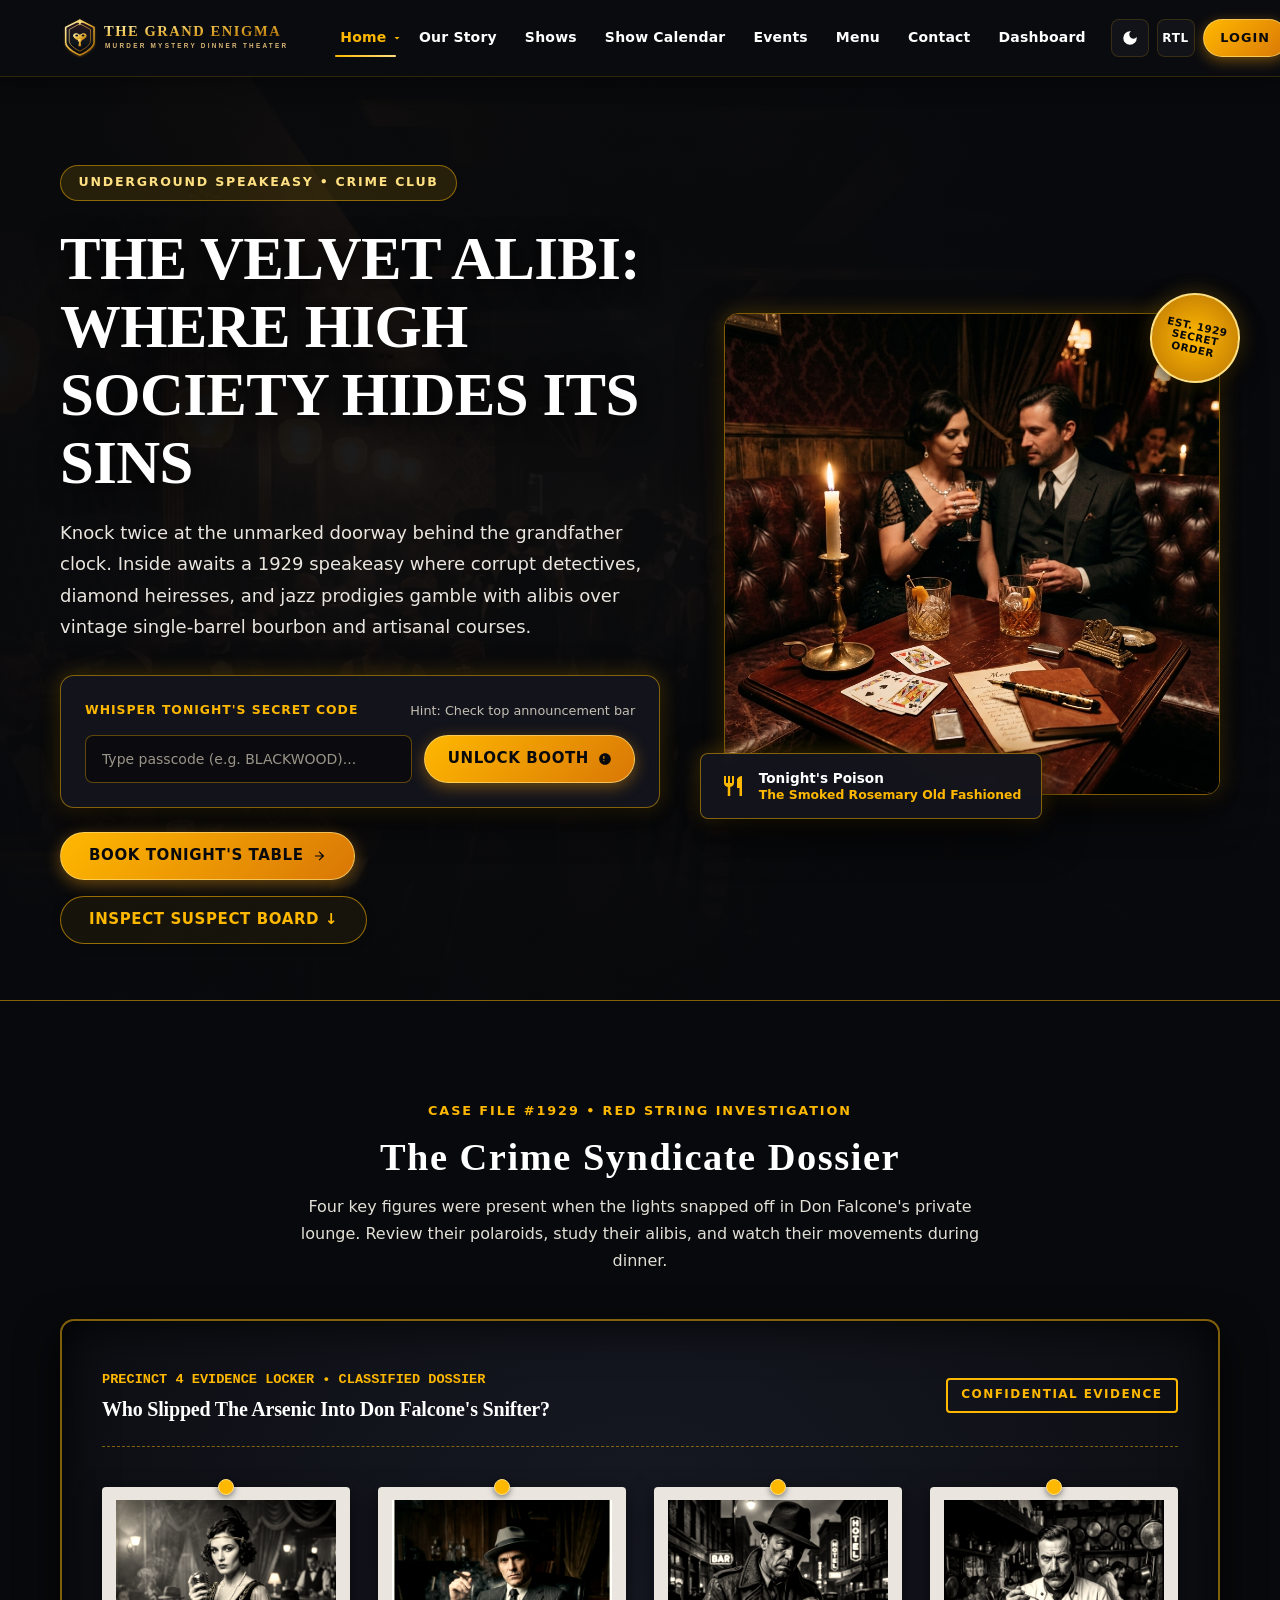
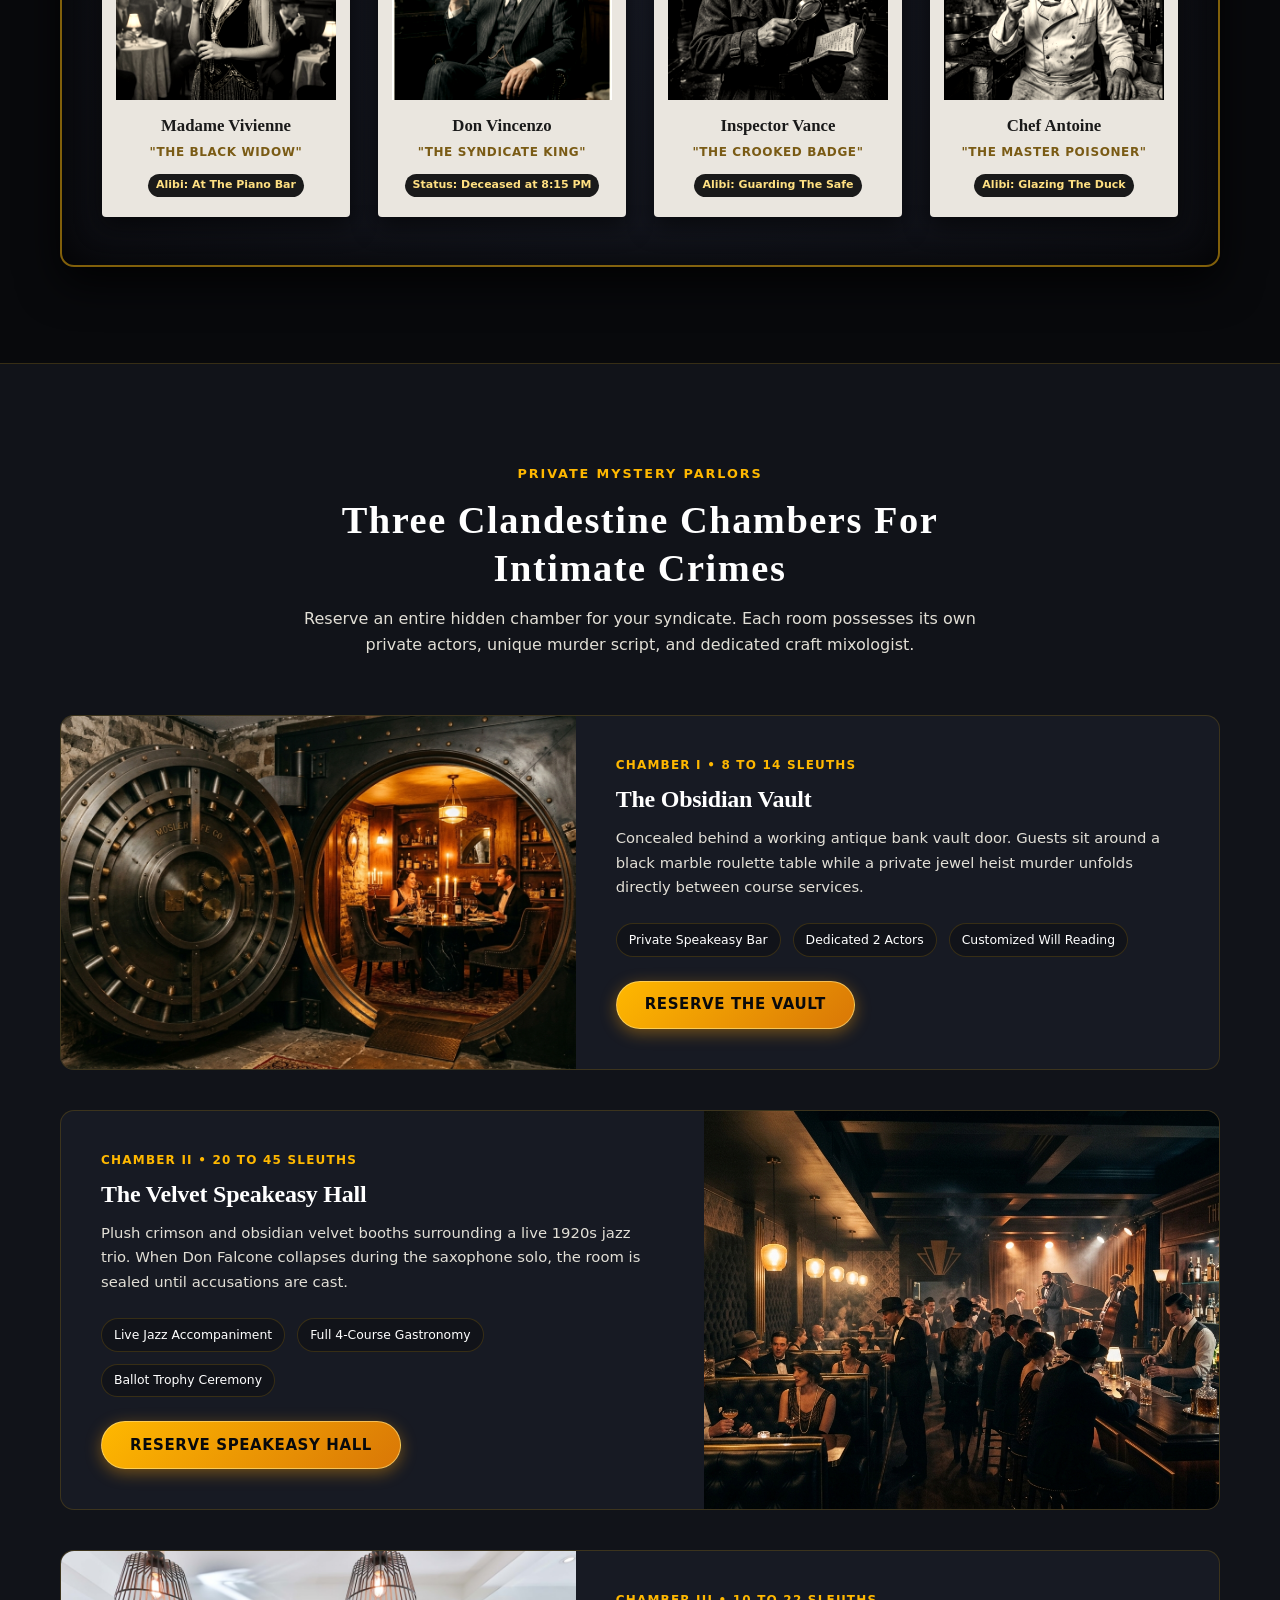
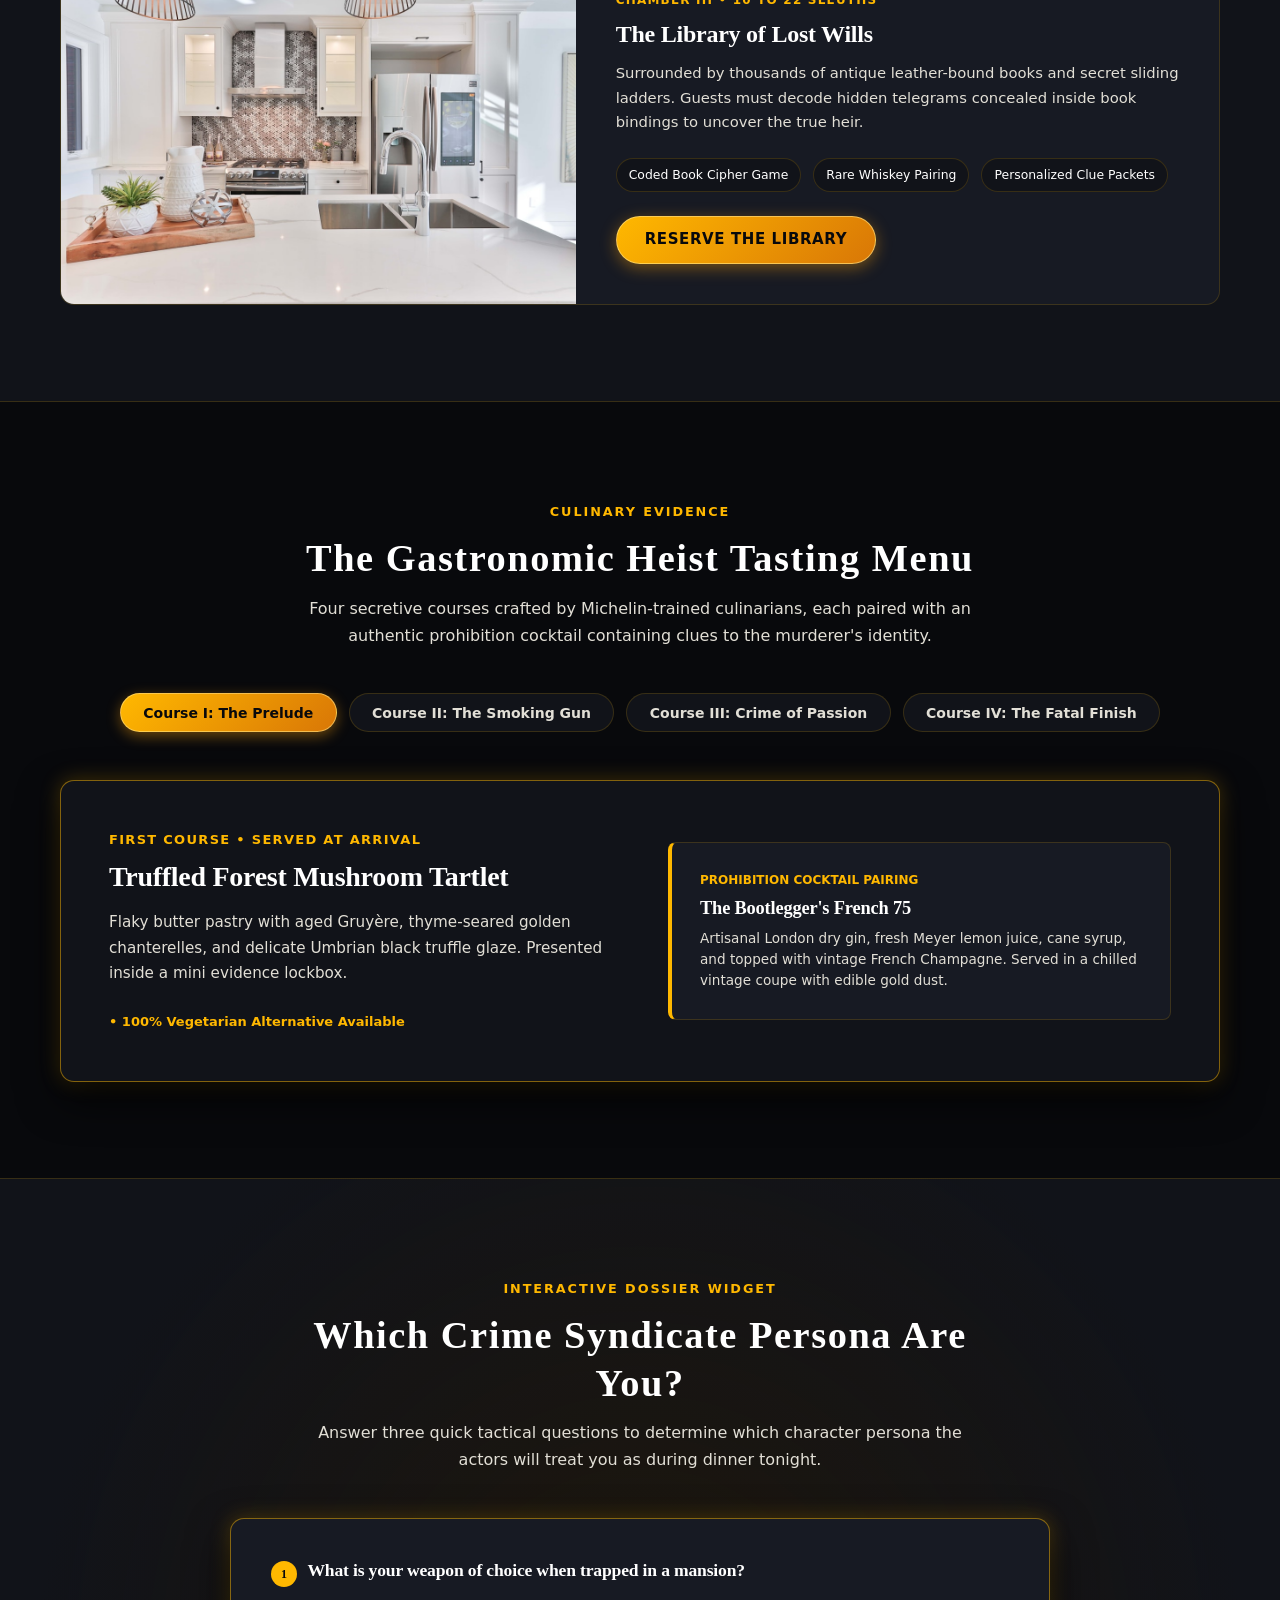
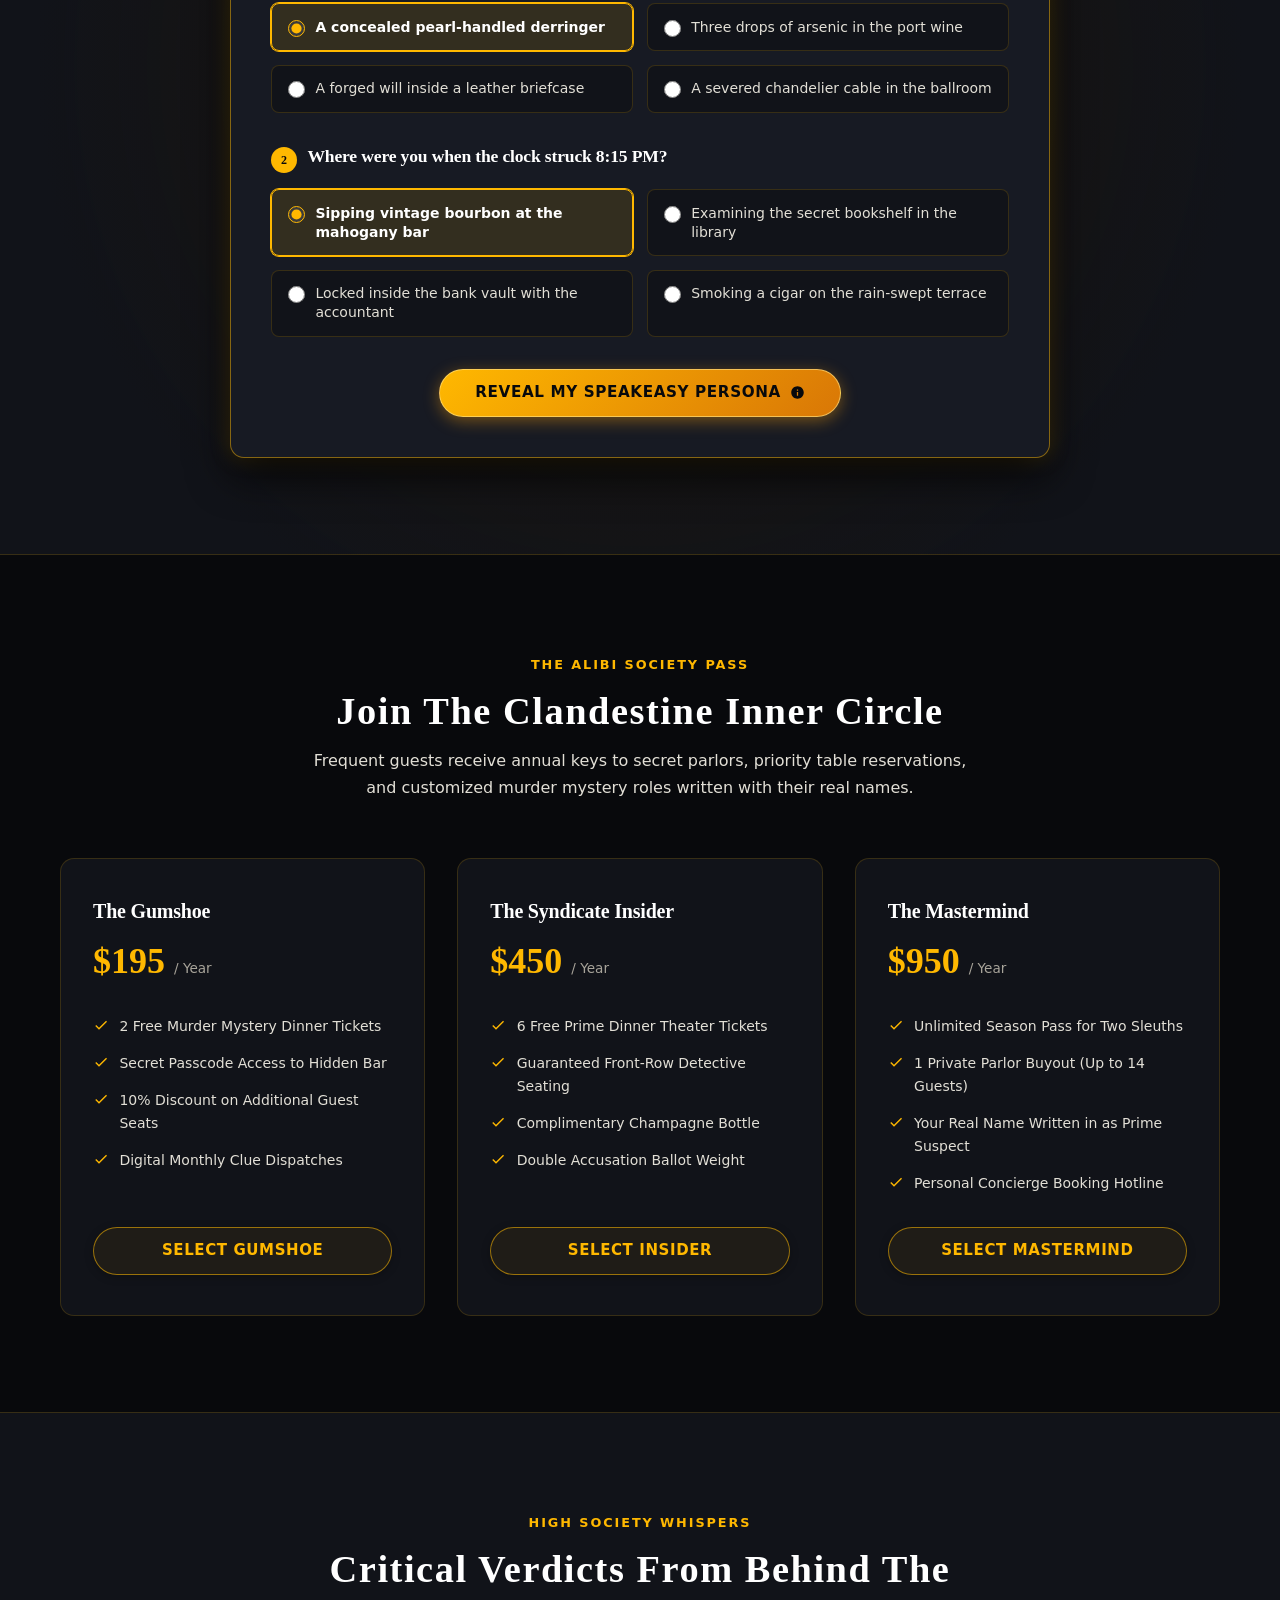
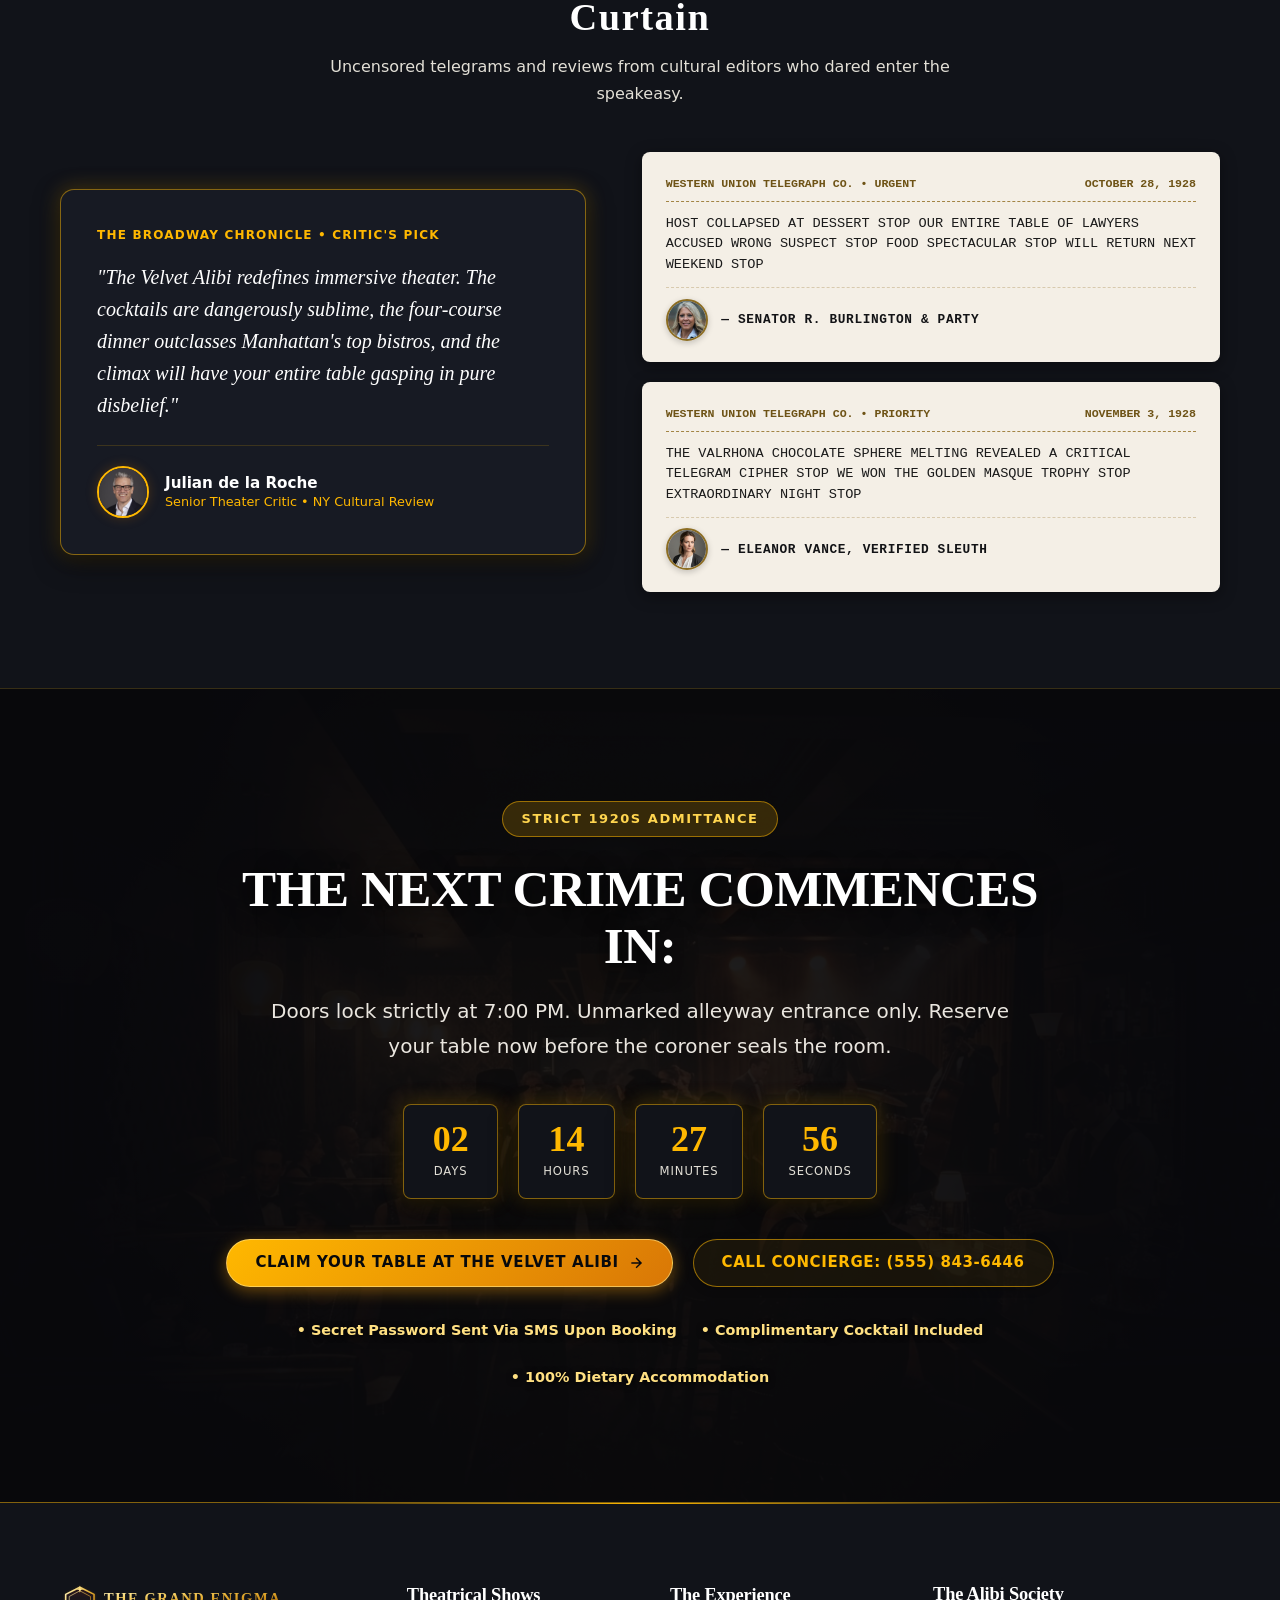
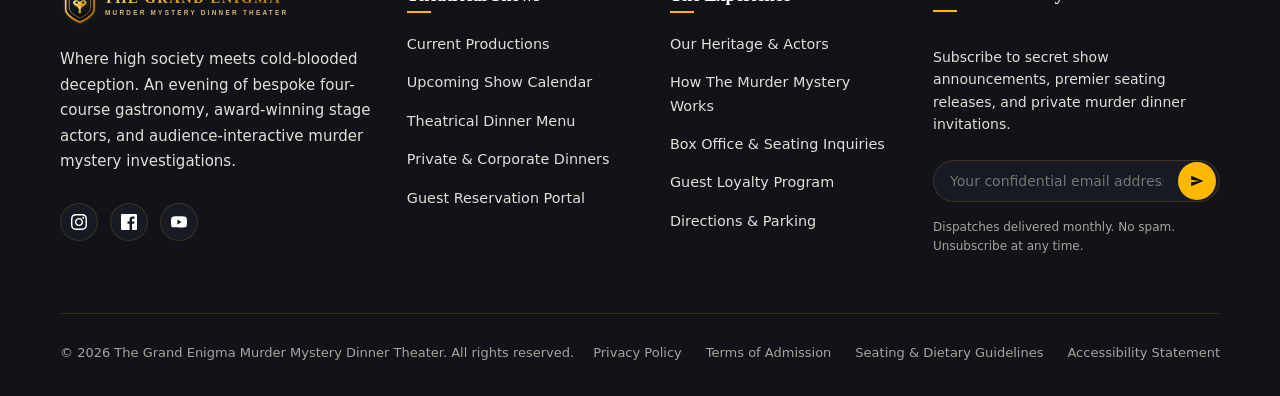
<file: home-2.html>
<!DOCTYPE html>
<html lang="en" data-theme="dark" dir="ltr">

<head>
  <meta charset="UTF-8">
  <meta name="viewport" content="width=device-width, initial-scale=1.0">
  <meta http-equiv="X-UA-Compatible" content="ie=edge">
  <title>The Velvet Alibi | Home 2 — The Grand Enigma</title>
  <meta name="description"
    content="Step into The Velvet Alibi: an exclusive 1920s speakeasy murder mystery dinner theater featuring bespoke cocktails, clandestine suspects, and high-stakes crime dining.">
  <meta name="keywords"
    content="speakeasy murder mystery, 1920s dinner theater, secret parlor mystery, interactive crime dining, VIP mystery club">

  <!-- Open Graph Meta -->
  <meta property="og:title" content="The Velvet Alibi | Home 2 — The Grand Enigma">
  <meta property="og:description"
    content="An underground speakeasy of jazz, dark spirits, and cold-blooded murder. Can you decode the syndicate before the final toast?">
  <meta property="og:type" content="website">

  <!-- Favicon -->
  <link rel="icon" type="image/svg+xml" href="assets/images/branding/logo-emblem.svg">

  <!-- Stylesheets -->
  <link rel="stylesheet" href="assets/css/style.css?v=5.0">
  <link rel="stylesheet" href="assets/css/responsive.css?v=5.0">
</head>

<body>

  <!-- =========================================================================
       Page Preloader (Modern Luxury Mystery Loader)
       ========================================================================= -->
  <div id="pageLoader" class="page-loader" aria-hidden="true">
    <div class="page-loader-inner">
      <div class="loader-emblem-wrap">
        <div class="loader-pulse-ring"></div>
        <div class="loader-compass-ring"></div>
        <div class="loader-emblem">
          <svg viewBox="0 0 64 64" fill="none" class="loader-svg" xmlns="http://www.w3.org/2000/svg">
            <circle cx="32" cy="32" r="28" stroke="url(#loaderGoldGradH2)" stroke-width="2" stroke-dasharray="4 3"
              class="loader-orbit" />
            <polygon points="32,8 39,25 56,32 39,39 32,56 25,39 8,32 25,25" fill="url(#loaderGoldGradH2)"
              opacity="0.9" />
            <circle cx="32" cy="32" r="5" fill="#0D0A07" stroke="#C48D28" stroke-width="2" />
            <defs>
              <linearGradient id="loaderGoldGradH2" x1="0%" y1="0%" x2="100%" y2="100%">
                <stop offset="0%" stop-color="#F3D17A" />
                <stop offset="50%" stop-color="#C48D28" />
                <stop offset="100%" stop-color="#8E6316" />
              </linearGradient>
            </defs>
          </svg>
        </div>
      </div>
      <div class="loader-brand-title">THE VELVET ALIBI</div>
      <div class="loader-status-text">Entering the Speakeasy…</div>
      <div class="loader-bar-wrap">
        <div class="loader-bar-fill"></div>
      </div>
    </div>
  </div>



  <!-- =========================================================================
       2. Master Shared Header (Exactly 7 Main Items + Dashboard + Login)
       ========================================================================= -->
  <header class="master-header" id="masterHeader">
    <div class="container">
      <div class="navbar-container">

        <!-- Brand Logo -->
        <a href="index.html" class="navbar-brand" aria-label="The Grand Enigma Home">
          <img src="assets/images/branding/logo.svg" alt="The Grand Enigma Murder Mystery Dinner Theater"
            class="navbar-logo-img">
        </a>

        <!-- Main Desktop Navigation (Exactly 7 Main Items) -->
        <nav class="navbar-nav-wrapper" aria-label="Main Navigation">
          <ul class="navbar-nav">
            <!-- 1. Home (Dropdown) -->
            <li class="nav-item dropdown active">
              <a href="index.html" class="nav-link dropdown-toggle" aria-expanded="false" aria-haspopup="true">
                <span>Home</span>
                <svg class="dropdown-chevron" viewBox="0 0 24 24" aria-hidden="true">
                  <path d="M7 10l5 5 5-5z" />
                </svg>
              </a>
              <div class="dropdown-menu" role="menu">
                <a href="index.html" class="dropdown-item" role="menuitem">
                  <div class="dropdown-item-icon">I</div>
                  <div class="dropdown-item-text">
                    <span class="dropdown-item-title">Home 1: The Grand Enigma</span>
                    <span class="dropdown-item-sub">Cinematic Noir Atmosphere</span>
                  </div>
                </a>
                <a href="home-2.html" class="dropdown-item active" role="menuitem">
                  <div class="dropdown-item-icon">II</div>
                  <div class="dropdown-item-text">
                    <span class="dropdown-item-title">Home 2: The Velvet Alibi</span>
                    <span class="dropdown-item-sub">Editorial Speakeasy Mystery</span>
                  </div>
                </a>
              </div>
            </li>

            <!-- 2. Our Story -->
            <li class="nav-item">
              <a href="story.html" class="nav-link">Our Story</a>
            </li>

            <!-- 3. Shows -->
            <li class="nav-item">
              <a href="shows.html" class="nav-link">Shows</a>
            </li>

            <!-- 4. Show Calendar -->
            <li class="nav-item">
              <a href="calendar.html" class="nav-link">Show Calendar</a>
            </li>

            <!-- 5. Events -->
            <li class="nav-item">
              <a href="events.html" class="nav-link">Events</a>
            </li>

            <!-- 6. Menu -->
            <li class="nav-item">
              <a href="menu.html" class="nav-link">Menu</a>
            </li>

            <!-- 7. Contact -->
            <li class="nav-item">
              <a href="contact.html" class="nav-link">Contact</a>
            </li>

            <!-- 8. Dashboard -->
            <li class="nav-item">
              <a href="dashboard.html" class="nav-link">Dashboard</a>
            </li>
          </ul>
        </nav>

        <!-- Navbar Actions: Theme, RTL, Login & Mobile Toggle -->
        <div class="navbar-actions">
          <!-- Theme Toggle (Light / Dark) -->
          <button type="button" class="toggle-btn theme-toggle-btn" aria-label="Toggle Color Theme"
            title="Toggle Light / Dark Mode">
            <svg viewBox="0 0 24 24" aria-hidden="true">
              <path
                d="M12 3a9 9 0 1 0 9 9c0-.46-.04-.92-.1-1.36a5.389 5.389 0 0 1-4.4 2.26 5.403 5.403 0 0 1-3.14-9.8c-.44-.06-.9-.1-1.36-.1z" />
            </svg>
          </button>

          <!-- RTL / LTR Toggle -->
          <button type="button" class="toggle-btn rtl-toggle-btn" aria-label="Toggle Layout Direction"
            title="Toggle RTL / LTR">
            <span class="rtl-toggle-text">RTL</span>
          </button>

          <!-- Login (Separate Final Action Button) -->
          <a href="login.html" class="btn-nav-login" title="Guest Access">
            <span>Login</span>
          </a>

          <!-- Mobile Hamburger Toggle -->
          <button type="button" class="mobile-toggle" aria-label="Open Navigation Drawer" aria-expanded="false"
            aria-controls="mobileDrawer">
            <span class="hamburger-line"></span>
            <span class="hamburger-line"></span>
            <span class="hamburger-line"></span>
          </button>
        </div>

      </div>
    </div>
  </header>

  <!-- =========================================================================
       3. Mobile Navigation Drawer
       ========================================================================= -->
  <div class="mobile-drawer-backdrop" id="drawerBackdrop"></div>
  <aside class="mobile-drawer" id="mobileDrawer" aria-label="Mobile Navigation Menu">
    <div class="mobile-drawer-header">
      <img src="assets/images/branding/logo.svg" alt="The Grand Enigma" class="mobile-drawer-logo">
      <button type="button" class="mobile-close-btn" aria-label="Close Navigation Menu">
        <svg viewBox="0 0 24 24" aria-hidden="true">
          <path
            d="M19 6.41L17.59 5 12 10.59 6.41 5 5 6.41 10.59 12 5 17.59 6.41 19 12 13.41 17.59 19 19 17.59 13.41 12z" />
        </svg>
      </button>
    </div>

    <!-- Mobile Nav Items (7 Main Items) -->
    <ul class="mobile-nav-list">
      <!-- 1. Home Accordion -->
      <li class="mobile-nav-item dropdown active">
        <button type="button" class="mobile-dropdown-btn" aria-expanded="false">
          <span>1. Home</span>
          <svg viewBox="0 0 24 24" aria-hidden="true">
            <path d="M7 10l5 5 5-5z" />
          </svg>
        </button>
        <div class="mobile-sub-menu">
          <a href="index.html" class="mobile-sub-link">Home 1: The Grand Enigma</a>
          <a href="home-2.html" class="mobile-sub-link active">Home 2: The Velvet Alibi</a>
        </div>
      </li>

      <!-- 2. Our Story -->
      <li class="mobile-nav-item">
        <a href="story.html" class="mobile-nav-link">2. Our Story</a>
      </li>

      <!-- 3. Shows -->
      <li class="mobile-nav-item">
        <a href="shows.html" class="mobile-nav-link">3. Shows</a>
      </li>

      <!-- 4. Show Calendar -->
      <li class="mobile-nav-item">
        <a href="calendar.html" class="mobile-nav-link">4. Show Calendar</a>
      </li>

      <!-- 5. Events -->
      <li class="mobile-nav-item">
        <a href="events.html" class="mobile-nav-link">5. Events</a>
      </li>

      <!-- 6. Menu -->
      <li class="mobile-nav-item">
        <a href="menu.html" class="mobile-nav-link">6. Menu</a>
      </li>

      <!-- 7. Contact -->
      <li class="mobile-nav-item">
        <a href="contact.html" class="mobile-nav-link">7. Contact</a>
      </li>
    </ul>

    <!-- Mobile Action Buttons -->
    <div class="mobile-drawer-actions">
      <a href="dashboard.html" class="btn btn-secondary" style="width: 100%;">
        <svg width="16" height="16" viewBox="0 0 24 24" fill="var(--accent-gold)" aria-hidden="true">
          <path d="M5 16L3 5l5.5 5L12 4l3.5 6L21 5l-2 11H5zm14 3c0 .55-.45 1-1 1H6c-.55 0-1-.45-1-1v-1h14v1z" />
        </svg>
        <span>Dashboard</span>
      </a>

      <a href="login.html" class="btn btn-primary" style="width: 100%;">
        <span>Login</span>
      </a>
    </div>
  </aside>

  <!-- =========================================================================
       4. Main Content — HOME 2 (EXACTLY 8 MEANINGFUL SECTIONS)
       ========================================================================= -->
  <main id="mainContent">

    <!-- =======================================================================
         SECTION 1: Asymmetrical Split Hero & Secret Passcode Widget
         ======================================================================= -->
    <section class="h2-hero-section" id="h2Hero">
      <div class="container">
        <div class="h2-hero-grid">

          <!-- Left Column: Editorial Headline & Secret Passcode Form -->
          <div class="h2-hero-text">
            <div class="h2-hero-tag">
              <span>Underground Speakeasy &bull; Crime Club</span>
            </div>
            <h1 class="h2-hero-title">
              THE VELVET ALIBI: WHERE HIGH SOCIETY HIDES ITS SINS
            </h1>
            <p class="h2-hero-lead">
              Knock twice at the unmarked doorway behind the grandfather clock. Inside awaits
              a 1929 speakeasy where corrupt detectives, diamond heiresses, and jazz prodigies
              gamble with alibis over vintage single-barrel bourbon and artisanal courses.
            </p>

            <!-- Interactive Secret Passcode Whisper Widget -->
            <div class="h2-secret-passcode-box">
              <div class="passcode-box-header">
                <span class="passcode-label">Whisper Tonight's Secret Code</span>
                <span class="passcode-hint">Hint: Check top announcement bar</span>
              </div>
              <form class="passcode-form" aria-label="Secret Passcode Entry">
                <input type="text" class="passcode-input" placeholder="Type passcode (e.g. BLACKWOOD)..." required
                  aria-label="Passcode">
                <button type="submit" class="btn btn-primary" style="padding: 0.75rem 1.4rem;">
                  <span>Unlock Booth</span>
                  <svg width="14" height="14" viewBox="0 0 24 24" fill="currentColor" aria-hidden="true">
                    <path
                      d="M12 2C6.48 2 2 6.48 2 12s4.48 10 10 10 10-4.48 10-10S17.52 2 12 2zm-1 14H9v-2h2v2zm0-4H9V7h2v5z" />
                  </svg>
                </button>
              </form>
            </div>

            <!-- Quick Action Links -->
            <div class="h2-hero-actions">
              <a href="calendar.html" class="btn btn-gold">
                <span>Book Tonight's Table</span>
                <svg width="14" height="14" viewBox="0 0 24 24" fill="currentColor">
                  <path d="M5 13h11.86l-5.43 5.43 1.42 1.42L21.14 12l-8.29-8.29-1.42 1.42L16.86 11H5v2z" />
                </svg>
              </a>
              <a href="#h2CaseBoard" class="btn btn-outline-gold">
                <span>Inspect Suspect Board &darr;</span>
              </a>
            </div>
          </div>

          <!-- Right Column: Media Composition with Wax Seal & Cocktail -->
          <div class="h2-hero-media-wrap">
            <div class="h2-hero-img-box">
              <img src="assets/images/h2/h2_speakeasy_booth.jpg" alt="The Velvet Alibi private speakeasy booth">
            </div>
            <div class="h2-wax-seal-badge" aria-label="Est. 1929 Secret Order Seal">
              <span>Est. 1929</span>
              <span>Secret</span>
              <span>Order</span>
            </div>

            <!-- Floating Tonight's Cocktail Feature -->
            <div class="h2-floating-cocktail">
              <svg width="24" height="24" viewBox="0 0 24 24" fill="var(--accent-gold)" aria-hidden="true">
                <path
                  d="M11 9H9V2H7v7H5V2H3v7c0 2.12 1.66 3.84 3.75 3.97V22h2.5v-9.03C11.34 12.84 13 11.12 13 9V2h-2v7zm5-3v8h2.5v8H21V2c-2.76 0-5 2.24-5 4z" />
              </svg>
              <div>
                <div class="h2-cocktail-label">Tonight's Poison</div>
                <div class="h2-cocktail-name">The Smoked Rosemary Old Fashioned</div>
              </div>
            </div>
          </div>

        </div>
      </div>
    </section>

    <!-- =======================================================================
         SECTION 2: The Crime Syndicate Chronicle / Interactive Case Board
         ======================================================================= -->
    <section class="h2-case-board-section" id="h2CaseBoard">
      <div class="container">
        <div class="section-header">
          <span class="section-tag">Case File #1929 &bull; Red String Investigation</span>
          <h2 class="section-title">The Crime Syndicate Dossier</h2>
          <p class="section-desc">
            Four key figures were present when the lights snapped off in Don Falcone's private lounge.
            Review their polaroids, study their alibis, and watch their movements during dinner.
          </p>
        </div>

        <div class="case-board-cork">
          <div class="case-board-header">
            <div>
              <span class="case-board-top-tag">
                PRECINCT 4 EVIDENCE LOCKER &bull; CLASSIFIED DOSSIER
              </span>
              <h3 class="case-board-headline">Who Slipped The Arsenic Into Don Falcone's Snifter?</h3>
            </div>
            <div class="evidence-board-stamp">
              CONFIDENTIAL EVIDENCE
            </div>
          </div>

          <!-- Suspects Polaroids Pin Grid -->
          <div class="suspects-pin-grid">
            <!-- Suspect 1 -->
            <article class="suspect-polaroid">
              <div class="suspect-pin"></div>
              <div class="polaroid-img-wrap">
                <img src="assets/images/h2/h2_suspect_singer.jpg" alt="Madame Vivienne suspect">
              </div>
              <div class="polaroid-caption">
                <div class="polaroid-name">Madame Vivienne</div>
                <div class="polaroid-alias">"The Black Widow"</div>
                <span class="polaroid-status">Alibi: At The Piano Bar</span>
              </div>
            </article>

            <!-- Suspect 2 -->
            <article class="suspect-polaroid">
              <div class="suspect-pin"></div>
              <div class="polaroid-img-wrap">
                <img src="assets/images/h2/h2_suspect_godfather.jpg" alt="Don Vincenzo Falcone">
              </div>
              <div class="polaroid-caption">
                <div class="polaroid-name">Don Vincenzo</div>
                <div class="polaroid-alias">"The Syndicate King"</div>
                <span class="polaroid-status">Status: Deceased at 8:15 PM</span>
              </div>
            </article>

            <!-- Suspect 3 -->
            <article class="suspect-polaroid">
              <div class="suspect-pin"></div>
              <div class="polaroid-img-wrap">
                <img src="assets/images/h2/h2_suspect_detective.jpg" alt="Inspector Vance">
              </div>
              <div class="polaroid-caption">
                <div class="polaroid-name">Inspector Vance</div>
                <div class="polaroid-alias">"The Crooked Badge"</div>
                <span class="polaroid-status">Alibi: Guarding The Safe</span>
              </div>
            </article>

            <!-- Suspect 4 -->
            <article class="suspect-polaroid">
              <div class="suspect-pin"></div>
              <div class="polaroid-img-wrap">
                <img src="assets/images/h2/h2_suspect_chef.jpg" alt="Chef Antoine">
              </div>
              <div class="polaroid-caption">
                <div class="polaroid-name">Chef Antoine</div>
                <div class="polaroid-alias">"The Master Poisoner"</div>
                <span class="polaroid-status">Alibi: Glazing The Duck</span>
              </div>
            </article>
          </div>
        </div>
      </div>
    </section>

    <!-- =======================================================================
         SECTION 3: The 3 Secret Parlors & VIP Mystery Chambers
         ======================================================================= -->
    <section class="h2-chambers-section" id="h2Chambers">
      <div class="container">
        <div class="section-header">
          <span class="section-tag">Private Mystery Parlors</span>
          <h2 class="section-title">Three Clandestine Chambers For Intimate Crimes</h2>
          <p class="section-desc">
            Reserve an entire hidden chamber for your syndicate. Each room possesses its own
            private actors, unique murder script, and dedicated craft mixologist.
          </p>
        </div>

        <div class="chambers-stacked-list">
          <!-- Chamber 1 -->
          <article class="chamber-row-card">
            <div class="chamber-img-wrap">
              <img src="assets/images/h2/h2_vault_chamber.jpg" alt="The Obsidian Vault Parlor">
            </div>
            <div class="chamber-info-wrap">
              <span class="chamber-capacity-tag">Chamber I &bull; 8 to 14 Sleuths</span>
              <h3 class="chamber-title">The Obsidian Vault</h3>
              <p class="chamber-desc">
                Concealed behind a working antique bank vault door. Guests sit around a black marble
                roulette table while a private jewel heist murder unfolds directly between course services.
              </p>
              <div class="chamber-features-row">
                <span class="chamber-feature-pill">Private Speakeasy Bar</span>
                <span class="chamber-feature-pill">Dedicated 2 Actors</span>
                <span class="chamber-feature-pill">Customized Will Reading</span>
              </div>
              <a href="calendar.html" class="btn btn-primary" style="align-self: flex-start;">
                <span>Reserve The Vault</span>
              </a>
            </div>
          </article>

          <!-- Chamber 2 -->
          <article class="chamber-row-card">
            <div class="chamber-img-wrap">
              <img src="assets/images/h2/h2_speakeasy_lounge.jpg" alt="The Velvet Speakeasy Hall">
            </div>
            <div class="chamber-info-wrap">
              <span class="chamber-capacity-tag">Chamber II &bull; 20 to 45 Sleuths</span>
              <h3 class="chamber-title">The Velvet Speakeasy Hall</h3>
              <p class="chamber-desc">
                Plush crimson and obsidian velvet booths surrounding a live 1920s jazz trio.
                When Don Falcone collapses during the saxophone solo, the room is sealed until accusations are cast.
              </p>
              <div class="chamber-features-row">
                <span class="chamber-feature-pill">Live Jazz Accompaniment</span>
                <span class="chamber-feature-pill">Full 4-Course Gastronomy</span>
                <span class="chamber-feature-pill">Ballot Trophy Ceremony</span>
              </div>
              <a href="calendar.html" class="btn btn-primary" style="align-self: flex-start;">
                <span>Reserve Speakeasy Hall</span>
              </a>
            </div>
          </article>

          <!-- Chamber 3 -->
          <article class="chamber-row-card">
            <div class="chamber-img-wrap">
              <img src="assets/images/h2/h2_library_chamber.jpg" alt="The Library of Lost Wills">
            </div>
            <div class="chamber-info-wrap">
              <span class="chamber-capacity-tag">Chamber III &bull; 10 to 22 Sleuths</span>
              <h3 class="chamber-title">The Library of Lost Wills</h3>
              <p class="chamber-desc">
                Surrounded by thousands of antique leather-bound books and secret sliding ladders.
                Guests must decode hidden telegrams concealed inside book bindings to uncover the true heir.
              </p>
              <div class="chamber-features-row">
                <span class="chamber-feature-pill">Coded Book Cipher Game</span>
                <span class="chamber-feature-pill">Rare Whiskey Pairing</span>
                <span class="chamber-feature-pill">Personalized Clue Packets</span>
              </div>
              <a href="calendar.html" class="btn btn-primary" style="align-self: flex-start;">
                <span>Reserve The Library</span>
              </a>
            </div>
          </article>
        </div>
      </div>
    </section>

    <!-- =======================================================================
         SECTION 4: The Gastronomic Heist — 4-Course Secret Tasting Menu & Pairings
         ======================================================================= -->
    <section class="h2-menu-pairing-section" id="h2MenuPairing">
      <div class="container">
        <div class="section-header">
          <span class="section-tag">Culinary Evidence</span>
          <h2 class="section-title">The Gastronomic Heist Tasting Menu</h2>
          <p class="section-desc">
            Four secretive courses crafted by Michelin-trained culinarians, each paired with
            an authentic prohibition cocktail containing clues to the murderer's identity.
          </p>
        </div>

        <!-- Interactive Course Tab Selector -->
        <div class="tasting-tabs-nav" role="tablist">
          <button type="button" class="tasting-tab-btn active" data-tab="tabCourse1">Course I: The Prelude</button>
          <button type="button" class="tasting-tab-btn" data-tab="tabCourse2">Course II: The Smoking Gun</button>
          <button type="button" class="tasting-tab-btn" data-tab="tabCourse3">Course III: Crime of Passion</button>
          <button type="button" class="tasting-tab-btn" data-tab="tabCourse4">Course IV: The Fatal Finish</button>
        </div>

        <!-- Tab 1 Panel -->
        <div class="tasting-panel-card active" id="tabCourse1">
          <div class="tasting-dish-info">
            <span class="course-roman-tag">First Course &bull; Served At Arrival</span>
            <h3 class="tasting-dish-title">Truffled Forest Mushroom Tartlet</h3>
            <p class="tasting-dish-desc">
              Flaky butter pastry with aged Gruy&egrave;re, thyme-seared golden chanterelles,
              and delicate Umbrian black truffle glaze. Presented inside a mini evidence lockbox.
            </p>
            <div style="font-size: 0.8125rem; color: var(--accent-gold); font-weight: 700;">
              &bull; 100% Vegetarian Alternative Available
            </div>
          </div>
          <div class="pairing-cocktail-box">
            <div class="cocktail-label">Prohibition Cocktail Pairing</div>
            <h4 class="cocktail-name">The Bootlegger's French 75</h4>
            <p class="cocktail-notes">
              Artisanal London dry gin, fresh Meyer lemon juice, cane syrup, and topped with
              vintage French Champagne. Served in a chilled vintage coupe with edible gold dust.
            </p>
          </div>
        </div>

        <!-- Tab 2 Panel -->
        <div class="tasting-panel-card" id="tabCourse2">
          <div class="tasting-dish-info">
            <span class="course-roman-tag">Second Course &bull; The Lights Flicker</span>
            <h3 class="tasting-dish-title">Smoked Duck Breast Carpaccio</h3>
            <p class="tasting-dish-desc">
              Hickory-smoked Magret duck thinly shaved with blood-orange reduction, pickled
              heirloom shallots, watercress, and toasted black walnut crumble.
            </p>
            <div style="font-size: 0.8125rem; color: var(--accent-gold); font-weight: 700;">
              &bull; Glazed Roasted Heirloom Beet alternative for vegan guests
            </div>
          </div>
          <div class="pairing-cocktail-box">
            <div class="cocktail-label">Prohibition Cocktail Pairing</div>
            <h4 class="cocktail-name">The Crimson Alibi</h4>
            <p class="cocktail-notes">
              Campari, Sweet Vermouth, rye whiskey, blood-orange bitters, infused with smoke
              under a glass cloche lifted tableside.
            </p>
          </div>
        </div>

        <!-- Tab 3 Panel -->
        <div class="tasting-panel-card" id="tabCourse3">
          <div class="tasting-dish-info">
            <span class="course-roman-tag">Third Course &bull; The Interrogation Entr&eacute;e</span>
            <h3 class="tasting-dish-title">Slow-Braised Prime Angus Short Rib</h3>
            <p class="tasting-dish-desc">
              Braised for 14 hours in Cabernet Sauvignon, served over silky pomme pur&eacute;e,
              glazed rainbow carrots, and bone-marrow jus.
            </p>
            <div style="font-size: 0.8125rem; color: var(--accent-gold); font-weight: 700;">
              &bull; Wild Chilean Sea Bass or Truffle Mushroom Wellington available
            </div>
          </div>
          <div class="pairing-cocktail-box">
            <div class="cocktail-label">Prohibition Cocktail Pairing</div>
            <h4 class="cocktail-name">The Godfather's Manhattan</h4>
            <p class="cocktail-notes">
              Small-batch Kentucky bourbon, Carpano Antica, Italian Amaro, and brandied Luxardo
              cherries aged in oak casks.
            </p>
          </div>
        </div>

        <!-- Tab 4 Panel -->
        <div class="tasting-panel-card" id="tabCourse4">
          <div class="tasting-dish-info">
            <span class="course-roman-tag">Fourth Course &bull; Accusation &amp; Reveal</span>
            <h3 class="tasting-dish-title">The Valrhona "Poison" Sphere</h3>
            <p class="tasting-dish-desc">
              A fragile sphere of 70% dark chocolate melted tableside with hot spiced salted
              caramel to expose Madagascar vanilla bean gelato and wild raspberry coulis.
            </p>
            <div style="font-size: 0.8125rem; color: var(--accent-gold); font-weight: 700;">
              &bull; Coconut Dairy-Free Gelato alternative provided
            </div>
          </div>
          <div class="pairing-cocktail-box">
            <div class="cocktail-label">Prohibition Cocktail Pairing</div>
            <h4 class="cocktail-name">The Midnight Espresso Cordial</h4>
            <p class="cocktail-notes">
              Fresh pulled espresso, Kahl&uacute;a, spiced dark rum, and vanilla liqueur topped
              with shaved chocolate and roasted coffee beans.
            </p>
          </div>
        </div>

      </div>
    </section>

    <!-- =======================================================================
         SECTION 5: Interactive Speakeasy Detective Persona Quiz
         ======================================================================= -->
    <section class="h2-quiz-section" id="h2DetectiveQuiz">
      <div class="container">
        <div class="section-header">
          <span class="section-tag">Interactive Dossier Widget</span>
          <h2 class="section-title">Which Crime Syndicate Persona Are You?</h2>
          <p class="section-desc">
            Answer three quick tactical questions to determine which character persona the
            actors will treat you as during dinner tonight.
          </p>
        </div>

        <div class="quiz-container-box">
          <form id="detectiveQuizForm" aria-label="Speakeasy Detective Quiz">
            <!-- Question 1 -->
            <div class="quiz-question-block">
              <h3 class="quiz-q-title">
                <span class="quiz-q-number">1</span>
                What is your weapon of choice when trapped in a mansion?
              </h3>
              <div class="quiz-options-grid">
                <label class="quiz-radio-label">
                  <input type="radio" name="weapon" value="derringer" checked>
                  <span>A concealed pearl-handled derringer</span>
                </label>
                <label class="quiz-radio-label">
                  <input type="radio" name="weapon" value="arsenic">
                  <span>Three drops of arsenic in the port wine</span>
                </label>
                <label class="quiz-radio-label">
                  <input type="radio" name="weapon" value="blackmail">
                  <span>A forged will inside a leather briefcase</span>
                </label>
                <label class="quiz-radio-label">
                  <input type="radio" name="weapon" value="rope">
                  <span>A severed chandelier cable in the ballroom</span>
                </label>
              </div>
            </div>

            <!-- Question 2 -->
            <div class="quiz-question-block">
              <h3 class="quiz-q-title">
                <span class="quiz-q-number">2</span>
                Where were you when the clock struck 8:15 PM?
              </h3>
              <div class="quiz-options-grid">
                <label class="quiz-radio-label">
                  <input type="radio" name="alibi" value="bar" checked>
                  <span>Sipping vintage bourbon at the mahogany bar</span>
                </label>
                <label class="quiz-radio-label">
                  <input type="radio" name="alibi" value="library">
                  <span>Examining the secret bookshelf in the library</span>
                </label>
                <label class="quiz-radio-label">
                  <input type="radio" name="alibi" value="vault">
                  <span>Locked inside the bank vault with the accountant</span>
                </label>
                <label class="quiz-radio-label">
                  <input type="radio" name="alibi" value="garden">
                  <span>Smoking a cigar on the rain-swept terrace</span>
                </label>
              </div>
            </div>

            <div style="text-align: center; margin-top: 2rem;">
              <button type="submit" class="btn btn-primary" style="padding: 0.85rem 2.2rem; font-size: 0.95rem;">
                <span>Reveal My Speakeasy Persona</span>
                <svg width="15" height="15" viewBox="0 0 24 24" fill="currentColor">
                  <path
                    d="M12 2C6.48 2 2 6.48 2 12s4.48 10 10 10 10-4.48 10-10S17.52 2 12 2zm1 15h-2v-6h2v6zm0-8h-2V7h2v2z" />
                </svg>
              </button>
            </div>
          </form>

          <!-- Quiz Result Display -->
          <div class="quiz-result-card" id="quizResultCard" aria-live="polite">
            <h4 class="quiz-result-title">Your Persona: The Elusive Mastermind</h4>
            <p class="quiz-result-desc">
              You sit quietly in the corner booth with a notebook and dry martini. You planned every detail three weeks
              before the corpse hit the floor.
            </p>
            <p class="quiz-result-quote"
              style="font-family: var(--font-heading); font-style: italic; color: var(--color-gold-bright); margin-bottom: 1.5rem;">
              "I do not pull triggers; I merely arrange chess pieces."
            </p>
            <a href="calendar.html" class="btn btn-gold">
              <span>Book Table As This Character &rarr;</span>
            </a>
          </div>
        </div>
      </div>
    </section>

    <!-- =======================================================================
         SECTION 6: The Secret Society Membership & Alibi Club Privileges
         ======================================================================= -->
    <section class="h2-membership-section" id="h2Membership">
      <div class="container">
        <div class="section-header">
          <span class="section-tag">The Alibi Society Pass</span>
          <h2 class="section-title">Join The Clandestine Inner Circle</h2>
          <p class="section-desc">
            Frequent guests receive annual keys to secret parlors, priority table reservations,
            and customized murder mystery roles written with their real names.
          </p>
        </div>

        <div class="membership-cards-grid">
          <!-- Tier 1 -->
          <div class="membership-card">
            <h3 class="membership-tier">The Gumshoe</h3>
            <div class="membership-price">$195 <span>/ Year</span></div>
            <ul class="membership-perks-list">
              <li class="membership-perk-item">
                <svg viewBox="0 0 24 24">
                  <path d="M9 16.17L4.83 12l-1.42 1.41L9 19 21 7l-1.41-1.41z" />
                </svg>
                <span>2 Free Murder Mystery Dinner Tickets</span>
              </li>
              <li class="membership-perk-item">
                <svg viewBox="0 0 24 24">
                  <path d="M9 16.17L4.83 12l-1.42 1.41L9 19 21 7l-1.41-1.41z" />
                </svg>
                <span>Secret Passcode Access to Hidden Bar</span>
              </li>
              <li class="membership-perk-item">
                <svg viewBox="0 0 24 24">
                  <path d="M9 16.17L4.83 12l-1.42 1.41L9 19 21 7l-1.41-1.41z" />
                </svg>
                <span>10% Discount on Additional Guest Seats</span>
              </li>
              <li class="membership-perk-item">
                <svg viewBox="0 0 24 24">
                  <path d="M9 16.17L4.83 12l-1.42 1.41L9 19 21 7l-1.41-1.41z" />
                </svg>
                <span>Digital Monthly Clue Dispatches</span>
              </li>
            </ul>
            <a href="register.html" class="btn btn-outline-gold" style="width: 100%;">
              <span>Select Gumshoe</span>
            </a>
          </div>

          <!-- Tier 2 -->
          <div class="membership-card">
            <h3 class="membership-tier">The Syndicate Insider</h3>
            <div class="membership-price">$450 <span>/ Year</span></div>
            <ul class="membership-perks-list">
              <li class="membership-perk-item">
                <svg viewBox="0 0 24 24">
                  <path d="M9 16.17L4.83 12l-1.42 1.41L9 19 21 7l-1.41-1.41z" />
                </svg>
                <span>6 Free Prime Dinner Theater Tickets</span>
              </li>
              <li class="membership-perk-item">
                <svg viewBox="0 0 24 24">
                  <path d="M9 16.17L4.83 12l-1.42 1.41L9 19 21 7l-1.41-1.41z" />
                </svg>
                <span>Guaranteed Front-Row Detective Seating</span>
              </li>
              <li class="membership-perk-item">
                <svg viewBox="0 0 24 24">
                  <path d="M9 16.17L4.83 12l-1.42 1.41L9 19 21 7l-1.41-1.41z" />
                </svg>
                <span>Complimentary Champagne Bottle</span>
              </li>
              <li class="membership-perk-item">
                <svg viewBox="0 0 24 24">
                  <path d="M9 16.17L4.83 12l-1.42 1.41L9 19 21 7l-1.41-1.41z" />
                </svg>
                <span>Double Accusation Ballot Weight</span>
              </li>
              <li class="membership-perk-item">


              </li>
            </ul>
            <a href="register.html" class="btn btn-outline-gold" style="width: 100%;">
              <span>Select Insider</span>
            </a>
          </div>

          <!-- Tier 3 -->
          <div class="membership-card">
            <h3 class="membership-tier">The Mastermind</h3>
            <div class="membership-price">$950 <span>/ Year</span></div>
            <ul class="membership-perks-list">
              <li class="membership-perk-item">
                <svg viewBox="0 0 24 24">
                  <path d="M9 16.17L4.83 12l-1.42 1.41L9 19 21 7l-1.41-1.41z" />
                </svg>
                <span>Unlimited Season Pass for Two Sleuths</span>
              </li>
              <li class="membership-perk-item">
                <svg viewBox="0 0 24 24">
                  <path d="M9 16.17L4.83 12l-1.42 1.41L9 19 21 7l-1.41-1.41z" />
                </svg>
                <span>1 Private Parlor Buyout (Up to 14 Guests)</span>
              </li>
              <li class="membership-perk-item">
                <svg viewBox="0 0 24 24">
                  <path d="M9 16.17L4.83 12l-1.42 1.41L9 19 21 7l-1.41-1.41z" />
                </svg>
                <span>Your Real Name Written in as Prime Suspect</span>
              </li>
              <li class="membership-perk-item">
                <svg viewBox="0 0 24 24">
                  <path d="M9 16.17L4.83 12l-1.42 1.41L9 19 21 7l-1.41-1.41z" />
                </svg>
                <span>Personal Concierge Booking Hotline</span>
              </li>
            </ul>
            <a href="register.html" class="btn btn-outline-gold" style="width: 100%;">
              <span>Select Mastermind</span>
            </a>
          </div>
        </div>
      </div>
    </section>

    <!-- =======================================================================
         SECTION 7: High Society Whispers & Editorial Reviews
         ======================================================================= -->
    <section class="h2-whispers-section" id="h2PatronWhispers">
      <div class="container">
        <div class="section-header">
          <span class="section-tag">High Society Whispers</span>
          <h2 class="section-title">Critical Verdicts From Behind The Curtain</h2>
          <p class="section-desc">
            Uncensored telegrams and reviews from cultural editors who dared enter the speakeasy.
          </p>
        </div>

        <div class="whispers-split-grid">
          <!-- Featured Editorial Quote -->
          <div class="whisper-lead-card">
            <div class="whisper-critic-tag">THE BROADWAY CHRONICLE &bull; CRITIC'S PICK</div>
            <blockquote class="whisper-quote">
              "The Velvet Alibi redefines immersive theater. The cocktails are dangerously sublime,
              the four-course dinner outclasses Manhattan's top bistros, and the climax will have
              your entire table gasping in pure disbelief."
            </blockquote>
            <div class="whisper-author-row">
              <img src="assets/images/h2/whisper_critic_julian.jpg" alt="Julian de la Roche — Senior Theater Critic"
                class="whisper-author-img" width="54" height="54" loading="lazy">
              <div>
                <div class="whisper-author-name">Julian de la Roche</div>
                <div class="whisper-author-title">Senior Theater Critic &bull; NY Cultural Review</div>
              </div>
            </div>
          </div>

          <!-- Telegrams Stack -->
          <div class="telegrams-stack">
            <!-- Telegram 1 -->
            <div class="telegram-card">
              <div class="telegram-top-meta">
                <span>WESTERN UNION TELEGRAPH CO. &bull; URGENT</span>
                <span>OCTOBER 28, 1928</span>
              </div>
              <p class="telegram-text">
                HOST COLLAPSED AT DESSERT STOP OUR ENTIRE TABLE OF LAWYERS ACCUSED WRONG SUSPECT STOP FOOD SPECTACULAR
                STOP WILL RETURN NEXT WEEKEND STOP
              </p>
              <div class="telegram-footer">
                <img src="assets/images/h2/whisper_senator_burlington.jpg" alt="Senator R. Burlington & Party"
                  class="telegram-avatar" width="42" height="42" loading="lazy">
                <div class="telegram-sender">&mdash; SENATOR R. BURLINGTON &amp; PARTY</div>
              </div>
            </div>

            <!-- Telegram 2 -->
            <div class="telegram-card">
              <div class="telegram-top-meta">
                <span>WESTERN UNION TELEGRAPH CO. &bull; PRIORITY</span>
                <span>NOVEMBER 3, 1928</span>
              </div>
              <p class="telegram-text">
                THE VALRHONA CHOCOLATE SPHERE MELTING REVEALED A CRITICAL TELEGRAM CIPHER STOP WE WON THE GOLDEN MASQUE
                TROPHY STOP EXTRAORDINARY NIGHT STOP
              </p>
              <div class="telegram-footer">
                <img src="assets/images/h2/whisper_eleanor_vance.jpg" alt="Eleanor Vance, Verified Sleuth"
                  class="telegram-avatar" width="42" height="42" loading="lazy">
                <div class="telegram-sender">&mdash; ELEANOR VANCE, VERIFIED SLEUTH</div>
              </div>
            </div>
          </div>
        </div>
      </div>
    </section>

    <!-- =======================================================================
         SECTION 8: The Final Curtain Countdown & Speakeasy Reservation Banner
         ======================================================================= -->
    <section class="h2-countdown-cta" id="h2FinalCta">
      <div class="container">
        <div class="h2-countdown-inner">
          <div class="hero-tag-badge">
            <span>Strict 1920s Admittance</span>
          </div>
          <h2 class="home-hero-title" style="font-size: clamp(2rem, 4vw, 3.2rem);">
            THE NEXT CRIME COMMENCES IN:
          </h2>
          <p class="home-hero-lead" style="margin-bottom: 1.5rem;">
            Doors lock strictly at 7:00 PM. Unmarked alleyway entrance only. Reserve your table
            now before the coroner seals the room.
          </p>

          <!-- Live Real-Time Countdown Clock -->
          <div class="countdown-clock-grid" aria-label="Performance Countdown">
            <div class="countdown-unit-box">
              <div class="countdown-digit" id="countdownDays">02</div>
              <div class="countdown-unit-label">Days</div>
            </div>
            <div class="countdown-unit-box">
              <div class="countdown-digit" id="countdownHours">14</div>
              <div class="countdown-unit-label">Hours</div>
            </div>
            <div class="countdown-unit-box">
              <div class="countdown-digit" id="countdownMins">28</div>
              <div class="countdown-unit-label">Minutes</div>
            </div>
            <div class="countdown-unit-box">
              <div class="countdown-digit" id="countdownSecs">45</div>
              <div class="countdown-unit-label">Seconds</div>
            </div>
          </div>

          <!-- Direct Actions -->
          <div class="final-cta-actions">
            <a href="calendar.html" class="btn btn-primary">
              <span>Claim Your Table at The Velvet Alibi</span>
              <svg width="16" height="16" viewBox="0 0 24 24" fill="currentColor">
                <path d="M5 13h11.86l-5.43 5.43 1.42 1.42L21.14 12l-8.29-8.29-1.42 1.42L16.86 11H5v2z" />
              </svg>
            </a>
            <a href="contact.html" class="btn btn-outline-gold">
              <span>Call Concierge: (555) 843-6446</span>
            </a>
          </div>

          <div class="final-cta-features">
            <span>&bull; Secret Password Sent Via SMS Upon Booking</span>
            <span>&bull; Complimentary Cocktail Included</span>
            <span>&bull; 100% Dietary Accommodation</span>
          </div>
        </div>
      </div>
    </section>

  </main>

  <!-- =========================================================================
       5. Master Shared Footer Foundation
       ========================================================================= -->
  <footer class="master-footer" id="masterFooter">
    <div class="container">
      <div class="footer-top-grid">

        <!-- Column 1: Brand Information -->
        <div class="footer-brand-col">
          <a href="index.html" aria-label="The Grand Enigma Home">
            <img src="assets/images/branding/logo.svg" alt="The Grand Enigma Murder Mystery Dinner Theater"
              class="footer-logo-img">
          </a>
          <p class="footer-brand-desc">
            Where high society meets cold-blooded deception. An evening of bespoke four-course gastronomy,
            award-winning stage actors, and audience-interactive murder mystery investigations.
          </p>
          <div class="footer-social-links">
            <a href="#" class="social-link-btn" aria-label="Instagram">
              <svg viewBox="0 0 24 24">
                <path
                  d="M12 2.163c3.204 0 3.584.012 4.85.07 3.252.148 4.771 1.691 4.919 4.919.058 1.265.069 1.645.069 4.849 0 3.205-.012 3.584-.069 4.849-.149 3.225-1.664 4.771-4.919 4.919-1.266.058-1.644.07-4.85.07-3.204 0-3.584-.012-4.849-.07-3.26-.149-4.771-1.699-4.919-4.92-.058-1.265-.07-1.644-.07-4.849 0-3.204.013-3.583.07-4.849.149-3.227 1.664-4.771 4.919-4.919 1.266-.057 1.645-.069 4.849-.069zm0-2.163c-3.259 0-3.667.014-4.947.072-4.358.2-6.78 2.618-6.98 6.98-.059 1.281-.073 1.689-.073 4.948 0 3.259.014 3.668.072 4.948.2 4.358 2.618 6.78 6.98 6.98 1.281.058 1.689.072 4.948.072 3.259 0 3.668-.014 4.948-.072 4.354-.2 6.782-2.618 6.979-6.98.059-1.28.073-1.689.073-4.948 0-3.259-.014-3.667-.072-4.947-.196-4.354-2.617-6.78-6.979-6.98-1.281-.059-1.69-.073-4.949-.073zm0 5.838c-3.403 0-6.162 2.759-6.162 6.162s2.759 6.163 6.162 6.163 6.162-2.759 6.162-6.163c0-3.403-2.759-6.162-6.162-6.162zm0 10.162c-2.209 0-4-1.79-4-4 0-2.209 1.791-4 4-4s4 1.791 4 4c0 2.21-1.791 4-4 4zm6.406-11.845c-.796 0-1.441.645-1.441 1.44s.645 1.44 1.441 1.44c.795 0 1.439-.645 1.439-1.44s-.644-1.44-1.439-1.44z" />
              </svg>
            </a>
            <a href="#" class="social-link-btn" aria-label="Facebook">
              <svg viewBox="0 0 24 24">
                <path
                  d="M22.675 0h-21.35c-.732 0-1.325.593-1.325 1.325v21.351c0 .731.593 1.324 1.325 1.324h11.495v-9.294h-3.128v-3.622h3.128v-2.671c0-3.1 1.893-4.788 4.659-4.788 1.325 0 2.463.099 2.795.143v3.24l-1.918.001c-1.504 0-1.795.715-1.795 1.763v2.313h3.587l-.467 3.622h-3.12v9.293h6.116c.73 0 1.323-.593 1.323-1.325v-21.35c0-.732-.593-1.325-1.325-1.325z" />
              </svg>
            </a>
            <a href="#" class="social-link-btn" aria-label="YouTube">
              <svg viewBox="0 0 24 24">
                <path
                  d="M23.498 6.186a3.016 3.016 0 0 0-2.122-2.136C19.505 3.545 12 3.545 12 3.545s-7.505 0-9.377.505A3.017 3.017 0 0 0 .502 6.186C0 8.07 0 12 0 12s0 3.93.502 5.814a3.016 3.016 0 0 0 2.122 2.136c1.871.505 9.376.505 9.376.505s7.505 0 9.377-.505a3.015 3.015 0 0 0 2.122-2.136C24 15.93 24 12 24 12s0-3.93-.502-5.814zM9.545 15.568V8.432L15.818 12l-6.273 3.568z" />
              </svg>
            </a>
          </div>
        </div>

        <!-- Column 2: Theatrical Navigation -->
        <div>
          <h3 class="footer-col-title">Theatrical Shows</h3>
          <ul class="footer-links-list">
            <li class="footer-link-item"><a href="shows.html">Current Productions</a></li>
            <li class="footer-link-item"><a href="calendar.html">Upcoming Show Calendar</a></li>
            <li class="footer-link-item"><a href="menu.html">Theatrical Dinner Menu</a></li>
            <li class="footer-link-item"><a href="events.html">Private &amp; Corporate Dinners</a></li>
            <li class="footer-link-item"><a href="dashboard.html">Guest Reservation Portal</a></li>
          </ul>
        </div>

        <!-- Column 3: The Grand Enigma Story -->
        <div>
          <h3 class="footer-col-title">The Experience</h3>
          <ul class="footer-links-list">
            <li class="footer-link-item"><a href="story.html">Our Heritage &amp; Actors</a></li>
            <li class="footer-link-item"><a href="story.html#faq">How The Murder Mystery Works</a></li>
            <li class="footer-link-item"><a href="contact.html">Box Office &amp; Seating Inquiries</a></li>
            <li class="footer-link-item"><a href="login.html">Guest Loyalty Program</a></li>
            <li class="footer-link-item"><a href="contact.html#venue">Directions &amp; Parking</a></li>
          </ul>
        </div>

        <!-- Column 4: VIP Mystery Dispatch (Newsletter) -->
        <div class="footer-newsletter-box">
          <h3 class="footer-col-title">The Alibi Society</h3>
          <p style="font-size: 0.875rem; color: var(--text-secondary); line-height: 1.6;">
            Subscribe to secret show announcements, premier seating releases, and private murder dinner invitations.
          </p>
          <form class="newsletter-form" aria-label="Newsletter Subscription">
            <input type="email" class="newsletter-input" placeholder="Your confidential email address..." required
              aria-label="Email address">
            <button type="submit" class="newsletter-submit-btn" aria-label="Submit Email">
              <svg viewBox="0 0 24 24">
                <path d="M2.01 21L23 12 2.01 3 2 10l15 2-15 2z" />
              </svg>
            </button>
          </form>
          <span style="font-size: 0.75rem; color: var(--text-muted);">
            Dispatches delivered monthly. No spam. Unsubscribe at any time.
          </span>
        </div>

      </div>

      <!-- Footer Bottom Bar -->
      <div class="footer-bottom-bar">
        <p>&copy; 2026 The Grand Enigma Murder Mystery Dinner Theater. All rights reserved.</p>
        <div class="footer-bottom-links">
          <a href="#">Privacy Policy</a>
          <a href="#">Terms of Admission</a>
          <a href="#">Seating &amp; Dietary Guidelines</a>
          <a href="#">Accessibility Statement</a>
        </div>
      </div>
    </div>
  </footer>

  <!-- =========================================================================
       6. Back-To-Top Utility Button
       ========================================================================= -->
  <button type="button" class="back-to-top" aria-label="Back to top of page" title="Return to top">
    <svg viewBox="0 0 24 24" aria-hidden="true">
      <path d="M7.41 15.41L12 10.83l4.59 4.58L18 14l-6-6-6 6z" />
    </svg>
  </button>

  <!-- =========================================================================
       7. Scripts
       ========================================================================= -->
  <script src="assets/js/main.js"></script>
</body>

</html>
</file>
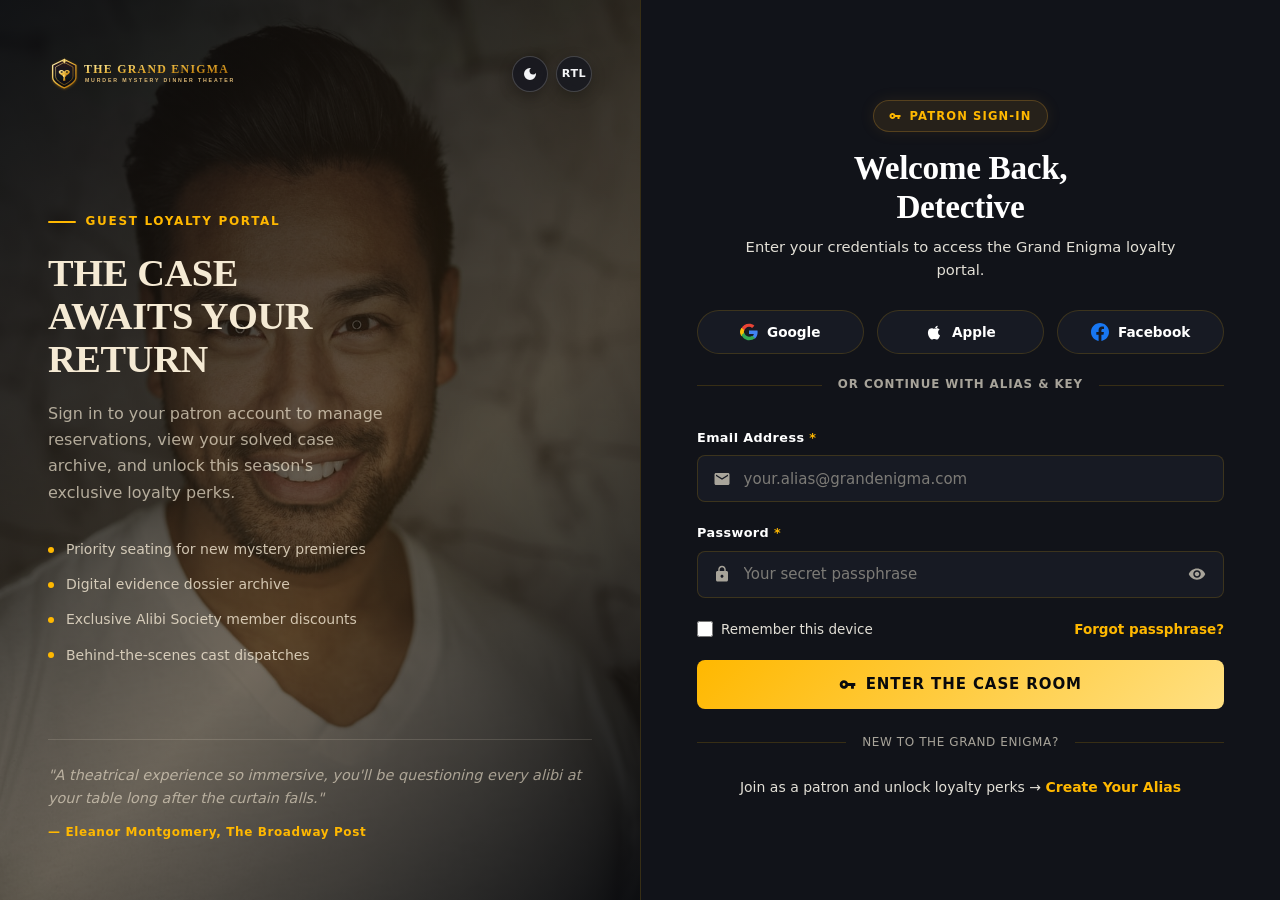
<file: login.html>
<!DOCTYPE html>
<html lang="en" data-theme="dark" dir="ltr">
<head>
  <meta charset="UTF-8">
  <meta name="viewport" content="width=device-width, initial-scale=1.0">
  <meta http-equiv="X-UA-Compatible" content="ie=edge">
  <title>Guest Loyalty Login | The Grand Enigma Murder Mystery Dinner Theater</title>
  <meta name="description" content="Access your Guest Loyalty Portal to manage reservations, track dining history, and unlock exclusive murder mystery season offers at The Grand Enigma.">
  <meta name="keywords" content="murder mystery dinner login, guest portal, loyalty program, reservation management, The Grand Enigma">
  <meta property="og:title" content="Guest Loyalty Login | The Grand Enigma">
  <meta property="og:description" content="Sign in to your Grand Enigma patron account to manage bookings, view case history, and access exclusive loyalty perks.">
  <meta property="og:type" content="website">
  <link rel="icon" type="image/svg+xml" href="assets/images/branding/logo-emblem.svg">
  <link rel="stylesheet" href="assets/css/style.css?v=3.5">
  <link rel="stylesheet" href="assets/css/responsive.css?v=2.1">
  <style>
    /* =============================================
       AUTH PAGE — SPLIT SCREEN LOGIN
       Noir Cinematic Layout — Left: Visual / Right: Form
    ============================================= */
    *, *::before, *::after { box-sizing: border-box; }

    body.auth-body {
      min-height: 100vh;
      display: flex;
      flex-direction: column;
      background: var(--bg-base);
      overflow-x: hidden;
    }

    .auth-wrap {
      flex: 1;
      display: grid;
      grid-template-columns: 1fr 1fr;
      min-height: 100vh;
    }

    /* ——— Left Panel: Cinematic Visual ——— */
    .auth-visual {
      position: relative;
      overflow: hidden;
      min-height: 100%;
    }

    .auth-visual-img {
      position: absolute;
      inset: 0;
      width: 100%;
      height: 100%;
      object-fit: cover;
      object-position: center top;
      filter: brightness(0.45) saturate(0.6);
    }

    .auth-visual-overlay {
      position: absolute;
      inset: 0;
      background: linear-gradient(
        135deg,
        rgba(8, 9, 12, 0.72) 0%,
        rgba(139, 90, 20, 0.18) 60%,
        rgba(8, 9, 12, 0.85) 100%
      );
    }

    .auth-visual-content {
      position: relative;
      z-index: 2;
      padding: 3.5rem 3rem;
      height: 100%;
      display: flex;
      flex-direction: column;
      justify-content: space-between;
    }

    .auth-visual-brand {
      display: flex;
      align-items: center;
      gap: 0.85rem;
      text-decoration: none;
    }

    .auth-visual-brand img {
      height: 42px;
      width: auto;
    }

    .auth-visual-headline {
      flex: 1;
      display: flex;
      flex-direction: column;
      justify-content: center;
      padding: 3rem 0 2rem;
    }

    .auth-eyebrow {
      font-size: 0.75rem;
      font-weight: 700;
      letter-spacing: 0.14em;
      text-transform: uppercase;
      color: var(--accent-gold);
      margin-bottom: 1.25rem;
      display: flex;
      align-items: center;
      gap: 0.6rem;
    }

    .auth-eyebrow::before {
      content: '';
      display: block;
      width: 28px;
      height: 2px;
      background: var(--accent-gold);
      border-radius: 2px;
    }

    .auth-visual-title {
      font-size: clamp(1.85rem, 3vw, 2.85rem);
      font-weight: 800;
      line-height: 1.12;
      letter-spacing: -0.01em;
      color: #f5ead4;
      margin-bottom: 1.25rem;
      text-transform: uppercase;
    }

    .auth-visual-sub {
      font-size: 1rem;
      color: rgba(245, 234, 212, 0.68);
      line-height: 1.65;
      max-width: 340px;
    }

    .auth-visual-perks {
      display: flex;
      flex-direction: column;
      gap: 0.75rem;
      margin-top: 2rem;
    }

    .auth-perk-row {
      display: flex;
      align-items: center;
      gap: 0.75rem;
      font-size: 0.875rem;
      color: rgba(245, 234, 212, 0.8);
    }

    .auth-perk-dot {
      width: 6px;
      height: 6px;
      border-radius: 50%;
      background: var(--accent-gold);
      flex-shrink: 0;
    }

    .auth-visual-quote {
      border-top: 1px solid rgba(245, 234, 212, 0.15);
      padding-top: 1.5rem;
    }

    .auth-quote-text {
      font-size: 0.9rem;
      color: rgba(245, 234, 212, 0.6);
      font-style: italic;
      line-height: 1.6;
      margin-bottom: 0.5rem;
    }

    .auth-quote-attr {
      font-size: 0.75rem;
      color: var(--accent-gold);
      font-weight: 600;
      letter-spacing: 0.05em;
    }

    /* ——— Right Panel: Form ——— */
    .auth-form-panel {
      display: flex;
      flex-direction: column;
      justify-content: center;
      padding: 3.5rem 3.5rem 3.5rem 3.5rem;
      background: var(--bg-surface);
      border-left: 1px solid var(--border-subtle);
      overflow-y: auto;
    }

    .auth-form-header {
      margin-bottom: 1.75rem;
      text-align: center;
      display: flex;
      flex-direction: column;
      align-items: center;
      justify-content: center;
    }

    .auth-form-badge {
      display: inline-flex;
      align-items: center;
      gap: 0.5rem;
      background: rgba(196, 141, 40, 0.12);
      border: 1px solid rgba(196, 141, 40, 0.3);
      color: var(--accent-gold);
      font-size: 0.72rem;
      font-weight: 700;
      letter-spacing: 0.1em;
      text-transform: uppercase;
      padding: 0.32rem 0.95rem;
      border-radius: 30px;
      margin: 0 auto 1.1rem;
      box-shadow: 0 0 15px rgba(196, 141, 40, 0.1);
    }

    .auth-form-badge svg {
      width: 12px;
      height: 12px;
      fill: currentColor;
    }

    .auth-form-title {
      font-size: clamp(1.6rem, 2.6vw, 2.15rem);
      font-weight: 800;
      color: var(--text-primary);
      letter-spacing: -0.01em;
      margin-bottom: 0.65rem;
      line-height: 1.15;
      text-align: center;
    }

    .auth-form-subtitle {
      font-size: 0.92rem;
      color: var(--text-secondary);
      line-height: 1.55;
      text-align: center;
      max-width: 440px;
      margin: 0 auto;
    }

    /* Social Authentication Icons & Buttons */
    .auth-social-wrap {
      margin-bottom: 1.5rem;
      width: 100%;
      text-align: center;
    }

    .auth-social-buttons {
      display: flex;
      gap: 0.85rem;
      justify-content: center;
      align-items: center;
      width: 100%;
    }

    .auth-social-btn {
      flex: 1;
      display: inline-flex;
      align-items: center;
      justify-content: center;
      gap: 0.55rem;
      padding: 0.75rem 0.95rem;
      border-radius: 30px;
      background: var(--bg-surface-alt);
      border: 1px solid var(--border-subtle);
      color: var(--text-primary);
      font-size: 0.85rem;
      font-weight: 600;
      cursor: pointer;
      transition: all var(--transition-fast, 0.2s);
      font-family: inherit;
    }

    .auth-social-btn:hover {
      background: rgba(196, 141, 40, 0.12);
      border-color: var(--accent-gold);
      transform: translateY(-2px);
      box-shadow: 0 4px 14px rgba(0, 0, 0, 0.2);
    }

    .auth-social-btn svg {
      width: 18px;
      height: 18px;
      flex-shrink: 0;
    }

    .auth-social-divider {
      display: flex;
      align-items: center;
      text-align: center;
      margin: 1.35rem 0 0.5rem;
    }

    .auth-social-divider::before,
    .auth-social-divider::after {
      content: '';
      flex: 1;
      border-bottom: 1px solid var(--border-subtle);
    }

    .auth-social-divider span {
      padding: 0 1rem;
      font-size: 0.74rem;
      text-transform: uppercase;
      letter-spacing: 0.08em;
      color: var(--text-muted);
      font-weight: 600;
    }

    [data-theme="light"] .auth-social-btn {
      background: #F8F9FA;
      border-color: rgba(0, 0, 0, 0.12);
      color: #1E293B;
    }

    [data-theme="light"] .auth-social-btn:hover {
      background: #FFFDF9;
      border-color: #B45309;
      color: #000000;
    }

    /* Form Fields */
    .auth-form {
      display: flex;
      flex-direction: column;
      gap: 1.25rem;
    }

    .auth-field-group {
      display: flex;
      flex-direction: column;
      gap: 0.45rem;
    }

    .auth-field-label {
      font-size: 0.8rem;
      font-weight: 600;
      color: var(--text-primary);
      letter-spacing: 0.03em;
    }

    .auth-field-label span {
      color: var(--accent-gold);
    }

    .auth-input-wrap {
      position: relative;
    }

    .auth-input-icon {
      position: absolute;
      left: 1rem;
      top: 50%;
      transform: translateY(-50%);
      width: 18px;
      height: 18px;
      fill: var(--text-muted);
      pointer-events: none;
      transition: fill 0.2s;
    }

    .auth-input {
      width: 100%;
      padding: 0.85rem 1rem 0.85rem 2.85rem;
      background: var(--bg-surface-alt);
      border: 1.5px solid var(--border-subtle);
      border-radius: var(--border-radius-md);
      color: var(--text-primary);
      font-size: 0.9375rem;
      font-family: inherit;
      transition: border-color 0.2s, box-shadow 0.2s, background 0.2s;
      outline: none;
    }

    .auth-input::placeholder {
      color: var(--text-muted);
      opacity: 0.7;
    }

    .auth-input:focus {
      border-color: var(--accent-gold);
      box-shadow: 0 0 0 3px rgba(196, 141, 40, 0.14);
      background: var(--bg-surface-elevated);
    }

    .auth-input:focus ~ .auth-input-icon,
    .auth-input-wrap:focus-within .auth-input-icon {
      fill: var(--accent-gold);
    }

    /* Password toggle */
    .auth-pw-toggle {
      position: absolute;
      right: 0.9rem;
      top: 50%;
      transform: translateY(-50%);
      background: none;
      border: none;
      cursor: pointer;
      padding: 4px;
      color: var(--text-muted);
      display: flex;
      align-items: center;
      transition: color 0.2s;
    }

    .auth-pw-toggle:hover { color: var(--accent-gold); }
    .auth-pw-toggle svg { width: 18px; height: 18px; fill: currentColor; }

    /* Row: Remember + Forgot */
    .auth-form-meta {
      display: flex;
      justify-content: space-between;
      align-items: center;
      gap: 1rem;
      flex-wrap: wrap;
    }

    .auth-remember {
      display: flex;
      align-items: center;
      gap: 0.5rem;
      cursor: pointer;
      font-size: 0.845rem;
      color: var(--text-secondary);
      user-select: none;
    }

    .auth-remember input[type="checkbox"] {
      width: 16px;
      height: 16px;
      accent-color: var(--accent-gold);
      cursor: pointer;
    }

    .auth-forgot {
      font-size: 0.845rem;
      color: var(--accent-gold);
      text-decoration: none;
      font-weight: 600;
      transition: opacity 0.2s;
    }

    .auth-forgot:hover { opacity: 0.75; }

    /* Submit Button */
    .auth-submit-btn {
      width: 100%;
      padding: 0.95rem 1.5rem;
      background: linear-gradient(135deg, var(--color-gold-main) 0%, var(--color-gold-bright) 100%);
      color: #08090C;
      font-size: 0.9375rem;
      font-weight: 700;
      letter-spacing: 0.06em;
      text-transform: uppercase;
      border: none;
      border-radius: var(--border-radius-md);
      cursor: pointer;
      display: flex;
      align-items: center;
      justify-content: center;
      gap: 0.6rem;
      transition: all 0.25s;
      position: relative;
      overflow: hidden;
    }

    .auth-submit-btn::before {
      content: '';
      position: absolute;
      inset: 0;
      background: rgba(255,255,255,0);
      transition: background 0.2s;
    }

    .auth-submit-btn:hover {
      transform: translateY(-2px);
      box-shadow: 0 8px 24px rgba(196, 141, 40, 0.4);
    }

    .auth-submit-btn:hover::before {
      background: rgba(255,255,255,0.08);
    }

    .auth-submit-btn svg { width: 17px; height: 17px; fill: currentColor; }

    /* Divider */
    .auth-divider {
      display: flex;
      align-items: center;
      gap: 1rem;
      margin: 0.25rem 0;
    }

    .auth-divider::before,
    .auth-divider::after {
      content: '';
      flex: 1;
      height: 1px;
      background: var(--border-subtle);
    }

    .auth-divider span {
      font-size: 0.75rem;
      color: var(--text-muted);
      white-space: nowrap;
      letter-spacing: 0.05em;
      text-transform: uppercase;
    }

    /* Register link */
    .auth-switch {
      text-align: center;
      font-size: 0.875rem;
      color: var(--text-secondary);
    }

    .auth-switch a {
      color: var(--accent-gold);
      font-weight: 700;
      text-decoration: none;
      transition: opacity 0.2s;
    }

    .auth-switch a:hover { opacity: 0.75; }

    /* Validation states */
    .auth-input.is-error { border-color: #e55; }
    .auth-field-error {
      font-size: 0.775rem;
      color: #e55;
      display: none;
    }
    .auth-field-group.has-error .auth-field-error { display: block; }
    .auth-field-group.has-error .auth-input { border-color: #e55; }

    .auth-field-group.is-valid .auth-input { border-color: #4caf85; }

    /* Auth page footer */
    .auth-page-footer {
      padding: 1.25rem 2rem;
      background: var(--bg-surface);
      border-top: 1px solid var(--border-subtle);
      text-align: center;
    }

    .auth-page-footer p {
      font-size: 0.775rem;
      color: var(--text-muted);
    }

    .auth-page-footer a {
      color: var(--accent-gold);
      text-decoration: none;
    }

    .auth-visual-top-bar {
      display: flex;
      align-items: center;
      justify-content: space-between;
      width: 100%;
      gap: 1rem;
      margin-bottom: 2rem;
      position: relative;
      z-index: 10;
    }

    .auth-visual-brand {
      display: inline-flex;
      align-items: center;
      flex: 1;
      max-width: calc(100% - 90px);
      text-decoration: none;
    }

    .auth-visual-brand img {
      height: 36px;
      width: auto;
      max-width: 100%;
      object-fit: contain;
    }

    .auth-actions-group {
      display: flex;
      align-items: center;
      gap: 0.5rem;
      flex-shrink: 0;
    }

    .auth-ctrl-btn {
      width: 36px;
      height: 36px;
      border-radius: var(--border-radius-full);
      background: rgba(22, 24, 32, 0.82);
      border: 1px solid rgba(255, 255, 255, 0.18);
      display: flex;
      align-items: center;
      justify-content: center;
      color: #F3F4F6;
      cursor: pointer;
      backdrop-filter: blur(14px);
      -webkit-backdrop-filter: blur(14px);
      box-shadow: 0 4px 14px rgba(0, 0, 0, 0.25);
      transition: all var(--transition-base);
    }

    .auth-ctrl-btn:hover {
      border-color: var(--accent-gold);
      color: var(--accent-gold);
      background: rgba(30, 34, 46, 0.95);
      transform: translateY(-1px);
    }

    .auth-ctrl-btn svg {
      width: 16px;
      height: 16px;
      fill: currentColor;
    }

    .auth-ctrl-btn .rtl-toggle-text {
      font-size: 0.7rem;
      font-weight: 700;
      letter-spacing: 0.05em;
      color: inherit;
    }

    [data-theme="light"] .auth-ctrl-btn {
      background: rgba(255, 255, 255, 0.92);
      border-color: rgba(0, 0, 0, 0.12);
      color: #1E293B;
      box-shadow: 0 4px 14px rgba(0, 0, 0, 0.08);
    }

    [data-theme="light"] .auth-ctrl-btn:hover {
      border-color: #B45309;
      color: #B45309;
      background: #FFFFFF;
    }

    /* ——— Responsive ——— */
    @media (max-width: 900px) {
      .auth-wrap {
        grid-template-columns: 1fr;
        min-height: auto;
      }

      .auth-visual {
        min-height: 300px;
        max-height: 340px;
      }

      .auth-visual-content {
        padding: 2rem 1.75rem;
      }

      .auth-visual-headline {
        padding: 1.5rem 0 1rem;
      }

      .auth-visual-quote { display: none; }

      .auth-form-panel {
        padding: 2.5rem 1.75rem;
        border-left: none;
        border-top: 1px solid var(--border-subtle);
      }
    }

    @media (max-width: 480px) {
      .auth-visual { min-height: 240px; max-height: 280px; }
      .auth-visual-content { padding: 1.5rem 1.25rem; }
      .auth-form-panel { padding: 1.75rem 1rem; }
      .auth-form-meta { flex-direction: column; align-items: flex-start; gap: 0.5rem; }
      .auth-submit-btn { padding: 0.85rem 1rem; font-size: 0.875rem; }
    }

    @media (max-width: 320px) {
      .auth-form-panel { padding: 1.25rem 0.65rem; }
      .auth-input { padding-left: 2.2rem; font-size: 0.82rem; }
      .auth-form-title { font-size: 1.35rem; }
    }
  </style>
</head>
<body class="auth-body">

  <!-- =========================================================================
       Page Preloader (Modern Luxury Mystery Loader)
       ========================================================================= -->
  <div id="pageLoader" class="page-loader" aria-hidden="true">
    <div class="page-loader-inner">
      <div class="loader-emblem-wrap">
        <div class="loader-pulse-ring"></div>
        <div class="loader-compass-ring"></div>
        <div class="loader-emblem">
          <svg viewBox="0 0 64 64" fill="none" class="loader-svg" xmlns="http://www.w3.org/2000/svg">
            <circle cx="32" cy="32" r="28" stroke="url(#loaderGoldGradLogin)" stroke-width="2" stroke-dasharray="4 3" class="loader-orbit"/>
            <polygon points="32,8 39,25 56,32 39,39 32,56 25,39 8,32 25,25" fill="url(#loaderGoldGradLogin)" opacity="0.9"/>
            <circle cx="32" cy="32" r="5" fill="#0D0A07" stroke="#C48D28" stroke-width="2"/>
            <defs>
              <linearGradient id="loaderGoldGradLogin" x1="0%" y1="0%" x2="100%" y2="100%">
                <stop offset="0%" stop-color="#F3D17A"/>
                <stop offset="50%" stop-color="#C48D28"/>
                <stop offset="100%" stop-color="#8E6316"/>
              </linearGradient>
            </defs>
          </svg>
        </div>
      </div>
      <div class="loader-brand-title">THE GRAND ENIGMA</div>
      <div class="loader-status-text">Accessing Patron Records…</div>
      <div class="loader-bar-wrap">
        <div class="loader-bar-fill"></div>
      </div>
    </div>
  </div>

  <main id="mainContent">
    <div class="auth-wrap">

      <!-- LEFT: Cinematic Visual Panel -->
      <div class="auth-visual" aria-hidden="true">
        <img src="assets/images/experience/auth-detective.jpg" alt="Grand Enigma detective atmosphere" class="auth-visual-img" loading="eager">
        <div class="auth-visual-overlay"></div>
        <div class="auth-visual-content">
          <!-- Unified Top Bar: Brand + Theme & RTL Controls -->
          <div class="auth-visual-top-bar">
            <a href="index.html" class="auth-visual-brand" aria-label="The Grand Enigma Home">
              <img src="assets/images/branding/logo.svg" alt="The Grand Enigma">
            </a>
            <div class="auth-actions-group">
              <button type="button" class="toggle-btn theme-toggle-btn auth-ctrl-btn" aria-label="Toggle Color Theme" title="Toggle Light / Dark Mode">
                <svg viewBox="0 0 24 24" aria-hidden="true"><path d="M12 3a9 9 0 1 0 9 9c0-.46-.04-.92-.1-1.36a5.389 5.389 0 0 1-4.4 2.26 5.403 5.403 0 0 1-3.14-9.8c-.44-.06-.9-.1-1.36-.1z"/></svg>
              </button>
              <button type="button" class="toggle-btn rtl-toggle-btn auth-ctrl-btn" aria-label="Toggle Layout Direction" title="Toggle RTL / LTR">
                <span class="rtl-toggle-text">RTL</span>
              </button>
            </div>
          </div>

          <!-- Headline -->
          <div class="auth-visual-headline">
            <p class="auth-eyebrow">Guest Loyalty Portal</p>
            <h1 class="auth-visual-title">The Case<br>Awaits Your<br>Return</h1>
            <p class="auth-visual-sub">
              Sign in to your patron account to manage reservations, view your solved case archive, and unlock this season's exclusive loyalty perks.
            </p>
            <div class="auth-visual-perks">
              <div class="auth-perk-row">
                <span class="auth-perk-dot"></span>
                <span>Priority seating for new mystery premieres</span>
              </div>
              <div class="auth-perk-row">
                <span class="auth-perk-dot"></span>
                <span>Digital evidence dossier archive</span>
              </div>
              <div class="auth-perk-row">
                <span class="auth-perk-dot"></span>
                <span>Exclusive Alibi Society member discounts</span>
              </div>
              <div class="auth-perk-row">
                <span class="auth-perk-dot"></span>
                <span>Behind-the-scenes cast dispatches</span>
              </div>
            </div>
          </div>

          <!-- Quote -->
          <div class="auth-visual-quote">
            <p class="auth-quote-text">"A theatrical experience so immersive, you'll be questioning every alibi at your table long after the curtain falls."</p>
            <span class="auth-quote-attr">— Eleanor Montgomery, The Broadway Post</span>
          </div>
        </div>
      </div>

      <!-- RIGHT: Login Form -->
      <div class="auth-form-panel">
        <div class="auth-form-header">
          <span class="auth-form-badge">
            <svg viewBox="0 0 24 24"><path d="M12.65 10C11.83 7.67 9.61 6 7 6c-3.31 0-6 2.69-6 6s2.69 6 6 6c2.61 0 4.83-1.67 5.65-4H17v4h4v-4h2v-4H12.65zM7 14c-1.1 0-2-.9-2-2s.9-2 2-2 2 .9 2 2-.9 2-2 2z"/></svg>
            Patron Sign-In
          </span>
          <h2 class="auth-form-title">Welcome Back,<br>Detective</h2>
          <p class="auth-form-subtitle">Enter your credentials to access the Grand Enigma loyalty portal.</p>
        </div>

        <!-- Social Authentication Options (Centered) -->
        <div class="auth-social-wrap">
          <div class="auth-social-buttons">
            <button type="button" class="auth-social-btn" aria-label="Sign in with Google" title="Continue with Google" onclick="window.showToast ? window.showToast('Connecting to Google Patron Account...','info') : alert('Connecting to Google...');">
              <svg viewBox="0 0 24 24" aria-hidden="true">
                <path fill="#EA4335" d="M12 5c1.6 0 3 .6 4.1 1.7l3.1-3.1C17.3 1.8 14.8 1 12 1 7.5 1 3.7 3.6 1.9 7.3l3.7 2.9C6.5 7.4 9 5 12 5z"/>
                <path fill="#4285F4" d="M23.5 12.3c0-.8-.1-1.6-.2-2.3H12v4.5h6.5c-.3 1.5-1.1 2.8-2.4 3.7l3.7 2.9c2.2-2 3.7-5 3.7-8.8z"/>
                <path fill="#FBBC05" d="M5.6 14.8c-.2-.7-.4-1.5-.4-2.8 0-1.3.2-2.1.4-2.8L1.9 6.3C.7 8.7 0 10.3 0 12s.7 3.3 1.9 5.7l3.7-2.9z"/>
                <path fill="#34A853" d="M12 23c3.2 0 6-1.1 8-3l-3.7-2.9c-1.1.7-2.5 1.2-4.3 1.2-3 0-5.5-2.4-6.4-5.2L1.9 16C3.7 19.7 7.5 23 12 23z"/>
              </svg>
              <span>Google</span>
            </button>
            <button type="button" class="auth-social-btn" aria-label="Sign in with Apple" title="Continue with Apple" onclick="window.showToast ? window.showToast('Connecting to Apple ID...','info') : alert('Connecting to Apple ID...');">
              <svg viewBox="0 0 24 24" fill="currentColor" aria-hidden="true">
                <path d="M18.71 19.5c-.83 1.24-1.71 2.45-3.05 2.47-1.34.03-1.77-.79-3.29-.79-1.53 0-2 .77-3.27.82-1.31.05-2.3-1.32-3.14-2.53C4.25 17 2.94 12.45 4.7 9.39c.87-1.52 2.43-2.48 4.12-2.51 1.28-.02 2.5.87 3.29.87.78 0 2.26-1.07 3.81-.91.65.03 2.47.26 3.64 1.98-.09.06-2.17 1.28-2.15 3.81.03 3.02 2.65 4.03 2.68 4.04-.03.07-.42 1.44-1.38 2.83M15.97 6.42c.62-.75 1.04-1.8 0.92-2.85-.9.04-2 .6-2.65 1.35-.57.66-1.06 1.73-.93 2.76 1.01.08 2.04-.51 2.66-1.26z"/>
              </svg>
              <span>Apple</span>
            </button>
            <button type="button" class="auth-social-btn" aria-label="Sign in with Facebook" title="Continue with Facebook" onclick="window.showToast ? window.showToast('Connecting to Facebook...','info') : alert('Connecting to Facebook...');">
              <svg viewBox="0 0 24 24" fill="#1877F2" aria-hidden="true">
                <path d="M24 12.073c0-6.627-5.373-12-12-12s-12 5.373-12 12c0 5.99 4.388 10.954 10.125 11.854v-8.385H7.078v-3.47h3.047V9.43c0-3.007 1.792-4.669 4.533-4.669 1.312 0 2.686.235 2.686.235v2.953H15.83c-1.491 0-1.956.925-1.956 1.874v2.25h3.328l-.532 3.47h-2.796v8.385C19.612 23.027 24 18.062 24 12.073z"/>
              </svg>
              <span>Facebook</span>
            </button>
          </div>
          <div class="auth-social-divider">
            <span>Or continue with alias &amp; key</span>
          </div>
        </div>

        <form class="auth-form" id="loginForm" novalidate aria-label="Guest Login Form">

          <!-- Email -->
          <div class="auth-field-group" id="emailGroup">
            <label class="auth-field-label" for="loginEmail">
              Email Address <span>*</span>
            </label>
            <div class="auth-input-wrap">
              <svg class="auth-input-icon" viewBox="0 0 24 24" aria-hidden="true">
                <path d="M20 4H4c-1.1 0-2 .9-2 2v12c0 1.1.9 2 2 2h16c1.1 0 2-.9 2-2V6c0-1.1-.9-2-2-2zm0 4l-8 5-8-5V6l8 5 8-5v2z"/>
              </svg>
              <input
                type="email"
                id="loginEmail"
                name="email"
                class="auth-input"
                placeholder="your.alias@grandenigma.com"
                autocomplete="email"
                required
                aria-describedby="emailError"
              >
            </div>
            <span class="auth-field-error" id="emailError" role="alert">Please enter a valid email address.</span>
          </div>

          <!-- Password -->
          <div class="auth-field-group" id="passwordGroup">
            <label class="auth-field-label" for="loginPassword">
              Password <span>*</span>
            </label>
            <div class="auth-input-wrap">
              <svg class="auth-input-icon" viewBox="0 0 24 24" aria-hidden="true">
                <path d="M18 8h-1V6c0-2.76-2.24-5-5-5S7 3.24 7 6v2H6c-1.1 0-2 .9-2 2v10c0 1.1.9 2 2 2h12c1.1 0 2-.9 2-2V10c0-1.1-.9-2-2-2zm-6 9c-1.1 0-2-.9-2-2s.9-2 2-2 2 .9 2 2-.9 2-2 2zm3.1-9H8.9V6c0-1.71 1.39-3.1 3.1-3.1s3.1 1.39 3.1 3.1v2z"/>
              </svg>
              <input
                type="password"
                id="loginPassword"
                name="password"
                class="auth-input"
                placeholder="Your secret passphrase"
                autocomplete="current-password"
                required
                aria-describedby="passwordError"
              >
              <button type="button" class="auth-pw-toggle" id="pwToggle" aria-label="Show or hide password">
                <svg id="pwEyeShow" viewBox="0 0 24 24"><path d="M12 4.5C7 4.5 2.73 7.61 1 12c1.73 4.39 6 7.5 11 7.5s9.27-3.11 11-7.5c-1.73-4.39-6-7.5-11-7.5zM12 17c-2.76 0-5-2.24-5-5s2.24-5 5-5 5 2.24 5 5-2.24 5-5 5zm0-8c-1.66 0-3 1.34-3 3s1.34 3 3 3 3-1.34 3-3-1.34-3-3-3z"/></svg>
                <svg id="pwEyeHide" viewBox="0 0 24 24" style="display:none"><path d="M12 7c2.76 0 5 2.24 5 5 0 .65-.13 1.26-.36 1.83l2.92 2.92c1.51-1.26 2.7-2.89 3.43-4.75-1.73-4.39-6-7.5-11-7.5-1.4 0-2.74.25-3.98.7l2.16 2.16C10.74 7.13 11.35 7 12 7zM2 4.27l2.28 2.28.46.46A11.804 11.804 0 001 12c1.73 4.39 6 7.5 11 7.5 1.55 0 3.03-.3 4.38-.84l.42.42L19.73 22 21 20.73 3.27 3 2 4.27zM7.53 9.8l1.55 1.55c-.05.21-.08.43-.08.65 0 1.66 1.34 3 3 3 .22 0 .44-.03.65-.08l1.55 1.55c-.67.33-1.41.53-2.2.53-2.76 0-5-2.24-5-5 0-.79.2-1.53.53-2.2zm4.31-.78l3.15 3.15.02-.16c0-1.66-1.34-3-3-3l-.17.01z"/></svg>
              </button>
            </div>
            <span class="auth-field-error" id="passwordError" role="alert">Password must be at least 8 characters.</span>
          </div>

          <!-- Remember Me + Forgot Password -->
          <div class="auth-form-meta">
            <label class="auth-remember">
              <input type="checkbox" id="rememberMe" name="remember">
              Remember this device
            </label>
            <a href="#" class="auth-forgot">Forgot passphrase?</a>
          </div>

          <!-- Submit -->
          <button type="submit" class="auth-submit-btn" id="loginSubmit">
            <svg viewBox="0 0 24 24"><path d="M12.65 10C11.83 7.67 9.61 6 7 6c-3.31 0-6 2.69-6 6s2.69 6 6 6c2.61 0 4.83-1.67 5.65-4H17v4h4v-4h2v-4H12.65zM7 14c-1.1 0-2-.9-2-2s.9-2 2-2 2 .9 2 2-.9 2-2 2z"/></svg>
            Enter the Case Room
          </button>

          <!-- Divider -->
          <div class="auth-divider"><span>New to The Grand Enigma?</span></div>

          <!-- Switch to Register -->
          <p class="auth-switch">
            Join as a patron and unlock loyalty perks &rarr;
            <a href="register.html">Create Your Alias</a>
          </p>

        </form>
      </div>
    </div>
  </main>



  <script src="assets/js/main.js"></script>
  <script>
    // Password visibility toggle
    const pwToggle = document.getElementById('pwToggle');
    const pwInput = document.getElementById('loginPassword');
    const eyeShow = document.getElementById('pwEyeShow');
    const eyeHide = document.getElementById('pwEyeHide');

    if (pwToggle) {
      pwToggle.addEventListener('click', () => {
        const isPassword = pwInput.type === 'password';
        pwInput.type = isPassword ? 'text' : 'password';
        eyeShow.style.display = isPassword ? 'none' : 'block';
        eyeHide.style.display = isPassword ? 'block' : 'none';
        pwToggle.setAttribute('aria-label', isPassword ? 'Hide password' : 'Show password');
      });
    }

    // Form validation
    const loginForm = document.getElementById('loginForm');
    if (loginForm) {
      loginForm.addEventListener('submit', (e) => {
        e.preventDefault();
        let valid = true;

        const emailInput = document.getElementById('loginEmail');
        const emailGroup = document.getElementById('emailGroup');
        const emailRegex = /^[^\s@]+@[^\s@]+\.[^\s@]+$/;

        if (!emailRegex.test(emailInput.value.trim())) {
          emailGroup.classList.add('has-error');
          emailGroup.classList.remove('is-valid');
          valid = false;
        } else {
          emailGroup.classList.remove('has-error');
          emailGroup.classList.add('is-valid');
        }

        const pwInput = document.getElementById('loginPassword');
        const pwGroup = document.getElementById('passwordGroup');

        if (pwInput.value.trim().length < 8) {
          pwGroup.classList.add('has-error');
          pwGroup.classList.remove('is-valid');
          valid = false;
        } else {
          pwGroup.classList.remove('has-error');
          pwGroup.classList.add('is-valid');
        }

        if (valid) {
          const btn = document.getElementById('loginSubmit');
          btn.textContent = 'Entering the Case Room…';
          btn.disabled = true;
          setTimeout(() => { window.location.href = 'dashboard.html'; }, 1200);
        }
      });

      // Live validation on input
      ['loginEmail', 'loginPassword'].forEach(id => {
        const input = document.getElementById(id);
        if (input) {
          input.addEventListener('blur', () => {
            input.closest('.auth-field-group').classList.remove('has-error', 'is-valid');
          });
        }
      });
    }
  </script>
</body>
</html>
</file>
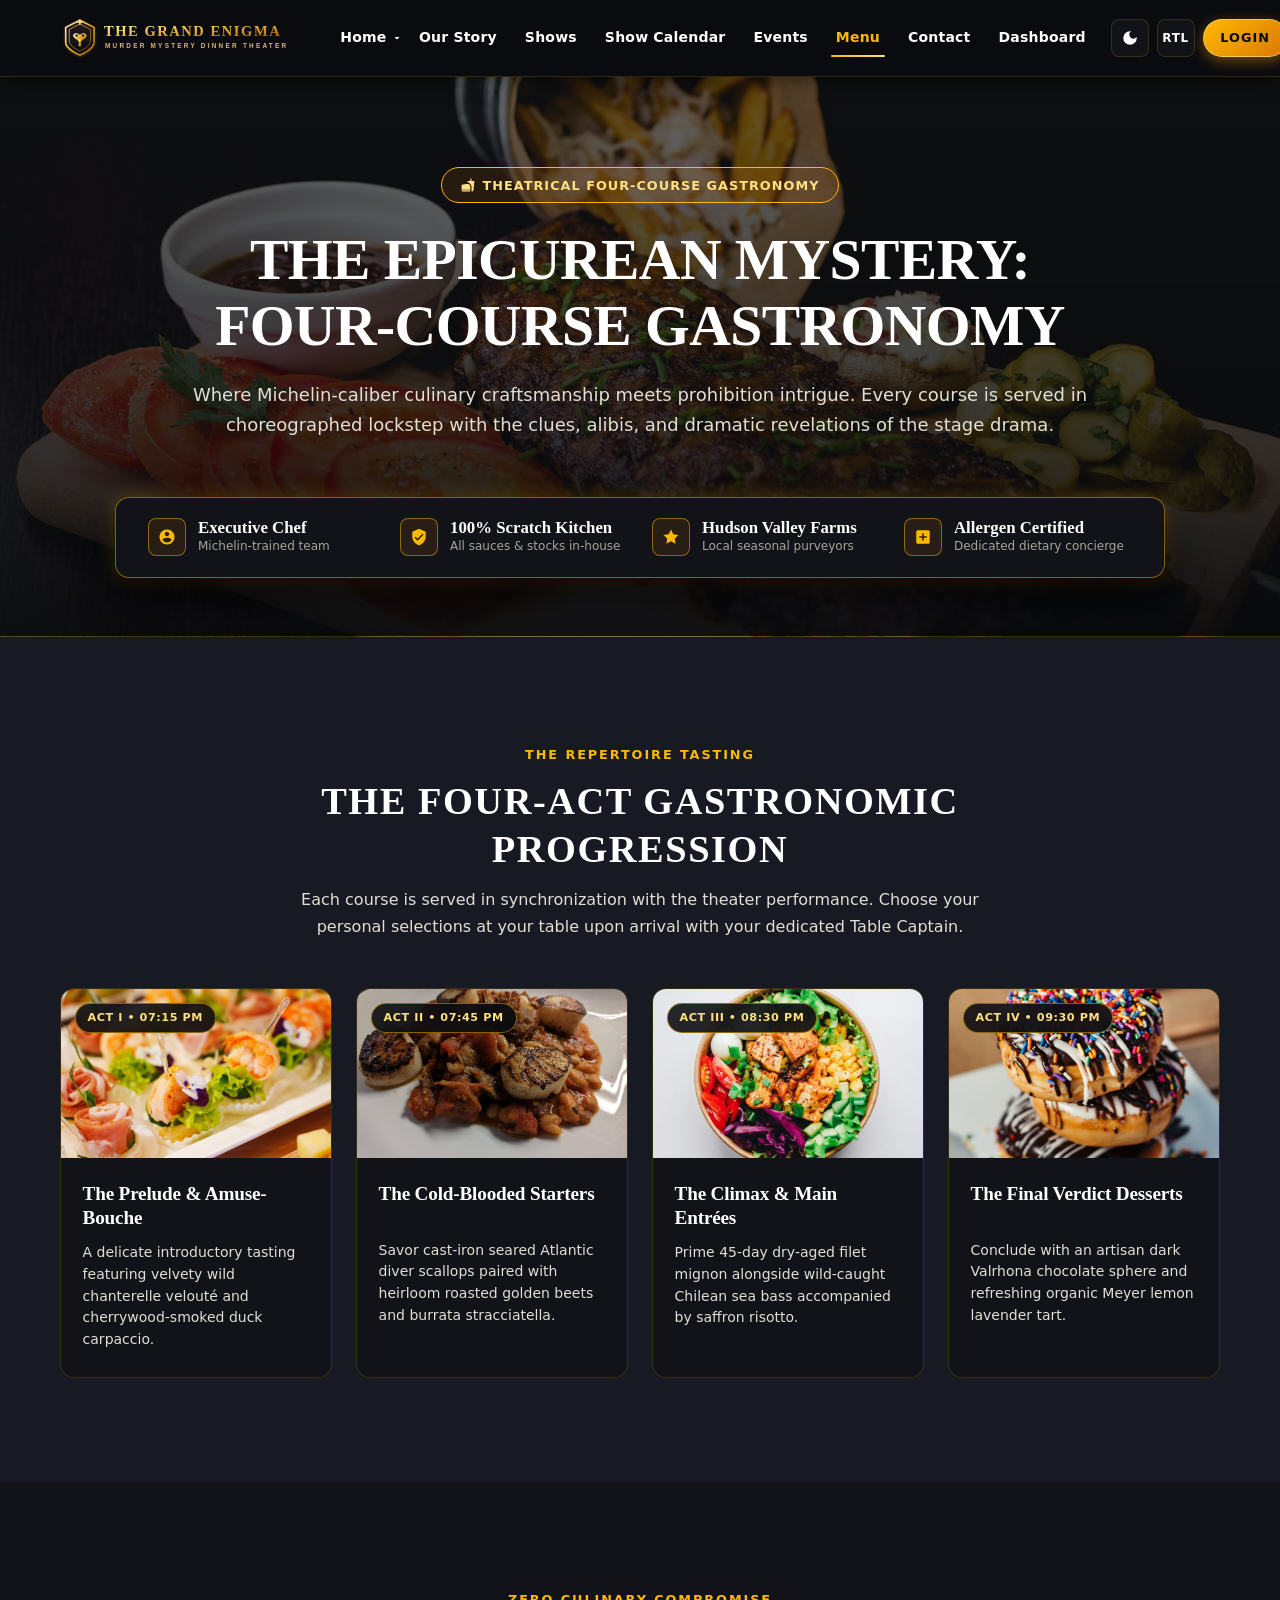
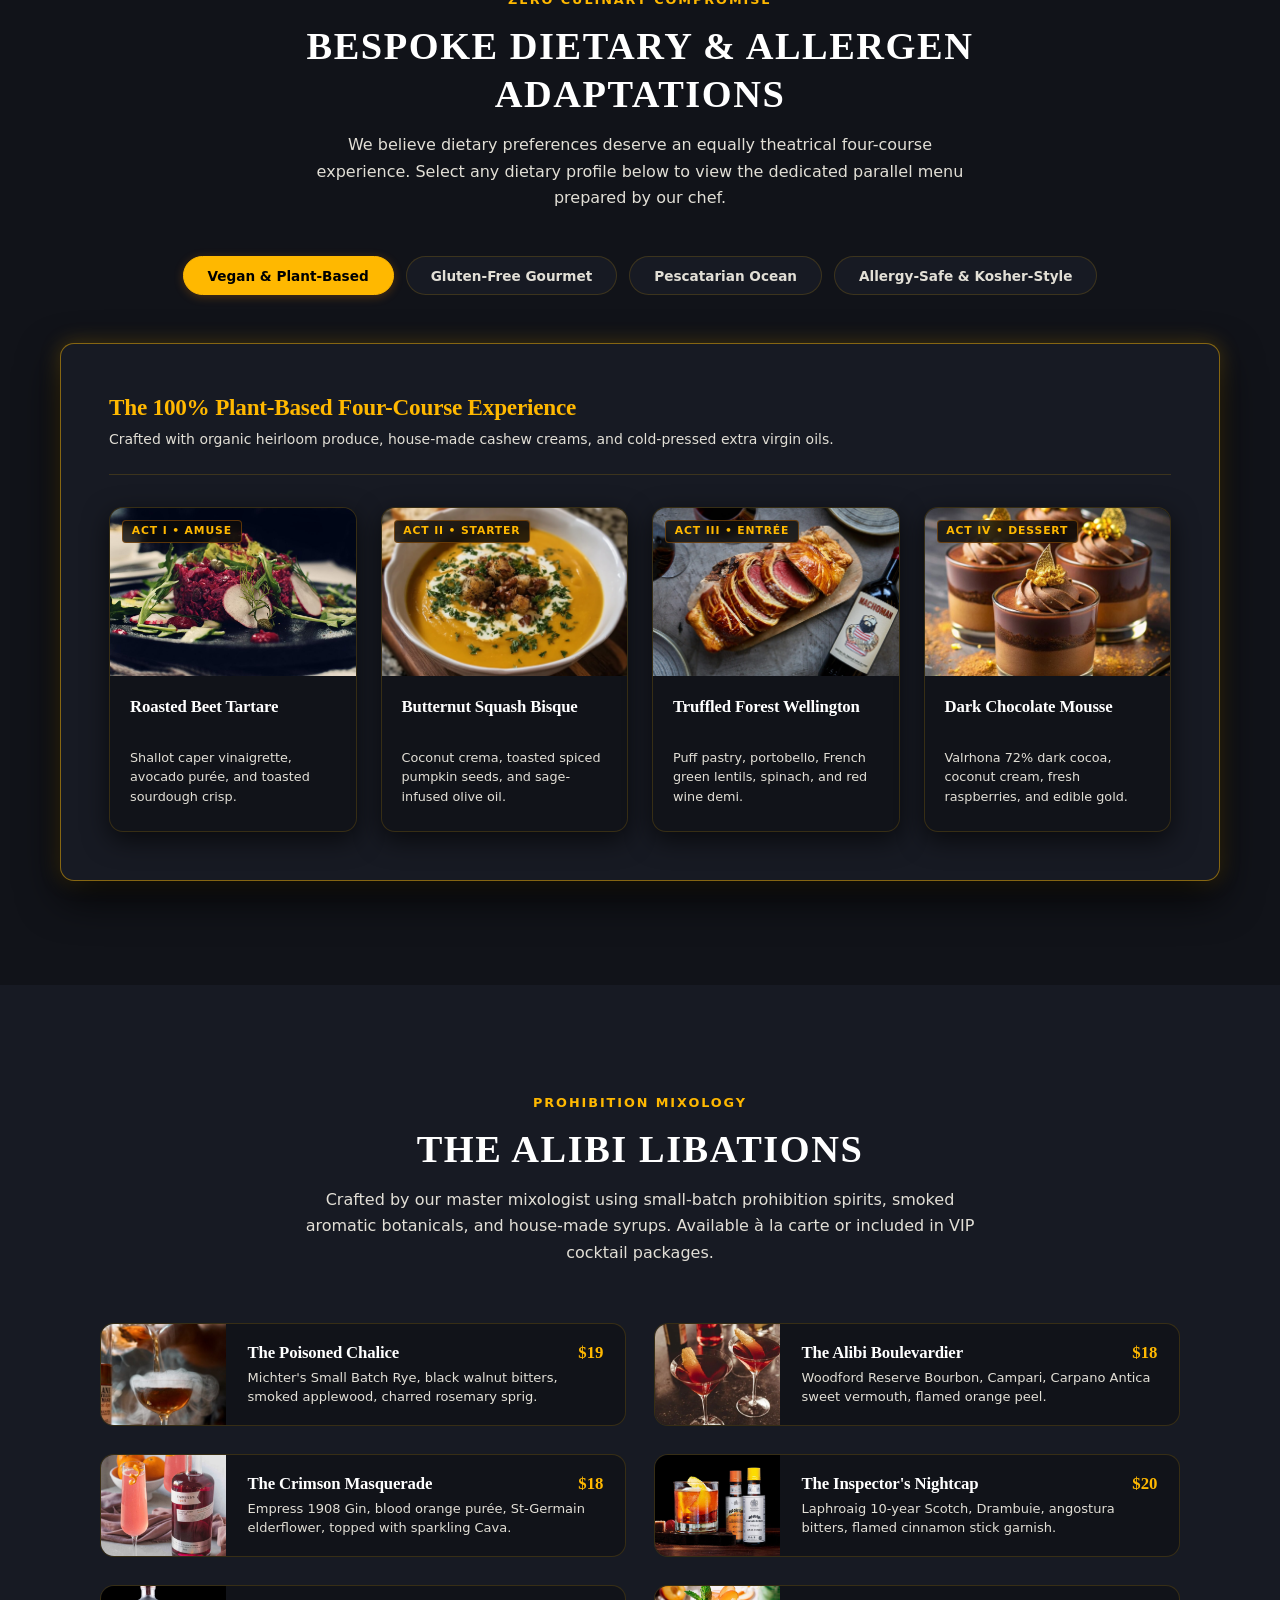
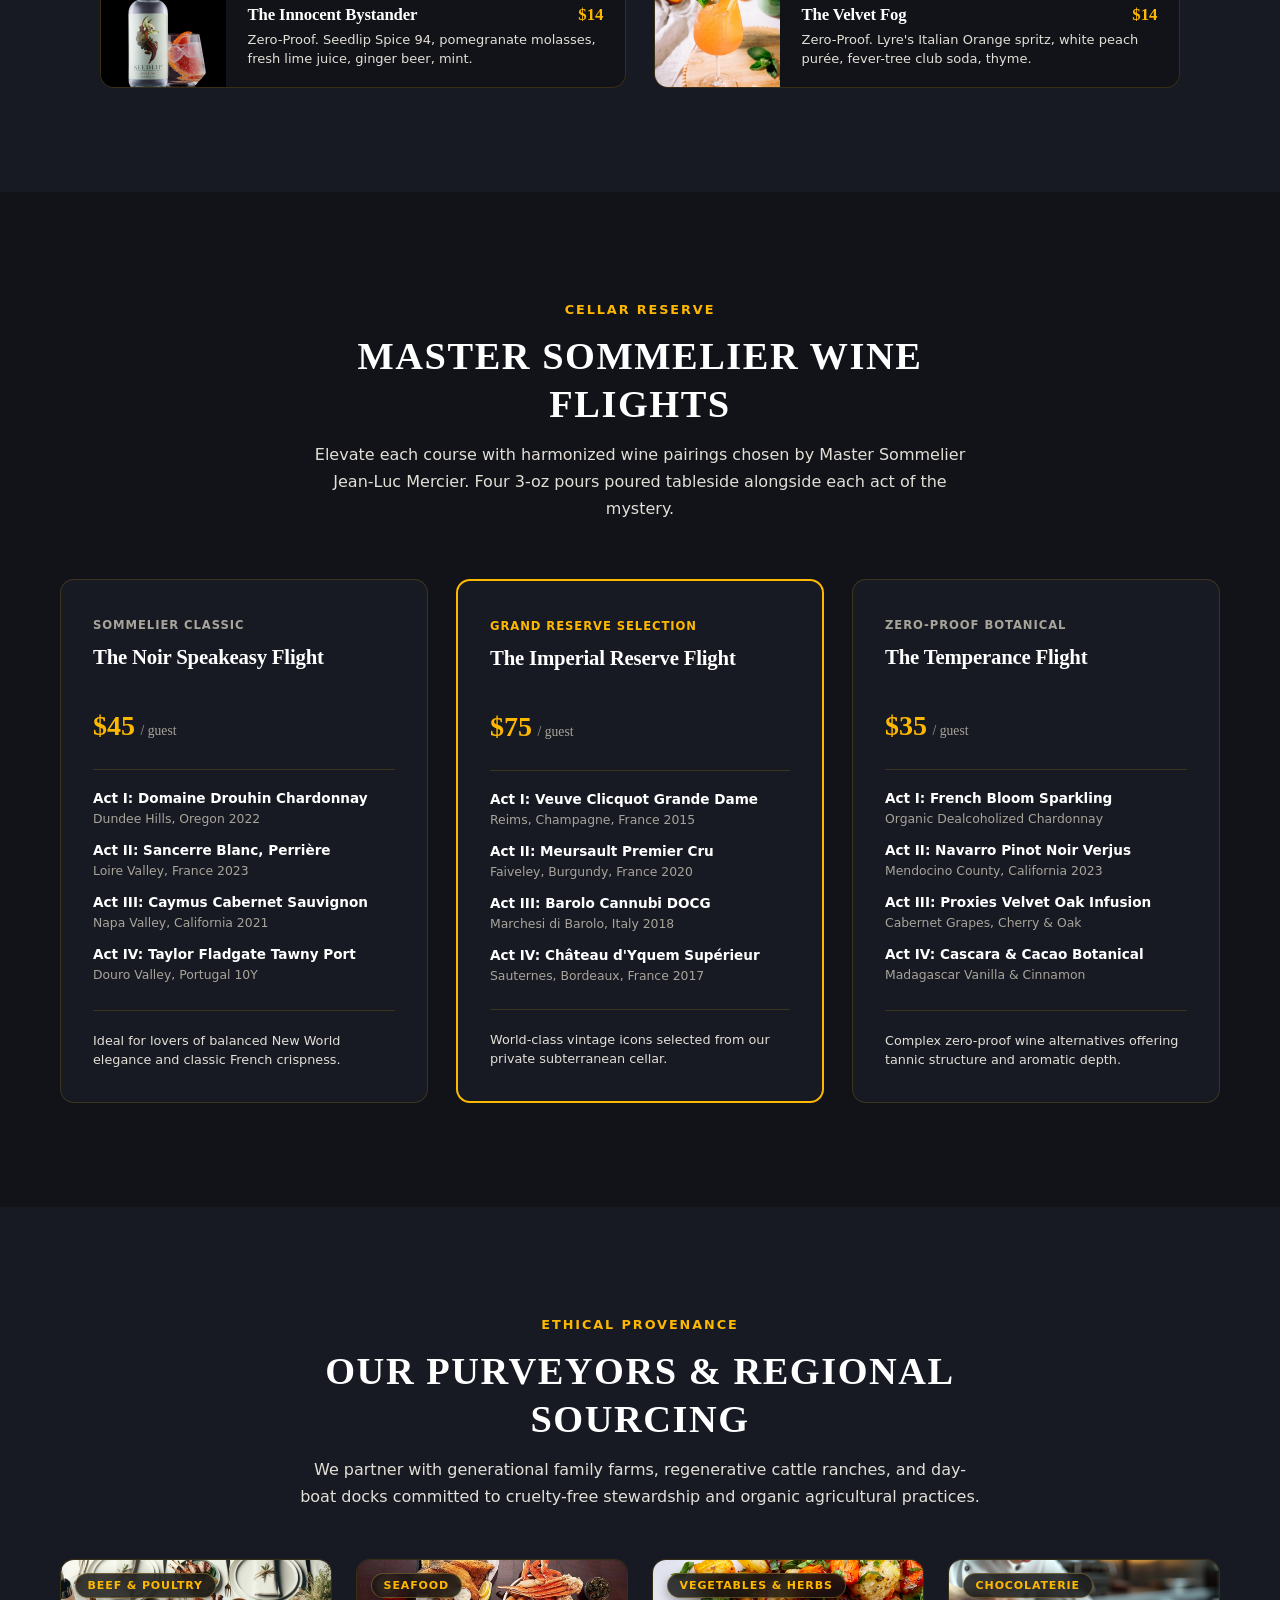
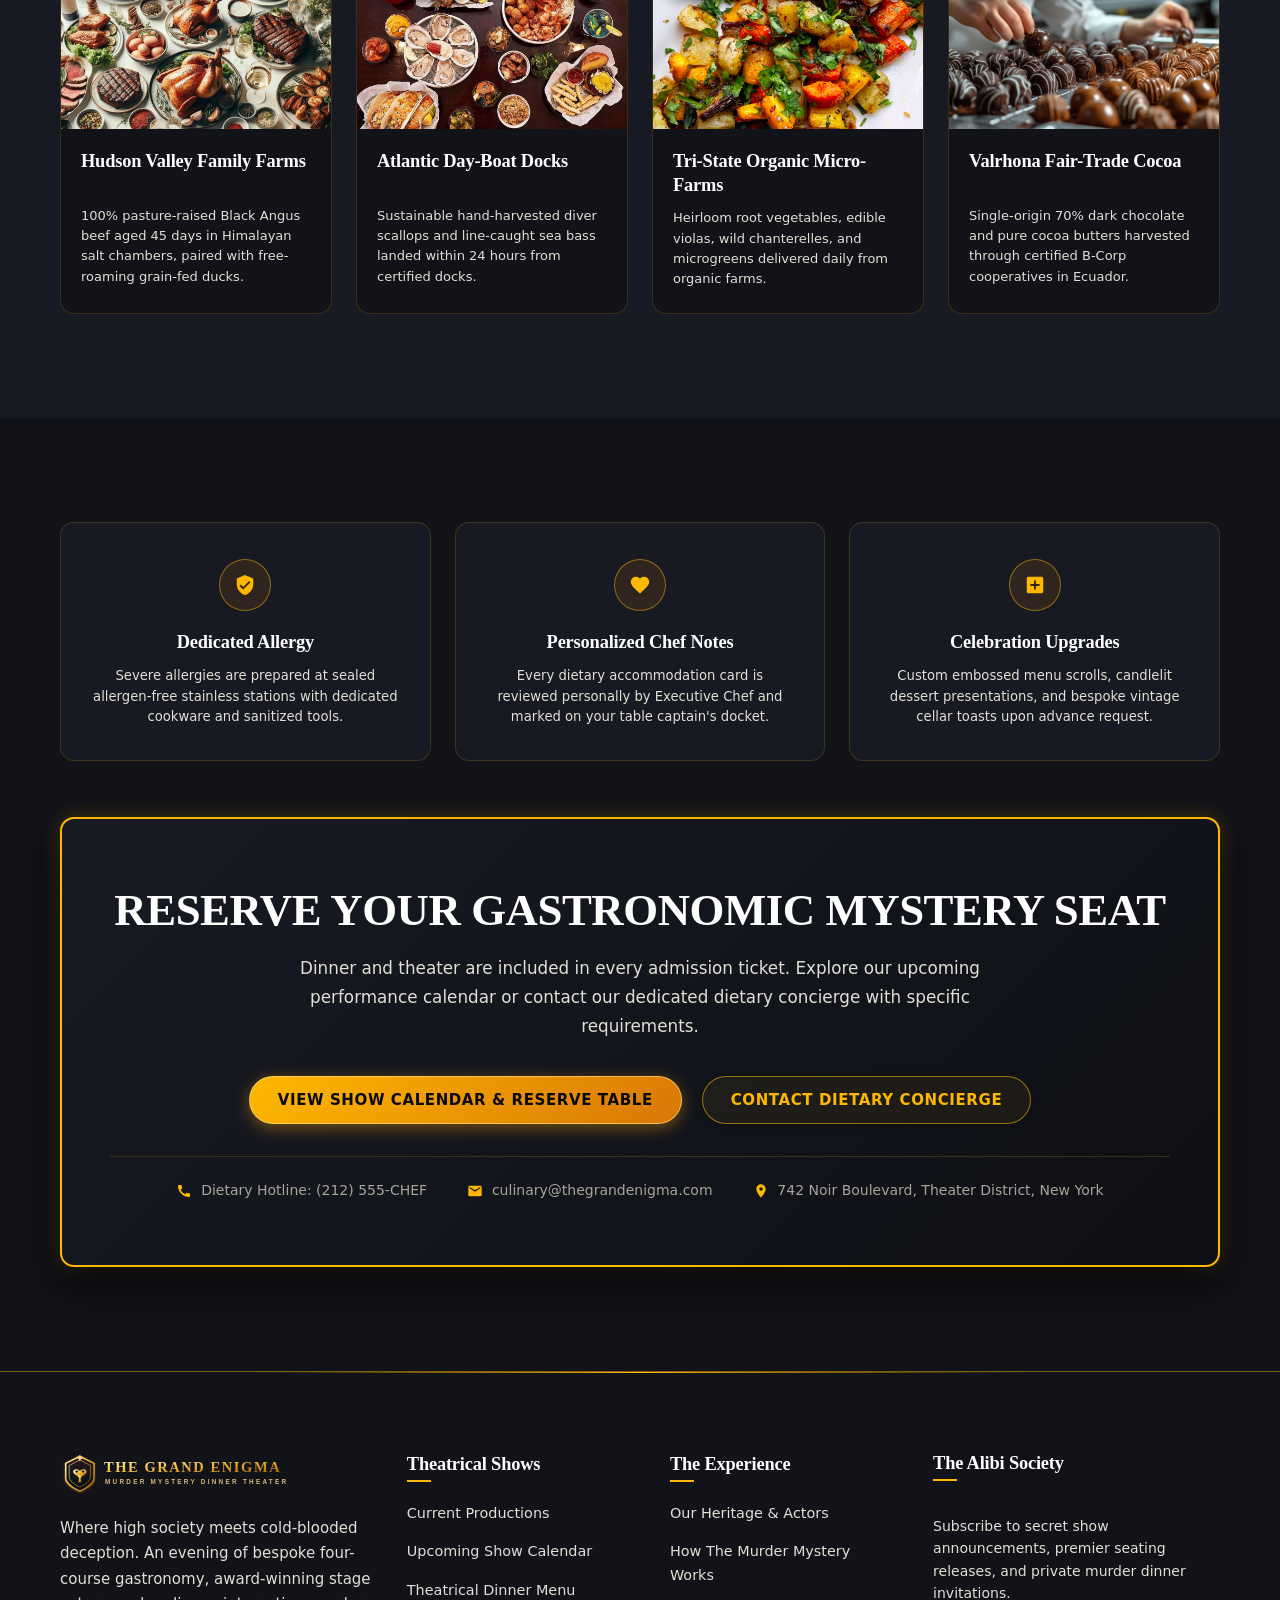
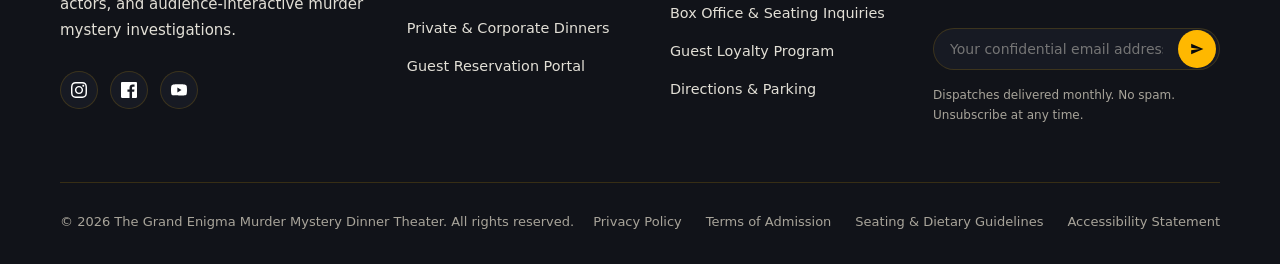
<file: menu.html>
<!DOCTYPE html>
<html lang="en" data-theme="dark" dir="ltr">

<head>
  <meta charset="UTF-8">
  <meta name="viewport" content="width=device-width, initial-scale=1.0">
  <meta http-equiv="X-UA-Compatible" content="ie=edge">
  <title>Theatrical Dinner Menu & Gastronomy | The Grand Enigma</title>
  <meta name="description"
    content="Step into an immersive evening of suspense, fine dining, and live theatrical deception at The Grand Enigma Murder Mystery Dinner Theater.">
  <meta name="keywords"
    content="murder mystery dinner, dinner theater, live immersive theater, detective show, corporate mystery events, fine dining entertainment">

  <!-- Open Graph Meta -->
  <meta property="og:title" content="The Grand Enigma | Murder Mystery Dinner Theater">
  <meta property="og:description"
    content="An evening of fine dining, high intrigue, and theatrical deception. Can you identify the culprit before the final course?">
  <meta property="og:type" content="website">

  <!-- Favicon -->
  <link rel="icon" type="image/svg+xml" href="assets/images/branding/logo-emblem.svg">

  <!-- Stylesheets -->
  <link rel="stylesheet" href="assets/css/style.css?v=5.0">
  <link rel="stylesheet" href="assets/css/responsive.css?v=5.0">
</head>

<body>

  <!-- =========================================================================
       Page Preloader (Modern Luxury Mystery Loader)
       ========================================================================= -->
  <div id="pageLoader" class="page-loader" aria-hidden="true">
    <div class="page-loader-inner">
      <div class="loader-emblem-wrap">
        <div class="loader-pulse-ring"></div>
        <div class="loader-compass-ring"></div>
        <div class="loader-emblem">
          <svg viewBox="0 0 64 64" fill="none" class="loader-svg" xmlns="http://www.w3.org/2000/svg">
            <circle cx="32" cy="32" r="28" stroke="url(#loaderGoldGradMenu)" stroke-width="2" stroke-dasharray="4 3"
              class="loader-orbit" />
            <polygon points="32,8 39,25 56,32 39,39 32,56 25,39 8,32 25,25" fill="url(#loaderGoldGradMenu)"
              opacity="0.9" />
            <circle cx="32" cy="32" r="5" fill="#0D0A07" stroke="#C48D28" stroke-width="2" />
            <defs>
              <linearGradient id="loaderGoldGradMenu" x1="0%" y1="0%" x2="100%" y2="100%">
                <stop offset="0%" stop-color="#F3D17A" />
                <stop offset="50%" stop-color="#C48D28" />
                <stop offset="100%" stop-color="#8E6316" />
              </linearGradient>
            </defs>
          </svg>
        </div>
      </div>
      <div class="loader-brand-title">THE GRAND ENIGMA</div>
      <div class="loader-status-text">Crafting Culinary Secrets…</div>
      <div class="loader-bar-wrap">
        <div class="loader-bar-fill"></div>
      </div>
    </div>
  </div>



  <!-- =========================================================================
       2. Master Shared Header (Exactly 7 Main Items + Dashboard + Login)
       ========================================================================= -->
  <header class="master-header" id="masterHeader">
    <div class="container">
      <div class="navbar-container">

        <!-- Brand Logo -->
        <a href="index.html" class="navbar-brand" aria-label="The Grand Enigma Home">
          <img src="assets/images/branding/logo.svg" alt="The Grand Enigma Murder Mystery Dinner Theater"
            class="navbar-logo-img">
        </a>

        <!-- Main Desktop Navigation (Exactly 7 Main Items) -->
        <nav class="navbar-nav-wrapper" aria-label="Main Navigation">
          <ul class="navbar-nav">
            <!-- 1. Home (Dropdown) -->
            <li class="nav-item dropdown">
              <a href="index.html" class="nav-link dropdown-toggle" aria-expanded="false" aria-haspopup="true">
                <span>Home</span>
                <svg class="dropdown-chevron" viewBox="0 0 24 24" aria-hidden="true">
                  <path d="M7 10l5 5 5-5z" />
                </svg>
              </a>
              <div class="dropdown-menu" role="menu">
                <a href="index.html" class="dropdown-item" role="menuitem">
                  <div class="dropdown-item-icon">I</div>
                  <div class="dropdown-item-text">
                    <span class="dropdown-item-title">Home 1: The Grand Enigma</span>
                    <span class="dropdown-item-sub">Cinematic Noir Atmosphere</span>
                  </div>
                </a>
                <a href="home-2.html" class="dropdown-item" role="menuitem">
                  <div class="dropdown-item-icon">II</div>
                  <div class="dropdown-item-text">
                    <span class="dropdown-item-title">Home 2: The Velvet Alibi</span>
                    <span class="dropdown-item-sub">Editorial Speakeasy Mystery</span>
                  </div>
                </a>
              </div>
            </li>

            <!-- 2. Our Story -->
            <li class="nav-item">
              <a href="story.html" class="nav-link">Our Story</a>
            </li>

            <!-- 3. Shows -->
            <li class="nav-item">
              <a href="shows.html" class="nav-link">Shows</a>
            </li>

            <!-- 4. Show Calendar -->
            <li class="nav-item">
              <a href="calendar.html" class="nav-link">Show Calendar</a>
            </li>

            <!-- 5. Private & Corporate Events -->
            <li class="nav-item">
              <a href="events.html" class="nav-link">Events</a>
            </li>

            <!-- 6. Menu -->
            <li class="nav-item">
              <a href="menu.html" class="nav-link active">Menu</a>
            </li>

            <!-- 7. Contact -->
            <li class="nav-item">
              <a href="contact.html" class="nav-link">Contact</a>
            </li>

            <!-- 8. Dashboard -->
            <li class="nav-item">
              <a href="dashboard.html" class="nav-link">Dashboard</a>
            </li>
          </ul>
        </nav>

        <!-- Navbar Actions: Theme, RTL, Login & Mobile Toggle -->
        <div class="navbar-actions">
          <!-- Theme Toggle (Light / Dark) -->
          <button type="button" class="toggle-btn theme-toggle-btn" aria-label="Toggle Color Theme"
            title="Toggle Light / Dark Mode">
            <svg viewBox="0 0 24 24" aria-hidden="true">
              <path
                d="M12 3a9 9 0 1 0 9 9c0-.46-.04-.92-.1-1.36a5.389 5.389 0 0 1-4.4 2.26 5.403 5.403 0 0 1-3.14-9.8c-.44-.06-.9-.1-1.36-.1z" />
            </svg>
          </button>

          <!-- RTL / LTR Toggle -->
          <button type="button" class="toggle-btn rtl-toggle-btn" aria-label="Toggle Layout Direction"
            title="Toggle RTL / LTR">
            <span class="rtl-toggle-text">RTL</span>
          </button>

          <!-- Login (Separate Final Action Button) -->
          <a href="login.html" class="btn-nav-login" title="Guest Access">
            <span>Login</span>
          </a>

          <!-- Mobile Hamburger Toggle -->
          <button type="button" class="mobile-toggle" aria-label="Open Navigation Drawer" aria-expanded="false"
            aria-controls="mobileDrawer">
            <span class="hamburger-line"></span>
            <span class="hamburger-line"></span>
            <span class="hamburger-line"></span>
          </button>
        </div>

      </div>
    </div>
  </header>

  <!-- =========================================================================
       3. Mobile Navigation Drawer
       ========================================================================= -->
  <div class="mobile-drawer-backdrop" id="drawerBackdrop"></div>
  <aside class="mobile-drawer" id="mobileDrawer" aria-label="Mobile Navigation Menu">
    <div class="mobile-drawer-header">
      <img src="assets/images/branding/logo.svg" alt="The Grand Enigma" class="mobile-drawer-logo">
      <button type="button" class="mobile-close-btn" aria-label="Close Navigation Menu">
        <svg viewBox="0 0 24 24" aria-hidden="true">
          <path
            d="M19 6.41L17.59 5 12 10.59 6.41 5 5 6.41 10.59 12 5 17.59 6.41 19 12 13.41 17.59 19 19 17.59 13.41 12z" />
        </svg>
      </button>
    </div>

    <!-- Mobile Nav Items (7 Main Items) -->
    <ul class="mobile-nav-list">
      <!-- 1. Home Accordion -->
      <li class="mobile-nav-item dropdown">
        <button type="button" class="mobile-dropdown-btn" aria-expanded="false">
          <span>1. Home</span>
          <svg viewBox="0 0 24 24" aria-hidden="true">
            <path d="M7 10l5 5 5-5z" />
          </svg>
        </button>
        <div class="mobile-sub-menu">
          <a href="index.html" class="mobile-sub-link">Home 1: The Grand Enigma</a>
          <a href="home-2.html" class="mobile-sub-link">Home 2: The Velvet Alibi</a>
        </div>
      </li>

      <!-- 2. Our Story -->
      <li class="mobile-nav-item">
        <a href="story.html" class="mobile-nav-link">2. Our Story</a>
      </li>

      <!-- 3. Shows -->
      <li class="mobile-nav-item">
        <a href="shows.html" class="mobile-nav-link">3. Shows</a>
      </li>

      <!-- 4. Show Calendar -->
      <li class="mobile-nav-item">
        <a href="calendar.html" class="mobile-nav-link">4. Show Calendar</a>
      </li>

      <!-- 5. Private & Corporate Events -->
      <li class="mobile-nav-item">
        <a href="events.html" class="mobile-nav-link">5. Events</a>
      </li>

      <!-- 6. Menu -->
      <li class="mobile-nav-item active">
        <a href="menu.html" class="mobile-nav-link">6. Menu</a>
      </li>

      <!-- 7. Contact -->
      <li class="mobile-nav-item">
        <a href="contact.html" class="mobile-nav-link">7. Contact</a>
      </li>
    </ul>

    <!-- Mobile Action Buttons -->
    <div class="mobile-drawer-actions">
      <a href="dashboard.html" class="btn btn-secondary" style="width: 100%;">
        <svg width="16" height="16" viewBox="0 0 24 24" fill="var(--accent-gold)" aria-hidden="true">
          <path d="M5 16L3 5l5.5 5L12 4l3.5 6L21 5l-2 11H5zm14 3c0 .55-.45 1-1 1H6c-.55 0-1-.45-1-1v-1h14v1z" />
        </svg>
        <span>Dashboard</span>
      </a>

      <a href="login.html" class="btn btn-primary" style="width: 100%;">
        <span>Login</span>
      </a>
    </div>
  </aside>

  <!-- =========================================================================
       4. Main Content — Phase 1 Foundation Verification & Showcase
       ========================================================================= -->
  <main id="mainContent">

    <!-- =========================================================================
         Section 1: Theatrical Gastronomy Hero Banner
         ========================================================================= -->
    <section class="menu-hero-section" id="menuHero">
      <div class="container">
        <div class="menu-hero-content">
          <div class="menu-hero-badge">
            <svg width="14" height="14" viewBox="0 0 24 24" fill="currentColor" aria-hidden="true">
              <path
                d="M18.06 22.99h1.66c.84 0 1.53-.64 1.63-1.48L23 5.05h-5V1h-1.97v4.05h-4.97l.3 2.34c1.71.47 3.31 1.32 4.27 2.26 1.44 1.42 2.43 2.89 2.43 5.29v8.05zM1 21.99V21h15.03v.99c0 .55-.45 1-1 1H2c-.55 0-1-.45-1-1zm15.03-7c0-8-15.03-3-15.03-3v8.01h15.03v-5.01z" />
            </svg>
            <span>Theatrical Four-Course Gastronomy</span>
          </div>
          <h1 class="menu-hero-title">THE EPICUREAN MYSTERY: FOUR-COURSE GASTRONOMY</h1>
          <p class="menu-hero-lead">
            Where Michelin-caliber culinary craftsmanship meets prohibition intrigue. Every course is served
            in choreographed lockstep with the clues, alibis, and dramatic revelations of the stage drama.
          </p>
        </div>

        <!-- Chef Trust Strip -->
        <div class="menu-filter-ribbon-wrap">
          <div class="menu-chef-strip">
            <div class="menu-chef-item">
              <div class="menu-chef-icon">
                <svg viewBox="0 0 24 24">
                  <path
                    d="M12 2C6.48 2 2 6.48 2 12s4.48 10 10 10 10-4.48 10-10S17.52 2 12 2zm0 3c1.66 0 3 1.34 3 3s-1.34 3-3 3-3-1.34-3-3 1.34-3 3-3zm0 14.2c-2.5 0-4.71-1.28-6-3.22.03-1.99 4-3.08 6-3.08 1.99 0 5.97 1.09 6 3.08-1.29 1.94-3.5 3.22-6 3.22z" />
                </svg>
              </div>
              <div>
                <div class="menu-chef-title">Executive Chef</div>
                <div class="menu-chef-desc">Michelin-trained team</div>
              </div>
            </div>

            <div class="menu-chef-item">
              <div class="menu-chef-icon">
                <svg viewBox="0 0 24 24">
                  <path
                    d="M12 1L3 5v6c0 5.55 3.84 10.74 9 12 5.16-1.26 9-6.45 9-12V5l-9-4zm-2 16l-4-4 1.41-1.41L10 14.17l6.59-6.59L18 9l-8 8z" />
                </svg>
              </div>
              <div>
                <div class="menu-chef-title">100% Scratch Kitchen</div>
                <div class="menu-chef-desc">All sauces &amp; stocks in-house</div>
              </div>
            </div>

            <div class="menu-chef-item">
              <div class="menu-chef-icon">
                <svg viewBox="0 0 24 24">
                  <path
                    d="M12 2l3.09 6.26L22 9.27l-5 4.87 1.18 6.88L12 17.77l-6.18 3.25L7 14.14 2 9.27l6.91-1.01L12 2z" />
                </svg>
              </div>
              <div>
                <div class="menu-chef-title">Hudson Valley Farms</div>
                <div class="menu-chef-desc">Local seasonal purveyors</div>
              </div>
            </div>

            <div class="menu-chef-item">
              <div class="menu-chef-icon">
                <svg viewBox="0 0 24 24">
                  <path
                    d="M19 3H5c-1.1 0-2 .9-2 2v14c0 1.1.9 2 2 2h14c1.1 0 2-.9 2-2V5c0-1.1-.9-2-2-2zm-2 10h-4v4h-2v-4H7v-2h4V7h2v4h4v2z" />
                </svg>
              </div>
              <div>
                <div class="menu-chef-title">Allergen Certified</div>
                <div class="menu-chef-desc">Dedicated dietary concierge</div>
              </div>
            </div>
          </div>
        </div>
      </div>
    </section>

    <!-- =========================================================================
         Section 2: The Four-Course Theatrical Progression
         ========================================================================= -->
    <section class="menu-courses-section" id="chefTastingFourCourse">
      <div class="container">
        <div class="section-header text-center">
          <span class="section-tag">The Repertoire Tasting</span>
          <h2 class="section-title">THE FOUR-ACT GASTRONOMIC PROGRESSION</h2>
          <p class="section-desc">
            Each course is served in synchronization with the theater performance.
            Choose your personal selections at your table upon arrival with your dedicated Table Captain.
          </p>
        </div>

        <div class="menu-courses-grid">
          <!-- Act I -->
          <article class="menu-course-card">
            <div class="menu-course-media">
              <img src="assets/images/menu/menu_act1_amuse.jpg" alt="Act I: The Prelude & Amuse-Bouche"
                class="menu-course-img" loading="lazy">
              <span class="menu-course-badge">Act I &bull; 07:15 PM</span>
            </div>
            <div class="menu-course-body">
              <h3 class="menu-course-title">The Prelude &amp; Amuse-Bouche</h3>
              <p class="menu-course-desc">
                A delicate introductory tasting featuring velvety wild chanterelle velouté and cherrywood-smoked duck
                carpaccio.
              </p>
            </div>
          </article>

          <!-- Act II -->
          <article class="menu-course-card">
            <div class="menu-course-media">
              <img src="assets/images/menu/menu_act2_starters.jpg" alt="Act II: The Cold-Blooded Starters"
                class="menu-course-img" loading="lazy">
              <span class="menu-course-badge">Act II &bull; 07:45 PM</span>
            </div>
            <div class="menu-course-body">
              <h3 class="menu-course-title">The Cold-Blooded Starters</h3>
              <p class="menu-course-desc">
                Savor cast-iron seared Atlantic diver scallops paired with heirloom roasted golden beets and burrata
                stracciatella.
              </p>
            </div>
          </article>

          <!-- Act III -->
          <article class="menu-course-card">
            <div class="menu-course-media">
              <img src="assets/images/menu/menu_course_entree.jpg" alt="Act III: The Climax Entrées"
                class="menu-course-img" loading="lazy">
              <span class="menu-course-badge">Act III &bull; 08:30 PM</span>
            </div>
            <div class="menu-course-body">
              <h3 class="menu-course-title">The Climax &amp; Main Entrées</h3>
              <p class="menu-course-desc">
                Prime 45-day dry-aged filet mignon alongside wild-caught Chilean sea bass accompanied by saffron
                risotto.
              </p>
            </div>
          </article>

          <!-- Act IV -->
          <article class="menu-course-card">
            <div class="menu-course-media">
              <img src="assets/images/menu/menu_dessert_decadence.jpg" alt="Act IV: The Final Verdict Desserts"
                class="menu-course-img" loading="lazy">
              <span class="menu-course-badge">Act IV &bull; 09:30 PM</span>
            </div>
            <div class="menu-course-body">
              <h3 class="menu-course-title">The Final Verdict Desserts</h3>
              <p class="menu-course-desc">
                Conclude with an artisan dark Valrhona chocolate sphere and refreshing organic Meyer lemon lavender
                tart.
              </p>
            </div>
          </article>
        </div>
      </div>
    </section>

    <!-- =========================================================================
         Section 3: Bespoke Dietary & Allergen Adaptations
         ========================================================================= -->
    <section class="menu-dietary-section" id="dietarySubstitutions">
      <div class="container">
        <div class="section-header text-center">
          <span class="section-tag">Zero Culinary Compromise</span>
          <h2 class="section-title">BESPOKE DIETARY &amp; ALLERGEN ADAPTATIONS</h2>
          <p class="section-desc">
            We believe dietary preferences deserve an equally theatrical four-course experience.
            Select any dietary profile below to view the dedicated parallel menu prepared by our chef.
          </p>
        </div>

        <!-- Dietary Tabs -->
        <div class="menu-dietary-tabs">
          <button type="button" class="dietary-tab-btn active" data-target="veganPanel">Vegan &amp; Plant-Based</button>
          <button type="button" class="dietary-tab-btn" data-target="gfPanel">Gluten-Free Gourmet</button>
          <button type="button" class="dietary-tab-btn" data-target="pescatarianPanel">Pescatarian Ocean</button>
          <button type="button" class="dietary-tab-btn" data-target="allergyPanel">Allergy-Safe &amp;
            Kosher-Style</button>
        </div>

        <!-- Panel 1: Vegan -->
        <div class="dietary-panel active" id="veganPanel">
          <div class="dietary-panel-header">
            <h3 class="dietary-panel-title">
              The 100% Plant-Based Four-Course Experience
            </h3>
            <p class="dietary-panel-subtitle">
              Crafted with organic heirloom produce, house-made cashew creams, and cold-pressed extra virgin oils.
            </p>
          </div>
          <div class="dietary-panel-grid">
            <div class="dietary-step-card">
              <div class="dietary-card-media">
                <img src="assets/images/menu/dietary_beet_tartare.png" alt="Roasted Beet Tartare"
                  class="dietary-card-img" loading="lazy">
                <span class="dietary-act-label">Act I &bull; Amuse</span>
              </div>
              <div class="dietary-card-body">
                <h4 class="dietary-dish-title">Roasted Beet Tartare</h4>
                <p class="dietary-dish-desc">Shallot caper vinaigrette, avocado purée, and toasted sourdough crisp.</p>
              </div>
            </div>
            <div class="dietary-step-card">
              <div class="dietary-card-media">
                <img src="assets/images/menu/dietary_squash_bisque.jpg" alt="Butternut Squash Bisque"
                  class="dietary-card-img" loading="lazy">
                <span class="dietary-act-label">Act II &bull; Starter</span>
              </div>
              <div class="dietary-card-body">
                <h4 class="dietary-dish-title">Butternut Squash Bisque</h4>
                <p class="dietary-dish-desc">Coconut crema, toasted spiced pumpkin seeds, and sage-infused olive oil.
                </p>
              </div>
            </div>
            <div class="dietary-step-card">
              <div class="dietary-card-media">
                <img src="assets/images/menu/dietary_wellington.jpg" alt="Truffled Forest Wellington"
                  class="dietary-card-img" loading="lazy">
                <span class="dietary-act-label">Act III &bull; Entrée</span>
              </div>
              <div class="dietary-card-body">
                <h4 class="dietary-dish-title">Truffled Forest Wellington</h4>
                <p class="dietary-dish-desc">Puff pastry, portobello, French green lentils, spinach, and red wine demi.
                </p>
              </div>
            </div>
            <div class="dietary-step-card">
              <div class="dietary-card-media">
                <img src="assets/images/menu/dietary_chocolate_mousse.png" alt="Dark Chocolate Mousse"
                  class="dietary-card-img" loading="lazy">
                <span class="dietary-act-label">Act IV &bull; Dessert</span>
              </div>
              <div class="dietary-card-body">
                <h4 class="dietary-dish-title">Dark Chocolate Mousse</h4>
                <p class="dietary-dish-desc">Valrhona 72% dark cocoa, coconut cream, fresh raspberries, and edible gold.
                </p>
              </div>
            </div>
          </div>
        </div>

        <!-- Panel 2: Gluten-Free -->
        <div class="dietary-panel" id="gfPanel">
          <div class="dietary-panel-header">
            <h3 class="dietary-panel-title">
              The Dedicated Gluten-Free Gourmet Experience
            </h3>
            <p class="dietary-panel-subtitle">
              Prepared in a certified gluten-free sanitization zone with dedicated cookware and zero cross-contact.
            </p>
          </div>
          <div class="dietary-panel-grid">
            <div class="dietary-step-card">
              <div class="dietary-card-media">
                <img src="assets/images/menu/dietary_gf_soup.jpg" alt="Truffle Mushroom Soup" class="dietary-card-img"
                  loading="lazy">
                <span class="dietary-act-label">Act I &bull; Amuse</span>
              </div>
              <div class="dietary-card-body">
                <h4 class="dietary-dish-title">Truffle Mushroom Soup</h4>
                <p class="dietary-dish-desc">Chanterelle velouté, white truffle oil, and crisp gluten-free herb
                  crostini.</p>
              </div>
            </div>
            <div class="dietary-step-card">
              <div class="dietary-card-media">
                <img src="assets/images/menu/dietary_gf_scallops.jpg" alt="Pan-Seared Diver Scallops"
                  class="dietary-card-img" loading="lazy">
                <span class="dietary-act-label">Act II &bull; Starter</span>
              </div>
              <div class="dietary-card-body">
                <h4 class="dietary-dish-title">Pan-Seared Diver Scallops</h4>
                <p class="dietary-dish-desc">Pan-seared sea scallops, sweet corn purée, and saffron-infused herb butter.
                </p>
              </div>
            </div>
            <div class="dietary-step-card">
              <div class="dietary-card-media">
                <img src="assets/images/menu/dietary_gf_filet.jpg" alt="45-Day Aged Filet Mignon"
                  class="dietary-card-img" loading="lazy">
                <span class="dietary-act-label">Act III &bull; Entrée</span>
              </div>
              <div class="dietary-card-body">
                <h4 class="dietary-dish-title">45-Day Aged Filet Mignon</h4>
                <p class="dietary-dish-desc">Garlic pomme purée, charred baby broccolini, and gluten-free bordelaise.
                </p>
              </div>
            </div>
            <div class="dietary-step-card">
              <div class="dietary-card-media">
                <img src="assets/images/menu/dietary_gf_torte.jpg" alt="Flourless Chocolate Torte"
                  class="dietary-card-img" loading="lazy">
                <span class="dietary-act-label">Act IV &bull; Dessert</span>
              </div>
              <div class="dietary-card-body">
                <h4 class="dietary-dish-title">Flourless Chocolate Torte</h4>
                <p class="dietary-dish-desc">Decadent espresso torte, raspberry coulis, and Tahitian vanilla gelato.</p>
              </div>
            </div>
          </div>
        </div>

        <!-- Panel 3: Pescatarian -->
        <div class="dietary-panel" id="pescatarianPanel">
          <div class="dietary-panel-header">
            <h3 class="dietary-panel-title">
              The Atlantic Ocean Catch Experience
            </h3>
            <p class="dietary-panel-subtitle">
              Sustainable line-caught day-boat seafood sourced fresh from Maine and Rhode Island docks.
            </p>
          </div>
          <div class="dietary-panel-grid">
            <div class="dietary-step-card">
              <div class="dietary-card-media">
                <img src="assets/images/menu/dietary_pesc_oysters.jpg" alt="Oysters Rockefeller"
                  class="dietary-card-img" loading="lazy">
                <span class="dietary-act-label">Act I &bull; Amuse</span>
              </div>
              <div class="dietary-card-body">
                <h4 class="dietary-dish-title">Oysters Rockefeller</h4>
                <p class="dietary-dish-desc">Broiled East Coast oysters, spinach absinthe purée, and pecorino romano.
                </p>
              </div>
            </div>
            <div class="dietary-step-card">
              <div class="dietary-card-media">
                <img src="assets/images/menu/dietary_pesc_crab.jpg" alt="Jumbo Lump Crab Salad" class="dietary-card-img"
                  loading="lazy">
                <span class="dietary-act-label">Act II &bull; Starter</span>
              </div>
              <div class="dietary-card-body">
                <h4 class="dietary-dish-title">Jumbo Lump Crab Salad</h4>
                <p class="dietary-dish-desc">Avocado mousse, citrus segments, bibb lettuce, and Meyer lemon vinaigrette.
                </p>
              </div>
            </div>
            <div class="dietary-step-card">
              <div class="dietary-card-media">
                <img src="assets/images/menu/dietary_pesc_seabass.jpg" alt="Wild Chilean Sea Bass"
                  class="dietary-card-img" loading="lazy">
                <span class="dietary-act-label">Act III &bull; Entrée</span>
              </div>
              <div class="dietary-card-body">
                <h4 class="dietary-dish-title">Wild Chilean Sea Bass</h4>
                <p class="dietary-dish-desc">Saffron carnaroli risotto, braised baby fennel, and champagne velouté.</p>
              </div>
            </div>
            <div class="dietary-step-card">
              <div class="dietary-card-media">
                <img src="assets/images/menu/dietary_pesc_tart.jpg" alt="Meyer Lemon Lavender Tart"
                  class="dietary-card-img" loading="lazy">
                <span class="dietary-act-label">Act IV &bull; Dessert</span>
              </div>
              <div class="dietary-card-body">
                <h4 class="dietary-dish-title">Meyer Lemon Lavender Tart</h4>
                <p class="dietary-dish-desc">Almond flour crust, Meyer lemon curd, candied lavender, and meringue.</p>
              </div>
            </div>
          </div>
        </div>

        <!-- Panel 4: Allergy & Kosher-Style -->
        <div class="dietary-panel" id="allergyPanel">
          <div class="dietary-panel-header">
            <h3 class="dietary-panel-title">
              Severe Allergy &amp; Kosher-Style Protocol
            </h3>
            <p class="dietary-panel-subtitle">
              Dedicated sanitization, zero tree nuts or peanuts, pork-free, and strict separation protocol.
            </p>
          </div>
          <div class="dietary-panel-grid">
            <div class="dietary-step-card">
              <div class="dietary-card-media">
                <img src="assets/images/menu/dietary_allergy_salmon.jpg" alt="Smoked Salmon Mousse"
                  class="dietary-card-img" loading="lazy">
                <span class="dietary-act-label">Act I &bull; Amuse</span>
              </div>
              <div class="dietary-card-body">
                <h4 class="dietary-dish-title">Smoked Salmon Mousse</h4>
                <p class="dietary-dish-desc">Cucumber rounds, fresh dill, caper crumble, and lemon-infused olive oil.
                </p>
              </div>
            </div>
            <div class="dietary-step-card">
              <div class="dietary-card-media">
                <img src="assets/images/menu/dietary_allergy_tomato.jpg" alt="Heirloom Tomato Carpaccio"
                  class="dietary-card-img" loading="lazy">
                <span class="dietary-act-label">Act II &bull; Starter</span>
              </div>
              <div class="dietary-card-body">
                <h4 class="dietary-dish-title">Heirloom Tomato Carpaccio</h4>
                <p class="dietary-dish-desc">Whipped sheep's milk feta, basil blossoms, and aged modena balsamic glaze.
                </p>
              </div>
            </div>
            <div class="dietary-step-card">
              <div class="dietary-card-media">
                <img src="assets/images/menu/dietary_allergy_shortrib.jpg" alt="Braised Prime Beef Short Rib"
                  class="dietary-card-img" loading="lazy">
                <span class="dietary-act-label">Act III &bull; Entrée</span>
              </div>
              <div class="dietary-card-body">
                <h4 class="dietary-dish-title">Braised Prime Beef Short Rib</h4>
                <p class="dietary-dish-desc">Glazed baby carrots, Yukon gold purée, and red wine rosemary reduction.</p>
              </div>
            </div>
            <div class="dietary-step-card">
              <div class="dietary-card-media">
                <img src="assets/images/menu/dietary_allergy_pavlova.jpg" alt="Bespoke Fruit Pavlova"
                  class="dietary-card-img" loading="lazy">
                <span class="dietary-act-label">Act IV &bull; Dessert</span>
              </div>
              <div class="dietary-card-body">
                <h4 class="dietary-dish-title">Bespoke Fruit Pavlova</h4>
                <p class="dietary-dish-desc">Crisp French meringue, vanilla bean Chantilly cream, and macerated berries.
                </p>
              </div>
            </div>
          </div>
        </div>
      </div>
    </section>

    <!-- =========================================================================
         Section 4: The Alibi Libations: Prohibition Cocktails & Mocktails
         ========================================================================= -->
    <section class="menu-cocktails-section" id="prohibitionCocktails">
      <div class="container">
        <div class="section-header text-center">
          <span class="section-tag">Prohibition Mixology</span>
          <h2 class="section-title">THE ALIBI LIBATIONS</h2>
          <p class="section-desc">
            Crafted by our master mixologist using small-batch prohibition spirits, smoked aromatic botanicals,
            and house-made syrups. Available à la carte or included in VIP cocktail packages.
          </p>
        </div>

        <div class="menu-cocktails-grid">
          <!-- Drink 1 -->
          <div class="menu-cocktail-card">
            <div class="menu-cocktail-thumb">
              <img src="assets/images/menu/cocktails/cocktail_poisoned_chalice.png" alt="The Poisoned Chalice"
                class="menu-cocktail-img" loading="lazy">
            </div>
            <div class="menu-cocktail-info">
              <div class="menu-cocktail-name-row">
                <h3 class="menu-cocktail-name">The Poisoned Chalice</h3>
                <span class="menu-cocktail-price">$19</span>
              </div>
              <p class="menu-cocktail-desc">
                Michter's Small Batch Rye, black walnut bitters, smoked applewood, charred rosemary sprig.
              </p>
            </div>
          </div>

          <!-- Drink 2 -->
          <div class="menu-cocktail-card">
            <div class="menu-cocktail-thumb">
              <img src="assets/images/menu/cocktails/cocktail_alibi_boulevardier.png" alt="The Alibi Boulevardier"
                class="menu-cocktail-img" loading="lazy">
            </div>
            <div class="menu-cocktail-info">
              <div class="menu-cocktail-name-row">
                <h3 class="menu-cocktail-name">The Alibi Boulevardier</h3>
                <span class="menu-cocktail-price">$18</span>
              </div>
              <p class="menu-cocktail-desc">
                Woodford Reserve Bourbon, Campari, Carpano Antica sweet vermouth, flamed orange peel.
              </p>
            </div>
          </div>

          <!-- Drink 3 -->
          <div class="menu-cocktail-card">
            <div class="menu-cocktail-thumb">
              <img src="assets/images/menu/cocktails/cocktail_crimson_masquerade.jpg" alt="The Crimson Masquerade"
                class="menu-cocktail-img" loading="lazy">
            </div>
            <div class="menu-cocktail-info">
              <div class="menu-cocktail-name-row">
                <h3 class="menu-cocktail-name">The Crimson Masquerade</h3>
                <span class="menu-cocktail-price">$18</span>
              </div>
              <p class="menu-cocktail-desc">
                Empress 1908 Gin, blood orange purée, St-Germain elderflower, topped with sparkling Cava.
              </p>
            </div>
          </div>

          <!-- Drink 4 -->
          <div class="menu-cocktail-card">
            <div class="menu-cocktail-thumb">
              <img src="assets/images/menu/cocktails/cocktail_inspectors_nightcap.png" alt="The Inspector's Nightcap"
                class="menu-cocktail-img" loading="lazy">
            </div>
            <div class="menu-cocktail-info">
              <div class="menu-cocktail-name-row">
                <h3 class="menu-cocktail-name">The Inspector's Nightcap</h3>
                <span class="menu-cocktail-price">$20</span>
              </div>
              <p class="menu-cocktail-desc">
                Laphroaig 10-year Scotch, Drambuie, angostura bitters, flamed cinnamon stick garnish.
              </p>
            </div>
          </div>

          <!-- Drink 5 (Zero-Proof) -->
          <div class="menu-cocktail-card">
            <div class="menu-cocktail-thumb">
              <img src="assets/images/menu/cocktails/cocktail_innocent_bystander.png" alt="The Innocent Bystander"
                class="menu-cocktail-img" loading="lazy">
            </div>
            <div class="menu-cocktail-info">
              <div class="menu-cocktail-name-row">
                <h3 class="menu-cocktail-name">The Innocent Bystander</h3>
                <span class="menu-cocktail-price">$14</span>
              </div>
              <p class="menu-cocktail-desc">
                Zero-Proof. Seedlip Spice 94, pomegranate molasses, fresh lime juice, ginger beer, mint.
              </p>
            </div>
          </div>

          <!-- Drink 6 (Zero-Proof) -->
          <div class="menu-cocktail-card">
            <div class="menu-cocktail-thumb">
              <img src="assets/images/menu/cocktails/cocktail_velvet_fog.jpg" alt="The Velvet Fog"
                class="menu-cocktail-img" loading="lazy">
            </div>
            <div class="menu-cocktail-info">
              <div class="menu-cocktail-name-row">
                <h3 class="menu-cocktail-name">The Velvet Fog</h3>
                <span class="menu-cocktail-price">$14</span>
              </div>
              <p class="menu-cocktail-desc">
                Zero-Proof. Lyre's Italian Orange spritz, white peach purée, fever-tree club soda, thyme.
              </p>
            </div>
          </div>
        </div>
      </div>
    </section>

    <!-- =========================================================================
         Section 5: Master Sommelier Wine Flights
         ========================================================================= -->
    <section class="menu-wine-section" id="wineSommelierPairings">
      <div class="container">
        <div class="section-header text-center">
          <span class="section-tag">Cellar Reserve</span>
          <h2 class="section-title">MASTER SOMMELIER WINE FLIGHTS</h2>
          <p class="section-desc">
            Elevate each course with harmonized wine pairings chosen by Master Sommelier Jean-Luc Mercier.
            Four 3-oz pours poured tableside alongside each act of the mystery.
          </p>
        </div>

        <div class="menu-flights-grid">
          <!-- Flight 1 -->
          <article class="menu-flight-card">
            <div class="menu-flight-tier-badge">Sommelier Classic</div>
            <h3 class="menu-flight-name">The Noir Speakeasy Flight</h3>
            <div class="menu-flight-price">$45 <span class="menu-price-unit">/ guest</span></div>
            <ul class="menu-flight-pours">
              <li class="menu-pour-item">
                <span class="menu-pour-title">Act I: Domaine Drouhin Chardonnay</span>
                <span class="menu-pour-origin">Dundee Hills, Oregon 2022</span>
              </li>
              <li class="menu-pour-item">
                <span class="menu-pour-title">Act II: Sancerre Blanc, Perrière</span>
                <span class="menu-pour-origin">Loire Valley, France 2023</span>
              </li>
              <li class="menu-pour-item">
                <span class="menu-pour-title">Act III: Caymus Cabernet Sauvignon</span>
                <span class="menu-pour-origin">Napa Valley, California 2021</span>
              </li>
              <li class="menu-pour-item">
                <span class="menu-pour-title">Act IV: Taylor Fladgate Tawny Port</span>
                <span class="menu-pour-origin">Douro Valley, Portugal 10Y</span>
              </li>
            </ul>
            <div class="menu-flight-footer">
              Ideal for lovers of balanced New World elegance and classic French crispness.
            </div>
          </article>

          <!-- Flight 2 (Grand Reserve) -->
          <article class="menu-flight-card featured">
            <div class="menu-flight-tier-badge grand-reserve">Grand Reserve Selection</div>
            <h3 class="menu-flight-name">The Imperial Reserve Flight</h3>
            <div class="menu-flight-price">$75 <span class="menu-price-unit">/ guest</span></div>
            <ul class="menu-flight-pours">
              <li class="menu-pour-item">
                <span class="menu-pour-title">Act I: Veuve Clicquot Grande Dame</span>
                <span class="menu-pour-origin">Reims, Champagne, France 2015</span>
              </li>
              <li class="menu-pour-item">
                <span class="menu-pour-title">Act II: Meursault Premier Cru</span>
                <span class="menu-pour-origin">Faiveley, Burgundy, France 2020</span>
              </li>
              <li class="menu-pour-item">
                <span class="menu-pour-title">Act III: Barolo Cannubi DOCG</span>
                <span class="menu-pour-origin">Marchesi di Barolo, Italy 2018</span>
              </li>
              <li class="menu-pour-item">
                <span class="menu-pour-title">Act IV: Château d'Yquem Supérieur</span>
                <span class="menu-pour-origin">Sauternes, Bordeaux, France 2017</span>
              </li>
            </ul>
            <div class="menu-flight-footer">
              World-class vintage icons selected from our private subterranean cellar.
            </div>
          </article>

          <!-- Flight 3 (Zero-Proof) -->
          <article class="menu-flight-card">
            <div class="menu-flight-tier-badge">Zero-Proof Botanical</div>
            <h3 class="menu-flight-name">The Temperance Flight</h3>
            <div class="menu-flight-price">$35 <span class="menu-price-unit">/ guest</span></div>
            <ul class="menu-flight-pours">
              <li class="menu-pour-item">
                <span class="menu-pour-title">Act I: French Bloom Sparkling</span>
                <span class="menu-pour-origin">Organic Dealcoholized Chardonnay</span>
              </li>
              <li class="menu-pour-item">
                <span class="menu-pour-title">Act II: Navarro Pinot Noir Verjus</span>
                <span class="menu-pour-origin">Mendocino County, California 2023</span>
              </li>
              <li class="menu-pour-item">
                <span class="menu-pour-title">Act III: Proxies Velvet Oak Infusion</span>
                <span class="menu-pour-origin">Cabernet Grapes, Cherry &amp; Oak</span>
              </li>
              <li class="menu-pour-item">
                <span class="menu-pour-title">Act IV: Cascara &amp; Cacao Botanical</span>
                <span class="menu-pour-origin">Madagascar Vanilla &amp; Cinnamon</span>
              </li>
            </ul>
            <div class="menu-flight-footer">
              Complex zero-proof wine alternatives offering tannic structure and aromatic depth.
            </div>
          </article>
        </div>
      </div>
    </section>

    <!-- =========================================================================
         Section 6: Farm-to-Table Provenance & Ethical Purveyors
         ========================================================================= -->
    <section class="menu-philosophy-section" id="culinaryPhilosophy">
      <div class="container">
        <div class="section-header text-center">
          <span class="section-tag">Ethical Provenance</span>
          <h2 class="section-title">OUR PURVEYORS &amp; REGIONAL SOURCING</h2>
          <p class="section-desc">
            We partner with generational family farms, regenerative cattle ranches, and day-boat docks
            committed to cruelty-free stewardship and organic agricultural practices.
          </p>
        </div>

        <div class="menu-provenance-grid">
          <div class="menu-provenance-card">
            <div class="menu-provenance-media">
              <img src="assets/images/menu/provenance_beef_poultry.jpg" alt="Hudson Valley Family Farms"
                class="menu-provenance-img" loading="lazy">
              <span class="menu-provenance-badge">Beef &amp; Poultry</span>
            </div>
            <div class="menu-provenance-body">
              <h3 class="menu-provenance-title">Hudson Valley Family Farms</h3>
              <p class="menu-provenance-desc">
                100% pasture-raised Black Angus beef aged 45 days in Himalayan salt chambers, paired with free-roaming
                grain-fed ducks.
              </p>
            </div>
          </div>

          <div class="menu-provenance-card">
            <div class="menu-provenance-media">
              <img src="assets/images/menu/provenance_seafood.jpg" alt="Atlantic Day-Boat Docks"
                class="menu-provenance-img" loading="lazy">
              <span class="menu-provenance-badge">Seafood</span>
            </div>
            <div class="menu-provenance-body">
              <h3 class="menu-provenance-title">Atlantic Day-Boat Docks</h3>
              <p class="menu-provenance-desc">
                Sustainable hand-harvested diver scallops and line-caught sea bass landed within 24 hours from certified
                docks.
              </p>
            </div>
          </div>

          <div class="menu-provenance-card">
            <div class="menu-provenance-media">
              <img src="assets/images/menu/provenance_vegetables.jpg" alt="Tri-State Organic Micro-Farms"
                class="menu-provenance-img" loading="lazy">
              <span class="menu-provenance-badge">Vegetables &amp; Herbs</span>
            </div>
            <div class="menu-provenance-body">
              <h3 class="menu-provenance-title">Tri-State Organic Micro-Farms</h3>
              <p class="menu-provenance-desc">
                Heirloom root vegetables, edible violas, wild chanterelles, and microgreens delivered daily from organic
                farms.
              </p>
            </div>
          </div>

          <div class="menu-provenance-card">
            <div class="menu-provenance-media">
              <img src="assets/images/menu/provenance_chocolaterie.jpg" alt="Valrhona Fair-Trade Cocoa"
                class="menu-provenance-img" loading="lazy">
              <span class="menu-provenance-badge">Chocolaterie</span>
            </div>
            <div class="menu-provenance-body">
              <h3 class="menu-provenance-title">Valrhona Fair-Trade Cocoa</h3>
              <p class="menu-provenance-desc">
                Single-origin 70% dark chocolate and pure cocoa butters harvested through certified B-Corp cooperatives
                in Ecuador.
              </p>
            </div>
          </div>
        </div>
      </div>
    </section>

    <!-- =========================================================================
         Section 7: Dietary Concierge Guarantees & Table Reservation Finale
         ========================================================================= -->
    <section class="menu-cta-section" id="menuReservationCta">
      <div class="container">
        <!-- 3 Culinary Guarantees -->
        <div class="menu-guarantees-grid">
          <div class="menu-guarantee-card">
            <div class="menu-guarantee-icon">
              <svg viewBox="0 0 24 24">
                <path
                  d="M12 1L3 5v6c0 5.55 3.84 10.74 9 12 5.16-1.26 9-6.45 9-12V5l-9-4zm-2 16l-4-4 1.41-1.41L10 14.17l6.59-6.59L18 9l-8 8z" />
              </svg>
            </div>
            <h3 class="menu-guarantee-title">Dedicated Allergy</h3>
            <p class="menu-guarantee-desc">
              Severe allergies are prepared at sealed allergen-free stainless stations with dedicated cookware and
              sanitized tools.
            </p>
          </div>

          <div class="menu-guarantee-card">
            <div class="menu-guarantee-icon">
              <svg viewBox="0 0 24 24">
                <path
                  d="M12 21.35l-1.45-1.32C5.4 15.36 2 12.28 2 8.5 2 5.42 4.42 3 7.5 3c1.74 0 3.41.81 4.5 2.09C13.09 3.81 14.76 3 16.5 3 19.58 3 22 5.42 22 8.5c0 3.78-3.4 6.86-8.55 11.54L12 21.35z" />
              </svg>
            </div>
            <h3 class="menu-guarantee-title">Personalized Chef Notes</h3>
            <p class="menu-guarantee-desc">
              Every dietary accommodation card is reviewed personally by Executive Chef and marked on your table
              captain's docket.
            </p>
          </div>

          <div class="menu-guarantee-card">
            <div class="menu-guarantee-icon">
              <svg viewBox="0 0 24 24">
                <path
                  d="M19 3H5c-1.1 0-2 .9-2 2v14c0 1.1.9 2 2 2h14c1.1 0 2-.9 2-2V5c0-1.1-.9-2-2-2zm-2 10h-4v4h-2v-4H7v-2h4V7h2v4h4v2z" />
              </svg>
            </div>
            <h3 class="menu-guarantee-title">Celebration Upgrades</h3>
            <p class="menu-guarantee-desc">
              Custom embossed menu scrolls, candlelit dessert presentations, and bespoke vintage cellar toasts upon
              advance request.
            </p>
          </div>
        </div>

        <!-- Finale Box Office & Table Booking Box -->
        <div class="menu-reservation-box">
          <h2 class="menu-reservation-title">RESERVE YOUR GASTRONOMIC MYSTERY SEAT</h2>
          <p class="menu-reservation-lead">
            Dinner and theater are included in every admission ticket. Explore our upcoming performance calendar
            or contact our dedicated dietary concierge with specific requirements.
          </p>
          <div class="menu-reservation-actions">
            <a href="calendar.html" class="btn btn-primary btn-lg">View Show Calendar &amp; Reserve Table</a>
            <a href="contact.html" class="btn btn-secondary btn-lg">Contact Dietary Concierge</a>
          </div>
          <div class="menu-reservation-meta-strip">
            <div class="menu-reservation-meta-item">
              <svg class="menu-meta-icon" viewBox="0 0 24 24" fill="currentColor" aria-hidden="true">
                <path
                  d="M20.01 15.38c-1.23 0-2.42-.2-3.53-.56-.35-.12-.74-.03-1.01.24l-1.57 1.97c-2.83-1.35-5.48-3.9-6.89-6.83l1.95-1.66c.27-.28.35-.67.24-1.02-.37-1.11-.56-2.3-.56-3.53 0-.54-.45-.99-.99-.99H4.19C3.65 3 3 3.24 3 3.99 3 13.28 10.73 21 20.01 21c.71 0 .99-.63.99-1.18v-3.45c0-.54-.45-.99-.99-.99z" />
              </svg>
              <span>Dietary Hotline: (212) 555-CHEF</span>
            </div>
            <div class="menu-reservation-meta-item">
              <svg class="menu-meta-icon" viewBox="0 0 24 24" fill="currentColor" aria-hidden="true">
                <path
                  d="M20 4H4c-1.1 0-1.99.9-1.99 2L2 18c0 1.1.9 2 2 2h16c1.1 0 2-.9 2-2V6c0-1.1-.9-2-2-2zm0 4l-8 5-8-5V6l8 5 8-5v2z" />
              </svg>
              <span>culinary@thegrandenigma.com</span>
            </div>
            <div class="menu-reservation-meta-item">
              <svg class="menu-meta-icon" viewBox="0 0 24 24" fill="currentColor" aria-hidden="true">
                <path
                  d="M12 2C8.13 2 5 5.13 5 9c0 5.25 7 13 7 13s7-7.75 7-13c0-3.87-3.13-7-7-7zm0 9.5c-1.38 0-2.5-1.12-2.5-2.5s1.12-2.5 2.5-2.5 2.5 1.12 2.5 2.5-1.12 2.5-2.5 2.5z" />
              </svg>
              <span>742 Noir Boulevard, Theater District, New York</span>
            </div>
          </div>
        </div>
      </div>
    </section>

  </main>

  <!-- =========================================================================
       5. Master Shared Footer Foundation
       ========================================================================= -->
  <footer class="master-footer" id="masterFooter">
    <div class="container">
      <div class="footer-top-grid">

        <!-- Column 1: Brand Information -->
        <div class="footer-brand-col">
          <a href="index.html" aria-label="The Grand Enigma Home">
            <img src="assets/images/branding/logo.svg" alt="The Grand Enigma Murder Mystery Dinner Theater"
              class="footer-logo-img">
          </a>
          <p class="footer-brand-desc">
            Where high society meets cold-blooded deception. An evening of bespoke four-course gastronomy,
            award-winning stage actors, and audience-interactive murder mystery investigations.
          </p>
          <div class="footer-social-links">
            <a href="#" class="social-link-btn" aria-label="Instagram">
              <svg viewBox="0 0 24 24">
                <path
                  d="M12 2.163c3.204 0 3.584.012 4.85.07 3.252.148 4.771 1.691 4.919 4.919.058 1.265.069 1.645.069 4.849 0 3.205-.012 3.584-.069 4.849-.149 3.225-1.664 4.771-4.919 4.919-1.266.058-1.644.07-4.85.07-3.204 0-3.584-.012-4.849-.07-3.26-.149-4.771-1.699-4.919-4.92-.058-1.265-.07-1.644-.07-4.849 0-3.204.013-3.583.07-4.849.149-3.227 1.664-4.771 4.919-4.919 1.266-.057 1.645-.069 4.849-.069zm0-2.163c-3.259 0-3.667.014-4.947.072-4.358.2-6.78 2.618-6.98 6.98-.059 1.281-.073 1.689-.073 4.948 0 3.259.014 3.668.072 4.948.2 4.358 2.618 6.78 6.98 6.98 1.281.058 1.689.072 4.948.072 3.259 0 3.668-.014 4.948-.072 4.354-.2 6.782-2.618 6.979-6.98.059-1.28.073-1.689.073-4.948 0-3.259-.014-3.667-.072-4.947-.196-4.354-2.617-6.78-6.979-6.98-1.281-.059-1.69-.073-4.949-.073zm0 5.838c-3.403 0-6.162 2.759-6.162 6.162s2.759 6.163 6.162 6.163 6.162-2.759 6.162-6.163c0-3.403-2.759-6.162-6.162-6.162zm0 10.162c-2.209 0-4-1.79-4-4 0-2.209 1.791-4 4-4s4 1.791 4 4c0 2.21-1.791 4-4 4zm6.406-11.845c-.796 0-1.441.645-1.441 1.44s.645 1.44 1.441 1.44c.795 0 1.439-.645 1.439-1.44s-.644-1.44-1.439-1.44z" />
              </svg>
            </a>
            <a href="#" class="social-link-btn" aria-label="Facebook">
              <svg viewBox="0 0 24 24">
                <path
                  d="M22.675 0h-21.35c-.732 0-1.325.593-1.325 1.325v21.351c0 .731.593 1.324 1.325 1.324h11.495v-9.294h-3.128v-3.622h3.128v-2.671c0-3.1 1.893-4.788 4.659-4.788 1.325 0 2.463.099 2.795.143v3.24l-1.918.001c-1.504 0-1.795.715-1.795 1.763v2.313h3.587l-.467 3.622h-3.12v9.293h6.116c.73 0 1.323-.593 1.323-1.325v-21.35c0-.732-.593-1.325-1.325-1.325z" />
              </svg>
            </a>
            <a href="#" class="social-link-btn" aria-label="YouTube">
              <svg viewBox="0 0 24 24">
                <path
                  d="M23.498 6.186a3.016 3.016 0 0 0-2.122-2.136C19.505 3.545 12 3.545 12 3.545s-7.505 0-9.377.505A3.017 3.017 0 0 0 .502 6.186C0 8.07 0 12 0 12s0 3.93.502 5.814a3.016 3.016 0 0 0 2.122 2.136c1.871.505 9.376.505 9.376.505s7.505 0 9.377-.505a3.015 3.015 0 0 0 2.122-2.136C24 15.93 24 12 24 12s0-3.93-.502-5.814zM9.545 15.568V8.432L15.818 12l-6.273 3.568z" />
              </svg>
            </a>
          </div>
        </div>

        <!-- Column 2: Theatrical Navigation -->
        <div>
          <h3 class="footer-col-title">Theatrical Shows</h3>
          <ul class="footer-links-list">
            <li class="footer-link-item"><a href="shows.html">Current Productions</a></li>
            <li class="footer-link-item"><a href="calendar.html">Upcoming Show Calendar</a></li>
            <li class="footer-link-item"><a href="menu.html">Theatrical Dinner Menu</a></li>
            <li class="footer-link-item"><a href="events.html">Private &amp; Corporate Dinners</a></li>
            <li class="footer-link-item"><a href="dashboard.html">Guest Reservation Portal</a></li>
          </ul>
        </div>

        <!-- Column 3: The Grand Enigma Story -->
        <div>
          <h3 class="footer-col-title">The Experience</h3>
          <ul class="footer-links-list">
            <li class="footer-link-item"><a href="story.html">Our Heritage &amp; Actors</a></li>
            <li class="footer-link-item"><a href="story.html#faq">How The Murder Mystery Works</a></li>
            <li class="footer-link-item"><a href="contact.html">Box Office &amp; Seating Inquiries</a></li>
            <li class="footer-link-item"><a href="login.html">Guest Loyalty Program</a></li>
            <li class="footer-link-item"><a href="contact.html#venue">Directions &amp; Parking</a></li>
          </ul>
        </div>

        <!-- Column 4: VIP Mystery Dispatch (Newsletter) -->
        <div class="footer-newsletter-box">
          <h3 class="footer-col-title">The Alibi Society</h3>
          <p style="font-size: 0.875rem; color: var(--text-secondary); line-height: 1.6;">
            Subscribe to secret show announcements, premier seating releases, and private murder dinner invitations.
          </p>
          <form class="newsletter-form" aria-label="Newsletter Subscription">
            <input type="email" class="newsletter-input" placeholder="Your confidential email address..." required
              aria-label="Email address">
            <button type="submit" class="newsletter-submit-btn" aria-label="Submit Email">
              <svg viewBox="0 0 24 24">
                <path d="M2.01 21L23 12 2.01 3 2 10l15 2-15 2z" />
              </svg>
            </button>
          </form>
          <span style="font-size: 0.75rem; color: var(--text-muted);">
            Dispatches delivered monthly. No spam. Unsubscribe at any time.
          </span>
        </div>

      </div>

      <!-- Footer Bottom Bar -->
      <div class="footer-bottom-bar">
        <p>&copy; 2026 The Grand Enigma Murder Mystery Dinner Theater. All rights reserved.</p>
        <div class="footer-bottom-links">
          <a href="#">Privacy Policy</a>
          <a href="#">Terms of Admission</a>
          <a href="#">Seating &amp; Dietary Guidelines</a>
          <a href="#">Accessibility Statement</a>
        </div>
      </div>
    </div>
  </footer>

  <!-- =========================================================================
       6. Back-To-Top Utility Button
       ========================================================================= -->
  <button type="button" class="back-to-top" aria-label="Back to top of page" title="Return to top">
    <svg viewBox="0 0 24 24" aria-hidden="true">
      <path d="M7.41 15.41L12 10.83l4.59 4.58L18 14l-6-6-6 6z" />
    </svg>
  </button>

  <!-- =========================================================================
       7. Scripts
       ========================================================================= -->
  <script src="assets/js/main.js"></script>
</body>

</html>
</file>
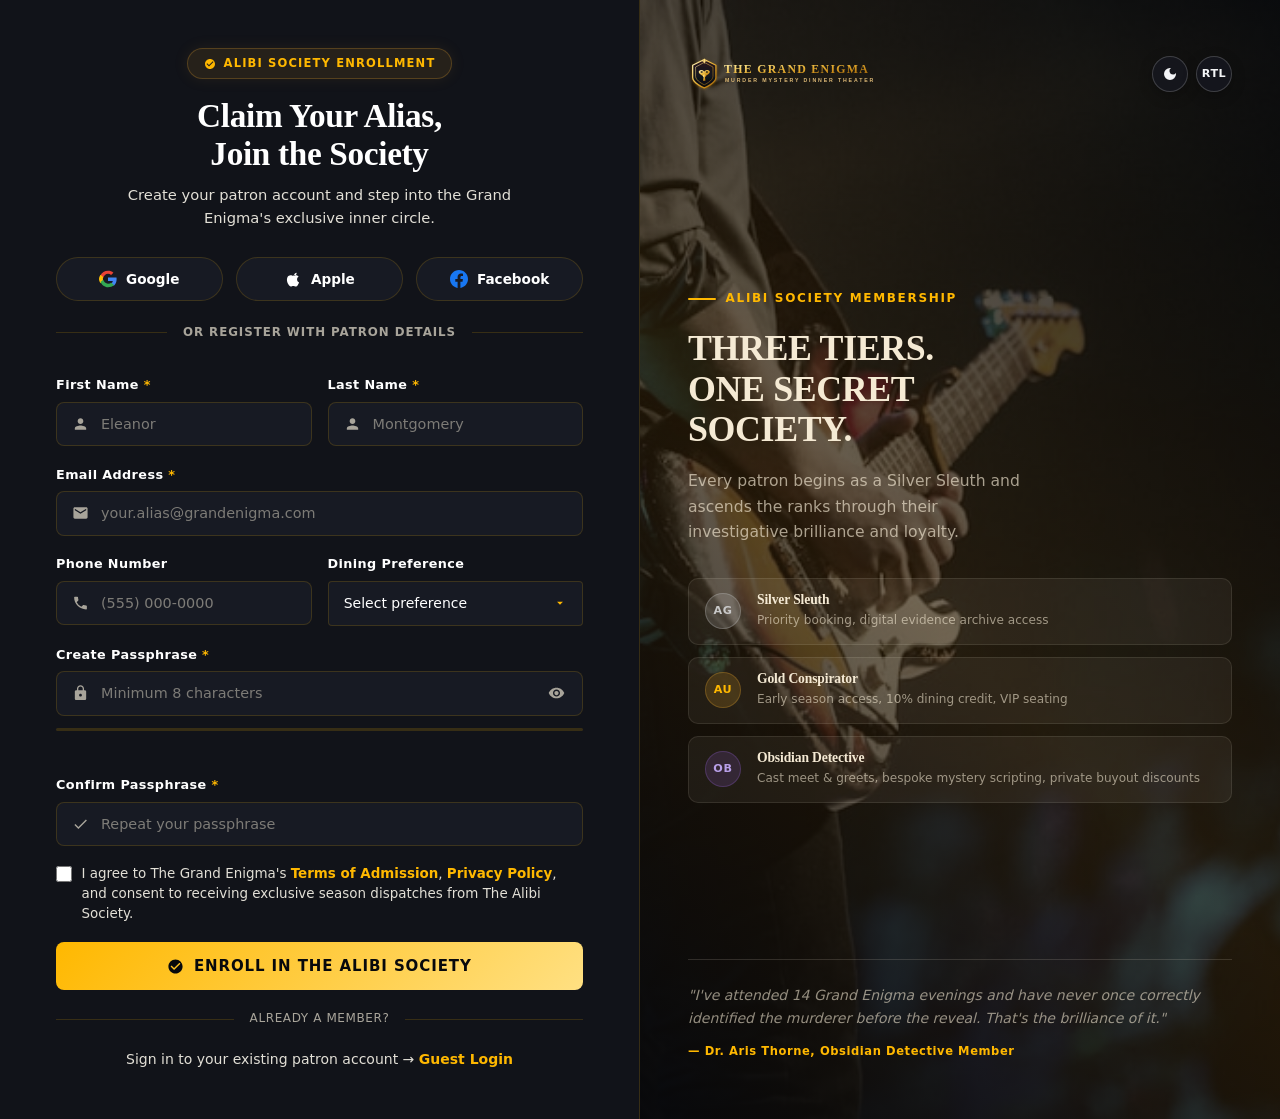
<file: register.html>
<!DOCTYPE html>
<html lang="en" data-theme="dark" dir="ltr">
<head>
  <meta charset="UTF-8">
  <meta name="viewport" content="width=device-width, initial-scale=1.0">
  <meta http-equiv="X-UA-Compatible" content="ie=edge">
  <title>Join The Alibi Society | Register | The Grand Enigma Murder Mystery Dinner Theater</title>
  <meta name="description" content="Create your Grand Enigma patron account to unlock exclusive loyalty perks, priority seating for mystery premieres, and personalized theatrical experiences.">
  <meta name="keywords" content="murder mystery dinner register, guest membership, alibi society, loyalty program, The Grand Enigma">
  <meta property="og:title" content="Join The Alibi Society | The Grand Enigma">
  <meta property="og:description" content="Register as a Grand Enigma patron and gain access to priority seating, loyalty rewards, and exclusive murder mystery season invitations.">
  <meta property="og:type" content="website">
  <link rel="icon" type="image/svg+xml" href="assets/images/branding/logo-emblem.svg">
  <link rel="stylesheet" href="assets/css/style.css?v=3.5">
  <link rel="stylesheet" href="assets/css/responsive.css?v=2.1">
  <style>
    /* =============================================
       AUTH PAGE — REGISTER FULL IMMERSIVE LAYOUT
       Right: Visual / Left: Form (reversed vs. Login)
    ============================================= */
    *, *::before, *::after { box-sizing: border-box; }

    body.auth-body {
      min-height: 100vh;
      display: flex;
      flex-direction: column;
      background: var(--bg-base);
      overflow-x: hidden;
    }

    .auth-wrap {
      flex: 1;
      display: grid;
      grid-template-columns: 1fr 1fr;
      min-height: 100vh;
    }

    /* ——— Left: Form Panel ——— */
    .auth-form-panel {
      display: flex;
      flex-direction: column;
      justify-content: flex-start;
      padding: 3rem 3.5rem 3rem 3.5rem;
      background: var(--bg-surface);
      border-right: 1px solid var(--border-subtle);
      overflow-y: auto;
    }

    .auth-form-header {
      margin-bottom: 1.75rem;
      text-align: center;
      display: flex;
      flex-direction: column;
      align-items: center;
      justify-content: center;
    }

    .auth-form-badge {
      display: inline-flex;
      align-items: center;
      gap: 0.5rem;
      background: rgba(196, 141, 40, 0.12);
      border: 1px solid rgba(196, 141, 40, 0.3);
      color: var(--accent-gold);
      font-size: 0.72rem;
      font-weight: 700;
      letter-spacing: 0.1em;
      text-transform: uppercase;
      padding: 0.32rem 0.95rem;
      border-radius: 30px;
      margin: 0 auto 1.1rem;
      box-shadow: 0 0 15px rgba(196, 141, 40, 0.1);
    }

    .auth-form-badge svg { width: 12px; height: 12px; fill: currentColor; }

    .auth-form-title {
      font-size: clamp(1.6rem, 2.6vw, 2.15rem);
      font-weight: 800;
      color: var(--text-primary);
      letter-spacing: -0.01em;
      margin-bottom: 0.65rem;
      line-height: 1.15;
      text-align: center;
    }

    .auth-form-subtitle {
      font-size: 0.92rem;
      color: var(--text-secondary);
      line-height: 1.55;
      text-align: center;
      max-width: 440px;
      margin: 0 auto;
    }

    /* Social Authentication Icons & Buttons */
    .auth-social-wrap {
      margin-bottom: 1.5rem;
      width: 100%;
      text-align: center;
    }

    .auth-social-buttons {
      display: flex;
      gap: 0.85rem;
      justify-content: center;
      align-items: center;
      width: 100%;
    }

    .auth-social-btn {
      flex: 1;
      display: inline-flex;
      align-items: center;
      justify-content: center;
      gap: 0.55rem;
      padding: 0.75rem 0.95rem;
      border-radius: 30px;
      background: var(--bg-surface-alt);
      border: 1px solid var(--border-subtle);
      color: var(--text-primary);
      font-size: 0.85rem;
      font-weight: 600;
      cursor: pointer;
      transition: all var(--transition-fast, 0.2s);
      font-family: inherit;
    }

    .auth-social-btn:hover {
      background: rgba(196, 141, 40, 0.12);
      border-color: var(--accent-gold);
      transform: translateY(-2px);
      box-shadow: 0 4px 14px rgba(0, 0, 0, 0.2);
    }

    .auth-social-btn svg {
      width: 18px;
      height: 18px;
      flex-shrink: 0;
    }

    .auth-social-divider {
      display: flex;
      align-items: center;
      text-align: center;
      margin: 1.35rem 0 0.5rem;
    }

    .auth-social-divider::before,
    .auth-social-divider::after {
      content: '';
      flex: 1;
      border-bottom: 1px solid var(--border-subtle);
    }

    .auth-social-divider span {
      padding: 0 1rem;
      font-size: 0.74rem;
      text-transform: uppercase;
      letter-spacing: 0.08em;
      color: var(--text-muted);
      font-weight: 600;
    }

    [data-theme="light"] .auth-social-btn {
      background: #F8F9FA;
      border-color: rgba(0, 0, 0, 0.12);
      color: #1E293B;
    }

    [data-theme="light"] .auth-social-btn:hover {
      background: #FFFDF9;
      border-color: #B45309;
      color: #000000;
    }

    /* Form Grid */
    .auth-form {
      display: flex;
      flex-direction: column;
      gap: 1.1rem;
    }

    .auth-two-col {
      display: grid;
      grid-template-columns: 1fr 1fr;
      gap: 1rem;
    }

    .auth-field-group {
      display: flex;
      flex-direction: column;
      gap: 0.4rem;
    }

    .auth-field-label {
      font-size: 0.8rem;
      font-weight: 600;
      color: var(--text-primary);
      letter-spacing: 0.03em;
    }

    .auth-field-label span { color: var(--accent-gold); }

    .auth-input-wrap { position: relative; }

    .auth-input-icon {
      position: absolute;
      left: 1rem;
      top: 50%;
      transform: translateY(-50%);
      width: 17px;
      height: 17px;
      fill: var(--text-muted);
      pointer-events: none;
      transition: fill 0.2s;
    }

    .auth-input {
      width: 100%;
      padding: 0.82rem 1rem 0.82rem 2.75rem;
      background: var(--bg-surface-alt);
      border: 1.5px solid var(--border-subtle);
      border-radius: var(--border-radius-md);
      color: var(--text-primary);
      font-size: 0.9rem;
      font-family: inherit;
      transition: border-color 0.2s, box-shadow 0.2s, background 0.2s;
      outline: none;
    }

    .auth-input::placeholder { color: var(--text-muted); opacity: 0.7; }

    .auth-input:focus {
      border-color: var(--accent-gold);
      box-shadow: 0 0 0 3px rgba(196, 141, 40, 0.14);
      background: var(--bg-surface-elevated);
    }

    .auth-input-wrap:focus-within .auth-input-icon { fill: var(--accent-gold); }

    .auth-select {
      width: 100%;
      padding: 0.82rem 2.25rem 0.82rem 2.75rem;
      background: var(--bg-surface-alt);
      background-image: url("data:image/svg+xml,%3Csvg xmlns='http://www.w3.org/2000/svg' width='16' height='16' viewBox='0 0 24 24' fill='none' stroke='%23FFB800' stroke-width='2.5' stroke-linecap='round' stroke-linejoin='round'%3E%3Cpolyline points='6 9 12 15 18 9'%3E%3C/polyline%3E%3C/svg%3E");
      background-repeat: no-repeat;
      background-position: right 0.85rem center;
      background-size: 14px 14px;
      border: 1.5px solid var(--border-subtle);
      border-radius: var(--border-radius-md);
      color: var(--text-primary);
      font-size: 0.9rem;
      font-family: inherit;
      transition: border-color 0.2s, box-shadow 0.2s;
      outline: none;
      cursor: pointer;
      -webkit-appearance: none;
      appearance: none;
    }

    [data-theme="light"] .auth-select {
      background-color: #FFFFFF;
      background-image: url("data:image/svg+xml,%3Csvg xmlns='http://www.w3.org/2000/svg' width='16' height='16' viewBox='0 0 24 24' fill='none' stroke='%23B45309' stroke-width='2.5' stroke-linecap='round' stroke-linejoin='round'%3E%3Cpolyline points='6 9 12 15 18 9'%3E%3C/polyline%3E%3C/svg%3E");
      color: #111827;
      border-color: #D1D5DB;
    }

    .auth-select option {
      background: #18191E;
      color: #FFFFFF;
      padding: 0.6rem 0.8rem;
    }

    [data-theme="light"] .auth-select option {
      background: #FFFFFF;
      color: #111827;
    }

    .auth-select:focus {
      border-color: var(--accent-gold);
      box-shadow: 0 0 0 3px rgba(196, 141, 40, 0.14);
    }

    /* Password toggle */
    .auth-pw-toggle {
      position: absolute;
      right: 0.9rem;
      top: 50%;
      transform: translateY(-50%);
      background: none;
      border: none;
      cursor: pointer;
      padding: 4px;
      color: var(--text-muted);
      display: flex;
      align-items: center;
      transition: color 0.2s;
    }

    .auth-pw-toggle:hover { color: var(--accent-gold); }
    .auth-pw-toggle svg { width: 17px; height: 17px; fill: currentColor; }

    /* Password strength */
    .pw-strength-bar {
      height: 3px;
      border-radius: 4px;
      background: var(--border-subtle);
      margin-top: 0.4rem;
      overflow: hidden;
    }

    .pw-strength-fill {
      height: 100%;
      border-radius: 4px;
      width: 0%;
      transition: width 0.3s, background 0.3s;
    }

    .pw-strength-label {
      font-size: 0.72rem;
      color: var(--text-muted);
      margin-top: 0.2rem;
      min-height: 1rem;
    }

    /* Terms */
    .auth-terms {
      display: flex;
      align-items: flex-start;
      gap: 0.6rem;
      font-size: 0.84rem;
      color: var(--text-secondary);
      line-height: 1.5;
    }

    .auth-terms input[type="checkbox"] {
      width: 16px;
      height: 16px;
      accent-color: var(--accent-gold);
      cursor: pointer;
      flex-shrink: 0;
      margin-top: 2px;
    }

    .auth-terms a {
      color: var(--accent-gold);
      text-decoration: none;
      font-weight: 600;
    }

    .auth-terms a:hover { opacity: 0.75; }

    /* Submit Button */
    .auth-submit-btn {
      width: 100%;
      padding: 0.95rem 1.5rem;
      background: linear-gradient(135deg, var(--color-gold-main) 0%, var(--color-gold-bright) 100%);
      color: #08090C;
      font-size: 0.9375rem;
      font-weight: 700;
      letter-spacing: 0.06em;
      text-transform: uppercase;
      border: none;
      border-radius: var(--border-radius-md);
      cursor: pointer;
      display: flex;
      align-items: center;
      justify-content: center;
      gap: 0.6rem;
      transition: all 0.25s;
      position: relative;
      overflow: hidden;
    }

    .auth-submit-btn:hover {
      transform: translateY(-2px);
      box-shadow: 0 8px 24px rgba(196, 141, 40, 0.4);
    }

    .auth-submit-btn svg { width: 17px; height: 17px; fill: currentColor; }

    /* Divider */
    .auth-divider {
      display: flex;
      align-items: center;
      gap: 1rem;
      margin: 0.1rem 0;
    }

    .auth-divider::before,
    .auth-divider::after {
      content: '';
      flex: 1;
      height: 1px;
      background: var(--border-subtle);
    }

    .auth-divider span {
      font-size: 0.75rem;
      color: var(--text-muted);
      white-space: nowrap;
      letter-spacing: 0.05em;
      text-transform: uppercase;
    }

    .auth-switch {
      text-align: center;
      font-size: 0.875rem;
      color: var(--text-secondary);
    }

    .auth-switch a {
      color: var(--accent-gold);
      font-weight: 700;
      text-decoration: none;
    }

    .auth-switch a:hover { opacity: 0.75; }

    /* Validation */
    .auth-field-error {
      font-size: 0.775rem;
      color: #e55;
      display: none;
    }

    .auth-field-group.has-error .auth-field-error { display: block; }
    .auth-field-group.has-error .auth-input,
    .auth-field-group.has-error .auth-select { border-color: #e55; }
    .auth-field-group.is-valid .auth-input,
    .auth-field-group.is-valid .auth-select { border-color: #4caf85; }

    /* ——— Right Panel: Immersive Visual ——— */
    .auth-visual {
      position: relative;
      overflow: hidden;
    }

    .auth-visual-img {
      position: absolute;
      inset: 0;
      width: 100%;
      height: 100%;
      object-fit: cover;
      object-position: center;
      filter: brightness(0.38) saturate(0.55);
    }

    .auth-visual-overlay {
      position: absolute;
      inset: 0;
      background: linear-gradient(
        225deg,
        rgba(8, 9, 12, 0.6) 0%,
        rgba(139, 90, 20, 0.22) 55%,
        rgba(8, 9, 12, 0.88) 100%
      );
    }

    .auth-visual-content {
      position: relative;
      z-index: 2;
      padding: 3.5rem 3rem;
      height: 100%;
      display: flex;
      flex-direction: column;
      justify-content: space-between;
    }

    .auth-visual-top-bar {
      display: flex;
      align-items: center;
      justify-content: space-between;
      width: 100%;
      gap: 1rem;
    }

    .auth-visual-brand {
      display: flex;
      align-items: center;
      gap: 0.85rem;
      text-decoration: none;
    }

    .auth-visual-brand img { height: 42px; width: auto; }

    .auth-visual-headline {
      flex: 1;
      display: flex;
      flex-direction: column;
      justify-content: center;
      padding: 2.5rem 0 2rem;
    }

    .auth-eyebrow {
      font-size: 0.75rem;
      font-weight: 700;
      letter-spacing: 0.14em;
      text-transform: uppercase;
      color: var(--accent-gold);
      margin-bottom: 1.25rem;
      display: flex;
      align-items: center;
      gap: 0.6rem;
    }

    .auth-eyebrow::before {
      content: '';
      display: block;
      width: 28px;
      height: 2px;
      background: var(--accent-gold);
      border-radius: 2px;
    }

    .auth-visual-title {
      font-size: clamp(1.75rem, 2.8vw, 2.6rem);
      font-weight: 800;
      line-height: 1.12;
      letter-spacing: -0.01em;
      color: #f5ead4;
      margin-bottom: 1.25rem;
      text-transform: uppercase;
    }

    .auth-visual-sub {
      font-size: 0.975rem;
      color: rgba(245, 234, 212, 0.65);
      line-height: 1.65;
      max-width: 340px;
    }

    /* Membership tiers */
    .auth-tiers-list {
      display: flex;
      flex-direction: column;
      gap: 0.75rem;
      margin-top: 2rem;
    }

    .auth-tier-card {
      display: flex;
      align-items: center;
      gap: 1rem;
      background: rgba(245, 234, 212, 0.06);
      border: 1px solid rgba(245, 234, 212, 0.1);
      border-radius: 10px;
      padding: 0.8rem 1rem;
    }

    .auth-tier-icon {
      width: 36px;
      height: 36px;
      border-radius: 50%;
      display: flex;
      align-items: center;
      justify-content: center;
      flex-shrink: 0;
      font-size: 0.7rem;
      font-weight: 800;
      letter-spacing: 0.06em;
    }

    .tier-silver { background: rgba(192, 192, 192, 0.2); color: #c8c8c8; border: 1px solid rgba(192,192,192,0.3); }
    .tier-gold   { background: rgba(196, 141, 40, 0.22); color: var(--accent-gold); border: 1px solid rgba(196,141,40,0.35); }
    .tier-obsidian { background: rgba(138, 90, 200, 0.18); color: #b89fe8; border: 1px solid rgba(138,90,200,0.3); }

    .auth-tier-info h4 {
      font-size: 0.85rem;
      font-weight: 700;
      color: #f5ead4;
      margin: 0 0 0.15rem;
    }

    .auth-tier-info p {
      font-size: 0.755rem;
      color: rgba(245, 234, 212, 0.58);
      margin: 0;
    }

    .auth-visual-quote {
      border-top: 1px solid rgba(245, 234, 212, 0.15);
      padding-top: 1.5rem;
    }

    .auth-quote-text {
      font-size: 0.875rem;
      color: rgba(245, 234, 212, 0.58);
      font-style: italic;
      line-height: 1.6;
      margin-bottom: 0.5rem;
    }

    .auth-quote-attr {
      font-size: 0.72rem;
      color: var(--accent-gold);
      font-weight: 600;
      letter-spacing: 0.05em;
    }

    /* Auth page footer */
    .auth-page-footer {
      padding: 1.25rem 2rem;
      background: var(--bg-surface);
      border-top: 1px solid var(--border-subtle);
      text-align: center;
    }

    .auth-page-footer p {
      font-size: 0.775rem;
      color: var(--text-muted);
    }

    .auth-page-footer a { color: var(--accent-gold); text-decoration: none; }

    .auth-visual-top-bar {
      display: flex;
      align-items: center;
      justify-content: space-between;
      width: 100%;
      gap: 1rem;
      margin-bottom: 2rem;
      position: relative;
      z-index: 10;
    }

    .auth-visual-brand {
      display: inline-flex;
      align-items: center;
      flex: 1;
      max-width: calc(100% - 90px);
      text-decoration: none;
    }

    .auth-visual-brand img {
      height: 36px;
      width: auto;
      max-width: 100%;
      object-fit: contain;
    }

    .auth-actions-group {
      display: flex;
      align-items: center;
      gap: 0.5rem;
      flex-shrink: 0;
    }

    .auth-ctrl-btn {
      width: 36px;
      height: 36px;
      border-radius: var(--border-radius-full);
      background: rgba(22, 24, 32, 0.82);
      border: 1px solid rgba(255, 255, 255, 0.18);
      display: flex;
      align-items: center;
      justify-content: center;
      color: #F3F4F6;
      cursor: pointer;
      backdrop-filter: blur(14px);
      -webkit-backdrop-filter: blur(14px);
      box-shadow: 0 4px 14px rgba(0, 0, 0, 0.25);
      transition: all var(--transition-base);
    }

    .auth-ctrl-btn:hover {
      border-color: var(--accent-gold);
      color: var(--accent-gold);
      background: rgba(30, 34, 46, 0.95);
      transform: translateY(-1px);
    }

    .auth-ctrl-btn svg {
      width: 16px;
      height: 16px;
      fill: currentColor;
    }

    .auth-ctrl-btn .rtl-toggle-text {
      font-size: 0.7rem;
      font-weight: 700;
      letter-spacing: 0.05em;
      color: inherit;
    }

    [data-theme="light"] .auth-ctrl-btn {
      background: rgba(255, 255, 255, 0.92);
      border-color: rgba(0, 0, 0, 0.12);
      color: #1E293B;
      box-shadow: 0 4px 14px rgba(0, 0, 0, 0.08);
    }

    [data-theme="light"] .auth-ctrl-btn:hover {
      border-color: #B45309;
      color: #B45309;
      background: #FFFFFF;
    }

    /* ——— Responsive ——— */
    @media (max-width: 900px) {
      .auth-wrap {
        grid-template-columns: 1fr;
        min-height: auto;
      }

      /* On mobile, visual goes first (top), form below */
      .auth-form-panel {
        order: 2;
        border-right: none;
        border-top: 1px solid var(--border-subtle);
        padding: 2.5rem 1.75rem;
      }

      .auth-visual {
        order: 1;
        min-height: 280px;
        max-height: 320px;
      }

      .auth-visual-content { padding: 2rem 1.75rem; }
      .auth-visual-headline { padding: 1.25rem 0 1rem; }
      .auth-tiers-list { display: none; }
      .auth-visual-quote { display: none; }
    }

    @media (max-width: 600px) {
      .auth-two-col { grid-template-columns: 1fr; }
      .auth-form-panel { padding: 2rem 1.25rem; }
      .auth-visual { min-height: 240px; max-height: 280px; }
    }

    @media (max-width: 480px) {
      .auth-form-panel { padding: 1.75rem 1rem; }
      .auth-submit-btn { padding: 0.85rem 1rem; font-size: 0.875rem; }
      .auth-select { padding: 0.75rem 2rem 0.75rem 2.4rem; font-size: 0.85rem; }
    }

    @media (max-width: 320px) {
      .auth-form-panel { padding: 1.25rem 0.65rem; }
      .auth-input { padding-left: 2.2rem; font-size: 0.82rem; }
      .auth-form-title { font-size: 1.35rem; }
    }
  </style>
</head>
<body class="auth-body">

  <!-- =========================================================================
       Page Preloader (Modern Luxury Mystery Loader)
       ========================================================================= -->
  <div id="pageLoader" class="page-loader" aria-hidden="true">
    <div class="page-loader-inner">
      <div class="loader-emblem-wrap">
        <div class="loader-pulse-ring"></div>
        <div class="loader-compass-ring"></div>
        <div class="loader-emblem">
          <svg viewBox="0 0 64 64" fill="none" class="loader-svg" xmlns="http://www.w3.org/2000/svg">
            <circle cx="32" cy="32" r="28" stroke="url(#loaderGoldGradReg)" stroke-width="2" stroke-dasharray="4 3" class="loader-orbit"/>
            <polygon points="32,8 39,25 56,32 39,39 32,56 25,39 8,32 25,25" fill="url(#loaderGoldGradReg)" opacity="0.9"/>
            <circle cx="32" cy="32" r="5" fill="#0D0A07" stroke="#C48D28" stroke-width="2"/>
            <defs>
              <linearGradient id="loaderGoldGradReg" x1="0%" y1="0%" x2="100%" y2="100%">
                <stop offset="0%" stop-color="#F3D17A"/>
                <stop offset="50%" stop-color="#C48D28"/>
                <stop offset="100%" stop-color="#8E6316"/>
              </linearGradient>
            </defs>
          </svg>
        </div>
      </div>
      <div class="loader-brand-title">THE GRAND ENIGMA</div>
      <div class="loader-status-text">Drafting Patron Dossier…</div>
      <div class="loader-bar-wrap">
        <div class="loader-bar-fill"></div>
      </div>
    </div>
  </div>

  <!-- =========================================================================
       3. Auth Split Layout (Form Left | Visual Right — reversed from login)
       ========================================================================= -->
  <main id="mainContent">
    <div class="auth-wrap">

      <!-- LEFT: Registration Form -->
      <div class="auth-form-panel">
        <div class="auth-form-header">
          <span class="auth-form-badge">
            <svg viewBox="0 0 24 24"><path d="M12 2C6.48 2 2 6.48 2 12s4.48 10 10 10 10-4.48 10-10S17.52 2 12 2zm-2 15l-5-5 1.41-1.41L10 14.17l7.59-7.59L19 8l-9 9z"/></svg>
            Alibi Society Enrollment
          </span>
          <h2 class="auth-form-title">Claim Your Alias,<br>Join the Society</h2>
          <p class="auth-form-subtitle">Create your patron account and step into the Grand Enigma's exclusive inner circle.</p>
        </div>

        <!-- Social Enrollment Options (Centered) -->
        <div class="auth-social-wrap">
          <div class="auth-social-buttons">
            <button type="button" class="auth-social-btn" aria-label="Sign up with Google" title="Continue with Google" onclick="window.showToast ? window.showToast('Enrolling via Google Patron Account...','info') : alert('Enrolling via Google...');">
              <svg viewBox="0 0 24 24" aria-hidden="true">
                <path fill="#EA4335" d="M12 5c1.6 0 3 .6 4.1 1.7l3.1-3.1C17.3 1.8 14.8 1 12 1 7.5 1 3.7 3.6 1.9 7.3l3.7 2.9C6.5 7.4 9 5 12 5z"/>
                <path fill="#4285F4" d="M23.5 12.3c0-.8-.1-1.6-.2-2.3H12v4.5h6.5c-.3 1.5-1.1 2.8-2.4 3.7l3.7 2.9c2.2-2 3.7-5 3.7-8.8z"/>
                <path fill="#FBBC05" d="M5.6 14.8c-.2-.7-.4-1.5-.4-2.8 0-1.3.2-2.1.4-2.8L1.9 6.3C.7 8.7 0 10.3 0 12s.7 3.3 1.9 5.7l3.7-2.9z"/>
                <path fill="#34A853" d="M12 23c3.2 0 6-1.1 8-3l-3.7-2.9c-1.1.7-2.5 1.2-4.3 1.2-3 0-5.5-2.4-6.4-5.2L1.9 16C3.7 19.7 7.5 23 12 23z"/>
              </svg>
              <span>Google</span>
            </button>
            <button type="button" class="auth-social-btn" aria-label="Sign up with Apple" title="Continue with Apple" onclick="window.showToast ? window.showToast('Enrolling via Apple ID...','info') : alert('Enrolling via Apple...');">
              <svg viewBox="0 0 24 24" fill="currentColor" aria-hidden="true">
                <path d="M18.71 19.5c-.83 1.24-1.71 2.45-3.05 2.47-1.34.03-1.77-.79-3.29-.79-1.53 0-2 .77-3.27.82-1.31.05-2.3-1.32-3.14-2.53C4.25 17 2.94 12.45 4.7 9.39c.87-1.52 2.43-2.48 4.12-2.51 1.28-.02 2.5.87 3.29.87.78 0 2.26-1.07 3.81-.91.65.03 2.47.26 3.64 1.98-.09.06-2.17 1.28-2.15 3.81.03 3.02 2.65 4.03 2.68 4.04-.03.07-.42 1.44-1.38 2.83M15.97 6.42c.62-.75 1.04-1.8 0.92-2.85-.9.04-2 .6-2.65 1.35-.57.66-1.06 1.73-.93 2.76 1.01.08 2.04-.51 2.66-1.26z"/>
              </svg>
              <span>Apple</span>
            </button>
            <button type="button" class="auth-social-btn" aria-label="Sign up with Facebook" title="Continue with Facebook" onclick="window.showToast ? window.showToast('Enrolling via Facebook...','info') : alert('Enrolling via Facebook...');">
              <svg viewBox="0 0 24 24" fill="#1877F2" aria-hidden="true">
                <path d="M24 12.073c0-6.627-5.373-12-12-12s-12 5.373-12 12c0 5.99 4.388 10.954 10.125 11.854v-8.385H7.078v-3.47h3.047V9.43c0-3.007 1.792-4.669 4.533-4.669 1.312 0 2.686.235 2.686.235v2.953H15.83c-1.491 0-1.956.925-1.956 1.874v2.25h3.328l-.532 3.47h-2.796v8.385C19.612 23.027 24 18.062 24 12.073z"/>
              </svg>
              <span>Facebook</span>
            </button>
          </div>
          <div class="auth-social-divider">
            <span>Or register with patron details</span>
          </div>
        </div>

        <form class="auth-form" id="registerForm" novalidate aria-label="Guest Registration Form">

          <!-- First + Last Name -->
          <div class="auth-two-col">
            <div class="auth-field-group" id="firstNameGroup">
              <label class="auth-field-label" for="regFirstName">First Name <span>*</span></label>
              <div class="auth-input-wrap">
                <svg class="auth-input-icon" viewBox="0 0 24 24" aria-hidden="true">
                  <path d="M12 12c2.21 0 4-1.79 4-4s-1.79-4-4-4-4 1.79-4 4 1.79 4 4 4zm0 2c-2.67 0-8 1.34-8 4v2h16v-2c0-2.66-5.33-4-8-4z"/>
                </svg>
                <input type="text" id="regFirstName" name="firstName" class="auth-input" placeholder="Eleanor" autocomplete="given-name" required aria-describedby="firstNameError">
              </div>
              <span class="auth-field-error" id="firstNameError" role="alert">Please enter your first name.</span>
            </div>

            <div class="auth-field-group" id="lastNameGroup">
              <label class="auth-field-label" for="regLastName">Last Name <span>*</span></label>
              <div class="auth-input-wrap">
                <svg class="auth-input-icon" viewBox="0 0 24 24" aria-hidden="true">
                  <path d="M12 12c2.21 0 4-1.79 4-4s-1.79-4-4-4-4 1.79-4 4 1.79 4 4 4zm0 2c-2.67 0-8 1.34-8 4v2h16v-2c0-2.66-5.33-4-8-4z"/>
                </svg>
                <input type="text" id="regLastName" name="lastName" class="auth-input" placeholder="Montgomery" autocomplete="family-name" required aria-describedby="lastNameError">
              </div>
              <span class="auth-field-error" id="lastNameError" role="alert">Please enter your last name.</span>
            </div>
          </div>

          <!-- Email -->
          <div class="auth-field-group" id="regEmailGroup">
            <label class="auth-field-label" for="regEmail">Email Address <span>*</span></label>
            <div class="auth-input-wrap">
              <svg class="auth-input-icon" viewBox="0 0 24 24" aria-hidden="true">
                <path d="M20 4H4c-1.1 0-2 .9-2 2v12c0 1.1.9 2 2 2h16c1.1 0 2-.9 2-2V6c0-1.1-.9-2-2-2zm0 4l-8 5-8-5V6l8 5 8-5v2z"/>
              </svg>
              <input type="email" id="regEmail" name="email" class="auth-input" placeholder="your.alias@grandenigma.com" autocomplete="email" required aria-describedby="regEmailError">
            </div>
            <span class="auth-field-error" id="regEmailError" role="alert">Please enter a valid email address.</span>
          </div>

          <!-- Phone + Dining Preference -->
          <div class="auth-two-col">
            <div class="auth-field-group" id="phoneGroup">
              <label class="auth-field-label" for="regPhone">Phone Number</label>
              <div class="auth-input-wrap">
                <svg class="auth-input-icon" viewBox="0 0 24 24" aria-hidden="true">
                  <path d="M6.62 10.79a15.053 15.053 0 006.59 6.59l2.2-2.2c.27-.27.67-.36 1.02-.24 1.12.37 2.33.57 3.57.57.55 0 1 .45 1 1V20c0 .55-.45 1-1 1-9.39 0-17-7.61-17-17 0-.55.45-1 1-1h3.5c.55 0 1 .45 1 1 0 1.25.2 2.45.57 3.57.11.35.03.74-.25 1.02l-2.2 2.2z"/>
                </svg>
                <input type="tel" id="regPhone" name="phone" class="auth-input" placeholder="(555) 000-0000" autocomplete="tel">
              </div>
            </div>

            <div class="auth-field-group" id="diningGroup">
              <label class="auth-field-label" for="regDining">Dining Preference</label>
              <div class="auth-input-wrap">
                <svg class="auth-input-icon" viewBox="0 0 24 24" aria-hidden="true">
                  <path d="M11 9H9V2H7v7H5V2H3v7c0 2.12 1.66 3.84 3.75 3.97V22h2.5v-9.03C11.34 12.84 13 11.12 13 9V2h-2v7zm5-3v8h2.5v8H21V2c-2.76 0-5 2.24-5 4z"/>
                </svg>
                <select id="regDining" name="dining" class="auth-select">
                  <option value="" disabled selected>Select preference</option>
                  <option value="standard">Standard Menu</option>
                  <option value="vegetarian">Vegetarian</option>
                  <option value="vegan">Vegan</option>
                  <option value="gluten-free">Gluten-Free</option>
                  <option value="halal">Halal</option>
                  <option value="kosher">Kosher</option>
                </select>
              </div>
            </div>
          </div>

          <!-- Password -->
          <div class="auth-field-group" id="regPwGroup">
            <label class="auth-field-label" for="regPassword">Create Passphrase <span>*</span></label>
            <div class="auth-input-wrap">
              <svg class="auth-input-icon" viewBox="0 0 24 24" aria-hidden="true">
                <path d="M18 8h-1V6c0-2.76-2.24-5-5-5S7 3.24 7 6v2H6c-1.1 0-2 .9-2 2v10c0 1.1.9 2 2 2h12c1.1 0 2-.9 2-2V10c0-1.1-.9-2-2-2zm-6 9c-1.1 0-2-.9-2-2s.9-2 2-2 2 .9 2 2-.9 2-2 2zm3.1-9H8.9V6c0-1.71 1.39-3.1 3.1-3.1s3.1 1.39 3.1 3.1v2z"/>
              </svg>
              <input type="password" id="regPassword" name="password" class="auth-input" placeholder="Minimum 8 characters" autocomplete="new-password" required aria-describedby="regPwError">
              <button type="button" class="auth-pw-toggle" id="regPwToggle" aria-label="Show or hide password">
                <svg id="regEyeShow" viewBox="0 0 24 24"><path d="M12 4.5C7 4.5 2.73 7.61 1 12c1.73 4.39 6 7.5 11 7.5s9.27-3.11 11-7.5c-1.73-4.39-6-7.5-11-7.5zM12 17c-2.76 0-5-2.24-5-5s2.24-5 5-5 5 2.24 5 5-2.24 5-5 5zm0-8c-1.66 0-3 1.34-3 3s1.34 3 3 3 3-1.34 3-3-1.34-3-3-3z"/></svg>
                <svg id="regEyeHide" viewBox="0 0 24 24" style="display:none"><path d="M12 7c2.76 0 5 2.24 5 5 0 .65-.13 1.26-.36 1.83l2.92 2.92c1.51-1.26 2.7-2.89 3.43-4.75-1.73-4.39-6-7.5-11-7.5-1.4 0-2.74.25-3.98.7l2.16 2.16C10.74 7.13 11.35 7 12 7zM2 4.27l2.28 2.28.46.46A11.804 11.804 0 001 12c1.73 4.39 6 7.5 11 7.5 1.55 0 3.03-.3 4.38-.84l.42.42L19.73 22 21 20.73 3.27 3 2 4.27zM7.53 9.8l1.55 1.55c-.05.21-.08.43-.08.65 0 1.66 1.34 3 3 3 .22 0 .44-.03.65-.08l1.55 1.55c-.67.33-1.41.53-2.2.53-2.76 0-5-2.24-5-5 0-.79.2-1.53.53-2.2zm4.31-.78l3.15 3.15.02-.16c0-1.66-1.34-3-3-3l-.17.01z"/></svg>
              </button>
            </div>
            <div class="pw-strength-bar"><div class="pw-strength-fill" id="pwStrengthFill"></div></div>
            <p class="pw-strength-label" id="pwStrengthLabel"></p>
            <span class="auth-field-error" id="regPwError" role="alert">Password must be at least 8 characters.</span>
          </div>

          <!-- Confirm Password -->
          <div class="auth-field-group" id="regPwConfirmGroup">
            <label class="auth-field-label" for="regPasswordConfirm">Confirm Passphrase <span>*</span></label>
            <div class="auth-input-wrap">
              <svg class="auth-input-icon" viewBox="0 0 24 24" aria-hidden="true">
                <path d="M9 16.17L4.83 12l-1.42 1.41L9 19 21 7l-1.41-1.41z"/>
              </svg>
              <input type="password" id="regPasswordConfirm" name="passwordConfirm" class="auth-input" placeholder="Repeat your passphrase" autocomplete="new-password" required aria-describedby="regPwConfirmError">
            </div>
            <span class="auth-field-error" id="regPwConfirmError" role="alert">Passphrases do not match.</span>
          </div>

          <!-- Terms -->
          <label class="auth-terms">
            <input type="checkbox" id="agreeTerms" name="terms" required>
            <span>
              I agree to The Grand Enigma's <a href="#">Terms of Admission</a>, <a href="#">Privacy Policy</a>, and consent to receiving exclusive season dispatches from The Alibi Society.
            </span>
          </label>

          <!-- Submit -->
          <button type="submit" class="auth-submit-btn" id="registerSubmit">
            <svg viewBox="0 0 24 24"><path d="M12 2C6.48 2 2 6.48 2 12s4.48 10 10 10 10-4.48 10-10S17.52 2 12 2zm-2 15l-5-5 1.41-1.41L10 14.17l7.59-7.59L19 8l-9 9z"/></svg>
            Enroll in The Alibi Society
          </button>

          <!-- Divider -->
          <div class="auth-divider"><span>Already a member?</span></div>

          <p class="auth-switch">
            Sign in to your existing patron account &rarr; <a href="login.html">Guest Login</a>
          </p>

        </form>
      </div>

      <!-- RIGHT: Immersive Visual -->
      <div class="auth-visual" aria-hidden="true">
        <img src="assets/images/experience/auth-register-bg.jpg" alt="Grand Enigma theater ambiance" class="auth-visual-img" loading="eager">
        <div class="auth-visual-overlay"></div>
        <div class="auth-visual-content">
          <div class="auth-visual-top-bar">
            <a href="index.html" class="auth-visual-brand" aria-label="The Grand Enigma Home">
              <img src="assets/images/branding/logo.svg" alt="The Grand Enigma">
            </a>
            <div class="auth-actions-group">
              <button type="button" class="toggle-btn theme-toggle-btn auth-ctrl-btn" aria-label="Toggle Color Theme" title="Toggle Light / Dark Mode">
                <svg viewBox="0 0 24 24" aria-hidden="true"><path d="M12 3a9 9 0 1 0 9 9c0-.46-.04-.92-.1-1.36a5.389 5.389 0 0 1-4.4 2.26 5.403 5.403 0 0 1-3.14-9.8c-.44-.06-.9-.1-1.36-.1z"/></svg>
              </button>
              <button type="button" class="toggle-btn rtl-toggle-btn auth-ctrl-btn" aria-label="Toggle Layout Direction" title="Toggle RTL / LTR">
                <span class="rtl-toggle-text">RTL</span>
              </button>
            </div>
          </div>

          <div class="auth-visual-headline">
            <p class="auth-eyebrow">Alibi Society Membership</p>
            <h1 class="auth-visual-title">Three Tiers.<br>One Secret<br>Society.</h1>
            <p class="auth-visual-sub">
              Every patron begins as a Silver Sleuth and ascends the ranks through their investigative brilliance and loyalty.
            </p>

            <div class="auth-tiers-list">
              <div class="auth-tier-card">
                <div class="auth-tier-icon tier-silver">AG</div>
                <div class="auth-tier-info">
                  <h4>Silver Sleuth</h4>
                  <p>Priority booking, digital evidence archive access</p>
                </div>
              </div>
              <div class="auth-tier-card">
                <div class="auth-tier-icon tier-gold">AU</div>
                <div class="auth-tier-info">
                  <h4>Gold Conspirator</h4>
                  <p>Early season access, 10% dining credit, VIP seating</p>
                </div>
              </div>
              <div class="auth-tier-card">
                <div class="auth-tier-icon tier-obsidian">OB</div>
                <div class="auth-tier-info">
                  <h4>Obsidian Detective</h4>
                  <p>Cast meet &amp; greets, bespoke mystery scripting, private buyout discounts</p>
                </div>
              </div>
            </div>
          </div>

          <div class="auth-visual-quote">
            <p class="auth-quote-text">"I've attended 14 Grand Enigma evenings and have never once correctly identified the murderer before the reveal. That's the brilliance of it."</p>
            <span class="auth-quote-attr">— Dr. Aris Thorne, Obsidian Detective Member</span>
          </div>
        </div>
      </div>

    </div>
  </main>



  <script src="assets/js/main.js"></script>
  <script>
    // Password toggle
    const regPwToggle = document.getElementById('regPwToggle');
    const regPwInput = document.getElementById('regPassword');
    const regEyeShow = document.getElementById('regEyeShow');
    const regEyeHide = document.getElementById('regEyeHide');

    if (regPwToggle) {
      regPwToggle.addEventListener('click', () => {
        const isPassword = regPwInput.type === 'password';
        regPwInput.type = isPassword ? 'text' : 'password';
        regEyeShow.style.display = isPassword ? 'none' : 'block';
        regEyeHide.style.display = isPassword ? 'block' : 'none';
        regPwToggle.setAttribute('aria-label', isPassword ? 'Hide password' : 'Show password');
      });
    }

    // Password strength meter
    const pwInput = document.getElementById('regPassword');
    const strengthFill = document.getElementById('pwStrengthFill');
    const strengthLabel = document.getElementById('pwStrengthLabel');

    if (pwInput) {
      pwInput.addEventListener('input', () => {
        const val = pwInput.value;
        let score = 0;
        if (val.length >= 8) score++;
        if (/[A-Z]/.test(val)) score++;
        if (/[0-9]/.test(val)) score++;
        if (/[^A-Za-z0-9]/.test(val)) score++;

        const levels = [
          { label: '', color: 'transparent', width: '0%' },
          { label: 'Weak alias', color: '#e55', width: '25%' },
          { label: 'Fair passphrase', color: '#f0a500', width: '50%' },
          { label: 'Strong passphrase', color: '#4caf85', width: '75%' },
          { label: 'Uncrackable code', color: '#2ecc71', width: '100%' }
        ];

        const lvl = val.length === 0 ? levels[0] : levels[Math.min(score, 4)];
        strengthFill.style.width = lvl.width;
        strengthFill.style.background = lvl.color;
        strengthLabel.textContent = lvl.label;
        strengthLabel.style.color = lvl.color;
      });
    }

    // Form validation
    const registerForm = document.getElementById('registerForm');
    if (registerForm) {
      registerForm.addEventListener('submit', (e) => {
        e.preventDefault();
        let valid = true;

        const checks = [
          {
            id: 'regFirstName', groupId: 'firstNameGroup', errorId: 'firstNameError',
            test: (v) => v.trim().length >= 2
          },
          {
            id: 'regLastName', groupId: 'lastNameGroup', errorId: 'lastNameError',
            test: (v) => v.trim().length >= 2
          },
          {
            id: 'regEmail', groupId: 'regEmailGroup', errorId: 'regEmailError',
            test: (v) => /^[^\s@]+@[^\s@]+\.[^\s@]+$/.test(v.trim())
          },
          {
            id: 'regPassword', groupId: 'regPwGroup', errorId: 'regPwError',
            test: (v) => v.trim().length >= 8
          }
        ];

        checks.forEach(({ id, groupId, test }) => {
          const input = document.getElementById(id);
          const group = document.getElementById(groupId);
          if (!test(input.value)) {
            group.classList.add('has-error');
            group.classList.remove('is-valid');
            valid = false;
          } else {
            group.classList.remove('has-error');
            group.classList.add('is-valid');
          }
        });

        // Confirm password match
        const pw = document.getElementById('regPassword');
        const pwConfirm = document.getElementById('regPasswordConfirm');
        const pwConfirmGroup = document.getElementById('regPwConfirmGroup');
        if (pw.value !== pwConfirm.value || pwConfirm.value.trim() === '') {
          pwConfirmGroup.classList.add('has-error');
          pwConfirmGroup.classList.remove('is-valid');
          valid = false;
        } else {
          pwConfirmGroup.classList.remove('has-error');
          pwConfirmGroup.classList.add('is-valid');
        }

        // Terms
        const terms = document.getElementById('agreeTerms');
        if (!terms.checked) {
          valid = false;
          terms.focus();
        }

        if (valid) {
          const btn = document.getElementById('registerSubmit');
          btn.textContent = 'Enrolling your alias…';
          btn.disabled = true;
          setTimeout(() => { window.location.href = 'dashboard.html'; }, 1400);
        }
      });
    }
  </script>
</body>
</html>
</file>
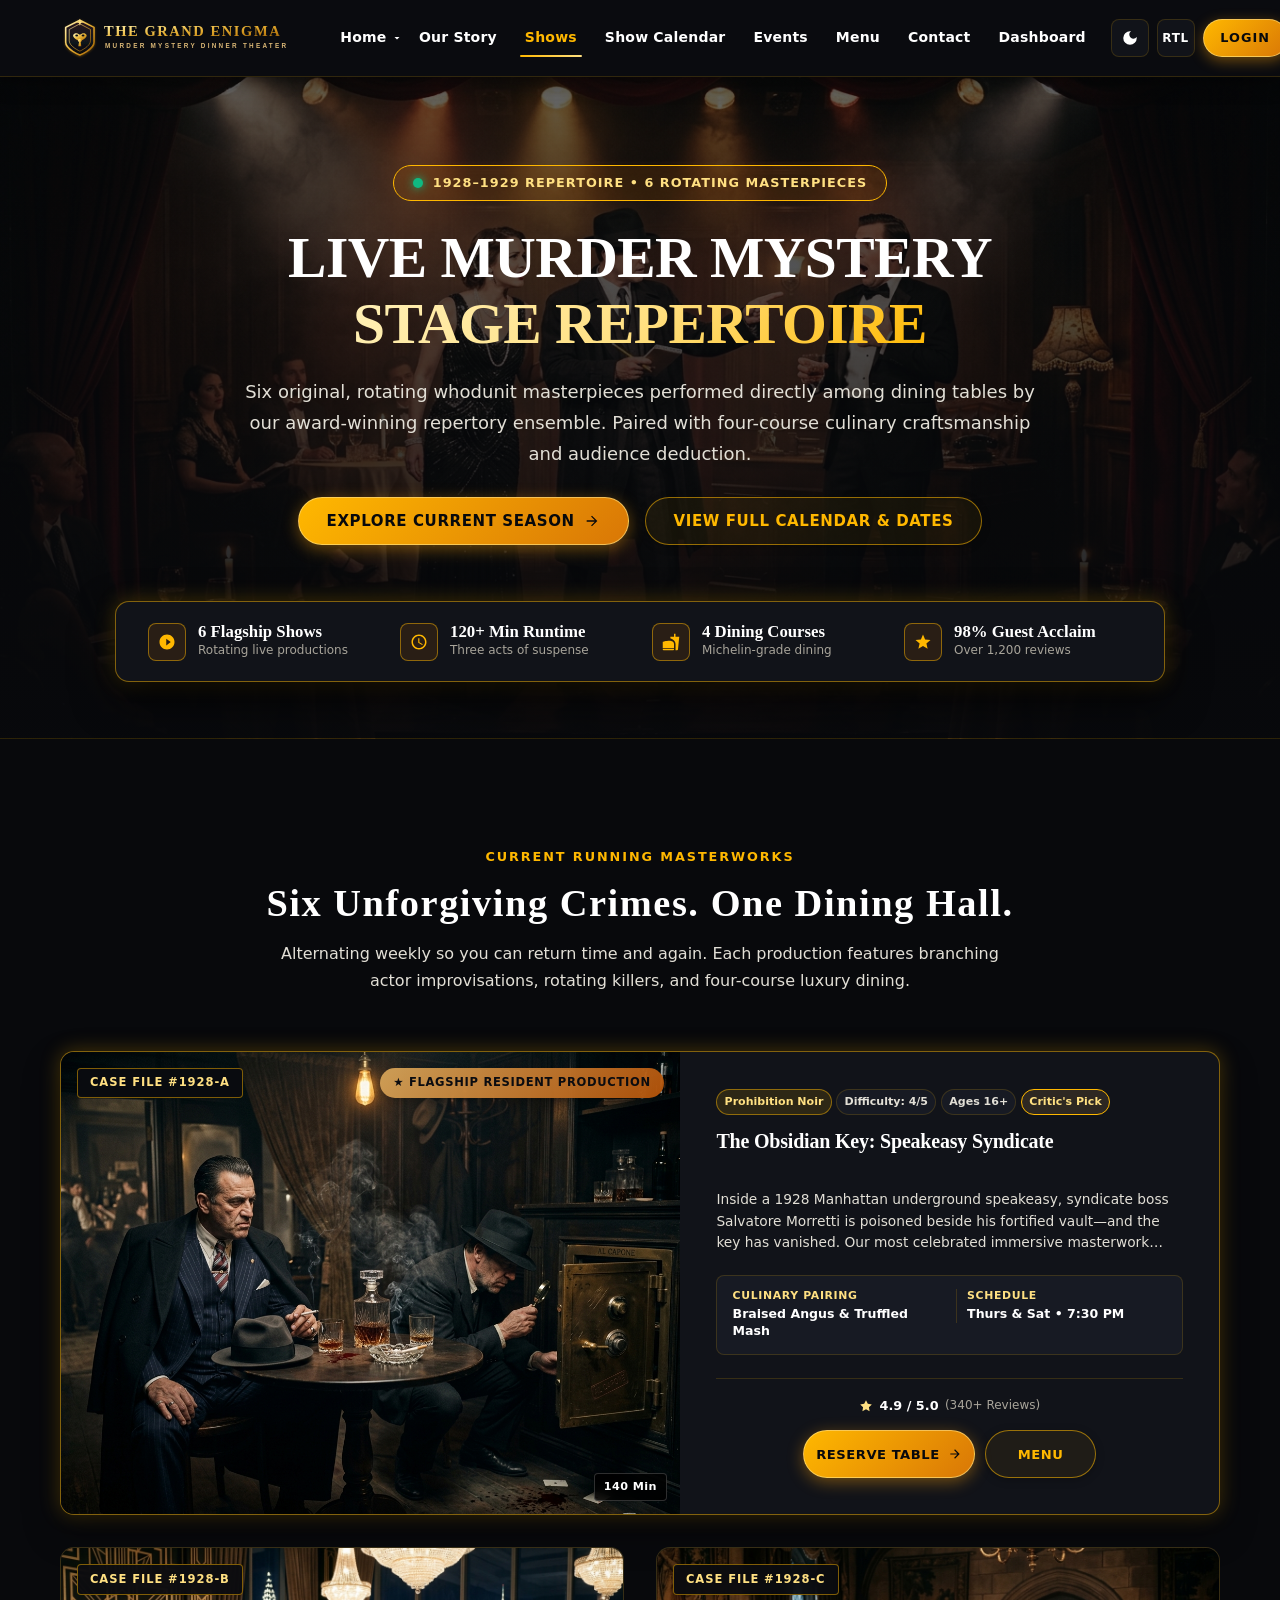
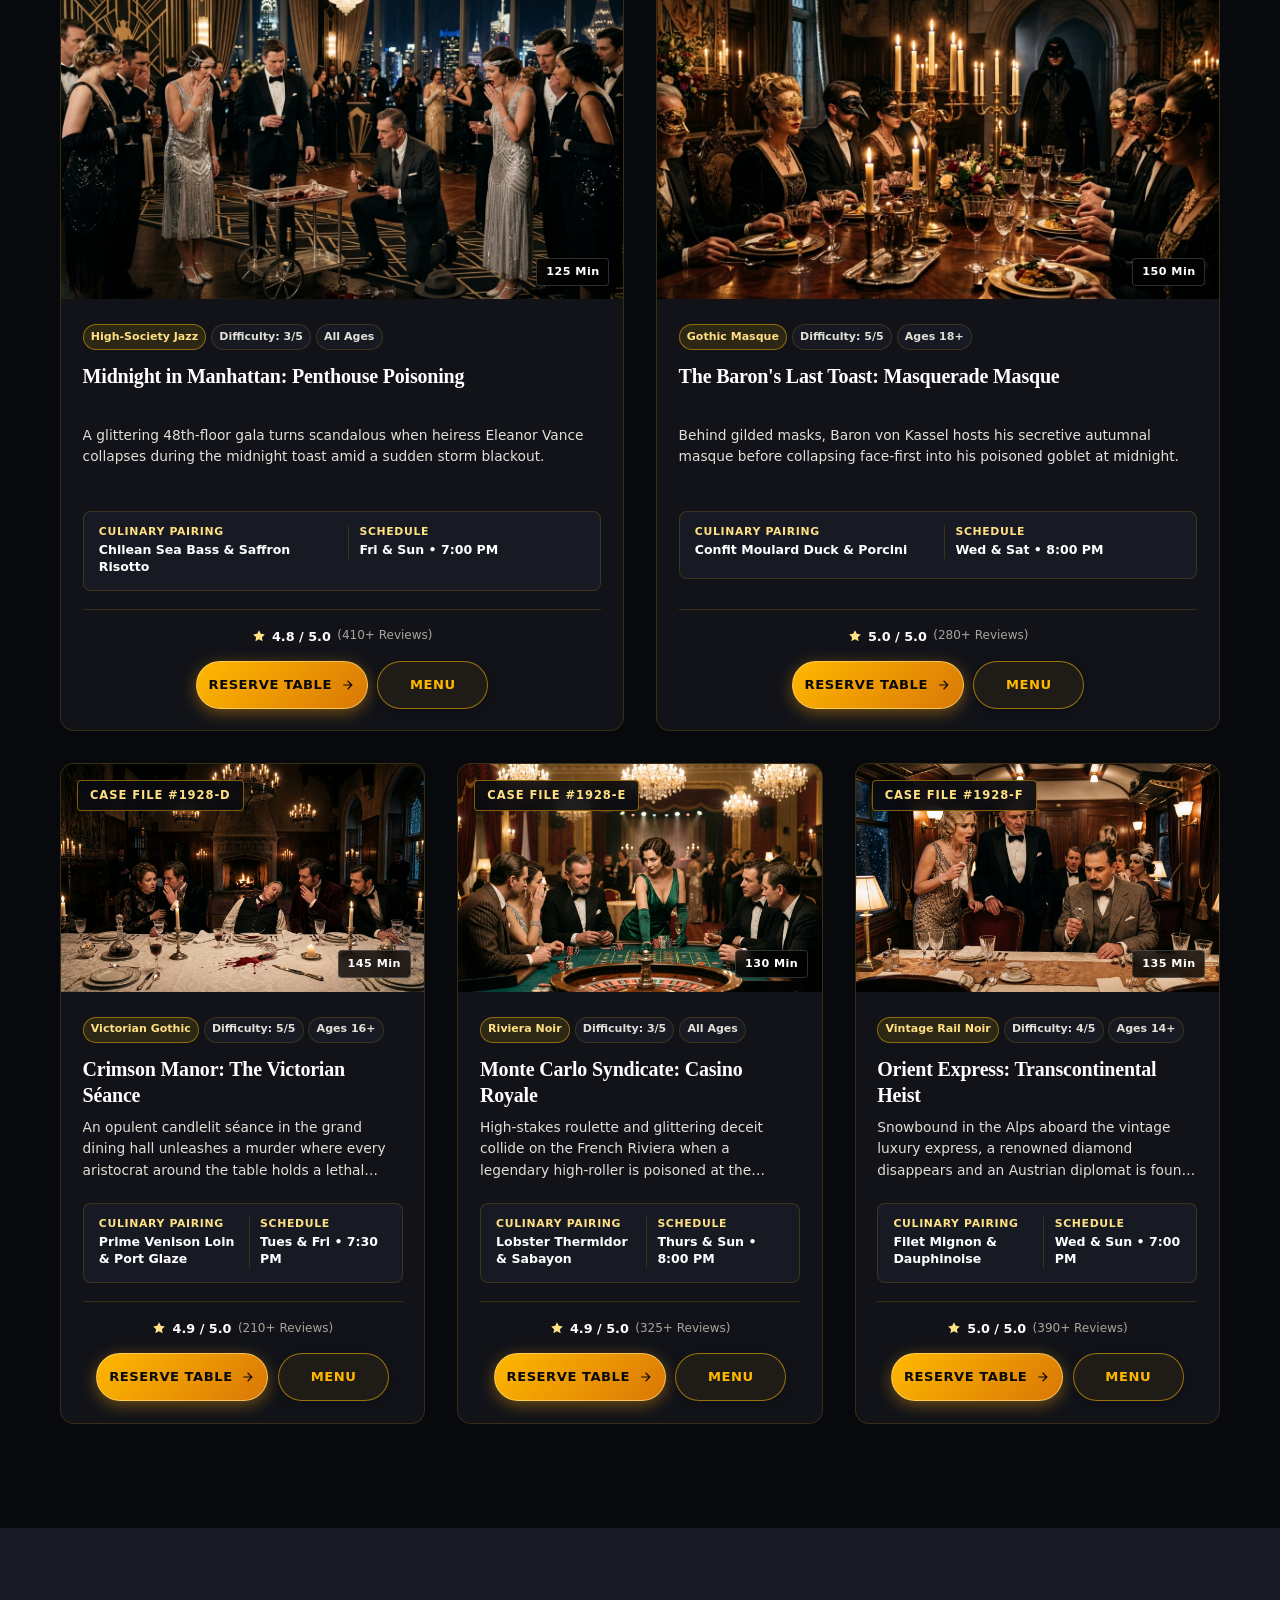
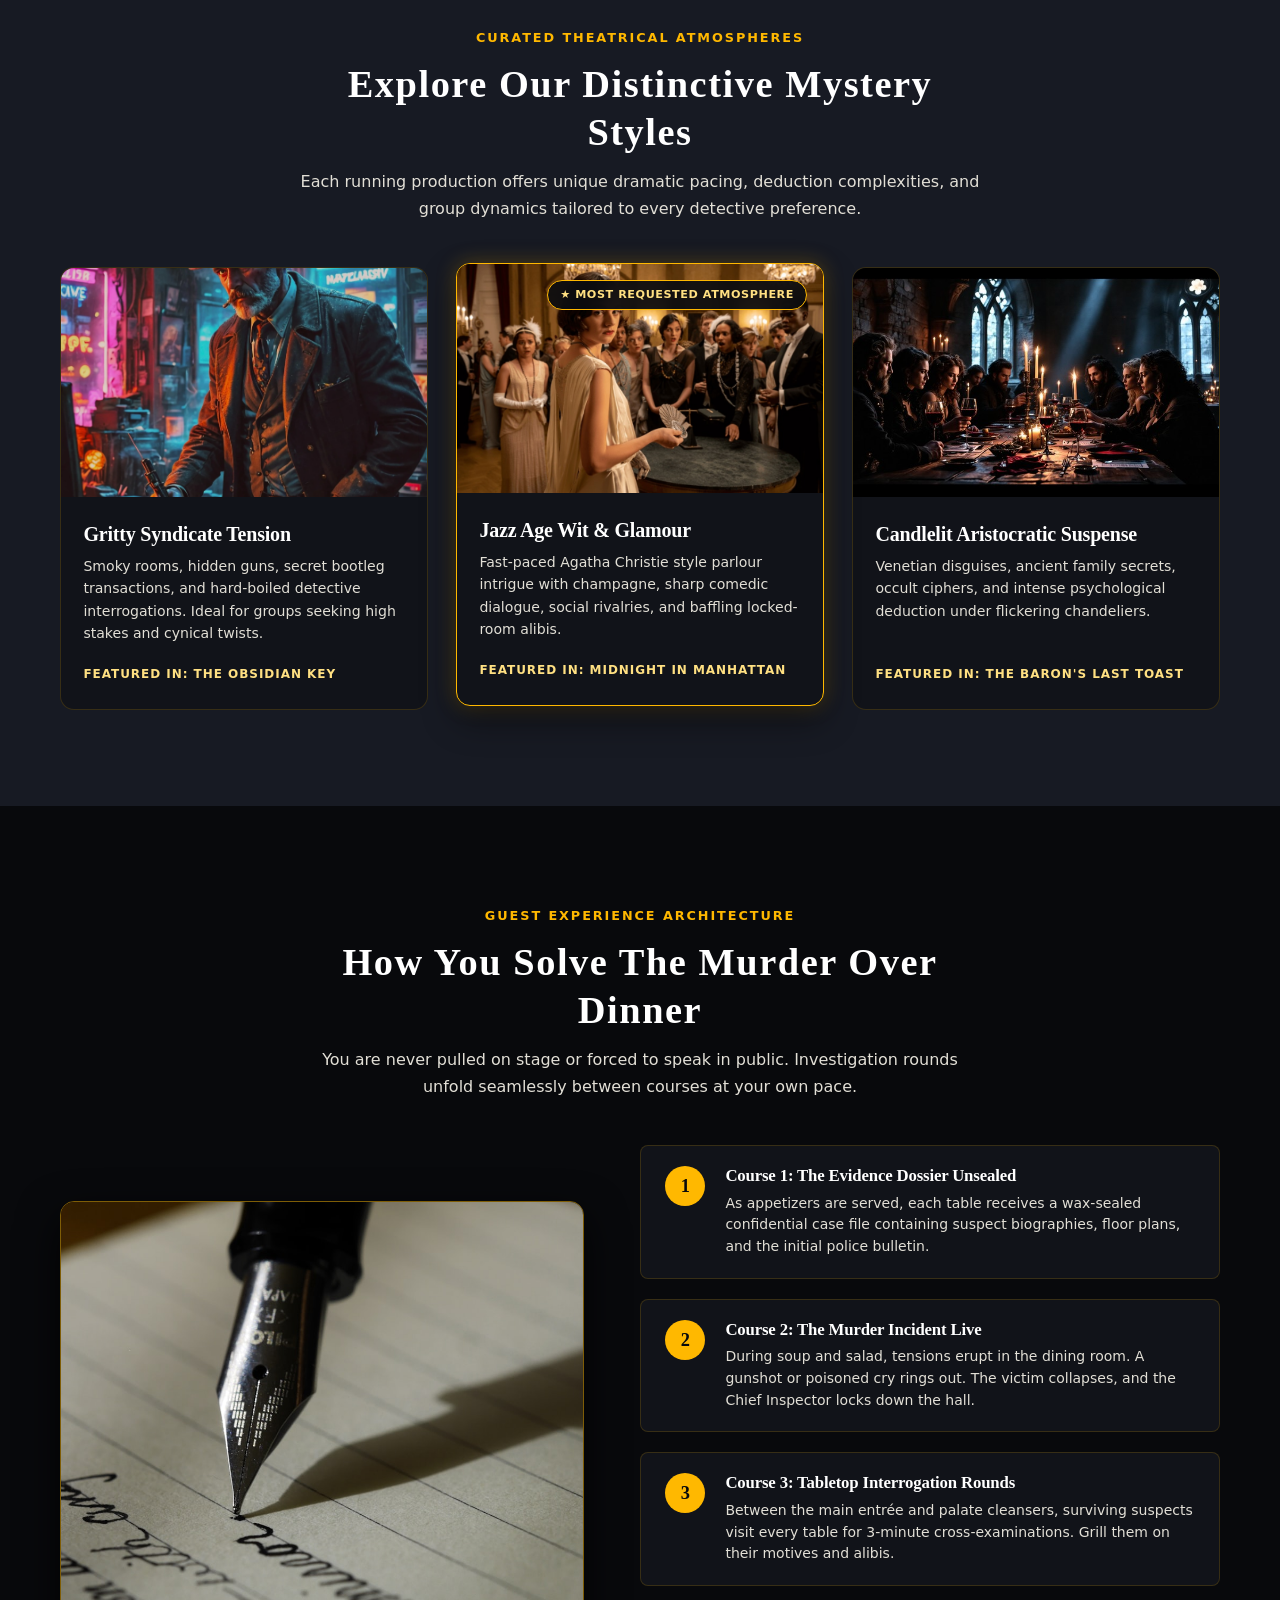
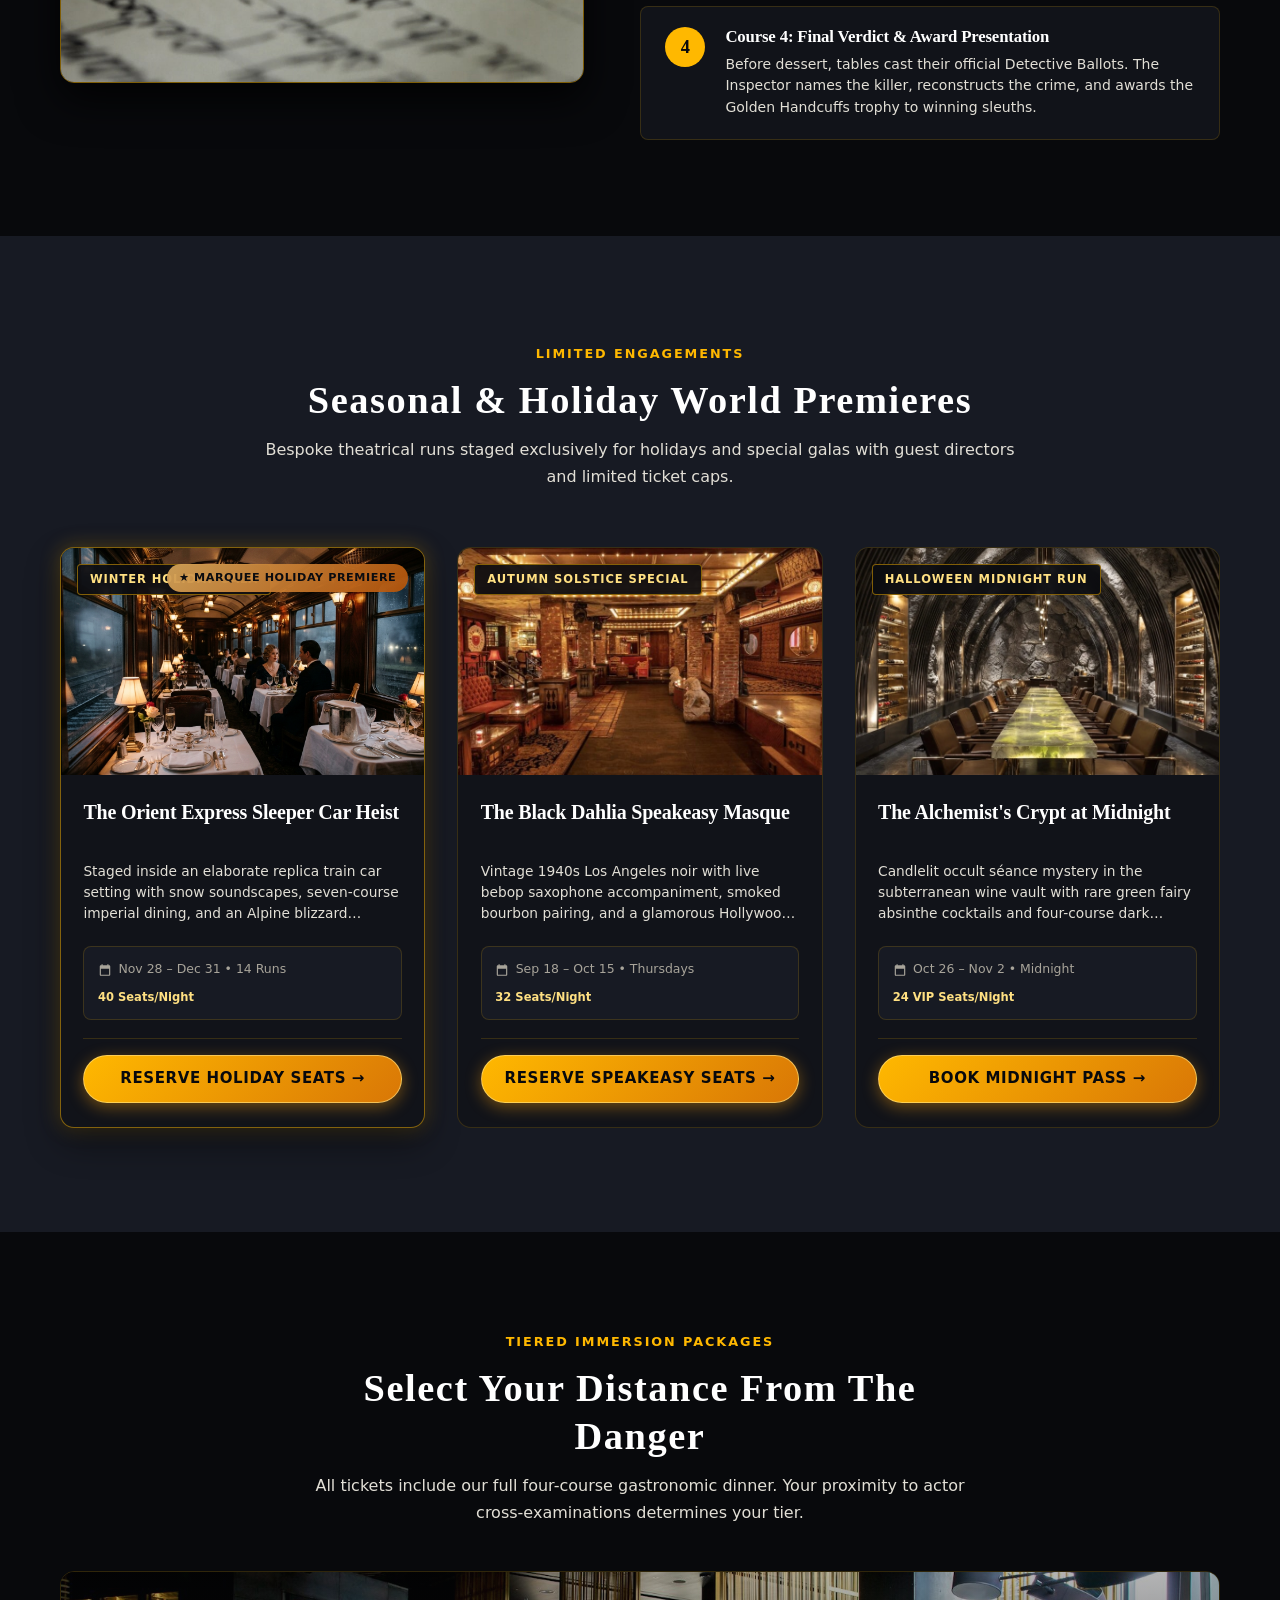
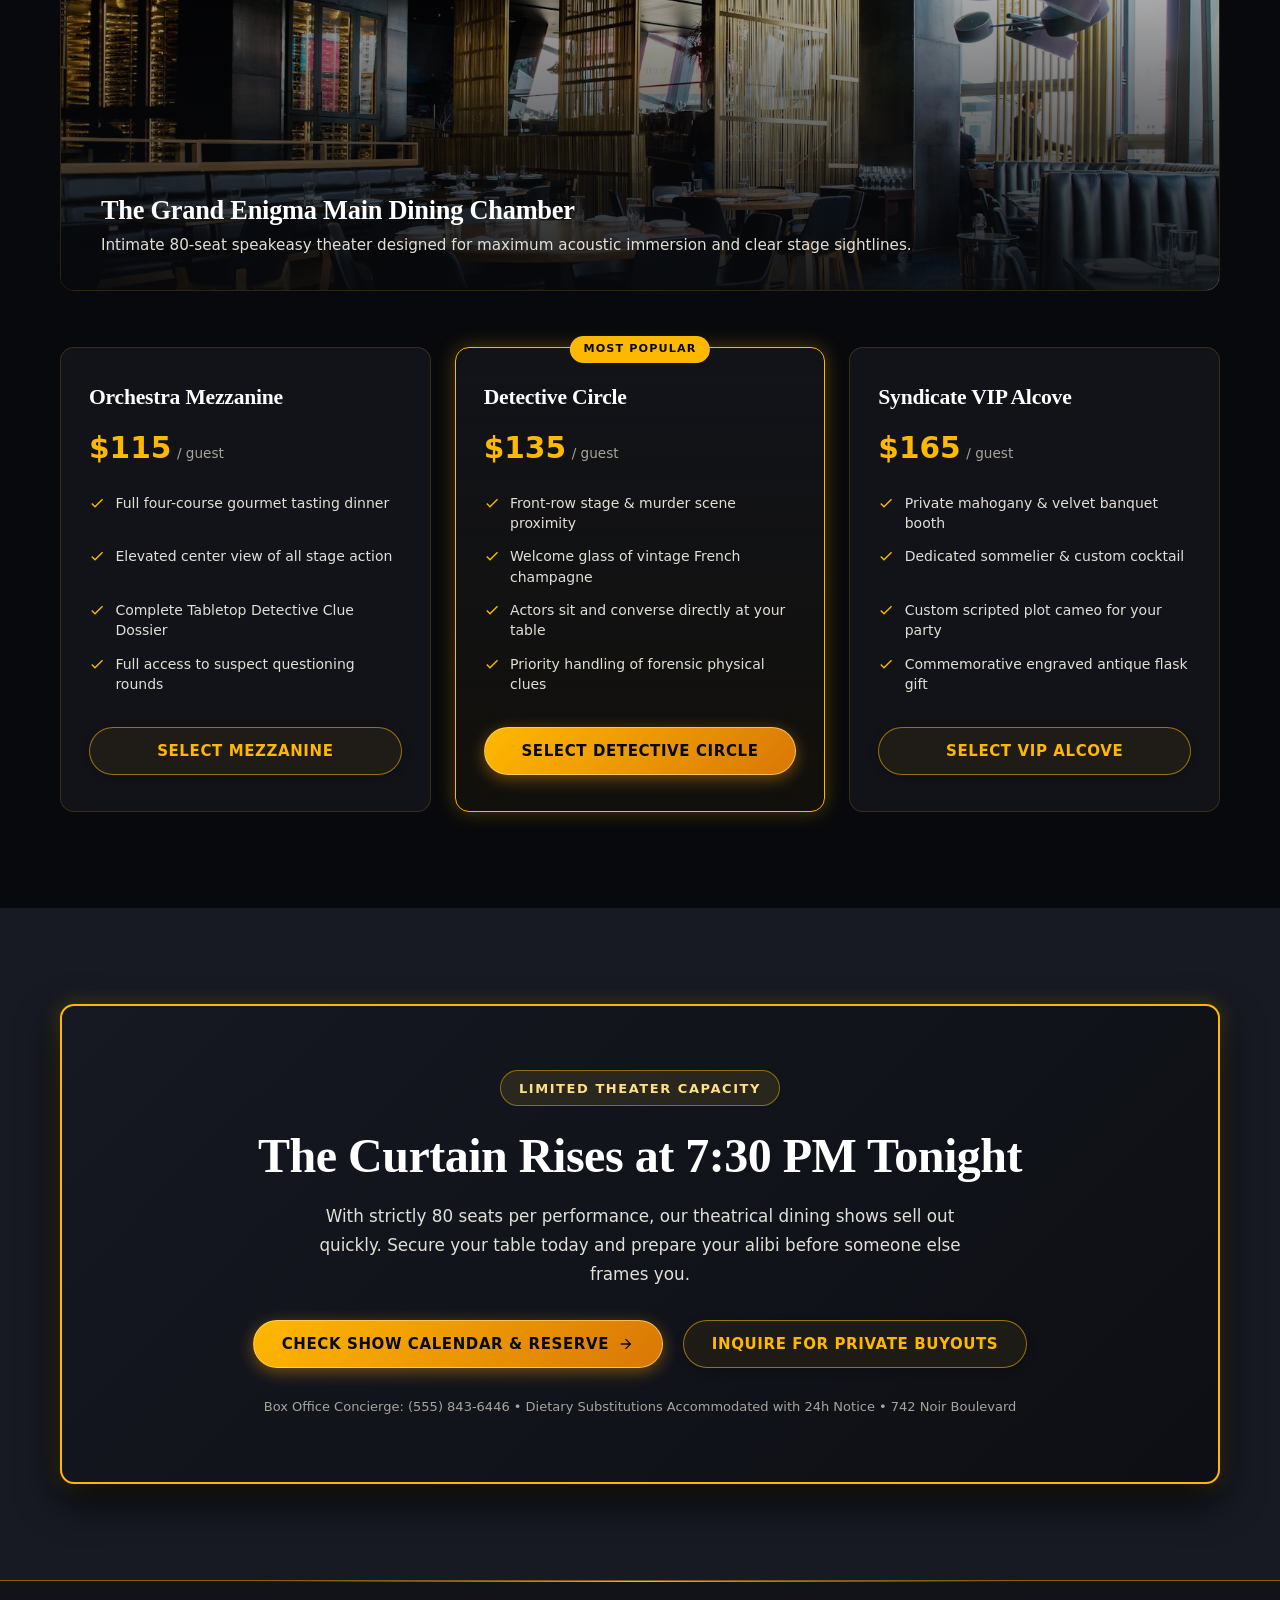
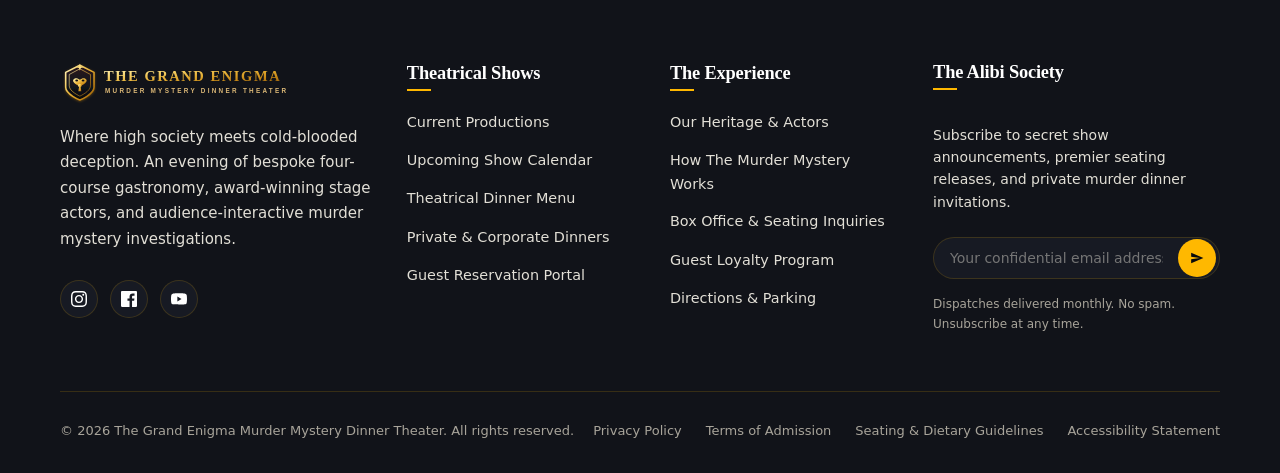
<file: shows.html>
<!DOCTYPE html>
<html lang="en" data-theme="dark" dir="ltr">

<head>
  <meta charset="UTF-8">
  <meta name="viewport" content="width=device-width, initial-scale=1.0">
  <meta http-equiv="X-UA-Compatible" content="ie=edge">
  <title>Theatrical Productions | The Grand Enigma</title>
  <meta name="description"
    content="Step into an immersive evening of suspense, fine dining, and live theatrical deception at The Grand Enigma Murder Mystery Dinner Theater.">
  <meta name="keywords"
    content="murder mystery dinner, dinner theater, live immersive theater, detective show, corporate mystery events, fine dining entertainment">

  <!-- Open Graph Meta -->
  <meta property="og:title" content="The Grand Enigma | Murder Mystery Dinner Theater">
  <meta property="og:description"
    content="An evening of fine dining, high intrigue, and theatrical deception. Can you identify the culprit before the final course?">
  <meta property="og:type" content="website">

  <!-- Favicon -->
  <link rel="icon" type="image/svg+xml" href="assets/images/branding/logo-emblem.svg">

  <!-- Stylesheets -->
  <link rel="stylesheet" href="assets/css/style.css?v=5.0">
  <link rel="stylesheet" href="assets/css/responsive.css?v=5.0">
</head>

<body>

  <!-- =========================================================================
       Page Preloader (Modern Luxury Mystery Loader)
       ========================================================================= -->
  <div id="pageLoader" class="page-loader" aria-hidden="true">
    <div class="page-loader-inner">
      <div class="loader-emblem-wrap">
        <div class="loader-pulse-ring"></div>
        <div class="loader-compass-ring"></div>
        <div class="loader-emblem">
          <svg viewBox="0 0 64 64" fill="none" class="loader-svg" xmlns="http://www.w3.org/2000/svg">
            <circle cx="32" cy="32" r="28" stroke="url(#loaderGoldGradShows)" stroke-width="2" stroke-dasharray="4 3"
              class="loader-orbit" />
            <polygon points="32,8 39,25 56,32 39,39 32,56 25,39 8,32 25,25" fill="url(#loaderGoldGradShows)"
              opacity="0.9" />
            <circle cx="32" cy="32" r="5" fill="#0D0A07" stroke="#C48D28" stroke-width="2" />
            <defs>
              <linearGradient id="loaderGoldGradShows" x1="0%" y1="0%" x2="100%" y2="100%">
                <stop offset="0%" stop-color="#F3D17A" />
                <stop offset="50%" stop-color="#C48D28" />
                <stop offset="100%" stop-color="#8E6316" />
              </linearGradient>
            </defs>
          </svg>
        </div>
      </div>
      <div class="loader-brand-title">THE GRAND ENIGMA</div>
      <div class="loader-status-text">Curating the Repertoire…</div>
      <div class="loader-bar-wrap">
        <div class="loader-bar-fill"></div>
      </div>
    </div>
  </div>



  <!-- =========================================================================
       2. Master Shared Header (Exactly 7 Main Items + Dashboard + Login)
       ========================================================================= -->
  <header class="master-header" id="masterHeader">
    <div class="container">
      <div class="navbar-container">

        <!-- Brand Logo -->
        <a href="index.html" class="navbar-brand" aria-label="The Grand Enigma Home">
          <img src="assets/images/branding/logo.svg" alt="The Grand Enigma Murder Mystery Dinner Theater"
            class="navbar-logo-img">
        </a>

        <!-- Main Desktop Navigation (Exactly 7 Main Items) -->
        <nav class="navbar-nav-wrapper" aria-label="Main Navigation">
          <ul class="navbar-nav">
            <!-- 1. Home (Dropdown) -->
            <li class="nav-item dropdown">
              <a href="index.html" class="nav-link dropdown-toggle" aria-expanded="false" aria-haspopup="true">
                <span>Home</span>
                <svg class="dropdown-chevron" viewBox="0 0 24 24" aria-hidden="true">
                  <path d="M7 10l5 5 5-5z" />
                </svg>
              </a>
              <div class="dropdown-menu" role="menu">
                <a href="index.html" class="dropdown-item" role="menuitem">
                  <div class="dropdown-item-icon">I</div>
                  <div class="dropdown-item-text">
                    <span class="dropdown-item-title">Home 1: The Grand Enigma</span>
                    <span class="dropdown-item-sub">Cinematic Noir Atmosphere</span>
                  </div>
                </a>
                <a href="home-2.html" class="dropdown-item" role="menuitem">
                  <div class="dropdown-item-icon">II</div>
                  <div class="dropdown-item-text">
                    <span class="dropdown-item-title">Home 2: The Velvet Alibi</span>
                    <span class="dropdown-item-sub">Editorial Speakeasy Mystery</span>
                  </div>
                </a>
              </div>
            </li>

            <!-- 2. Our Story -->
            <li class="nav-item">
              <a href="story.html" class="nav-link">Our Story</a>
            </li>

            <!-- 3. Shows -->
            <li class="nav-item">
              <a href="shows.html" class="nav-link active">Shows</a>
            </li>

            <!-- 4. Show Calendar -->
            <li class="nav-item">
              <a href="calendar.html" class="nav-link">Show Calendar</a>
            </li>

            <!-- 5. Private & Corporate Events -->
            <li class="nav-item">
              <a href="events.html" class="nav-link">Events</a>
            </li>

            <!-- 6. Menu -->
            <li class="nav-item">
              <a href="menu.html" class="nav-link">Menu</a>
            </li>

            <!-- 7. Contact -->
            <li class="nav-item">
              <a href="contact.html" class="nav-link">Contact</a>
            </li>

            <!-- 8. Dashboard -->
            <li class="nav-item">
              <a href="dashboard.html" class="nav-link">Dashboard</a>
            </li>
          </ul>
        </nav>

        <!-- Navbar Actions: Theme, RTL, Login & Mobile Toggle -->
        <div class="navbar-actions">
          <!-- Theme Toggle (Light / Dark) -->
          <button type="button" class="toggle-btn theme-toggle-btn" aria-label="Toggle Color Theme"
            title="Toggle Light / Dark Mode">
            <svg viewBox="0 0 24 24" aria-hidden="true">
              <path
                d="M12 3a9 9 0 1 0 9 9c0-.46-.04-.92-.1-1.36a5.389 5.389 0 0 1-4.4 2.26 5.403 5.403 0 0 1-3.14-9.8c-.44-.06-.9-.1-1.36-.1z" />
            </svg>
          </button>

          <!-- RTL / LTR Toggle -->
          <button type="button" class="toggle-btn rtl-toggle-btn" aria-label="Toggle Layout Direction"
            title="Toggle RTL / LTR">
            <span class="rtl-toggle-text">RTL</span>
          </button>

          <!-- Login (Separate Final Action Button) -->
          <a href="login.html" class="btn-nav-login" title="Guest Access">
            <span>Login</span>
          </a>

          <!-- Mobile Hamburger Toggle -->
          <button type="button" class="mobile-toggle" aria-label="Open Navigation Drawer" aria-expanded="false"
            aria-controls="mobileDrawer">
            <span class="hamburger-line"></span>
            <span class="hamburger-line"></span>
            <span class="hamburger-line"></span>
          </button>
        </div>

      </div>
    </div>
  </header>

  <!-- =========================================================================
       3. Mobile Navigation Drawer
       ========================================================================= -->
  <div class="mobile-drawer-backdrop" id="drawerBackdrop"></div>
  <aside class="mobile-drawer" id="mobileDrawer" aria-label="Mobile Navigation Menu">
    <div class="mobile-drawer-header">
      <img src="assets/images/branding/logo.svg" alt="The Grand Enigma" class="mobile-drawer-logo">
      <button type="button" class="mobile-close-btn" aria-label="Close Navigation Menu">
        <svg viewBox="0 0 24 24" aria-hidden="true">
          <path
            d="M19 6.41L17.59 5 12 10.59 6.41 5 5 6.41 10.59 12 5 17.59 6.41 19 12 13.41 17.59 19 19 17.59 13.41 12z" />
        </svg>
      </button>
    </div>

    <!-- Mobile Nav Items (7 Main Items) -->
    <ul class="mobile-nav-list">
      <!-- 1. Home Accordion -->
      <li class="mobile-nav-item dropdown">
        <button type="button" class="mobile-dropdown-btn" aria-expanded="false">
          <span>1. Home</span>
          <svg viewBox="0 0 24 24" aria-hidden="true">
            <path d="M7 10l5 5 5-5z" />
          </svg>
        </button>
        <div class="mobile-sub-menu">
          <a href="index.html" class="mobile-sub-link">Home 1: The Grand Enigma</a>
          <a href="home-2.html" class="mobile-sub-link">Home 2: The Velvet Alibi</a>
        </div>
      </li>

      <!-- 2. Our Story -->
      <li class="mobile-nav-item">
        <a href="story.html" class="mobile-nav-link">2. Our Story</a>
      </li>

      <!-- 3. Shows -->
      <li class="mobile-nav-item active">
        <a href="shows.html" class="mobile-nav-link">3. Shows</a>
      </li>

      <!-- 4. Show Calendar -->
      <li class="mobile-nav-item">
        <a href="calendar.html" class="mobile-nav-link">4. Show Calendar</a>
      </li>

      <!-- 5. Private & Corporate Events -->
      <li class="mobile-nav-item">
        <a href="events.html" class="mobile-nav-link">5. Events</a>
      </li>

      <!-- 6. Menu -->
      <li class="mobile-nav-item">
        <a href="menu.html" class="mobile-nav-link">6. Menu</a>
      </li>

      <!-- 7. Contact -->
      <li class="mobile-nav-item">
        <a href="contact.html" class="mobile-nav-link">7. Contact</a>
      </li>
    </ul>

    <!-- Mobile Action Buttons -->
    <div class="mobile-drawer-actions">
      <a href="dashboard.html" class="btn btn-secondary" style="width: 100%;">
        <svg width="16" height="16" viewBox="0 0 24 24" fill="var(--accent-gold)" aria-hidden="true">
          <path d="M5 16L3 5l5.5 5L12 4l3.5 6L21 5l-2 11H5zm14 3c0 .55-.45 1-1 1H6c-.55 0-1-.45-1-1v-1h14v1z" />
        </svg>
        <span>Dashboard</span>
      </a>

      <a href="login.html" class="btn btn-primary" style="width: 100%;">
        <span>Login</span>
      </a>
    </div>
  </aside>

  <!-- =========================================================================
       4. Main Content — Phase 4: Theatrical Productions (Exactly 7 Sections)
       ========================================================================= -->
  <main id="mainContent">

    <!-- =======================================================================
         SECTION 1: Theatrical Repertoire Hero Banner (Modernized)
         ======================================================================= -->
    <section class="shows-hero-section" id="showsHero" aria-label="Current Theatrical Season">
      <div class="container">
        <div class="shows-hero-content">
          <div class="shows-hero-badge">
            <span class="live-pulse-dot" style="margin-right: 2px;"></span>
            <span>1928–1929 Repertoire &bull; 6 Rotating Masterpieces</span>
          </div>
          <h1 class="shows-hero-title">
            LIVE MURDER MYSTERY <br><span class="text-gold-gradient">STAGE REPERTOIRE</span>
          </h1>
          <p class="shows-hero-lead">
            Six original, rotating whodunit masterpieces performed directly among dining tables by our award-winning
            repertory ensemble. Paired with four-course culinary craftsmanship and audience deduction.
          </p>
          <div class="shows-hero-actions">
            <a href="#flagshipShows" class="btn btn-primary">
              <span>Explore Current Season</span>
              <svg width="16" height="16" viewBox="0 0 24 24" fill="currentColor">
                <path d="M12 4l-1.41 1.41L16.17 11H4v2h12.17l-5.58 5.59L12 20l8-8z" />
              </svg>
            </a>
            <a href="calendar.html" class="btn btn-outline-gold">
              <span>View Full Calendar &amp; Dates</span>
            </a>
          </div>
        </div>

        <!-- Season Stats Ribbon Strip -->
        <div class="shows-filter-ribbon-wrap">
          <div class="shows-chef-strip">
            <div class="shows-chef-item">
              <div class="shows-chef-icon">
                <svg viewBox="0 0 24 24">
                  <path d="M12 2C6.48 2 2 6.48 2 12s4.48 10 10 10 10-4.48 10-10S17.52 2 12 2zm-1 14.5v-9l6 4.5-6 4.5z"/>
                </svg>
              </div>
              <div>
                <div class="shows-chef-title">6 Flagship Shows</div>
                <div class="shows-chef-desc">Rotating live productions</div>
              </div>
            </div>

            <div class="shows-chef-item">
              <div class="shows-chef-icon">
                <svg viewBox="0 0 24 24">
                  <path d="M11.99 2C6.47 2 2 6.48 2 12s4.47 10 9.99 10C17.52 22 22 17.52 22 12S17.52 2 11.99 2zM12 20c-4.42 0-8-3.58-8-8s3.58-8 8-8 8 3.58 8 8-3.58 8-8 8zm.5-13H11v6l5.25 3.15.75-1.23-4.5-2.67z"/>
                </svg>
              </div>
              <div>
                <div class="shows-chef-title">120+ Min Runtime</div>
                <div class="shows-chef-desc">Three acts of suspense</div>
              </div>
            </div>

            <div class="shows-chef-item">
              <div class="shows-chef-icon">
                <svg viewBox="0 0 24 24">
                  <path d="M18.06 22.99h1.66c.84 0 1.53-.64 1.63-1.48L23 5.05h-5V1h-1.97v4.05h-4.97l.3 2.34c1.71.47 3.31 1.32 4.27 2.26 1.44 1.42 2.43 2.89 2.43 5.29v8.05zM1 21.99V21h15.03v.99c0 .55-.45 1-1 1H2c-.55 0-1-.45-1-1zm15.03-7c0-8-15.03-3-15.03-3v8.01h15.03v-5.01z"/>
                </svg>
              </div>
              <div>
                <div class="shows-chef-title">4 Dining Courses</div>
                <div class="shows-chef-desc">Michelin-grade dining</div>
              </div>
            </div>

            <div class="shows-chef-item">
              <div class="shows-chef-icon">
                <svg viewBox="0 0 24 24">
                  <path d="M12 17.27L18.18 21l-1.64-7.03L22 9.24l-7.19-.61L12 2 9.19 8.63 2 9.24l5.46 4.73L5.82 21z"/>
                </svg>
              </div>
              <div>
                <div class="shows-chef-title">98% Guest Acclaim</div>
                <div class="shows-chef-desc">Over 1,200 reviews</div>
              </div>
            </div>
          </div>
        </div>
      </div>
    </section>

    <!-- =======================================================================
         SECTION 2: Flagship Mystery Productions Showcase
         ======================================================================= -->
    <section class="shows-productions-section" id="flagshipShows" aria-label="Flagship Mystery Productions">
      <div class="container">
        <div class="section-header text-center" style="max-width: 760px; margin: 0 auto 3.5rem;">
          <span class="section-tag">Current Running Masterworks</span>
          <h2 class="section-title">Six Unforgiving Crimes. One Dining Hall.</h2>
          <p class="section-desc">
            Alternating weekly so you can return time and again. Each production features branching actor
            improvisations, rotating killers, and four-course luxury dining.
          </p>
        </div>

        <div class="shows-productions-grid">
          <!-- Production 1: The Obsidian Key (Flagship Masterwork) -->
          <article class="show-production-card show-production-flagship" id="obsidianKey">
            <div class="show-card-media">
              <img src="assets/images/shows/show_obsidian_key.jpg" alt="The Obsidian Key Production"
                class="show-card-img" loading="lazy">
              <span class="production-case-tag">Case File #1928-A</span>
              <span class="flagship-premier-tag">★ Flagship Resident Production</span>
              <span class="show-duration-badge">140 Min</span>
            </div>
            <div class="show-card-body">
              <div class="production-meta-badges">
                <span class="meta-badge-pill is-highlight">Prohibition Noir</span>
                <span class="meta-badge-pill">Difficulty: 4/5</span>
                <span class="meta-badge-pill">Ages 16+</span>
                <span class="meta-badge-pill is-featured">Critic's Pick</span>
              </div>
              <h3 class="show-card-title">The Obsidian Key: Speakeasy Syndicate</h3>
              <p class="show-card-synopsis">
                Inside a 1928 Manhattan underground speakeasy, syndicate boss Salvatore Morretti is poisoned beside his
                fortified vault—and the key has vanished. Our most celebrated immersive masterwork featuring interactive
                vault codes and five branching culprit revelations.
              </p>

              <div class="show-card-highlight">
                <div class="show-hl-col">
                  <span class="show-hl-k">Culinary Pairing</span>
                  <span class="show-hl-v">Braised Angus &amp; Truffled Mash</span>
                </div>
                <div class="show-hl-col">
                  <span class="show-hl-k">Schedule</span>
                  <span class="show-hl-v">Thurs &amp; Sat &bull; 7:30 PM</span>
                </div>
              </div>

              <div class="show-card-footer">
                <div class="show-card-rating">
                  <svg width="14" height="14" viewBox="0 0 24 24" fill="currentColor">
                    <path
                      d="M12 2l3.09 6.26L22 9.27l-5 4.87 1.18 6.88L12 17.77l-6.18 3.25L7 14.14 2 9.27l6.91-1.01L12 2z" />
                  </svg>
                  <strong>4.9 / 5.0</strong>
                  <span>(340+ Reviews)</span>
                </div>
                <div class="show-card-actions">
                  <a href="calendar.html" class="btn btn-primary btn-sm">
                    <span>Reserve Table</span>
                    <svg width="14" height="14" viewBox="0 0 24 24" fill="currentColor">
                      <path d="M12 4l-1.41 1.41L16.17 11H4v2h12.17l-5.58 5.59L12 20l8-8z" />
                    </svg>
                  </a>
                  <a href="menu.html" class="btn btn-secondary btn-sm">
                    <span>Menu</span>
                  </a>
                </div>
              </div>
            </div>
          </article>

          <!-- Production 2: Midnight in Manhattan (Feature Tier) -->
          <article class="show-production-card show-production-feature" id="midnightManhattan">
            <div class="show-card-media">
              <img src="assets/images/shows/show_midnight_manhattan.jpg" alt="Midnight in Manhattan Production"
                class="show-card-img" loading="lazy">
              <span class="production-case-tag">Case File #1928-B</span>
              <span class="show-duration-badge">125 Min</span>
            </div>
            <div class="show-card-body">
              <div class="production-meta-badges">
                <span class="meta-badge-pill is-highlight">High-Society Jazz</span>
                <span class="meta-badge-pill">Difficulty: 3/5</span>
                <span class="meta-badge-pill">All Ages</span>
              </div>
              <h3 class="show-card-title">Midnight in Manhattan: Penthouse Poisoning</h3>
              <p class="show-card-synopsis">
                A glittering 48th-floor gala turns scandalous when heiress Eleanor Vance collapses during the midnight
                toast amid a sudden storm blackout.
              </p>

              <div class="show-card-highlight">
                <div class="show-hl-col">
                  <span class="show-hl-k">Culinary Pairing</span>
                  <span class="show-hl-v">Chilean Sea Bass &amp; Saffron Risotto</span>
                </div>
                <div class="show-hl-col">
                  <span class="show-hl-k">Schedule</span>
                  <span class="show-hl-v">Fri &amp; Sun &bull; 7:00 PM</span>
                </div>
              </div>

              <div class="show-card-footer">
                <div class="show-card-rating">
                  <svg width="14" height="14" viewBox="0 0 24 24" fill="currentColor">
                    <path
                      d="M12 2l3.09 6.26L22 9.27l-5 4.87 1.18 6.88L12 17.77l-6.18 3.25L7 14.14 2 9.27l6.91-1.01L12 2z" />
                  </svg>
                  <strong>4.8 / 5.0</strong>
                  <span>(410+ Reviews)</span>
                </div>
                <div class="show-card-actions">
                  <a href="calendar.html" class="btn btn-primary btn-sm">
                    <span>Reserve Table</span>
                    <svg width="14" height="14" viewBox="0 0 24 24" fill="currentColor">
                      <path d="M12 4l-1.41 1.41L16.17 11H4v2h12.17l-5.58 5.59L12 20l8-8z" />
                    </svg>
                  </a>
                  <a href="menu.html" class="btn btn-secondary btn-sm">
                    <span>Menu</span>
                  </a>
                </div>
              </div>
            </div>
          </article>

          <!-- Production 3: The Baron's Last Toast (Feature Tier) -->
          <article class="show-production-card show-production-feature" id="baronsToast">
            <div class="show-card-media">
              <img src="assets/images/shows/show_barons_toast.jpg" alt="The Baron's Last Toast Production"
                class="show-card-img" loading="lazy">
              <span class="production-case-tag">Case File #1928-C</span>
              <span class="show-duration-badge">150 Min</span>
            </div>
            <div class="show-card-body">
              <div class="production-meta-badges">
                <span class="meta-badge-pill is-highlight">Gothic Masque</span>
                <span class="meta-badge-pill">Difficulty: 5/5</span>
                <span class="meta-badge-pill">Ages 18+</span>
              </div>
              <h3 class="show-card-title">The Baron's Last Toast: Masquerade Masque</h3>
              <p class="show-card-synopsis">
                Behind gilded masks, Baron von Kassel hosts his secretive autumnal masque before collapsing face-first
                into his poisoned goblet at midnight.
              </p>

              <div class="show-card-highlight">
                <div class="show-hl-col">
                  <span class="show-hl-k">Culinary Pairing</span>
                  <span class="show-hl-v">Confit Moulard Duck &amp; Porcini</span>
                </div>
                <div class="show-hl-col">
                  <span class="show-hl-k">Schedule</span>
                  <span class="show-hl-v">Wed &amp; Sat &bull; 8:00 PM</span>
                </div>
              </div>

              <div class="show-card-footer">
                <div class="show-card-rating">
                  <svg width="14" height="14" viewBox="0 0 24 24" fill="currentColor">
                    <path
                      d="M12 2l3.09 6.26L22 9.27l-5 4.87 1.18 6.88L12 17.77l-6.18 3.25L7 14.14 2 9.27l6.91-1.01L12 2z" />
                  </svg>
                  <strong>5.0 / 5.0</strong>
                  <span>(280+ Reviews)</span>
                </div>
                <div class="show-card-actions">
                  <a href="calendar.html" class="btn btn-primary btn-sm">
                    <span>Reserve Table</span>
                    <svg width="14" height="14" viewBox="0 0 24 24" fill="currentColor">
                      <path d="M12 4l-1.41 1.41L16.17 11H4v2h12.17l-5.58 5.59L12 20l8-8z" />
                    </svg>
                  </a>
                  <a href="menu.html" class="btn btn-secondary btn-sm">
                    <span>Menu</span>
                  </a>
                </div>
              </div>
            </div>
          </article>

          <!-- Production 4: Crimson Manor (NEW) -->
          <article class="show-production-card" id="crimsonManor">
            <div class="show-card-media">
              <img src="assets/images/shows/show_crimson_manor.jpg" alt="Crimson Manor Victorian Séance"
                class="show-card-img" loading="lazy">
              <span class="production-case-tag">Case File #1928-D</span>
              <span class="show-duration-badge">145 Min</span>
            </div>
            <div class="show-card-body">
              <div class="production-meta-badges">
                <span class="meta-badge-pill is-highlight">Victorian Gothic</span>
                <span class="meta-badge-pill">Difficulty: 5/5</span>
                <span class="meta-badge-pill">Ages 16+</span>
              </div>
              <h3 class="show-card-title">Crimson Manor: The Victorian Séance</h3>
              <p class="show-card-synopsis">
                An opulent candlelit séance in the grand dining hall unleashes a murder where every aristocrat around
                the table holds a lethal motive.
              </p>

              <div class="show-card-highlight">
                <div class="show-hl-col">
                  <span class="show-hl-k">Culinary Pairing</span>
                  <span class="show-hl-v">Prime Venison Loin &amp; Port Glaze</span>
                </div>
                <div class="show-hl-col">
                  <span class="show-hl-k">Schedule</span>
                  <span class="show-hl-v">Tues &amp; Fri &bull; 7:30 PM</span>
                </div>
              </div>

              <div class="show-card-footer">
                <div class="show-card-rating">
                  <svg width="14" height="14" viewBox="0 0 24 24" fill="currentColor">
                    <path
                      d="M12 2l3.09 6.26L22 9.27l-5 4.87 1.18 6.88L12 17.77l-6.18 3.25L7 14.14 2 9.27l6.91-1.01L12 2z" />
                  </svg>
                  <strong>4.9 / 5.0</strong>
                  <span>(210+ Reviews)</span>
                </div>
                <div class="show-card-actions">
                  <a href="calendar.html" class="btn btn-primary btn-sm">
                    <span>Reserve Table</span>
                    <svg width="14" height="14" viewBox="0 0 24 24" fill="currentColor">
                      <path d="M12 4l-1.41 1.41L16.17 11H4v2h12.17l-5.58 5.59L12 20l8-8z" />
                    </svg>
                  </a>
                  <a href="menu.html" class="btn btn-secondary btn-sm">
                    <span>Menu</span>
                  </a>
                </div>
              </div>
            </div>
          </article>

          <!-- Production 5: Monte Carlo Syndicate (NEW) -->
          <article class="show-production-card" id="monteCarlo">
            <div class="show-card-media">
              <img src="assets/images/shows/show_monte_carlo.jpg" alt="Monte Carlo Syndicate Casino Royale"
                class="show-card-img" loading="lazy">
              <span class="production-case-tag">Case File #1928-E</span>
              <span class="show-duration-badge">130 Min</span>
            </div>
            <div class="show-card-body">
              <div class="production-meta-badges">
                <span class="meta-badge-pill is-highlight">Riviera Noir</span>
                <span class="meta-badge-pill">Difficulty: 3/5</span>
                <span class="meta-badge-pill">All Ages</span>
              </div>
              <h3 class="show-card-title">Monte Carlo Syndicate: Casino Royale</h3>
              <p class="show-card-synopsis">
                High-stakes roulette and glittering deceit collide on the French Riviera when a legendary high-roller is
                poisoned at the private salon table.
              </p>

              <div class="show-card-highlight">
                <div class="show-hl-col">
                  <span class="show-hl-k">Culinary Pairing</span>
                  <span class="show-hl-v">Lobster Thermidor &amp; Sabayon</span>
                </div>
                <div class="show-hl-col">
                  <span class="show-hl-k">Schedule</span>
                  <span class="show-hl-v">Thurs &amp; Sun &bull; 8:00 PM</span>
                </div>
              </div>

              <div class="show-card-footer">
                <div class="show-card-rating">
                  <svg width="14" height="14" viewBox="0 0 24 24" fill="currentColor">
                    <path
                      d="M12 2l3.09 6.26L22 9.27l-5 4.87 1.18 6.88L12 17.77l-6.18 3.25L7 14.14 2 9.27l6.91-1.01L12 2z" />
                  </svg>
                  <strong>4.9 / 5.0</strong>
                  <span>(325+ Reviews)</span>
                </div>
                <div class="show-card-actions">
                  <a href="calendar.html" class="btn btn-primary btn-sm">
                    <span>Reserve Table</span>
                    <svg width="14" height="14" viewBox="0 0 24 24" fill="currentColor">
                      <path d="M12 4l-1.41 1.41L16.17 11H4v2h12.17l-5.58 5.59L12 20l8-8z" />
                    </svg>
                  </a>
                  <a href="menu.html" class="btn btn-secondary btn-sm">
                    <span>Menu</span>
                  </a>
                </div>
              </div>
            </div>
          </article>

          <!-- Production 6: Orient Express Heist (NEW) -->
          <article class="show-production-card" id="orientExpress">
            <div class="show-card-media">
              <img src="assets/images/shows/show_orient_express_heist.jpg" alt="Orient Express Transcontinental Heist"
                class="show-card-img" loading="lazy">
              <span class="production-case-tag">Case File #1928-F</span>
              <span class="show-duration-badge">135 Min</span>
            </div>
            <div class="show-card-body">
              <div class="production-meta-badges">
                <span class="meta-badge-pill is-highlight">Vintage Rail Noir</span>
                <span class="meta-badge-pill">Difficulty: 4/5</span>
                <span class="meta-badge-pill">Ages 14+</span>
              </div>
              <h3 class="show-card-title">Orient Express: Transcontinental Heist</h3>
              <p class="show-card-synopsis">
                Snowbound in the Alps aboard the vintage luxury express, a renowned diamond disappears and an Austrian
                diplomat is found murdered.
              </p>

              <div class="show-card-highlight">
                <div class="show-hl-col">
                  <span class="show-hl-k">Culinary Pairing</span>
                  <span class="show-hl-v">Filet Mignon &amp; Dauphinoise</span>
                </div>
                <div class="show-hl-col">
                  <span class="show-hl-k">Schedule</span>
                  <span class="show-hl-v">Wed &amp; Sun &bull; 7:00 PM</span>
                </div>
              </div>

              <div class="show-card-footer">
                <div class="show-card-rating">
                  <svg width="14" height="14" viewBox="0 0 24 24" fill="currentColor">
                    <path
                      d="M12 2l3.09 6.26L22 9.27l-5 4.87 1.18 6.88L12 17.77l-6.18 3.25L7 14.14 2 9.27l6.91-1.01L12 2z" />
                  </svg>
                  <strong>5.0 / 5.0</strong>
                  <span>(390+ Reviews)</span>
                </div>
                <div class="show-card-actions">
                  <a href="calendar.html" class="btn btn-primary btn-sm">
                    <span>Reserve Table</span>
                    <svg width="14" height="14" viewBox="0 0 24 24" fill="currentColor">
                      <path d="M12 4l-1.41 1.41L16.17 11H4v2h12.17l-5.58 5.59L12 20l8-8z" />
                    </svg>
                  </a>
                  <a href="menu.html" class="btn btn-secondary btn-sm">
                    <span>Menu</span>
                  </a>
                </div>
              </div>
            </div>
          </article>
        </div>
      </div>
    </section>

    <!-- =======================================================================
         SECTION 3: Interactive Mystery Genre Showcase
         ======================================================================= -->
    <section class="shows-genre-matcher-section" id="genreMatcher" aria-label="Mystery Atmosphere Showcase">
      <div class="container">
        <div class="section-header">
          <span class="section-tag">Curated Theatrical Atmospheres</span>
          <h2 class="section-title">Explore Our Distinctive Mystery Styles</h2>
          <p class="section-desc">
            Each running production offers unique dramatic pacing, deduction complexities, and group dynamics tailored
            to every detective preference.
          </p>
        </div>

        <!-- 3-Column Grid Without Filtering -->
        <div class="genre-cards-grid" id="genreMatcherGrid">
          <div class="genre-item-card" data-genre="noir">
            <div class="genre-card-media-wrap">
              <img src="assets/images/shows/style_gritty_syndicate.jpg" alt="Gritty Syndicate Tension"
                class="genre-card-img" loading="lazy">
            </div>
            <div class="genre-card-body">
              <h3 class="genre-card-title">Gritty Syndicate Tension</h3>
              <p class="genre-card-desc">
                Smoky rooms, hidden guns, secret bootleg transactions, and hard-boiled detective interrogations. Ideal
                for groups seeking high stakes and cynical twists.
              </p>
              <span class="genre-card-tag-pill">Featured In: The Obsidian Key</span>
            </div>
          </div>

          <div class="genre-item-card is-spotlight" data-genre="society">
            <div class="genre-card-media-wrap">
              <img src="assets/images/shows/style_jazz_glamour.jpg" alt="Jazz Age Wit &amp; Glamour"
                class="genre-card-img" loading="lazy">
              <span class="genre-spotlight-badge">★ Most Requested Atmosphere</span>
            </div>
            <div class="genre-card-body">
              <h3 class="genre-card-title">Jazz Age Wit &amp; Glamour</h3>
              <p class="genre-card-desc">
                Fast-paced Agatha Christie style parlour intrigue with champagne, sharp comedic dialogue, social
                rivalries, and baffling locked-room alibis.
              </p>
              <span class="genre-card-tag-pill">Featured In: Midnight in Manhattan</span>
            </div>
          </div>

          <div class="genre-item-card" data-genre="gothic">
            <div class="genre-card-media-wrap">
              <img src="assets/images/shows/style_candlelit_suspense.jpg" alt="Candlelit Aristocratic Suspense"
                class="genre-card-img" loading="lazy">
            </div>
            <div class="genre-card-body">
              <h3 class="genre-card-title">Candlelit Aristocratic Suspense</h3>
              <p class="genre-card-desc">
                Venetian disguises, ancient family secrets, occult ciphers, and intense psychological deduction under
                flickering chandeliers.
              </p>
              <span class="genre-card-tag-pill">Featured In: The Baron's Last Toast</span>
            </div>
          </div>
        </div>
      </div>
    </section>

    <!-- =======================================================================
         SECTION 4: The Investigation Mechanics (Audience Participation Guide)
         ======================================================================= -->
    <section class="shows-mechanics-section" id="investigationMechanics" aria-label="Investigation Protocol Guide">
      <div class="container">
        <div class="section-header">
          <span class="section-tag">Guest Experience Architecture</span>
          <h2 class="section-title">How You Solve The Murder Over Dinner</h2>
          <p class="section-desc">
            You are never pulled on stage or forced to speak in public. Investigation rounds unfold seamlessly between
            courses at your own pace.
          </p>
        </div>

        <div class="mechanics-container-grid">
          <!-- Left Visual -->
          <div class="mechanics-visual-box">
            <img src="assets/images/shows/show_investigation_mechanics.jpg"
              alt="Vintage Detective Dossier and Forensic Evidence" class="mechanics-img">
          </div>

          <!-- Right Step Stack -->
          <div class="mechanics-steps-stack">
            <!-- Step 1 -->
            <div class="mechanics-step-card">
              <div class="mechanics-step-num">1</div>
              <div>
                <h3 class="mechanics-step-title">Course 1: The Evidence Dossier Unsealed</h3>
                <p class="mechanics-step-desc">
                  As appetizers are served, each table receives a wax-sealed confidential case file containing suspect
                  biographies, floor plans, and the initial police bulletin.
                </p>
              </div>
            </div>

            <!-- Step 2 -->
            <div class="mechanics-step-card">
              <div class="mechanics-step-num">2</div>
              <div>
                <h3 class="mechanics-step-title">Course 2: The Murder Incident Live</h3>
                <p class="mechanics-step-desc">
                  During soup and salad, tensions erupt in the dining room. A gunshot or poisoned cry rings out. The
                  victim collapses, and the Chief Inspector locks down the hall.
                </p>
              </div>
            </div>

            <!-- Step 3 -->
            <div class="mechanics-step-card">
              <div class="mechanics-step-num">3</div>
              <div>
                <h3 class="mechanics-step-title">Course 3: Tabletop Interrogation Rounds</h3>
                <p class="mechanics-step-desc">
                  Between the main entrée and palate cleansers, surviving suspects visit every table for 3-minute
                  cross-examinations. Grill them on their motives and alibis.
                </p>
              </div>
            </div>

            <!-- Step 4 -->
            <div class="mechanics-step-card">
              <div class="mechanics-step-num">4</div>
              <div>
                <h3 class="mechanics-step-title">Course 4: Final Verdict &amp; Award Presentation</h3>
                <p class="mechanics-step-desc">
                  Before dessert, tables cast their official Detective Ballots. The Inspector names the killer,
                  reconstructs the crime, and awards the Golden Handcuffs trophy to winning sleuths.
                </p>
              </div>
            </div>
          </div>
        </div>
      </div>
    </section>

    <!-- =======================================================================
         SECTION 5: Seasonal & Limited Engagement World Premieres
         ======================================================================= -->
    <section class="shows-premieres-section" id="seasonalPremieres" aria-label="Limited Seasonal Mystery Runs">
      <div class="container">
        <div class="section-header text-center" style="max-width: 760px; margin: 0 auto 3.5rem;">
          <span class="section-tag">Limited Engagements</span>
          <h2 class="section-title">Seasonal &amp; Holiday World Premieres</h2>
          <p class="section-desc">
            Bespoke theatrical runs staged exclusively for holidays and special galas with guest directors and limited
            ticket caps.
          </p>
        </div>

        <div class="shows-premieres-grid">
          <!-- Premiere Card 1 (Headline Gala Run) -->
          <article class="premiere-show-card premiere-card-headline">
            <div class="premiere-card-media">
              <img src="assets/images/shows/show_orient_express.jpg" alt="The Orient Express Sleeper Car Heist"
                class="premiere-card-img" loading="lazy">
              <span class="premiere-season-pill">Winter Holiday Gala</span>
              <span class="premiere-marquee-badge">★ Marquee Holiday Premiere</span>
            </div>
            <div class="premiere-card-body">
              <h3 class="premiere-card-title">The Orient Express Sleeper Car Heist</h3>
              <p class="premiere-card-desc">
                Staged inside an elaborate replica train car setting with snow soundscapes, seven-course imperial
                dining, and an Alpine blizzard homicide.
              </p>

              <div class="premiere-meta-row">
                <div class="premiere-dates-tag">
                  <svg width="14" height="14" viewBox="0 0 24 24" fill="currentColor">
                    <path
                      d="M19 4h-1V2h-2v2H8V2H6v2H5c-1.11 0-1.99.9-1.99 2L3 20a2 2 0 0 0 2 2h14c1.1 0 2-.9 2-2V6c0-1.1-.9-2-2-2zm0 16H5V10h14v10z" />
                  </svg>
                  <span>Nov 28 &ndash; Dec 31 &bull; 14 Runs</span>
                </div>
                <span class="premiere-seats-pill">40 Seats/Night</span>
              </div>

              <div class="premiere-card-footer">
                <a href="calendar.html" class="btn btn-primary btn-sm" style="width: 100%; justify-content: center;">
                  <span>Reserve Holiday Seats &rarr;</span>
                </a>
              </div>
            </div>
          </article>

          <!-- Premiere Card 2 -->
          <article class="premiere-show-card">
            <div class="premiere-card-media">
              <img src="assets/images/shows/seasonal_black_dahlia.jpg" alt="The Black Dahlia Speakeasy Masque"
                class="premiere-card-img" loading="lazy">
              <span class="premiere-season-pill">Autumn Solstice Special</span>
            </div>
            <div class="premiere-card-body">
              <h3 class="premiere-card-title">The Black Dahlia Speakeasy Masque</h3>
              <p class="premiere-card-desc">
                Vintage 1940s Los Angeles noir with live bebop saxophone accompaniment, smoked bourbon pairing, and a
                glamorous Hollywood homicide deduction.
              </p>

              <div class="premiere-meta-row">
                <div class="premiere-dates-tag">
                  <svg width="14" height="14" viewBox="0 0 24 24" fill="currentColor">
                    <path
                      d="M19 4h-1V2h-2v2H8V2H6v2H5c-1.11 0-1.99.9-1.99 2L3 20a2 2 0 0 0 2 2h14c1.1 0 2-.9 2-2V6c0-1.1-.9-2-2-2zm0 16H5V10h14v10z" />
                  </svg>
                  <span>Sep 18 &ndash; Oct 15 &bull; Thursdays</span>
                </div>
                <span class="premiere-seats-pill">32 Seats/Night</span>
              </div>

              <div class="premiere-card-footer">
                <a href="calendar.html" class="btn btn-primary btn-sm" style="width: 100%; justify-content: center;">
                  <span>Reserve Speakeasy Seats &rarr;</span>
                </a>
              </div>
            </div>
          </article>

          <!-- Premiere Card 3 -->
          <article class="premiere-show-card">
            <div class="premiere-card-media">
              <img src="assets/images/shows/seasonal_blackwood_vault.jpg" alt="The Alchemist's Crypt at Midnight"
                class="premiere-card-img" loading="lazy">
              <span class="premiere-season-pill">Halloween Midnight Run</span>
            </div>
            <div class="premiere-card-body">
              <h3 class="premiere-card-title">The Alchemist's Crypt at Midnight</h3>
              <p class="premiere-card-desc">
                Candlelit occult s&eacute;ance mystery in the subterranean wine vault with rare green fairy absinthe
                cocktails and four-course dark alchemy dining.
              </p>

              <div class="premiere-meta-row">
                <div class="premiere-dates-tag">
                  <svg width="14" height="14" viewBox="0 0 24 24" fill="currentColor">
                    <path
                      d="M19 4h-1V2h-2v2H8V2H6v2H5c-1.11 0-1.99.9-1.99 2L3 20a2 2 0 0 0 2 2h14c1.1 0 2-.9 2-2V6c0-1.1-.9-2-2-2zm0 16H5V10h14v10z" />
                  </svg>
                  <span>Oct 26 &ndash; Nov 2 &bull; Midnight</span>
                </div>
                <span class="premiere-seats-pill">24 VIP Seats/Night</span>
              </div>

              <div class="premiere-card-footer">
                <a href="calendar.html" class="btn btn-primary btn-sm" style="width: 100%; justify-content: center;">
                  <span>Book Midnight Pass &rarr;</span>
                </a>
              </div>
            </div>
          </article>
        </div>
      </div>
    </section>
    </div>
    </section>

    <!-- =======================================================================
         SECTION 6: Seating Tiers & Dining Pairing Overview
         ======================================================================= -->
    <section class="shows-seating-section" id="seatingOverview" aria-label="Seating Tiers and Dining Pairing">
      <div class="container">
        <div class="section-header">
          <span class="section-tag">Tiered Immersion Packages</span>
          <h2 class="section-title">Select Your Distance From The Danger</h2>
          <p class="section-desc">
            All tickets include our full four-course gastronomic dinner. Your proximity to actor cross-examinations
            determines your tier.
          </p>
        </div>

        <!-- Seating Banner Visual -->
        <div class="seating-banner-card">
          <img src="assets/images/shows/show_seating_dining.jpg" alt="Grand Enigma Dining Hall and Stage"
            class="seating-banner-img">
          <div class="seating-banner-overlay">
            <h3 class="seating-banner-title">The Grand Enigma Main Dining Chamber</h3>
            <p class="seating-banner-sub">Intimate 80-seat speakeasy theater designed for maximum acoustic immersion and
              clear stage sightlines.</p>
          </div>
        </div>

        <!-- 3 Seating Tiers -->
        <div class="seating-cards-grid">
          <!-- Tier 1 -->
          <div class="seating-tier-card">
            <h3 class="seating-tier-name">Orchestra Mezzanine</h3>
            <div class="seating-tier-price">
              <span>$115</span>
              <span class="seating-price-per">/ guest</span>
            </div>
            <ul class="seating-features-list">
              <li class="seating-feature-item">
                <svg viewBox="0 0 24 24">
                  <path d="M9 16.17L4.83 12l-1.42 1.41L9 19 21 7l-1.41-1.41z" />
                </svg>
                <span>Full four-course gourmet tasting dinner</span>
              </li>
              <li class="seating-feature-item">
                <svg viewBox="0 0 24 24">
                  <path d="M9 16.17L4.83 12l-1.42 1.41L9 19 21 7l-1.41-1.41z" />
                </svg>
                <span>Elevated center view of all stage action</span>
              </li>
              <li class="seating-feature-item">
                <svg viewBox="0 0 24 24">
                  <path d="M9 16.17L4.83 12l-1.42 1.41L9 19 21 7l-1.41-1.41z" />
                </svg>
                <span>Complete Tabletop Detective Clue Dossier</span>
              </li>
              <li class="seating-feature-item">
                <svg viewBox="0 0 24 24">
                  <path d="M9 16.17L4.83 12l-1.42 1.41L9 19 21 7l-1.41-1.41z" />
                </svg>
                <span>Full access to suspect questioning rounds</span>
              </li>
            </ul>
            <a href="calendar.html" class="btn btn-secondary seating-tier-btn">
              <span>Select Mezzanine</span>
            </a>
          </div>

          <!-- Tier 2 (Featured) -->
          <div class="seating-tier-card is-recommended">
            <span class="seating-recom-badge">Most Popular</span>
            <h3 class="seating-tier-name">Detective Circle</h3>
            <div class="seating-tier-price">
              <span>$135</span>
              <span class="seating-price-per">/ guest</span>
            </div>
            <ul class="seating-features-list">
              <li class="seating-feature-item">
                <svg viewBox="0 0 24 24">
                  <path d="M9 16.17L4.83 12l-1.42 1.41L9 19 21 7l-1.41-1.41z" />
                </svg>
                <span>Front-row stage &amp; murder scene proximity</span>
              </li>
              <li class="seating-feature-item">
                <svg viewBox="0 0 24 24">
                  <path d="M9 16.17L4.83 12l-1.42 1.41L9 19 21 7l-1.41-1.41z" />
                </svg>
                <span>Welcome glass of vintage French champagne</span>
              </li>
              <li class="seating-feature-item">
                <svg viewBox="0 0 24 24">
                  <path d="M9 16.17L4.83 12l-1.42 1.41L9 19 21 7l-1.41-1.41z" />
                </svg>
                <span>Actors sit and converse directly at your table</span>
              </li>
              <li class="seating-feature-item">
                <svg viewBox="0 0 24 24">
                  <path d="M9 16.17L4.83 12l-1.42 1.41L9 19 21 7l-1.41-1.41z" />
                </svg>
                <span>Priority handling of forensic physical clues</span>
              </li>
            </ul>
            <a href="calendar.html" class="btn btn-primary seating-tier-btn">
              <span>Select Detective Circle</span>
            </a>
          </div>

          <!-- Tier 3 -->
          <div class="seating-tier-card">
            <h3 class="seating-tier-name">Syndicate VIP Alcove</h3>
            <div class="seating-tier-price">
              <span>$165</span>
              <span class="seating-price-per">/ guest</span>
            </div>
            <ul class="seating-features-list">
              <li class="seating-feature-item">
                <svg viewBox="0 0 24 24">
                  <path d="M9 16.17L4.83 12l-1.42 1.41L9 19 21 7l-1.41-1.41z" />
                </svg>
                <span>Private mahogany &amp; velvet banquet booth</span>
              </li>
              <li class="seating-feature-item">
                <svg viewBox="0 0 24 24">
                  <path d="M9 16.17L4.83 12l-1.42 1.41L9 19 21 7l-1.41-1.41z" />
                </svg>
                <span>Dedicated sommelier &amp; custom cocktail</span>
              </li>
              <li class="seating-feature-item">
                <svg viewBox="0 0 24 24">
                  <path d="M9 16.17L4.83 12l-1.42 1.41L9 19 21 7l-1.41-1.41z" />
                </svg>
                <span>Custom scripted plot cameo for your party</span>
              </li>
              <li class="seating-feature-item">
                <svg viewBox="0 0 24 24">
                  <path d="M9 16.17L4.83 12l-1.42 1.41L9 19 21 7l-1.41-1.41z" />
                </svg>
                <span>Commemorative engraved antique flask gift</span>
              </li>
            </ul>
            <a href="calendar.html" class="btn btn-secondary seating-tier-btn">
              <span>Select VIP Alcove</span>
            </a>
          </div>
        </div>
      </div>
    </section>

    <!-- =======================================================================
         SECTION 7: Grand Production Finale CTA
         ======================================================================= -->
    <section class="shows-cta-section" id="showsGrandCta" aria-label="Reservations and Booking Call to Action">
      <div class="container">
        <div class="shows-cta-box">
          <div class="hero-pill-badge" style="margin-bottom: 1.25rem;">
            <span>Limited Theater Capacity</span>
          </div>
          <h2 class="shows-cta-title">The Curtain Rises at 7:30 PM Tonight</h2>
          <p class="shows-cta-lead">
            With strictly 80 seats per performance, our theatrical dining shows sell out quickly. Secure your table
            today and prepare your alibi before someone else frames you.
          </p>
          <div class="shows-cta-actions">
            <a href="calendar.html" class="btn btn-primary">
              <span>Check Show Calendar &amp; Reserve</span>
              <svg width="16" height="16" viewBox="0 0 24 24" fill="currentColor">
                <path d="M12 4l-1.41 1.41L16.17 11H4v2h12.17l-5.58 5.59L12 20l8-8z" />
              </svg>
            </a>
            <a href="events.html" class="btn btn-outline-gold">
              <span>Inquire for Private Buyouts</span>
            </a>
          </div>
          <div class="shows-cta-support">
            Box Office Concierge: (555) 843-6446 &bull; Dietary Substitutions Accommodated with 24h Notice &bull; 742
            Noir Boulevard
          </div>
        </div>
      </div>
    </section>

  </main>

  <!-- =========================================================================
       5. Master Shared Footer Foundation
       ========================================================================= -->
  <footer class="master-footer" id="masterFooter">
    <div class="container">
      <div class="footer-top-grid">

        <!-- Column 1: Brand Information -->
        <div class="footer-brand-col">
          <a href="index.html" aria-label="The Grand Enigma Home">
            <img src="assets/images/branding/logo.svg" alt="The Grand Enigma Murder Mystery Dinner Theater"
              class="footer-logo-img">
          </a>
          <p class="footer-brand-desc">
            Where high society meets cold-blooded deception. An evening of bespoke four-course gastronomy,
            award-winning stage actors, and audience-interactive murder mystery investigations.
          </p>
          <div class="footer-social-links">
            <a href="#" class="social-link-btn" aria-label="Instagram">
              <svg viewBox="0 0 24 24">
                <path
                  d="M12 2.163c3.204 0 3.584.012 4.85.07 3.252.148 4.771 1.691 4.919 4.919.058 1.265.069 1.645.069 4.849 0 3.205-.012 3.584-.069 4.849-.149 3.225-1.664 4.771-4.919 4.919-1.266.058-1.644.07-4.85.07-3.204 0-3.584-.012-4.849-.07-3.26-.149-4.771-1.699-4.919-4.92-.058-1.265-.07-1.644-.07-4.849 0-3.204.013-3.583.07-4.849.149-3.227 1.664-4.771 4.919-4.919 1.266-.057 1.645-.069 4.849-.069zm0-2.163c-3.259 0-3.667.014-4.947.072-4.358.2-6.78 2.618-6.98 6.98-.059 1.281-.073 1.689-.073 4.948 0 3.259.014 3.668.072 4.948.2 4.358 2.618 6.78 6.98 6.98 1.281.058 1.689.072 4.948.072 3.259 0 3.668-.014 4.948-.072 4.354-.2 6.782-2.618 6.979-6.98.059-1.28.073-1.689.073-4.948 0-3.259-.014-3.667-.072-4.947-.196-4.354-2.617-6.78-6.979-6.98-1.281-.059-1.69-.073-4.949-.073zm0 5.838c-3.403 0-6.162 2.759-6.162 6.162s2.759 6.163 6.162 6.163 6.162-2.759 6.162-6.163c0-3.403-2.759-6.162-6.162-6.162zm0 10.162c-2.209 0-4-1.79-4-4 0-2.209 1.791-4 4-4s4 1.791 4 4c0 2.21-1.791 4-4 4zm6.406-11.845c-.796 0-1.441.645-1.441 1.44s.645 1.44 1.441 1.44c.795 0 1.439-.645 1.439-1.44s-.644-1.44-1.439-1.44z" />
              </svg>
            </a>
            <a href="#" class="social-link-btn" aria-label="Facebook">
              <svg viewBox="0 0 24 24">
                <path
                  d="M22.675 0h-21.35c-.732 0-1.325.593-1.325 1.325v21.351c0 .731.593 1.324 1.325 1.324h11.495v-9.294h-3.128v-3.622h3.128v-2.671c0-3.1 1.893-4.788 4.659-4.788 1.325 0 2.463.099 2.795.143v3.24l-1.918.001c-1.504 0-1.795.715-1.795 1.763v2.313h3.587l-.467 3.622h-3.12v9.293h6.116c.73 0 1.323-.593 1.323-1.325v-21.35c0-.732-.593-1.325-1.325-1.325z" />
              </svg>
            </a>
            <a href="#" class="social-link-btn" aria-label="YouTube">
              <svg viewBox="0 0 24 24">
                <path
                  d="M23.498 6.186a3.016 3.016 0 0 0-2.122-2.136C19.505 3.545 12 3.545 12 3.545s-7.505 0-9.377.505A3.017 3.017 0 0 0 .502 6.186C0 8.07 0 12 0 12s0 3.93.502 5.814a3.016 3.016 0 0 0 2.122 2.136c1.871.505 9.376.505 9.376.505s7.505 0 9.377-.505a3.015 3.015 0 0 0 2.122-2.136C24 15.93 24 12 24 12s0-3.93-.502-5.814zM9.545 15.568V8.432L15.818 12l-6.273 3.568z" />
              </svg>
            </a>
          </div>
        </div>

        <!-- Column 2: Theatrical Navigation -->
        <div>
          <h3 class="footer-col-title">Theatrical Shows</h3>
          <ul class="footer-links-list">
            <li class="footer-link-item"><a href="shows.html">Current Productions</a></li>
            <li class="footer-link-item"><a href="calendar.html">Upcoming Show Calendar</a></li>
            <li class="footer-link-item"><a href="menu.html">Theatrical Dinner Menu</a></li>
            <li class="footer-link-item"><a href="events.html">Private &amp; Corporate Dinners</a></li>
            <li class="footer-link-item"><a href="dashboard.html">Guest Reservation Portal</a></li>
          </ul>
        </div>

        <!-- Column 3: The Grand Enigma Story -->
        <div>
          <h3 class="footer-col-title">The Experience</h3>
          <ul class="footer-links-list">
            <li class="footer-link-item"><a href="story.html">Our Heritage &amp; Actors</a></li>
            <li class="footer-link-item"><a href="story.html#faq">How The Murder Mystery Works</a></li>
            <li class="footer-link-item"><a href="contact.html">Box Office &amp; Seating Inquiries</a></li>
            <li class="footer-link-item"><a href="login.html">Guest Loyalty Program</a></li>
            <li class="footer-link-item"><a href="contact.html#venue">Directions &amp; Parking</a></li>
          </ul>
        </div>

        <!-- Column 4: VIP Mystery Dispatch (Newsletter) -->
        <div class="footer-newsletter-box">
          <h3 class="footer-col-title">The Alibi Society</h3>
          <p style="font-size: 0.875rem; color: var(--text-secondary); line-height: 1.6;">
            Subscribe to secret show announcements, premier seating releases, and private murder dinner invitations.
          </p>
          <form class="newsletter-form" aria-label="Newsletter Subscription">
            <input type="email" class="newsletter-input" placeholder="Your confidential email address..." required
              aria-label="Email address">
            <button type="submit" class="newsletter-submit-btn" aria-label="Submit Email">
              <svg viewBox="0 0 24 24">
                <path d="M2.01 21L23 12 2.01 3 2 10l15 2-15 2z" />
              </svg>
            </button>
          </form>
          <span style="font-size: 0.75rem; color: var(--text-muted);">
            Dispatches delivered monthly. No spam. Unsubscribe at any time.
          </span>
        </div>

      </div>

      <!-- Footer Bottom Bar -->
      <div class="footer-bottom-bar">
        <p>&copy; 2026 The Grand Enigma Murder Mystery Dinner Theater. All rights reserved.</p>
        <div class="footer-bottom-links">
          <a href="#">Privacy Policy</a>
          <a href="#">Terms of Admission</a>
          <a href="#">Seating &amp; Dietary Guidelines</a>
          <a href="#">Accessibility Statement</a>
        </div>
      </div>
    </div>
  </footer>

  <!-- =========================================================================
       6. Back-To-Top Utility Button
       ========================================================================= -->
  <button type="button" class="back-to-top" aria-label="Back to top of page" title="Return to top">
    <svg viewBox="0 0 24 24" aria-hidden="true">
      <path d="M7.41 15.41L12 10.83l4.59 4.58L18 14l-6-6-6 6z" />
    </svg>
  </button>

  <!-- =========================================================================
       7. Scripts
       ========================================================================= -->
  <script src="assets/js/main.js"></script>
</body>

</html>
</file>
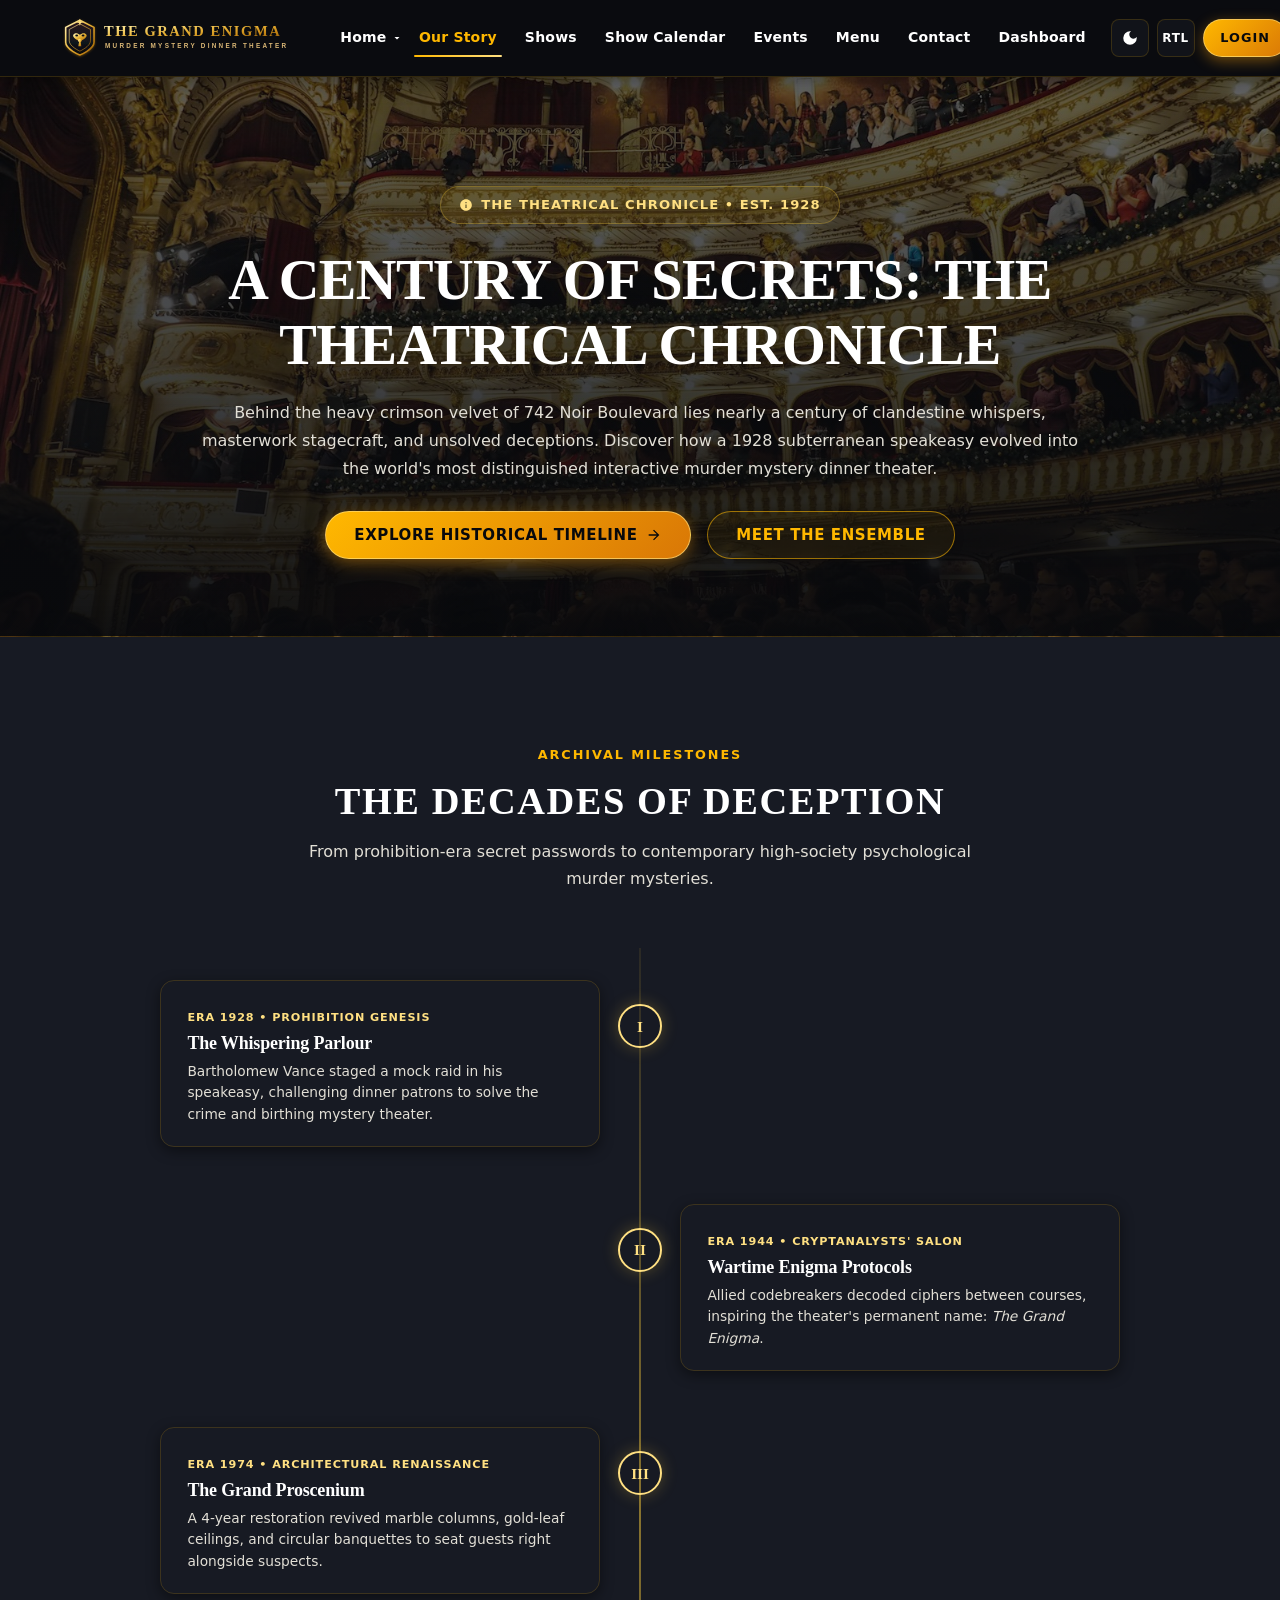
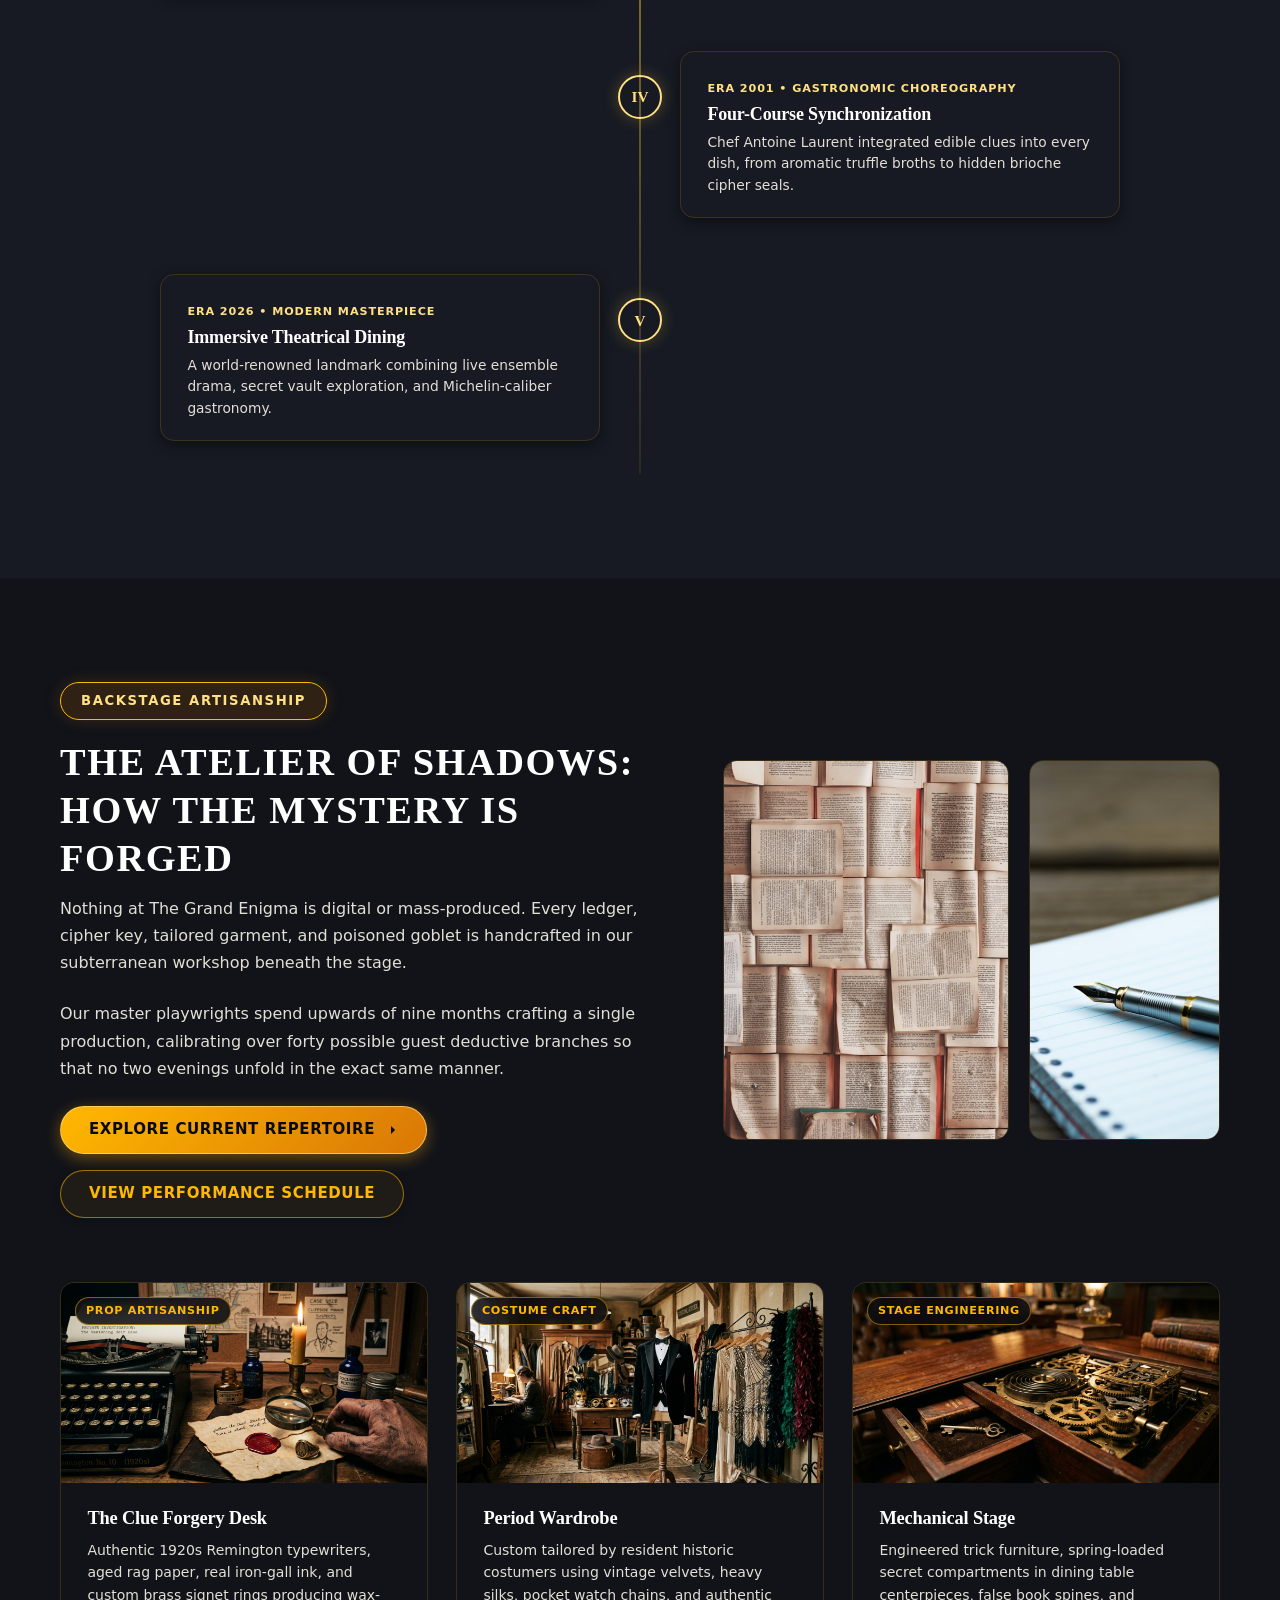
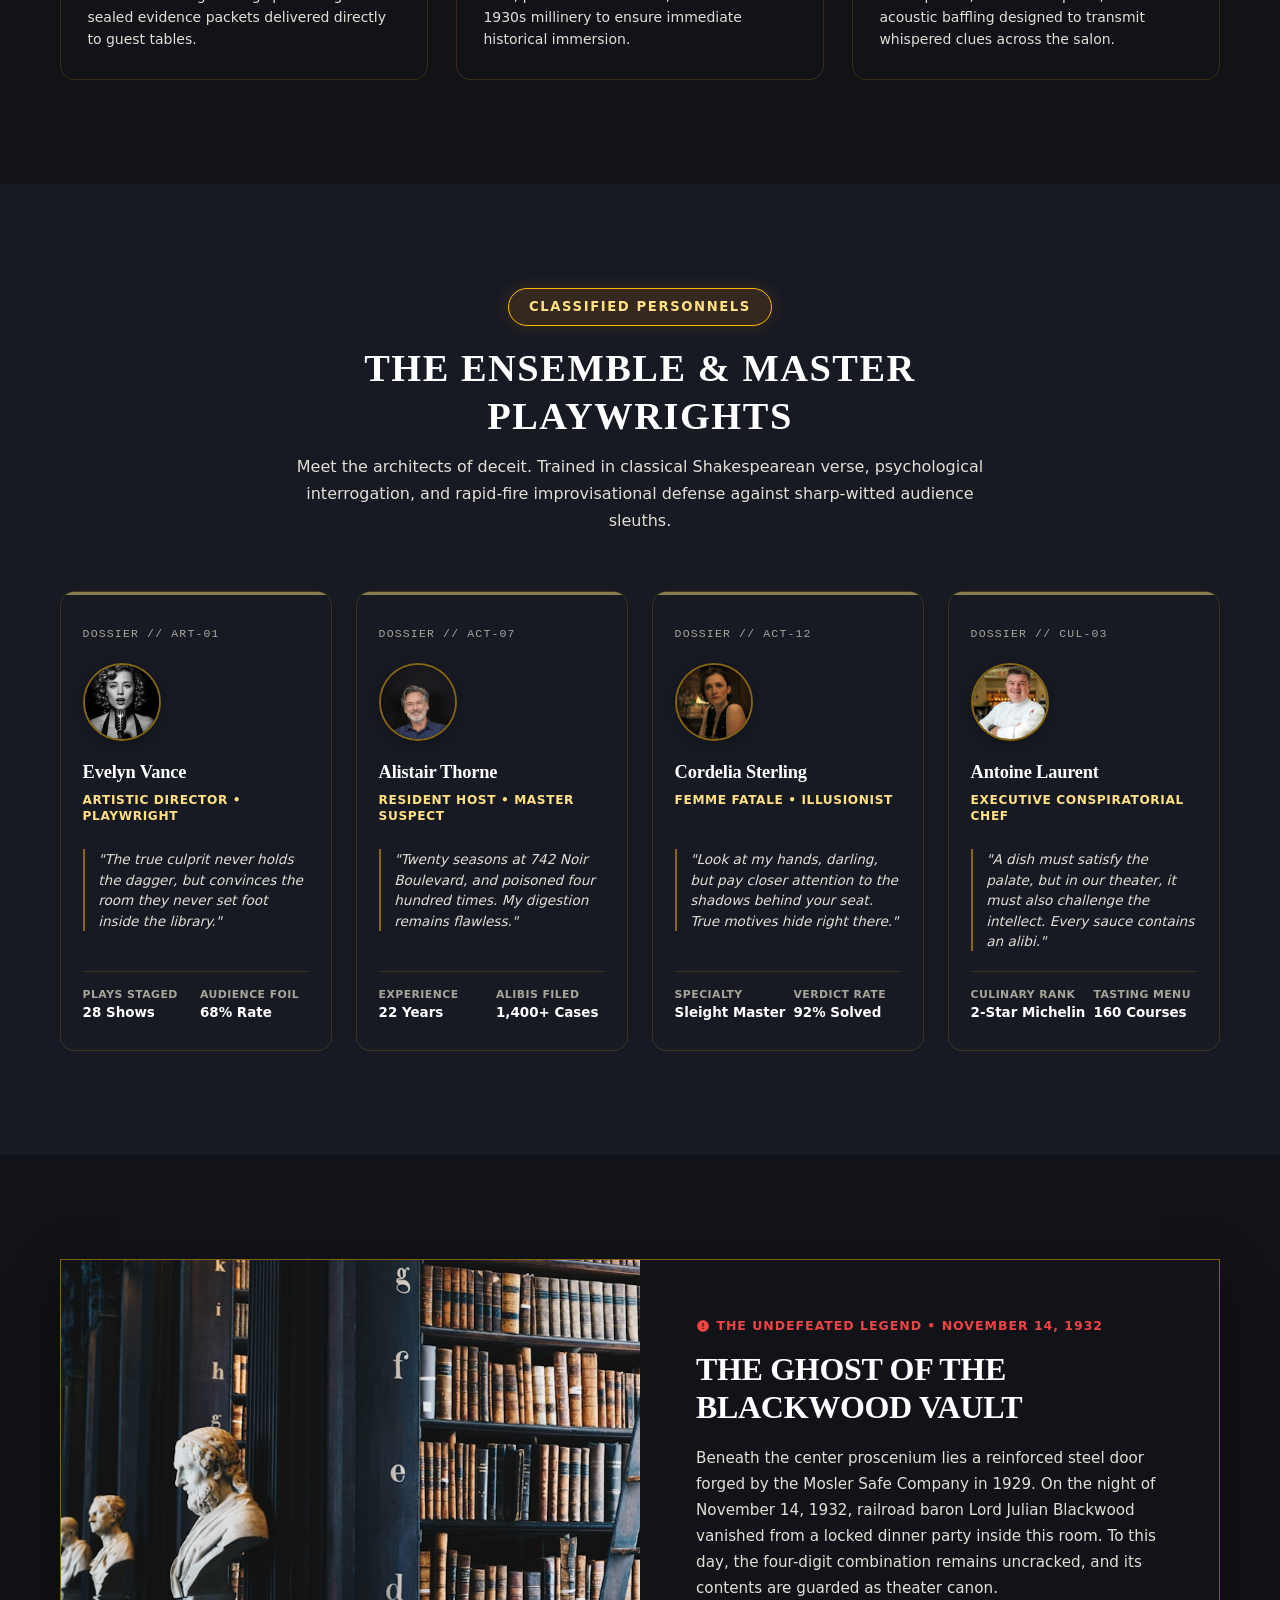
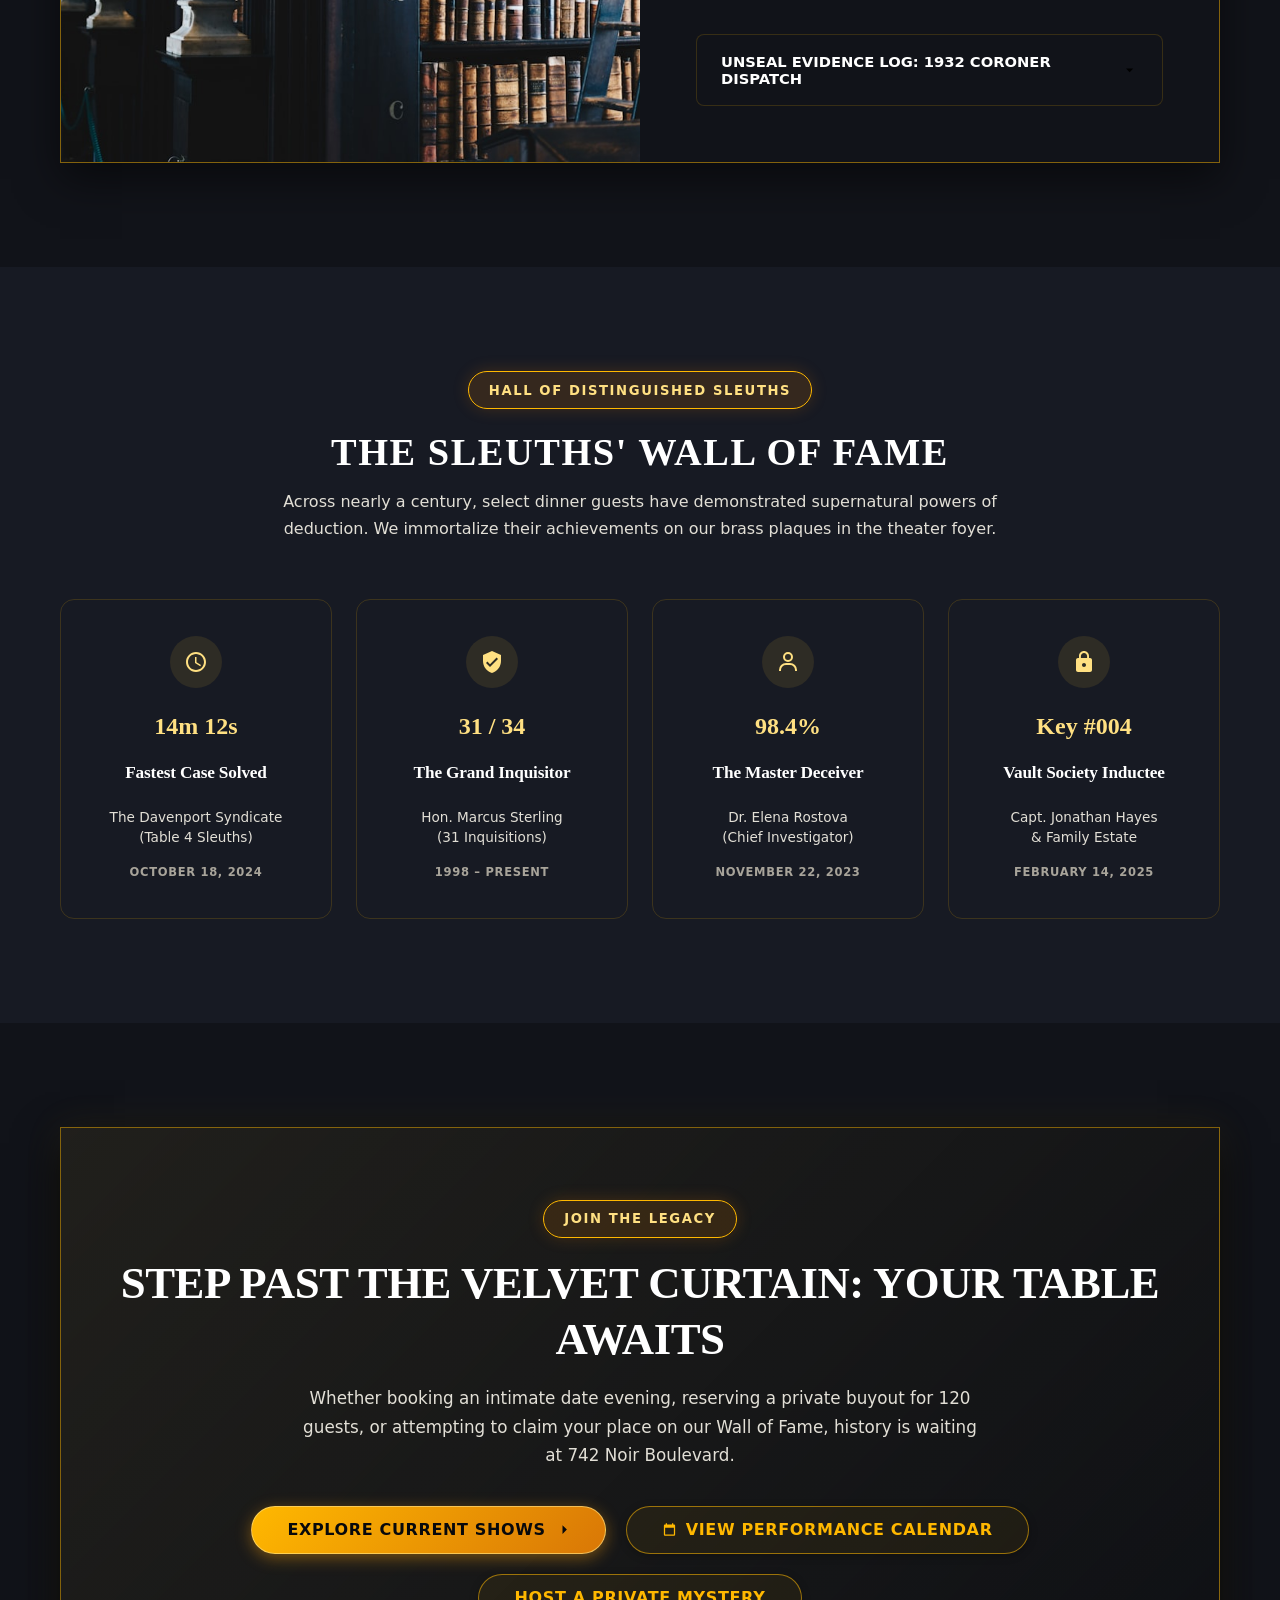
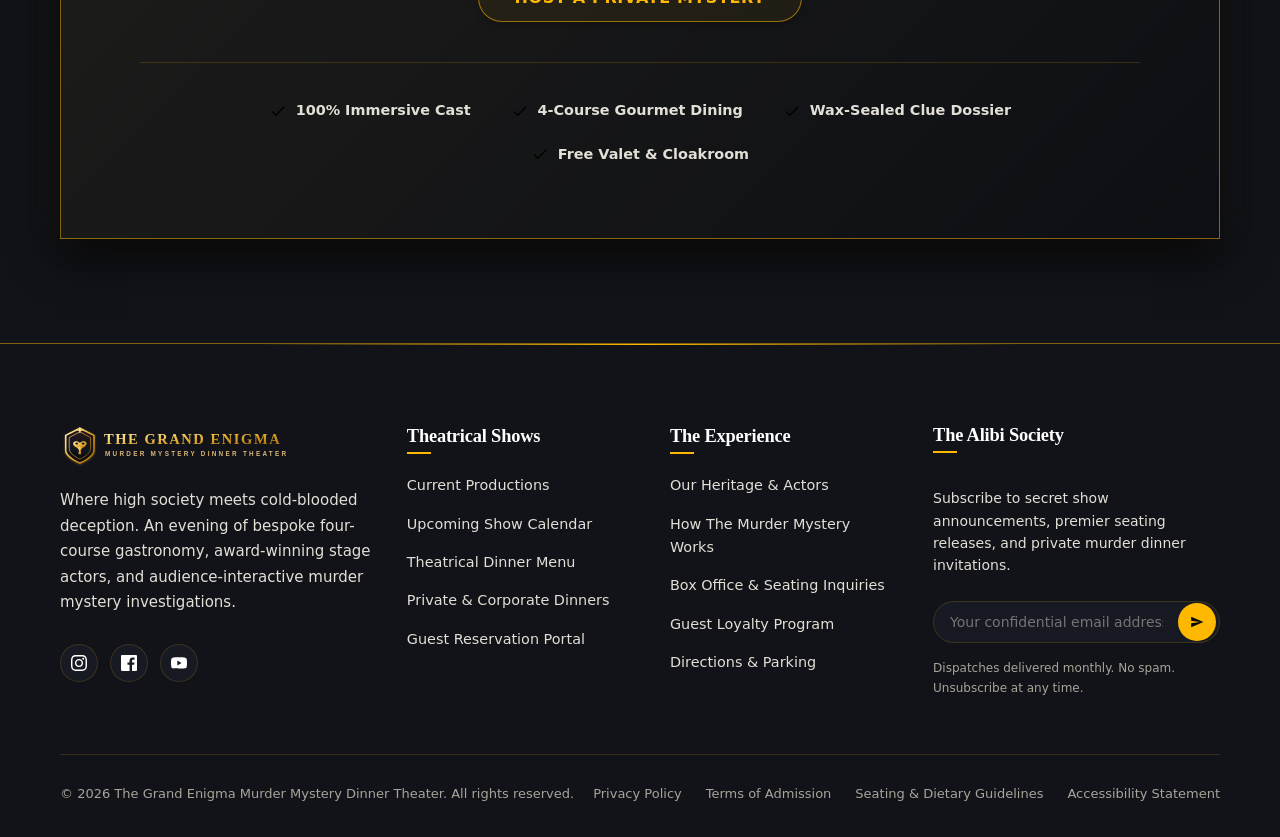
<file: story.html>
<!DOCTYPE html>
<html lang="en" data-theme="dark" dir="ltr">

<head>
  <meta charset="UTF-8">
  <meta name="viewport" content="width=device-width, initial-scale=1.0">
  <meta http-equiv="X-UA-Compatible" content="ie=edge">
  <title>Our Heritage & The Ensemble | The Grand Enigma</title>
  <meta name="description"
    content="Step into an immersive evening of suspense, fine dining, and live theatrical deception at The Grand Enigma Murder Mystery Dinner Theater.">
  <meta name="keywords"
    content="murder mystery dinner, dinner theater, live immersive theater, detective show, corporate mystery events, fine dining entertainment">

  <!-- Open Graph Meta -->
  <meta property="og:title" content="The Grand Enigma | Murder Mystery Dinner Theater">
  <meta property="og:description"
    content="An evening of fine dining, high intrigue, and theatrical deception. Can you identify the culprit before the final course?">
  <meta property="og:type" content="website">

  <!-- Favicon -->
  <link rel="icon" type="image/svg+xml" href="assets/images/branding/logo-emblem.svg">

  <!-- Stylesheets -->
  <link rel="stylesheet" href="assets/css/style.css?v=5.0">
  <link rel="stylesheet" href="assets/css/responsive.css?v=5.0">
</head>

<body>

  <!-- =========================================================================
       Page Preloader (Modern Luxury Mystery Loader)
       ========================================================================= -->
  <div id="pageLoader" class="page-loader" aria-hidden="true">
    <div class="page-loader-inner">
      <div class="loader-emblem-wrap">
        <div class="loader-pulse-ring"></div>
        <div class="loader-compass-ring"></div>
        <div class="loader-emblem">
          <svg viewBox="0 0 64 64" fill="none" class="loader-svg" xmlns="http://www.w3.org/2000/svg">
            <circle cx="32" cy="32" r="28" stroke="url(#loaderGoldGradSty)" stroke-width="2" stroke-dasharray="4 3"
              class="loader-orbit" />
            <polygon points="32,8 39,25 56,32 39,39 32,56 25,39 8,32 25,25" fill="url(#loaderGoldGradSty)"
              opacity="0.9" />
            <circle cx="32" cy="32" r="5" fill="#0D0A07" stroke="#C48D28" stroke-width="2" />
            <defs>
              <linearGradient id="loaderGoldGradSty" x1="0%" y1="0%" x2="100%" y2="100%">
                <stop offset="0%" stop-color="#F3D17A" />
                <stop offset="50%" stop-color="#C48D28" />
                <stop offset="100%" stop-color="#8E6316" />
              </linearGradient>
            </defs>
          </svg>
        </div>
      </div>
      <div class="loader-brand-title">THE GRAND ENIGMA</div>
      <div class="loader-status-text">Unfolding Our Heritage…</div>
      <div class="loader-bar-wrap">
        <div class="loader-bar-fill"></div>
      </div>
    </div>
  </div>



  <!-- =========================================================================
       2. Master Shared Header (Exactly 7 Main Items + Dashboard + Login)
       ========================================================================= -->
  <header class="master-header" id="masterHeader">
    <div class="container">
      <div class="navbar-container">

        <!-- Brand Logo -->
        <a href="index.html" class="navbar-brand" aria-label="The Grand Enigma Home">
          <img src="assets/images/branding/logo.svg" alt="The Grand Enigma Murder Mystery Dinner Theater"
            class="navbar-logo-img">
        </a>

        <!-- Main Desktop Navigation (Exactly 7 Main Items) -->
        <nav class="navbar-nav-wrapper" aria-label="Main Navigation">
          <ul class="navbar-nav">
            <!-- 1. Home (Dropdown) -->
            <li class="nav-item dropdown">
              <a href="index.html" class="nav-link dropdown-toggle" aria-expanded="false" aria-haspopup="true">
                <span>Home</span>
                <svg class="dropdown-chevron" viewBox="0 0 24 24" aria-hidden="true">
                  <path d="M7 10l5 5 5-5z" />
                </svg>
              </a>
              <div class="dropdown-menu" role="menu">
                <a href="index.html" class="dropdown-item" role="menuitem">
                  <div class="dropdown-item-icon">I</div>
                  <div class="dropdown-item-text">
                    <span class="dropdown-item-title">Home 1: The Grand Enigma</span>
                    <span class="dropdown-item-sub">Cinematic Noir Atmosphere</span>
                  </div>
                </a>
                <a href="home-2.html" class="dropdown-item" role="menuitem">
                  <div class="dropdown-item-icon">II</div>
                  <div class="dropdown-item-text">
                    <span class="dropdown-item-title">Home 2: The Velvet Alibi</span>
                    <span class="dropdown-item-sub">Editorial Speakeasy Mystery</span>
                  </div>
                </a>
              </div>
            </li>

            <!-- 2. Our Story -->
            <li class="nav-item">
              <a href="story.html" class="nav-link active">Our Story</a>
            </li>

            <!-- 3. Shows -->
            <li class="nav-item">
              <a href="shows.html" class="nav-link">Shows</a>
            </li>

            <!-- 4. Show Calendar -->
            <li class="nav-item">
              <a href="calendar.html" class="nav-link">Show Calendar</a>
            </li>

            <!-- 5. Private & Corporate Events -->
            <li class="nav-item">
              <a href="events.html" class="nav-link">Events</a>
            </li>

            <!-- 6. Menu -->
            <li class="nav-item">
              <a href="menu.html" class="nav-link">Menu</a>
            </li>

            <!-- 7. Contact -->
            <li class="nav-item">
              <a href="contact.html" class="nav-link">Contact</a>
            </li>

            <!-- 8. Dashboard -->
            <li class="nav-item">
              <a href="dashboard.html" class="nav-link">Dashboard</a>
            </li>
          </ul>
        </nav>

        <!-- Navbar Actions: Theme, RTL, Login & Mobile Toggle -->
        <div class="navbar-actions">
          <!-- Theme Toggle (Light / Dark) -->
          <button type="button" class="toggle-btn theme-toggle-btn" aria-label="Toggle Color Theme"
            title="Toggle Light / Dark Mode">
            <svg viewBox="0 0 24 24" aria-hidden="true">
              <path
                d="M12 3a9 9 0 1 0 9 9c0-.46-.04-.92-.1-1.36a5.389 5.389 0 0 1-4.4 2.26 5.403 5.403 0 0 1-3.14-9.8c-.44-.06-.9-.1-1.36-.1z" />
            </svg>
          </button>

          <!-- RTL / LTR Toggle -->
          <button type="button" class="toggle-btn rtl-toggle-btn" aria-label="Toggle Layout Direction"
            title="Toggle RTL / LTR">
            <span class="rtl-toggle-text">RTL</span>
          </button>

          <!-- Login (Separate Final Action Button) -->
          <a href="login.html" class="btn-nav-login" title="Guest Access">
            <span>Login</span>
          </a>

          <!-- Mobile Hamburger Toggle -->
          <button type="button" class="mobile-toggle" aria-label="Open Navigation Drawer" aria-expanded="false"
            aria-controls="mobileDrawer">
            <span class="hamburger-line"></span>
            <span class="hamburger-line"></span>
            <span class="hamburger-line"></span>
          </button>
        </div>

      </div>
    </div>
  </header>

  <!-- =========================================================================
       3. Mobile Navigation Drawer
       ========================================================================= -->
  <div class="mobile-drawer-backdrop" id="drawerBackdrop"></div>
  <aside class="mobile-drawer" id="mobileDrawer" aria-label="Mobile Navigation Menu">
    <div class="mobile-drawer-header">
      <img src="assets/images/branding/logo.svg" alt="The Grand Enigma" class="mobile-drawer-logo">
      <button type="button" class="mobile-close-btn" aria-label="Close Navigation Menu">
        <svg viewBox="0 0 24 24" aria-hidden="true">
          <path
            d="M19 6.41L17.59 5 12 10.59 6.41 5 5 6.41 10.59 12 5 17.59 6.41 19 12 13.41 17.59 19 19 17.59 13.41 12z" />
        </svg>
      </button>
    </div>

    <!-- Mobile Nav Items (7 Main Items) -->
    <ul class="mobile-nav-list">
      <!-- 1. Home Accordion -->
      <li class="mobile-nav-item dropdown">
        <button type="button" class="mobile-dropdown-btn" aria-expanded="false">
          <span>1. Home</span>
          <svg viewBox="0 0 24 24" aria-hidden="true">
            <path d="M7 10l5 5 5-5z" />
          </svg>
        </button>
        <div class="mobile-sub-menu">
          <a href="index.html" class="mobile-sub-link">Home 1: The Grand Enigma</a>
          <a href="home-2.html" class="mobile-sub-link">Home 2: The Velvet Alibi</a>
        </div>
      </li>

      <!-- 2. Our Story -->
      <li class="mobile-nav-item active">
        <a href="story.html" class="mobile-nav-link">2. Our Story</a>
      </li>

      <!-- 3. Shows -->
      <li class="mobile-nav-item">
        <a href="shows.html" class="mobile-nav-link">3. Shows</a>
      </li>

      <!-- 4. Show Calendar -->
      <li class="mobile-nav-item">
        <a href="calendar.html" class="mobile-nav-link">4. Show Calendar</a>
      </li>

      <!-- 5. Private & Corporate Events -->
      <li class="mobile-nav-item">
        <a href="events.html" class="mobile-nav-link">5. Events</a>
      </li>

      <!-- 6. Menu -->
      <li class="mobile-nav-item">
        <a href="menu.html" class="mobile-nav-link">6. Menu</a>
      </li>

      <!-- 7. Contact -->
      <li class="mobile-nav-item">
        <a href="contact.html" class="mobile-nav-link">7. Contact</a>
      </li>
    </ul>

    <!-- Mobile Action Buttons -->
    <div class="mobile-drawer-actions">
      <a href="dashboard.html" class="btn btn-secondary" style="width: 100%;">
        <svg width="16" height="16" viewBox="0 0 24 24" fill="var(--accent-gold)" aria-hidden="true">
          <path d="M5 16L3 5l5.5 5L12 4l3.5 6L21 5l-2 11H5zm14 3c0 .55-.45 1-1 1H6c-.55 0-1-.45-1-1v-1h14v1z" />
        </svg>
        <span>Dashboard</span>
      </a>

      <a href="login.html" class="btn btn-primary" style="width: 100%;">
        <span>Login</span>
      </a>
    </div>
  </aside>

  <!-- =========================================================================
       4. Main Content — Phase 1 Foundation Verification & Showcase
       ========================================================================= -->
  <main id="mainContent">

    <!-- =========================================================================
         Section 1: The Heritage Chronicle Hero & Founding Metrics
         ========================================================================= -->
    <section class="story-hero-section" id="storyHero">
      <div class="container">
        <div class="story-hero-content">
          <div class="story-hero-badge">
            <svg width="14" height="14" viewBox="0 0 24 24" fill="currentColor" aria-hidden="true">
              <path
                d="M12 2C6.48 2 2 6.48 2 12s4.48 10 10 10 10-4.48 10-10S17.52 2 12 2zm1 15h-2v-6h2v6zm0-8h-2V7h2v2z" />
            </svg>
            <span>The Theatrical Chronicle &bull; Est. 1928</span>
          </div>
          <h1 class="story-hero-title">A CENTURY OF SECRETS: THE THEATRICAL CHRONICLE</h1>
          <p class="story-hero-lead">
            Behind the heavy crimson velvet of 742 Noir Boulevard lies nearly a century of clandestine whispers,
            masterwork stagecraft, and unsolved deceptions. Discover how a 1928 subterranean speakeasy evolved into
            the world's most distinguished interactive murder mystery dinner theater.
          </p>
          <div class="story-hero-actions">
            <a href="#historicalTimeline" class="btn btn-primary">
              <span>Explore Historical Timeline</span>
              <svg width="16" height="16" viewBox="0 0 24 24" fill="currentColor">
                <path d="M12 4l-1.41 1.41L16.17 11H4v2h12.17l-5.58 5.59L12 20l8-8z" />
              </svg>
            </a>
            <a href="#classifiedPersonnel" class="btn btn-outline-gold">
              <span>Meet The Ensemble</span>
            </a>
          </div>
        </div>
      </div>
    </section>

    <!-- =========================================================================
         Section 2: The Decades of Deception (1928–2026 Chronology)
         ========================================================================= -->
    <section class="story-timeline-section" id="historicalTimeline">
      <div class="container">
        <div class="section-header text-center" style="max-width: 720px; margin: 0 auto 3rem;">
          <span class="section-eyebrow">Archival Milestones</span>
          <h2 class="section-title">THE DECADES OF DECEPTION</h2>
          <p class="section-subtitle">
            From prohibition-era secret passwords to contemporary high-society psychological murder mysteries.
          </p>
        </div>

        <div class="story-timeline-wrapper">
          <!-- Timeline Item 1: 1928 -->
          <div class="story-timeline-item left">
            <div class="story-timeline-marker">I</div>
            <div class="story-timeline-card">
              <span class="story-timeline-era-tag">Era 1928 &bull; Prohibition Genesis</span>
              <h3 class="story-timeline-card-title">The Whispering Parlour</h3>
              <p class="story-timeline-card-text">
                Bartholomew Vance staged a mock raid in his speakeasy, challenging dinner patrons to solve the crime and
                birthing mystery theater.
              </p>
            </div>
          </div>

          <!-- Timeline Item 2: 1944 -->
          <div class="story-timeline-item right">
            <div class="story-timeline-marker">II</div>
            <div class="story-timeline-card">
              <span class="story-timeline-era-tag">Era 1944 &bull; Cryptanalysts' Salon</span>
              <h3 class="story-timeline-card-title">Wartime Enigma Protocols</h3>
              <p class="story-timeline-card-text">
                Allied codebreakers decoded ciphers between courses, inspiring the theater's permanent name: <em>The
                  Grand Enigma</em>.
              </p>
            </div>
          </div>

          <!-- Timeline Item 3: 1974 -->
          <div class="story-timeline-item left">
            <div class="story-timeline-marker">III</div>
            <div class="story-timeline-card">
              <span class="story-timeline-era-tag">Era 1974 &bull; Architectural Renaissance</span>
              <h3 class="story-timeline-card-title">The Grand Proscenium</h3>
              <p class="story-timeline-card-text">
                A 4-year restoration revived marble columns, gold-leaf ceilings, and circular banquettes to seat guests
                right alongside suspects.
              </p>
            </div>
          </div>

          <!-- Timeline Item 4: 2001 -->
          <div class="story-timeline-item right">
            <div class="story-timeline-marker">IV</div>
            <div class="story-timeline-card">
              <span class="story-timeline-era-tag">Era 2001 &bull; Gastronomic Choreography</span>
              <h3 class="story-timeline-card-title">Four-Course Synchronization</h3>
              <p class="story-timeline-card-text">
                Chef Antoine Laurent integrated edible clues into every dish, from aromatic truffle broths to hidden
                brioche cipher seals.
              </p>
            </div>
          </div>

          <!-- Timeline Item 5: 2026 -->
          <div class="story-timeline-item left">
            <div class="story-timeline-marker">V</div>
            <div class="story-timeline-card">
              <span class="story-timeline-era-tag">Era 2026 &bull; Modern Masterpiece</span>
              <h3 class="story-timeline-card-title">Immersive Theatrical Dining</h3>
              <p class="story-timeline-card-text">
                A world-renowned landmark combining live ensemble drama, secret vault exploration, and Michelin-caliber
                gastronomy.
              </p>
            </div>
          </div>
        </div>
      </div>
    </section>

    <!-- =========================================================================
         Section 3: The Atelier of Shadows (Backstage Craft & Clue Fabrication)
         ========================================================================= -->
    <section class="story-atelier-section" id="artisanWorkshop">
      <div class="container">
        <div class="story-atelier-split">
          <div>
            <span class="section-tag story-highlight-tag">Backstage Artisanship</span>
            <h2 class="section-title">THE ATELIER OF SHADOWS: <span class="text-gold-gradient">HOW THE MYSTERY IS FORGED</span></h2>
            <p class="section-subtitle" style="text-align: left; margin-bottom: 1.5rem;">
              Nothing at The Grand Enigma is digital or mass-produced. Every ledger, cipher key, tailored garment,
              and poisoned goblet is handcrafted in our subterranean workshop beneath the stage.
            </p>
            <p style="color: var(--text-secondary); line-height: 1.7; margin-bottom: 1.5rem;">
              Our master playwrights spend upwards of nine months crafting a single production, calibrating over
              forty possible guest deductive branches so that no two evenings unfold in the exact same manner.
            </p>
            <div class="story-atelier-actions">
              <a href="shows.html" class="btn btn-primary">
                <span>Explore Current Repertoire</span>
                <svg width="14" height="14" viewBox="0 0 24 24" fill="currentColor">
                  <path d="M5 12h14M12 5l7 7-7 7" />
                </svg>
              </a>
              <a href="calendar.html" class="btn btn-secondary">
                <span>View Performance Schedule</span>
              </a>
            </div>
          </div>

          <!-- Dual Archival Craft Images -->
          <div class="story-atelier-img-grid">
            <img src="assets/images/story/story_director_playwright.jpg"
              alt="Original script manuscripts and literary stage directions" class="story-atelier-img-main"
              loading="lazy">
            <img src="assets/images/story/story_props_atelier.jpg"
              alt="Handwritten notes and fountain pen in the detective prop workshop" class="story-atelier-img-sub"
              loading="lazy">
          </div>
        </div>

        <!-- 3 Artisan Craft Pillars -->
        <div class="story-atelier-pillars-grid">
          <!-- Pillar 1 -->
          <div class="story-atelier-pillar-card">
            <div class="story-atelier-pillar-img-wrap">
              <img src="assets/images/story/atelier_clue_forgery.jpg" alt="The Clue Forgery Desk at The Grand Enigma"
                loading="lazy">
              <span class="story-pillar-badge">Prop Artisanship</span>
            </div>
            <div class="story-atelier-pillar-body">
              <h3 class="story-atelier-pillar-title">The Clue Forgery Desk</h3>
              <p class="story-atelier-pillar-desc">
                Authentic 1920s Remington typewriters, aged rag paper, real iron-gall ink, and custom brass signet rings
                producing wax-sealed evidence packets delivered directly to guest tables.
              </p>
            </div>
          </div>

          <!-- Pillar 2 -->
          <div class="story-atelier-pillar-card">
            <div class="story-atelier-pillar-img-wrap">
              <img src="assets/images/story/atelier_period_wardrobe.jpg"
                alt="Period Wardrobe and Disguise at The Grand Enigma" loading="lazy">
              <span class="story-pillar-badge">Costume Craft</span>
            </div>
            <div class="story-atelier-pillar-body">
              <h3 class="story-atelier-pillar-title">Period Wardrobe</h3>
              <p class="story-atelier-pillar-desc">
                Custom tailored by resident historic costumers using vintage velvets, heavy silks, pocket watch chains,
                and authentic 1930s millinery to ensure immediate historical immersion.
              </p>
            </div>
          </div>

          <!-- Pillar 3 -->
          <div class="story-atelier-pillar-card">
            <div class="story-atelier-pillar-img-wrap">
              <img src="assets/images/story/atelier_stage_illusions.jpg"
                alt="Mechanical Stage Illusions at The Grand Enigma" loading="lazy">
              <span class="story-pillar-badge">Stage Engineering</span>
            </div>
            <div class="story-atelier-pillar-body">
              <h3 class="story-atelier-pillar-title">Mechanical Stage </h3>
              <p class="story-atelier-pillar-desc">
                Engineered trick furniture, spring-loaded secret compartments in dining table centerpieces, false book
                spines, and acoustic baffling designed to transmit whispered clues across the salon.
              </p>
            </div>
          </div>
        </div>
      </div>
    </section>

    <!-- =========================================================================
         Section 4: The Resident Ensemble & Master Playwrights
         ========================================================================= -->
    <section class="story-ensemble-section" id="theEnsembleDossiers">
      <div class="container">
        <div class="section-header text-center" style="max-width: 720px; margin: 0 auto 3rem;">
          <span class="section-tag story-highlight-tag">Classified Personnels</span>
          <h2 class="section-title">THE ENSEMBLE &amp; <span class="text-gold-gradient">MASTER PLAYWRIGHTS</span></h2>
          <p class="section-subtitle">
            Meet the architects of deceit. Trained in classical Shakespearean verse, psychological interrogation,
            and rapid-fire improvisational defense against sharp-witted audience sleuths.
          </p>
        </div>

        <div class="story-ensemble-grid">
          <!-- Personnel Dossier 1 -->
          <div class="story-ensemble-card">
            <div class="story-ensemble-content">
              <div class="story-ensemble-serial">DOSSIER // ART-01</div>
              <div class="story-ensemble-avatar-wrapper">
                <img src="assets/images/story/ensemble_evelyn.jpg" alt="Evelyn Vance - Artistic Director"
                  class="story-ensemble-img" loading="lazy">
              </div>
              <h3 class="story-ensemble-name">Evelyn Vance</h3>
              <div class="story-ensemble-role">Artistic Director &bull; Playwright</div>
              <blockquote class="story-ensemble-quote">
                <span>"The true culprit never holds the dagger, but convinces the room they never set foot inside the library."</span>
              </blockquote>
            </div>

            <div class="story-ensemble-divider"></div>

            <div class="story-ensemble-stats">
              <div class="ensemble-stat-col">
                <span class="ensemble-stat-k">Plays Staged</span>
                <strong class="ensemble-stat-v">28 Shows</strong>
              </div>
              <div class="ensemble-stat-col">
                <span class="ensemble-stat-k">Audience Foil</span>
                <strong class="ensemble-stat-v">68% Rate</strong>
              </div>
            </div>
          </div>

          <!-- Personnel Dossier 2 -->
          <div class="story-ensemble-card">
            <div class="story-ensemble-content">
              <div class="story-ensemble-serial">DOSSIER // ACT-07</div>
              <div class="story-ensemble-avatar-wrapper">
                <img src="assets/images/story/ensemble_alistair.jpg" alt="Alistair Thorne - Resident Host"
                  class="story-ensemble-img" loading="lazy">
              </div>
              <h3 class="story-ensemble-name">Alistair Thorne</h3>
              <div class="story-ensemble-role">Resident Host &bull; Master Suspect</div>
              <blockquote class="story-ensemble-quote">
                <span>"Twenty seasons at 742 Noir Boulevard, and poisoned four hundred times. My digestion remains flawless."</span>
              </blockquote>
            </div>

            <div class="story-ensemble-divider"></div>

            <div class="story-ensemble-stats">
              <div class="ensemble-stat-col">
                <span class="ensemble-stat-k">Experience</span>
                <strong class="ensemble-stat-v">22 Years</strong>
              </div>
              <div class="ensemble-stat-col">
                <span class="ensemble-stat-k">Alibis Filed</span>
                <strong class="ensemble-stat-v">1,400+ Cases</strong>
              </div>
            </div>
          </div>

          <!-- Personnel Dossier 3 -->
          <div class="story-ensemble-card">
            <div class="story-ensemble-content">
              <div class="story-ensemble-serial">DOSSIER // ACT-12</div>
              <div class="story-ensemble-avatar-wrapper">
                <img src="assets/images/story/ensemble_cordelia.jpg" alt="Cordelia Sterling - Femme Fatale"
                  class="story-ensemble-img" loading="lazy">
              </div>
              <h3 class="story-ensemble-name">Cordelia Sterling</h3>
              <div class="story-ensemble-role">Femme Fatale &bull; Illusionist</div>
              <blockquote class="story-ensemble-quote">
                <span>"Look at my hands, darling, but pay closer attention to the shadows behind your seat. True motives hide right there."</span>
              </blockquote>
            </div>

            <div class="story-ensemble-divider"></div>

            <div class="story-ensemble-stats">
              <div class="ensemble-stat-col">
                <span class="ensemble-stat-k">Specialty</span>
                <strong class="ensemble-stat-v">Sleight Master</strong>
              </div>
              <div class="ensemble-stat-col">
                <span class="ensemble-stat-k">Verdict Rate</span>
                <strong class="ensemble-stat-v">92% Solved</strong>
              </div>
            </div>
          </div>

          <!-- Personnel Dossier 4 -->
          <div class="story-ensemble-card">
            <div class="story-ensemble-content">
              <div class="story-ensemble-serial">DOSSIER // CUL-03</div>
              <div class="story-ensemble-avatar-wrapper">
                <img src="assets/images/story/ensemble_antoine.jpg" alt="Antoine Laurent - Executive Chef"
                  class="story-ensemble-img" loading="lazy">
              </div>
              <h3 class="story-ensemble-name">Antoine Laurent</h3>
              <div class="story-ensemble-role">Executive Conspiratorial Chef</div>
              <blockquote class="story-ensemble-quote">
                <span>"A dish must satisfy the palate, but in our theater, it must also challenge the intellect. Every sauce contains an alibi."</span>
              </blockquote>
            </div>

            <div class="story-ensemble-divider"></div>

            <div class="story-ensemble-stats">
              <div class="ensemble-stat-col">
                <span class="ensemble-stat-k">Culinary Rank</span>
                <strong class="ensemble-stat-v">2-Star Michelin</strong>
              </div>
              <div class="ensemble-stat-col">
                <span class="ensemble-stat-k">Tasting Menu</span>
                <strong class="ensemble-stat-v">160 Courses</strong>
              </div>
            </div>
          </div>
        </div>
      </div>
    </section>

    <!-- =========================================================================
         Section 5: The Legend of the Blackwood Vault (Theater Lore & 1932 Mystery)
         ========================================================================= -->
    <section class="story-vault-section" id="ghostOfBlackwood">
      <div class="container">
        <div class="story-vault-card">
          <div class="story-vault-split">
            <div class="story-vault-media">
              <img src="assets/images/story/story_archives_vault.jpg"
                alt="Historic Blackwood Vault library and archive chamber at The Grand Enigma" class="story-vault-img"
                loading="lazy">
            </div>
            <div class="story-vault-body">
              <span class="story-vault-tag">
                <svg width="14" height="14" viewBox="0 0 24 24" fill="currentColor">
                  <path
                    d="M12 2C6.48 2 2 6.48 2 12s4.48 10 10 10 10-4.48 10-10S17.52 2 12 2zm1 15h-2v-2h2v2zm0-4h-2V7h2v6z" />
                </svg>
                The Undefeated Legend &bull; November 14, 1932
              </span>
              <h2 class="story-vault-title">THE GHOST OF THE BLACKWOOD VAULT</h2>
              <p class="story-vault-desc">
                Beneath the center proscenium lies a reinforced steel door forged by the Mosler Safe Company in 1929.
                On the night of November 14, 1932, railroad baron Lord Julian Blackwood vanished from a locked dinner
                party
                inside this room. To this day, the four-digit combination remains uncracked, and its contents are
                guarded as theater canon.
              </p>

              <!-- Interactive Evidence File Accordion -->
              <div class="story-evidence-accordion">
                <button type="button" class="story-evidence-btn" id="storyEvidenceBtn" aria-expanded="false"
                  aria-controls="storyEvidenceContent">
                  <span>UNSEAL EVIDENCE LOG: 1932 CORONER DISPATCH</span>
                  <svg viewBox="0 0 24 24">
                    <path d="M7 10l5 5 5-5z" />
                  </svg>
                </button>
                <div class="story-evidence-content" id="storyEvidenceContent">
                  <p><strong>METROPOLITAN POLICE DEPARTMENT &bull; PRECINCT 4 ARCHIVE</strong></p>
                  <p>DATE: 14 NOV 1932 &bull; 02:45 AM &bull; CASE FILE #1932-B</p>
                  <p>REPORTING OFFICER: Det. Inspector H. Montgomery</p>
                  <p>
                    "Arrived at 742 Noir Boulevard upon report of gunplay in subterranean wine library. Subject Lord
                    Blackwood
                    entered steel vault at approximately 11:30 PM carrying mahogany attaché case. No exits, vents, or
                    secondary
                    shafts discovered. Lock remained deadbolted from the interior. Heavy fragrance of bitter almond
                    noted at keyway.
                    Case classified UNSOLVED by magistrate order."
                  </p>
                </div>
              </div>
            </div>
          </div>
        </div>
      </div>
    </section>

    <!-- =========================================================================
         Section 6: The Sleuths' Wall of Fame (Distinguished Records)
         ========================================================================= -->
    <section class="story-fame-section" id="patronHallOfFame">
      <div class="container">
        <div class="section-header text-center" style="max-width: 720px; margin: 0 auto 3rem;">
          <span class="section-tag story-highlight-tag">Hall of Distinguished Sleuths</span>
          <h2 class="section-title">THE SLEUTHS' <span class="text-gold-gradient">WALL OF FAME</span></h2>
          <p class="section-subtitle">
            Across nearly a century, select dinner guests have demonstrated supernatural powers of deduction.
            We immortalize their achievements on our brass plaques in the theater foyer.
          </p>
        </div>

        <div class="story-fame-grid">
          <!-- Fame Plaque 1 -->
          <div class="story-fame-card">
            <div class="story-fame-icon">
              <svg width="24" height="24" viewBox="0 0 24 24" fill="currentColor">
                <path
                  d="M11.99 2C6.47 2 2 6.48 2 12s4.47 10 9.99 10C17.52 22 22 17.52 22 12S17.52 2 11.99 2zM12 20c-4.42 0-8-3.58-8-8s3.58-8 8-8 8 3.58 8 8-3.58 8-8 8zm.5-13H11v6l5.25 3.15.75-1.23-4.5-2.67z" />
              </svg>
            </div>
            <div class="story-fame-record">14m 12s</div>
            <h3 class="story-fame-title">Fastest Case Solved</h3>
            <p class="story-fame-holder">The Davenport Syndicate<br>(Table 4 Sleuths)</p>
            <div class="story-fame-date">October 18, 2024</div>
          </div>

          <!-- Fame Plaque 2 -->
          <div class="story-fame-card">
            <div class="story-fame-icon">
              <svg width="24" height="24" viewBox="0 0 24 24" fill="currentColor">
                <path
                  d="M12 1L3 5v6c0 5.55 3.84 10.74 9 12 5.16-1.26 9-6.45 9-12V5l-9-4zm-2 16l-4-4 1.41-1.41L10 14.17l6.59-6.59L18 9l-8 8z" />
              </svg>
            </div>
            <div class="story-fame-record">31 / 34</div>
            <h3 class="story-fame-title">The Grand Inquisitor</h3>
            <p class="story-fame-holder">Hon. Marcus Sterling<br>(31 Inquisitions)</p>
            <div class="story-fame-date">1998 &ndash; Present</div>
          </div>

          <!-- Fame Plaque 3 -->
          <div class="story-fame-card">
            <div class="story-fame-icon">
              <svg width="24" height="24" viewBox="0 0 24 24" fill="currentColor">
                <path
                  d="M12 2a5 5 0 1 0 5 5 5 5 0 0 0-5-5zm0 8a3 3 0 1 1 3-3 3 3 0 0 1-3 3zm9 11v-1a7 7 0 0 0-7-7h-4a7 7 0 0 0-7 7v1h2v-1a5 5 0 0 1 5-5h4a5 5 0 0 1 5 5v1z" />
              </svg>
            </div>
            <div class="story-fame-record">98.4%</div>
            <h3 class="story-fame-title">The Master Deceiver</h3>
            <p class="story-fame-holder">Dr. Elena Rostova<br>(Chief Investigator)</p>
            <div class="story-fame-date">November 22, 2023</div>
          </div>

          <!-- Fame Plaque 4 -->
          <div class="story-fame-card">
            <div class="story-fame-icon">
              <svg width="24" height="24" viewBox="0 0 24 24" fill="currentColor">
                <path
                  d="M18 8h-1V6c0-2.76-2.24-5-5-5S7 3.24 7 6v2H6c-1.1 0-2 .9-2 2v10c0 1.1.9 2 2 2h12c1.1 0 2-.9 2-2V10c0-1.1-.9-2-2-2zm-6 9c-1.1 0-2-.9-2-2s.9-2 2-2 2 .9 2 2-.9 2-2 2zm3.1-9H8.9V6c0-1.71 1.39-3.1 3.1-3.1 1.71 0 3.1 1.39 3.1 3.1v2z" />
              </svg>
            </div>
            <div class="story-fame-record">Key #004</div>
            <h3 class="story-fame-title">Vault Society Inductee</h3>
            <p class="story-fame-holder">Capt. Jonathan Hayes<br>&amp; Family Estate</p>
            <div class="story-fame-date">February 14, 2025</div>
          </div>
        </div>
      </div>
    </section>

    <!-- =========================================================================
         Section 7: Step Past The Velvet Curtain (Visit CTA)
         ========================================================================= -->
    <section class="story-cta-section" id="visitTheTheaterCta">
      <div class="container">
        <div class="story-cta-box">
          <span class="section-tag story-highlight-tag">Join The Legacy</span>
          <h2 class="story-cta-title">STEP PAST THE VELVET CURTAIN: <span class="text-gold-gradient">YOUR TABLE AWAITS</span></h2>
          <p class="story-cta-lead">
            Whether booking an intimate date evening, reserving a private buyout for 120 guests,
            or attempting to claim your place on our Wall of Fame, history is waiting at 742 Noir Boulevard.
          </p>

          <div class="story-cta-actions">
            <a href="shows.html" class="btn btn-primary" style="padding: 1.1rem 2.2rem; font-size: 1rem;">
              <span>Explore Current Shows</span>
              <svg width="15" height="15" viewBox="0 0 24 24" fill="currentColor">
                <path d="M5 12h14M12 5l7 7-7 7" />
              </svg>
            </a>
            <a href="calendar.html" class="btn btn-secondary" style="padding: 1.1rem 2.2rem; font-size: 1rem;">
              <svg width="15" height="15" viewBox="0 0 24 24" fill="currentColor">
                <path
                  d="M19 4h-1V2h-2v2H8V2H6v2H5c-1.11 0-1.99.9-1.99 2L3 20c0 1.1.89 2 2 2h14c1.1 0 2-.9 2-2V6c0-1.1-.9-2-2-2zm0 16H5V9h14v11z" />
              </svg>
              <span>View Performance Calendar</span>
            </a>
            <a href="events.html" class="btn btn-outline" style="padding: 1.1rem 2.2rem; font-size: 1rem;">
              <span>Host A Private Mystery</span>
            </a>
          </div>

          <!-- Theater Guarantees Strip -->
          <div class="story-guarantees-grid">
            <div class="story-guarantee-item">
              <svg viewBox="0 0 24 24">
                <path d="M9 16.17L4.83 12l-1.42 1.41L9 19 21 7l-1.41-1.41z" />
              </svg>
              <span>100% Immersive Cast</span>
            </div>
            <div class="story-guarantee-item">
              <svg viewBox="0 0 24 24">
                <path d="M9 16.17L4.83 12l-1.42 1.41L9 19 21 7l-1.41-1.41z" />
              </svg>
              <span>4-Course Gourmet Dining</span>
            </div>
            <div class="story-guarantee-item">
              <svg viewBox="0 0 24 24">
                <path d="M9 16.17L4.83 12l-1.42 1.41L9 19 21 7l-1.41-1.41z" />
              </svg>
              <span>Wax-Sealed Clue Dossier</span>
            </div>
            <div class="story-guarantee-item">
              <svg viewBox="0 0 24 24">
                <path d="M9 16.17L4.83 12l-1.42 1.41L9 19 21 7l-1.41-1.41z" />
              </svg>
              <span>Free Valet &amp; Cloakroom</span>
            </div>
          </div>
        </div>
      </div>
    </section>

  </main>

  <!-- =========================================================================
       5. Master Shared Footer Foundation
       ========================================================================= -->
  <footer class="master-footer" id="masterFooter">
    <div class="container">
      <div class="footer-top-grid">

        <!-- Column 1: Brand Information -->
        <div class="footer-brand-col">
          <a href="index.html" aria-label="The Grand Enigma Home">
            <img src="assets/images/branding/logo.svg" alt="The Grand Enigma Murder Mystery Dinner Theater"
              class="footer-logo-img">
          </a>
          <p class="footer-brand-desc">
            Where high society meets cold-blooded deception. An evening of bespoke four-course gastronomy,
            award-winning stage actors, and audience-interactive murder mystery investigations.
          </p>
          <div class="footer-social-links">
            <a href="#" class="social-link-btn" aria-label="Instagram">
              <svg viewBox="0 0 24 24">
                <path
                  d="M12 2.163c3.204 0 3.584.012 4.85.07 3.252.148 4.771 1.691 4.919 4.919.058 1.265.069 1.645.069 4.849 0 3.205-.012 3.584-.069 4.849-.149 3.225-1.664 4.771-4.919 4.919-1.266.058-1.644.07-4.85.07-3.204 0-3.584-.012-4.849-.07-3.26-.149-4.771-1.699-4.919-4.92-.058-1.265-.07-1.644-.07-4.849 0-3.204.013-3.583.07-4.849.149-3.227 1.664-4.771 4.919-4.919 1.266-.057 1.645-.069 4.849-.069zm0-2.163c-3.259 0-3.667.014-4.947.072-4.358.2-6.78 2.618-6.98 6.98-.059 1.281-.073 1.689-.073 4.948 0 3.259.014 3.668.072 4.948.2 4.358 2.618 6.78 6.98 6.98 1.281.058 1.689.072 4.948.072 3.259 0 3.668-.014 4.948-.072 4.354-.2 6.782-2.618 6.979-6.98.059-1.28.073-1.689.073-4.948 0-3.259-.014-3.667-.072-4.947-.196-4.354-2.617-6.78-6.979-6.98-1.281-.059-1.69-.073-4.949-.073zm0 5.838c-3.403 0-6.162 2.759-6.162 6.162s2.759 6.163 6.162 6.163 6.162-2.759 6.162-6.163c0-3.403-2.759-6.162-6.162-6.162zm0 10.162c-2.209 0-4-1.79-4-4 0-2.209 1.791-4 4-4s4 1.791 4 4c0 2.21-1.791 4-4 4zm6.406-11.845c-.796 0-1.441.645-1.441 1.44s.645 1.44 1.441 1.44c.795 0 1.439-.645 1.439-1.44s-.644-1.44-1.439-1.44z" />
              </svg>
            </a>
            <a href="#" class="social-link-btn" aria-label="Facebook">
              <svg viewBox="0 0 24 24">
                <path
                  d="M22.675 0h-21.35c-.732 0-1.325.593-1.325 1.325v21.351c0 .731.593 1.324 1.325 1.324h11.495v-9.294h-3.128v-3.622h3.128v-2.671c0-3.1 1.893-4.788 4.659-4.788 1.325 0 2.463.099 2.795.143v3.24l-1.918.001c-1.504 0-1.795.715-1.795 1.763v2.313h3.587l-.467 3.622h-3.12v9.293h6.116c.73 0 1.323-.593 1.323-1.325v-21.35c0-.732-.593-1.325-1.325-1.325z" />
              </svg>
            </a>
            <a href="#" class="social-link-btn" aria-label="YouTube">
              <svg viewBox="0 0 24 24">
                <path
                  d="M23.498 6.186a3.016 3.016 0 0 0-2.122-2.136C19.505 3.545 12 3.545 12 3.545s-7.505 0-9.377.505A3.017 3.017 0 0 0 .502 6.186C0 8.07 0 12 0 12s0 3.93.502 5.814a3.016 3.016 0 0 0 2.122 2.136c1.871.505 9.376.505 9.376.505s7.505 0 9.377-.505a3.015 3.015 0 0 0 2.122-2.136C24 15.93 24 12 24 12s0-3.93-.502-5.814zM9.545 15.568V8.432L15.818 12l-6.273 3.568z" />
              </svg>
            </a>
          </div>
        </div>

        <!-- Column 2: Theatrical Navigation -->
        <div>
          <h3 class="footer-col-title">Theatrical Shows</h3>
          <ul class="footer-links-list">
            <li class="footer-link-item"><a href="shows.html">Current Productions</a></li>
            <li class="footer-link-item"><a href="calendar.html">Upcoming Show Calendar</a></li>
            <li class="footer-link-item"><a href="menu.html">Theatrical Dinner Menu</a></li>
            <li class="footer-link-item"><a href="events.html">Private &amp; Corporate Dinners</a></li>
            <li class="footer-link-item"><a href="dashboard.html">Guest Reservation Portal</a></li>
          </ul>
        </div>

        <!-- Column 3: The Grand Enigma Story -->
        <div>
          <h3 class="footer-col-title">The Experience</h3>
          <ul class="footer-links-list">
            <li class="footer-link-item"><a href="story.html">Our Heritage &amp; Actors</a></li>
            <li class="footer-link-item"><a href="story.html#faq">How The Murder Mystery Works</a></li>
            <li class="footer-link-item"><a href="contact.html">Box Office &amp; Seating Inquiries</a></li>
            <li class="footer-link-item"><a href="login.html">Guest Loyalty Program</a></li>
            <li class="footer-link-item"><a href="contact.html#venue">Directions &amp; Parking</a></li>
          </ul>
        </div>

        <!-- Column 4: VIP Mystery Dispatch (Newsletter) -->
        <div class="footer-newsletter-box">
          <h3 class="footer-col-title">The Alibi Society</h3>
          <p style="font-size: 0.875rem; color: var(--text-secondary); line-height: 1.6;">
            Subscribe to secret show announcements, premier seating releases, and private murder dinner invitations.
          </p>
          <form class="newsletter-form" aria-label="Newsletter Subscription">
            <input type="email" class="newsletter-input" placeholder="Your confidential email address..." required
              aria-label="Email address">
            <button type="submit" class="newsletter-submit-btn" aria-label="Submit Email">
              <svg viewBox="0 0 24 24">
                <path d="M2.01 21L23 12 2.01 3 2 10l15 2-15 2z" />
              </svg>
            </button>
          </form>
          <span style="font-size: 0.75rem; color: var(--text-muted);">
            Dispatches delivered monthly. No spam. Unsubscribe at any time.
          </span>
        </div>

      </div>

      <!-- Footer Bottom Bar -->
      <div class="footer-bottom-bar">
        <p>&copy; 2026 The Grand Enigma Murder Mystery Dinner Theater. All rights reserved.</p>
        <div class="footer-bottom-links">
          <a href="#">Privacy Policy</a>
          <a href="#">Terms of Admission</a>
          <a href="#">Seating &amp; Dietary Guidelines</a>
          <a href="#">Accessibility Statement</a>
        </div>
      </div>
    </div>
  </footer>

  <!-- =========================================================================
       6. Back-To-Top Utility Button
       ========================================================================= -->
  <button type="button" class="back-to-top" aria-label="Back to top of page" title="Return to top">
    <svg viewBox="0 0 24 24" aria-hidden="true">
      <path d="M7.41 15.41L12 10.83l4.59 4.58L18 14l-6-6-6 6z" />
    </svg>
  </button>

  <!-- =========================================================================
       7. Scripts
       ========================================================================= -->
  <script src="assets/js/main.js"></script>
</body>

</html>
</file>
<file: assets/css/style.css>
html, body { overflow-x: clip; max-width: 100vw; }
/* ==========================================================================
   THE GRAND ENIGMA — MURDER MYSTERY DINNER THEATER
   Template 1 Master Stylesheet
   ========================================================================== */

/* --------------------------------------------------------------------------
   1. Google Fonts Import
   -------------------------------------------------------------------------- */
@import url('https://fonts.googleapis.com/css2?family=Cinzel+Decorative:wght@700;900&family=Playfair+Display:ital,wght@0,400;0,600;0,700;1,400&family=Plus+Jakarta+Sans:wght@300;400;500;600;700&display=swap');

/* --------------------------------------------------------------------------
   2. Design Tokens & CSS Variables
   -------------------------------------------------------------------------- */
:root {
  /* Color Palette — Sleek Obsidian & Electric Amber Gold (Luxury Noir) */
  --color-noir-black: #08090C;
  --color-noir-deep: #0E1015;
  --color-noir-surface: #13151D;
  --color-noir-elevated: #1B1E29;
  --color-noir-card: #141720;

  /* Electric Amber Gold & Radiant Warm Champagne */
  --color-amber-deep: #B87306;
  --color-amber-main: #F59E0B;          /* Vivid Amber Gold */
  --color-amber-bright: #FBBF24;        /* Luminous Amber */
  --color-amber-glow: rgba(245, 158, 11, 0.42);

  /* Shimmering Electric & Venetian Gold */
  --color-gold-deep: #C78816;
  --color-gold-main: #FFB800;          /* Pure Electric Gold */
  --color-gold-bright: #FFE082;        /* Radiant Champagne */
  --color-gold-glow: rgba(255, 184, 0, 0.38);

  /* Aliases for seamless component compatibility */
  --color-crimson-deep: #B87306;
  --color-crimson-main: #FFB800;
  --color-crimson-bright: #FFE082;
  --color-crimson-glow: rgba(255, 184, 0, 0.42);

  /* Theme Tokens — Default to Dark */
  --bg-body: #08090C;
  --bg-surface: #111319;
  --bg-surface-alt: #171A23;
  --bg-surface-elevated: #1E222F;
  --bg-glass: rgba(11, 13, 18, 0.92);
  --bg-dropdown: #131620;

  --text-primary: #FFFFFF;
  --text-secondary: #E2DFD6;
  --text-muted: #A8A49A;
  --text-inverse: #08090C;

  --border-subtle: rgba(255, 184, 0, 0.16);
  --border-accent: rgba(255, 184, 0, 0.48);
  --border-crimson: rgba(255, 184, 0, 0.38);

  --accent-primary: var(--color-gold-main);
  --accent-primary-hover: var(--color-gold-bright);
  --accent-gold: var(--color-gold-main);
  --accent-gold-hover: var(--color-gold-bright);

  --shadow-sm: 0 4px 14px rgba(0, 0, 0, 0.45);
  --shadow-md: 0 8px 26px rgba(0, 0, 0, 0.62);
  --shadow-lg: 0 16px 42px rgba(0, 0, 0, 0.82);
  --shadow-gold: 0 0 20px rgba(255, 184, 0, 0.28);
  --shadow-crimson: 0 0 24px rgba(255, 184, 0, 0.35);

  /* Typography */
  --font-display: 'Cinzel Decorative', 'Playfair Display', Georgia, serif;
  --font-heading: 'Playfair Display', Georgia, serif;
  --font-body: 'Plus Jakarta Sans', system-ui, -apple-system, sans-serif;

  /* Spacing */
  --container-max-width: 1200px;
  --header-height: 76px;
  --announcement-height: 38px;
  --transition-fast: 0.2s cubic-bezier(0.4, 0, 0.2, 1);
  --transition-normal: 0.35s cubic-bezier(0.4, 0, 0.2, 1);
  --transition-slow: 0.5s cubic-bezier(0.4, 0, 0.2, 1);
  --border-radius-sm: 4px;
  --border-radius-md: 8px;
  --border-radius-lg: 14px;
  --border-radius-full: 9999px;
}

/* Light Theme Override */
[data-theme="light"] {
  --bg-body: #FBF9F5;
  --bg-surface: #FFFFFF;
  --bg-surface-alt: #F3EFE8;
  --bg-surface-elevated: #E9E3D6;
  --bg-glass: rgba(251, 249, 245, 0.94);
  --bg-dropdown: #FFFFFF;

  --text-primary: #111215;
  --text-secondary: #2C2822;
  --text-muted: #58534A;
  --text-inverse: #FBF9F5;

  /* High Contrast Gold & Amber Tokens for Light Mode (WCAG AAA / AA compliant) */
  --color-gold-deep: #78350F;
  --color-gold-main: #B45309;          /* Rich Amber Gold */
  --color-gold-bright: #92400E;        /* Deep High-Contrast Gold Text (7.5:1 on white) */
  --color-gold-glow: rgba(180, 83, 9, 0.25);

  --color-amber-deep: #78350F;
  --color-amber-main: #B45309;
  --color-amber-bright: #92400E;
  --color-amber-glow: rgba(180, 83, 9, 0.25);

  --accent-primary: #B45309;
  --accent-primary-hover: #78350F;
  --accent-gold: #B45309;
  --accent-gold-hover: #78350F;

  --border-subtle: rgba(217, 119, 6, 0.18);
  --border-accent: rgba(217, 119, 6, 0.45);
  --border-crimson: rgba(217, 119, 6, 0.35);

  --shadow-sm: 0 4px 14px rgba(0, 0, 0, 0.06);
  --shadow-md: 0 8px 26px rgba(0, 0, 0, 0.09);
  --shadow-lg: 0 16px 42px rgba(0, 0, 0, 0.14);
  --shadow-gold: 0 0 18px rgba(217, 119, 6, 0.22);
  --shadow-crimson: 0 0 22px rgba(217, 119, 6, 0.22);
}

/* --------------------------------------------------------------------------
   3. CSS Reset & Base Rules
   -------------------------------------------------------------------------- */
*, *::before, *::after {
  box-sizing: border-box;
  margin: 0;
  padding: 0;
}

html {
  font-size: 16px;
  scroll-behavior: smooth;
  scroll-padding-top: calc(var(--header-height, 76px) + 1.5rem);
  -webkit-text-size-adjust: 100%;
}

section[id],
div[id],
main > section {
  scroll-margin-top: calc(var(--header-height, 76px) + 1.5rem);
}

body {
  font-family: var(--font-body);
  background-color: var(--bg-body);
  color: var(--text-primary);
  line-height: 1.65;
  overflow-x: clip;
  transition: background-color var(--transition-normal), color var(--transition-normal);
  min-height: 100vh;
  display: flex;
  flex-direction: column;
}

img, svg, video {
  display: block;
  max-width: 100%;
  height: auto;
}

a {
  color: inherit;
  text-decoration: none;
  transition: color var(--transition-fast);
}

button {
  font-family: inherit;
  cursor: pointer;
  border: none;
  background: none;
  transition: all var(--transition-fast);
}

ul, ol {
  list-style: none;
}

input, textarea, select {
  font-family: inherit;
  color: inherit;
  outline: none;
  box-sizing: border-box;
}

select {
  appearance: none;
  -webkit-appearance: none;
  -moz-appearance: none;
  background-image: url("data:image/svg+xml,%3Csvg xmlns='http://www.w3.org/2000/svg' width='16' height='16' viewBox='0 0 24 24' fill='none' stroke='%23FFB800' stroke-width='2.5' stroke-linecap='round' stroke-linejoin='round'%3E%3Cpolyline points='6 9 12 15 18 9'%3E%3C/polyline%3E%3C/svg%3E") !important;
  background-repeat: no-repeat !important;
  background-position: right 0.85rem center !important;
  background-size: 14px 14px !important;
  padding-right: 2.25rem !important;
  cursor: pointer;
}

[data-theme="light"] select {
  background-image: url("data:image/svg+xml,%3Csvg xmlns='http://www.w3.org/2000/svg' width='16' height='16' viewBox='0 0 24 24' fill='none' stroke='%23B45309' stroke-width='2.5' stroke-linecap='round' stroke-linejoin='round'%3E%3Cpolyline points='6 9 12 15 18 9'%3E%3C/polyline%3E%3C/svg%3E") !important;
  background-repeat: no-repeat !important;
  background-position: right 0.85rem center !important;
  background-size: 14px 14px !important;
}

[dir="rtl"] select {
  background-position: left 0.85rem center !important;
  padding-right: 0.85rem !important;
  padding-left: 2.25rem !important;
}

select option {
  background: #14151B;
  color: #F3F4F6;
  padding: 0.65rem 0.85rem;
}

[data-theme="light"] select option {
  background: #FFFFFF;
  color: #111827;
}

/* Focus & Selection Utilities */

:focus-visible {
  outline: 2px solid var(--accent-gold);
  outline-offset: 3px;
}

::selection {
  background-color: var(--color-gold-main);
  color: #08090C;
}

/* --------------------------------------------------------------------------
   4. Typography Utilities
   -------------------------------------------------------------------------- */
h1, h2, h3, h4, h5, h6 {
  font-family: var(--font-heading);
  color: var(--text-primary);
  line-height: 1.25;
  font-weight: 600;
  letter-spacing: -0.01em;
}

.font-display {
  font-family: var(--font-display);
}

.text-gold {
  color: var(--accent-gold);
}

.text-crimson {
  color: var(--accent-primary);
}

.text-muted {
  color: var(--text-secondary);
}

.gold-gradient-text {
  background: linear-gradient(135deg, var(--color-gold-bright) 0%, var(--color-gold-main) 50%, #9B7923 100%);
  -webkit-background-clip: text;
  -webkit-text-fill-color: transparent;
}

.crimson-gradient-text,
.amber-gradient-text {
  background: linear-gradient(135deg, var(--color-amber-bright) 0%, var(--color-amber-main) 60%, var(--color-amber-deep) 100%);
  -webkit-background-clip: text;
  -webkit-text-fill-color: transparent;
}

/* --------------------------------------------------------------------------
   5. Container & Layout Grid
   -------------------------------------------------------------------------- */
.container {
  width: 100%;
  max-width: var(--container-max-width);
  margin-left: auto;
  margin-right: auto;
  padding-left: 1.5rem;
  padding-right: 1.5rem;
}

.container-fluid {
  width: 100%;
  padding-left: 2rem;
  padding-right: 2rem;
}

/* --------------------------------------------------------------------------
   6. Announcement Bar
   -------------------------------------------------------------------------- */
.announcement-bar {
  background: linear-gradient(90deg, #181A24 0%, #0E1015 50%, #181A24 100%);
  border: none !important;
  border-top: none !important;
  border-bottom: none !important;
  outline: none !important;
  box-shadow: none !important;
  color: #FFFFFF;
  font-size: 0.8125rem;
  padding: 0.5rem 1rem;
  position: relative;
  z-index: 1010;
}

[data-theme="light"] .announcement-bar {
  background: linear-gradient(90deg, #181A24 0%, #0E1015 50%, #181A24 100%);
  border: none !important;
  border-top: none !important;
  border-bottom: none !important;
  color: #FFFFFF;
}

.announcement-inner {
  display: flex;
  align-items: center;
  justify-content: space-between;
  gap: 1.5rem;
}

.announcement-content {
  display: flex;
  align-items: center;
  gap: 0.75rem;
  white-space: nowrap;
  overflow: hidden;
  text-overflow: ellipsis;
  color: #F8F6F0;
}

.announcement-badge {
  background: var(--color-gold-main);
  color: #08090C;
  padding: 0.18rem 0.65rem;
  border-radius: var(--border-radius-full);
  font-size: 0.6875rem;
  font-weight: 700;
  text-transform: uppercase;
  letter-spacing: 0.08em;
  display: inline-flex;
  align-items: center;
  gap: 0.35rem;
  box-shadow: 0 0 12px var(--color-amber-glow);
}

.announcement-badge::before {
  content: '';
  display: inline-block;
  width: 6px;
  height: 6px;
  border-radius: 50%;
  background-color: var(--color-gold-bright);
  animation: pulse 1.8s infinite;
}

.announcement-link {
  color: var(--color-gold-bright);
  font-weight: 700;
  display: inline-flex;
  align-items: center;
  gap: 0.3rem;
  text-decoration: none !important;
}

.announcement-link:hover {
  color: #FFFFFF;
}

.announcement-tools {
  display: flex;
  align-items: center;
  gap: 1.5rem;
  font-size: 0.8125rem;
}

.announcement-tool-item {
  display: flex;
  align-items: center;
  gap: 0.45rem;
  white-space: nowrap;
  color: #FFFFFF;
  font-weight: 600;
  text-shadow: 0 1px 3px rgba(0, 0, 0, 0.7);
}

.announcement-tool-item svg {
  color: var(--color-gold-main);
  fill: currentColor;
  flex-shrink: 0;
  filter: drop-shadow(0 0 4px var(--color-gold-glow));
}

/* --------------------------------------------------------------------------
   7. Master Navbar
   -------------------------------------------------------------------------- */
.master-header {
  position: sticky;
  top: 0;
  left: 0;
  width: 100%;
  z-index: 1000;
  background-color: #0A0B0F;
  border-top: none !important;
  border-bottom: 1px solid var(--border-subtle);
  box-shadow: 0 4px 20px rgba(0, 0, 0, 0.4);
  transform: translateZ(0);
  -webkit-transform: translateZ(0);
  transition: none !important;
  animation: none !important;
}

[data-theme="light"] .master-header {
  background-color: #FFFFFF;
  box-shadow: 0 4px 16px rgba(0, 0, 0, 0.08);
  border-bottom-color: rgba(217, 119, 6, 0.2);
}

.navbar-container {
  display: flex;
  align-items: center;
  justify-content: space-between;
  height: var(--header-height);
  width: 100%;
  gap: 1.25rem;
}

/* Brand Logo */
.navbar-brand {
  display: flex;
  align-items: center;
  flex-shrink: 0;
  text-decoration: none;
  z-index: 10;
}

.navbar-logo-img {
  height: 44px;
  width: auto;
  max-width: none;
  object-fit: contain;
}

[data-theme="light"] .navbar-logo-img,
[data-theme="light"] .mobile-drawer-logo,
[data-theme="light"] .footer-logo-img,
[data-theme="light"] .dash-topbar-brand-logo {
  content: url('../images/branding/logo-light.svg');
}

/* Main Navigation Menu */
.navbar-nav-wrapper {
  display: flex;
  align-items: center;
  justify-content: center;
  margin-left: auto;
  margin-right: 0;
}

.navbar-nav {
  display: flex;
  align-items: center;
  justify-content: center;
  gap: 1.15rem;
  margin: 0;
  padding: 0;
}

.nav-item {
  position: relative;
  list-style: none;
}

.nav-link {
  display: inline-flex;
  align-items: center;
  gap: 0.35rem;
  font-size: 0.875rem;
  font-weight: 600;
  color: var(--text-primary);
  padding: 0.45rem 0.3rem;
  white-space: nowrap;
  letter-spacing: 0.015em;
  position: relative;
  transition: color var(--transition-fast);
}

.nav-link::after {
  content: '';
  position: absolute;
  bottom: 0;
  left: 0;
  width: 0;
  height: 2px;
  background: linear-gradient(90deg, var(--color-gold-main), var(--color-gold-bright));
  transition: width var(--transition-normal);
  border-radius: 2px;
}

.nav-link:hover,
.nav-link:focus-visible {
  color: var(--accent-gold);
}

.nav-link:hover::after,
.nav-link:focus-visible::after,
.nav-item.active .nav-link::after {
  width: 100%;
}

.nav-item.active .nav-link {
  color: var(--accent-gold);
}

.nav-link.dropdown-toggle {
  gap: 0.15rem;
}

/* Dropdown Arrow */
.dropdown-chevron {
  width: 12px;
  height: 12px;
  fill: currentColor;
  transition: transform 0.25s cubic-bezier(0.16, 1, 0.3, 1), fill 0.25s ease;
  pointer-events: none;
  display: inline-block;
  vertical-align: middle;
  margin-left: 2px;
  margin-right: 0;
  flex-shrink: 0;
}

[dir="rtl"] .dropdown-chevron {
  margin-left: 0;
  margin-right: 2px;
}

.nav-item.dropdown:hover .dropdown-chevron,
.nav-item.dropdown.is-open .dropdown-chevron,
.nav-item.dropdown:focus-within .dropdown-chevron {
  transform: rotate(180deg);
  fill: var(--accent-gold);
}

/* Home Dropdown Menu */
.dropdown-menu {
  position: absolute;
  top: 100%;
  left: 0;
  min-width: 270px;
  background: var(--bg-dropdown);
  border: 1px solid var(--border-accent);
  border-radius: var(--border-radius-md);
  box-shadow: 0 12px 36px rgba(0, 0, 0, 0.45), var(--shadow-gold);
  padding: 0.65rem;
  opacity: 0;
  visibility: hidden;
  transform: translateY(6px);
  transition: opacity 0.22s ease, transform 0.22s ease, visibility 0.22s ease;
  z-index: 1050;
  backdrop-filter: blur(16px);
  -webkit-backdrop-filter: blur(16px);
  pointer-events: none;
}

[dir="rtl"] .dropdown-menu {
  left: auto;
  right: 0;
}

/* Invisible bridge between nav link and dropdown menu */
.dropdown-menu::after {
  content: '';
  position: absolute;
  top: -14px;
  left: 0;
  right: 0;
  height: 16px;
  display: block;
}

.nav-item.dropdown:hover > .dropdown-menu,
.nav-item.dropdown:focus-within > .dropdown-menu,
.nav-item.dropdown.is-open > .dropdown-menu {
  opacity: 1;
  visibility: visible;
  transform: translateY(0);
  pointer-events: auto;
}

.dropdown-menu::before {
  content: '';
  position: absolute;
  top: -6px;
  left: 24px;
  width: 12px;
  height: 12px;
  background: var(--bg-dropdown);
  border-left: 1px solid var(--border-accent);
  border-top: 1px solid var(--border-accent);
  transform: rotate(45deg);
}

[dir="rtl"] .dropdown-menu::before {
  left: auto;
  right: 24px;
  border-left: none;
  border-right: 1px solid var(--border-accent);
}

.dropdown-item {
  display: flex;
  align-items: flex-start;
  gap: 0.8rem;
  padding: 0.7rem 0.85rem;
  border-radius: var(--border-radius-sm);
  border: 1px solid transparent;
  color: var(--text-primary);
  transition: all var(--transition-fast);
}

.dropdown-item:hover,
.dropdown-item:focus {
  background-color: var(--bg-surface-alt);
  color: var(--accent-gold);
  transform: translateX(4px);
}

.dropdown-item.active {
  background-color: rgba(212, 175, 55, 0.14);
  border-color: rgba(212, 175, 55, 0.35);
  color: var(--accent-gold);
}

.dropdown-item-icon {
  width: 28px;
  height: 28px;
  border-radius: 6px;
  background: rgba(212, 175, 55, 0.12);
  color: var(--accent-gold);
  display: flex;
  align-items: center;
  justify-content: center;
  font-size: 0.85rem;
  flex-shrink: 0;
  margin-top: 2px;
  transition: all var(--transition-fast);
}

.dropdown-item.active .dropdown-item-icon {
  background: var(--color-gold-main);
  color: #0A0B0F;
  font-weight: 800;
  box-shadow: 0 0 10px rgba(212, 175, 55, 0.4);
}

.dropdown-item-text {
  display: flex;
  flex-direction: column;
}

.dropdown-item-title {
  font-size: 0.875rem;
  font-weight: 600;
  color: var(--text-primary);
  transition: color var(--transition-fast);
}

.dropdown-item:hover .dropdown-item-title,
.dropdown-item.active .dropdown-item-title {
  color: var(--accent-gold);
}

.dropdown-item.active .dropdown-item-title {
  font-weight: 700;
}

.dropdown-item-sub {
  font-size: 0.75rem;
  color: var(--text-secondary);
  line-height: 1.3;
}

.dropdown-item.active .dropdown-item-sub {
  color: var(--text-primary);
}

[data-theme="light"] .dropdown-menu {
  background: #FFFFFF;
  border-color: rgba(180, 83, 9, 0.35);
  box-shadow: 0 16px 36px rgba(0, 0, 0, 0.12), 0 4px 16px rgba(180, 83, 9, 0.1);
}

[data-theme="light"] .dropdown-menu::before {
  background: #FFFFFF;
  border-left-color: rgba(180, 83, 9, 0.35);
  border-top-color: rgba(180, 83, 9, 0.35);
}

[data-theme="light"] [dir="rtl"] .dropdown-menu::before {
  border-right-color: rgba(180, 83, 9, 0.35);
}

[data-theme="light"] .dropdown-item-icon {
  background: rgba(180, 83, 9, 0.1);
  color: #B45309;
  font-weight: 700;
}

[data-theme="light"] .dropdown-item:hover,
[data-theme="light"] .dropdown-item:focus {
  background-color: #F8F5EE;
}

[data-theme="light"] .dropdown-item.active {
  background-color: rgba(180, 83, 9, 0.12);
  border-color: rgba(180, 83, 9, 0.38);
}

[data-theme="light"] .dropdown-item.active .dropdown-item-title {
  color: #B45309;
  font-weight: 700;
}

[data-theme="light"] .dropdown-item.active .dropdown-item-icon {
  background: #B45309;
  color: #FFFFFF;
  font-weight: 800;
  box-shadow: 0 2px 8px rgba(180, 83, 9, 0.25);
}

[data-theme="light"] .dropdown-item.active .dropdown-item-sub {
  color: #374151;
}

/* Navbar Action Controls */
.navbar-actions {
  display: flex;
  align-items: center;
  gap: 0.75rem;
  flex-shrink: 0;
}

/* Utility Toggles (Theme & RTL) */
.toggle-btn {
  display: inline-flex;
  align-items: center;
  justify-content: center;
  width: 38px;
  height: 38px;
  padding: 0;
  margin: 0;
  border-radius: var(--border-radius-md);
  border: 1px solid var(--border-subtle);
  background: var(--bg-surface);
  color: var(--text-primary);
  line-height: 1;
  vertical-align: middle;
  cursor: pointer;
  box-sizing: border-box;
  flex-shrink: 0;
  transition: all var(--transition-fast);
}

.toggle-btn:hover {
  border-color: var(--border-accent);
  color: var(--accent-gold);
  background: var(--bg-surface-alt);
  box-shadow: var(--shadow-gold);
}

.toggle-btn svg {
  display: block;
  width: 18px;
  height: 18px;
  margin: 0 auto;
  fill: currentColor;
  flex-shrink: 0;
  transition: transform 0.25s ease;
}

.toggle-btn:hover svg {
  transform: rotate(15deg) scale(1.08);
}

.rtl-toggle-text {
  font-size: 0.75rem;
  font-weight: 700;
  letter-spacing: 0.05em;
}

/* Action Buttons (Dashboard & Login) */
.btn-nav-dashboard {
  display: inline-flex;
  align-items: center;
  gap: 0.45rem;
  padding: 0.5rem 0.95rem;
  border-radius: var(--border-radius-full);
  font-size: 0.8125rem;
  font-weight: 600;
  color: var(--text-primary);
  background: var(--bg-surface-alt);
  border: 1px solid var(--border-subtle);
  white-space: nowrap;
  transition: all var(--transition-fast);
}

.btn-nav-dashboard svg {
  width: 14px;
  height: 14px;
  fill: var(--accent-gold);
}

.btn-nav-dashboard:hover {
  background: var(--bg-surface-elevated);
  border-color: var(--border-accent);
  color: var(--accent-gold);
  box-shadow: var(--shadow-gold);
  transform: translateY(-1px);
}

.btn-nav-login {
  display: inline-flex;
  align-items: center;
  gap: 0.45rem;
  padding: 0.52rem 1.25rem;
  border-radius: var(--border-radius-full);
  font-size: 0.8125rem;
  font-weight: 800;
  text-transform: uppercase;
  letter-spacing: 0.08em;
  color: #08090C;
  background: linear-gradient(135deg, var(--color-gold-main) 0%, #D97706 100%);
  border: 1px solid rgba(255, 224, 130, 0.65);
  box-shadow: 0 4px 14px var(--color-amber-glow);
  white-space: nowrap;
  transition: all var(--transition-fast);
}

.btn-nav-login svg {
  width: 13px;
  height: 13px;
  fill: #08090C;
}

.btn-nav-login:hover {
  background: linear-gradient(135deg, var(--color-gold-bright) 0%, var(--color-gold-main) 100%);
  border-color: #FFFFFF;
  box-shadow: 0 6px 20px rgba(255, 184, 0, 0.55), var(--shadow-gold);
  transform: translateY(-1px);
  color: #08090C;
}

/* Mobile Hamburger Toggle */
.mobile-toggle {
  display: none;
  flex-direction: column;
  justify-content: center;
  align-items: center;
  width: 42px;
  height: 42px;
  background: var(--bg-surface);
  border: 1px solid var(--border-subtle);
  border-radius: var(--border-radius-md);
  padding: 8px;
  cursor: pointer;
  z-index: 1100;
}

.hamburger-line {
  width: 22px;
  height: 2px;
  background-color: var(--text-primary);
  border-radius: 2px;
  transition: all var(--transition-normal);
  margin: 2.5px 0;
}

.mobile-toggle.is-active .hamburger-line:nth-child(1) {
  transform: translateY(7px) rotate(45deg);
  background-color: var(--accent-gold);
}

.mobile-toggle.is-active .hamburger-line:nth-child(2) {
  opacity: 0;
  transform: translateX(-10px);
}

.mobile-toggle.is-active .hamburger-line:nth-child(3) {
  transform: translateY(-7px) rotate(-45deg);
  background-color: var(--accent-gold);
}

/* --------------------------------------------------------------------------
   8. Mobile Navigation Drawer & Background Scroll Lock
   -------------------------------------------------------------------------- */
body.drawer-is-open,
html.drawer-is-open {
  overflow: hidden !important;
  height: 100% !important;
  touch-action: none;
  overscroll-behavior: none;
}

.mobile-drawer-backdrop {
  position: fixed;
  inset: 0;
  background: rgba(0, 0, 0, 0.75);
  backdrop-filter: blur(8px);
  z-index: 1080;
  opacity: 0;
  visibility: hidden;
  touch-action: none;
  overscroll-behavior: none;
  transition: opacity var(--transition-normal), visibility var(--transition-normal);
}

.mobile-drawer-backdrop.is-active {
  opacity: 1;
  visibility: visible;
  pointer-events: auto;
}

.mobile-drawer {
  position: fixed;
  top: 0;
  right: 0;
  bottom: 0;
  width: 88%;
  max-width: 380px;
  height: 100%;
  height: 100dvh;
  max-height: 100dvh;
  background: var(--bg-surface);
  border-left: 1px solid var(--border-accent);
  box-shadow: none;
  z-index: 1090;
  display: flex;
  flex-direction: column;
  transform: translateX(100%);
  visibility: hidden;
  pointer-events: none;
  transition: transform var(--transition-normal), visibility var(--transition-normal), box-shadow var(--transition-normal);
  overflow-y: auto;
  -webkit-overflow-scrolling: touch;
  overscroll-behavior: contain;
  touch-action: pan-y;
  padding: 1.5rem;
}

.mobile-drawer.is-active {
  transform: translateX(0);
  visibility: visible;
  pointer-events: auto;
  box-shadow: -10px 0 40px rgba(0, 0, 0, 0.7);
}

[dir="rtl"] .mobile-drawer {
  right: auto;
  left: 0;
  border-left: none;
  border-right: 1px solid var(--border-accent);
  box-shadow: none;
  transform: translateX(-100%);
}

[dir="rtl"] .mobile-drawer.is-active {
  transform: translateX(0);
  visibility: visible;
  pointer-events: auto;
  box-shadow: 10px 0 40px rgba(0, 0, 0, 0.7);
}

.mobile-drawer-header {
  display: flex;
  align-items: center;
  justify-content: space-between;
  padding-bottom: 1.25rem;
  border-bottom: 1px solid var(--border-subtle);
  margin-bottom: 1.25rem;
}

.mobile-drawer-logo {
  height: 38px;
  width: auto;
}

.mobile-close-btn {
  display: flex;
  align-items: center;
  justify-content: center;
  width: 36px;
  height: 36px;
  border-radius: var(--border-radius-md);
  border: 1px solid var(--border-subtle);
  background: var(--bg-surface-alt);
  color: var(--text-primary);
}

.mobile-close-btn:hover {
  color: var(--accent-gold);
  border-color: var(--border-accent);
}

.mobile-close-btn svg {
  width: 18px;
  height: 18px;
  fill: currentColor;
}

.mobile-nav-list {
  display: flex;
  flex-direction: column;
  gap: 0.25rem;
  margin-bottom: 1.5rem;
}

.mobile-nav-item {
  border-bottom: 1px solid rgba(212, 175, 55, 0.08);
}

.mobile-nav-link {
  display: flex;
  align-items: center;
  justify-content: space-between;
  padding: 0.85rem 0.5rem;
  font-size: 1rem;
  font-weight: 600;
  color: var(--text-primary);
  width: 100%;
  text-align: left;
}

[dir="rtl"] .mobile-nav-link {
  text-align: right;
}

.mobile-nav-link:hover,
.mobile-nav-item.active > .mobile-nav-link,
.mobile-dropdown-btn:hover,
.mobile-nav-item.active > .mobile-dropdown-btn {
  color: var(--accent-gold);
  font-weight: 700;
}

.mobile-nav-item.active > .mobile-dropdown-btn svg {
  fill: var(--accent-gold);
}

.mobile-dropdown-btn {
  background: transparent;
  border: none;
  cursor: pointer;
  padding: 0.85rem 0.5rem;
  display: flex;
  align-items: center;
  justify-content: space-between;
  width: 100%;
  font-size: 1rem;
  font-weight: 600;
  color: var(--text-primary);
}

.mobile-dropdown-btn svg {
  width: 16px;
  height: 16px;
  fill: currentColor;
  transition: transform var(--transition-normal);
}

.mobile-nav-item.dropdown.is-open .mobile-dropdown-btn svg {
  transform: rotate(180deg);
}

.mobile-sub-menu {
  display: none;
  padding: 0.35rem 0.75rem 0.75rem 1.25rem;
  flex-direction: column;
  gap: 0.4rem;
  background: var(--bg-surface-alt);
  border-radius: var(--border-radius-sm);
  margin-bottom: 0.5rem;
}

[dir="rtl"] .mobile-sub-menu {
  padding: 0.35rem 1.25rem 0.75rem 0.75rem;
}

.mobile-nav-item.dropdown.is-open .mobile-sub-menu {
  display: flex;
}

.mobile-sub-link {
  display: block;
  padding: 0.5rem 0.4rem;
  font-size: 0.9rem;
  color: var(--text-secondary);
}

.mobile-sub-link:hover,
.mobile-sub-link.active {
  color: var(--accent-gold);
  font-weight: 700;
}

.mobile-sub-link.active::before {
  content: '● ';
  font-size: 0.65rem;
  color: var(--accent-gold);
  display: inline-block;
  margin-right: 0.4rem;
}

[dir="rtl"] .mobile-sub-link.active::before {
  margin-right: 0;
  margin-left: 0.4rem;
}

.mobile-drawer-actions {
  margin-top: auto;
  display: flex;
  flex-direction: column;
  gap: 0.75rem;
  padding-top: 1.25rem;
  border-top: 1px solid var(--border-subtle);
}

.mobile-drawer-tools {
  display: flex;
  align-items: center;
  justify-content: space-between;
  gap: 0.75rem;
  margin-top: 0.5rem;
}

.mobile-tool-wrapper {
  display: flex;
  align-items: center;
  gap: 0.5rem;
  font-size: 0.8rem;
  color: var(--text-secondary);
}

/* --------------------------------------------------------------------------
   9. Foundation Showcase Sections & Components
   -------------------------------------------------------------------------- */
.foundation-hero {
  position: relative;
  padding: 6rem 0 5rem;
  background: radial-gradient(circle at 50% 20%, rgba(245, 158, 11, 0.16) 0%, rgba(8, 9, 12, 0.96) 75%),
              url('../images/hero/cinematic-stage.jpg') center/cover no-repeat;
  border-bottom: 1px solid var(--border-accent);
  overflow: hidden;
}

.foundation-hero-overlay {
  position: absolute;
  inset: 0;
  background: linear-gradient(180deg, rgba(11, 12, 16, 0.6) 0%, rgba(11, 12, 16, 0.96) 100%);
  pointer-events: none;
}

.foundation-hero-content {
  position: relative;
  z-index: 2;
  text-align: center;
  max-width: 860px;
  margin: 0 auto;
}

.hero-pill-badge {
  display: inline-flex;
  align-items: center;
  gap: 0.5rem;
  padding: 0.4rem 1.1rem;
  border-radius: var(--border-radius-full);
  background: rgba(212, 175, 55, 0.12);
  border: 1px solid var(--border-accent);
  color: var(--color-gold-bright);
  font-size: 0.8125rem;
  font-weight: 700;
  letter-spacing: 0.12em;
  text-transform: uppercase;
  margin-bottom: 1.5rem;
}

.foundation-hero-title {
  font-family: var(--font-display);
  font-size: clamp(2rem, 5vw, 3.5rem);
  font-weight: 700;
  line-height: 1.15;
  margin-bottom: 1.25rem;
  color: #FFFFFF;
  text-shadow: 0 4px 20px rgba(0, 0, 0, 0.8);
}

.foundation-hero-lead {
  font-size: clamp(1rem, 2vw, 1.2rem);
  color: var(--text-secondary);
  line-height: 1.7;
  margin-bottom: 2rem;
  font-weight: 400;
}

.foundation-status-card {
  background: var(--bg-surface);
  border: 1px solid var(--border-accent);
  border-radius: var(--border-radius-lg);
  padding: 2.25rem;
  margin-top: 3rem;
  box-shadow: var(--shadow-lg), var(--shadow-gold);
  text-align: left;
}

[dir="rtl"] .foundation-status-card {
  text-align: right;
}

.status-card-header {
  display: flex;
  align-items: center;
  justify-content: space-between;
  border-bottom: 1px solid var(--border-subtle);
  padding-bottom: 1.25rem;
  margin-bottom: 1.5rem;
  flex-wrap: wrap;
  gap: 1rem;
}

.status-pill {
  display: inline-flex;
  align-items: center;
  gap: 0.4rem;
  padding: 0.35rem 0.85rem;
  border-radius: var(--border-radius-full);
  background: rgba(46, 204, 113, 0.15);
  color: #2ECC71;
  border: 1px solid rgba(46, 204, 113, 0.3);
  font-size: 0.8125rem;
  font-weight: 600;
}

.status-pill::before {
  content: '';
  width: 8px;
  height: 8px;
  border-radius: 50%;
  background-color: #2ECC71;
  animation: pulse 1.5s infinite;
}

.foundation-checklist-grid {
  display: grid;
  grid-template-columns: repeat(auto-fit, minmax(280px, 1fr));
  gap: 1.25rem;
}

.checklist-item {
  display: flex;
  align-items: flex-start;
  gap: 0.85rem;
  padding: 1rem;
  border-radius: var(--border-radius-md);
  background: var(--bg-surface-alt);
  border: 1px solid var(--border-subtle);
  transition: all var(--transition-fast);
}

.checklist-item:hover {
  border-color: var(--border-accent);
  transform: translateY(-2px);
}

.check-icon {
  width: 22px;
  height: 22px;
  border-radius: 50%;
  background: rgba(212, 175, 55, 0.15);
  color: var(--accent-gold);
  display: flex;
  align-items: center;
  justify-content: center;
  flex-shrink: 0;
  margin-top: 2px;
}

.check-icon svg {
  width: 12px;
  height: 12px;
  fill: currentColor;
}

.checklist-title {
  font-size: 0.9375rem;
  font-weight: 600;
  color: var(--text-primary);
  margin-bottom: 0.2rem;
}

.checklist-desc {
  font-size: 0.8125rem;
  color: var(--text-secondary);
  line-height: 1.45;
}

/* --------------------------------------------------------------------------
   10. Component System & Reusable Utilities
   -------------------------------------------------------------------------- */
.section-padding {
  padding: 5rem 0;
}

.section-header {
  text-align: center;
  max-width: 680px;
  margin: 0 auto 3.5rem;
}

.section-tag {
  display: inline-block;
  font-size: 0.75rem;
  font-weight: 700;
  text-transform: uppercase;
  letter-spacing: 0.16em;
  color: var(--accent-gold);
  margin-bottom: 0.75rem;
}

.section-title {
  font-size: clamp(1.75rem, 3.5vw, 2.5rem);
  font-weight: 700;
  margin-bottom: 1rem;
}

.section-desc {
  font-size: 1rem;
  color: var(--text-secondary);
  line-height: 1.7;
}

/* Button Variants — Strictly Unified Primary & Secondary CTA Design System */
.btn {
  display: inline-flex;
  align-items: center;
  justify-content: center;
  gap: 0.55rem;
  font-family: var(--font-body);
  font-weight: 700;
  font-size: 0.9375rem;
  letter-spacing: 0.04em;
  text-transform: uppercase;
  min-height: 48px;
  height: 48px;
  padding: 0 1.75rem;
  border-radius: var(--border-radius-full);
  box-sizing: border-box;
  text-decoration: none;
  cursor: pointer;
  white-space: nowrap;
  transition: all 0.25s cubic-bezier(0.16, 1, 0.3, 1);
  line-height: 1;
}

/* Primary CTAs — Unified Treatment (.btn-primary & .btn-gold) */
.btn-primary,
.btn-gold {
  background: linear-gradient(135deg, var(--color-gold-main) 0%, #D97706 100%);
  color: #08090C !important;
  font-weight: 700;
  border: 1px solid rgba(255, 224, 130, 0.65);
  box-shadow: 0 4px 16px var(--color-amber-glow);
}

.btn-primary:hover,
.btn-gold:hover,
.btn-primary:focus-visible,
.btn-gold:focus-visible {
  background: linear-gradient(135deg, var(--color-gold-bright) 0%, var(--color-gold-main) 100%);
  box-shadow: 0 6px 22px rgba(255, 184, 0, 0.55), var(--shadow-gold);
  transform: translateY(-2px);
  color: #08090C !important;
  border-color: #FFFFFF;
}

[data-theme="light"] .btn-primary,
[data-theme="light"] .btn-gold {
  background: linear-gradient(135deg, #F59E0B 0%, #D97706 100%);
  color: #FFFFFF !important;
  border: 1px solid rgba(217, 119, 6, 0.8);
  box-shadow: 0 4px 14px rgba(217, 119, 6, 0.3);
}

[data-theme="light"] .btn-primary:hover,
[data-theme="light"] .btn-gold:hover,
[data-theme="light"] .btn-primary:focus-visible,
[data-theme="light"] .btn-gold:focus-visible {
  background: linear-gradient(135deg, #D97706 0%, #B45309 100%);
  box-shadow: 0 6px 20px rgba(217, 119, 6, 0.45);
  color: #FFFFFF !important;
  transform: translateY(-2px);
  border-color: #92400E;
}

/* Secondary CTAs — Unified Treatment (.btn-secondary, .btn-outline-gold, .btn-outline) */
.btn-secondary,
.btn-outline-gold,
.btn-outline {
  background: rgba(255, 184, 0, 0.06);
  color: var(--accent-gold) !important;
  border: 1.5px solid rgba(255, 184, 0, 0.55);
  box-shadow: 0 2px 8px rgba(0, 0, 0, 0.25);
  font-weight: 700;
}

.btn-secondary:hover,
.btn-outline-gold:hover,
.btn-outline:hover,
.btn-secondary:focus-visible,
.btn-outline-gold:focus-visible,
.btn-outline:focus-visible {
  background: rgba(255, 184, 0, 0.16);
  border-color: var(--accent-gold);
  color: var(--color-gold-bright) !important;
  box-shadow: 0 4px 16px rgba(255, 184, 0, 0.25);
  transform: translateY(-2px);
}

[data-theme="light"] .btn-secondary,
[data-theme="light"] .btn-outline-gold,
[data-theme="light"] .btn-outline {
  background: #FFFFFF;
  color: #B45309 !important;
  border: 1.5px solid #D97706;
  box-shadow: 0 2px 8px rgba(217, 119, 6, 0.12);
}

[data-theme="light"] .btn-secondary:hover,
[data-theme="light"] .btn-outline-gold:hover,
[data-theme="light"] .btn-outline:hover,
[data-theme="light"] .btn-secondary:focus-visible,
[data-theme="light"] .btn-outline-gold:focus-visible,
[data-theme="light"] .btn-outline:focus-visible {
  background: rgba(217, 119, 6, 0.08);
  color: #92400E !important;
  border-color: #B45309;
  box-shadow: 0 4px 14px rgba(217, 119, 6, 0.2);
  transform: translateY(-2px);
}

/* --------------------------------------------------------------------------
   11. Master Shared Footer Foundation
   -------------------------------------------------------------------------- */
.master-footer {
  margin-top: auto;
  background: var(--bg-surface);
  border-top: 1px solid var(--border-accent);
  padding: 5rem 0 2rem;
  position: relative;
  overflow: hidden;
}

.master-footer::before {
  content: '';
  position: absolute;
  top: 0;
  left: 50%;
  transform: translateX(-50%);
  width: 60%;
  height: 1px;
  background: radial-gradient(circle, var(--color-gold-main) 0%, transparent 100%);
}

.footer-top-grid {
  display: grid;
  grid-template-columns: 1.3fr 0.95fr 0.95fr 1.2fr;
  gap: 2.25rem;
  margin-bottom: 3.5rem;
  width: 100%;
}

.footer-top-grid > div {
  min-width: 0;
  max-width: 100%;
}

.footer-brand-col {
  display: flex;
  flex-direction: column;
  gap: 1.25rem;
}

.footer-logo-img {
  height: 44px;
  width: auto;
  max-width: 260px;
  object-fit: contain;
  display: block;
}

.footer-brand-desc {
  font-size: 0.9375rem;
  color: var(--text-secondary);
  line-height: 1.7;
  max-width: 360px;
}

.footer-social-links {
  display: flex;
  align-items: center;
  gap: 0.75rem;
  margin-top: 0.5rem;
}

.social-link-btn {
  display: flex;
  align-items: center;
  justify-content: center;
  width: 38px;
  height: 38px;
  border-radius: 50%;
  background: var(--bg-surface-alt);
  border: 1px solid var(--border-subtle);
  color: var(--text-primary);
  transition: all var(--transition-fast);
}

.social-link-btn:hover {
  background: var(--bg-surface-elevated);
  border-color: var(--border-accent);
  color: var(--accent-gold);
  box-shadow: var(--shadow-gold);
  transform: translateY(-2px);
}

.social-link-btn svg {
  width: 16px;
  height: 16px;
  fill: currentColor;
}

.footer-col-title {
  font-family: var(--font-heading);
  font-size: 1.15rem;
  font-weight: 600;
  color: var(--text-primary);
  margin-bottom: 1.5rem;
  position: relative;
  display: inline-block;
}

.footer-col-title::after {
  content: '';
  position: absolute;
  bottom: -6px;
  left: 0;
  width: 24px;
  height: 2px;
  background: var(--color-gold-main);
}

[dir="rtl"] .footer-col-title::after {
  left: auto;
  right: 0;
}

.footer-links-list {
  display: flex;
  flex-direction: column;
  gap: 0.75rem;
}

.footer-link-item a {
  font-size: 0.9rem;
  color: var(--text-secondary);
  display: inline-flex;
  align-items: center;
  gap: 0.4rem;
  transition: all var(--transition-fast);
}

.footer-link-item a:hover {
  color: var(--accent-gold);
  transform: translateX(4px);
}

[dir="rtl"] .footer-link-item a:hover {
  transform: translateX(-4px);
}

.footer-contact-info {
  display: flex;
  flex-direction: column;
  gap: 0.85rem;
  font-size: 0.9rem;
  color: var(--text-secondary);
}

.contact-info-item {
  display: flex;
  align-items: flex-start;
  gap: 0.75rem;
}

.contact-info-icon {
  color: var(--accent-gold);
  margin-top: 2px;
  flex-shrink: 0;
}

.contact-info-icon svg {
  width: 16px;
  height: 16px;
  fill: currentColor;
}

.footer-newsletter-box {
  display: flex;
  flex-direction: column;
  gap: 1rem;
}

.newsletter-form {
  display: flex;
  align-items: center;
  position: relative;
  margin-top: 0.5rem;
}

.newsletter-input {
  width: 100%;
  padding: 0.75rem 1rem;
  padding-right: 3.5rem;
  background: var(--bg-surface-alt);
  border: 1px solid var(--border-subtle);
  border-radius: var(--border-radius-full);
  font-size: 0.875rem;
  color: var(--text-primary);
  transition: all var(--transition-fast);
}

[dir="rtl"] .newsletter-input {
  padding-right: 1rem;
  padding-left: 3.5rem;
}

.newsletter-input:focus {
  border-color: var(--border-accent);
  box-shadow: var(--shadow-gold);
}

.newsletter-submit-btn {
  position: absolute;
  right: 4px;
  width: 38px;
  height: 38px;
  border-radius: 50%;
  background: var(--color-gold-main);
  color: #08090C;
  display: flex;
  align-items: center;
  justify-content: center;
  border: none;
  cursor: pointer;
  transition: all var(--transition-fast);
}

[dir="rtl"] .newsletter-submit-btn {
  right: auto;
  left: 4px;
}

.newsletter-submit-btn:hover {
  background: var(--color-gold-bright);
  box-shadow: 0 0 14px var(--color-gold-glow);
}

.newsletter-submit-btn svg {
  width: 14px;
  height: 14px;
  fill: currentColor;
}

.footer-bottom-bar {
  border-top: 1px solid var(--border-subtle);
  padding-top: 1.75rem;
  display: flex;
  align-items: center;
  justify-content: space-between;
  flex-wrap: wrap;
  gap: 1rem;
  font-size: 0.8125rem;
  color: var(--text-muted);
}

.footer-bottom-links {
  display: flex;
  align-items: center;
  gap: 1.5rem;
}

.footer-bottom-links a:hover {
  color: var(--accent-gold);
}

/* --------------------------------------------------------------------------
   12. Back To Top Utility
   -------------------------------------------------------------------------- */
.back-to-top {
  position: fixed;
  bottom: 2rem;
  right: 2rem;
  width: 46px;
  height: 46px;
  border-radius: 50%;
  background: var(--bg-surface);
  border: 1px solid var(--border-accent);
  color: var(--accent-gold);
  box-shadow: var(--shadow-lg), var(--shadow-gold);
  display: flex;
  align-items: center;
  justify-content: center;
  cursor: pointer;
  z-index: 990;
  opacity: 0;
  visibility: hidden;
  transform: translateY(20px);
  transition: all var(--transition-normal);
}

[dir="rtl"] .back-to-top {
  right: auto;
  left: 2rem;
}

.back-to-top.is-visible {
  opacity: 1;
  visibility: visible;
  transform: translateY(0);
}

.back-to-top:hover {
  background: var(--color-gold-main);
  color: #08090C;
  border-color: var(--color-gold-bright);
  transform: translateY(-4px);
  box-shadow: var(--shadow-gold);
}

.back-to-top svg {
  width: 18px;
  height: 18px;
  fill: currentColor;
}

/* --------------------------------------------------------------------------
   13. Toast Notification UI
   -------------------------------------------------------------------------- */
.toast-container {
  position: fixed;
  bottom: 2rem;
  left: 2rem;
  right: auto;
  max-width: calc(100vw - 4rem);
  width: auto;
  z-index: 1200;
  display: flex;
  flex-direction: column;
  gap: 0.6rem;
  pointer-events: none;
  box-sizing: border-box;
}

[dir="rtl"] .toast-container {
  left: auto;
  right: 2rem;
}

.toast-message {
  pointer-events: auto;
  background: var(--bg-surface-elevated, #171A23);
  border: 1px solid var(--border-accent, rgba(255, 184, 0, 0.48));
  border-radius: var(--border-radius-md, 8px);
  box-shadow: 0 12px 36px rgba(0, 0, 0, 0.6), 0 0 20px rgba(255, 184, 0, 0.25);
  padding: 0.85rem 1.25rem;
  font-size: 0.875rem;
  font-weight: 500;
  color: var(--text-primary, #FFFFFF);
  display: flex;
  align-items: center;
  gap: 0.75rem;
  box-sizing: border-box;
  max-width: 480px;
  width: auto;
  word-break: break-word;
  animation: slideUpToast 0.3s cubic-bezier(0.16, 1, 0.3, 1) forwards;
}

[data-theme="light"] .toast-message {
  background: #FFFFFF;
  border-color: #D97706;
  color: #111215;
  box-shadow: 0 10px 30px rgba(0, 0, 0, 0.12), 0 0 15px rgba(217, 119, 6, 0.18);
}

.toast-icon {
  color: var(--accent-gold);
  display: flex;
  align-items: center;
  justify-content: center;
  flex-shrink: 0;
}

.toast-icon svg {
  width: 18px;
  height: 18px;
  fill: currentColor;
}

.toast-text {
  flex: 1;
  min-width: 0;
  line-height: 1.45;
}

@media (max-width: 768px) {
  .toast-container {
    bottom: 1.25rem;
    left: 1rem;
    right: 1rem;
    max-width: calc(100vw - 2rem);
    width: auto;
    align-items: center;
  }

  [dir="rtl"] .toast-container {
    left: 1rem;
    right: 1rem;
  }

  .toast-message {
    width: 100%;
    max-width: 100%;
    padding: 0.75rem 1rem;
    font-size: 0.82rem;
    gap: 0.65rem;
    box-shadow: 0 8px 24px rgba(0, 0, 0, 0.25);
  }

  .toast-icon svg {
    width: 16px;
    height: 16px;
  }
}

@media (max-width: 360px) {
  .toast-container {
    bottom: 0.85rem;
    left: 0.65rem;
    right: 0.65rem;
    max-width: calc(100vw - 1.3rem);
  }

  [dir="rtl"] .toast-container {
    left: 0.65rem;
    right: 0.65rem;
  }

  .toast-message {
    padding: 0.65rem 0.85rem;
    font-size: 0.78rem;
  }
}

/* --------------------------------------------------------------------------
   14. Micro-Animations & Accessibility
   -------------------------------------------------------------------------- */
@keyframes pulse {
  0%, 100% {
    opacity: 1;
    transform: scale(1);
  }
  50% {
    opacity: 0.4;
    transform: scale(0.85);
  }
}

@keyframes slideUpToast {
  from {
    opacity: 0;
    transform: translateY(20px);
  }
  to {
    opacity: 1;
    transform: translateY(0);
  }
}

@media (prefers-reduced-motion: reduce) {
  *, *::before, *::after {
    animation-duration: 0.01ms !important;
    animation-iteration-count: 1 !important;
    transition-duration: 0.01ms !important;
    scroll-behavior: auto !important;
  }
}

/* ==========================================================================
   15. HOME 1 — EXACTLY 8 SECTIONS STYLES
   ========================================================================== */

/* --------------------------------------------------------------------------
   SECTION 1: Cinematic Hero & Quick Booking Bar
   -------------------------------------------------------------------------- */
.home-hero {
  position: relative;
  min-height: 100vh;
  min-height: 100dvh;
  display: flex;
  align-items: center;
  justify-content: center;
  padding: 5.5rem 0 3.5rem;
  box-sizing: border-box;
  background: radial-gradient(circle at 50% 20%, rgba(245, 158, 11, 0.16) 0%, rgba(8, 9, 12, 0.96) 70%),
              url('../images/hero/cinematic-stage.jpg') center/cover no-repeat;
  border-bottom: 1px solid var(--border-accent);
  overflow: hidden;
}

.home-hero::before {
  content: '';
  position: absolute;
  inset: 0;
  background: linear-gradient(180deg, rgba(11, 12, 16, 0.4) 0%, rgba(11, 12, 16, 0.85) 60%, var(--bg-body) 100%);
  pointer-events: none;
}

.home-hero-content {
  position: relative;
  z-index: 2;
  text-align: center;
  max-width: 960px;
  margin: 0 auto;
}

.hero-tag-badge {
  display: inline-flex;
  align-items: center;
  gap: 0.5rem;
  padding: 0.4rem 1.15rem;
  border-radius: var(--border-radius-full);
  background: rgba(255, 184, 0, 0.18);
  border: 1px solid rgba(255, 184, 0, 0.5);
  color: #FFD54F;
  font-size: 0.8125rem;
  font-weight: 700;
  letter-spacing: 0.12em;
  text-transform: uppercase;
  margin-bottom: 1.5rem;
  text-shadow: 0 1px 4px rgba(0, 0, 0, 0.6);
}

.home-hero-title {
  font-family: var(--font-display);
  font-size: clamp(2.2rem, 5.5vw, 4.2rem);
  font-weight: 900;
  line-height: 1.1;
  margin-bottom: 1.25rem;
  color: #FFFFFF;
  text-shadow: 0 4px 24px rgba(0, 0, 0, 0.9);
}

.home-hero-lead {
  font-size: clamp(1.05rem, 2vw, 1.25rem);
  color: #EAE6DF !important;
  line-height: 1.75;
  max-width: 780px;
  margin: 0 auto 2.5rem;
}

/* Quick Booking Widget */
.hero-booking-widget {
  background: var(--bg-surface);
  border: 1px solid var(--border-accent);
  border-radius: var(--border-radius-lg);
  padding: 1.5rem 1.75rem;
  box-shadow: var(--shadow-lg), var(--shadow-gold);
  margin: 0 auto 3rem;
  max-width: 1080px;
  width: 100%;
  box-sizing: border-box;
}

.booking-form-grid {
  display: grid;
  grid-template-columns: 1.35fr 1.35fr 1.1fr auto;
  gap: 0.85rem;
  align-items: flex-end;
}

.booking-field-group {
  display: flex;
  flex-direction: column;
  gap: 0.4rem;
  text-align: left;
  min-width: 0;
}

[dir="rtl"] .booking-field-group {
  text-align: right;
}

.booking-field-label {
  font-size: 0.775rem;
  font-weight: 700;
  text-transform: uppercase;
  letter-spacing: 0.08em;
  color: var(--accent-gold);
  white-space: nowrap;
}

.booking-select,
.booking-input {
  width: 100%;
  min-width: 0;
  box-sizing: border-box;
  padding: 0.72rem 0.75rem;
  background-color: var(--bg-surface-alt);
  border: 1px solid var(--border-subtle);
  border-radius: var(--border-radius-md);
  color: var(--text-primary);
  font-size: 0.84rem;
  font-weight: 500;
  cursor: pointer;
  text-overflow: ellipsis;
  transition: all var(--transition-fast);
}

.booking-select {
  appearance: none;
  -webkit-appearance: none;
  -moz-appearance: none;
  background-image: url("data:image/svg+xml,%3Csvg xmlns='http://www.w3.org/2000/svg' width='16' height='16' viewBox='0 0 24 24' fill='%23D97706'%3E%3Cpath d='M7 10l5 5 5-5z'/%3E%3C/svg%3E");
  background-repeat: no-repeat;
  background-position: calc(100% - 0.75rem) center;
  background-size: 16px 16px;
  padding-right: 2.25rem;
  white-space: nowrap;
  overflow: hidden;
}

.booking-select option {
  background-color: #181A24;
  color: #FFFFFF;
  padding: 0.65rem 0.85rem;
  font-size: 0.875rem;
}

[data-theme="light"] .booking-select {
  background-color: #F9F8F5;
  color: #111215;
  border-color: #D1D5DB;
}

[data-theme="light"] .booking-select option {
  background-color: #FFFFFF;
  color: #111215;
}

.booking-select:focus,
.booking-input:focus {
  outline: none;
  border-color: var(--border-accent);
  box-shadow: var(--shadow-gold);
}

.hero-stats-row {
  display: grid;
  grid-template-columns: repeat(4, 1fr);
  gap: 1.5rem;
  border-top: 1px solid var(--border-subtle);
  padding-top: 2rem;
  margin-top: 2rem;
}

.stat-item {
  text-align: center;
}

.stat-number {
  font-family: var(--font-display);
  font-size: 2rem;
  font-weight: 700;
  color: var(--accent-gold);
  line-height: 1.1;
  margin-bottom: 0.35rem;
}

.stat-label {
  font-size: 0.8125rem;
  color: var(--text-secondary);
  text-transform: uppercase;
  letter-spacing: 0.05em;
}

/* --------------------------------------------------------------------------
   SECTION 2: Current Mystery Production Spotlight
   -------------------------------------------------------------------------- */
.current-prod-section {
  padding: 6rem 0;
  background-color: var(--bg-body);
}

.current-prod-grid {
  display: grid;
  grid-template-columns: 1.1fr 1fr;
  gap: 4rem;
  align-items: center;
}

.current-prod-media {
  position: relative;
  border-radius: var(--border-radius-lg);
  overflow: hidden;
  box-shadow: var(--shadow-lg), var(--shadow-gold);
  border: 1px solid var(--border-accent);
}

.current-prod-media img {
  width: 100%;
  height: 480px;
  object-fit: cover;
  transition: transform var(--transition-slow);
}

.current-prod-media:hover img {
  transform: scale(1.03);
}

.case-file-badge {
  position: absolute;
  top: 1.25rem;
  left: 1.25rem;
  background: rgba(11, 12, 16, 0.9);
  border: 1px solid var(--border-accent);
  padding: 0.4rem 0.9rem;
  border-radius: var(--border-radius-sm);
  font-size: 0.75rem;
  font-weight: 700;
  color: var(--color-gold-bright);
  letter-spacing: 0.1em;
  text-transform: uppercase;
  box-shadow: var(--shadow-sm);
}

[dir="rtl"] .case-file-badge {
  left: auto;
  right: 1.25rem;
}

.current-prod-info {
  display: flex;
  flex-direction: column;
  gap: 1.25rem;
}

.case-specs-list {
  display: flex;
  flex-wrap: wrap;
  gap: 0.75rem;
  margin-bottom: 0.5rem;
}

.spec-pill {
  display: inline-flex;
  align-items: center;
  gap: 0.35rem;
  padding: 0.35rem 0.75rem;
  border-radius: var(--border-radius-full);
  background: var(--bg-surface-alt);
  border: 1px solid var(--border-subtle);
  font-size: 0.8125rem;
  color: var(--text-secondary);
}

.character-avatars-row {
  display: flex;
  align-items: center;
  gap: 0.85rem;
  margin-top: 0.5rem;
}

.character-card-mini {
  background: var(--bg-surface);
  border: 1px solid var(--border-subtle);
  border-radius: var(--border-radius-md);
  padding: 0.75rem 1rem;
  flex: 1;
}

.character-role {
  font-size: 0.725rem;
  text-transform: uppercase;
  color: var(--accent-gold);
  font-weight: 700;
}

.character-name {
  font-size: 0.9rem;
  font-weight: 600;
  color: var(--text-primary);
}

.current-prod-actions {
  display: flex;
  gap: 1.1rem;
  align-items: center;
  margin-top: 1.5rem;
  flex-wrap: wrap;
  width: 100%;
}

.current-prod-actions .btn {
  flex: 1 1 200px;
  height: 48px;
  min-height: 48px;
  padding: 0 1.6rem;
  display: inline-flex;
  align-items: center;
  justify-content: center;
  text-align: center;
  box-sizing: border-box;
}

.current-prod-actions .btn span {
  white-space: nowrap;
}

/* --------------------------------------------------------------------------
   SECTION 3: The 4-Act Dining Experience
   -------------------------------------------------------------------------- */
.experience-section {
  padding: 6rem 0;
  background: var(--bg-surface);
  border-top: 1px solid var(--border-subtle);
  border-bottom: 1px solid var(--border-subtle);
}

.acts-timeline-grid {
  display: grid;
  grid-template-columns: repeat(4, 1fr);
  gap: 1.5rem;
  margin-top: 3rem;
  align-items: stretch;
}

.act-card {
  background: var(--bg-surface-alt);
  border: 1px solid var(--border-subtle);
  border-radius: var(--border-radius-lg);
  padding: 2rem 1.4rem;
  position: relative;
  transition: all var(--transition-normal);
  display: flex;
  flex-direction: column;
  height: 100%;
}

[data-theme="light"] .act-card {
  background: #F8F5EE;
}

.act-card:hover {
  border-color: var(--border-accent);
  transform: translateY(-6px);
  box-shadow: var(--shadow-md), var(--shadow-gold);
}

.act-roman {
  font-family: var(--font-display);
  font-size: 2.25rem;
  color: var(--accent-gold);
  margin-bottom: 0.75rem;
  font-weight: 700;
  line-height: 1;
}

[data-theme="light"] .act-roman {
  color: #B45309;
}

.act-title {
  font-size: 1.15rem;
  font-weight: 700;
  margin-bottom: 0.75rem;
  color: var(--text-primary);
  min-height: 3.2rem;
  display: flex;
  align-items: flex-start;
  line-height: 1.35;
}

[data-theme="light"] .act-title {
  color: #111215;
}

.act-desc {
  font-size: 0.85rem;
  color: var(--text-secondary);
  line-height: 1.6;
  margin-bottom: 1.5rem;
  flex: 1 1 auto;
}

[data-theme="light"] .act-desc {
  color: #374151;
}

.act-course-badge {
  margin-top: auto;
  padding: 0.45rem 0.65rem;
  border-radius: var(--border-radius-sm);
  background: rgba(255, 184, 0, 0.12);
  border: 1px solid rgba(255, 184, 0, 0.45);
  color: var(--color-gold-bright);
  font-size: 0.78rem;
  font-weight: 800;
  display: flex;
  align-items: center;
  justify-content: center;
  text-align: center;
  width: 100%;
  height: 52px;
  min-height: 52px;
  max-height: 52px;
  box-sizing: border-box;
  line-height: 1.3;
  letter-spacing: 0.02em;
  flex-shrink: 0;
}

[data-theme="light"] .act-course-badge {
  background: rgba(217, 119, 6, 0.12);
  border-color: rgba(217, 119, 6, 0.35);
  color: #92400E;
}

/* --------------------------------------------------------------------------
   SECTION 4: Upcoming Show Repertoire & Filters
   -------------------------------------------------------------------------- */
.shows-spotlight-section {
  padding: 6rem 0;
  background-color: var(--bg-body);
}

.shows-filter-bar {
  display: flex;
  justify-content: center;
  flex-wrap: wrap;
  gap: 0.65rem;
  margin-bottom: 3rem;
}

.filter-btn {
  padding: 0.55rem 1.25rem;
  border-radius: var(--border-radius-full);
  background: var(--bg-surface-alt);
  border: 1px solid var(--border-subtle);
  color: var(--text-secondary);
  font-size: 0.875rem;
  font-weight: 600;
  cursor: pointer;
  transition: all var(--transition-fast);
}

.filter-btn:hover,
.filter-btn.active {
  background: linear-gradient(135deg, var(--color-gold-main) 0%, #D97706 100%);
  border-color: rgba(255, 224, 130, 0.6);
  color: #08090C;
  font-weight: 700;
  box-shadow: 0 4px 14px var(--color-amber-glow);
}

.shows-cards-grid {
  display: grid;
  grid-template-columns: repeat(3, 1fr);
  gap: 2rem;
}

.show-card {
  background: var(--bg-surface);
  border: 1px solid var(--border-subtle);
  border-radius: var(--border-radius-lg);
  overflow: hidden;
  transition: all var(--transition-normal);
  display: flex;
  flex-direction: column;
}

.show-card:hover {
  border-color: var(--border-accent);
  transform: translateY(-5px);
  box-shadow: var(--shadow-lg), var(--shadow-gold);
}

.show-card-img-wrap {
  position: relative;
  height: 220px;
  overflow: hidden;
}

.show-card-img-wrap img {
  width: 100%;
  height: 100%;
  object-fit: cover;
  transition: transform var(--transition-slow);
}

.show-card:hover .show-card-img-wrap img {
  transform: scale(1.05);
}

.show-status-tag {
  position: absolute;
  top: 1rem;
  right: 1rem;
  background: linear-gradient(135deg, var(--color-gold-main) 0%, #D97706 100%);
  color: #08090C;
  padding: 0.28rem 0.75rem;
  border-radius: var(--border-radius-full);
  font-size: 0.725rem;
  font-weight: 800;
  text-transform: uppercase;
  letter-spacing: 0.06em;
  border: 1px solid rgba(255, 224, 130, 0.5);
  box-shadow: 0 2px 8px rgba(0, 0, 0, 0.6);
}

[dir="rtl"] .show-status-tag {
  right: auto;
  left: 1rem;
}

.show-card-body {
  padding: 1.5rem;
  display: flex;
  flex-direction: column;
  flex: 1;
}

.show-card-date {
  font-size: 0.8125rem;
  color: var(--accent-gold);
  font-weight: 600;
  margin-bottom: 0.35rem;
}

.show-card-title {
  font-size: 1.2rem;
  font-weight: 700;
  margin-bottom: 0.65rem;
  color: var(--text-primary);
}

.show-card-desc {
  font-size: 0.875rem;
  color: var(--text-secondary);
  line-height: 1.55;
  margin-bottom: 1.25rem;
  flex: 1;
}

.show-card-footer {
  display: flex;
  align-items: center;
  justify-content: space-between;
  border-top: 1px solid var(--border-subtle);
  padding-top: 1rem;
  margin-top: auto;
}

.show-price {
  font-size: 1.15rem;
  font-weight: 700;
  color: var(--text-primary);
}

.show-price span {
  font-size: 0.75rem;
  font-weight: 400;
  color: var(--text-secondary);
}

/* --------------------------------------------------------------------------
   SECTION 5: Gastronomy & Theatrical Dining
   -------------------------------------------------------------------------- */
.dining-preview-section {
  padding: 6rem 0;
  background: radial-gradient(circle at 80% 50%, rgba(245, 158, 11, 0.10) 0%, var(--bg-surface) 70%);
  border-top: 1px solid var(--border-subtle);
  border-bottom: 1px solid var(--border-subtle);
}

.dining-layout-grid {
  display: grid;
  grid-template-columns: 1.1fr 1fr;
  gap: 4rem;
  align-items: center;
}

.dining-courses-grid {
  display: grid;
  grid-template-columns: repeat(2, 1fr);
  gap: 1.15rem;
}

.dining-course-card {
  background: var(--bg-surface-alt);
  border: 1px solid var(--border-subtle);
  border-radius: var(--border-radius-md);
  padding: 1.25rem 1.35rem;
  transition: transform var(--transition-fast), border-color var(--transition-fast), box-shadow var(--transition-fast);
  display: flex;
  flex-direction: column;
  height: 100%;
}

.dining-course-card:hover {
  border-color: var(--border-accent);
  transform: translateY(-3px);
  box-shadow: 0 8px 24px rgba(217, 119, 6, 0.15);
}

[data-theme="light"] .dining-course-card {
  background: #FAF8F5;
  border-color: #E6E0D6;
}

.dining-course-badge {
  font-size: 0.725rem;
  text-transform: uppercase;
  color: var(--accent-gold);
  font-weight: 800;
  letter-spacing: 0.08em;
  margin-bottom: 0.4rem;
}

[data-theme="light"] .dining-course-badge {
  color: #92400E;
}

.dining-course-name {
  font-family: var(--font-display);
  font-size: 1.05rem;
  font-weight: 700;
  color: var(--text-primary);
  margin-bottom: 0.35rem;
  line-height: 1.3;
}

[data-theme="light"] .dining-course-name {
  color: #1A1815;
}

.dining-course-desc {
  font-size: 0.8125rem;
  color: var(--text-secondary);
  line-height: 1.5;
  margin: 0;
}

[data-theme="light"] .dining-course-desc {
  color: #57524A;
}

.dining-media-composition {
  position: relative;
}

.dining-media-main {
  border-radius: var(--border-radius-lg);
  overflow: hidden;
  box-shadow: var(--shadow-lg), var(--shadow-gold);
  border: 1px solid var(--border-accent);
  height: 440px;
}

.dining-media-main img {
  width: 100%;
  height: 100%;
  object-fit: cover;
}

.dining-floating-card {
  position: absolute;
  bottom: -1.5rem;
  right: -1.5rem;
  background: var(--bg-surface);
  border: 1px solid var(--border-accent);
  border-radius: var(--border-radius-md);
  padding: 1rem 1.25rem;
  box-shadow: var(--shadow-lg);
  display: flex;
  align-items: center;
  gap: 0.75rem;
}

[dir="rtl"] .dining-floating-card {
  right: auto;
  left: -1.5rem;
}

/* --------------------------------------------------------------------------
   SECTION 6: Private & Corporate Events Showcase
   -------------------------------------------------------------------------- */
.events-spotlight-section {
  padding: 6rem 0;
  background-color: var(--bg-body);
}

.events-bento-grid {
  display: grid;
  grid-template-columns: 1.35fr 1fr;
  gap: 1.75rem;
  margin-top: 3rem;
  align-items: stretch;
}

.bento-card-featured {
  display: flex;
  flex-direction: column;
  height: 100%;
}

.bento-card-featured .bento-card-img-wrap {
  height: 250px;
}

.bento-pill-tags {
  display: flex;
  gap: 0.5rem;
  flex-wrap: wrap;
  margin-bottom: 0.85rem;
}

.bento-pill {
  font-size: 0.72rem;
  font-weight: 700;
  padding: 0.2rem 0.65rem;
  border-radius: var(--border-radius-full);
  background: rgba(255, 184, 0, 0.12);
  color: var(--color-gold-bright);
  border: 1px solid rgba(255, 184, 0, 0.35);
  text-transform: uppercase;
  letter-spacing: 0.05em;
}

[data-theme="light"] .bento-pill {
  background: rgba(217, 119, 6, 0.1);
  color: #92400E;
  border-color: rgba(217, 119, 6, 0.3);
}

.bento-side-stack {
  display: flex;
  flex-direction: column;
  gap: 1.75rem;
}

.bento-card-compact {
  display: grid;
  grid-template-columns: 180px 1fr;
  flex: 1;
}

.bento-card-compact .bento-card-img-wrap {
  height: 100%;
  min-height: 160px;
}

.bento-card {
  background: var(--bg-surface);
  border: 1px solid var(--border-subtle);
  border-radius: var(--border-radius-lg);
  overflow: hidden;
  transition: all var(--transition-normal);
  display: flex;
  flex-direction: column;
}

.bento-card:hover {
  border-color: var(--border-accent);
  transform: translateY(-4px);
  box-shadow: var(--shadow-md), var(--shadow-gold);
}

.bento-card-img-wrap {
  position: relative;
  width: 100%;
  height: 210px;
  overflow: hidden;
  background: var(--bg-surface-alt);
}

.bento-card-img-wrap img {
  width: 100%;
  height: 100%;
  object-fit: cover;
  transition: transform var(--transition-slow);
}

.bento-card:hover .bento-card-img-wrap img {
  transform: scale(1.05);
}

.bento-badge {
  position: absolute;
  top: 0.85rem;
  left: 0.85rem;
  background: rgba(11, 12, 16, 0.85);
  backdrop-filter: blur(8px);
  -webkit-backdrop-filter: blur(8px);
  border: 1px solid var(--border-accent);
  color: var(--accent-gold);
  font-size: 0.7rem;
  font-weight: 700;
  text-transform: uppercase;
  letter-spacing: 0.06em;
  padding: 0.25rem 0.65rem;
  border-radius: var(--border-radius-full);
}

[data-theme="light"] .bento-badge {
  background: rgba(255, 255, 255, 0.9);
  color: #92400E;
  border-color: #D97706;
}

[dir="rtl"] .bento-badge {
  left: auto;
  right: 0.85rem;
}

.bento-card-body {
  padding: 1.5rem 1.75rem 1.75rem;
  display: flex;
  flex-direction: column;
  flex: 1;
}

.bento-title {
  font-size: 1.15rem;
  font-weight: 700;
  margin-bottom: 0.65rem;
  color: var(--text-primary);
  line-height: 1.3;
}

.bento-desc {
  font-size: 0.875rem;
  color: var(--text-secondary);
  line-height: 1.6;
  margin-bottom: 1.25rem;
  flex: 1;
}

.bento-card-featured .bento-desc {
  flex: 0 0 auto;
}

.bento-features-list {
  list-style: none;
  padding: 0;
  margin: 0 0 1.25rem 0;
  display: flex;
  flex-direction: column;
  gap: 0.65rem;
}

.bento-feature-item {
  display: flex;
  align-items: flex-start;
  gap: 0.65rem;
  font-size: 0.85rem;
  color: var(--text-secondary);
  line-height: 1.45;
}

.bento-feature-item svg {
  width: 16px;
  height: 16px;
  fill: var(--accent-gold);
  flex-shrink: 0;
  margin-top: 2px;
}

[data-theme="light"] .bento-feature-item svg {
  fill: #B45309;
}

.bento-meta-strip {
  display: grid;
  grid-template-columns: repeat(3, 1fr);
  gap: 0.75rem;
  padding: 0.75rem 1rem;
  background: var(--bg-surface-alt);
  border: 1px solid var(--border-subtle);
  border-radius: var(--border-radius-md);
  margin-bottom: 1.5rem;
}

[data-theme="light"] .bento-meta-strip {
  background: #F3F1EC;
}

.bento-meta-cell {
  display: flex;
  flex-direction: column;
}

.bento-meta-lbl {
  font-size: 0.68rem;
  color: var(--text-muted);
  text-transform: uppercase;
  letter-spacing: 0.05em;
  font-weight: 600;
}

.bento-meta-val {
  font-size: 0.85rem;
  color: var(--text-primary);
  font-weight: 700;
}

.bento-highlight-callout {
  background: var(--bg-surface-alt);
  border: 1px solid var(--border-subtle);
  border-left: 3px solid var(--accent-gold);
  border-radius: var(--border-radius-md);
  padding: 0.85rem 1.15rem;
  margin-bottom: 1.25rem;
  display: flex;
  flex-direction: column;
  gap: 0.35rem;
}

[data-theme="light"] .bento-highlight-callout {
  background: #F5F3EE;
  border-left-color: #B45309;
}

.bento-callout-header {
  display: flex;
  align-items: center;
  justify-content: space-between;
  gap: 0.5rem;
}

.bento-callout-badge {
  font-size: 0.72rem;
  font-weight: 700;
  color: var(--accent-gold);
  text-transform: uppercase;
  letter-spacing: 0.05em;
}

[data-theme="light"] .bento-callout-badge {
  color: #B45309;
}

.bento-callout-rating {
  font-size: 0.72rem;
  font-weight: 700;
  color: var(--color-gold-bright);
}

[data-theme="light"] .bento-callout-rating {
  color: #92400E;
}

.bento-callout-quote {
  font-size: 0.825rem;
  color: var(--text-secondary);
  font-style: italic;
  line-height: 1.45;
  margin: 0;
}

.bento-callout-cite {
  font-size: 0.72rem;
  color: var(--text-muted);
  font-weight: 600;
}

.bento-footer {
  margin-top: auto;
}

.bento-link {
  color: var(--color-amber-bright);
  font-size: 0.85rem;
  font-weight: 700;
  display: inline-flex;
  align-items: center;
  gap: 0.4rem;
  text-decoration: none !important;
  transition: all var(--transition-fast);
  margin-top: auto;
}

.bento-link svg {
  transition: transform var(--transition-fast);
}

.bento-link:hover svg {
  transform: translateX(4px);
}

[dir="rtl"] .bento-link:hover svg {
  transform: translateX(-4px);
}

[data-theme="light"] .bento-link {
  color: #B45309;
  font-weight: 700;
}

[data-theme="light"] .bento-link:hover,
[data-theme="light"] .bento-link:focus-visible {
  color: #78350F;
  transform: translateX(4px);
}

/* --------------------------------------------------------------------------
   SECTION 7: Testimonials & Critical Acclaim
   -------------------------------------------------------------------------- */
.testimonials-section {
  padding: 6rem 0;
  background: var(--bg-surface);
  border-top: 1px solid var(--border-subtle);
  border-bottom: 1px solid var(--border-subtle);
}

.testimonials-grid {
  display: grid;
  grid-template-columns: repeat(3, 1fr);
  gap: 2rem;
  margin-top: 3rem;
}

.testimonial-card {
  background: var(--bg-surface-alt);
  border: 1px solid var(--border-subtle);
  border-radius: var(--border-radius-lg);
  padding: 2rem;
  display: flex;
  flex-direction: column;
  transition: all var(--transition-normal);
}

.testimonial-card:hover {
  border-color: var(--border-accent);
  box-shadow: var(--shadow-gold);
  transform: translateY(-4px);
}

.testimonial-stars {
  color: var(--accent-gold);
  display: flex;
  gap: 0.25rem;
  margin-bottom: 1rem;
}

.testimonial-quote {
  font-family: var(--font-heading);
  font-size: 1.05rem;
  font-style: italic;
  color: var(--text-primary);
  line-height: 1.65;
  margin-bottom: 1.5rem;
  flex: 1;
}

.testimonial-author-row {
  display: flex;
  align-items: center;
  gap: 0.9rem;
  border-top: 1px solid var(--border-subtle);
  padding-top: 1.15rem;
  margin-top: auto;
}

.author-avatar {
  width: 48px;
  height: 48px;
  border-radius: 50%;
  object-fit: cover;
  border: 2px solid var(--accent-gold);
  flex-shrink: 0;
  box-shadow: 0 0 12px rgba(217, 119, 6, 0.25);
}

.author-info {
  display: flex;
  flex-direction: column;
  gap: 0.2rem;
  min-width: 0;
}

.author-name {
  font-size: 0.95rem;
  font-weight: 700;
  color: var(--text-primary);
  line-height: 1.3;
}

.author-meta {
  font-size: 0.775rem;
  color: var(--text-secondary);
  line-height: 1.3;
}

/* --------------------------------------------------------------------------
   SECTION 8: Final Cinematic Booking CTA
   -------------------------------------------------------------------------- */
.final-cta-section {
  padding: 7rem 0;
  background: radial-gradient(circle at 50% 50%, rgba(245, 158, 11, 0.22) 0%, rgba(8, 9, 12, 0.98) 75%),
              url('../images/hero/theater-interior.jpg') center/cover no-repeat;
  position: relative;
  text-align: center;
  overflow: hidden;
  color: #FFFFFF;
}

.final-cta-section::before {
  content: '';
  position: absolute;
  inset: 0;
  background: rgba(11, 12, 16, 0.82);
  pointer-events: none;
}

.final-cta-content {
  position: relative;
  z-index: 2;
  max-width: 820px;
  margin: 0 auto;
}

.final-cta-title {
  font-family: var(--font-display);
  font-size: clamp(2rem, 4.5vw, 3.4rem);
  color: #FFFFFF !important;
  margin-bottom: 1.25rem;
  text-shadow: 0 2px 12px rgba(0, 0, 0, 0.85);
}

.final-cta-desc {
  font-size: 1.15rem;
  color: rgba(243, 239, 232, 0.92) !important;
  line-height: 1.7;
  margin-bottom: 2.5rem;
  text-shadow: 0 1px 8px rgba(0, 0, 0, 0.7);
}

.final-cta-actions {
  display: flex;
  align-items: center;
  justify-content: center;
  flex-wrap: wrap;
  gap: 1.25rem;
}

.final-cta-features {
  margin-top: 2rem;
  font-size: 0.9rem;
  font-weight: 600;
  color: #FFE082 !important;
  display: flex;
  align-items: center;
  justify-content: center;
  gap: 1.5rem;
  flex-wrap: wrap;
  text-shadow: 0 1px 6px rgba(0, 0, 0, 0.9);
}

.final-cta-features span {
  color: #FFE082 !important;
  text-shadow: 0 1px 6px rgba(0, 0, 0, 0.9);
}

@media (max-width: 768px) {
  .final-cta-features {
    flex-direction: column;
    align-items: flex-start;
    max-width: 320px;
    margin: 2rem auto 0;
    gap: 0.75rem;
    text-align: left;
  }
  .final-cta-features span {
    display: flex;
    align-items: center;
    text-align: left;
    width: 100%;
  }
}

.final-cta-section .hero-tag-badge {
  background: rgba(255, 184, 0, 0.18) !important;
  border-color: rgba(255, 184, 0, 0.6) !important;
  color: #FFD54F !important;
}

.final-cta-section .btn-outline-gold {
  background: rgba(0, 0, 0, 0.45) !important;
  color: #FFD54F !important;
  border-color: rgba(255, 213, 79, 0.7) !important;
}

.final-cta-section .btn-outline-gold:hover,
.final-cta-section .btn-outline-gold:focus-visible {
  background: rgba(255, 213, 79, 0.25) !important;
  color: #FFFFFF !important;
  border-color: #FFD54F !important;
  box-shadow: 0 0 24px rgba(255, 213, 79, 0.5) !important;
}


/* ==========================================================================
   16. HOME 2 — THE VELVET ALIBI (EXACTLY 8 MEANINGFUL SECTIONS)
   ========================================================================== */

/* --------------------------------------------------------------------------
   SECTION 1: Asymmetrical Split Hero & Secret Passcode Widget
   -------------------------------------------------------------------------- */
.h2-hero-section {
  position: relative;
  min-height: 100vh;
  min-height: 100dvh;
  display: flex;
  align-items: center;
  justify-content: center;
  padding: 5.5rem 0 3.5rem;
  box-sizing: border-box;
  background: radial-gradient(circle at 20% 40%, rgba(245, 158, 11, 0.14) 0%, rgba(8, 9, 12, 0.96) 70%),
              url('../images/h2/h2_speakeasy_lounge.jpg') center/cover no-repeat;
  border-bottom: 1px solid var(--border-accent);
  overflow: hidden;
}

.h2-hero-section::before {
  content: '';
  position: absolute;
  inset: 0;
  background: linear-gradient(90deg, rgba(8, 9, 12, 0.95) 0%, rgba(8, 9, 12, 0.88) 50%, rgba(8, 9, 12, 0.75) 100%);
  pointer-events: none;
}

.h2-hero-grid {
  position: relative;
  z-index: 2;
  display: grid;
  grid-template-columns: 1.15fr 0.95fr;
  gap: 4rem;
  align-items: center;
}

.h2-hero-tag {
  display: inline-flex;
  align-items: center;
  gap: 0.5rem;
  padding: 0.4rem 1.1rem;
  border-radius: var(--border-radius-full);
  background: rgba(255, 184, 0, 0.12);
  border: 1px solid var(--border-accent);
  color: var(--color-gold-bright);
  font-size: 0.785rem;
  font-weight: 800;
  letter-spacing: 0.14em;
  text-transform: uppercase;
  margin-bottom: 1.5rem;
}

.h2-hero-title {
  font-family: var(--font-display);
  font-size: clamp(2.4rem, 4.8vw, 3.8rem);
  font-weight: 900;
  line-height: 1.12;
  color: #FFFFFF;
  margin-bottom: 1.25rem;
  text-shadow: 0 4px 24px rgba(0, 0, 0, 0.9);
}

.h2-hero-lead {
  font-size: 1.125rem;
  color: #EAE6DF !important;
  line-height: 1.75;
  margin-bottom: 2rem;
}

.h2-secret-passcode-box {
  background: rgba(19, 21, 29, 0.95) !important;
  border: 1px solid var(--border-accent);
  border-radius: var(--border-radius-lg);
  padding: 1.5rem;
  box-shadow: 0 12px 36px rgba(0, 0, 0, 0.75), var(--shadow-gold);
  margin-bottom: 1.5rem;
}

.h2-secret-passcode-box .passcode-label {
  color: #FFB800 !important;
  font-weight: 800;
}

.h2-secret-passcode-box .passcode-hint {
  color: #C5C0B4 !important;
  font-size: 0.8rem;
}

.h2-secret-passcode-box .passcode-input {
  background: rgba(10, 11, 15, 0.9) !important;
  color: #FFFFFF !important;
  border: 1px solid rgba(255, 184, 0, 0.35) !important;
}

.h2-secret-passcode-box .passcode-input::placeholder {
  color: #9A9588 !important;
}

.h2-hero-actions {
  display: flex;
  gap: 1rem;
  align-items: center;
  flex-wrap: wrap;
}

.passcode-box-header {
  display: flex;
  align-items: center;
  justify-content: space-between;
  margin-bottom: 0.85rem;
}

.passcode-label {
  font-size: 0.775rem;
  font-weight: 800;
  text-transform: uppercase;
  letter-spacing: 0.08em;
  color: var(--accent-gold);
}

.passcode-hint {
  font-size: 0.75rem;
  color: var(--text-muted);
}

.passcode-form {
  display: flex;
  gap: 0.75rem;
}

.passcode-input {
  flex: 1;
  background: var(--bg-surface-alt);
  border: 1px solid var(--border-subtle);
  border-radius: var(--border-radius-md);
  padding: 0.75rem 1rem;
  color: var(--text-primary);
  font-size: 0.875rem;
  font-family: inherit;
  transition: all var(--transition-fast);
}

.passcode-input:focus {
  border-color: var(--border-accent);
  box-shadow: var(--shadow-gold);
  outline: none;
}

.h2-hero-media-wrap {
  position: relative;
}

.h2-hero-img-box {
  border-radius: var(--border-radius-lg);
  overflow: hidden;
  border: 1px solid var(--border-accent);
  box-shadow: var(--shadow-lg), var(--shadow-gold);
  position: relative;
}

.h2-hero-img-box img {
  width: 100%;
  height: 480px;
  object-fit: cover;
  display: block;
}

.h2-wax-seal-badge {
  position: absolute;
  top: -1.25rem;
  right: -1.25rem;
  width: 90px;
  height: 90px;
  border-radius: 50%;
  background: radial-gradient(circle, #FFB800 0%, #B87306 100%);
  color: #08090C;
  display: flex;
  flex-direction: column;
  align-items: center;
  justify-content: center;
  text-align: center;
  box-shadow: 0 8px 24px rgba(0, 0, 0, 0.7), var(--shadow-gold);
  border: 2px solid #FFE082;
  font-weight: 900;
  font-size: 0.65rem;
  line-height: 1.1;
  text-transform: uppercase;
  letter-spacing: 0.05em;
  transform: rotate(12deg);
  z-index: 10;
  pointer-events: none;
}

[dir="rtl"] .h2-wax-seal-badge {
  right: auto;
  left: -1.25rem;
  transform: rotate(-12deg);
}

.h2-floating-cocktail {
  position: absolute;
  bottom: -1.5rem;
  left: -1.5rem;
  background: rgba(19, 21, 29, 0.95) !important;
  border: 1px solid var(--border-accent);
  border-radius: var(--border-radius-md);
  padding: 1rem 1.25rem;
  box-shadow: var(--shadow-lg), var(--shadow-gold);
  display: flex;
  align-items: center;
  gap: 0.85rem;
  backdrop-filter: blur(8px);
  -webkit-backdrop-filter: blur(8px);
  z-index: 3;
}

[data-theme="light"] .h2-floating-cocktail {
  background: rgba(255, 255, 255, 0.98) !important;
  border-color: #B45309;
  box-shadow: 0 8px 24px rgba(217, 119, 6, 0.15);
}

.h2-cocktail-label {
  font-weight: 700;
  font-size: 0.85rem;
  color: #FFFFFF !important;
  line-height: 1.2;
}

[data-theme="light"] .h2-cocktail-label {
  color: #111215 !important;
}

.h2-cocktail-name {
  font-size: 0.775rem;
  font-weight: 600;
  color: #FFB800 !important;
  line-height: 1.25;
}

[data-theme="light"] .h2-cocktail-name {
  color: #B45309 !important;
}

[dir="rtl"] .h2-floating-cocktail {
  left: auto;
  right: -1.5rem;
}

/* --------------------------------------------------------------------------
   SECTION 2: The Crime Syndicate Chronicle / Interactive Case Board
   -------------------------------------------------------------------------- */
.h2-case-board-section {
  padding: 6rem 0;
  background-color: var(--bg-body);
}

.case-board-cork {
  background: radial-gradient(circle at 50% 50%, #171A24 0%, #0D0E13 100%);
  border: 2px solid var(--border-accent);
  border-radius: var(--border-radius-lg);
  padding: 3rem 2.5rem;
  box-shadow: inset 0 0 50px rgba(0, 0, 0, 0.9), var(--shadow-lg);
  position: relative;
}

.case-board-header {
  display: flex;
  align-items: center;
  justify-content: space-between;
  border-bottom: 1px dashed var(--border-accent);
  padding-bottom: 1.5rem;
  margin-bottom: 2.5rem;
  flex-wrap: wrap;
  gap: 1rem;
}

.case-board-top-tag {
  font-family: 'Courier New', monospace;
  font-size: 0.85rem;
  color: var(--accent-gold);
  font-weight: 700;
  display: block;
}

.case-board-headline {
  font-size: 1.25rem;
  margin-top: 0.35rem;
  color: #FFFFFF;
  font-family: var(--font-display);
  font-weight: 800;
}

.evidence-board-stamp {
  display: inline-flex;
  align-items: center;
  gap: 0.4rem;
  padding: 0.35rem 0.85rem;
  border: 2px solid #FFB800;
  color: #FFB800;
  border-radius: var(--border-radius-sm);
  font-weight: 800;
  font-size: 0.75rem;
  text-transform: uppercase;
  letter-spacing: 0.12em;
  transform: none;
}

.suspects-pin-grid {
  display: grid;
  grid-template-columns: repeat(4, 1fr);
  gap: 1.75rem;
}

.suspect-polaroid {
  background: #EAE6DF;
  color: #121316;
  padding: 0.85rem 0.85rem 1.25rem;
  border-radius: 4px;
  box-shadow: 0 8px 24px rgba(0, 0, 0, 0.6);
  position: relative;
  transition: transform var(--transition-fast), box-shadow var(--transition-fast);
  cursor: pointer;
}

.suspect-polaroid:hover {
  transform: translateY(-8px) scale(1.02);
  box-shadow: 0 12px 32px rgba(255, 184, 0, 0.4);
}

.suspect-pin {
  position: absolute;
  top: -8px;
  left: 50%;
  transform: translateX(-50%);
  width: 16px;
  height: 16px;
  border-radius: 50%;
  background: #FFB800;
  box-shadow: 0 2px 6px rgba(0, 0, 0, 0.5);
  border: 1px solid #FFE082;
}

.polaroid-img-wrap {
  width: 100%;
  height: 200px;
  overflow: hidden;
  background: #2B2C30;
  margin-bottom: 0.75rem;
}

.polaroid-img-wrap img {
  width: 100%;
  height: 100%;
  object-fit: cover;
  filter: sepia(0.3) contrast(1.1);
  transition: filter var(--transition-fast);
}

.suspect-polaroid:hover .polaroid-img-wrap img {
  filter: sepia(0) contrast(1.05);
}

.polaroid-caption {
  text-align: center;
}

.polaroid-name {
  font-family: var(--font-heading);
  font-weight: 700;
  font-size: 1.05rem;
  color: #1A1A1A;
  margin-bottom: 0.2rem;
}

.polaroid-alias {
  font-size: 0.75rem;
  color: #7A5B15;
  font-weight: 700;
  text-transform: uppercase;
  letter-spacing: 0.05em;
  margin-bottom: 0.45rem;
}

.polaroid-status {
  display: inline-block;
  font-size: 0.6875rem;
  padding: 0.15rem 0.5rem;
  border-radius: var(--border-radius-full);
  background: #1A1A1A;
  color: #FFE082;
  font-weight: 700;
}

/* --------------------------------------------------------------------------
   SECTION 3: The 3 Secret Parlors & VIP Mystery Chambers
   -------------------------------------------------------------------------- */
.h2-chambers-section {
  padding: 6rem 0;
  background: var(--bg-surface);
  border-top: 1px solid var(--border-subtle);
  border-bottom: 1px solid var(--border-subtle);
}

.chambers-stacked-list {
  display: flex;
  flex-direction: column;
  gap: 2.5rem;
  margin-top: 3.5rem;
}

.chamber-row-card {
  display: grid;
  grid-template-columns: 1fr 1.25fr;
  background: var(--bg-surface-alt);
  border: 1px solid var(--border-subtle);
  border-radius: var(--border-radius-lg);
  overflow: hidden;
  transition: all var(--transition-normal);
}

.chamber-row-card:nth-child(even) {
  grid-template-columns: 1.25fr 1fr;
}

.chamber-row-card:nth-child(even) .chamber-img-wrap {
  order: 2;
}

.chamber-row-card:nth-child(even) .chamber-info-wrap {
  order: 1;
}

.chamber-row-card:hover {
  border-color: var(--border-accent);
  box-shadow: var(--shadow-lg), var(--shadow-gold);
}

.chamber-img-wrap {
  position: relative;
  height: 100%;
  min-height: 290px;
}

.chamber-img-wrap img {
  width: 100%;
  height: 100%;
  object-fit: cover;
}

.chamber-info-wrap {
  padding: 2.5rem;
  display: flex;
  flex-direction: column;
  justify-content: center;
}

.chamber-capacity-tag {
  font-size: 0.75rem;
  text-transform: uppercase;
  letter-spacing: 0.1em;
  color: var(--accent-gold);
  font-weight: 800;
  margin-bottom: 0.5rem;
}

.chamber-title {
  font-size: 1.5rem;
  font-weight: 700;
  color: var(--text-primary);
  margin-bottom: 0.75rem;
}

.chamber-desc {
  font-size: 0.925rem;
  color: var(--text-secondary);
  line-height: 1.65;
  margin-bottom: 1.5rem;
}

.chamber-features-row {
  display: flex;
  flex-wrap: wrap;
  gap: 0.75rem;
  margin-bottom: 1.5rem;
}

.chamber-feature-pill {
  font-size: 0.775rem;
  padding: 0.35rem 0.75rem;
  border-radius: var(--border-radius-full);
  background: var(--bg-surface);
  border: 1px solid var(--border-subtle);
  color: var(--text-primary);
}

/* --------------------------------------------------------------------------
   SECTION 4: The Gastronomic Heist — 4-Course Secret Tasting Menu & Pairings
   -------------------------------------------------------------------------- */
.h2-menu-pairing-section {
  padding: 6rem 0;
  background-color: var(--bg-body);
}

.tasting-tabs-nav {
  display: flex;
  justify-content: center;
  flex-wrap: wrap;
  gap: 0.75rem;
  margin-bottom: 3rem;
}

.tasting-tab-btn {
  padding: 0.65rem 1.4rem;
  border-radius: var(--border-radius-full);
  background: var(--bg-surface);
  border: 1px solid var(--border-subtle);
  color: var(--text-secondary);
  font-size: 0.875rem;
  font-weight: 700;
  cursor: pointer;
  transition: all var(--transition-fast);
}

.tasting-tab-btn:hover,
.tasting-tab-btn.active {
  background: linear-gradient(135deg, var(--color-gold-main) 0%, #D97706 100%);
  border-color: rgba(255, 224, 130, 0.6);
  color: #08090C;
  box-shadow: 0 4px 14px var(--color-amber-glow);
}

.tasting-panel-card {
  display: none;
  background: var(--bg-surface);
  border: 1px solid var(--border-accent);
  border-radius: var(--border-radius-lg);
  padding: 3rem;
  box-shadow: var(--shadow-lg), var(--shadow-gold);
}

.tasting-panel-card.active {
  display: grid;
  grid-template-columns: 1fr 1fr;
  gap: 3.5rem;
  align-items: center;
}

.tasting-dish-info {
  display: flex;
  flex-direction: column;
}

.course-roman-tag {
  font-size: 0.8125rem;
  text-transform: uppercase;
  color: var(--accent-gold);
  font-weight: 800;
  letter-spacing: 0.1em;
  margin-bottom: 0.5rem;
}

.tasting-dish-title {
  font-size: 1.75rem;
  font-weight: 700;
  color: var(--text-primary);
  margin-bottom: 1rem;
}

.tasting-dish-desc {
  font-size: 0.95rem;
  color: var(--text-secondary);
  line-height: 1.7;
  margin-bottom: 1.5rem;
}

.pairing-cocktail-box {
  background: var(--bg-surface-alt);
  border: 1px solid var(--border-subtle);
  border-radius: var(--border-radius-md);
  padding: 1.75rem;
  border-left: 4px solid var(--accent-gold);
}

[dir="rtl"] .pairing-cocktail-box {
  border-left: 1px solid var(--border-subtle);
  border-right: 4px solid var(--accent-gold);
}

.cocktail-label {
  font-size: 0.75rem;
  text-transform: uppercase;
  color: var(--accent-gold);
  font-weight: 800;
  margin-bottom: 0.35rem;
}

.cocktail-name {
  font-size: 1.15rem;
  font-weight: 700;
  color: var(--text-primary);
  margin-bottom: 0.5rem;
}

.cocktail-notes {
  font-size: 0.85rem;
  color: var(--text-secondary);
  line-height: 1.55;
}

/* --------------------------------------------------------------------------
   SECTION 5: Interactive Speakeasy Detective Persona Quiz
   -------------------------------------------------------------------------- */
.h2-quiz-section {
  padding: 6rem 0;
  background: radial-gradient(circle at 50% 50%, rgba(245, 158, 11, 0.09) 0%, var(--bg-surface) 75%);
  border-top: 1px solid var(--border-subtle);
  border-bottom: 1px solid var(--border-subtle);
}

.quiz-container-box {
  max-width: 820px;
  margin: 0 auto;
  background: var(--bg-surface-alt);
  border: 1px solid var(--border-accent);
  border-radius: var(--border-radius-lg);
  padding: 2.5rem;
  box-shadow: var(--shadow-lg), var(--shadow-gold);
}

.quiz-question-block {
  margin-bottom: 2rem;
}

.quiz-q-title {
  font-size: 1.1rem;
  font-weight: 700;
  color: var(--text-primary);
  margin-bottom: 1rem;
  display: flex;
  align-items: flex-start;
  gap: 0.65rem;
  line-height: 1.35;
  word-break: break-word;
  overflow-wrap: break-word;
}

.quiz-q-number {
  width: 26px;
  height: 26px;
  min-width: 26px;
  border-radius: 50%;
  background: var(--accent-gold);
  color: #08090C;
  display: inline-flex;
  align-items: center;
  justify-content: center;
  font-size: 0.75rem;
  font-weight: 900;
  flex-shrink: 0;
  margin-top: 2px;
}

.quiz-options-grid {
  display: grid;
  grid-template-columns: 1fr 1fr;
  gap: 0.85rem;
}

.quiz-radio-label {
  display: flex;
  align-items: flex-start;
  gap: 0.65rem;
  padding: 0.85rem 1rem;
  background: var(--bg-surface);
  border: 1px solid var(--border-subtle);
  border-radius: var(--border-radius-md);
  color: var(--text-secondary);
  font-size: 0.875rem;
  cursor: pointer;
  width: 100%;
  max-width: 100%;
  box-sizing: border-box;
  transition: all var(--transition-fast);
}

.quiz-radio-label span {
  flex: 1;
  min-width: 0;
  line-height: 1.35;
  word-break: break-word;
}

.quiz-radio-label input[type="radio"] {
  accent-color: var(--accent-gold);
  width: 17px;
  height: 17px;
  cursor: pointer;
  flex-shrink: 0;
  margin-top: 2px;
}

.quiz-radio-label:hover {
  border-color: var(--border-accent);
  color: var(--text-primary);
}

.quiz-radio-label input[type="radio"]:checked + span {
  color: var(--text-primary);
  font-weight: 700;
}

.quiz-radio-label:has(input[type="radio"]:checked) {
  border-color: var(--accent-gold);
  background: rgba(255, 184, 0, 0.12);
  box-shadow: 0 0 0 1px var(--accent-gold);
}

/* Explicit high-contrast light mode styling for quiz options */
[data-theme="light"] .quiz-radio-label {
  background: #FFFFFF;
  border-color: rgba(217, 119, 6, 0.22);
  color: #2C2822;
}

[data-theme="light"] .quiz-radio-label:hover {
  border-color: #B45309;
  color: #111215;
}

[data-theme="light"] .quiz-radio-label:has(input[type="radio"]:checked) {
  border-color: #B45309;
  background: rgba(217, 119, 6, 0.09);
  box-shadow: 0 0 0 1px #B45309;
}

[data-theme="light"] .quiz-radio-label input[type="radio"]:checked + span {
  color: #111215;
  font-weight: 700;
}

[data-theme="light"] .quiz-radio-label input[type="radio"] {
  accent-color: #B45309;
}

.quiz-result-card {
  display: none;
  background: var(--bg-surface);
  border: 2px solid var(--accent-gold);
  border-radius: var(--border-radius-md);
  padding: 2rem;
  text-align: center;
  margin-top: 2rem;
  animation: fadeIn 0.4s ease forwards;
}

.quiz-result-title {
  font-family: var(--font-display);
  font-size: 1.5rem;
  color: var(--accent-gold);
  margin-bottom: 0.5rem;
}

.quiz-result-desc {
  font-size: 0.95rem;
  color: var(--text-secondary);
  line-height: 1.6;
  margin-bottom: 1.25rem;
}

/* --------------------------------------------------------------------------
   SECTION 6: The Secret Society Membership & Alibi Club Privileges
   -------------------------------------------------------------------------- */
.h2-membership-section {
  padding: 6rem 0;
  background-color: var(--bg-body);
}

.membership-cards-grid {
  display: grid;
  grid-template-columns: repeat(3, 1fr);
  gap: 2rem;
  margin-top: 3.5rem;
  align-items: stretch;
}

.membership-card {
  background: var(--bg-surface);
  border: 1px solid var(--border-subtle);
  border-radius: var(--border-radius-lg);
  padding: 2.5rem 2rem;
  display: flex;
  flex-direction: column;
  position: relative;
  transition: all var(--transition-normal);
}

.membership-card:hover {
  border-color: var(--border-accent);
  transform: translateY(-6px);
  box-shadow: var(--shadow-lg), var(--shadow-gold);
}

.membership-card.featured {
  background: var(--bg-surface-alt);
  border: 2px solid var(--accent-gold);
  box-shadow: var(--shadow-lg), var(--shadow-gold);
  transform: scale(1.04);
}

.membership-card.featured:hover {
  transform: scale(1.04) translateY(-6px);
}

.membership-badge {
  position: absolute;
  top: -12px;
  left: 50%;
  transform: translateX(-50%);
  background: linear-gradient(135deg, var(--color-gold-main) 0%, #D97706 100%);
  color: #08090C;
  font-size: 0.725rem;
  font-weight: 900;
  text-transform: uppercase;
  letter-spacing: 0.08em;
  padding: 0.25rem 0.85rem;
  border-radius: var(--border-radius-full);
}

.membership-tier {
  font-size: 1.25rem;
  font-weight: 700;
  color: var(--text-primary);
  margin-bottom: 0.5rem;
}

.membership-price {
  font-family: var(--font-display);
  font-size: 2.25rem;
  font-weight: 700;
  color: var(--accent-gold);
  margin-bottom: 1.5rem;
}

.membership-price span {
  font-size: 0.85rem;
  font-family: var(--font-body);
  font-weight: 500;
  color: var(--text-muted);
}

.membership-perks-list {
  list-style: none;
  display: flex;
  flex-direction: column;
  gap: 0.85rem;
  margin-bottom: 2rem;
  flex: 1;
}

.membership-perk-item {
  display: flex;
  align-items: flex-start;
  gap: 0.65rem;
  font-size: 0.875rem;
  color: var(--text-secondary);
}

.membership-perk-item svg {
  width: 16px;
  height: 16px;
  fill: var(--accent-gold);
  flex-shrink: 0;
  margin-top: 2px;
}

/* --------------------------------------------------------------------------
   SECTION 7: High Society Whispers & Editorial Reviews
   -------------------------------------------------------------------------- */
.h2-whispers-section {
  padding: 6rem 0;
  background: var(--bg-surface);
  border-top: 1px solid var(--border-subtle);
  border-bottom: 1px solid var(--border-subtle);
}

.whispers-split-grid {
  display: grid;
  grid-template-columns: 1fr 1.1fr;
  gap: 3.5rem;
  align-items: center;
}

.whisper-lead-card {
  background: var(--bg-surface-alt);
  border: 1px solid var(--border-accent);
  border-radius: var(--border-radius-lg);
  padding: 2.25rem;
  box-shadow: var(--shadow-md), var(--shadow-gold);
  display: flex;
  flex-direction: column;
}

.whisper-critic-tag {
  font-size: 0.75rem;
  text-transform: uppercase;
  color: var(--accent-gold);
  font-weight: 800;
  letter-spacing: 0.1em;
  margin-bottom: 1rem;
}

.whisper-quote {
  font-family: var(--font-heading);
  font-size: 1.25rem;
  font-style: italic;
  color: var(--text-primary);
  line-height: 1.6;
  margin-bottom: 1.5rem;
  flex: 1;
}

.whisper-author-row {
  display: flex;
  align-items: center;
  gap: 1rem;
  border-top: 1px solid var(--border-subtle);
  padding-top: 1.25rem;
  margin-top: auto;
}

.whisper-author-img {
  width: 52px;
  min-width: 52px;
  height: 52px;
  border-radius: 50%;
  object-fit: cover;
  border: 2px solid var(--accent-gold);
  box-shadow: 0 0 12px rgba(217, 119, 6, 0.25);
  flex-shrink: 0;
  display: block;
}

.whisper-author-name {
  font-weight: 700;
  font-size: 0.95rem;
  color: var(--text-primary);
  line-height: 1.3;
}

.whisper-author-title {
  font-size: 0.8rem;
  color: var(--accent-gold);
  line-height: 1.3;
}

[data-theme="light"] .whisper-author-title {
  color: #92400E;
}

.telegrams-stack {
  display: flex;
  flex-direction: column;
  gap: 1.25rem;
}

.telegram-card {
  background: #F4EFE6;
  color: #121316;
  border-radius: var(--border-radius-md);
  padding: 1.35rem 1.5rem;
  box-shadow: 0 4px 16px rgba(0, 0, 0, 0.4);
  position: relative;
  font-family: 'Courier New', Courier, monospace;
  width: 100%;
  max-width: 100%;
  box-sizing: border-box;
}

.telegram-top-meta {
  display: flex;
  justify-content: space-between;
  align-items: center;
  flex-wrap: wrap;
  gap: 0.35rem;
  font-size: 0.725rem;
  font-weight: 700;
  color: #6E5316;
  border-bottom: 1px dashed #A38545;
  padding-bottom: 0.5rem;
  margin-bottom: 0.75rem;
  word-break: break-word;
}

.telegram-text {
  font-size: 0.85rem;
  line-height: 1.5;
  color: #1A1A1A;
  margin-bottom: 0.75rem;
  word-break: break-word;
  overflow-wrap: break-word;
}

.telegram-footer {
  display: flex;
  align-items: center;
  flex-wrap: wrap;
  gap: 0.85rem;
  margin-top: 0.5rem;
  border-top: 1px dashed rgba(163, 133, 69, 0.35);
  padding-top: 0.65rem;
}

.telegram-avatar {
  width: 42px;
  min-width: 42px;
  height: 42px;
  border-radius: 50%;
  object-fit: cover;
  border: 2px solid #8C6D23;
  box-shadow: 0 2px 6px rgba(0, 0, 0, 0.2);
  flex-shrink: 0;
  display: block;
}

.telegram-sender {
  font-size: 0.8rem;
  font-weight: 700;
  color: #121316;
  letter-spacing: 0.05em;
}

/* --------------------------------------------------------------------------
   SECTION 8: The Final Curtain Countdown & Speakeasy Reservation Banner
   -------------------------------------------------------------------------- */
.h2-countdown-cta {
  padding: 7rem 0;
  background: radial-gradient(circle at 50% 50%, rgba(245, 158, 11, 0.18) 0%, rgba(8, 9, 12, 0.98) 75%),
              url('../images/h2/h2_speakeasy_lounge.jpg') center/cover no-repeat;
  position: relative;
  text-align: center;
  overflow: hidden;
}

.h2-countdown-cta::before {
  content: '';
  position: absolute;
  inset: 0;
  background: rgba(8, 9, 12, 0.88);
  pointer-events: none;
}

.h2-countdown-inner {
  position: relative;
  z-index: 2;
  max-width: 860px;
  margin: 0 auto;
}

.countdown-clock-grid {
  display: flex;
  justify-content: center;
  gap: 1.25rem;
  margin: 2.5rem 0;
  flex-wrap: wrap;
}

.countdown-unit-box {
  background: var(--bg-surface);
  border: 1px solid var(--border-accent);
  border-radius: var(--border-radius-md);
  padding: 1rem 1.5rem;
  min-width: 95px;
  box-shadow: var(--shadow-md), var(--shadow-gold);
}

.countdown-digit {
  font-family: var(--font-display);
  font-size: 2.25rem;
  font-weight: 700;
  color: var(--accent-gold);
  line-height: 1;
  margin-bottom: 0.35rem;
}

.countdown-unit-label {
  font-size: 0.725rem;
  text-transform: uppercase;
  letter-spacing: 0.08em;
  color: var(--text-secondary);
}

/* --------------------------------------------------------------------------
   HOME 2 — COMPREHENSIVE HIGH-CONTRAST LIGHT MODE SYSTEM
   -------------------------------------------------------------------------- */
[data-theme="light"] .h2-hero-section {
  background: radial-gradient(circle at 20% 40%, rgba(217, 119, 6, 0.08) 0%, rgba(248, 245, 238, 0.96) 70%),
              url('../images/h2/h2_speakeasy_lounge.jpg') center/cover no-repeat;
}

[data-theme="light"] .h2-hero-section::before {
  background: linear-gradient(90deg, rgba(248, 245, 238, 0.98) 0%, rgba(248, 245, 238, 0.94) 50%, rgba(248, 245, 238, 0.8) 100%);
}

[data-theme="light"] .h2-hero-title {
  color: #111215 !important;
  text-shadow: none !important;
}

[data-theme="light"] .h2-hero-lead {
  color: #374151 !important;
}

[data-theme="light"] .h2-hero-tag {
  background: rgba(217, 119, 6, 0.12);
  border-color: #B45309;
  color: #B45309;
}

[data-theme="light"] .h2-secret-passcode-box {
  background: #FFFFFF !important;
  border-color: #D97706;
  box-shadow: 0 10px 30px rgba(0, 0, 0, 0.08), 0 0 15px rgba(217, 119, 6, 0.15);
}

[data-theme="light"] .h2-secret-passcode-box .passcode-label {
  color: #B45309 !important;
}

[data-theme="light"] .h2-secret-passcode-box .passcode-hint {
  color: #6B7280 !important;
}

[data-theme="light"] .h2-secret-passcode-box .passcode-input {
  background: #F9F8F5 !important;
  color: #111215 !important;
  border-color: #D1D5DB !important;
}

[data-theme="light"] .h2-secret-passcode-box .passcode-input::placeholder {
  color: #6B7280 !important;
}

[data-theme="light"] .case-board-cork {
  background: radial-gradient(circle at 50% 50%, #FAF8F5 0%, #EFE9DE 100%);
  border-color: #D97706;
  box-shadow: inset 0 0 30px rgba(0, 0, 0, 0.06), 0 8px 24px rgba(0, 0, 0, 0.08);
}

[data-theme="light"] .case-board-top-tag {
  color: #B45309 !important;
}

[data-theme="light"] .case-board-headline {
  color: #111215 !important;
}

[data-theme="light"] .evidence-board-stamp {
  border-color: #B45309;
  color: #B45309;
}

[data-theme="light"] .chamber-row-card {
  background: #FFFFFF;
  border-color: #E5E7EB;
  box-shadow: 0 4px 16px rgba(0, 0, 0, 0.06);
}

[data-theme="light"] .chamber-capacity-tag {
  color: #B45309;
}

[data-theme="light"] .chamber-title {
  color: #111215;
}

[data-theme="light"] .chamber-desc {
  color: #4B5563;
}

[data-theme="light"] .chamber-feature-pill {
  background: #F3F4F6;
  border-color: #E5E7EB;
  color: #374151;
}

[data-theme="light"] .tasting-tab-btn {
  background: #FFFFFF;
  border-color: #D1D5DB;
  color: #374151;
}

[data-theme="light"] .tasting-tab-btn.active {
  background: linear-gradient(135deg, #F59E0B 0%, #D97706 100%);
  color: #000000;
}

[data-theme="light"] .tasting-panel-card {
  background: #FFFFFF;
  border-color: #D97706;
  box-shadow: 0 10px 30px rgba(0, 0, 0, 0.08);
}

[data-theme="light"] .course-roman-tag {
  color: #B45309;
}

[data-theme="light"] .tasting-dish-title {
  color: #111215;
}

[data-theme="light"] .tasting-dish-desc {
  color: #4B5563;
}

[data-theme="light"] .pairing-cocktail-box {
  background: #F9F8F5;
  border-color: #E5E7EB;
  border-left-color: #B45309;
}

[data-theme="light"] .cocktail-label {
  color: #B45309;
}

[data-theme="light"] .cocktail-name {
  color: #111215;
}

[data-theme="light"] .cocktail-notes {
  color: #4B5563;
}

[data-theme="light"] .quiz-container-box {
  background: #FFFFFF;
  border-color: #D97706;
  box-shadow: 0 10px 30px rgba(0, 0, 0, 0.08);
}

[data-theme="light"] .quiz-q-title {
  color: #111215;
}

[data-theme="light"] .quiz-q-number {
  background: #B45309;
  color: #FFFFFF;
}

[data-theme="light"] .quiz-result-card {
  background: #F9F8F5;
  border-color: #B45309;
}

[data-theme="light"] .quiz-result-title {
  color: #B45309;
}

[data-theme="light"] .quiz-result-desc {
  color: #374151;
}

[data-theme="light"] .membership-card {
  background: #FFFFFF;
  border-color: #E5E7EB;
  box-shadow: 0 4px 16px rgba(0, 0, 0, 0.06);
}

[data-theme="light"] .membership-card.featured {
  background: #FFFDF9;
  border-color: #D97706;
  box-shadow: 0 12px 36px rgba(217, 119, 6, 0.18);
}

[data-theme="light"] .membership-tier {
  color: #111215;
}

[data-theme="light"] .membership-price {
  color: #B45309;
}

[data-theme="light"] .membership-price span {
  color: #6B7280;
}

[data-theme="light"] .membership-perk-item {
  color: #374151;
}

[data-theme="light"] .membership-perk-item svg {
  fill: #B45309;
}

[data-theme="light"] .whisper-lead-card {
  background: #FFFFFF;
  border-color: #D97706;
  box-shadow: 0 8px 24px rgba(0, 0, 0, 0.08);
}

[data-theme="light"] .whisper-critic-tag {
  color: #B45309;
}

[data-theme="light"] .whisper-quote {
  color: #111215;
}

[data-theme="light"] .whisper-author-row {
  border-top-color: #E5E7EB;
}

[data-theme="light"] .whisper-author-name {
  color: #111215;
}

[data-theme="light"] .whisper-author-title {
  color: #B45309;
}

[data-theme="light"] .h2-countdown-cta {
  background: radial-gradient(circle at 50% 50%, rgba(217, 119, 6, 0.12) 0%, rgba(248, 245, 238, 0.98) 75%),
              url('../images/h2/h2_speakeasy_lounge.jpg') center/cover no-repeat;
}

[data-theme="light"] .h2-countdown-cta::before {
  background: rgba(248, 245, 238, 0.92);
}

.h2-countdown-inner .hero-tag-badge,
.h2-countdown-inner .hero-tag-badge span {
  text-shadow: none !important;
}

[data-theme="light"] .h2-countdown-inner .hero-tag-badge {
  background: rgba(217, 119, 6, 0.12) !important;
  border-color: rgba(217, 119, 6, 0.45) !important;
  color: #92400E !important;
  text-shadow: none !important;
  font-weight: 800 !important;
}

[data-theme="light"] .h2-countdown-inner .hero-tag-badge span {
  color: #92400E !important;
  text-shadow: none !important;
}

[data-theme="light"] .h2-countdown-inner .home-hero-title {
  color: #111215 !important;
  text-shadow: none !important;
}

[data-theme="light"] .h2-countdown-inner .home-hero-lead {
  color: #374151 !important;
}

[data-theme="light"] .h2-countdown-inner .countdown-unit-box {
  background: #FFFFFF;
  border-color: #D97706;
  box-shadow: 0 4px 16px rgba(0, 0, 0, 0.08), 0 0 10px rgba(217, 119, 6, 0.15);
}

[data-theme="light"] .h2-countdown-inner .countdown-digit {
  color: #B45309;
}

[data-theme="light"] .h2-countdown-inner .countdown-unit-label {
  color: #6B7280;
}

[data-theme="light"] .h2-countdown-inner .final-cta-features {
  color: #374151 !important;
  text-shadow: none !important;
}

[data-theme="light"] .h2-countdown-inner .final-cta-features span {
  color: #374151 !important;
  text-shadow: none !important;
}

.final-cta-section .final-cta-features,
.final-cta-section .final-cta-features span,
[data-theme="light"] .final-cta-section .final-cta-features,
[data-theme="light"] .final-cta-section .final-cta-features span {
  color: #FFE082 !important;
  text-shadow: 0 1px 6px rgba(0, 0, 0, 0.9) !important;
}

@keyframes fadeIn {
  from { opacity: 0; transform: translateY(10px); }
  to { opacity: 1; transform: translateY(0); }
}

/* ==========================================================================
   PHASE 4: THEATRICAL PRODUCTIONS (shows.html) STYLES
   ========================================================================== */

/* --------------------------------------------------------------------------
   Section 1: Theatrical Repertoire Hero Banner (Modernized)
   -------------------------------------------------------------------------- */
.shows-hero-section {
  position: relative;
  min-height: 520px;
  display: flex;
  align-items: center;
  justify-content: center;
  padding: 6.5rem 0 4.5rem;
  box-sizing: border-box;
  background-color: var(--bg-surface);
  background-image: linear-gradient(180deg, rgba(8, 9, 12, 0.62) 0%, rgba(8, 9, 12, 0.78) 55%, rgba(8, 9, 12, 0.96) 100%),
                    url('../images/shows/shows_hero_repertoire.jpg');
  background-size: cover;
  background-position: center;
  border-bottom: 1px solid var(--border-subtle);
  overflow: hidden;
}

[data-theme="light"] .shows-hero-section {
  background-image: linear-gradient(180deg, rgba(253, 251, 247, 0.78) 0%, rgba(248, 245, 238, 0.88) 55%, rgba(248, 245, 238, 0.98) 100%),
                    url('../images/shows/shows_hero_repertoire.jpg');
}

.shows-hero-content {
  text-align: center;
  max-width: 900px;
  margin: 0 auto 3.5rem;
}

.shows-hero-badge {
  display: inline-flex;
  align-items: center;
  justify-content: center;
  gap: 0.5rem;
  padding: 0.4rem 1.15rem;
  border-radius: var(--border-radius-full);
  background: rgba(217, 119, 6, 0.12);
  border: 1px solid var(--accent-gold);
  color: var(--color-gold-bright);
  font-size: 0.8rem;
  font-weight: 700;
  letter-spacing: 0.08em;
  text-transform: uppercase;
  margin-bottom: 1.5rem;
  max-width: 100%;
  box-sizing: border-box;
  text-align: center;
}

[data-theme="light"] .shows-hero-badge {
  color: #92400E;
  background: rgba(217, 119, 6, 0.14);
  border-color: #B45309;
}

.shows-hero-title {
  font-family: var(--font-display);
  font-size: clamp(2.4rem, 4.5vw, 3.8rem);
  font-weight: 800;
  line-height: 1.15;
  color: var(--text-primary);
  margin-bottom: 1.25rem;
}

.shows-hero-title .text-gold-gradient {
  background: linear-gradient(135deg, #FFF0B8 0%, var(--color-gold-bright) 50%, var(--color-gold-main) 100%);
  -webkit-background-clip: text;
  -webkit-text-fill-color: transparent;
  display: inline-block;
}

[data-theme="light"] .shows-hero-title .text-gold-gradient {
  background: linear-gradient(135deg, #B45309 0%, #78350F 100%);
  -webkit-background-clip: text;
  -webkit-text-fill-color: transparent;
}

.shows-hero-lead {
  font-size: 1.125rem;
  color: var(--text-secondary);
  line-height: 1.7;
  max-width: 820px;
  margin-left: auto;
  margin-right: auto;
}

.shows-hero-actions,
.cal-hero-actions,
.events-hero-actions,
.story-hero-actions,
.contact-hero-actions {
  display: flex;
  flex-wrap: wrap;
  align-items: center;
  justify-content: center;
  gap: 1rem;
  margin-top: 1.75rem;
}

/* Universal Subpage Hero Stats Ribbon (Menu Reference Standard) */
.shows-filter-ribbon-wrap,
.cal-filter-ribbon-wrap,
.events-filter-ribbon-wrap,
.menu-filter-ribbon-wrap,
.story-filter-ribbon-wrap,
.contact-filter-ribbon-wrap {
  background: var(--bg-surface);
  border: 1px solid var(--border-accent);
  border-radius: var(--border-radius-lg);
  padding: 1.25rem 2rem;
  box-shadow: var(--shadow-lg), var(--shadow-gold);
  max-width: 1050px;
  margin: 0 auto;
}

[data-theme="light"] .shows-filter-ribbon-wrap,
[data-theme="light"] .cal-filter-ribbon-wrap,
[data-theme="light"] .events-filter-ribbon-wrap,
[data-theme="light"] .menu-filter-ribbon-wrap,
[data-theme="light"] .story-filter-ribbon-wrap,
[data-theme="light"] .contact-filter-ribbon-wrap {
  background: #FFFFFF;
  border-color: #D97706;
  box-shadow: var(--shadow-lg), 0 0 24px rgba(217, 119, 6, 0.18);
}

.shows-chef-strip,
.cal-chef-strip,
.events-chef-strip,
.menu-chef-strip,
.story-chef-strip,
.contact-chef-strip {
  display: grid;
  grid-template-columns: repeat(4, 1fr);
  gap: 1.5rem;
  margin-top: 0;
  padding-top: 0;
  border-top: none;
}

.shows-chef-item,
.cal-chef-item,
.events-chef-item,
.menu-chef-item,
.story-chef-item,
.contact-chef-item {
  display: flex;
  align-items: center;
  gap: 0.75rem;
}

.shows-chef-icon,
.cal-chef-icon,
.events-chef-icon,
.menu-chef-icon,
.story-chef-icon,
.contact-chef-icon {
  width: 38px;
  height: 38px;
  border-radius: 8px;
  background: rgba(217, 119, 6, 0.12);
  border: 1px solid var(--border-accent);
  display: flex;
  align-items: center;
  justify-content: center;
  color: var(--accent-gold);
  flex-shrink: 0;
}

[data-theme="light"] .shows-chef-icon,
[data-theme="light"] .cal-chef-icon,
[data-theme="light"] .events-chef-icon,
[data-theme="light"] .menu-chef-icon,
[data-theme="light"] .story-chef-icon,
[data-theme="light"] .contact-chef-icon {
  background: rgba(217, 119, 6, 0.15);
  color: #B45309;
}

.shows-chef-icon svg,
.cal-chef-icon svg,
.events-chef-icon svg,
.menu-chef-icon svg,
.story-chef-icon svg,
.contact-chef-icon svg {
  width: 18px;
  height: 18px;
  fill: currentColor;
}

.shows-chef-title,
.cal-chef-title,
.events-chef-title,
.menu-chef-title,
.story-chef-title,
.contact-chef-title {
  font-family: var(--font-display);
  font-size: 1.05rem;
  font-weight: 700;
  color: var(--text-primary);
  line-height: 1.15;
}

.shows-chef-desc,
.cal-chef-desc,
.events-chef-desc,
.menu-chef-desc,
.story-chef-desc,
.contact-chef-desc {
  font-size: 0.75rem;
  color: var(--text-muted);
}

/* Hero Media Card (Even Height) */
.shows-hero-media-wrap {
  position: relative;
  display: flex;
  flex-direction: column;
  height: 100%;
}

.shows-hero-overlay-glow {
  position: absolute;
  inset: -15px;
  background: radial-gradient(circle, rgba(245, 189, 31, 0.15) 0%, transparent 70%);
  z-index: 0;
  pointer-events: none;
  filter: blur(16px);
}

.shows-hero-media-card {
  position: relative;
  z-index: 1;
  border-radius: var(--border-radius-lg);
  overflow: hidden;
  border: 1px solid var(--border-accent);
  box-shadow: var(--shadow-lg), var(--shadow-gold);
  height: 100%;
  min-height: 420px;
  display: flex;
}

.shows-hero-img {
  width: 100%;
  height: 100%;
  min-height: 420px;
  object-fit: cover;
  display: block;
  transition: transform var(--transition-slow);
}

.shows-hero-media-card:hover .shows-hero-img {
  transform: scale(1.03);
}

.shows-live-badge-card {
  position: absolute;
  bottom: 1.25rem;
  left: 1.25rem;
  right: 1.25rem;
  padding: 1rem 1.25rem;
  background: rgba(11, 13, 19, 0.92);
  backdrop-filter: blur(12px);
  border: 1px solid var(--border-accent);
  border-radius: var(--border-radius-md);
  display: flex;
  align-items: center;
  justify-content: space-between;
  gap: 1rem;
}

.shows-live-badge-content {
  display: flex;
  align-items: center;
  gap: 0.75rem;
  min-width: 0;
}

.shows-live-badge-text {
  min-width: 0;
}

.shows-live-badge-title {
  font-size: 0.85rem;
  font-weight: 800;
  color: var(--text-primary);
  line-height: 1.3;
}

.shows-live-badge-sub {
  font-size: 0.75rem;
  color: var(--text-muted);
  line-height: 1.3;
}

.shows-live-book-btn {
  padding: 0.5rem 1.15rem !important;
  font-size: 0.8rem !important;
  white-space: nowrap !important;
  flex-shrink: 0 !important;
  display: inline-flex !important;
  align-items: center !important;
  justify-content: center !important;
}

[data-theme="light"] .shows-live-badge-card {
  background: rgba(255, 255, 255, 0.95);
  border-color: rgba(217, 119, 6, 0.4);
}

[data-theme="light"] .shows-live-badge-title {
  color: #111215;
}

[data-theme="light"] .shows-live-badge-sub {
  color: #6B7280;
}

.live-pulse-dot {
  width: 10px;
  height: 10px;
  border-radius: 50%;
  background: #10B981;
  box-shadow: 0 0 10px #10B981;
  animation: pulse 1.8s infinite;
  flex-shrink: 0;
}

@keyframes pulse {
  0%, 100% { transform: scale(1); opacity: 1; }
  50% { transform: scale(1.3); opacity: 0.7; }
}

/* --------------------------------------------------------------------------
   Section 2: Flagship Mystery Productions Showcase (Horizontal Multi-Card Grid)
   -------------------------------------------------------------------------- */
.shows-productions-section {
  padding: 6.5rem 0;
  background-color: var(--bg-body);
}

.shows-productions-grid {
  display: grid;
  grid-template-columns: repeat(6, 1fr);
  gap: 2rem;
  align-items: stretch;
}

.show-production-card {
  grid-column: span 2;
  background: var(--bg-surface);
  border: 1px solid var(--border-subtle);
  border-radius: var(--border-radius-lg);
  overflow: hidden;
  display: flex;
  flex-direction: column;
  height: 100%;
  box-sizing: border-box;
  transition: transform var(--transition-normal), border-color var(--transition-normal), box-shadow var(--transition-normal);
  position: relative;
}

.show-production-card.show-production-flagship {
  grid-column: 1 / -1;
  display: grid;
  grid-template-columns: 1.15fr 1fr;
  align-items: stretch;
  border-color: var(--border-accent);
  box-shadow: 0 16px 36px rgba(0, 0, 0, 0.4), var(--shadow-gold);
}

.show-production-card.show-production-flagship .show-card-media {
  aspect-ratio: auto;
  height: 100%;
  min-height: 380px;
}

.show-production-card.show-production-flagship .show-card-body {
  padding: 2.25rem 2.25rem;
  display: flex;
  flex-direction: column;
  justify-content: center;
}

.show-production-card.show-production-feature {
  grid-column: span 3;
}

.flagship-premier-tag {
  position: absolute;
  top: 1rem;
  right: 1rem;
  background: linear-gradient(135deg, rgba(212, 163, 89, 0.95), rgba(180, 83, 9, 0.95));
  color: #0B0C10;
  font-size: 0.72rem;
  font-weight: 800;
  letter-spacing: 0.06em;
  text-transform: uppercase;
  padding: 0.35rem 0.85rem;
  border-radius: var(--border-radius-full);
  box-shadow: 0 4px 12px rgba(0, 0, 0, 0.3);
  z-index: 2;
}

[data-theme="light"] .flagship-premier-tag {
  color: #FFFFFF;
}

.meta-badge-pill.is-featured {
  background: rgba(212, 163, 89, 0.15);
  border-color: var(--accent-gold);
  color: var(--color-gold-bright);
}

[data-theme="light"] .meta-badge-pill.is-featured {
  background: rgba(180, 83, 9, 0.12);
  color: #92400E;
}

.show-production-card:hover {
  transform: translateY(-6px);
  border-color: var(--border-accent);
  box-shadow: 0 16px 36px rgba(0, 0, 0, 0.45), var(--shadow-gold);
}

.show-card-media {
  position: relative;
  overflow: hidden;
  aspect-ratio: 16 / 10;
  width: 100%;
  background: var(--bg-surface-alt);
}

.show-card-img {
  width: 100%;
  height: 100%;
  object-fit: cover;
  transition: transform var(--transition-slow);
  display: block;
}

.show-production-card:hover .show-card-img {
  transform: scale(1.06);
}

.production-case-tag {
  position: absolute;
  top: 1rem;
  left: 1rem;
  background: rgba(11, 12, 16, 0.9);
  backdrop-filter: blur(8px);
  border: 1px solid var(--border-accent);
  padding: 0.3rem 0.75rem;
  border-radius: var(--border-radius-sm);
  font-size: 0.72rem;
  font-weight: 700;
  color: var(--color-gold-bright);
  letter-spacing: 0.08em;
  text-transform: uppercase;
}

[data-theme="light"] .production-case-tag {
  background: rgba(255, 255, 255, 0.95);
  color: #92400E;
  border-color: #B45309;
}

[dir="rtl"] .production-case-tag {
  left: auto;
  right: 1rem;
}

.show-duration-badge {
  position: absolute;
  bottom: 0.85rem;
  right: 0.85rem;
  background: rgba(0, 0, 0, 0.78);
  backdrop-filter: blur(6px);
  border: 1px solid rgba(255, 255, 255, 0.18);
  padding: 0.22rem 0.55rem;
  border-radius: var(--border-radius-sm);
  font-size: 0.7rem;
  font-weight: 700;
  color: #FFF;
  letter-spacing: 0.04em;
}

[dir="rtl"] .show-duration-badge {
  right: auto;
  left: 0.85rem;
}

.show-card-body {
  padding: 1.5rem 1.35rem 1.35rem;
  display: flex;
  flex-direction: column;
  flex-grow: 1;
}

.production-meta-badges {
  display: flex;
  flex-wrap: wrap;
  align-items: center;
  gap: 0.3rem;
  min-height: 28px;
  margin-bottom: 0.75rem;
}

.meta-badge-pill {
  display: inline-flex;
  align-items: center;
  font-size: 0.69rem;
  font-weight: 700;
  padding: 0.18rem 0.45rem;
  border-radius: var(--border-radius-full);
  background: var(--bg-surface-alt);
  color: var(--text-secondary);
  border: 1px solid var(--border-subtle);
  white-space: nowrap;
}

.meta-badge-pill.is-highlight {
  background: rgba(255, 184, 0, 0.12);
  color: var(--color-gold-bright);
  border-color: var(--border-accent);
}

[data-theme="light"] .meta-badge-pill.is-highlight {
  background: rgba(217, 119, 6, 0.1);
  color: #92400E;
  border-color: rgba(217, 119, 6, 0.4);
}

.show-card-title {
  font-family: var(--font-display);
  font-size: 1.25rem;
  font-weight: 800;
  color: var(--text-primary);
  margin: 0 0 0.6rem 0;
  line-height: 1.3;
  min-height: 3.25rem;
  display: flex;
  align-items: flex-start;
}

.show-card-synopsis {
  font-size: 0.86rem;
  color: var(--text-secondary);
  line-height: 1.55;
  margin-bottom: 1.15rem;
  min-height: 4.2rem;
  display: -webkit-box;
  -webkit-line-clamp: 3;
  -webkit-box-orient: vertical;
  overflow: hidden;
}

.show-card-highlight {
  display: grid;
  grid-template-columns: repeat(2, minmax(0, 1fr));
  gap: 0.75rem;
  padding: 0.85rem 0.95rem;
  background: var(--bg-surface-alt);
  border: 1px solid var(--border-subtle);
  border-radius: var(--border-radius-md);
  min-height: 68px;
  align-items: start;
  box-sizing: border-box;
  margin-bottom: 1.15rem;
  width: 100%;
}

.show-hl-col {
  display: flex;
  flex-direction: column;
  gap: 0.25rem;
  min-width: 0;
  justify-content: flex-start;
}

.show-hl-col:last-child {
  padding-left: 0.65rem;
  border-left: 1px solid var(--border-subtle);
}

[dir="rtl"] .show-hl-col:last-child {
  padding-left: 0;
  padding-right: 0.65rem;
  border-left: none;
  border-right: 1px solid var(--border-subtle);
}

.show-hl-k {
  font-size: 0.68rem;
  font-weight: 700;
  text-transform: uppercase;
  letter-spacing: 0.06em;
  color: var(--color-gold-bright);
  white-space: nowrap;
  line-height: 1.2;
}

[data-theme="light"] .show-hl-k {
  color: #B45309;
}

.show-hl-v {
  font-size: 0.785rem;
  font-weight: 600;
  color: var(--text-primary);
  line-height: 1.35;
  white-space: normal;
  word-break: normal;
  overflow-wrap: break-word;
}

.show-card-footer {
  margin-top: auto;
  display: flex;
  flex-direction: column;
  gap: 0.85rem;
  padding-top: 0.95rem;
  border-top: 1px solid var(--border-subtle);
}

.show-card-rating {
  display: flex;
  align-items: center;
  justify-content: center;
  gap: 0.4rem;
  font-size: 0.8rem;
  color: var(--color-gold-bright);
  min-height: 22px;
}

[data-theme="light"] .show-card-rating {
  color: #B45309;
}

.show-card-rating strong {
  font-weight: 800;
  color: var(--text-primary);
}

.show-card-rating span {
  color: var(--text-muted);
  font-size: 0.75rem;
}

.show-card-actions {
  display: grid;
  grid-template-columns: 1.55fr 1fr;
  gap: 0.6rem;
}

.show-card-actions .btn {
  justify-content: center;
  padding: 0.55rem 0.75rem;
  font-size: 0.82rem;
  white-space: nowrap;
}

/* --------------------------------------------------------------------------
   Section 3: Interactive Mystery Genre Matcher
   -------------------------------------------------------------------------- */
.shows-genre-matcher-section {
  padding: 6rem 0;
  background: var(--bg-surface-alt);
}

.genre-filter-nav {
  display: flex;
  justify-content: center;
  flex-wrap: wrap;
  gap: 0.65rem;
  margin-bottom: 2.5rem;
}

.genre-filter-btn {
  padding: 0.65rem 1.35rem;
  border-radius: var(--border-radius-full);
  background: var(--bg-surface);
  border: 1px solid var(--border-subtle);
  color: var(--text-secondary);
  font-size: 0.85rem;
  font-weight: 700;
  cursor: pointer;
  transition: all var(--transition-fast);
}

.genre-filter-btn:hover {
  border-color: var(--border-accent);
  color: var(--text-primary);
  transform: translateY(-1px);
}

.genre-filter-btn.active {
  background: var(--color-gold-main);
  border-color: var(--color-gold-bright);
  color: #08090C;
  box-shadow: var(--shadow-gold);
}

[data-theme="light"] .genre-filter-btn.active {
  background: #B45309;
  border-color: #78350F;
  color: #FFFFFF;
}

.genre-cards-grid {
  display: grid;
  grid-template-columns: repeat(3, 1fr);
  gap: 1.75rem;
  align-items: stretch;
}

.genre-item-card {
  background: var(--bg-surface);
  border: 1px solid var(--border-subtle);
  border-radius: var(--border-radius-lg);
  overflow: hidden;
  transition: transform var(--transition-normal), border-color var(--transition-normal), box-shadow var(--transition-normal);
  display: flex;
  flex-direction: column;
  height: 100%;
}

.genre-item-card:hover {
  border-color: var(--border-accent);
  box-shadow: 0 14px 32px rgba(0, 0, 0, 0.45), var(--shadow-gold);
  transform: translateY(-5px);
}

.genre-item-card.is-spotlight {
  border-color: var(--accent-gold);
  box-shadow: 0 14px 34px rgba(0, 0, 0, 0.45), var(--shadow-gold);
  position: relative;
  transform: translateY(-4px);
}

.genre-spotlight-badge {
  position: absolute;
  top: 1rem;
  right: 1rem;
  background: rgba(11, 12, 16, 0.92);
  backdrop-filter: blur(8px);
  border: 1px solid var(--accent-gold);
  color: var(--color-gold-bright);
  font-size: 0.7rem;
  font-weight: 800;
  letter-spacing: 0.05em;
  text-transform: uppercase;
  padding: 0.3rem 0.75rem;
  border-radius: var(--border-radius-full);
  z-index: 2;
}

[data-theme="light"] .genre-spotlight-badge {
  background: rgba(255, 255, 255, 0.95);
  color: #92400E;
  border-color: #B45309;
}

.genre-card-media-wrap {
  width: 100%;
  aspect-ratio: 16 / 10;
  overflow: hidden;
  position: relative;
  background: var(--bg-surface-alt);
}

.genre-card-img {
  width: 100%;
  height: 100%;
  object-fit: cover;
  display: block;
  transition: transform var(--transition-slow);
}

.genre-item-card:hover .genre-card-img {
  transform: scale(1.06);
}

.genre-card-body {
  padding: 1.5rem 1.4rem;
  display: flex;
  flex-direction: column;
  flex-grow: 1;
}

.genre-card-title {
  font-family: var(--font-display);
  font-size: 1.25rem;
  font-weight: 700;
  color: var(--text-primary);
  margin-bottom: 0.5rem;
  line-height: 1.3;
}

.genre-card-desc {
  font-size: 0.88rem;
  color: var(--text-secondary);
  line-height: 1.6;
  margin-bottom: 1.25rem;
  min-height: 4.8rem;
}

.genre-card-tag-pill {
  font-size: 0.75rem;
  font-weight: 700;
  text-transform: uppercase;
  letter-spacing: 0.08em;
  color: var(--color-gold-bright);
  margin-top: auto;
  display: inline-flex;
  align-items: center;
}

[data-theme="light"] .genre-card-tag-pill {
  color: #B45309;
}

/* --------------------------------------------------------------------------
   Section 4: The Investigation Mechanics (Audience Participation Guide)
   -------------------------------------------------------------------------- */
.shows-mechanics-section {
  padding: 6rem 0;
  background-color: var(--bg-body);
}

.mechanics-container-grid {
  display: grid;
  grid-template-columns: 0.95fr 1.05fr;
  gap: 3.5rem;
  align-items: center;
}

.mechanics-visual-box {
  position: relative;
  border-radius: var(--border-radius-lg);
  overflow: hidden;
  border: 1px solid var(--border-accent);
  box-shadow: var(--shadow-lg);
}

.mechanics-img {
  width: 100%;
  height: 480px;
  object-fit: cover;
  display: block;
}

.mechanics-steps-stack {
  display: flex;
  flex-direction: column;
  gap: 1.25rem;
}

.mechanics-step-card {
  display: flex;
  gap: 1.25rem;
  padding: 1.25rem 1.5rem;
  background: var(--bg-surface);
  border: 1px solid var(--border-subtle);
  border-radius: var(--border-radius-md);
  transition: all var(--transition-fast);
}

.mechanics-step-card:hover {
  border-color: var(--border-accent);
  transform: translateX(4px);
}

[dir="rtl"] .mechanics-step-card:hover {
  transform: translateX(-4px);
}

.mechanics-step-num {
  width: 40px;
  height: 40px;
  border-radius: 50%;
  background: var(--accent-gold);
  color: #08090C;
  display: flex;
  align-items: center;
  justify-content: center;
  font-family: var(--font-display);
  font-size: 1.15rem;
  font-weight: 900;
  flex-shrink: 0;
}

[data-theme="light"] .mechanics-step-num {
  background: #B45309;
  color: #FFFFFF;
}

.mechanics-step-title {
  font-size: 1.05rem;
  font-weight: 700;
  color: var(--text-primary);
  margin-bottom: 0.35rem;
}

.mechanics-step-desc {
  font-size: 0.875rem;
  color: var(--text-secondary);
  line-height: 1.55;
}

/* --------------------------------------------------------------------------
   Section 5: Seasonal & Limited Engagement World Premieres (Horizontal 3-Card Grid)
   -------------------------------------------------------------------------- */
.shows-premieres-section {
  padding: 6.5rem 0;
  background-color: var(--bg-surface-alt);
}

.shows-premieres-grid {
  display: grid;
  grid-template-columns: repeat(3, 1fr);
  gap: 2rem;
  align-items: stretch;
}

.premiere-show-card {
  background: var(--bg-surface);
  border: 1px solid var(--border-subtle);
  border-radius: var(--border-radius-lg);
  overflow: hidden;
  transition: transform var(--transition-normal), border-color var(--transition-normal), box-shadow var(--transition-normal);
  display: flex;
  flex-direction: column;
  height: 100%;
  box-sizing: border-box;
}

.premiere-show-card:hover {
  border-color: var(--border-accent);
  box-shadow: 0 14px 34px rgba(0, 0, 0, 0.45), var(--shadow-gold);
  transform: translateY(-6px);
}

.premiere-show-card.premiere-card-headline {
  border-color: var(--border-accent);
  box-shadow: 0 14px 34px rgba(0, 0, 0, 0.45), var(--shadow-gold);
}

.premiere-marquee-badge {
  position: absolute;
  top: 1rem;
  right: 1rem;
  background: linear-gradient(135deg, rgba(212, 163, 89, 0.95), rgba(180, 83, 9, 0.95));
  color: #0B0C10;
  font-size: 0.7rem;
  font-weight: 800;
  letter-spacing: 0.05em;
  text-transform: uppercase;
  padding: 0.3rem 0.75rem;
  border-radius: var(--border-radius-full);
  z-index: 2;
}

[data-theme="light"] .premiere-marquee-badge {
  color: #FFFFFF;
}

.premiere-card-media {
  width: 100%;
  aspect-ratio: 16 / 10;
  overflow: hidden;
  position: relative;
  background: var(--bg-body);
}

.premiere-card-img {
  width: 100%;
  height: 100%;
  object-fit: cover;
  display: block;
  transition: transform var(--transition-slow);
}

.premiere-show-card:hover .premiere-card-img {
  transform: scale(1.06);
}

.premiere-season-pill {
  position: absolute;
  top: 1rem;
  left: 1rem;
  background: rgba(11, 12, 16, 0.9);
  backdrop-filter: blur(8px);
  border: 1px solid var(--border-accent);
  padding: 0.3rem 0.75rem;
  border-radius: var(--border-radius-sm);
  font-size: 0.72rem;
  font-weight: 700;
  color: var(--color-gold-bright);
  letter-spacing: 0.08em;
  text-transform: uppercase;
}

[data-theme="light"] .premiere-season-pill {
  background: rgba(255, 255, 255, 0.95);
  color: #92400E;
  border-color: #B45309;
}

[dir="rtl"] .premiere-season-pill {
  left: auto;
  right: 1rem;
}

.premiere-card-body {
  padding: 1.5rem 1.4rem;
  display: flex;
  flex-direction: column;
  flex-grow: 1;
}

.premiere-card-title {
  font-family: var(--font-display);
  font-size: 1.25rem;
  font-weight: 800;
  color: var(--text-primary);
  margin: 0 0 0.6rem 0;
  line-height: 1.3;
  min-height: 3.25rem;
  display: flex;
  align-items: flex-start;
}

.premiere-card-desc {
  font-size: 0.86rem;
  color: var(--text-secondary);
  line-height: 1.55;
  margin-bottom: 1.15rem;
  min-height: 4.2rem;
  display: -webkit-box;
  -webkit-line-clamp: 3;
  -webkit-box-orient: vertical;
  overflow: hidden;
}

.premiere-meta-row {
  display: flex;
  align-items: center;
  justify-content: space-between;
  flex-wrap: wrap;
  gap: 0.5rem;
  padding: 0.75rem 0.85rem;
  background: var(--bg-surface-alt);
  border: 1px solid var(--border-subtle);
  border-radius: var(--border-radius-md);
  margin-bottom: 1.15rem;
}

.premiere-dates-tag {
  font-size: 0.78rem;
  color: var(--text-muted);
  display: flex;
  align-items: center;
  gap: 0.4rem;
}

.premiere-seats-pill {
  font-size: 0.72rem;
  font-weight: 700;
  color: var(--color-gold-bright);
}

[data-theme="light"] .premiere-seats-pill {
  color: #B45309;
}

.premiere-card-footer {
  margin-top: auto;
  padding-top: 0.95rem;
  border-top: 1px solid var(--border-subtle);
}

/* --------------------------------------------------------------------------
   Section 6: Seating Tiers & Dining Pairing Overview
   -------------------------------------------------------------------------- */
.shows-seating-section {
  padding: 6rem 0;
  background-color: var(--bg-body);
}

.seating-banner-card {
  margin-bottom: 3.5rem;
  border-radius: var(--border-radius-lg);
  overflow: hidden;
  border: 1px solid var(--border-subtle);
  position: relative;
  height: 320px;
}

.seating-banner-img {
  width: 100%;
  height: 100%;
  object-fit: cover;
}

.seating-banner-overlay {
  position: absolute;
  inset: 0;
  background: linear-gradient(0deg, rgba(8, 9, 12, 0.92) 0%, rgba(8, 9, 12, 0.3) 100%);
  display: flex;
  flex-direction: column;
  justify-content: flex-end;
  padding: 2rem 2.5rem;
}

[data-theme="light"] .seating-banner-overlay {
  background: linear-gradient(0deg, rgba(17, 18, 21, 0.88) 0%, rgba(17, 18, 21, 0.2) 100%);
}

.seating-banner-title {
  font-family: var(--font-display);
  font-size: 1.65rem;
  font-weight: 700;
  color: #FFFFFF;
  margin-bottom: 0.35rem;
}

.seating-banner-sub {
  font-size: 0.95rem;
  color: #E2DFD6;
}

.seating-cards-grid {
  display: grid;
  grid-template-columns: repeat(3, 1fr);
  gap: 1.5rem;
  align-items: stretch;
}

.seating-tier-card {
  background: var(--bg-surface);
  border: 1px solid var(--border-subtle);
  border-radius: var(--border-radius-lg);
  padding: 2.25rem 1.75rem;
  display: flex;
  flex-direction: column;
  height: 100%;
  box-sizing: border-box;
  transition: all var(--transition-normal);
  position: relative;
}

.seating-tier-card:hover {
  transform: translateY(-4px);
  box-shadow: var(--shadow-md), var(--shadow-gold);
}

.seating-tier-card.is-recommended {
  border-color: var(--accent-gold);
  box-shadow: var(--shadow-gold);
  background: linear-gradient(180deg, var(--bg-surface) 0%, rgba(255, 184, 0, 0.04) 100%);
}

[data-theme="light"] .seating-tier-card.is-recommended {
  border-color: #B45309;
  box-shadow: 0 0 18px rgba(217, 119, 6, 0.2);
  background: linear-gradient(180deg, #FFFFFF 0%, rgba(217, 119, 6, 0.05) 100%);
}

.seating-recom-badge {
  position: absolute;
  top: -12px;
  left: 50%;
  transform: translateX(-50%);
  background: var(--accent-gold);
  color: #08090C;
  font-size: 0.7rem;
  font-weight: 900;
  text-transform: uppercase;
  letter-spacing: 0.1em;
  padding: 0.25rem 0.85rem;
  border-radius: var(--border-radius-full);
}

[data-theme="light"] .seating-recom-badge {
  background: #B45309;
  color: #FFFFFF;
}

.seating-tier-name {
  font-family: var(--font-display);
  font-size: 1.35rem;
  font-weight: 800;
  color: var(--text-primary);
  margin-bottom: 0.5rem;
  min-height: 2rem;
  display: flex;
  align-items: flex-start;
}

.seating-tier-price {
  font-size: 1.85rem;
  font-weight: 900;
  color: var(--accent-gold);
  margin-bottom: 1.25rem;
  display: flex;
  align-items: baseline;
  gap: 0.35rem;
  min-height: 2.5rem;
}

[data-theme="light"] .seating-tier-price {
  color: #B45309;
}

.seating-price-per {
  font-size: 0.85rem;
  font-weight: 500;
  color: var(--text-muted);
}

.seating-features-list {
  list-style: none;
  padding: 0;
  margin: 0 0 2rem 0;
  display: flex;
  flex-direction: column;
  gap: 0.75rem;
  flex-grow: 1;
}

.seating-feature-item {
  display: flex;
  align-items: flex-start;
  gap: 0.65rem;
  font-size: 0.875rem;
  color: var(--text-secondary);
  line-height: 1.45;
  min-height: 2.6rem;
}

.seating-feature-item svg {
  width: 16px;
  height: 16px;
  fill: var(--accent-gold);
  flex-shrink: 0;
  margin-top: 2px;
}

[data-theme="light"] .seating-feature-item svg {
  fill: #B45309;
}

.seating-tier-btn {
  margin-top: auto;
  width: 100%;
}

/* --------------------------------------------------------------------------
   Section 7: Grand Production Finale CTA
   -------------------------------------------------------------------------- */
.shows-cta-section {
  padding: 6rem 0;
  background-color: var(--bg-surface-alt);
}

.shows-cta-box {
  background: linear-gradient(135deg, #161822 0%, #0D0F14 100%);
  border: 2px solid var(--accent-gold);
  border-radius: var(--border-radius-lg);
  padding: 4rem 3rem;
  text-align: center;
  position: relative;
  overflow: hidden;
  box-shadow: var(--shadow-lg), var(--shadow-gold);
}

[data-theme="light"] .shows-cta-box {
  background: linear-gradient(135deg, #FFFFFF 0%, #F8F5EE 100%);
  border-color: #B45309;
  box-shadow: var(--shadow-lg), 0 0 24px rgba(217, 119, 6, 0.2);
}

.shows-cta-title {
  font-family: var(--font-display);
  font-size: clamp(2rem, 3.8vw, 3rem);
  font-weight: 800;
  color: var(--text-primary);
  margin-bottom: 1rem;
}

.shows-cta-lead {
  font-size: 1.05rem;
  color: var(--text-secondary);
  max-width: 650px;
  margin: 0 auto 2rem;
  line-height: 1.7;
}

.shows-cta-actions {
  display: flex;
  flex-wrap: wrap;
  justify-content: center;
  align-items: center;
  gap: 1.25rem;
  margin-bottom: 1.75rem;
}

.shows-cta-support {
  font-size: 0.8125rem;
  color: var(--text-muted);
}

/* Responsive adjustments for Phase 4 */
@media (max-width: 991px) {
  .shows-hero-grid {
    grid-template-columns: 1fr;
    gap: 2.5rem;
  }
  .production-dossier-card,
  .production-dossier-card.is-reversed {
    grid-template-columns: 1fr;
  }
  .production-dossier-card.is-reversed .production-img-wrap {
    order: 0;
  }
  .genre-cards-grid {
    grid-template-columns: 1fr 1fr;
  }
  .mechanics-container-grid {
    grid-template-columns: 1fr;
  }
  .premieres-bento-grid {
    grid-template-columns: 1fr;
  }
  .premiere-bento-card.is-featured-large {
    grid-row: auto;
  }
  .seating-cards-grid {
    grid-template-columns: 1fr;
  }
}

@media (max-width: 768px) {
  .genre-cards-grid {
    grid-template-columns: 1fr !important;
    max-width: 480px;
    margin-left: auto;
    margin-right: auto;
    gap: 1.5rem;
  }
  .shows-productions-grid {
    grid-template-columns: 1fr !important;
    max-width: 480px;
    margin-left: auto;
    margin-right: auto;
    gap: 1.5rem;
  }
  .shows-premieres-grid {
    grid-template-columns: 1fr !important;
    max-width: 480px;
    margin-left: auto;
    margin-right: auto;
    gap: 1.5rem;
  }
}

@media (max-width: 640px) {
  .shows-live-badge-card {
    position: static !important;
    margin: 1rem auto 0 !important;
    width: 100% !important;
    box-sizing: border-box !important;
    gap: 0.75rem !important;
    padding: 0.85rem 1rem !important;
    flex-wrap: wrap !important;
    align-items: center !important;
  }
  .shows-live-badge-content {
    flex: 1 1 auto !important;
    min-width: 0 !important;
  }
  .shows-live-book-btn {
    flex: 0 0 auto !important;
    white-space: nowrap !important;
    padding: 0.5rem 1.15rem !important;
    font-size: 0.82rem !important;
  }
  .shows-productions-grid {
    grid-template-columns: 1fr;
    max-width: 440px;
    margin-left: auto;
    margin-right: auto;
  }
  .show-card-highlight {
    grid-template-columns: 1fr;
    gap: 0.55rem;
    min-height: auto;
    padding: 0.85rem 1rem;
    align-items: stretch;
  }
  .show-hl-col:last-child {
    padding-left: 0 !important;
    padding-right: 0 !important;
    border-left: none !important;
    border-right: none !important;
    padding-top: 0.55rem;
    border-top: 1px solid var(--border-subtle);
  }
  .show-hl-v {
    white-space: normal;
    line-height: 1.35;
  }
  .show-card-actions {
    grid-template-columns: 1fr;
    gap: 0.6rem;
    width: 100%;
  }
  .show-card-actions .btn {
    width: 100%;
    justify-content: center;
    text-align: center;
    padding: 0.75rem 1.25rem;
  }
  .season-stats-ribbon {
    grid-template-columns: 1fr 1fr;
  }
  .genre-cards-grid {
    grid-template-columns: 1fr;
  }
  .production-details-grid {
    grid-template-columns: 1fr;
  }
  .shows-cta-box {
    padding: 2.5rem 1.5rem;
  }
}

/* ==========================================================================
   Phase 5: Show Calendar & Performance Schedule Styles (calendar.html)
   ========================================================================== */

/* --------------------------------------------------------------------------
   Section 1: Calendar Hero & Instant Date Finder Search Widget
   -------------------------------------------------------------------------- */
.cal-hero-section {
  position: relative;
  min-height: 520px;
  display: flex;
  align-items: center;
  justify-content: center;
  padding: 6.5rem 0 4.5rem;
  box-sizing: border-box;
  background-color: var(--bg-surface);
  background-image: linear-gradient(180deg, rgba(8, 9, 12, 0.62) 0%, rgba(8, 9, 12, 0.78) 55%, rgba(8, 9, 12, 0.96) 100%),
                    url('../images/calendar/calendar_hero_boxoffice.jpg');
  background-size: cover;
  background-position: center;
  border-bottom: 1px solid var(--border-subtle);
  overflow: hidden;
}

[data-theme="light"] .cal-hero-section {
  background-image: linear-gradient(180deg, rgba(253, 251, 247, 0.78) 0%, rgba(248, 245, 238, 0.88) 55%, rgba(248, 245, 238, 0.98) 100%),
                    url('../images/calendar/calendar_hero_boxoffice.jpg');
}

.cal-hero-content {
  text-align: center;
  max-width: 900px;
  margin: 0 auto 3.5rem;
}

.cal-hero-badge {
  display: inline-flex;
  align-items: center;
  justify-content: center;
  text-align: center;
  gap: 0.55rem;
  padding: 0.45rem 1.25rem;
  border-radius: var(--border-radius-full);
  background: rgba(217, 119, 6, 0.12);
  border: 1px solid var(--accent-gold);
  color: var(--color-gold-bright);
  font-size: 0.8rem;
  font-weight: 700;
  letter-spacing: 0.1em;
  text-transform: uppercase;
  margin-bottom: 1.5rem;
  max-width: 100%;
}

.cal-hero-badge svg {
  width: 15px;
  height: 15px;
  flex-shrink: 0;
}

.cal-hero-badge span {
  line-height: 1.3;
}

[data-theme="light"] .cal-hero-badge {
  color: #92400E;
  background: rgba(217, 119, 6, 0.14);
  border-color: #B45309;
}

@media (max-width: 600px) {
  .cal-hero-badge {
    font-size: 0.72rem;
    padding: 0.4rem 0.95rem;
    letter-spacing: 0.06em;
  }
}

.cal-hero-title {
  font-family: var(--font-display);
  font-size: clamp(2.4rem, 4.5vw, 3.8rem);
  font-weight: 800;
  line-height: 1.15;
  color: var(--text-primary);
  margin-bottom: 1.25rem;
}

.cal-hero-lead {
  font-size: 1.125rem;
  color: var(--text-secondary);
  line-height: 1.7;
}

/* Instant Date Finder Widget */
.cal-search-widget-wrap {
  background: var(--bg-surface);
  border: 1px solid var(--border-accent);
  border-radius: var(--border-radius-lg);
  padding: 1.75rem 2rem;
  box-shadow: var(--shadow-lg), var(--shadow-gold);
  max-width: 1160px;
  width: 100%;
  box-sizing: border-box;
  margin: 0 auto;
}

[data-theme="light"] .cal-search-widget-wrap {
  background: #FFFFFF;
  border-color: #D97706;
  box-shadow: var(--shadow-lg), 0 0 24px rgba(217, 119, 6, 0.18);
}

.cal-search-grid {
  display: grid;
  grid-template-columns: 1.2fr 1fr 1.15fr 1fr auto;
  gap: 1rem;
  align-items: flex-end;
}

.cal-search-field {
  display: flex;
  flex-direction: column;
  gap: 0.45rem;
  min-width: 0;
}

.cal-search-label {
  font-size: 0.775rem;
  font-weight: 700;
  text-transform: uppercase;
  letter-spacing: 0.08em;
  color: var(--accent-gold);
  white-space: nowrap;
}

[data-theme="light"] .cal-search-label {
  color: #92400E;
}

.cal-search-select,
.cal-search-input {
  width: 100%;
  max-width: 100%;
  min-width: 0;
  box-sizing: border-box;
  padding: 0.75rem 0.85rem;
  background-color: var(--bg-surface-alt);
  border: 1px solid var(--border-subtle);
  border-radius: var(--border-radius-sm);
  color: var(--text-primary);
  font-size: 0.875rem;
  font-family: inherit;
  transition: var(--transition-fast);
}

.cal-search-select {
  appearance: none;
  -webkit-appearance: none;
  -moz-appearance: none;
  background-image: url("data:image/svg+xml,%3Csvg xmlns='http://www.w3.org/2000/svg' width='16' height='16' viewBox='0 0 24 24' fill='%23D97706'%3E%3Cpath d='M7 10l5 5 5-5z'/%3E%3C/svg%3E");
  background-repeat: no-repeat;
  background-position: calc(100% - 0.85rem) center;
  background-size: 16px 16px;
  padding-right: 2.25rem;
  cursor: pointer;
  text-overflow: ellipsis;
  white-space: nowrap;
  overflow: hidden;
}

.cal-search-select option {
  background-color: #181A24;
  color: #FFFFFF;
  padding: 0.65rem 0.85rem;
  font-size: 0.875rem;
}

[data-theme="light"] .cal-search-select,
[data-theme="light"] .cal-search-input {
  background-color: #F9F8F5;
  color: #111215;
  border-color: #D1D5DB;
}

[data-theme="light"] .cal-search-select option {
  background-color: #FFFFFF;
  color: #111215;
}

.cal-search-select:focus,
.cal-search-input:focus {
  outline: none;
  border-color: var(--accent-gold);
  box-shadow: 0 0 0 3px rgba(217, 119, 6, 0.2);
}

.cal-search-btn {
  height: 46px;
  display: inline-flex;
  align-items: center;
  justify-content: center;
  gap: 0.5rem;
  padding: 0 1.75rem;
  white-space: nowrap;
}

/* Live Stats Strip */
.cal-hero-stats-row {
  display: grid;
  grid-template-columns: repeat(4, 1fr);
  gap: 1.5rem;
  margin-top: 2rem;
  padding-top: 1.5rem;
  border-top: 1px solid var(--border-subtle);
}

.cal-hero-stat-item {
  display: flex;
  align-items: center;
  gap: 0.75rem;
}

.cal-hero-stat-icon {
  width: 38px;
  height: 38px;
  border-radius: 8px;
  background: rgba(217, 119, 6, 0.12);
  border: 1px solid var(--border-accent);
  display: flex;
  align-items: center;
  justify-content: center;
  color: var(--accent-gold);
  flex-shrink: 0;
}

[data-theme="light"] .cal-hero-stat-icon {
  background: rgba(217, 119, 6, 0.15);
  color: #B45309;
}

.cal-hero-stat-icon svg {
  width: 18px;
  height: 18px;
  fill: currentColor;
}

.cal-hero-stat-number {
  font-family: var(--font-display);
  font-size: 1.15rem;
  font-weight: 700;
  color: var(--text-primary);
  line-height: 1.1;
}

.cal-hero-stat-label {
  font-size: 0.75rem;
  color: var(--text-muted);
}

/* --------------------------------------------------------------------------
   Section 2: Master Interactive Performance Schedule Matrix
   -------------------------------------------------------------------------- */
.cal-matrix-section {
  padding: 5.5rem 0;
  background-color: var(--bg-surface-alt);
}

.cal-matrix-toolbar {
  display: flex;
  justify-content: space-between;
  align-items: center;
  flex-wrap: wrap;
  gap: 1.5rem;
  margin-bottom: 2.5rem;
  background: var(--bg-surface);
  border: 1px solid var(--border-subtle);
  border-radius: var(--border-radius-md);
  padding: 1rem 1.5rem;
}

.cal-filter-tabs {
  display: flex;
  flex-wrap: wrap;
  gap: 0.65rem;
}

.cal-filter-btn {
  padding: 0.5rem 1.15rem;
  border-radius: var(--border-radius-full);
  border: 1px solid var(--border-subtle);
  background: transparent;
  color: var(--text-secondary);
  font-size: 0.85rem;
  font-weight: 600;
  cursor: pointer;
  transition: var(--transition-fast);
}

.cal-filter-btn:hover {
  color: var(--text-primary);
  border-color: var(--border-accent);
}

.cal-filter-btn.active {
  background: var(--accent-gold);
  color: #000000;
  font-weight: 700;
  border-color: var(--accent-gold);
  box-shadow: 0 2px 10px rgba(217, 119, 6, 0.3);
}

[data-theme="light"] .cal-filter-btn.active {
  background: #B45309;
  color: #FFFFFF;
  border-color: #B45309;
}

.cal-view-switch {
  display: flex;
  align-items: center;
  gap: 0.5rem;
  background: var(--bg-surface-alt);
  padding: 0.25rem;
  border-radius: var(--border-radius-sm);
  border: 1px solid var(--border-subtle);
}

.cal-view-btn {
  display: inline-flex;
  align-items: center;
  gap: 0.4rem;
  padding: 0.45rem 0.85rem;
  border-radius: 4px;
  border: none;
  background: transparent;
  color: var(--text-muted);
  font-size: 0.8rem;
  font-weight: 600;
  cursor: pointer;
  transition: var(--transition-fast);
}

.cal-view-btn svg {
  width: 15px;
  height: 15px;
  fill: currentColor;
}

.cal-view-btn.active {
  background: var(--bg-surface);
  color: var(--accent-gold);
  box-shadow: 0 1px 4px rgba(0,0,0,0.2);
}

[data-theme="light"] .cal-view-btn.active {
  background: #FFFFFF;
  color: #92400E;
}

/* Calendar Card Grid */
.cal-cards-grid {
  display: grid;
  grid-template-columns: repeat(3, 1fr);
  gap: 1.5rem;
}

.cal-card {
  background: var(--bg-surface);
  border: 1px solid var(--border-subtle);
  border-radius: var(--border-radius-md);
  padding: 1.75rem 1.5rem;
  display: flex;
  flex-direction: column;
  transition: transform var(--transition-medium), border-color var(--transition-medium), box-shadow var(--transition-medium);
  position: relative;
  overflow: hidden;
  height: 100%;
  box-sizing: border-box;
}

.cal-card:hover {
  transform: translateY(-4px);
  border-color: var(--border-accent);
  box-shadow: var(--shadow-md), var(--shadow-gold);
}

.cal-card-top {
  display: flex;
  justify-content: space-between;
  align-items: flex-start;
  margin-bottom: 1.15rem;
}

.cal-date-badge {
  display: flex;
  flex-direction: column;
  align-items: center;
  justify-content: center;
  width: 58px;
  height: 58px;
  background: var(--bg-surface-alt);
  border: 1px solid var(--border-subtle);
  border-radius: 8px;
  text-align: center;
  line-height: 1;
}

.cal-date-month {
  font-size: 0.675rem;
  font-weight: 800;
  text-transform: uppercase;
  color: var(--accent-gold);
  letter-spacing: 0.06em;
  margin-bottom: 2px;
}

[data-theme="light"] .cal-date-month {
  color: #92400E;
}

.cal-date-day {
  font-family: var(--font-display);
  font-size: 1.4rem;
  font-weight: 800;
  color: var(--text-primary);
}

.cal-date-weekday {
  font-size: 0.65rem;
  color: var(--text-muted);
  text-transform: uppercase;
  margin-top: 2px;
}

.cal-status-pill {
  padding: 0.3rem 0.75rem;
  border-radius: var(--border-radius-full);
  font-size: 0.725rem;
  font-weight: 700;
  text-transform: uppercase;
  letter-spacing: 0.04em;
  white-space: nowrap;
}

.cal-status-pill.is-fast {
  background: rgba(217, 119, 6, 0.15);
  color: #D97706;
  border: 1px solid rgba(217, 119, 6, 0.3);
}

.cal-status-pill.is-urgent {
  background: rgba(220, 38, 38, 0.15);
  color: #EF4444;
  border: 1px solid rgba(220, 38, 38, 0.3);
}

.cal-status-pill.is-available {
  background: rgba(16, 185, 129, 0.15);
  color: #10B981;
  border: 1px solid rgba(16, 185, 129, 0.3);
}

.cal-status-pill.is-waitlist {
  background: rgba(156, 163, 175, 0.15);
  color: #9CA3AF;
  border: 1px solid rgba(156, 163, 175, 0.3);
}

[data-theme="light"] .cal-status-pill.is-fast {
  color: #92400E;
  background: rgba(217, 119, 6, 0.12);
  border-color: #B45309;
}

[data-theme="light"] .cal-status-pill.is-urgent {
  color: #B91C1C;
  background: rgba(220, 38, 38, 0.12);
  border-color: #DC2626;
}

[data-theme="light"] .cal-status-pill.is-available {
  color: #047857;
  background: rgba(16, 185, 129, 0.12);
  border-color: #059669;
}

.cal-card-showtag {
  font-size: 0.72rem;
  font-weight: 700;
  text-transform: uppercase;
  letter-spacing: 0.06em;
  color: var(--accent-gold);
  margin-bottom: 0.35rem;
  min-height: 1.25rem;
  display: flex;
  align-items: center;
  white-space: nowrap;
  overflow: hidden;
  text-overflow: ellipsis;
}

[data-theme="light"] .cal-card-showtag {
  color: #B45309;
}

.cal-card-title {
  font-family: var(--font-display);
  font-size: 1.25rem;
  font-weight: 700;
  color: var(--text-primary);
  margin-bottom: 0.85rem;
  line-height: 1.3;
  min-height: 1.75rem;
}

.cal-card-meta {
  display: flex;
  flex-direction: column;
  gap: 0.5rem;
  margin-bottom: 1.5rem;
  font-size: 0.825rem;
  color: var(--text-secondary);
  min-height: 4.85rem;
}

.cal-meta-row {
  display: flex;
  align-items: flex-start;
  gap: 0.5rem;
  line-height: 1.35;
}

.cal-meta-row svg {
  width: 15px;
  height: 15px;
  fill: var(--accent-gold);
  flex-shrink: 0;
  margin-top: 2px;
}

[data-theme="light"] .cal-meta-row svg {
  fill: #B45309;
}

.cal-card-footer {
  margin-top: auto;
  display: flex;
  align-items: center;
  justify-content: space-between;
  padding-top: 1.25rem;
  border-top: 1px solid var(--border-subtle);
  gap: 0.75rem;
}

.cal-price-box {
  display: flex;
  flex-direction: column;
}

.cal-price-val {
  font-family: var(--font-display);
  font-size: 1.2rem;
  font-weight: 800;
  color: var(--text-primary);
}

.cal-price-note {
  font-size: 0.7rem;
  color: var(--text-muted);
}

/* Agenda List View */
.cal-agenda-view {
  display: none;
  flex-direction: column;
  gap: 1rem;
}

.cal-agenda-view.active {
  display: flex;
}

.cal-agenda-row {
  display: grid;
  grid-template-columns: 80px 1.5fr 1fr 120px auto;
  gap: 1.5rem;
  align-items: center;
  background: var(--bg-surface);
  border: 1px solid var(--border-subtle);
  border-radius: var(--border-radius-md);
  padding: 1.25rem 1.75rem;
  transition: border-color var(--transition-fast), transform var(--transition-fast);
}

.cal-agenda-row:hover {
  border-color: var(--border-accent);
  transform: translateX(4px);
}

/* --------------------------------------------------------------------------
   Section 3: Evening Timeline & Gastronomic Itinerary
   -------------------------------------------------------------------------- */
.cal-itinerary-section {
  padding: 6rem 0;
  background-color: var(--bg-surface);
}

.cal-timeline-track {
  display: grid;
  grid-template-columns: repeat(5, 1fr);
  gap: 1.25rem;
  position: relative;
  margin-top: 3rem;
}

.cal-timeline-card {
  background: var(--bg-surface-alt);
  border: 1px solid var(--border-subtle);
  border-radius: var(--border-radius-md);
  padding: 1.75rem 1.25rem;
  display: flex;
  flex-direction: column;
  position: relative;
  transition: transform var(--transition-medium), border-color var(--transition-medium);
}

.cal-timeline-card:hover {
  transform: translateY(-4px);
  border-color: var(--border-accent);
}

.cal-step-indicator {
  display: flex;
  align-items: center;
  justify-content: space-between;
  margin-bottom: 1.25rem;
}

.cal-step-time {
  display: inline-flex;
  align-items: center;
  gap: 0.35rem;
  padding: 0.25rem 0.65rem;
  border-radius: 4px;
  background: rgba(217, 119, 6, 0.12);
  border: 1px solid var(--border-accent);
  color: var(--accent-gold);
  font-size: 0.75rem;
  font-weight: 700;
}

[data-theme="light"] .cal-step-time {
  color: #92400E;
  background: rgba(217, 119, 6, 0.15);
  border-color: #B45309;
}

.cal-step-badge {
  width: 28px;
  height: 28px;
  border-radius: 50%;
  background: var(--bg-surface);
  border: 1px solid var(--border-subtle);
  display: flex;
  align-items: center;
  justify-content: center;
  font-size: 0.75rem;
  font-weight: 800;
  color: var(--text-primary);
}

.cal-timeline-title {
  font-family: var(--font-display);
  font-size: 1.05rem;
  font-weight: 700;
  color: var(--text-primary);
  margin-bottom: 0.65rem;
  line-height: 1.35;
}

.cal-timeline-desc {
  font-size: 0.8125rem;
  color: var(--text-secondary);
  line-height: 1.6;
  margin-bottom: 1rem;
}

.cal-culinary-tag {
  margin-top: auto;
  padding-top: 0.85rem;
  border-top: 1px dashed var(--border-subtle);
  font-size: 0.75rem;
  color: var(--color-gold-bright);
  display: flex;
  align-items: center;
  gap: 0.4rem;
}

[data-theme="light"] .cal-culinary-tag {
  color: #92400E;
}

/* --------------------------------------------------------------------------
   Section 4: Low Inventory & Urgent Departures Alert Board
   -------------------------------------------------------------------------- */
.cal-urgency-section {
  padding: 5.5rem 0;
  background-color: var(--bg-surface-alt);
}

.cal-urgency-grid {
  display: grid;
  grid-template-columns: repeat(3, 1fr);
  gap: 1.5rem;
  margin-top: 2.5rem;
}

.cal-urgency-card {
  background: var(--bg-surface);
  border: 1px solid var(--border-subtle);
  border-radius: var(--border-radius-md);
  padding: 1.75rem 1.5rem;
  display: flex;
  flex-direction: column;
  position: relative;
  height: 100%;
  box-sizing: border-box;
}

.cal-urgency-card.is-hot {
  border-color: rgba(220, 38, 38, 0.4);
  box-shadow: 0 0 20px rgba(220, 38, 38, 0.1);
}

.cal-urgency-header {
  display: flex;
  justify-content: space-between;
  align-items: center;
  margin-bottom: 0.85rem;
  min-height: 28px;
  gap: 0.5rem;
}

.cal-urgency-date {
  font-size: 0.78rem;
  font-weight: 700;
  color: var(--text-muted);
  text-transform: uppercase;
  letter-spacing: 0.05em;
  white-space: nowrap;
}

.cal-pulse-dot {
  display: inline-block;
  width: 8px;
  height: 8px;
  border-radius: 50%;
  background-color: #EF4444;
  box-shadow: 0 0 8px #EF4444;
  margin-right: 6px;
  animation: pulse 1.8s infinite;
}

@keyframes pulse {
  0% { transform: scale(0.95); opacity: 0.7; }
  50% { transform: scale(1.2); opacity: 1; }
  100% { transform: scale(0.95); opacity: 0.7; }
}

.cal-urgency-title {
  font-family: var(--font-display);
  font-size: 1.25rem;
  font-weight: 700;
  color: var(--text-primary);
  margin-bottom: 0.5rem;
  min-height: 1.75rem;
  line-height: 1.3;
}

.cal-urgency-desc {
  font-size: 0.825rem;
  color: var(--text-secondary);
  line-height: 1.5;
  min-height: 3.6rem;
  margin-bottom: 1rem;
}

.cal-gauge-wrap {
  margin-top: auto;
  margin-bottom: 1.25rem;
}

.cal-gauge-labels {
  display: flex;
  justify-content: space-between;
  font-size: 0.775rem;
  margin-bottom: 0.45rem;
}

.cal-gauge-label-left {
  color: var(--text-secondary);
}

.cal-gauge-label-right {
  font-weight: 700;
  color: #EF4444;
}

.cal-gauge-bar {
  width: 100%;
  height: 8px;
  background: var(--bg-surface-alt);
  border-radius: 4px;
  overflow: hidden;
}

.cal-gauge-fill {
  height: 100%;
  background: linear-gradient(90deg, var(--accent-gold) 0%, #EF4444 100%);
  border-radius: 4px;
}

/* --------------------------------------------------------------------------
   Section 5: Sunday Champagne Matinees & Daylight Conspiracies
   -------------------------------------------------------------------------- */
.cal-matinee-section {
  padding: 6.5rem 0;
  background-color: var(--bg-surface);
}

.cal-matinee-grid {
  display: grid;
  grid-template-columns: 1fr 1.15fr;
  gap: 3.5rem;
  align-items: center;
}

.cal-matinee-media {
  position: relative;
  border-radius: var(--border-radius-lg);
  overflow: hidden;
  box-shadow: var(--shadow-lg), var(--shadow-gold);
  border: 1px solid var(--border-accent);
}

.cal-matinee-img {
  width: 100%;
  height: 480px;
  object-fit: cover;
  display: block;
}

.cal-matinee-badge-float {
  position: absolute;
  bottom: 1.5rem;
  left: 1.5rem;
  background: rgba(10, 11, 15, 0.9);
  backdrop-filter: blur(8px);
  border: 1px solid var(--border-accent);
  padding: 0.85rem 1.25rem;
  border-radius: var(--border-radius-md);
  color: #FFFFFF;
}

[data-theme="light"] .cal-matinee-badge-float {
  background: rgba(255, 255, 255, 0.95);
  color: #111215;
  border-color: #B45309;
}

.cal-matinee-badge-title {
  font-family: var(--font-display);
  font-size: 1.1rem;
  font-weight: 700;
  color: var(--accent-gold);
}

[data-theme="light"] .cal-matinee-badge-title {
  color: #92400E;
}

.cal-matinee-badge-sub {
  font-size: 0.775rem;
  color: var(--text-secondary);
}

.cal-matinee-features {
  display: grid;
  grid-template-columns: 1fr 1fr;
  gap: 1.25rem;
  margin: 2rem 0;
}

.cal-matinee-feature-item {
  background: var(--bg-surface-alt);
  border: 1px solid var(--border-subtle);
  border-radius: var(--border-radius-sm);
  padding: 1rem;
}

.cal-matinee-feature-title {
  font-size: 0.85rem;
  font-weight: 700;
  color: var(--text-primary);
  margin-bottom: 0.35rem;
}

.cal-matinee-feature-desc {
  font-size: 0.775rem;
  color: var(--text-secondary);
  line-height: 1.45;
}

/* --------------------------------------------------------------------------
   Section 6: Private Buyout & Corporate Gala Calendar
   -------------------------------------------------------------------------- */
.cal-buyout-section {
  padding: 6.5rem 0;
  background-color: var(--bg-surface-alt);
}

.cal-buyout-bento {
  display: grid;
  grid-template-columns: 1.2fr 1fr;
  gap: 2.5rem;
  background: var(--bg-surface);
  border: 1px solid var(--border-accent);
  border-radius: var(--border-radius-lg);
  overflow: hidden;
  box-shadow: var(--shadow-lg), var(--shadow-gold);
}

[data-theme="light"] .cal-buyout-bento {
  border-color: #B45309;
}

.cal-buyout-media {
  position: relative;
  min-height: 480px;
}

.cal-buyout-img {
  width: 100%;
  height: 100%;
  object-fit: cover;
  display: block;
}

.cal-buyout-media-overlay {
  position: absolute;
  inset: 0;
  background: linear-gradient(180deg, rgba(10, 11, 15, 0.2) 0%, rgba(10, 11, 15, 0.85) 100%);
  display: flex;
  flex-direction: column;
  justify-content: flex-end;
  padding: 2.5rem;
}

.cal-buyout-overlay-title {
  font-family: var(--font-display);
  font-size: 1.6rem;
  font-weight: 700;
  color: #FFFFFF;
  margin-bottom: 0.5rem;
}

.cal-buyout-overlay-desc {
  font-size: 0.9rem;
  color: #E2E8F0;
  line-height: 1.5;
}

.cal-buyout-content {
  padding: 3rem 2.5rem;
  display: flex;
  flex-direction: column;
}

.cal-buyout-estimator-box {
  background: var(--bg-surface-alt);
  border: 1px solid var(--border-subtle);
  border-radius: var(--border-radius-md);
  padding: 1.5rem;
  margin: 1.75rem 0;
}

.cal-estimator-row {
  display: flex;
  flex-direction: column;
  gap: 0.5rem;
  margin-bottom: 1.25rem;
}

.cal-estimator-pills {
  display: flex;
  gap: 0.5rem;
  flex-wrap: wrap;
}

.cal-pill-opt {
  padding: 0.4rem 0.85rem;
  border-radius: var(--border-radius-sm);
  background: var(--bg-surface);
  border: 1px solid var(--border-subtle);
  font-size: 0.8rem;
  color: var(--text-secondary);
  cursor: pointer;
  transition: var(--transition-fast);
}

.cal-pill-opt.active {
  background: var(--accent-gold);
  color: #000000;
  font-weight: 700;
  border-color: var(--accent-gold);
}

[data-theme="light"] .cal-pill-opt.active {
  background: #B45309;
  color: #FFFFFF;
}

.cal-estimator-output {
  display: flex;
  justify-content: space-between;
  align-items: center;
  padding-top: 1rem;
  border-top: 1px solid var(--border-subtle);
}

.cal-estimate-figure {
  font-family: var(--font-display);
  font-size: 1.35rem;
  font-weight: 800;
  color: var(--accent-gold);
}

[data-theme="light"] .cal-estimate-figure {
  color: #92400E;
}

/* --------------------------------------------------------------------------
   Section 7: Box Office Guarantees & Concierge Reservation Finale
   -------------------------------------------------------------------------- */
.cal-cta-section {
  padding: 6.5rem 0;
  background-color: var(--bg-surface);
}

.cal-guarantees-grid {
  display: grid;
  grid-template-columns: repeat(3, 1fr);
  gap: 1.5rem;
  margin-bottom: 3.5rem;
}

.cal-guarantee-card {
  background: var(--bg-surface-alt);
  border: 1px solid var(--border-subtle);
  border-radius: var(--border-radius-md);
  padding: 2rem;
  text-align: center;
  transition: transform var(--transition-fast);
}

.cal-guarantee-card:hover {
  transform: translateY(-3px);
  border-color: var(--border-accent);
}

.cal-guarantee-icon {
  width: 48px;
  height: 48px;
  border-radius: 50%;
  background: rgba(217, 119, 6, 0.12);
  border: 1px solid var(--border-accent);
  color: var(--accent-gold);
  display: flex;
  align-items: center;
  justify-content: center;
  margin: 0 auto 1.25rem;
}

[data-theme="light"] .cal-guarantee-icon {
  background: rgba(217, 119, 6, 0.15);
  color: #B45309;
}

.cal-guarantee-icon svg {
  width: 22px;
  height: 22px;
  fill: currentColor;
}

.cal-guarantee-title {
  font-family: var(--font-display);
  font-size: 1.1rem;
  font-weight: 700;
  color: var(--text-primary);
  margin-bottom: 0.5rem;
}

.cal-guarantee-desc {
  font-size: 0.85rem;
  color: var(--text-secondary);
  line-height: 1.55;
}

.cal-boxoffice-cta-box {
  background: linear-gradient(135deg, #181A24 0%, #0E1015 100%);
  border: 2px solid var(--accent-gold);
  border-radius: var(--border-radius-lg);
  padding: 4rem 3rem;
  text-align: center;
  box-shadow: var(--shadow-lg), var(--shadow-gold);
}

[data-theme="light"] .cal-boxoffice-cta-box {
  background: linear-gradient(135deg, #FFFFFF 0%, #F8F5EE 100%);
  border-color: #B45309;
  box-shadow: var(--shadow-lg), 0 0 24px rgba(217, 119, 6, 0.2);
}

.cal-boxoffice-title {
  font-family: var(--font-display);
  font-size: clamp(2rem, 3.6vw, 2.8rem);
  font-weight: 800;
  color: var(--text-primary);
  margin-bottom: 1rem;
}

.cal-boxoffice-lead {
  font-size: 1.05rem;
  color: var(--text-secondary);
  max-width: 680px;
  margin: 0 auto 2.25rem;
  line-height: 1.7;
}

.cal-boxoffice-actions {
  display: flex;
  flex-wrap: wrap;
  justify-content: center;
  align-items: center;
  gap: 1.25rem;
  margin-bottom: 2rem;
}

.cal-boxoffice-contact-strip {
  display: flex;
  flex-wrap: wrap;
  justify-content: center;
  align-items: center;
  gap: 2rem;
  font-size: 0.85rem;
  color: var(--text-muted);
}

.cal-contact-item {
  display: inline-flex;
  align-items: center;
  justify-content: center;
  gap: 0.55rem;
  line-height: 1.4;
}

.cal-contact-item svg {
  width: 16px;
  height: 16px;
  flex-shrink: 0;
  fill: var(--accent-gold);
}

[data-theme="light"] .cal-contact-item svg {
  fill: #B45309;
}

/* Responsive Rules for Calendar */
@media (max-width: 1320px) {
  .cal-search-grid {
    grid-template-columns: 1fr 1fr;
  }
  .cal-search-btn {
    grid-column: span 2;
  }
  .cal-hero-stats-row {
    grid-template-columns: 1fr 1fr;
  }
  .cal-timeline-track {
    grid-template-columns: 1fr;
  }
  .cal-urgency-grid {
    grid-template-columns: 1fr;
  }
  .cal-matinee-grid {
    grid-template-columns: 1fr;
  }
  .cal-buyout-bento {
    grid-template-columns: 1fr;
  }
  .cal-buyout-media {
    min-height: 320px;
  }
  .cal-guarantees-grid {
    grid-template-columns: 1fr;
  }
}

@media (max-width: 768px) {
  .cal-search-grid {
    grid-template-columns: 1fr;
  }
  .cal-search-btn {
    grid-column: span 1;
  }
  .cal-matrix-toolbar {
    flex-direction: column;
    align-items: flex-start;
  }
  .cal-agenda-row {
    grid-template-columns: 1fr;
    gap: 0.75rem;
  }
  .cal-boxoffice-cta-box {
    padding: 2.5rem 1.5rem;
  }
  .cal-boxoffice-actions {
    flex-direction: column;
    align-items: stretch;
  }
  .cal-boxoffice-actions .btn {
    width: 100%;
    justify-content: center;
  }
  .cal-boxoffice-contact-strip {
    flex-direction: column;
    align-items: center;
    gap: 0.85rem;
  }
  .cal-contact-item {
    display: inline-flex;
    align-items: flex-start;
    justify-content: flex-start;
    text-align: left;
    width: 100%;
    max-width: 330px;
    margin: 0 auto;
    gap: 0.65rem;
  }
  .cal-contact-item svg {
    margin-top: 3px;
  }
  .cal-contact-item span {
    text-align: left;
    line-height: 1.4;
  }
  .cal-hero-stats-row {
    grid-template-columns: 1fr;
  }
}

/* ==========================================================================
   Phase 6: Private & Corporate Events Styles (events.html)
   ========================================================================== */

/* --------------------------------------------------------------------------
   Section 1: Hero Corporate Gala & Instant Inquiry Bar
   -------------------------------------------------------------------------- */
.events-hero-section {
  position: relative;
  min-height: 520px;
  display: flex;
  align-items: center;
  justify-content: center;
  padding: 6.5rem 0 4.5rem;
  box-sizing: border-box;
  background-color: var(--bg-surface);
  background-image: linear-gradient(180deg, rgba(8, 9, 12, 0.62) 0%, rgba(8, 9, 12, 0.78) 55%, rgba(8, 9, 12, 0.96) 100%),
                    url('../images/events/events_hero_corporate.jpg');
  background-size: cover;
  background-position: center;
  border-bottom: 1px solid var(--border-subtle);
  overflow: hidden;
}

[data-theme="light"] .events-hero-section {
  background-image: linear-gradient(180deg, rgba(253, 251, 247, 0.78) 0%, rgba(248, 245, 238, 0.88) 55%, rgba(248, 245, 238, 0.98) 100%),
                    url('../images/events/events_hero_corporate.jpg');
}

.events-hero-content {
  text-align: center;
  max-width: 900px;
  margin: 0 auto;
}

.events-hero-badge {
  display: inline-flex;
  align-items: center;
  justify-content: center;
  gap: 0.5rem;
  padding: 0.4rem 1.15rem;
  border-radius: var(--border-radius-full);
  background: rgba(217, 119, 6, 0.12);
  border: 1px solid var(--accent-gold);
  color: var(--color-gold-bright);
  font-size: 0.8rem;
  font-weight: 700;
  letter-spacing: 0.08em;
  text-transform: uppercase;
  margin-bottom: 1.5rem;
  max-width: 100%;
  box-sizing: border-box;
  text-align: center;
}

[data-theme="light"] .events-hero-badge {
  color: #92400E;
  background: rgba(217, 119, 6, 0.14);
  border-color: #B45309;
}

.events-hero-title {
  font-family: var(--font-display);
  font-size: clamp(2.4rem, 4.5vw, 3.8rem);
  font-weight: 800;
  line-height: 1.15;
  color: var(--text-primary);
  margin-bottom: 1.25rem;
}

.events-hero-lead {
  font-size: 1.125rem;
  color: var(--text-secondary);
  line-height: 1.7;
  max-width: 820px;
  margin-left: auto;
  margin-right: auto;
}

.events-hero-actions {
  display: flex;
  flex-wrap: wrap;
  align-items: center;
  justify-content: center;
  gap: 1rem;
  margin-top: 1.75rem;
}

/* Events Corporate Trust Ribbon */
.events-filter-ribbon-wrap {
  background: var(--bg-surface);
  border: 1px solid var(--border-accent);
  border-radius: var(--border-radius-lg);
  padding: 1.25rem 2rem;
  box-shadow: var(--shadow-lg), var(--shadow-gold);
  max-width: 1050px;
  margin: 0 auto;
}

[data-theme="light"] .events-filter-ribbon-wrap {
  background: #FFFFFF;
  border-color: #D97706;
  box-shadow: var(--shadow-lg), 0 0 24px rgba(217, 119, 6, 0.18);
}

.events-chef-strip {
  display: grid;
  grid-template-columns: repeat(4, 1fr);
  gap: 1.5rem;
  margin-top: 0;
  padding-top: 0;
  border-top: none;
}

.events-chef-item {
  display: flex;
  align-items: center;
  gap: 0.75rem;
}

.events-chef-icon {
  width: 38px;
  height: 38px;
  border-radius: 8px;
  background: rgba(217, 119, 6, 0.12);
  border: 1px solid var(--border-accent);
  display: flex;
  align-items: center;
  justify-content: center;
  color: var(--accent-gold);
  flex-shrink: 0;
}

[data-theme="light"] .events-chef-icon {
  background: rgba(217, 119, 6, 0.15);
  color: #B45309;
}

.events-chef-icon svg {
  width: 18px;
  height: 18px;
  fill: currentColor;
}

.events-chef-title {
  font-family: var(--font-display);
  font-size: 1.05rem;
  font-weight: 700;
  color: var(--text-primary);
  line-height: 1.15;
}

.events-chef-desc {
  font-size: 0.75rem;
  color: var(--text-muted);
}


/* --------------------------------------------------------------------------
   Section 2: Three Signature Event Formats Showcase
   -------------------------------------------------------------------------- */
.events-formats-section {
  padding: 6rem 0;
  background-color: var(--bg-surface-alt);
}

.events-formats-grid {
  display: grid;
  grid-template-columns: repeat(3, 1fr);
  gap: 2rem;
  margin-top: 3rem;
  align-items: stretch;
}

.events-format-card {
  background: var(--bg-surface);
  border: 1px solid var(--border-subtle);
  border-radius: var(--border-radius-lg);
  overflow: hidden;
  display: flex;
  flex-direction: column;
  position: relative;
  transition: transform var(--transition-medium), border-color var(--transition-medium), box-shadow var(--transition-medium);
}

.events-format-card:hover {
  transform: translateY(-4px);
  border-color: var(--border-accent);
  box-shadow: var(--shadow-xl), var(--shadow-gold);
}

.events-format-media {
  position: relative;
  width: 100%;
  aspect-ratio: 16 / 10;
  overflow: hidden;
  background: var(--bg-surface-alt);
}

.events-format-img {
  width: 100%;
  height: 100%;
  object-fit: cover;
  display: block;
  transition: transform var(--transition-medium);
}

.events-format-card:hover .events-format-img {
  transform: scale(1.05);
}

.events-format-badge {
  position: absolute;
  top: 1rem;
  left: 1rem;
  display: inline-flex;
  padding: 0.35rem 0.85rem;
  border-radius: var(--border-radius-full);
  background: rgba(10, 11, 15, 0.85);
  backdrop-filter: blur(8px);
  -webkit-backdrop-filter: blur(8px);
  border: 1px solid var(--border-accent);
  color: var(--color-gold-bright);
  font-size: 0.725rem;
  font-weight: 700;
  text-transform: uppercase;
  letter-spacing: 0.06em;
  z-index: 2;
}

[data-theme="light"] .events-format-badge {
  background: rgba(255, 255, 255, 0.94);
  color: #B45309;
  border-color: rgba(180, 83, 9, 0.4);
}

.events-format-body {
  padding: 1.5rem 1.35rem 1.25rem;
  display: flex;
  flex-direction: column;
  flex-grow: 1;
}

.events-format-title {
  font-family: var(--font-display);
  font-size: 1.25rem;
  font-weight: 700;
  color: var(--text-primary);
  margin-bottom: 0.5rem;
  line-height: 1.3;
  min-height: 3.2rem;
  display: flex;
  align-items: flex-start;
}

.events-format-desc {
  font-size: 0.85rem;
  color: var(--text-secondary);
  line-height: 1.55;
  margin-bottom: 1rem;
  min-height: 3.8rem;
  display: flex;
  align-items: flex-start;
}

.events-format-features {
  list-style: none;
  padding: 1rem 0 0 0;
  margin: 0 0 1rem 0;
  display: flex;
  flex-direction: column;
  gap: 0.55rem;
  border-top: 1px solid var(--border-subtle);
  flex-grow: 1;
}

.events-format-item {
  display: flex;
  align-items: flex-start;
  gap: 0.55rem;
  font-size: 0.825rem;
  color: var(--text-secondary);
  line-height: 1.35;
  min-height: 2.1rem;
}

.events-format-item svg {
  width: 15px;
  height: 15px;
  fill: var(--accent-gold);
  flex-shrink: 0;
  margin-top: 2px;
}

[data-theme="light"] .events-format-item svg {
  fill: #B45309;
}

.events-format-footer {
  margin-top: auto;
  display: flex;
  justify-content: space-between;
  align-items: center;
  gap: 0.5rem;
  padding-top: 1rem;
  border-top: 1px solid var(--border-subtle);
  width: 100%;
  box-sizing: border-box;
}

.events-capacity-tag {
  font-size: 0.75rem;
  color: var(--text-muted);
  font-weight: 600;
  white-space: nowrap;
}

.events-select-tier-btn {
  padding: 0.45rem 0.9rem !important;
  font-size: 0.78rem !important;
  white-space: nowrap !important;
  flex-shrink: 0 !important;
  border-radius: var(--border-radius-full);
}

/* --------------------------------------------------------------------------
   Section 3: Bespoke Script Customization Journey
   -------------------------------------------------------------------------- */
.events-script-section {
  padding: 6.5rem 0;
  background-color: var(--bg-surface);
}

.events-script-blueprint {
  background: var(--bg-surface-alt);
  border: 1px solid var(--border-accent);
  border-radius: var(--border-radius-lg);
  padding: 3rem;
  position: relative;
  box-shadow: var(--shadow-lg), var(--shadow-gold);
}

[data-theme="light"] .events-script-blueprint {
  background: #FFFFFF;
  border-color: #B45309;
}

.events-dossier-stamp {
  position: absolute;
  top: 2rem;
  right: 2.5rem;
  border: 2px solid #EF4444;
  color: #EF4444;
  padding: 0.4rem 1.1rem;
  font-family: monospace;
  font-weight: 800;
  font-size: 0.85rem;
  letter-spacing: 0.15em;
  text-transform: uppercase;
  transform: none;
  border-radius: var(--border-radius-xs, 3px);
  background: rgba(239, 68, 68, 0.06);
  opacity: 0.95;
}

.events-script-grid {
  display: grid;
  grid-template-columns: repeat(4, 1fr);
  gap: 1.75rem;
  margin-top: 3.5rem;
  position: relative;
}

.events-script-grid::before {
  content: '';
  position: absolute;
  top: 2.75rem;
  left: 8%;
  right: 8%;
  height: 2px;
  background: linear-gradient(90deg, transparent, var(--border-accent), var(--accent-gold), var(--border-accent), transparent);
  border-bottom: 1px dashed rgba(212, 163, 89, 0.45);
  z-index: 1;
}

.events-script-card {
  background: var(--bg-surface);
  border: 1px solid var(--border-subtle);
  border-radius: var(--border-radius-lg);
  padding: 2rem 1.5rem 1.75rem;
  display: flex;
  flex-direction: column;
  position: relative;
  z-index: 2;
  box-shadow: 0 8px 24px rgba(0, 0, 0, 0.2);
  transition: transform var(--transition-normal), border-color var(--transition-normal), box-shadow var(--transition-normal);
}

[data-theme="light"] .events-script-card {
  background: #F9F8F5;
  box-shadow: 0 6px 20px rgba(0, 0, 0, 0.05);
}

.events-script-card:hover {
  transform: translateY(-5px);
  border-color: var(--border-accent);
  box-shadow: 0 14px 30px rgba(0, 0, 0, 0.3), var(--shadow-gold);
}

.events-step-num {
  width: 46px;
  height: 46px;
  border-radius: var(--border-radius-full);
  background: var(--bg-surface-alt);
  border: 2px solid var(--accent-gold);
  color: var(--accent-gold);
  display: inline-flex;
  align-items: center;
  justify-content: center;
  font-family: var(--font-mono, monospace);
  font-size: 1.05rem;
  font-weight: 800;
  margin-bottom: 1.25rem;
  box-shadow: 0 0 14px rgba(212, 163, 89, 0.3);
}

[data-theme="light"] .events-step-num {
  background: #FFFFFF;
  border-color: #B45309;
  color: #92400E;
}

.events-script-card-title {
  font-family: var(--font-display);
  font-size: 1.15rem;
  font-weight: 700;
  color: var(--text-primary);
  margin-bottom: 0.5rem;
}

.events-script-card-desc {
  font-size: 0.825rem;
  color: var(--text-secondary);
  line-height: 1.6;
}

.events-venue-card.events-venue-featured {
  border-color: var(--border-accent);
  box-shadow: 0 16px 36px rgba(0, 0, 0, 0.4), var(--shadow-gold);
  position: relative;
}

.events-venue-spotlight-tag {
  position: absolute;
  top: 1rem;
  right: 1rem;
  background: linear-gradient(135deg, rgba(212, 163, 89, 0.95), rgba(180, 83, 9, 0.95));
  color: #0B0C10;
  font-size: 0.72rem;
  font-weight: 800;
  letter-spacing: 0.05em;
  text-transform: uppercase;
  padding: 0.35rem 0.85rem;
  border-radius: var(--border-radius-full);
  z-index: 2;
}

[data-theme="light"] .events-venue-spotlight-tag {
  color: #FFFFFF;
}

/* --------------------------------------------------------------------------
   Section 4: Private Dining Halls & Architectural Venues Bento
   -------------------------------------------------------------------------- */
.events-venues-section {
  padding: 6.5rem 0;
  background-color: var(--bg-surface-alt);
}

.events-venues-grid {
  display: grid;
  grid-template-columns: repeat(3, 1fr);
  gap: 2rem;
  margin-top: 3rem;
  align-items: stretch;
}

.events-venue-card {
  background: var(--bg-surface);
  border: 1px solid var(--border-subtle);
  border-radius: var(--border-radius-lg);
  overflow: hidden;
  display: flex;
  flex-direction: column;
  position: relative;
  transition: transform var(--transition-medium), border-color var(--transition-medium), box-shadow var(--transition-medium);
}

.events-venue-card:hover {
  transform: translateY(-4px);
  border-color: var(--border-accent);
  box-shadow: var(--shadow-xl), var(--shadow-gold);
}

.events-venue-media {
  position: relative;
  width: 100%;
  aspect-ratio: 16 / 10;
  overflow: hidden;
  background: var(--bg-surface-alt);
}

.events-venue-img {
  width: 100%;
  height: 100%;
  object-fit: cover;
  display: block;
  transition: transform var(--transition-medium);
}

.events-venue-card:hover .events-venue-img {
  transform: scale(1.05);
}

.events-venue-badge {
  position: absolute;
  top: 1rem;
  left: 1rem;
  display: inline-flex;
  padding: 0.35rem 0.85rem;
  border-radius: var(--border-radius-full);
  background: rgba(10, 11, 15, 0.85);
  backdrop-filter: blur(8px);
  -webkit-backdrop-filter: blur(8px);
  border: 1px solid var(--border-accent);
  color: var(--color-gold-bright);
  font-size: 0.725rem;
  font-weight: 700;
  text-transform: uppercase;
  letter-spacing: 0.06em;
  z-index: 2;
}

[data-theme="light"] .events-venue-badge {
  background: rgba(255, 255, 255, 0.94);
  color: #B45309;
  border-color: rgba(180, 83, 9, 0.4);
}

.events-venue-body {
  padding: 1.75rem 1.5rem 1.5rem;
  display: flex;
  flex-direction: column;
  flex-grow: 1;
}

.events-venue-title {
  font-family: var(--font-display);
  font-size: 1.35rem;
  font-weight: 700;
  color: var(--text-primary);
  margin-bottom: 0.65rem;
  line-height: 1.25;
  min-height: 3.4rem;
  display: flex;
  align-items: flex-start;
}

.events-venue-desc {
  font-size: 0.875rem;
  color: var(--text-secondary);
  line-height: 1.55;
  margin-bottom: 1.25rem;
  min-height: 2.75rem;
}

.events-venue-specs {
  display: flex;
  flex-wrap: wrap;
  gap: 0.45rem;
  margin-bottom: 1.5rem;
  padding-top: 1.15rem;
  border-top: 1px solid var(--border-subtle);
  flex-grow: 1;
  align-content: flex-start;
}

.events-spec-pill {
  font-size: 0.75rem;
  padding: 0.35rem 0.65rem;
  border-radius: 4px;
  background: rgba(217, 119, 6, 0.08);
  border: 1px solid rgba(217, 119, 6, 0.18);
  color: var(--text-secondary);
  font-weight: 500;
}

[data-theme="light"] .events-spec-pill {
  background: rgba(217, 119, 6, 0.08);
  border-color: rgba(180, 83, 9, 0.25);
  color: #78350F;
}

.events-venue-footer {
  margin-top: auto;
  padding-top: 1.15rem;
  border-top: 1px solid var(--border-subtle);
}

/* --------------------------------------------------------------------------
   Section 5: Turnkey Event Packages & Luxury Tiers Matrix
   -------------------------------------------------------------------------- */
.events-packages-section {
  padding: 6.5rem 0;
  background-color: var(--bg-surface);
}

.events-packages-grid {
  display: grid;
  grid-template-columns: repeat(3, 1fr);
  gap: 2rem;
  max-width: 1200px;
  margin: 3.5rem auto 0;
  align-items: stretch;
}

.events-package-card:nth-child(3) {
  grid-column: auto;
  max-width: 100%;
  width: 100%;
  margin-left: 0;
  margin-right: 0;
}

.events-package-card {
  background: var(--bg-surface-alt);
  border: 1px solid var(--border-subtle);
  border-radius: var(--border-radius-md);
  padding: 2.5rem 2rem;
  display: flex;
  flex-direction: column;
  position: relative;
  transition: transform var(--transition-medium), border-color var(--transition-medium), box-shadow var(--transition-medium);
}

.events-package-card:hover {
  transform: translateY(-5px);
  border-color: var(--border-accent);
  box-shadow: var(--shadow-lg), var(--shadow-gold);
}

.events-package-card.is-popular {
  border: 2px solid var(--accent-gold);
  background: var(--bg-surface);
  box-shadow: var(--shadow-lg), var(--shadow-gold);
}

[data-theme="light"] .events-package-card.is-popular {
  border-color: #B45309;
}

.events-popular-badge {
  position: absolute;
  top: -14px;
  left: 50%;
  transform: translateX(-50%);
  background: var(--accent-gold);
  color: #000000;
  font-size: 0.75rem;
  font-weight: 800;
  text-transform: uppercase;
  letter-spacing: 0.1em;
  padding: 0.3rem 1rem;
  border-radius: var(--border-radius-full);
}

[data-theme="light"] .events-popular-badge {
  background: #B45309;
  color: #FFFFFF;
}

.events-package-name {
  font-family: var(--font-display);
  font-size: 1.4rem;
  font-weight: 700;
  color: var(--text-primary);
  margin-bottom: 0.5rem;
  min-height: 3.4rem;
  display: flex;
  align-items: flex-start;
  line-height: 1.25;
}

.events-package-sub {
  font-size: 0.825rem;
  color: var(--text-secondary);
  margin-bottom: 1.5rem;
  min-height: 1.5rem;
  display: flex;
  align-items: flex-start;
}

.events-package-price-wrap {
  display: flex;
  align-items: baseline;
  gap: 0.35rem;
  margin-bottom: 1.5rem;
  padding-bottom: 1.5rem;
  border-bottom: 1px solid var(--border-subtle);
  min-height: 3.2rem;
}

.events-package-amount {
  font-family: var(--font-display);
  font-size: 2.6rem;
  font-weight: 800;
  color: var(--accent-gold);
  line-height: 1;
}

[data-theme="light"] .events-package-amount {
  color: #92400E;
}

.events-package-unit {
  font-size: 0.85rem;
  color: var(--text-muted);
}

.events-package-checklist {
  list-style: none;
  padding: 0;
  margin: 0 0 2rem 0;
  display: flex;
  flex-direction: column;
  gap: 0.75rem;
  flex-grow: 1;
}

.events-package-item {
  display: flex;
  align-items: flex-start;
  gap: 0.65rem;
  font-size: 0.85rem;
  color: var(--text-secondary);
  line-height: 1.45;
  min-height: 2.5rem;
}

.events-package-item svg {
  width: 16px;
  height: 16px;
  fill: var(--accent-gold);
  flex-shrink: 0;
  margin-top: 2px;
}

[data-theme="light"] .events-package-item svg {
  fill: #B45309;
}

/* --------------------------------------------------------------------------
   Section 6: Gastronomic Perks & Turnkey Amenities
   -------------------------------------------------------------------------- */
.events-perks-section {
  padding: 6.5rem 0;
  background-color: var(--bg-surface-alt);
}

.events-perks-grid {
  display: grid;
  grid-template-columns: 1.15fr 1fr;
  gap: 3.5rem;
  align-items: center;
}

.events-perks-media {
  position: relative;
  border-radius: var(--border-radius-lg);
  overflow: hidden;
  box-shadow: var(--shadow-lg), var(--shadow-gold);
  border: 1px solid var(--border-accent);
}

.events-perks-img {
  width: 100%;
  height: 480px;
  object-fit: cover;
  display: block;
}

.events-perks-float-badge {
  position: absolute;
  bottom: 1.5rem;
  left: 1.5rem;
  right: 1.5rem;
  max-width: calc(100% - 3rem);
  box-sizing: border-box;
  background: rgba(10, 11, 15, 0.9);
  backdrop-filter: blur(8px);
  -webkit-backdrop-filter: blur(8px);
  border: 1px solid var(--border-accent);
  padding: 0.85rem 1.25rem;
  border-radius: var(--border-radius-md);
  color: #FFFFFF;
}

[data-theme="light"] .events-perks-float-badge {
  background: rgba(255, 255, 255, 0.95);
  color: #111215;
  border-color: #B45309;
}

.events-amenities-list {
  display: grid;
  grid-template-columns: 1fr 1fr;
  gap: 1.25rem;
  margin-top: 2rem;
  align-items: stretch;
}

.events-amenity-card {
  background: var(--bg-surface);
  border: 1px solid var(--border-subtle);
  border-radius: var(--border-radius-sm);
  padding: 1.15rem;
  display: flex;
  flex-direction: column;
  justify-content: flex-start;
  height: 100%;
}

.events-amenity-title {
  font-size: 0.95rem;
  font-weight: 700;
  color: var(--text-primary);
  margin-bottom: 0.45rem;
  min-height: 2.8rem;
  display: flex;
  align-items: flex-start;
  line-height: 1.35;
}

.events-amenity-desc {
  font-size: 0.8rem;
  color: var(--text-secondary);
  line-height: 1.5;
  margin: 0;
}

/* --------------------------------------------------------------------------
   Section 7: Event Proposal Builder & Concierge Date Hold Finale
   -------------------------------------------------------------------------- */
.events-cta-section {
  padding: 6.5rem 0;
  background-color: var(--bg-surface);
}

.events-assurances-grid {
  display: grid;
  grid-template-columns: repeat(3, 1fr);
  gap: 1.5rem;
  margin-bottom: 3.5rem;
  align-items: stretch;
}

.events-assurance-card {
  background: var(--bg-surface-alt);
  border: 1px solid var(--border-subtle);
  border-radius: var(--border-radius-md);
  padding: 2.25rem 1.75rem;
  text-align: center;
  transition: transform var(--transition-fast);
  display: flex;
  flex-direction: column;
  align-items: center;
  height: 100%;
}

.events-assurance-card:hover {
  transform: translateY(-3px);
  border-color: var(--border-accent);
}

.events-assurance-icon {
  width: 48px;
  height: 48px;
  border-radius: 50%;
  background: rgba(217, 119, 6, 0.12);
  border: 1px solid var(--border-accent);
  color: var(--accent-gold);
  display: flex;
  align-items: center;
  justify-content: center;
  margin: 0 auto 1.25rem;
  flex-shrink: 0;
}

[data-theme="light"] .events-assurance-icon {
  background: rgba(217, 119, 6, 0.15);
  color: #B45309;
}

.events-assurance-icon svg {
  width: 22px;
  height: 22px;
  fill: currentColor;
}

.events-assurance-title {
  font-family: var(--font-display);
  font-size: 1.1rem;
  font-weight: 700;
  color: var(--text-primary);
  margin-bottom: 0.75rem;
  min-height: 2.8rem;
  display: flex;
  align-items: center;
  justify-content: center;
  text-align: center;
  line-height: 1.35;
}

.events-assurance-desc {
  font-size: 0.85rem;
  color: var(--text-secondary);
  line-height: 1.55;
  margin: 0;
  text-align: center;
}

.events-proposal-box {
  background: linear-gradient(135deg, #181A24 0%, #0E1015 100%);
  border: 2px solid var(--accent-gold);
  border-radius: var(--border-radius-lg);
  padding: 3.5rem;
  box-shadow: var(--shadow-lg), var(--shadow-gold);
}

[data-theme="light"] .events-proposal-box {
  background: linear-gradient(135deg, #FFFFFF 0%, #F8F5EE 100%);
  border-color: #B45309;
  box-shadow: var(--shadow-lg), 0 0 24px rgba(217, 119, 6, 0.2);
}

.events-form-grid {
  display: grid;
  grid-template-columns: repeat(2, 1fr);
  gap: 1.25rem;
  margin-top: 2rem;
}

.events-form-grid .is-full {
  grid-column: span 2;
}

.events-form-field {
  display: flex;
  flex-direction: column;
  gap: 0.45rem;
}

.events-form-field label {
  font-size: 0.775rem;
  font-weight: 700;
  text-transform: uppercase;
  letter-spacing: 0.08em;
  color: var(--accent-gold);
}

[data-theme="light"] .events-form-field label {
  color: #92400E;
}

.events-form-field input,
.events-form-field select,
.events-form-field textarea,
.events-inquiry-select {
  width: 100%;
  max-width: 100%;
  min-width: 0;
  box-sizing: border-box;
  padding: 0.8rem 1rem;
  background: var(--bg-surface-alt);
  border: 1px solid var(--border-subtle);
  border-radius: var(--border-radius-sm);
  color: var(--text-primary);
  font-size: 0.9rem;
  font-family: inherit;
  transition: var(--transition-fast);
}

.events-form-field select,
.events-inquiry-select {
  appearance: none;
  -webkit-appearance: none;
  -moz-appearance: none;
  background-image: url("data:image/svg+xml,%3Csvg xmlns='http://www.w3.org/2000/svg' width='16' height='16' viewBox='0 0 24 24' fill='%23D97706'%3E%3Cpath d='M7 10l5 5 5-5z'/%3E%3C/svg%3E");
  background-repeat: no-repeat;
  background-position: calc(100% - 0.85rem) center;
  background-size: 16px 16px;
  padding-right: 2.5rem;
  cursor: pointer;
  text-overflow: ellipsis;
  white-space: nowrap;
  overflow: hidden;
}

.events-form-field select option,
.events-inquiry-select option {
  background-color: #181A24;
  color: #FFFFFF;
  padding: 0.65rem 0.85rem;
  font-size: 0.875rem;
}

[data-theme="light"] .events-form-field input,
[data-theme="light"] .events-form-field select,
[data-theme="light"] .events-form-field textarea,
[data-theme="light"] .events-inquiry-select {
  background: #F9F8F5;
  color: #111215;
  border-color: #D1D5DB;
}

[data-theme="light"] .events-form-field select option,
[data-theme="light"] .events-inquiry-select option {
  background-color: #FFFFFF;
  color: #111215;
}

.events-form-field input:focus,
.events-form-field select:focus,
.events-form-field textarea:focus,
.events-inquiry-select:focus {
  outline: none;
  border-color: var(--accent-gold);
  box-shadow: 0 0 0 3px rgba(217, 119, 6, 0.2);
}

.events-proposal-submit-wrap {
  text-align: center;
  margin-top: 2rem;
  width: 100%;
}

.events-proposal-submit-btn {
  width: auto;
  max-width: 100%;
  padding: 1rem 2.5rem;
  white-space: normal;
  text-align: center;
  line-height: 1.35;
}

.events-direct-contact-strip {
  display: flex;
  flex-wrap: wrap;
  justify-content: center;
  align-items: center;
  gap: 2rem;
  font-size: 0.85rem;
  color: var(--text-muted);
  margin-top: 2.5rem;
  padding-top: 2rem;
  border-top: 1px solid var(--border-subtle);
}

.events-contact-item {
  display: inline-flex;
  align-items: center;
  justify-content: center;
  gap: 0.55rem;
  line-height: 1.4;
}

.events-contact-item svg {
  width: 16px;
  height: 16px;
  flex-shrink: 0;
  fill: var(--accent-gold);
}

[data-theme="light"] .events-contact-item svg {
  fill: #B45309;
}

/* Responsive Rules for Events Page */
@media (max-width: 1024px) {
  .events-hero-grid {
    grid-template-columns: 1fr;
    gap: 3rem;
  }
  .events-inquiry-grid {
    grid-template-columns: 1fr 1fr;
  }
  .events-inquiry-action {
    grid-column: span 2;
  }
  .events-trust-strip {
    grid-template-columns: 1fr 1fr;
  }
  .events-formats-grid {
    grid-template-columns: 1fr;
  }
  .events-script-grid {
    grid-template-columns: 1fr 1fr;
  }
  .events-venues-bento {
    grid-template-columns: 1fr;
  }
  .events-venue-featured {
    grid-row: auto;
  }
  .events-packages-grid {
    grid-template-columns: repeat(2, 1fr);
    max-width: 860px;
    margin-left: auto;
    margin-right: auto;
    gap: 1.5rem;
  }
  .events-package-card:nth-child(3) {
    grid-column: auto;
    max-width: 100%;
  }
  .events-package-name,
  .events-package-sub,
  .events-package-item {
    min-height: auto;
  }
  .events-perks-grid {
    grid-template-columns: 1fr;
  }
  .events-assurances-grid {
    grid-template-columns: 1fr;
  }
  .events-assurance-title {
    min-height: auto;
  }
}

@media (max-width: 768px) {
  .events-packages-grid {
    grid-template-columns: 1fr;
    max-width: 480px;
    margin-left: auto;
    margin-right: auto;
    gap: 1.75rem;
  }
  .events-inquiry-grid {
    grid-template-columns: 1fr;
  }
  .events-inquiry-action,
  .events-inquiry-grid button {
    grid-column: span 1;
  }
  .events-trust-strip {
    grid-template-columns: 1fr;
  }
  .events-script-grid {
    grid-template-columns: 1fr;
  }
  .events-script-blueprint {
    padding: 2rem 1.5rem;
  }
  .events-dossier-stamp {
    position: static;
    display: inline-block;
    margin-bottom: 1.5rem;
    transform: none;
  }
  .events-amenities-list {
    grid-template-columns: 1fr;
  }
  .events-amenity-title {
    min-height: auto;
  }
  .events-form-grid {
    grid-template-columns: 1fr;
  }
  .events-form-grid .is-full {
    grid-column: span 1;
  }
  .events-proposal-box {
    padding: 2rem 1.25rem;
  }
  .events-proposal-submit-btn {
    width: 100%;
    padding: 1rem 1.25rem;
  }
  .events-direct-contact-strip {
    flex-direction: column;
    align-items: center;
    gap: 0.85rem;
  }
  .events-contact-item {
    display: inline-flex;
    align-items: flex-start;
    justify-content: flex-start;
    text-align: left;
    width: 100%;
    max-width: 330px;
    margin: 0 auto;
    gap: 0.65rem;
  }
  .events-contact-item svg {
    margin-top: 3px;
  }
  .events-contact-item span {
    text-align: left;
    line-height: 1.4;
  }
}

/* ==========================================================================
   Phase 7: Theatrical Dinner Menu Styles (menu.html)
   ========================================================================== */

/* --------------------------------------------------------------------------
   Section 1: Theatrical Gastronomy Hero Banner
   -------------------------------------------------------------------------- */
.menu-hero-section {
  position: relative;
  min-height: 520px;
  display: flex;
  align-items: center;
  justify-content: center;
  padding: 6.5rem 0 4.5rem;
  box-sizing: border-box;
  background-color: var(--bg-surface);
  background-image: linear-gradient(180deg, rgba(8, 9, 12, 0.62) 0%, rgba(8, 9, 12, 0.78) 55%, rgba(8, 9, 12, 0.96) 100%),
                    url('../images/menu/menu_hero_gastronomy.jpg');
  background-size: cover;
  background-position: center;
  border-bottom: 1px solid var(--border-subtle);
  overflow: hidden;
}

[data-theme="light"] .menu-hero-section {
  background-image: linear-gradient(180deg, rgba(253, 251, 247, 0.78) 0%, rgba(248, 245, 238, 0.88) 55%, rgba(248, 245, 238, 0.98) 100%),
                    url('../images/menu/menu_hero_gastronomy.jpg');
}

.menu-hero-content {
  text-align: center;
  max-width: 900px;
  margin: 0 auto 3.5rem;
}

.menu-hero-badge {
  display: inline-flex;
  align-items: center;
  justify-content: center;
  gap: 0.5rem;
  padding: 0.4rem 1.15rem;
  border-radius: var(--border-radius-full);
  background: rgba(217, 119, 6, 0.12);
  border: 1px solid var(--accent-gold);
  color: var(--color-gold-bright);
  font-size: 0.8rem;
  font-weight: 700;
  letter-spacing: 0.08em;
  text-transform: uppercase;
  margin-bottom: 1.5rem;
  max-width: 100%;
  box-sizing: border-box;
  text-align: center;
}

[data-theme="light"] .menu-hero-badge {
  color: #92400E;
  background: rgba(217, 119, 6, 0.14);
  border-color: #B45309;
}

.menu-hero-title {
  font-family: var(--font-display);
  font-size: clamp(2.4rem, 4.5vw, 3.8rem);
  font-weight: 800;
  line-height: 1.15;
  color: var(--text-primary);
  margin-bottom: 1.25rem;
}

.menu-hero-lead {
  font-size: 1.125rem;
  color: var(--text-secondary);
  line-height: 1.7;
}

/* Chef Trust Ribbon */
.menu-filter-ribbon-wrap {
  background: var(--bg-surface);
  border: 1px solid var(--border-accent);
  border-radius: var(--border-radius-lg);
  padding: 1.25rem 2rem;
  box-shadow: var(--shadow-lg), var(--shadow-gold);
  max-width: 1050px;
  margin: 0 auto;
}

[data-theme="light"] .menu-filter-ribbon-wrap {
  background: #FFFFFF;
  border-color: #D97706;
  box-shadow: var(--shadow-lg), 0 0 24px rgba(217, 119, 6, 0.18);
}

/* Chef Manifesto Trust Strip */
.menu-chef-strip {
  display: grid;
  grid-template-columns: repeat(4, 1fr);
  gap: 1.5rem;
  margin-top: 0;
  padding-top: 0;
  border-top: none;
}

.menu-chef-item {
  display: flex;
  align-items: center;
  gap: 0.75rem;
}

.menu-chef-icon {
  width: 38px;
  height: 38px;
  border-radius: 8px;
  background: rgba(217, 119, 6, 0.12);
  border: 1px solid var(--border-accent);
  display: flex;
  align-items: center;
  justify-content: center;
  color: var(--accent-gold);
  flex-shrink: 0;
}

[data-theme="light"] .menu-chef-icon {
  background: rgba(217, 119, 6, 0.15);
  color: #B45309;
}

.menu-chef-icon svg {
  width: 18px;
  height: 18px;
  fill: currentColor;
}

.menu-chef-title {
  font-family: var(--font-display);
  font-size: 1.05rem;
  font-weight: 700;
  color: var(--text-primary);
  line-height: 1.15;
}

.menu-chef-desc {
  font-size: 0.75rem;
  color: var(--text-muted);
}

/* --------------------------------------------------------------------------
   Section 2: The Four-Course Theatrical Progression
   -------------------------------------------------------------------------- */
.menu-courses-section {
  padding: 6.5rem 0;
  background-color: var(--bg-surface-alt);
}

.menu-acts-grid {
  display: flex;
  flex-direction: column;
  gap: 3.5rem;
  margin-top: 3.5rem;
}

.menu-act-block {
  background: var(--bg-surface);
  border: 1px solid var(--border-subtle);
  border-radius: var(--border-radius-lg);
  padding: 2.75rem;
  box-shadow: var(--shadow-md);
  position: relative;
  overflow: hidden;
  transition: border-color var(--transition-fast);
}

.menu-act-block:hover {
  border-color: var(--border-accent);
}

.menu-act-header {
  display: flex;
  justify-content: space-between;
  align-items: baseline;
  flex-wrap: wrap;
  gap: 1rem;
  padding-bottom: 1.5rem;
  border-bottom: 1px solid var(--border-subtle);
  margin-bottom: 2rem;
}

.menu-act-tag {
  font-size: 0.8rem;
  font-weight: 800;
  text-transform: uppercase;
  letter-spacing: 0.1em;
  color: var(--accent-gold);
}

[data-theme="light"] .menu-act-tag {
  color: #92400E;
}

.menu-act-title {
  font-family: var(--font-display);
  font-size: 1.8rem;
  font-weight: 700;
  color: var(--text-primary);
}

.menu-act-timing {
  font-size: 0.825rem;
  color: var(--text-muted);
}

/* --------------------------------------------------------------------------
   Section 2: The Four-Course Theatrical Progression (Horizontal Cards)
   -------------------------------------------------------------------------- */
.menu-courses-grid {
  display: grid;
  grid-template-columns: repeat(4, 1fr);
  gap: 1.5rem;
  margin-top: 3rem;
  align-items: stretch;
}

.menu-course-card {
  background: var(--bg-surface);
  border: 1px solid var(--border-subtle);
  border-radius: var(--border-radius-lg);
  overflow: hidden;
  padding: 0 !important;
  display: flex;
  flex-direction: column;
  position: relative;
  transition: transform var(--transition-medium), border-color var(--transition-medium), box-shadow var(--transition-medium);
}

.menu-course-card:hover {
  transform: translateY(-4px);
  border-color: var(--border-accent);
  box-shadow: var(--shadow-xl), var(--shadow-gold);
}

[data-theme="light"] .menu-course-card {
  background: #FAF8F5;
  border-color: #E6E0D6;
  padding: 0 !important;
}

.menu-course-media {
  position: relative;
  width: 100%;
  aspect-ratio: 16 / 10;
  overflow: hidden;
  background: var(--bg-surface-alt);
}

.menu-course-img {
  width: 100%;
  height: 100%;
  object-fit: cover;
  display: block;
  transition: transform var(--transition-medium);
}

.menu-course-card:hover .menu-course-img {
  transform: scale(1.05);
}

.menu-course-badge {
  position: absolute;
  top: 0.85rem;
  left: 0.85rem;
  display: inline-flex;
  padding: 0.3rem 0.75rem;
  border-radius: var(--border-radius-full);
  background: rgba(10, 11, 15, 0.88);
  backdrop-filter: blur(8px);
  -webkit-backdrop-filter: blur(8px);
  border: 1px solid var(--border-accent);
  color: var(--color-gold-bright);
  font-size: 0.7rem;
  font-weight: 700;
  text-transform: uppercase;
  letter-spacing: 0.05em;
  z-index: 2;
}

[data-theme="light"] .menu-course-badge {
  background: rgba(255, 255, 255, 0.94);
  color: #B45309;
  border-color: rgba(180, 83, 9, 0.4);
}

.menu-course-body {
  padding: 1.5rem 1.35rem 1.65rem;
  display: flex;
  flex-direction: column;
  flex-grow: 1;
}

.menu-course-title {
  font-family: var(--font-display);
  font-size: 1.2rem;
  font-weight: 700;
  color: var(--text-primary);
  margin-bottom: 0.75rem;
  line-height: 1.25;
  min-height: 2.85rem;
  display: flex;
  align-items: flex-start;
}

.menu-course-desc {
  font-size: 0.875rem;
  color: var(--text-secondary);
  line-height: 1.55;
  margin: 0;
  min-height: 2.75rem;
}

[data-theme="light"] .menu-course-title {
  color: #1A1815;
}

[data-theme="light"] .menu-course-desc {
  color: #57524A;
}

.diet-tag {
  font-size: 0.675rem;
  font-weight: 800;
  padding: 0.15rem 0.45rem;
  border-radius: 4px;
  background: rgba(217, 119, 6, 0.12);
  color: var(--accent-gold);
  border: 1px solid var(--border-accent);
}

[data-theme="light"] .diet-tag {
  color: #92400E;
  background: rgba(217, 119, 6, 0.15);
  border-color: #B45309;
}

/* --------------------------------------------------------------------------
   Section 3: Bespoke Dietary & Allergen Adaptations
   -------------------------------------------------------------------------- */
.menu-dietary-section {
  padding: 6.5rem 0;
  background-color: var(--bg-surface);
}

.menu-dietary-tabs {
  display: flex;
  justify-content: center;
  flex-wrap: wrap;
  gap: 0.75rem;
  margin: 2.5rem 0 3rem;
}

.dietary-tab-btn {
  padding: 0.65rem 1.5rem;
  border-radius: var(--border-radius-full);
  background: var(--bg-surface-alt);
  border: 1px solid var(--border-subtle);
  color: var(--text-secondary);
  font-size: 0.85rem;
  font-weight: 700;
  cursor: pointer;
  transition: var(--transition-fast);
}

.dietary-tab-btn:hover {
  color: var(--text-primary);
  border-color: var(--border-accent);
}

.dietary-tab-btn.active {
  background: var(--accent-gold);
  color: #000000;
  border-color: var(--accent-gold);
  box-shadow: 0 2px 10px rgba(217, 119, 6, 0.3);
}

[data-theme="light"] .dietary-tab-btn.active {
  background: #B45309;
  color: #FFFFFF;
}

.dietary-panel {
  display: none;
  background: var(--bg-surface-alt);
  border: 1px solid var(--border-accent);
  border-radius: var(--border-radius-lg);
  padding: 3rem;
  box-shadow: var(--shadow-lg), var(--shadow-gold);
}

.dietary-panel.active {
  display: block;
}

[data-theme="light"] .dietary-panel {
  background: #FFFFFF;
  border-color: #C89B3C;
  box-shadow: 0 10px 30px rgba(0, 0, 0, 0.06);
}

.dietary-panel-header {
  margin-bottom: 2rem;
  padding-bottom: 1.5rem;
  border-bottom: 1px solid var(--border-subtle);
}

.dietary-panel-title {
  font-family: var(--font-display);
  font-size: 1.45rem;
  font-weight: 700;
  color: var(--accent-gold);
  margin-bottom: 0.4rem;
  line-height: 1.3;
}

[data-theme="light"] .dietary-panel-title {
  color: #B45309;
}

.dietary-panel-subtitle {
  font-size: 0.875rem;
  color: var(--text-secondary);
  line-height: 1.5;
  margin: 0;
}

.dietary-panel-grid {
  display: grid;
  grid-template-columns: repeat(4, 1fr);
  gap: 1.5rem;
  align-items: stretch;
}

.dietary-step-card {
  background: var(--bg-surface);
  border: 1px solid var(--border-subtle);
  border-radius: var(--border-radius-lg);
  overflow: hidden;
  display: flex;
  flex-direction: column;
  transition: transform var(--transition-normal), box-shadow var(--transition-normal), border-color var(--transition-normal);
  box-shadow: var(--shadow-md);
  height: 100%;
}

.dietary-step-card:hover {
  transform: translateY(-4px);
  border-color: var(--border-accent);
  box-shadow: var(--shadow-xl), var(--shadow-gold);
}

[data-theme="light"] .dietary-step-card {
  background: #FAF8F5;
  border-color: #E6E0D6;
}

[data-theme="light"] .dietary-step-card:hover {
  border-color: #B45309;
  box-shadow: 0 12px 28px rgba(180, 83, 9, 0.12);
}

.dietary-card-media {
  position: relative;
  width: 100%;
  aspect-ratio: 16 / 11;
  overflow: hidden;
  background: var(--bg-surface-alt);
}

.dietary-card-img {
  width: 100%;
  height: 100%;
  object-fit: cover;
  display: block;
  transition: transform 0.5s cubic-bezier(0.16, 1, 0.3, 1);
}

.dietary-step-card:hover .dietary-card-img {
  transform: scale(1.06);
}

.dietary-card-media .dietary-act-label {
  position: absolute;
  top: 0.75rem;
  left: 0.75rem;
  font-size: 0.675rem;
  font-weight: 800;
  text-transform: uppercase;
  color: var(--accent-gold);
  background: rgba(12, 10, 9, 0.82);
  backdrop-filter: blur(6px);
  -webkit-backdrop-filter: blur(6px);
  border: 1px solid rgba(217, 119, 6, 0.4);
  border-radius: 4px;
  padding: 0.25rem 0.55rem;
  letter-spacing: 0.08em;
  line-height: 1.2;
  margin: 0;
  z-index: 2;
}

[data-theme="light"] .dietary-card-media .dietary-act-label {
  background: rgba(255, 255, 255, 0.92);
  color: #92400E;
  border-color: rgba(180, 83, 9, 0.4);
}

.dietary-card-body {
  padding: 1.25rem 1.25rem 1.4rem;
  display: flex;
  flex-direction: column;
  flex-grow: 1;
}

.dietary-dish-title {
  font-family: var(--font-display);
  font-size: 1.05rem;
  font-weight: 700;
  color: var(--text-primary);
  line-height: 1.35;
  margin: 0 0 0.5rem 0;
  min-height: 2.7rem;
  display: flex;
  align-items: flex-start;
}

[data-theme="light"] .dietary-dish-title {
  color: #1A1815;
}

.dietary-dish-desc {
  font-size: 0.8rem;
  color: var(--text-secondary);
  line-height: 1.55;
  margin: 0;
  min-height: 3.8rem;
}

[data-theme="light"] .dietary-dish-desc {
  color: #57524A;
}

/* --------------------------------------------------------------------------
   Section 4: The Alibi Libations: Prohibition Cocktails & Mocktails
   -------------------------------------------------------------------------- */
.menu-cocktails-section {
  padding: 6.5rem 0;
  background-color: var(--bg-surface-alt);
}

.menu-cocktails-grid {
  display: grid;
  grid-template-columns: repeat(2, 1fr);
  gap: 1.75rem;
  margin-top: 3.5rem;
  align-items: stretch;
  max-width: 1080px;
  margin-left: auto;
  margin-right: auto;
}

.menu-cocktail-card {
  background: var(--bg-surface);
  border: 1px solid var(--border-subtle);
  border-radius: var(--border-radius-lg);
  padding: 0;
  overflow: hidden;
  display: flex;
  flex-direction: row;
  align-items: stretch;
  transition: transform var(--transition-fast), border-color var(--transition-fast), box-shadow var(--transition-fast);
  height: 100%;
  box-sizing: border-box;
}

.menu-cocktail-card:hover {
  transform: translateY(-4px);
  border-color: var(--border-accent);
  box-shadow: var(--shadow-lg), var(--shadow-gold);
}

.menu-cocktail-thumb {
  width: 125px;
  min-width: 125px;
  max-width: 125px;
  align-self: stretch;
  overflow: hidden;
  background-color: var(--bg-surface-elevated, #1a1a1a);
  position: relative;
  flex-shrink: 0;
}

.menu-cocktail-img {
  position: absolute;
  top: 0;
  left: 0;
  width: 100%;
  height: 100%;
  object-fit: cover;
  object-position: center;
  display: block;
  transition: transform 0.5s cubic-bezier(0.2, 0.8, 0.2, 1);
}

.menu-cocktail-card:hover .menu-cocktail-img {
  transform: scale(1.08);
}

.menu-cocktail-info {
  padding: 1.15rem 1.35rem;
  display: flex;
  flex-direction: column;
  justify-content: center;
  flex-grow: 1;
  min-width: 0;
  gap: 0.35rem;
}

.menu-cocktail-name-row {
  display: flex;
  justify-content: space-between;
  align-items: baseline;
  gap: 0.75rem;
  margin-bottom: 0;
}

.menu-cocktail-name {
  font-family: var(--font-display);
  font-size: 1.05rem;
  font-weight: 700;
  color: var(--text-primary);
  line-height: 1.25;
  margin: 0;
}

.menu-cocktail-price {
  font-family: var(--font-display);
  font-weight: 800;
  color: var(--accent-gold);
  font-size: 1.05rem;
  flex-shrink: 0;
  line-height: 1.25;
}

.menu-cocktail-desc {
  font-size: 0.8125rem;
  color: var(--text-secondary);
  line-height: 1.45;
  margin: 0;
}

[data-theme="light"] .menu-cocktail-card {
  background: #FAF8F5;
  border-color: #E6E0D6;
}

[data-theme="light"] .menu-cocktail-name {
  color: #1A1815;
}

[data-theme="light"] .menu-cocktail-price {
  color: #92400E;
}

[data-theme="light"] .menu-cocktail-desc {
  color: #57524A;
}

/* --------------------------------------------------------------------------
   Section 5: Master Sommelier Wine Flights
   -------------------------------------------------------------------------- */
.menu-wine-section {
  padding: 6.5rem 0;
  background-color: var(--bg-surface);
}

.menu-flights-grid {
  display: grid;
  grid-template-columns: repeat(3, 1fr);
  gap: 1.75rem;
  margin-top: 3.5rem;
  align-items: stretch;
  max-width: 1200px;
  margin-left: auto;
  margin-right: auto;
}

.menu-flight-card:nth-child(3) {
  grid-column: auto;
  max-width: 100%;
  width: 100%;
  margin-left: 0;
  margin-right: 0;
}

.menu-flight-card {
  background: var(--bg-surface-alt);
  border: 1px solid var(--border-subtle);
  border-radius: var(--border-radius-lg);
  padding: 2.25rem 2rem 2rem;
  display: flex;
  flex-direction: column;
  position: relative;
  transition: transform var(--transition-medium), border-color var(--transition-medium), box-shadow var(--transition-medium);
  height: 100%;
}

.menu-flight-card.featured {
  border: 2px solid var(--accent-gold);
}

[data-theme="light"] .menu-flight-card.featured {
  border-color: #B45309;
}

.menu-flight-card:hover {
  transform: translateY(-5px);
  border-color: var(--border-accent);
  box-shadow: var(--shadow-xl), var(--shadow-gold);
}

.menu-flight-tier-badge {
  font-size: 0.725rem;
  font-weight: 800;
  text-transform: uppercase;
  color: var(--text-muted);
  letter-spacing: 0.08em;
  margin-bottom: 0.5rem;
  min-height: 1.25rem;
  display: flex;
  align-items: center;
}

.menu-flight-tier-badge.grand-reserve {
  color: var(--accent-gold);
}

[data-theme="light"] .menu-flight-tier-badge.grand-reserve {
  color: #B45309;
}

.menu-flight-name {
  font-family: var(--font-display);
  font-size: 1.3rem;
  font-weight: 700;
  color: var(--text-primary);
  margin-bottom: 0.5rem;
  min-height: 3.2rem;
  line-height: 1.25;
  display: flex;
  align-items: flex-start;
}

.menu-flight-price {
  font-family: var(--font-display);
  font-size: 1.75rem;
  font-weight: 800;
  color: var(--accent-gold);
  margin-bottom: 1.25rem;
  padding-bottom: 1.25rem;
  border-bottom: 1px solid var(--border-subtle);
  display: flex;
  align-items: baseline;
  gap: 0.35rem;
}

.menu-flight-price .menu-price-unit {
  font-size: 0.85rem;
  font-weight: 500;
  color: var(--text-muted);
}

[data-theme="light"] .menu-flight-price {
  color: #92400E;
}

.menu-flight-pours {
  list-style: none;
  padding: 0;
  margin: 0 0 1.5rem 0;
  display: flex;
  flex-direction: column;
  gap: 0.9rem;
  flex-grow: 1;
}

.menu-pour-item {
  display: flex;
  flex-direction: column;
  gap: 0.2rem;
}

.menu-pour-title {
  font-size: 0.85rem;
  font-weight: 700;
  color: var(--text-primary);
  line-height: 1.3;
}

.menu-pour-origin {
  font-size: 0.775rem;
  color: var(--text-muted);
  line-height: 1.35;
}

.menu-flight-footer {
  margin-top: auto;
  padding-top: 1.2rem;
  border-top: 1px solid var(--border-subtle);
  font-size: 0.8rem;
  color: var(--text-secondary);
  line-height: 1.5;
  min-height: 3.8rem;
  display: flex;
  align-items: center;
}

/* --------------------------------------------------------------------------
   Section 6: Farm-to-Table Provenance & Ethical Purveyors
   -------------------------------------------------------------------------- */
.menu-philosophy-section {
  padding: 6.5rem 0;
  background-color: var(--bg-surface-alt);
}

.menu-provenance-grid {
  display: grid;
  grid-template-columns: repeat(4, 1fr);
  gap: 1.5rem;
  margin-top: 3rem;
  align-items: stretch;
}

.menu-provenance-card {
  background: var(--bg-surface);
  border: 1px solid var(--border-subtle);
  border-radius: var(--border-radius-lg);
  display: flex;
  flex-direction: column;
  overflow: hidden;
  height: 100%;
  transition: transform var(--transition-fast), border-color var(--transition-fast), box-shadow var(--transition-fast);
}

.menu-provenance-card:hover {
  transform: translateY(-4px);
  border-color: var(--border-accent);
  box-shadow: var(--shadow-lg), var(--shadow-gold);
}

.menu-provenance-media {
  position: relative;
  width: 100%;
  aspect-ratio: 16 / 10;
  overflow: hidden;
  background-color: var(--bg-surface-elevated, #1a1a1a);
}

.menu-provenance-img {
  width: 100%;
  height: 100%;
  object-fit: cover;
  display: block;
  transition: transform 0.5s cubic-bezier(0.2, 0.8, 0.2, 1);
}

.menu-provenance-card:hover .menu-provenance-img {
  transform: scale(1.06);
}

.menu-provenance-badge {
  position: absolute;
  top: 0.85rem;
  left: 0.85rem;
  font-size: 0.6875rem;
  font-weight: 800;
  text-transform: uppercase;
  letter-spacing: 0.08em;
  background: rgba(18, 18, 18, 0.82);
  color: var(--accent-gold, #D4AF37);
  padding: 0.35rem 0.75rem;
  border-radius: 9999px;
  backdrop-filter: blur(8px);
  -webkit-backdrop-filter: blur(8px);
  border: 1px solid rgba(212, 175, 55, 0.35);
  box-shadow: 0 4px 12px rgba(0, 0, 0, 0.35);
  z-index: 2;
  display: inline-flex;
  align-items: center;
  line-height: 1;
}

.menu-provenance-body {
  padding: 1.35rem 1.25rem 1.5rem;
  display: flex;
  flex-direction: column;
  flex-grow: 1;
}

.menu-provenance-title {
  font-family: var(--font-display);
  font-size: 1.15rem;
  font-weight: 700;
  color: var(--text-primary);
  margin-bottom: 0.65rem;
  min-height: 2.85rem;
  line-height: 1.3;
  display: flex;
  align-items: flex-start;
}

.menu-provenance-desc {
  font-size: 0.8125rem;
  color: var(--text-secondary);
  line-height: 1.55;
  margin: 0;
  flex-grow: 1;
}

[data-theme="light"] .menu-provenance-card {
  background: #FAF8F5;
  border-color: #E6E0D6;
}

[data-theme="light"] .menu-provenance-badge {
  background: rgba(255, 255, 255, 0.92);
  color: #92400E;
  border-color: rgba(146, 64, 14, 0.25);
  box-shadow: 0 4px 10px rgba(0, 0, 0, 0.08);
}

[data-theme="light"] .menu-provenance-title {
  color: #1A1815;
}

[data-theme="light"] .menu-provenance-desc {
  color: #57524A;
}

/* --------------------------------------------------------------------------
   Section 7: Dietary Concierge Guarantees & Table Reservation Finale
   -------------------------------------------------------------------------- */
.menu-cta-section {
  padding: 6.5rem 0;
  background-color: var(--bg-surface);
}

.menu-guarantees-grid {
  display: grid;
  grid-template-columns: repeat(3, 1fr);
  gap: 1.5rem;
  margin-bottom: 3.5rem;
  align-items: stretch;
}

.menu-guarantee-card {
  background: var(--bg-surface-alt);
  border: 1px solid var(--border-subtle);
  border-radius: var(--border-radius-lg);
  padding: 2.25rem 2rem 2rem;
  text-align: center;
  display: flex;
  flex-direction: column;
  align-items: center;
  transition: transform var(--transition-fast), border-color var(--transition-fast), box-shadow var(--transition-fast);
  height: 100%;
}

.menu-guarantee-card:hover {
  transform: translateY(-4px);
  border-color: var(--border-accent);
  box-shadow: var(--shadow-md), var(--shadow-gold);
}

[data-theme="light"] .menu-guarantee-card {
  background: #FFFFFF;
  border-color: #E6E0D6;
}

.menu-guarantee-icon {
  width: 52px;
  height: 52px;
  border-radius: 50%;
  background: rgba(217, 119, 6, 0.12);
  border: 1px solid var(--border-accent);
  color: var(--accent-gold);
  display: flex;
  align-items: center;
  justify-content: center;
  margin: 0 auto 1.25rem;
  flex-shrink: 0;
}

[data-theme="light"] .menu-guarantee-icon {
  background: rgba(217, 119, 6, 0.15);
  color: #B45309;
}

.menu-guarantee-icon svg {
  width: 22px;
  height: 22px;
  fill: currentColor;
}

.menu-guarantee-title {
  font-family: var(--font-display);
  font-size: 1.15rem;
  font-weight: 700;
  color: var(--text-primary);
  margin-bottom: 0.6rem;
  min-height: 1.6rem;
  line-height: 1.3;
}

[data-theme="light"] .menu-guarantee-title {
  color: #1A1815;
}

.menu-guarantee-desc {
  font-size: 0.825rem;
  color: var(--text-secondary);
  line-height: 1.55;
  margin: 0;
  min-height: 3.8rem;
}

[data-theme="light"] .menu-guarantee-desc {
  color: #57524A;
}

.menu-reservation-box {
  background: linear-gradient(135deg, #181A24 0%, #0E1015 100%);
  border: 2px solid var(--accent-gold);
  border-radius: var(--border-radius-lg);
  padding: 4rem 3rem;
  text-align: center;
  box-shadow: var(--shadow-lg), var(--shadow-gold);
}

[data-theme="light"] .menu-reservation-box {
  background: linear-gradient(135deg, #FFFFFF 0%, #F8F5EE 100%);
  border-color: #B45309;
  box-shadow: var(--shadow-lg), 0 0 24px rgba(217, 119, 6, 0.2);
}

.menu-reservation-title {
  font-family: var(--font-display);
  font-size: clamp(2rem, 3.6vw, 2.8rem);
  font-weight: 800;
  color: var(--text-primary);
  margin-bottom: 1rem;
}

.menu-reservation-lead {
  font-size: 1.05rem;
  color: var(--text-secondary);
  max-width: 680px;
  margin: 0 auto 2.25rem;
  line-height: 1.7;
}

.menu-reservation-actions {
  display: flex;
  flex-wrap: wrap;
  justify-content: center;
  align-items: center;
  gap: 1.25rem;
  margin-bottom: 2rem;
}

.menu-reservation-meta-strip {
  display: flex;
  flex-wrap: wrap;
  justify-content: center;
  align-items: center;
  gap: 1.5rem 2.5rem;
  font-size: 0.875rem;
  color: var(--text-muted);
  margin-top: 1.5rem;
  padding-top: 1.5rem;
  border-top: 1px solid var(--border-subtle);
  width: 100%;
}

.menu-reservation-meta-item {
  display: inline-flex;
  align-items: center;
  justify-content: center;
  gap: 0.55rem;
  text-align: center;
  line-height: 1.4;
}

.menu-meta-icon {
  width: 16px;
  height: 16px;
  color: var(--accent-gold);
  flex-shrink: 0;
  display: inline-block;
  vertical-align: middle;
}

[data-theme="light"] .menu-meta-icon {
  color: #B45309;
}

/* Responsive Rules for Menu */
@media (max-width: 1024px) {
  .menu-chef-strip {
    grid-template-columns: 1fr 1fr;
  }
  .menu-dishes-grid {
    grid-template-columns: 1fr;
  }
  .menu-act-split-grid {
    grid-template-columns: 1fr;
  }
  .dietary-panel-grid,
  .menu-dietary-panel-grid {
    grid-template-columns: repeat(2, 1fr);
    gap: 1.25rem;
  }
  .menu-cocktails-split {
    grid-template-columns: 1fr;
  }
  .menu-flights-grid {
    grid-template-columns: 1fr;
    max-width: 480px;
    margin-left: auto;
    margin-right: auto;
  }
  .menu-flight-card:nth-child(3) {
    grid-column: auto;
    max-width: 100%;
  }
  .menu-provenance-grid {
    grid-template-columns: 1fr 1fr;
  }
  .menu-guarantees-grid {
    grid-template-columns: 1fr;
  }
}

@media (max-width: 768px) {
  .menu-chef-strip {
    grid-template-columns: 1fr;
  }
  .dietary-panel-grid,
  .menu-dietary-panel-grid {
    grid-template-columns: 1fr;
    gap: 1rem;
  }
  .dietary-step-card {
    padding: 1.25rem 1rem;
  }
  .menu-cocktails-grid {
    grid-template-columns: 1fr;
  }
  .menu-provenance-grid {
    grid-template-columns: 1fr;
  }
  .menu-reservation-box {
    padding: 2.5rem 1.5rem;
  }
  .menu-reservation-meta-strip {
    flex-direction: column;
    align-items: center;
    gap: 1rem;
    text-align: center;
  }
  .menu-reservation-meta-item {
    width: 100%;
    max-width: 340px;
    justify-content: center;
    text-align: center;
  }
}




/* ==========================================================================
   Phase 8: Our Story (story.html) Dedicated Styles
   ========================================================================== */

/* --------------------------------------------------------------------------
   Section 1: The Heritage Chronicle Hero & Founding Metrics
   -------------------------------------------------------------------------- */
.story-hero-section {
  position: relative;
  min-height: 520px;
  display: flex;
  align-items: center;
  justify-content: center;
  padding: 6.5rem 0 4.5rem;
  box-sizing: border-box;
  background: linear-gradient(180deg, rgba(8, 9, 12, 0.62) 0%, rgba(8, 9, 12, 0.78) 55%, rgba(8, 9, 12, 0.96) 100%),
              url('../images/story/story_hero_heritage.jpg') center/cover no-repeat;
  border-bottom: 1px solid var(--border-subtle);
  overflow: hidden;
}

[data-theme="light"] .story-hero-section {
  background: linear-gradient(180deg, rgba(253, 251, 247, 0.78) 0%, rgba(248, 245, 238, 0.88) 55%, rgba(248, 245, 238, 0.98) 100%),
              url('../images/story/story_hero_heritage.jpg') center/cover no-repeat;
}

.story-hero-content {
  max-width: 900px;
  margin: 0 auto;
  text-align: center;
}

.story-hero-badge {
  display: inline-flex;
  align-items: center;
  gap: 0.5rem;
  padding: 0.45rem 1.15rem;
  border-radius: var(--border-radius-full);
  background: rgba(212, 175, 55, 0.12);
  border: 1px solid rgba(212, 175, 55, 0.35);
  color: var(--color-gold-bright);
  font-size: 0.82rem;
  font-weight: 700;
  letter-spacing: 0.08em;
  text-transform: uppercase;
  margin-bottom: 1.5rem;
}

[data-theme="light"] .story-hero-badge {
  background: rgba(180, 83, 9, 0.12);
  border-color: #B45309;
  color: #92400E;
}

.story-hero-title {
  font-family: var(--font-display);
  font-size: clamp(2.3rem, 4.4vw, 3.8rem);
  font-weight: 800;
  line-height: 1.15;
  color: var(--text-primary);
  margin-bottom: 1.35rem;
  letter-spacing: -0.01em;
}

.story-hero-lead {
  font-size: clamp(1rem, 1.25vw, 1.2rem);
  color: var(--text-secondary);
  line-height: 1.75;
  margin-bottom: 0;
}

.story-heritage-stats-grid {
  display: grid;
  grid-template-columns: repeat(4, 1fr);
  gap: 1.5rem;
  background: var(--bg-surface);
  border: 1px solid var(--border-subtle);
  border-radius: var(--border-radius-lg);
  padding: 2rem 1.5rem;
  box-shadow: var(--shadow-md);
}

[data-theme="light"] .story-heritage-stats-grid {
  background: #FFFFFF;
  border-color: rgba(0, 0, 0, 0.1);
  box-shadow: var(--shadow-sm);
}

.story-stat-card {
  text-align: center;
  padding: 0.5rem;
  border-right: 1px solid var(--border-subtle);
}

.story-stat-card:last-child {
  border-right: none;
}

.story-stat-num {
  font-family: var(--font-display);
  font-size: 2.6rem;
  font-weight: 800;
  color: var(--color-gold-bright);
  line-height: 1.1;
  margin-bottom: 0.35rem;
}

[data-theme="light"] .story-stat-num {
  color: #B45309;
}

.story-stat-label {
  font-size: 0.85rem;
  color: var(--text-muted);
  font-weight: 600;
  text-transform: uppercase;
  letter-spacing: 0.05em;
}

/* --------------------------------------------------------------------------
   Section 2: The Decades of Deception (1928-2026 Chronology)
   -------------------------------------------------------------------------- */
.story-timeline-section {
  padding: 6.5rem 0;
  background: var(--bg-surface-alt);
  position: relative;
}

.story-timeline-wrapper {
  position: relative;
  max-width: 960px;
  margin: 3.5rem auto 0;
  padding: 2rem 0;
}

.story-timeline-wrapper::before {
  content: '';
  position: absolute;
  top: 0;
  bottom: 0;
  left: 50%;
  width: 2px;
  background: linear-gradient(180deg, rgba(212, 175, 55, 0.1) 0%, rgba(212, 175, 55, 0.6) 50%, rgba(212, 175, 55, 0.1) 100%);
  transform: translateX(-50%);
}

[data-theme="light"] .story-timeline-wrapper::before {
  background: linear-gradient(180deg, rgba(180, 83, 9, 0.1) 0%, rgba(180, 83, 9, 0.6) 50%, rgba(180, 83, 9, 0.1) 100%);
}

.story-timeline-item {
  position: relative;
  display: flex;
  margin-bottom: 3.5rem;
}

.story-timeline-item:last-child {
  margin-bottom: 0;
}

.story-timeline-item.left {
  justify-content: flex-start;
  padding-right: calc(50% + 2.5rem);
}

.story-timeline-item.right {
  justify-content: flex-end;
  padding-left: calc(50% + 2.5rem);
}

.story-timeline-marker {
  position: absolute;
  top: 1.5rem;
  left: 50%;
  width: 44px;
  height: 44px;
  border-radius: 50%;
  background: var(--bg-card);
  border: 2px solid var(--color-gold-bright);
  color: var(--color-gold-bright);
  display: flex;
  align-items: center;
  justify-content: center;
  transform: translateX(-50%);
  z-index: 2;
  font-family: var(--font-display);
  font-size: 0.95rem;
  font-weight: 800;
  box-shadow: 0 0 16px rgba(212, 175, 55, 0.3);
}

[data-theme="light"] .story-timeline-marker {
  background: #FFFFFF;
  border-color: #B45309;
  color: #B45309;
  box-shadow: 0 0 16px rgba(180, 83, 9, 0.2);
}

.story-timeline-card {
  background: var(--bg-card);
  border: 1px solid var(--border-subtle);
  border-radius: var(--border-radius-lg);
  padding: 1.35rem 1.65rem;
  box-shadow: var(--shadow-sm);
  transition: transform var(--transition-normal), border-color var(--transition-normal);
  width: 100%;
}

.story-timeline-card:hover {
  transform: translateY(-3px);
  border-color: var(--border-accent);
  box-shadow: var(--shadow-md), var(--shadow-gold);
}

.story-timeline-era-tag {
  display: inline-block;
  font-size: 0.7rem;
  font-weight: 700;
  text-transform: uppercase;
  letter-spacing: 0.08em;
  color: var(--color-gold-bright);
  margin-bottom: 0.3rem;
}

[data-theme="light"] .story-timeline-era-tag {
  color: #B45309;
}

.story-timeline-card-title {
  font-family: var(--font-display);
  font-size: 1.125rem;
  font-weight: 700;
  color: var(--text-primary);
  margin-bottom: 0.35rem;
  line-height: 1.3;
}

.story-timeline-card-text {
  font-size: 0.86rem;
  color: var(--text-secondary);
  line-height: 1.55;
  margin-bottom: 0;
}

.story-timeline-card-img {
  width: 100%;
  height: 180px;
  object-fit: cover;
  border-radius: var(--border-radius-md);
  margin-top: 1rem;
  border: 1px solid var(--border-subtle);
}

/* --------------------------------------------------------------------------
   Section 3: The Atelier of Shadows (Backstage Craft & Clue Fabrication)
   -------------------------------------------------------------------------- */
.story-atelier-section {
  padding: 6.5rem 0;
  background: var(--bg-surface);
}

.story-atelier-split {
  display: grid;
  grid-template-columns: 1.1fr 0.9fr;
  gap: 3.5rem;
  align-items: center;
  margin-bottom: 4rem;
}

.story-atelier-actions {
  display: flex;
  gap: 1rem;
  align-items: center;
  flex-wrap: wrap;
  margin-top: 1.5rem;
}

.story-atelier-img-grid {
  display: grid;
  grid-template-columns: 1.2fr 0.8fr;
  gap: 1.25rem;
}

.story-atelier-img-main {
  width: 100%;
  height: 380px;
  object-fit: cover;
  border-radius: var(--border-radius-lg);
  border: 1px solid var(--border-subtle);
}

.story-atelier-img-sub {
  width: 100%;
  height: 380px;
  object-fit: cover;
  border-radius: var(--border-radius-lg);
  border: 1px solid var(--border-subtle);
}

.story-atelier-pillars-grid {
  display: grid;
  grid-template-columns: repeat(3, 1fr);
  gap: 1.75rem;
}

.story-atelier-pillar-card {
  background: var(--bg-card);
  border: 1px solid var(--border-subtle);
  border-radius: var(--border-radius-lg);
  overflow: hidden;
  display: flex;
  flex-direction: column;
  transition: transform var(--transition-normal), border-color var(--transition-normal), box-shadow var(--transition-normal);
}

.story-atelier-pillar-card:hover {
  transform: translateY(-4px);
  border-color: var(--border-accent);
  box-shadow: var(--shadow-md), var(--shadow-gold);
}

.story-atelier-pillar-img-wrap {
  position: relative;
  width: 100%;
  height: 200px;
  overflow: hidden;
  background: var(--bg-surface-alt);
}

.story-atelier-pillar-img-wrap img {
  width: 100%;
  height: 100%;
  object-fit: cover;
  transition: transform var(--transition-slow);
}

.story-atelier-pillar-card:hover .story-atelier-pillar-img-wrap img {
  transform: scale(1.05);
}

.story-pillar-badge {
  position: absolute;
  top: 0.85rem;
  left: 0.85rem;
  background: rgba(11, 12, 16, 0.85);
  backdrop-filter: blur(8px);
  -webkit-backdrop-filter: blur(8px);
  border: 1px solid var(--border-accent);
  color: var(--accent-gold);
  font-size: 0.7rem;
  font-weight: 700;
  text-transform: uppercase;
  letter-spacing: 0.06em;
  padding: 0.25rem 0.65rem;
  border-radius: var(--border-radius-full);
}

[data-theme="light"] .story-pillar-badge {
  background: rgba(255, 255, 255, 0.9);
  color: #92400E;
  border-color: #D97706;
}

[dir="rtl"] .story-pillar-badge {
  left: auto;
  right: 0.85rem;
}

.story-atelier-pillar-body {
  padding: 1.5rem 1.65rem 1.75rem;
  display: flex;
  flex-direction: column;
  flex: 1;
}

.story-atelier-pillar-title {
  font-family: var(--font-display);
  font-size: 1.15rem;
  font-weight: 700;
  color: var(--text-primary);
  margin-bottom: 0.5rem;
  line-height: 1.3;
}

.story-atelier-pillar-desc {
  font-size: 0.875rem;
  color: var(--text-secondary);
  line-height: 1.6;
  margin: 0;
}

/* --------------------------------------------------------------------------
   Section 4: The Resident Ensemble & Master Playwrights
   -------------------------------------------------------------------------- */
.story-ensemble-section {
  padding: 6.5rem 0;
  background: var(--bg-surface-alt);
}

.story-ensemble-grid {
  display: grid;
  grid-template-columns: repeat(4, 1fr);
  gap: 1.5rem;
  margin-top: 3.5rem;
  align-items: stretch;
}

.story-ensemble-card {
  background: var(--bg-card);
  border: 1px solid var(--border-subtle);
  border-radius: var(--border-radius-lg);
  padding: 2rem 1.35rem 1.75rem;
  display: flex;
  flex-direction: column;
  height: 100%;
  box-sizing: border-box;
  transition: transform var(--transition-normal), border-color var(--transition-normal);
  position: relative;
  overflow: hidden;
}

.story-ensemble-card::before {
  content: '';
  position: absolute;
  top: 0;
  left: 0;
  right: 0;
  height: 3px;
  background: var(--color-gold-bright);
  opacity: 0.5;
  transition: opacity var(--transition-fast);
}

.story-ensemble-card:hover {
  transform: translateY(-5px);
  border-color: var(--border-accent);
}

.story-ensemble-card:hover::before {
  opacity: 1;
}

.story-ensemble-content {
  display: flex;
  flex-direction: column;
  flex-grow: 1;
}

.story-ensemble-serial {
  font-family: monospace;
  font-size: 0.72rem;
  color: var(--text-muted);
  letter-spacing: 0.1em;
  margin-bottom: 1.25rem;
  text-transform: uppercase;
}

.story-ensemble-avatar-wrapper {
  width: 78px;
  height: 78px;
  border-radius: 50%;
  overflow: hidden;
  border: 2px solid var(--border-accent);
  box-shadow: 0 4px 14px rgba(0, 0, 0, 0.25);
  margin-bottom: 1.25rem;
  flex-shrink: 0;
  position: relative;
  background: var(--bg-surface-alt);
}

.story-ensemble-img {
  width: 100%;
  height: 100%;
  object-fit: cover;
  object-position: top center;
  display: block;
  transition: transform var(--transition-normal);
}

.story-ensemble-card:hover .story-ensemble-img {
  transform: scale(1.08);
}

[data-theme="light"] .story-ensemble-avatar-wrapper {
  border-color: #B45309;
  box-shadow: 0 4px 12px rgba(180, 83, 9, 0.18);
}

.story-ensemble-name {
  font-family: var(--font-display);
  font-size: 1.15rem;
  font-weight: 700;
  color: var(--text-primary);
  margin-bottom: 0.35rem;
  line-height: 1.25;
  min-height: 1.6rem;
  display: block;
}

.story-ensemble-role {
  font-size: 0.76rem;
  font-weight: 700;
  color: var(--color-gold-bright);
  text-transform: uppercase;
  letter-spacing: 0.05em;
  min-height: 2.35rem;
  display: flex;
  align-items: flex-start;
  margin-bottom: 1.25rem;
  line-height: 1.35;
}

[data-theme="light"] .story-ensemble-role {
  color: #B45309;
}

.story-ensemble-quote {
  font-style: italic;
  font-size: 0.85rem;
  color: var(--text-secondary);
  line-height: 1.5;
  margin-top: 0;
  margin-bottom: 0;
  position: relative;
  padding-left: 0.85rem;
  border-left: 2px solid var(--border-accent);
  display: block;
  box-sizing: border-box;
}

[data-theme="light"] .story-ensemble-quote {
  border-left-color: #B45309;
}

.story-ensemble-divider {
  width: 100%;
  height: 1px;
  background: var(--border-subtle);
  margin: 1.25rem 0 1rem 0;
  flex-shrink: 0;
}

[data-theme="light"] .story-ensemble-divider {
  background: rgba(0, 0, 0, 0.12);
}

.story-ensemble-stats {
  display: grid;
  grid-template-columns: 1fr 1fr;
  gap: 0.5rem;
  box-sizing: border-box;
  margin-top: auto;
}

.ensemble-stat-col {
  display: flex;
  flex-direction: column;
  gap: 0.25rem;
}

.ensemble-stat-k {
  font-size: 0.68rem;
  text-transform: uppercase;
  letter-spacing: 0.04em;
  color: var(--text-muted);
  font-weight: 600;
  line-height: 1.2;
  white-space: nowrap;
}

.ensemble-stat-v {
  font-size: 0.84rem;
  font-weight: 700;
  color: var(--text-primary);
  line-height: 1.2;
  white-space: nowrap;
}

/* --------------------------------------------------------------------------
   Section 5: The Legend of the Blackwood Vault
   -------------------------------------------------------------------------- */
.story-vault-section {
  padding: 6.5rem 0;
  background: var(--bg-surface);
}

.story-vault-card {
  background: linear-gradient(135deg, var(--bg-card) 0%, rgba(20, 15, 10, 0.95) 100%);
  border: 1px solid var(--border-accent);
  border-radius: var(--border-radius-xl);
  overflow: hidden;
  box-shadow: 0 16px 40px rgba(0, 0, 0, 0.5);
}

[data-theme="light"] .story-vault-card {
  background: linear-gradient(135deg, #FFFFFF 0%, #FAF5EE 100%);
  border-color: #B45309;
  box-shadow: var(--shadow-lg);
}

.story-vault-split {
  display: grid;
  grid-template-columns: 1fr 1fr;
}

.story-vault-media {
  position: relative;
  min-height: 480px;
}

.story-vault-img {
  width: 100%;
  height: 100%;
  object-fit: cover;
}

.story-vault-body {
  padding: 3.5rem;
  display: flex;
  flex-direction: column;
  justify-content: center;
}

.story-vault-tag {
  display: inline-flex;
  align-items: center;
  gap: 0.4rem;
  color: #EF4444;
  font-size: 0.78rem;
  font-weight: 800;
  letter-spacing: 0.08em;
  text-transform: uppercase;
  margin-bottom: 0.85rem;
}

.story-vault-title {
  font-family: var(--font-display);
  font-size: clamp(1.8rem, 2.5vw, 2.3rem);
  font-weight: 800;
  color: var(--text-primary);
  margin-bottom: 1.25rem;
  line-height: 1.2;
}

.story-vault-desc {
  font-size: 0.95rem;
  color: var(--text-secondary);
  line-height: 1.7;
  margin-bottom: 2rem;
}

.story-evidence-accordion {
  border: 1px solid var(--border-subtle);
  border-radius: var(--border-radius-md);
  overflow: hidden;
  background: var(--bg-surface);
}

[data-theme="light"] .story-evidence-accordion {
  background: #F8F5EE;
  border-color: rgba(180, 83, 9, 0.3);
}

.story-evidence-btn {
  width: 100%;
  padding: 1.15rem 1.5rem;
  display: flex;
  justify-content: space-between;
  align-items: center;
  background: transparent;
  border: none;
  color: var(--text-primary);
  font-weight: 700;
  font-size: 0.92rem;
  cursor: pointer;
  text-align: left;
}

.story-evidence-btn svg {
  width: 18px;
  height: 18px;
  transition: transform var(--transition-fast);
  color: var(--color-gold-bright);
}

.story-evidence-btn.active svg {
  transform: rotate(180deg);
}

.story-evidence-content {
  display: none;
  padding: 1.25rem 1.5rem 1.75rem;
  border-top: 1px dashed var(--border-subtle);
  font-family: monospace;
  font-size: 0.82rem;
  line-height: 1.65;
  color: var(--text-secondary);
  background: rgba(0, 0, 0, 0.2);
}

[data-theme="light"] .story-evidence-content {
  background: rgba(255, 255, 255, 0.7);
  color: #334155;
}

.story-evidence-content.open {
  display: block;
}

/* --------------------------------------------------------------------------
   Section 6: The Sleuths' Wall of Fame (Distinguished Records)
   -------------------------------------------------------------------------- */
.story-fame-section {
  padding: 6.5rem 0;
  background: var(--bg-surface-alt);
}

.story-fame-grid {
  display: grid;
  grid-template-columns: repeat(4, 1fr);
  gap: 1.5rem;
  margin-top: 3.5rem;
}

.story-fame-card {
  background: var(--bg-card);
  border: 1px solid var(--border-subtle);
  border-radius: var(--border-radius-lg);
  padding: 2.25rem 1.4rem;
  text-align: center;
  position: relative;
  transition: transform var(--transition-normal), border-color var(--transition-normal);
  display: flex;
  flex-direction: column;
  height: 100%;
  box-sizing: border-box;
}

.story-fame-card:hover {
  transform: translateY(-4px);
  border-color: var(--border-accent);
}

.story-fame-icon {
  width: 52px;
  height: 52px;
  margin: 0 auto 1.25rem;
  border-radius: 50%;
  background: rgba(212, 175, 55, 0.12);
  display: flex;
  align-items: center;
  justify-content: center;
  color: var(--color-gold-bright);
  flex-shrink: 0;
}

[data-theme="light"] .story-fame-icon {
  background: rgba(180, 83, 9, 0.12);
  color: #B45309;
}

.story-fame-record {
  font-family: var(--font-display);
  font-size: 1.5rem;
  font-weight: 800;
  color: var(--color-gold-bright);
  margin-bottom: 0.35rem;
  min-height: 2.2rem;
  display: flex;
  align-items: center;
  justify-content: center;
  line-height: 1;
  white-space: nowrap;
}

[data-theme="light"] .story-fame-record {
  color: #B45309;
}

.story-fame-title {
  font-family: var(--font-display);
  font-size: 1.08rem;
  font-weight: 700;
  color: var(--text-primary);
  margin-bottom: 0.65rem;
  min-height: 3rem;
  display: flex;
  align-items: center;
  justify-content: center;
  line-height: 1.3;
}

.story-fame-holder {
  font-size: 0.85rem;
  color: var(--text-secondary);
  line-height: 1.45;
  margin-bottom: 0.85rem;
  min-height: 2.6rem;
  display: flex;
  align-items: center;
  justify-content: center;
}

.story-fame-date {
  font-size: 0.72rem;
  font-weight: 700;
  color: var(--text-muted);
  text-transform: uppercase;
  letter-spacing: 0.06em;
  margin-top: auto;
  white-space: nowrap;
}

/* --------------------------------------------------------------------------
   Section 7: Step Past The Velvet Curtain (Visit CTA)
   -------------------------------------------------------------------------- */
.story-cta-section {
  padding: 6.5rem 0;
  background: var(--bg-surface);
}

.story-cta-box {
  background: linear-gradient(135deg, rgba(212, 175, 55, 0.08) 0%, rgba(13, 15, 20, 0.95) 100%);
  border: 1px solid var(--border-accent);
  border-radius: var(--border-radius-xl);
  padding: 4.5rem 3.5rem;
  text-align: center;
  box-shadow: var(--shadow-lg), 0 0 35px rgba(212, 175, 55, 0.1);
}

[data-theme="light"] .story-cta-box {
  background: linear-gradient(135deg, #FFFFFF 0%, #F8F5EE 100%);
  border-color: #B45309;
  box-shadow: var(--shadow-lg), 0 0 24px rgba(217, 119, 6, 0.2);
}

.story-cta-title {
  font-family: var(--font-display);
  font-size: clamp(2rem, 3.6vw, 2.8rem);
  font-weight: 800;
  color: var(--text-primary);
  margin-bottom: 1rem;
}

.story-cta-lead {
  font-size: 1.05rem;
  color: var(--text-secondary);
  max-width: 680px;
  margin: 0 auto 2.25rem;
  line-height: 1.7;
}

.story-cta-actions {
  display: flex;
  flex-wrap: wrap;
  justify-content: center;
  align-items: center;
  gap: 1.25rem;
  margin-bottom: 2.5rem;
}

.story-guarantees-grid {
  display: flex;
  flex-wrap: wrap;
  justify-content: center;
  align-items: center;
  gap: 1.25rem 2.5rem;
  width: 100%;
  max-width: 1000px;
  margin: 0 auto;
  padding-top: 2.25rem;
  border-top: 1px solid var(--border-subtle);
}

.story-guarantee-item {
  display: inline-flex;
  align-items: center;
  justify-content: center;
  text-align: center;
  gap: 0.55rem;
  font-size: 0.9rem;
  color: var(--text-secondary);
  font-weight: 600;
  white-space: nowrap;
}

.story-guarantee-item svg {
  width: 18px;
  height: 18px;
  color: var(--color-gold-bright);
  flex-shrink: 0;
}

[data-theme="light"] .story-guarantee-item svg {
  color: #B45309;
}

/* Responsive Rules for Story */
@media (max-width: 1024px) {
  .story-heritage-stats-grid {
    grid-template-columns: repeat(2, 1fr);
  }
  .story-stat-card:nth-child(2) {
    border-right: none;
  }
  .story-atelier-split {
    grid-template-columns: 1fr;
  }
  .story-ensemble-grid {
    grid-template-columns: repeat(2, 1fr);
  }
  .story-vault-split {
    grid-template-columns: 1fr;
  }
  .story-vault-media {
    min-height: 320px;
  }
  .story-fame-grid {
    grid-template-columns: repeat(2, 1fr);
  }
  .story-guarantees-grid {
    display: flex;
    flex-wrap: wrap;
    justify-content: center;
    gap: 1.25rem 2rem;
  }
}

@media (max-width: 768px) {
  .story-heritage-stats-grid {
    grid-template-columns: 1fr;
  }
  .story-stat-card {
    border-right: none;
    border-bottom: 1px solid var(--border-subtle);
  }
  .story-stat-card:last-child {
    border-bottom: none;
  }
  .story-timeline-wrapper::before {
    left: 20px;
  }
  .story-timeline-item.left,
  .story-timeline-item.right {
    padding-left: 55px;
    padding-right: 0;
    justify-content: flex-start;
  }
  .story-timeline-marker {
    left: 20px;
  }
  .story-atelier-actions {
    flex-direction: column;
    align-items: stretch;
    gap: 0.75rem;
  }
  .story-atelier-actions .btn {
    width: 100%;
    justify-content: center;
    white-space: normal;
    text-align: center;
  }
  .story-atelier-section .section-title {
    font-size: clamp(1.45rem, 5vw, 2.2rem);
    line-height: 1.25;
    overflow-wrap: break-word;
    word-break: normal;
  }
  .story-atelier-img-grid {
    grid-template-columns: 1fr;
    gap: 1rem;
    margin-top: 2rem;
  }
  .story-atelier-img-main,
  .story-atelier-img-sub {
    height: 220px;
    width: 100%;
    object-fit: cover;
  }
  .story-atelier-pillars-grid {
    grid-template-columns: 1fr;
  }
  .story-ensemble-grid {
    grid-template-columns: 1fr;
  }
  .story-vault-body {
    padding: 2rem 1.5rem;
  }
  .story-fame-grid {
    grid-template-columns: 1fr;
    max-width: 420px;
    margin-left: auto;
    margin-right: auto;
  }
  .story-fame-title,
  .story-fame-holder {
    min-height: auto;
  }
  .story-cta-box {
    padding: 2.5rem 1.5rem;
  }
  .story-guarantees-grid {
    display: flex;
    flex-direction: column;
    align-items: flex-start;
    justify-content: center;
    width: fit-content;
    max-width: 100%;
    margin: 0 auto;
    gap: 0.9rem;
  }
  .story-guarantee-item {
    display: inline-flex;
    justify-content: flex-start;
    align-items: center;
    text-align: left;
    width: 100%;
    gap: 0.65rem;
  }
}


/* ==========================================================================
   Phase 9: Contact & Box Office Concierge (contact.html) Dedicated Styles
   ========================================================================== */

/* --------------------------------------------------------------------------
   Section 1: Box Office Concierge Hero & 3 Direct Dispatch Channels
   -------------------------------------------------------------------------- */
.contact-hero-section {
  position: relative;
  min-height: 520px;
  display: flex;
  align-items: center;
  justify-content: center;
  padding: 6.5rem 0 4.5rem;
  box-sizing: border-box;
  background-color: var(--bg-surface);
  background-image: linear-gradient(180deg, rgba(8, 9, 12, 0.62) 0%, rgba(8, 9, 12, 0.78) 55%, rgba(8, 9, 12, 0.96) 100%),
                    url('../images/contact/contact_hero_facade.jpg');
  background-size: cover;
  background-position: center;
  border-bottom: 1px solid var(--border-subtle);
  overflow: hidden;
}

[data-theme="light"] .contact-hero-section {
  background-image: linear-gradient(180deg, rgba(253, 251, 247, 0.78) 0%, rgba(248, 245, 238, 0.88) 55%, rgba(248, 245, 238, 0.98) 100%),
                    url('../images/contact/contact_hero_facade.jpg');
}

.contact-hero-content {
  text-align: center;
  max-width: 900px;
  margin: 0 auto;
}

.contact-hero-badge {
  display: inline-flex;
  align-items: center;
  justify-content: center;
  gap: 0.5rem;
  padding: 0.4rem 1.15rem;
  border-radius: var(--border-radius-full);
  background: rgba(217, 119, 6, 0.12);
  border: 1px solid var(--accent-gold);
  color: var(--color-gold-bright);
  font-size: 0.8rem;
  font-weight: 700;
  letter-spacing: 0.08em;
  text-transform: uppercase;
  margin-bottom: 1.5rem;
  max-width: 100%;
  box-sizing: border-box;
  text-align: center;
}

[data-theme="light"] .contact-hero-badge {
  color: #92400E;
  background: rgba(217, 119, 6, 0.14);
  border-color: #B45309;
}

.contact-hero-title {
  font-family: var(--font-display);
  font-size: clamp(2.4rem, 4.5vw, 3.8rem);
  font-weight: 800;
  line-height: 1.15;
  color: var(--text-primary);
  margin-bottom: 1.25rem;
}

.contact-hero-lead {
  font-size: 1.125rem;
  color: var(--text-secondary);
  line-height: 1.7;
  max-width: 820px;
  margin-left: auto;
  margin-right: auto;
}

.contact-hero-actions {
  display: flex;
  flex-wrap: wrap;
  align-items: center;
  justify-content: center;
  gap: 1rem;
  margin-top: 1.75rem;
}

/* Contact Concierge Dispatch Metrics Ribbon */
.contact-filter-ribbon-wrap {
  background: var(--bg-surface);
  border: 1px solid var(--border-accent);
  border-radius: var(--border-radius-lg);
  padding: 1.25rem 2rem;
  box-shadow: var(--shadow-lg), var(--shadow-gold);
  max-width: 1050px;
  margin: 0 auto;
}

[data-theme="light"] .contact-filter-ribbon-wrap {
  background: #FFFFFF;
  border-color: #D97706;
  box-shadow: var(--shadow-lg), 0 0 24px rgba(217, 119, 6, 0.18);
}

.contact-chef-strip {
  display: grid;
  grid-template-columns: repeat(4, 1fr);
  gap: 1.5rem;
  margin-top: 0;
  padding-top: 0;
  border-top: none;
}

.contact-chef-item {
  display: flex;
  align-items: center;
  gap: 0.75rem;
}

.contact-chef-icon {
  width: 38px;
  height: 38px;
  border-radius: 8px;
  background: rgba(217, 119, 6, 0.12);
  border: 1px solid var(--border-accent);
  display: flex;
  align-items: center;
  justify-content: center;
  color: var(--accent-gold);
  flex-shrink: 0;
}

[data-theme="light"] .contact-chef-icon {
  background: rgba(217, 119, 6, 0.15);
  color: #B45309;
}

.contact-chef-icon svg {
  width: 18px;
  height: 18px;
  fill: currentColor;
}

.contact-chef-title {
  font-family: var(--font-display);
  font-size: 1.05rem;
  font-weight: 700;
  color: var(--text-primary);
  line-height: 1.15;
}

.contact-chef-desc {
  font-size: 0.75rem;
  color: var(--text-muted);
}

@media (max-width: 991px) {
  .contact-hero-split-grid {
    grid-template-columns: 1fr;
    gap: 2.5rem;
  }
  .contact-hero-intro {
    text-align: center;
  }
  .contact-hero-stats-panel {
    text-align: left;
  }
  .contact-hero-stat-card {
    text-align: left;
  }
  .contact-stat-label,
  .contact-stat-val {
    text-align: left;
  }
  .contact-hero-actions-row {
    justify-content: center;
  }
}

@media (max-width: 600px) {
  .contact-hero-stats-panel {
    grid-template-columns: 1fr;
  }
}

/* --------------------------------------------------------------------------
   Section 2: The Classified Inquiry Dispatch Form
   -------------------------------------------------------------------------- */
.contact-inquiry-section {
  padding: 6.5rem 0;
  background: var(--bg-surface-alt);
}

.contact-inquiry-split {
  display: grid;
  grid-template-columns: 1.15fr 0.85fr;
  gap: 3rem;
  align-items: flex-start;
}

.contact-form-wrap {
  background: var(--bg-card);
  border: 1px solid var(--border-subtle);
  border-radius: var(--border-radius-xl);
  padding: 3rem;
  box-shadow: var(--shadow-sm);
  width: 100%;
  max-width: 100%;
  box-sizing: border-box;
}

[data-theme="light"] .contact-form-wrap {
  background: #FFFFFF;
  border-color: rgba(0, 0, 0, 0.1);
  box-shadow: var(--shadow-sm);
}

.contact-form-grid {
  display: grid;
  grid-template-columns: 1fr 1fr;
  gap: 1.25rem;
  margin-bottom: 1.5rem;
  width: 100%;
}

.contact-field {
  width: 100%;
  box-sizing: border-box;
}

.contact-field.full {
  grid-column: 1 / -1;
}

.contact-label {
  display: block;
  font-size: 0.8rem;
  font-weight: 700;
  text-transform: uppercase;
  letter-spacing: 0.05em;
  color: var(--text-secondary);
  margin-bottom: 0.5rem;
}

.contact-input,
.contact-select,
.contact-textarea {
  width: 100%;
  max-width: 100%;
  box-sizing: border-box;
  padding: 0.85rem 1.15rem;
  border-radius: var(--border-radius-md);
  background: var(--bg-surface);
  border: 1px solid var(--border-subtle);
  color: var(--text-primary);
  font-family: inherit;
  font-size: 0.92rem;
  transition: border-color var(--transition-fast), box-shadow var(--transition-fast);
}

.contact-select {
  appearance: none;
  -webkit-appearance: none;
  -moz-appearance: none;
  background-image: url("data:image/svg+xml,%3Csvg xmlns='http://www.w3.org/2000/svg' width='16' height='16' viewBox='0 0 24 24' fill='%23D97706'%3E%3Cpath d='M7 10l5 5 5-5z'/%3E%3C/svg%3E");
  background-repeat: no-repeat;
  background-position: calc(100% - 0.85rem) center;
  background-size: 16px 16px;
  padding-right: 2.25rem;
  cursor: pointer;
  text-overflow: ellipsis;
  white-space: nowrap;
  overflow: hidden;
}

.contact-select option {
  background-color: #181A24;
  color: #FFFFFF;
  padding: 0.65rem 0.85rem;
  font-size: 0.875rem;
}

[data-theme="light"] .contact-select {
  background-color: #F9F8F5;
  color: #111215;
  border-color: #D1D5DB;
}

[data-theme="light"] .contact-select option {
  background-color: #FFFFFF;
  color: #111215;
}

.contact-input:focus,
.contact-select:focus,
.contact-textarea:focus {
  outline: none;
  border-color: var(--accent-gold);
  box-shadow: 0 0 0 3px rgba(217, 119, 6, 0.2);
}

.contact-input[type="date"],
input[type="date"] {
  color-scheme: dark;
  width: 100%;
  max-width: 100%;
  box-sizing: border-box;
  min-height: 48px;
  cursor: pointer;
}

.contact-input[type="date"]::-webkit-calendar-picker-indicator,
input[type="date"]::-webkit-calendar-picker-indicator {
  cursor: pointer;
  opacity: 0.9;
  filter: invert(1);
  transition: opacity var(--transition-fast, 0.2s);
}

.contact-input[type="date"]::-webkit-calendar-picker-indicator:hover,
input[type="date"]::-webkit-calendar-picker-indicator:hover {
  opacity: 1;
}

[data-theme="light"] .contact-input[type="date"],
[data-theme="light"] input[type="date"] {
  color-scheme: light;
}

[data-theme="light"] .contact-input[type="date"]::-webkit-calendar-picker-indicator,
[data-theme="light"] input[type="date"]::-webkit-calendar-picker-indicator {
  filter: none;
  opacity: 0.75;
}

[data-theme="light"] .contact-input[type="date"]::-webkit-calendar-picker-indicator:hover,
[data-theme="light"] input[type="date"]::-webkit-calendar-picker-indicator:hover {
  opacity: 1;
}

.contact-submit-btn {
  width: 100%;
  justify-content: center;
  padding: 1.1rem 1.5rem;
  white-space: normal;
  text-align: center;
  line-height: 1.35;
  box-sizing: border-box;
}

[data-theme="light"] .contact-input,
[data-theme="light"] .contact-select,
[data-theme="light"] .contact-textarea {
  background: #FDFCF9;
  border-color: rgba(0, 0, 0, 0.15);
  color: #1E293B;
}

[data-theme="light"] .contact-input:focus,
[data-theme="light"] .contact-select:focus,
[data-theme="light"] .contact-textarea:focus {
  border-color: #B45309;
  box-shadow: 0 0 0 3px rgba(180, 83, 9, 0.15);
}

.contact-info-panel {
  display: flex;
  flex-direction: column;
  gap: 1.5rem;
}

.contact-info-card {
  background: var(--bg-card);
  border: 1px solid var(--border-subtle);
  border-radius: var(--border-radius-lg);
  padding: 2.25rem 2rem;
}

[data-theme="light"] .contact-info-card {
  background: #FFFFFF;
  border-color: rgba(0, 0, 0, 0.1);
}

.contact-info-title {
  font-family: var(--font-display);
  font-size: 1.25rem;
  font-weight: 700;
  color: var(--text-primary);
  margin-bottom: 0.75rem;
}

.contact-info-desc {
  font-size: 0.9rem;
  color: var(--text-secondary);
  line-height: 1.65;
  margin-bottom: 1.25rem;
}

.contact-hours-table {
  width: 100%;
  font-size: 0.875rem;
  border-collapse: collapse;
}

.contact-hours-table tr {
  border-bottom: 1px solid var(--border-subtle);
}

.contact-hours-table tr:last-child {
  border-bottom: none;
}

.contact-hours-table td {
  padding: 0.75rem 0;
  color: var(--text-secondary);
  vertical-align: middle;
  line-height: 1.35;
}

.contact-hours-table td:first-child {
  padding-right: 0.75rem;
}

.contact-hours-table td:last-child {
  text-align: right;
  font-weight: 700;
  color: var(--text-primary);
  white-space: nowrap;
}

/* --------------------------------------------------------------------------
   Section 3: Theater District Coordinates & Architectural Transit Guide
   -------------------------------------------------------------------------- */
.contact-map-section {
  padding: 6.5rem 0;
  background: var(--bg-surface);
}

.contact-map-card {
  background: var(--bg-card);
  border: 1px solid var(--border-subtle);
  border-radius: var(--border-radius-xl);
  overflow: hidden;
  display: grid;
  grid-template-columns: 1.1fr 0.9fr;
  box-shadow: var(--shadow-md);
}

[data-theme="light"] .contact-map-card {
  background: #FFFFFF;
  border-color: rgba(0, 0, 0, 0.1);
}

.contact-map-visual {
  position: relative;
  display: flex;
  flex-direction: column;
  min-height: 460px;
  width: 100%;
  height: 100%;
  border-right: 1px solid var(--border-subtle);
  overflow: hidden;
  background: var(--bg-surface-alt);
}

[data-theme="light"] .contact-map-visual {
  border-color: rgba(0, 0, 0, 0.1);
}

.contact-map-topbar {
  display: flex;
  align-items: center;
  gap: 0.65rem;
  padding: 0.75rem 1.25rem;
  background: var(--bg-card);
  border-bottom: 1px solid var(--border-subtle);
  color: var(--color-gold-bright);
  font-size: 0.84rem;
  font-weight: 700;
  letter-spacing: 0.03em;
  z-index: 2;
  box-sizing: border-box;
}

[data-theme="light"] .contact-map-topbar {
  background: #F8F5EE;
  border-bottom-color: rgba(0, 0, 0, 0.1);
  color: #92400E;
}

.contact-map-topbar-text {
  white-space: nowrap;
  text-overflow: ellipsis;
  overflow: hidden;
}

.contact-map-iframe {
  width: 100%;
  height: 100%;
  flex: 1;
  min-height: 380px;
  border: none;
  display: block;
}

.contact-map-dot {
  width: 9px;
  height: 9px;
  border-radius: 50%;
  background: #22C55E;
  box-shadow: 0 0 10px #22C55E;
}

.contact-coord-badge {
  font-family: monospace;
  font-size: 0.85rem;
  letter-spacing: 0.12em;
  color: var(--color-gold-bright);
  margin-bottom: 1.5rem;
}

[data-theme="light"] .contact-coord-badge {
  color: #B45309;
}

.contact-map-details {
  padding: 3.5rem;
  display: flex;
  flex-direction: column;
  justify-content: center;
}

.contact-transit-item {
  display: flex;
  align-items: flex-start;
  gap: 1.15rem;
  margin-bottom: 1.75rem;
}

.contact-transit-item:last-child {
  margin-bottom: 0;
}

.contact-transit-icon {
  width: 42px;
  height: 42px;
  border-radius: 50%;
  background: rgba(212, 175, 55, 0.12);
  display: flex;
  align-items: center;
  justify-content: center;
  color: var(--color-gold-bright);
  flex-shrink: 0;
}

[data-theme="light"] .contact-transit-icon {
  background: rgba(180, 83, 9, 0.12);
  color: #B45309;
}

.contact-transit-title {
  font-weight: 700;
  color: var(--text-primary);
  margin-bottom: 0.25rem;
  font-size: 0.98rem;
}

.contact-transit-desc {
  font-size: 0.88rem;
  color: var(--text-secondary);
  line-height: 1.6;
}

/* --------------------------------------------------------------------------
   Section 4: Valet Concierge & Preferred Partner Garages
   -------------------------------------------------------------------------- */
.contact-valet-section {
  padding: 6.5rem 0;
  background: var(--bg-surface-alt);
}

.contact-valet-card {
  background: var(--bg-card);
  border: 1px solid var(--border-subtle);
  border-radius: var(--border-radius-xl);
  overflow: hidden;
  box-shadow: var(--shadow-md);
}

[data-theme="light"] .contact-valet-card {
  background: #FFFFFF;
  border-color: rgba(0, 0, 0, 0.1);
}

.contact-valet-split {
  display: grid;
  grid-template-columns: 1fr 1fr;
}

.contact-valet-media {
  position: relative;
  min-height: 450px;
}

.contact-valet-img {
  width: 100%;
  height: 100%;
  object-fit: cover;
}

.contact-valet-body {
  padding: 3.5rem;
  display: flex;
  flex-direction: column;
  justify-content: center;
}

.contact-valet-pillars {
  display: grid;
  grid-template-columns: 1fr;
  gap: 1.5rem;
  margin-top: 1.75rem;
}

.contact-pillar-row {
  display: flex;
  align-items: flex-start;
  gap: 1rem;
}

.contact-pillar-icon {
  width: 36px;
  height: 36px;
  border-radius: 50%;
  background: rgba(212, 175, 55, 0.12);
  display: flex;
  align-items: center;
  justify-content: center;
  color: var(--color-gold-bright);
  flex-shrink: 0;
}

[data-theme="light"] .contact-pillar-icon {
  background: rgba(180, 83, 9, 0.12);
  color: #B45309;
}

/* --------------------------------------------------------------------------
   Section 5: Table Tier Seating Guide & Spatial Orientation
   -------------------------------------------------------------------------- */
.contact-seating-section {
  padding: 6.5rem 0;
  background: var(--bg-surface);
}

.contact-seating-split {
  display: grid;
  grid-template-columns: 1fr 1fr;
  gap: 3.5rem;
  align-items: center;
}

.contact-seating-img-wrap {
  position: relative;
}

.contact-seating-img {
  width: 100%;
  height: 480px;
  object-fit: cover;
  border-radius: var(--border-radius-xl);
  border: 1px solid var(--border-subtle);
}

.contact-tiers-list {
  display: flex;
  flex-direction: column;
  gap: 1.5rem;
}

.contact-tier-card {
  background: var(--bg-card);
  border: 1px solid var(--border-subtle);
  border-radius: var(--border-radius-lg);
  padding: 1.75rem;
  transition: transform var(--transition-normal), border-color var(--transition-normal);
}

.contact-tier-card:hover {
  transform: translateY(-3px);
  border-color: var(--border-accent);
}

[data-theme="light"] .contact-tier-card {
  background: #FFFFFF;
  border-color: rgba(0, 0, 0, 0.1);
}

.contact-tier-header {
  display: flex;
  justify-content: space-between;
  align-items: center;
  flex-wrap: wrap;
  gap: 0.65rem 1rem;
  margin-bottom: 0.75rem;
}

.contact-tier-title {
  font-family: var(--font-display);
  font-size: 1.15rem;
  font-weight: 700;
  color: var(--text-primary);
  margin: 0;
  line-height: 1.3;
}

.contact-tier-tag {
  display: inline-flex;
  align-items: center;
  font-size: 0.72rem;
  font-weight: 700;
  color: var(--color-gold-bright);
  text-transform: uppercase;
  letter-spacing: 0.06em;
  white-space: nowrap;
  padding: 0.22rem 0.65rem;
  border-radius: var(--border-radius-full);
  background: rgba(255, 184, 0, 0.1);
  border: 1px solid var(--border-accent);
  flex-shrink: 0;
}

[data-theme="light"] .contact-tier-tag {
  color: #92400E;
  background: rgba(217, 119, 6, 0.1);
  border-color: rgba(217, 119, 6, 0.35);
}

.contact-tier-desc {
  font-size: 0.88rem;
  color: var(--text-secondary);
  line-height: 1.6;
}

/* --------------------------------------------------------------------------
   Section 6: Box Office Frequently Answered Questions (Accordion)
   -------------------------------------------------------------------------- */
.contact-faq-section {
  padding: 6.5rem 0;
  background: var(--bg-surface-alt);
}

.contact-faq-wrapper {
  max-width: 860px;
  margin: 3rem auto 0;
  display: flex;
  flex-direction: column;
  gap: 1.15rem;
}

.contact-faq-item {
  background: var(--bg-card);
  border: 1px solid var(--border-subtle);
  border-radius: var(--border-radius-lg);
  overflow: hidden;
  transition: border-color var(--transition-normal);
}

[data-theme="light"] .contact-faq-item {
  background: #FFFFFF;
  border-color: rgba(0, 0, 0, 0.1);
}

.contact-faq-item:hover {
  border-color: var(--border-accent);
}

.contact-faq-btn {
  width: 100%;
  padding: 1.35rem 1.65rem;
  display: flex;
  justify-content: space-between;
  align-items: center;
  background: transparent;
  border: none;
  color: var(--text-primary);
  font-family: var(--font-display);
  font-size: 1.05rem;
  font-weight: 700;
  cursor: pointer;
  text-align: left;
  transition: color var(--transition-fast);
}

.contact-faq-btn:hover {
  color: var(--color-gold-bright);
}

[data-theme="light"] .contact-faq-btn:hover {
  color: #B45309;
}

.contact-faq-btn .faq-icon-wrap {
  width: 32px;
  height: 32px;
  border-radius: 50%;
  background: rgba(217, 119, 6, 0.15);
  border: 1px solid var(--border-accent);
  display: flex;
  align-items: center;
  justify-content: center;
  flex-shrink: 0;
  margin-left: 1rem;
  transition: background var(--transition-fast), transform var(--transition-fast), border-color var(--transition-fast);
}

.contact-faq-btn svg {
  width: 18px;
  height: 18px;
  fill: var(--accent-gold);
  color: var(--accent-gold);
  transition: transform var(--transition-fast);
}

[data-theme="light"] .contact-faq-btn svg {
  fill: #B45309;
  color: #B45309;
}

.contact-faq-btn.active .faq-icon-wrap {
  background: var(--accent-gold);
  border-color: var(--accent-gold);
  transform: rotate(180deg);
}

.contact-faq-btn.active svg {
  fill: #000000;
  color: #000000;
}

[data-theme="light"] .contact-faq-btn.active svg {
  fill: #FFFFFF;
  color: #FFFFFF;
}

.contact-faq-content {
  display: none;
  padding: 0 1.65rem 1.5rem;
  font-size: 0.92rem;
  line-height: 1.7;
  color: var(--text-secondary);
}

.contact-faq-content.open {
  display: block;
}

/* --------------------------------------------------------------------------
   Section 7: Step Past The Velvet Curtain (Visit CTA)
   -------------------------------------------------------------------------- */
.contact-cta-section {
  padding: 6.5rem 0;
  background: var(--bg-surface);
}

.contact-cta-box {
  background: linear-gradient(135deg, rgba(212, 175, 55, 0.08) 0%, rgba(13, 15, 20, 0.95) 100%);
  border: 1px solid var(--border-accent);
  border-radius: var(--border-radius-xl);
  padding: 4.5rem 3.5rem;
  text-align: center;
  box-shadow: var(--shadow-lg), 0 0 35px rgba(212, 175, 55, 0.1);
}

[data-theme="light"] .contact-cta-box {
  background: linear-gradient(135deg, #FFFFFF 0%, #F8F5EE 100%);
  border-color: #B45309;
  box-shadow: var(--shadow-lg), 0 0 24px rgba(217, 119, 6, 0.2);
}

.contact-cta-title {
  font-family: var(--font-display);
  font-size: clamp(2rem, 3.6vw, 2.8rem);
  font-weight: 800;
  color: var(--text-primary);
  margin-bottom: 1rem;
}

.contact-cta-lead {
  font-size: 1.05rem;
  color: var(--text-secondary);
  max-width: 680px;
  margin: 0 auto 2.25rem;
  line-height: 1.7;
}

.contact-cta-actions {
  display: flex;
  flex-wrap: wrap;
  justify-content: center;
  align-items: center;
  gap: 1.25rem;
  margin-bottom: 2.5rem;
}

.contact-guarantees-grid {
  display: flex;
  flex-wrap: wrap;
  justify-content: center;
  align-items: center;
  gap: 1.5rem 2.5rem;
  max-width: 1100px;
  margin: 0 auto;
  padding-top: 2rem;
  border-top: 1px solid var(--border-subtle);
}

.contact-guarantee-item {
  display: inline-flex;
  align-items: center;
  gap: 0.55rem;
  font-size: 0.88rem;
  color: var(--text-secondary);
  font-weight: 600;
  white-space: nowrap;
  line-height: 1;
}

.contact-guarantee-item svg {
  width: 17px;
  height: 17px;
  color: var(--color-gold-bright);
  flex-shrink: 0;
  display: block;
}

.contact-guarantee-item span {
  display: inline-block;
  line-height: 1.25;
}

[data-theme="light"] .contact-guarantee-item svg {
  color: #B45309;
}

/* ==========================================================================
   Comprehensive Responsive Rules for Contact & Box Office Concierge
   ========================================================================== */

/* 1. Base safeguards across all viewport widths */
.contact-hero-section,
.contact-inquiry-section,
.contact-map-section,
.contact-valet-section,
.contact-seating-section,
.contact-faq-section,
.contact-cta-section {
  width: 100%;
  max-width: 100vw;
  box-sizing: border-box;
  overflow: hidden;
}

.contact-inquiry-split,
.contact-form-wrap,
.contact-form-grid,
.contact-field,
.contact-info-panel,
.contact-info-card,
.contact-map-card,
.contact-valet-card,
.contact-seating-split,
.contact-faq-wrapper,
.contact-cta-box {
  width: 100%;
  max-width: 100%;
  box-sizing: border-box;
  min-width: 0;
}

.contact-input,
.contact-select,
.contact-textarea,
input[type="date"].contact-input {
  width: 100%;
  max-width: 100%;
  box-sizing: border-box;
  min-width: 0;
}

.contact-input[type="date"]::-webkit-calendar-picker-indicator {
  cursor: pointer;
  padding: 0 4px;
}

/* 2. Tablet & Medium Screens (<= 1024px) */
@media (max-width: 1024px) {
  .contact-inquiry-split {
    grid-template-columns: 1fr;
    gap: 2.5rem;
  }
  .contact-map-card {
    grid-template-columns: 1fr;
  }
  .contact-valet-split {
    grid-template-columns: 1fr;
  }
  .contact-valet-media {
    min-height: 320px;
  }
  .contact-seating-split {
    grid-template-columns: 1fr;
    gap: 2.5rem;
  }
  .contact-seating-img {
    height: 340px;
  }
}

/* 3. Small Tablets & Phablets (<= 768px) */
@media (max-width: 768px) {
  .back-to-top {
    display: none !important;
  }
  .contact-inquiry-section,
  .contact-map-section,
  .contact-valet-section,
  .contact-seating-section,
  .contact-faq-section,
  .contact-cta-section {
    padding: 3.75rem 0;
  }
  .contact-inquiry-split {
    gap: 2rem;
  }
  .contact-form-wrap {
    padding: 2rem 1.5rem;
  }
  .contact-form-grid {
    grid-template-columns: 1fr;
    gap: 1.15rem;
  }
  .contact-info-card {
    padding: 2rem 1.5rem;
  }
  .contact-map-details {
    padding: 2.25rem 1.5rem;
  }
  .contact-map-topbar {
    padding: 0.75rem 1.15rem;
    font-size: 0.8rem;
  }
  .contact-valet-body {
    padding: 2.25rem 1.5rem;
  }
  .contact-cta-box {
    padding: 3.5rem 2rem;
  }
  .contact-guarantees-grid {
    gap: 1rem 1.5rem;
    padding-top: 1.5rem;
  }
  .contact-guarantee-item {
    font-size: 0.84rem;
    white-space: normal;
  }
}

/* 4. Standard Mobile Screens (<= 480px) */
@media (max-width: 480px) {
  .contact-inquiry-section,
  .contact-map-section,
  .contact-valet-section,
  .contact-seating-section,
  .contact-faq-section,
  .contact-cta-section {
    padding: 2.75rem 0;
  }
  .contact-hero-title {
    font-size: clamp(1.5rem, 6.5vw, 2.2rem);
    line-height: 1.2;
  }
  .contact-hero-lead {
    font-size: 0.95rem;
    line-height: 1.6;
  }
  .contact-hero-actions {
    flex-direction: column;
    width: 100%;
    gap: 0.75rem;
  }
  .contact-hero-actions .btn {
    width: 100%;
    justify-content: center;
  }
  .contact-form-wrap {
    padding: 1.5rem 1rem;
    border-radius: var(--border-radius-lg);
  }
  .contact-form-grid {
    gap: 1rem;
    margin-bottom: 1.25rem;
  }
  .contact-field {
    margin-bottom: 0;
  }
  .contact-label {
    font-size: 0.76rem;
    margin-bottom: 0.35rem;
    letter-spacing: 0.04em;
  }
  .contact-input,
  .contact-select,
  .contact-textarea {
    font-size: 0.88rem;
    padding: 0.75rem 0.85rem;
  }
  .contact-select {
    padding-right: 2rem;
    background-position: calc(100% - 0.75rem) center;
  }
  .contact-input[type="date"] {
    min-height: 44px;
    padding: 0.65rem 0.85rem;
  }
  .contact-textarea {
    min-height: 100px;
  }
  .contact-submit-btn {
    width: 100%;
    padding: 0.85rem 1rem;
    font-size: 0.88rem;
  }
  .contact-info-card {
    padding: 1.5rem 1rem;
    border-radius: var(--border-radius-lg);
  }
  .contact-info-title {
    font-size: 1.15rem;
  }
  .contact-hours-table {
    table-layout: auto;
  }
  .contact-hours-table td {
    padding: 0.55rem 0;
    font-size: 0.82rem;
    line-height: 1.3;
  }
  .contact-hours-table td:last-child {
    white-space: normal;
    text-align: right;
  }
  .contact-map-details {
    padding: 1.75rem 1rem;
  }
  .contact-transit-item {
    gap: 0.85rem;
    margin-bottom: 1.25rem;
  }
  .contact-transit-icon {
    width: 36px;
    height: 36px;
  }
  .contact-transit-title {
    font-size: 0.92rem;
  }
  .contact-transit-desc {
    font-size: 0.82rem;
  }
  .contact-valet-body {
    padding: 1.75rem 1rem;
  }
  .contact-valet-pillars {
    gap: 1.15rem;
    margin-top: 1.25rem;
  }
  .contact-pillar-row {
    gap: 0.75rem;
  }
  .contact-pillar-icon {
    width: 32px;
    height: 32px;
  }
  .contact-tier-card {
    padding: 1.35rem 1rem;
  }
  .contact-tier-title {
    font-size: 1.05rem;
  }
  .contact-tier-desc {
    font-size: 0.82rem;
  }
  .contact-faq-btn {
    padding: 1.1rem 1rem;
    font-size: 0.95rem;
  }
  .contact-faq-btn .faq-icon-wrap {
    width: 26px;
    height: 26px;
    margin-left: 0.5rem;
  }
  .contact-faq-content {
    padding: 0 1rem 1.25rem;
    font-size: 0.85rem;
  }
  .contact-cta-box {
    padding: 2.5rem 1.15rem;
    border-radius: var(--border-radius-lg);
  }
  .contact-cta-title {
    font-size: 1.5rem;
  }
  .contact-cta-lead {
    font-size: 0.9rem;
    margin-bottom: 1.75rem;
  }
  .contact-cta-actions {
    flex-direction: column;
    width: 100%;
    gap: 0.75rem;
  }
  .contact-cta-actions .btn {
    width: 100%;
    justify-content: center;
  }
  .contact-guarantees-grid {
    flex-direction: column;
    align-items: flex-start;
    gap: 0.75rem;
    padding-top: 1.25rem;
    max-width: 100%;
  }
}

/* 5. Ultra-Small Mobile Screens (<= 360px & <= 320px) */
@media (max-width: 360px) {
  .contact-form-wrap,
  .contact-info-card,
  .contact-map-details,
  .contact-valet-body,
  .contact-tier-card,
  .contact-cta-box {
    padding: 1.15rem 0.75rem !important;
  }
  .contact-input,
  .contact-select,
  .contact-textarea {
    font-size: 0.82rem !important;
    padding: 0.65rem 0.75rem !important;
  }
  .contact-hours-table td {
    font-size: 0.76rem !important;
    padding: 0.45rem 0 !important;
  }
  .contact-hero-title {
    font-size: 1.35rem !important;
  }
  .contact-hero-lead {
    font-size: 0.85rem !important;
  }
  .contact-submit-btn {
    font-size: 0.82rem !important;
    padding: 0.75rem 0.75rem !important;
  }
}

/* ==========================================================================
   Phase 10: Guest Loyalty & Reservation Dashboard (dashboard.html)
   ========================================================================== */

/* --------------------------------------------------------------------------
   Section 1: Patron Identity & Society Rank Banner (Widget 1)
   -------------------------------------------------------------------------- */
.dash-hero-section {
  position: relative;
  padding: 5.5rem 0 4rem;
  background: linear-gradient(180deg, rgba(13, 15, 20, 0.96) 0%, rgba(18, 22, 30, 0.98) 100%);
  border-bottom: 1px solid var(--border-subtle);
}

[data-theme="light"] .dash-hero-section {
  background: linear-gradient(180deg, #F8F5EE 0%, #FFFFFF 100%);
  border-color: rgba(0, 0, 0, 0.1);
}

.dash-hero-banner {
  display: flex;
  align-items: center;
  justify-content: space-between;
  gap: 2.5rem;
  flex-wrap: wrap;
}

.dash-patron-profile {
  display: flex;
  align-items: center;
  gap: 1.75rem;
}

.dash-avatar-wrapper {
  position: relative;
  width: 96px;
  height: 96px;
  border-radius: 50%;
  padding: 4px;
  background: linear-gradient(135deg, var(--color-gold-bright) 0%, rgba(212, 175, 55, 0.2) 100%);
  box-shadow: 0 0 20px rgba(212, 175, 55, 0.3);
  flex-shrink: 0;
}

[data-theme="light"] .dash-avatar-wrapper {
  background: linear-gradient(135deg, #B45309 0%, rgba(180, 83, 9, 0.25) 100%);
  box-shadow: 0 0 16px rgba(180, 83, 9, 0.2);
}

.dash-avatar-img {
  width: 100%;
  height: 100%;
  object-fit: cover;
  border-radius: 50%;
  border: 2px solid var(--bg-surface);
}

.dash-patron-badge {
  display: inline-flex;
  align-items: center;
  gap: 0.4rem;
  padding: 0.35rem 0.85rem;
  border-radius: var(--border-radius-full);
  background: rgba(212, 175, 55, 0.15);
  border: 1px solid rgba(212, 175, 55, 0.4);
  color: var(--color-gold-bright);
  font-size: 0.75rem;
  font-weight: 700;
  letter-spacing: 0.08em;
  text-transform: uppercase;
  margin-bottom: 0.4rem;
  white-space: nowrap;
  flex-shrink: 0;
}

[data-theme="light"] .dash-patron-badge {
  background: rgba(180, 83, 9, 0.12);
  border-color: #B45309;
  color: #92400E;
}

.dash-patron-name {
  font-family: var(--font-display);
  font-size: clamp(1.6rem, 2.8vw, 2.3rem);
  font-weight: 800;
  color: var(--text-primary);
  margin-bottom: 0.3rem;
  letter-spacing: -0.01em;
}

.dash-patron-meta {
  font-size: 0.88rem;
  color: var(--text-secondary);
  display: flex;
  align-items: center;
  gap: 1.25rem;
}

.dash-quick-stats {
  display: flex;
  gap: 1.5rem;
  flex-wrap: wrap;
}

.dash-stat-pill {
  background: var(--bg-card);
  border: 1px solid var(--border-subtle);
  border-radius: var(--border-radius-lg);
  padding: 1.15rem 1.5rem;
  text-align: center;
  min-width: 130px;
}

[data-theme="light"] .dash-stat-pill {
  background: #FFFFFF;
  border-color: rgba(0, 0, 0, 0.1);
  box-shadow: var(--shadow-sm);
}

.dash-stat-num {
  font-family: var(--font-display);
  font-size: 1.6rem;
  font-weight: 800;
  color: var(--color-gold-bright);
  margin-bottom: 0.2rem;
}

[data-theme="light"] .dash-stat-num {
  color: #B45309;
}

.dash-stat-label {
  font-size: 0.75rem;
  text-transform: uppercase;
  letter-spacing: 0.06em;
  color: var(--text-muted);
}

/* --------------------------------------------------------------------------
   Section 2: Active Reservation & Digital Pass Showcase (Widgets 2 & 6)
   -------------------------------------------------------------------------- */
.dash-pass-section {
  padding: 5.5rem 0;
  background: var(--bg-surface-alt);
}

.dash-pass-split {
  display: grid;
  grid-template-columns: 1.25fr 0.75fr;
  gap: 3rem;
  align-items: stretch;
}

.dash-ticket-card {
  background: var(--bg-card);
  border: 1px solid var(--border-accent);
  border-radius: var(--border-radius-xl);
  overflow: hidden;
  box-shadow: var(--shadow-lg), 0 0 30px rgba(212, 175, 55, 0.08);
  display: flex;
  flex-direction: column;
}

[data-theme="light"] .dash-ticket-card {
  background: #FFFFFF;
  border-color: #B45309;
  box-shadow: var(--shadow-md), 0 0 24px rgba(180, 83, 9, 0.12);
}

.dash-ticket-header {
  position: relative;
  height: 220px;
  background-size: cover;
  background-position: center;
  display: flex;
  align-items: flex-end;
  padding: 1.75rem 2rem;
}

.dash-ticket-header::before {
  content: '';
  position: absolute;
  inset: 0;
  background: linear-gradient(180deg, rgba(8, 9, 12, 0.2) 0%, rgba(13, 15, 20, 0.95) 100%);
}

.dash-ticket-header-content {
  position: relative;
  z-index: 2;
  width: 100%;
  display: flex;
  justify-content: space-between;
  align-items: flex-end;
}

.dash-ticket-badge {
  background: var(--color-gold-bright);
  color: #000000;
  font-size: 0.75rem;
  font-weight: 800;
  letter-spacing: 0.08em;
  text-transform: uppercase;
  padding: 0.35rem 0.85rem;
  border-radius: var(--border-radius-full);
  margin-bottom: 0.5rem;
  display: inline-block;
}

.dash-ticket-title {
  font-family: var(--font-display);
  font-size: 1.6rem;
  font-weight: 800;
  color: #FFFFFF;
}

.dash-ticket-body {
  padding: 2.25rem 2rem;
  flex-grow: 1;
  display: flex;
  flex-direction: column;
}

.dash-ticket-grid {
  display: grid;
  grid-template-columns: repeat(4, 1fr);
  gap: 1.25rem;
  padding-bottom: 1.75rem;
  border-bottom: 1px dashed var(--border-subtle);
  margin-bottom: 1.75rem;
}

.dash-ticket-field-label {
  font-size: 0.72rem;
  text-transform: uppercase;
  letter-spacing: 0.06em;
  color: var(--text-muted);
  margin-bottom: 0.25rem;
}

.dash-ticket-field-val {
  font-weight: 700;
  font-size: 0.98rem;
  color: var(--text-primary);
}

.dash-ticket-barcode-row {
  display: flex;
  align-items: center;
  justify-content: space-between;
  margin-top: auto;
  padding-top: 1rem;
}

.dash-qr-code-box {
  width: 84px;
  height: 84px;
  background: #FFFFFF;
  padding: 6px;
  border-radius: var(--border-radius-md);
  border: 1px solid rgba(0, 0, 0, 0.1);
  display: flex;
  align-items: center;
  justify-content: center;
}

.dash-qr-code-box svg {
  width: 100%;
  height: 100%;
}

.dash-ticket-actions {
  display: flex;
  gap: 0.75rem;
  flex-wrap: wrap;
}

/* Widget 6: Seat Locator Widget */
.dash-locator-card {
  background: var(--bg-card);
  border: 1px solid var(--border-subtle);
  border-radius: var(--border-radius-xl);
  padding: 2.25rem 2rem;
  display: flex;
  flex-direction: column;
  justify-content: space-between;
}

[data-theme="light"] .dash-locator-card {
  background: #FFFFFF;
  border-color: rgba(0, 0, 0, 0.1);
  box-shadow: var(--shadow-sm);
}

.dash-locator-stage {
  background: rgba(212, 175, 55, 0.1);
  border: 1px solid rgba(212, 175, 55, 0.3);
  color: var(--color-gold-bright);
  text-align: center;
  padding: 0.75rem;
  border-radius: var(--border-radius-md);
  font-family: var(--font-display);
  font-weight: 700;
  font-size: 0.88rem;
  letter-spacing: 0.1em;
  text-transform: uppercase;
  margin-bottom: 1.5rem;
}

[data-theme="light"] .dash-locator-stage {
  background: rgba(180, 83, 9, 0.1);
  border-color: #B45309;
  color: #B45309;
}

.dash-seating-matrix {
  display: grid;
  grid-template-columns: repeat(4, 1fr);
  gap: 0.75rem;
  margin-bottom: 2rem;
}

.dash-seat-spot {
  aspect-ratio: 1;
  border-radius: var(--border-radius-md);
  background: var(--bg-surface);
  border: 1px solid var(--border-subtle);
  display: flex;
  flex-direction: column;
  align-items: center;
  justify-content: center;
  font-size: 0.75rem;
  color: var(--text-muted);
  cursor: pointer;
  transition: all var(--transition-fast);
}

.dash-seat-spot.booked {
  opacity: 0.4;
  cursor: not-allowed;
}

.dash-seat-spot.active-table {
  background: rgba(212, 175, 55, 0.25);
  border-color: var(--color-gold-bright);
  color: var(--color-gold-bright);
  font-weight: 800;
  box-shadow: 0 0 12px rgba(212, 175, 55, 0.4);
}

[data-theme="light"] .dash-seat-spot.active-table {
  background: rgba(180, 83, 9, 0.2);
  border-color: #B45309;
  color: #92400E;
  box-shadow: 0 0 12px rgba(180, 83, 9, 0.3);
}

/* --------------------------------------------------------------------------
   Section 3: Pre-Show Gastronomy & Wine Pairing Customizer (Widgets 4 & 8)
   -------------------------------------------------------------------------- */
.dash-gastronomy-section {
  padding: 5.5rem 0;
  background: var(--bg-surface);
}

.dash-gastro-split {
  display: grid;
  grid-template-columns: 1fr 1fr;
  gap: 3rem;
}

.dash-gastro-card {
  background: var(--bg-card);
  border: 1px solid var(--border-subtle);
  border-radius: var(--border-radius-xl);
  overflow: hidden;
  box-shadow: var(--shadow-sm);
  display: flex;
  flex-direction: column;
}

[data-theme="light"] .dash-gastro-card {
  background: #FFFFFF;
  border-color: rgba(0, 0, 0, 0.1);
}

.dash-gastro-img-header {
  height: 200px;
  position: relative;
  overflow: hidden;
}

.dash-gastro-img {
  width: 100%;
  height: 100%;
  object-fit: cover;
}

.dash-gastro-body {
  padding: 2.25rem 2rem;
  flex-grow: 1;
}

.dash-wine-options-list {
  display: flex;
  flex-direction: column;
  gap: 1rem;
  margin-top: 1.25rem;
}

.dash-wine-option {
  border: 1px solid var(--border-subtle);
  border-radius: var(--border-radius-md);
  padding: 1.15rem;
  display: flex;
  align-items: center;
  justify-content: space-between;
  cursor: pointer;
  transition: all var(--transition-fast);
}

.dash-wine-option:hover {
  border-color: var(--border-accent);
}

.dash-wine-option.selected {
  border-color: var(--color-gold-bright);
  background: rgba(212, 175, 55, 0.08);
}

[data-theme="light"] .dash-wine-option.selected {
  border-color: #B45309;
  background: rgba(180, 83, 9, 0.06);
}

.dash-wine-option-title {
  font-weight: 700;
  font-size: 0.95rem;
  color: var(--text-primary);
  margin-bottom: 0.2rem;
}

.dash-wine-option-desc {
  font-size: 0.82rem;
  color: var(--text-secondary);
}

.dash-wine-option-price {
  font-family: var(--font-display);
  font-weight: 800;
  color: var(--color-gold-bright);
  font-size: 1.1rem;
}

[data-theme="light"] .dash-wine-option-price {
  color: #B45309;
}

/* --------------------------------------------------------------------------
   Section 4: Classified Suspect Dossier & Evidence Brief (Widget 5)
   -------------------------------------------------------------------------- */
.dash-case-section {
  padding: 5.5rem 0;
  background: var(--bg-surface-alt);
}

.dash-dossier-card {
  background: var(--bg-card);
  border: 1px solid var(--border-subtle);
  border-radius: var(--border-radius-xl);
  overflow: hidden;
  box-shadow: var(--shadow-md);
  display: grid;
  grid-template-columns: 0.85fr 1.15fr;
}

[data-theme="light"] .dash-dossier-card {
  background: #FFFFFF;
  border-color: rgba(0, 0, 0, 0.1);
}

.dash-dossier-media {
  position: relative;
  min-height: 380px;
}

.dash-dossier-img {
  width: 100%;
  height: 100%;
  object-fit: cover;
}

.dash-dossier-content {
  padding: 3rem;
  display: flex;
  flex-direction: column;
  justify-content: center;
}

.dash-suspects-grid {
  display: grid;
  grid-template-columns: repeat(2, 1fr);
  gap: 1rem;
  margin: 1.75rem 0;
}

.dash-suspect-mini-card {
  background: var(--bg-surface);
  border: 1px solid var(--border-subtle);
  border-radius: var(--border-radius-md);
  padding: 1rem;
  cursor: pointer;
  transition: all var(--transition-fast);
}

.dash-suspect-mini-card:hover {
  border-color: var(--border-accent);
}

[data-theme="light"] .dash-suspect-mini-card {
  background: #FDFCF9;
  border-color: rgba(0, 0, 0, 0.1);
}

.dash-suspect-mini-name {
  font-weight: 700;
  font-size: 0.92rem;
  color: var(--text-primary);
  margin-bottom: 0.2rem;
}

.dash-suspect-mini-role {
  font-size: 0.78rem;
  color: var(--text-secondary);
}

/* --------------------------------------------------------------------------
   Section 5: Historical Detective Ledger & Accolades (Widgets 7 & 3)
   -------------------------------------------------------------------------- */
.dash-ledger-section {
  padding: 5.5rem 0;
  background: var(--bg-surface);
}

.dash-ledger-split {
  display: grid;
  grid-template-columns: 1.3fr 0.7fr;
  gap: 3rem;
  align-items: start;
}

.dash-ledger-card {
  background: var(--bg-card);
  border: 1px solid var(--border-subtle);
  border-radius: var(--border-radius-xl);
  overflow-x: auto;
  -webkit-overflow-scrolling: touch;
  box-shadow: var(--shadow-sm);
  width: 100%;
  max-width: 100%;
  box-sizing: border-box;
}

[data-theme="light"] .dash-ledger-card {
  background: #FFFFFF;
  border-color: rgba(0, 0, 0, 0.1);
}

.dash-ledger-table {
  width: 100%;
  border-collapse: collapse;
  text-align: left;
}

.dash-ledger-table th {
  background: var(--bg-surface);
  padding: 1.15rem 1.5rem;
  font-size: 0.75rem;
  text-transform: uppercase;
  letter-spacing: 0.08em;
  color: var(--text-muted);
  border-bottom: 1px solid var(--border-subtle);
}

[data-theme="light"] .dash-ledger-table th {
  background: #F8F5EE;
  color: #475569;
}

.dash-ledger-table td {
  padding: 1.15rem 1.5rem;
  border-bottom: 1px solid var(--border-subtle);
  font-size: 0.9rem;
  color: var(--text-secondary);
}

.dash-ledger-table tr:last-child td {
  border-bottom: none;
}

.dash-badge-solved {
  display: inline-flex;
  align-items: center;
  gap: 0.35rem;
  padding: 0.25rem 0.65rem;
  border-radius: var(--border-radius-full);
  background: rgba(34, 197, 94, 0.15);
  color: #22C55E;
  font-size: 0.75rem;
  font-weight: 700;
}

/* Badges & Loyalty Progress (Widget 3) */
.dash-loyalty-panel {
  display: flex;
  flex-direction: column;
  gap: 1.5rem;
}

.dash-loyalty-card {
  background: var(--bg-card);
  border: 1px solid var(--border-subtle);
  border-radius: var(--border-radius-xl);
  padding: 2.25rem 2rem;
}

[data-theme="light"] .dash-loyalty-card {
  background: #FFFFFF;
  border-color: rgba(0, 0, 0, 0.1);
}

.dash-progress-track {
  height: 10px;
  border-radius: var(--border-radius-full);
  background: var(--bg-surface);
  margin: 1.25rem 0 0.75rem;
  overflow: hidden;
  border: 1px solid var(--border-subtle);
}

.dash-progress-fill {
  height: 100%;
  width: 78%;
  background: linear-gradient(90deg, #D4AF37 0%, #F3E5AB 100%);
  border-radius: var(--border-radius-full);
}

[data-theme="light"] .dash-progress-fill {
  background: linear-gradient(90deg, #B45309 0%, #D97706 100%);
}

/* --------------------------------------------------------------------------
   Section 6: Guest Party Companion Roster (Widget 9)
   -------------------------------------------------------------------------- */
.dash-party-section {
  padding: 5.5rem 0;
  background: var(--bg-surface-alt);
}

.dash-companion-grid {
  display: grid;
  grid-template-columns: repeat(4, 1fr);
  gap: 1.5rem;
  margin-top: 2.5rem;
}

.dash-companion-card {
  background: var(--bg-card);
  border: 1px solid var(--border-subtle);
  border-radius: var(--border-radius-lg);
  padding: 1.75rem 1.5rem;
  text-align: center;
  transition: transform var(--transition-fast), border-color var(--transition-fast);
}

.dash-companion-card:hover {
  transform: translateY(-3px);
  border-color: var(--border-accent);
}

[data-theme="light"] .dash-companion-card {
  background: #FFFFFF;
  border-color: rgba(0, 0, 0, 0.1);
}

.dash-companion-avatar {
  width: 52px;
  height: 52px;
  border-radius: 50%;
  background: rgba(212, 175, 55, 0.15);
  display: flex;
  align-items: center;
  justify-content: center;
  margin: 0 auto 1rem;
  color: var(--color-gold-bright);
  font-weight: 800;
  font-family: var(--font-display);
}

[data-theme="light"] .dash-companion-avatar {
  background: rgba(180, 83, 9, 0.12);
  color: #B45309;
}

.dash-companion-name {
  font-family: var(--font-display);
  font-size: 1.05rem;
  font-weight: 700;
  color: var(--text-primary);
  margin-bottom: 0.35rem;
}

.dash-companion-role {
  font-size: 0.78rem;
  color: var(--color-gold-bright);
  font-weight: 700;
  text-transform: uppercase;
  letter-spacing: 0.06em;
  margin-bottom: 0.75rem;
}

[data-theme="light"] .dash-companion-role {
  color: #B45309;
}

.dash-dietary-badge {
  display: inline-block;
  padding: 0.25rem 0.65rem;
  border-radius: var(--border-radius-full);
  background: var(--bg-surface);
  border: 1px solid var(--border-subtle);
  font-size: 0.75rem;
  color: var(--text-secondary);
}

/* --------------------------------------------------------------------------
   Section 7: Box Office Concierge Messenger & Dispatch (Widget 10)
   -------------------------------------------------------------------------- */
.dash-concierge-section {
  padding: 5.5rem 0;
  background: var(--bg-surface);
}

.dash-chat-box {
  max-width: 920px;
  margin: 0 auto;
  background: var(--bg-card);
  border: 1px solid var(--border-subtle);
  border-radius: var(--border-radius-xl);
  overflow: hidden;
  box-shadow: var(--shadow-md);
}

[data-theme="light"] .dash-chat-box {
  background: #FFFFFF;
  border-color: rgba(0, 0, 0, 0.1);
}

.dash-chat-header {
  padding: 1.5rem 2rem;
  background: var(--bg-surface);
  border-bottom: 1px solid var(--border-subtle);
  display: flex;
  align-items: center;
  justify-content: space-between;
}

[data-theme="light"] .dash-chat-header {
  background: #F8F5EE;
}

.dash-chat-history {
  padding: 2rem;
  max-height: 380px;
  overflow-y: auto;
  display: flex;
  flex-direction: column;
  gap: 1.25rem;
}

.dash-chat-msg {
  max-width: 78%;
  padding: 1rem 1.35rem;
  border-radius: var(--border-radius-lg);
  font-size: 0.92rem;
  line-height: 1.6;
}

.dash-chat-msg.usher {
  background: var(--bg-surface);
  border: 1px solid var(--border-subtle);
  align-self: flex-start;
  color: var(--text-primary);
}

[data-theme="light"] .dash-chat-msg.usher {
  background: #F8F5EE;
  border-color: rgba(0, 0, 0, 0.1);
  color: #1E293B;
}

.dash-chat-msg.patron {
  background: rgba(212, 175, 55, 0.18);
  border: 1px solid rgba(212, 175, 55, 0.4);
  align-self: flex-end;
  color: var(--text-primary);
}

[data-theme="light"] .dash-chat-msg.patron {
  background: rgba(180, 83, 9, 0.12);
  border-color: #B45309;
  color: #1E293B;
}

.dash-chat-time {
  display: block;
  font-size: 0.72rem;
  color: var(--text-muted);
  margin-top: 0.35rem;
  text-align: right;
}

.dash-chat-input-bar {
  padding: 1.25rem 2rem;
  border-top: 1px solid var(--border-subtle);
  display: flex;
  gap: 1rem;
}

.dash-chat-input {
  flex-grow: 1;
  padding: 0.85rem 1.25rem;
  border-radius: var(--border-radius-md);
  background: var(--bg-surface);
  border: 1px solid var(--border-subtle);
  color: var(--text-primary);
  font-size: 0.92rem;
}

[data-theme="light"] .dash-chat-input {
  background: #FDFCF9;
  border-color: rgba(0, 0, 0, 0.15);
  color: #1E293B;
}

/* Responsive Rules for Dashboard */
@media (max-width: 1024px) {
  .dash-pass-split {
    grid-template-columns: 1fr;
  }
  .dash-gastro-split {
    grid-template-columns: 1fr;
  }
  .dash-dossier-card {
    grid-template-columns: 1fr;
  }
  .dash-dossier-media {
    min-height: 250px;
  }
  .dash-ledger-split {
    grid-template-columns: 1fr;
  }
  .dash-companion-grid {
    grid-template-columns: repeat(2, 1fr);
  }
}

@media (max-width: 768px) {
  .dash-hero-banner {
    flex-direction: column;
    align-items: flex-start;
  }
  .dash-ticket-grid {
    grid-template-columns: repeat(2, 1fr);
  }
  .dash-suspects-grid {
    grid-template-columns: 1fr;
  }
  .dash-companion-grid {
    grid-template-columns: 1fr;
  }
  .dash-chat-input-bar {
    flex-direction: column;
  }
}

/* ==========================================================================
   Phase 10: Theatrical Dashboard App Layout (Sidebar + Topbar + App Structure)
   ========================================================================== */

.dash-app-layout {
  display: flex;
  min-height: 100vh;
  background: var(--bg-body);
  position: relative;
}

/* Sidebar */
.dash-app-sidebar {
  width: 260px;
  flex-shrink: 0;
  background: #0B0D12;
  border-right: 1px solid var(--border-subtle);
  display: flex;
  flex-direction: column;
  height: 100%;
  min-height: 0;
  position: relative;
  overflow-y: auto;
  overflow-x: hidden;
  scrollbar-width: thin;
  z-index: 100;
  transition: transform var(--transition-normal);
}

[data-theme="light"] .dash-app-sidebar {
  background: #FFFFFF;
  border-color: rgba(0, 0, 0, 0.1);
  box-shadow: 2px 0 12px rgba(0, 0, 0, 0.04);
}

.dash-sidebar-brand {
  padding: 1.75rem 1.5rem;
  display: flex;
  align-items: center;
  gap: 0.85rem;
  border-bottom: 1px solid var(--border-subtle);
}

[data-theme="light"] .dash-sidebar-brand {
  border-color: rgba(0, 0, 0, 0.08);
}

.dash-sidebar-brand img {
  height: 40px;
  width: auto;
}

.dash-sidebar-brand-text {
  font-family: var(--font-display);
  font-weight: 800;
  font-size: 1.05rem;
  color: var(--text-primary);
  line-height: 1.2;
}

.dash-sidebar-brand-text small {
  display: block;
  font-size: 0.68rem;
  font-weight: 700;
  color: var(--color-gold-bright);
  letter-spacing: 0.1em;
  text-transform: uppercase;
}

[data-theme="light"] .dash-sidebar-brand-text small {
  color: #B45309;
}

.dash-sidebar-menu {
  list-style: none;
  padding: 1.25rem 0.85rem;
  margin: 0;
  display: flex;
  flex-direction: column;
  gap: 0.35rem;
  flex-grow: 1;
}

.dash-menu-item {
  width: 100%;
}

.dash-menu-link {
  display: flex;
  align-items: center;
  gap: 0.85rem;
  padding: 0.85rem 1.15rem;
  border-radius: var(--border-radius-md);
  color: var(--text-secondary);
  font-size: 0.92rem;
  font-weight: 600;
  text-decoration: none;
  transition: all var(--transition-fast);
}

.dash-menu-link:hover {
  background: var(--bg-surface);
  color: var(--text-primary);
}

[data-theme="light"] .dash-menu-link:hover {
  background: #F8F5EE;
  color: #1E293B;
}

.dash-menu-link.active {
  background: rgba(212, 175, 55, 0.15);
  color: var(--color-gold-bright);
  font-weight: 700;
  border: 1px solid rgba(212, 175, 55, 0.3);
}

[data-theme="light"] .dash-menu-link.active {
  background: rgba(180, 83, 9, 0.12);
  color: #92400E;
  border-color: #B45309;
}

.dash-menu-link svg {
  width: 18px;
  height: 18px;
  flex-shrink: 0;
}

.dash-sidebar-footer {
  padding: 0.75rem 0.75rem 1.25rem;
  border-top: 1px solid var(--border-subtle);
  margin-top: auto;
  flex-shrink: 0;
}

[data-theme="light"] .dash-sidebar-footer {
  border-color: rgba(0, 0, 0, 0.08);
}

/* App Main Area */
.dash-app-main {
  flex-grow: 1;
  display: flex;
  flex-direction: column;
  min-width: 0;
  background: var(--bg-body);
}

/* App Topbar */
.dash-app-topbar {
  height: 72px;
  padding: 0 2.25rem;
  display: flex;
  align-items: center;
  justify-content: space-between;
  background: var(--bg-surface);
  border-bottom: 1px solid var(--border-subtle);
  position: sticky;
  top: 0;
  z-index: 90;
  backdrop-filter: blur(10px);
}

[data-theme="light"] .dash-app-topbar {
  background: #FFFFFF;
  border-color: rgba(0, 0, 0, 0.08);
}

.dash-topbar-left {
  display: flex;
  align-items: center;
  gap: 1rem;
}

.dash-topbar-title {
  font-family: var(--font-display);
  font-size: 1.15rem;
  font-weight: 700;
  color: var(--text-primary);
}

.dash-topbar-badge {
  display: inline-flex;
  align-items: center;
  gap: 0.4rem;
  padding: 0.3rem 0.75rem;
  border-radius: var(--border-radius-full);
  background: rgba(34, 197, 94, 0.15);
  color: #22C55E;
  font-size: 0.75rem;
  font-weight: 700;
}

.dash-topbar-actions {
  display: flex;
  align-items: center;
  gap: 1rem;
}

.dash-btn-back {
  display: inline-flex;
  align-items: center;
  gap: 0.5rem;
  padding: 0.55rem 1.15rem;
  border-radius: var(--border-radius-full);
  background: var(--bg-card);
  border: 1px solid var(--border-subtle);
  color: var(--text-primary);
  font-size: 0.85rem;
  font-weight: 700;
  text-decoration: none;
  transition: all var(--transition-fast);
}

.dash-btn-back:hover {
  border-color: var(--border-accent);
  background: var(--bg-surface);
}

[data-theme="light"] .dash-btn-back {
  background: #F8F5EE;
  border-color: rgba(0, 0, 0, 0.12);
  color: #1E293B;
}

.dash-btn-logout {
  display: inline-flex;
  align-items: center;
  gap: 0.5rem;
  padding: 0.55rem 1.25rem;
  border-radius: var(--border-radius-full);
  background: var(--color-gold-bright);
  color: #000000;
  font-size: 0.85rem;
  font-weight: 800;
  text-decoration: none;
  transition: all var(--transition-fast);
}

.dash-btn-logout:hover {
  filter: brightness(1.1);
  transform: translateY(-1px);
}

[data-theme="light"] .dash-btn-logout {
  background: #B45309;
  color: #FFFFFF;
}

/* Dashboard Body Container */
.dash-app-content {
  padding: 2.5rem 2.5rem 5rem;
  max-width: 1400px;
  width: 100%;
  max-width: 100%;
  box-sizing: border-box;
  margin: 0 auto;
}

/* Welcome Patron Row */
.dash-welcome-row {
  display: flex;
  align-items: center;
  gap: 1.5rem;
  margin-bottom: 2rem;
}

.dash-welcome-avatar {
  width: 68px;
  height: 68px;
  border-radius: 50%;
  padding: 3px;
  background: linear-gradient(135deg, var(--color-gold-bright) 0%, rgba(212, 175, 55, 0.2) 100%);
  flex-shrink: 0;
}

[data-theme="light"] .dash-welcome-avatar {
  background: linear-gradient(135deg, #B45309 0%, rgba(180, 83, 9, 0.2) 100%);
}

.dash-welcome-avatar img {
  width: 100%;
  height: 100%;
  object-fit: cover;
  border-radius: 50%;
}

.dash-welcome-sub {
  font-size: 0.88rem;
  color: var(--text-secondary);
  margin-bottom: 0.2rem;
}

.dash-welcome-name {
  font-family: var(--font-display);
  font-size: clamp(1.8rem, 2.8vw, 2.5rem);
  font-weight: 800;
  color: var(--text-primary);
  line-height: 1.15;
}

/* 4 Metrics Row (like in the screenshot) */
.dash-metric-row {
  display: grid;
  grid-template-columns: repeat(4, 1fr);
  gap: 1.5rem;
  margin-bottom: 2.75rem;
}

.dash-metric-card {
  background: var(--bg-card);
  border: 1px solid var(--border-subtle);
  border-radius: var(--border-radius-lg);
  padding: 1.5rem 1.75rem;
  display: flex;
  flex-direction: column;
  justify-content: space-between;
  min-height: 150px;
  box-shadow: var(--shadow-sm);
}

[data-theme="light"] .dash-metric-card {
  background: #FFFFFF;
  border-color: rgba(0, 0, 0, 0.1);
  box-shadow: 0 2px 10px rgba(0, 0, 0, 0.03);
}

.dash-metric-label {
  font-size: 0.72rem;
  font-weight: 700;
  text-transform: uppercase;
  letter-spacing: 0.08em;
  color: var(--text-muted);
  margin-bottom: 0.75rem;
}

.dash-metric-main {
  display: flex;
  align-items: center;
  gap: 1rem;
}

.dash-metric-circle {
  width: 48px;
  height: 48px;
  border-radius: 50%;
  border: 3px solid rgba(212, 175, 55, 0.35);
  border-top-color: var(--color-gold-bright);
  display: flex;
  align-items: center;
  justify-content: center;
  font-family: var(--font-display);
  font-size: 1.25rem;
  font-weight: 800;
  color: var(--color-gold-bright);
  flex-shrink: 0;
}

[data-theme="light"] .dash-metric-circle {
  border-color: rgba(180, 83, 9, 0.25);
  border-top-color: #B45309;
  color: #B45309;
}

.dash-metric-title {
  font-family: var(--font-display);
  font-size: 1.28rem;
  font-weight: 800;
  color: var(--text-primary);
  margin-bottom: 0.2rem;
}

.dash-metric-sub {
  font-size: 0.8rem;
  color: var(--text-secondary);
}

.dash-metric-progress {
  height: 6px;
  border-radius: var(--border-radius-full);
  background: var(--bg-surface);
  margin-top: 0.85rem;
  overflow: hidden;
}

.dash-metric-progress-bar {
  height: 100%;
  background: var(--color-gold-bright);
  border-radius: var(--border-radius-full);
}

[data-theme="light"] .dash-metric-progress-bar {
  background: #B45309;
}

.dash-metric-btn-today {
  width: 100%;
  height: 100%;
  display: flex;
  align-items: center;
  justify-content: center;
  background: var(--color-gold-bright);
  color: #000000;
  font-weight: 800;
  font-size: 0.95rem;
  border-radius: var(--border-radius-md);
  border: none;
  cursor: pointer;
  padding: 1rem;
  transition: all var(--transition-fast);
}

.dash-metric-btn-today:hover {
  filter: brightness(1.1);
  box-shadow: 0 4px 15px rgba(212, 175, 55, 0.4);
}

[data-theme="light"] .dash-metric-btn-today {
  background: #B45309;
  color: #FFFFFF;
  box-shadow: 0 4px 15px rgba(180, 83, 9, 0.3);
}

/* Mobile Sidebar Toggle */
.dash-mobile-sidebar-toggle {
  display: none;
  background: transparent;
  border: none;
  color: var(--text-primary);
  cursor: pointer;
}

/* Section spacing adjustments inside App Content */
.dash-app-content section {
  padding: 2.75rem 0;
  border-bottom: 1px solid var(--border-subtle);
}

.dash-app-content section:last-child {
  border-bottom: none;
}

[data-theme="light"] .dash-app-content section {
  border-color: rgba(0, 0, 0, 0.08);
}

/* Responsive Rules for App Dashboard */
@media (max-width: 1200px) {
  .dash-metric-row {
    grid-template-columns: repeat(2, 1fr);
  }
}

@media (max-width: 900px) {
  .dash-app-sidebar {
    position: fixed;
    left: 0;
    top: 0;
    bottom: 0;
    transform: translateX(-100%);
  }
  .dash-app-sidebar.open {
    transform: translateX(0);
  }
  [dir="rtl"] .dash-app-sidebar {
    left: auto;
    right: 0;
    transform: translateX(100%);
  }
  [dir="rtl"] .dash-app-sidebar.open {
    transform: translateX(0);
  }
  .dash-mobile-sidebar-toggle {
    display: block;
  }
  .dash-app-content {
    padding: 1.5rem 1.25rem 4rem;
  }
  .dash-metric-row {
    grid-template-columns: 1fr;
  }
}

/* =========================================================================
   AUTH TOP BAR & CONTROLS (Theme Toggle, RTL, Return Home)
   ========================================================================= */
.auth-visual-top-bar {
  display: flex;
  align-items: center;
  justify-content: space-between;
  width: 100%;
  gap: 1rem;
  margin-bottom: 2rem;
  position: relative;
  z-index: 10;
}

.auth-visual-brand {
  display: inline-flex;
  align-items: center;
  flex: 1;
  max-width: calc(100% - 90px);
  text-decoration: none;
}

.auth-visual-brand img {
  height: 36px;
  width: auto;
  max-width: 100%;
  object-fit: contain;
}

.auth-actions-group {
  display: flex;
  align-items: center;
  gap: 0.5rem;
  flex-shrink: 0;
}

.auth-ctrl-btn {
  width: 36px;
  height: 36px;
  border-radius: var(--border-radius-full);
  background: rgba(22, 24, 32, 0.82);
  border: 1px solid rgba(255, 255, 255, 0.18);
  display: flex;
  align-items: center;
  justify-content: center;
  color: #F3F4F6;
  cursor: pointer;
  backdrop-filter: blur(14px);
  -webkit-backdrop-filter: blur(14px);
  box-shadow: 0 4px 14px rgba(0, 0, 0, 0.25);
  transition: all var(--transition-base);
}

.auth-ctrl-btn:hover {
  border-color: var(--accent-gold);
  color: var(--accent-gold);
  background: rgba(30, 34, 46, 0.95);
  transform: translateY(-1px);
}

.auth-ctrl-btn svg {
  width: 16px;
  height: 16px;
  fill: currentColor;
}

.auth-ctrl-btn .rtl-toggle-text {
  font-size: 0.7rem;
  font-weight: 700;
  letter-spacing: 0.05em;
  color: inherit;
}

[data-theme="light"] .auth-ctrl-btn {
  background: rgba(255, 255, 255, 0.92);
  border-color: rgba(0, 0, 0, 0.12);
  color: #1E293B;
  box-shadow: 0 4px 14px rgba(0, 0, 0, 0.08);
}

[data-theme="light"] .auth-ctrl-btn:hover {
  border-color: #B45309;
  color: #B45309;
  background: #FFFFFF;
}

@media (max-width: 640px) {
  .auth-visual-top-bar {
    margin-bottom: 1.25rem;
  }
  .auth-visual-brand img {
    height: 28px;
    max-width: 180px;
  }
  .auth-ctrl-btn {
    width: 32px;
    height: 32px;
  }
  .auth-ctrl-btn svg {
    width: 13px;
    height: 13px;
  }
  .auth-ctrl-btn .rtl-toggle-text {
    font-size: 0.65rem;
  }
}

/* =========================================================================
   MODERN LUXURY MYSTERY PRELOADER
   ========================================================================= */
.page-loader {
  position: fixed;
  inset: 0;
  width: 100vw;
  height: 100vh;
  background: radial-gradient(circle at center, #1c140e 0%, #0d0a07 65%, #050403 100%);
  z-index: 999999;
  display: flex;
  align-items: center;
  justify-content: center;
  opacity: 1;
  visibility: visible;
  transition: opacity 0.55s cubic-bezier(0.4, 0, 0.2, 1), visibility 0.55s ease;
  pointer-events: all;
}

.page-loader--hidden {
  opacity: 0 !important;
  visibility: hidden !important;
  pointer-events: none !important;
}

.page-loader-inner {
  display: flex;
  flex-direction: column;
  align-items: center;
  text-align: center;
  position: relative;
  padding: 2rem;
  max-width: 380px;
}

.loader-emblem-wrap {
  position: relative;
  width: 86px;
  height: 86px;
  margin-bottom: 1.75rem;
  display: flex;
  align-items: center;
  justify-content: center;
}

.loader-pulse-ring {
  position: absolute;
  inset: -10px;
  border-radius: 50%;
  border: 1.5px dashed rgba(217, 119, 6, 0.45);
  animation: loaderSpinRing 12s linear infinite;
}

.loader-compass-ring {
  position: absolute;
  inset: -20px;
  border-radius: 50%;
  border: 1px solid rgba(217, 119, 6, 0.25);
  animation: loaderPulseRing 2.6s ease-in-out infinite;
}

.loader-emblem {
  width: 62px;
  height: 62px;
  display: flex;
  align-items: center;
  justify-content: center;
  background: rgba(13, 10, 7, 0.9);
  border-radius: 50%;
  border: 1px solid var(--accent-gold);
  box-shadow: 0 0 25px rgba(217, 119, 6, 0.35), inset 0 0 15px rgba(217, 119, 6, 0.15);
  animation: loaderGlow 2.4s ease-in-out infinite alternate;
}

[data-theme="light"] .page-loader {
  background: #FAF8F5;
}

[data-theme="light"] .loader-pulse-ring {
  border-color: rgba(217, 119, 6, 0.4);
}

[data-theme="light"] .loader-compass-ring {
  border-color: rgba(217, 119, 6, 0.25);
}

[data-theme="light"] .loader-emblem {
  background: #FFFFFF;
  border-color: #D97706;
  box-shadow: 0 0 25px rgba(217, 119, 6, 0.25), inset 0 0 10px rgba(217, 119, 6, 0.08);
}

[data-theme="light"] .loader-brand-title {
  color: #D97706;
  text-shadow: 0 2px 10px rgba(217, 119, 6, 0.2);
}

[data-theme="light"] .loader-status-text {
  color: #4B5563;
}

[data-theme="light"] .loader-bar-wrap {
  background: rgba(217, 119, 6, 0.15);
}

[data-theme="light"] .loader-bar-fill {
  background: linear-gradient(90deg, transparent, #D97706, #F59E0B, #D97706, transparent);
}

.loader-svg {
  width: 40px;
  height: 40px;
  filter: drop-shadow(0 2px 4px rgba(0,0,0,0.4));
}

.loader-orbit {
  animation: loaderSpinRing 8s linear infinite;
  transform-origin: center;
}

.loader-brand-title {
  font-family: var(--font-display);
  font-size: 1.1rem;
  font-weight: 700;
  letter-spacing: 0.26em;
  color: var(--accent-gold);
  text-transform: uppercase;
  margin-bottom: 0.45rem;
  text-shadow: 0 2px 10px rgba(196, 141, 40, 0.3);
}

.loader-status-text {
  font-size: 0.775rem;
  letter-spacing: 0.14em;
  text-transform: uppercase;
  color: var(--text-secondary);
  margin-bottom: 1.5rem;
  opacity: 0.85;
  animation: loaderTextFade 2.2s ease-in-out infinite;
}

.loader-bar-wrap {
  width: 170px;
  height: 3px;
  background: rgba(196, 141, 40, 0.15);
  border-radius: 3px;
  overflow: hidden;
  position: relative;
}

.loader-bar-fill {
  position: absolute;
  top: 0;
  left: 0;
  height: 100%;
  width: 45%;
  background: linear-gradient(90deg, transparent, var(--accent-gold), #fff, var(--accent-gold), transparent);
  border-radius: 3px;
  animation: loaderBarAnim 1.4s ease-in-out infinite;
}

@keyframes loaderSpinRing {
  0% { transform: rotate(0deg); }
  100% { transform: rotate(360deg); }
}

@keyframes loaderPulseRing {
  0%, 100% { transform: scale(0.95); opacity: 0.2; }
  50% { transform: scale(1.08); opacity: 0.6; }
}

@keyframes loaderGlow {
  0% { box-shadow: 0 0 15px rgba(196, 141, 40, 0.25); }
  100% { box-shadow: 0 0 35px rgba(196, 141, 40, 0.55); }
}

@keyframes loaderTextFade {
  0%, 100% { opacity: 0.5; }
  50% { opacity: 1; }
}

@keyframes loaderBarAnim {
  0% { left: -45%; width: 30%; }
  50% { width: 55%; }
  100% { left: 100%; width: 30%; }
}

/* ==========================================================================
   Phase 11: Master Dynamic Animation System & Micro-Interactions
   ========================================================================== */

/* --------------------------------------------------------------------------
   1. Animation Keyframe Primitives
   -------------------------------------------------------------------------- */
@keyframes grandFadeUp {
  0% {
    opacity: 0;
    transform: translateY(32px);
    filter: blur(4px);
  }
  100% {
    opacity: 1;
    transform: translateY(0);
    filter: blur(0);
  }
}

@keyframes grandFadeDown {
  0% {
    opacity: 0;
    transform: translateY(-24px);
  }
  100% {
    opacity: 1;
    transform: translateY(0);
  }
}

@keyframes grandFadeLeft {
  0% {
    opacity: 0;
    transform: translateX(36px);
  }
  100% {
    opacity: 1;
    transform: translateX(0);
  }
}

@keyframes grandFadeRight {
  0% {
    opacity: 0;
    transform: translateX(-36px);
  }
  100% {
    opacity: 1;
    transform: translateX(0);
  }
}

@keyframes grandScaleIn {
  0% {
    opacity: 0;
    transform: scale(0.92);
    filter: blur(4px);
  }
  100% {
    opacity: 1;
    transform: scale(1);
    filter: blur(0);
  }
}

@keyframes ambientFloat {
  0%, 100% {
    transform: translateY(0px);
  }
  50% {
    transform: translateY(-6px);
  }
}

@keyframes ambientPulseGold {
  0%, 100% {
    box-shadow: 0 0 0 0 rgba(217, 119, 6, 0.45);
  }
  50% {
    box-shadow: 0 0 0 10px rgba(217, 119, 6, 0);
  }
}

@keyframes goldShimmerSweep {
  0% {
    left: -120%;
  }
  40%, 100% {
    left: 140%;
  }
}

@keyframes subtleBorderGlow {
  0%, 100% {
    border-color: rgba(217, 119, 6, 0.3);
    box-shadow: 0 4px 20px rgba(0, 0, 0, 0.25);
  }
  50% {
    border-color: rgba(217, 119, 6, 0.85);
    box-shadow: 0 8px 30px rgba(217, 119, 6, 0.25);
  }
}

/* --------------------------------------------------------------------------
   2. Scroll Reveal Infrastructure (Crisp Text & Zero Blur Degradation)
   -------------------------------------------------------------------------- */
.reveal-init {
  opacity: 0;
  transform: translateY(22px);
  transition: opacity 0.65s cubic-bezier(0.16, 1, 0.3, 1),
              transform 0.65s cubic-bezier(0.16, 1, 0.3, 1);
  will-change: opacity, transform;
}

.reveal-init.revealed {
  opacity: 1 !important;
  transform: translateY(0) translateX(0) scale(1) !important;
  filter: none !important;
  will-change: auto !important;
}

/* Section Header & Subtitle High-Contrast Typography */
.section-header {
  margin-bottom: 2.75rem;
  text-align: center;
}

.section-tag,
.section-eyebrow {
  display: inline-flex;
  align-items: center;
  gap: 0.5rem;
  font-size: 0.8rem;
  font-weight: 700;
  letter-spacing: 0.15em;
  text-transform: uppercase;
  color: var(--accent-gold);
  margin-bottom: 0.75rem;
}

.story-highlight-tag {
  display: inline-flex;
  align-items: center;
  justify-content: center;
  gap: 0.5rem;
  padding: 0.45rem 1.25rem;
  border-radius: var(--border-radius-full);
  background: rgba(217, 119, 6, 0.15);
  border: 1px solid var(--accent-gold);
  color: var(--color-gold-bright);
  font-size: 0.825rem;
  font-weight: 700;
  letter-spacing: 0.12em;
  text-transform: uppercase;
  margin-bottom: 1.15rem;
  box-shadow: 0 0 16px rgba(217, 119, 6, 0.22);
}

[data-theme="light"] .section-tag,
[data-theme="light"] .section-eyebrow {
  color: #B45309;
}

[data-theme="light"] .story-highlight-tag {
  background: rgba(217, 119, 6, 0.16);
  border-color: #B45309;
  color: #92400E;
  box-shadow: 0 0 14px rgba(217, 119, 6, 0.25);
}

.section-title {
  font-family: var(--font-display);
  font-size: clamp(1.65rem, 3.5vw, 2.4rem);
  font-weight: 800;
  color: var(--text-primary);
  letter-spacing: 0.04em;
  margin-bottom: 0.85rem;
  line-height: 1.25;
}

[data-theme="light"] .section-title {
  color: #111215;
}

.section-desc,
.section-subtitle {
  font-size: 1rem;
  line-height: 1.68;
  color: var(--text-secondary);
  max-width: 780px;
  margin-top: 0;
  margin-bottom: 1.5rem;
  margin-left: 0;
  margin-right: auto;
  text-align: left;
  font-weight: 400;
  opacity: 1 !important;
}

.section-header .section-desc,
.section-header .section-subtitle,
.section-header p,
.text-center .section-desc,
.text-center .section-subtitle {
  margin-left: auto;
  margin-right: auto;
  text-align: center;
}

.cal-matinee-content {
  text-align: left;
}

.cal-matinee-content .section-tag,
.cal-matinee-content .section-title,
.cal-matinee-content .section-desc {
  text-align: left !important;
  margin-left: 0 !important;
  margin-right: 0 !important;
}

[data-theme="light"] .section-desc,
[data-theme="light"] .section-subtitle,
[data-theme="light"] .section-header p {
  color: #374151 !important;
  font-weight: 500;
}

/* Reveal direction modifiers */
.reveal-init.reveal-left {
  transform: translateX(-30px);
}

.reveal-init.reveal-right {
  transform: translateX(30px);
}

.reveal-init.reveal-scale {
  transform: scale(0.94);
}

.reveal-init.reveal-fade {
  transform: translateY(0);
}

/* Stagger delay calculations */
.reveal-init[data-stagger-i="1"] { transition-delay: 0.05s; }
.reveal-init[data-stagger-i="2"] { transition-delay: 0.12s; }
.reveal-init[data-stagger-i="3"] { transition-delay: 0.19s; }
.reveal-init[data-stagger-i="4"] { transition-delay: 0.26s; }
.reveal-init[data-stagger-i="5"] { transition-delay: 0.33s; }
.reveal-init[data-stagger-i="6"] { transition-delay: 0.40s; }
.reveal-init[data-stagger-i="7"] { transition-delay: 0.47s; }
.reveal-init[data-stagger-i="8"] { transition-delay: 0.54s; }

/* --------------------------------------------------------------------------
   3. Interactive Card Physics & Dynamic Glows
   -------------------------------------------------------------------------- */
.show-card,
.menu-course-item,
.menu-course-card,
.events-format-card,
.events-script-card,
.events-package-card,
.events-venue-card-small,
.events-assurance-card,
.story-pillar-card,
.story-timeline-card,
.calendar-event-card,
.dash-card,
.auth-card-inner,
.contact-hero-stat-card,
.contact-office-card {
  transition: transform 0.4s cubic-bezier(0.16, 1, 0.3, 1),
              box-shadow 0.4s cubic-bezier(0.16, 1, 0.3, 1),
              border-color 0.4s cubic-bezier(0.16, 1, 0.3, 1);
  will-change: transform, box-shadow;
}

.show-card:hover,
.menu-course-item:hover,
.menu-course-card:hover,
.events-format-card:hover,
.events-package-card:hover,
.story-pillar-card:hover,
.calendar-event-card:hover {
  transform: translateY(-7px) scale(1.008);
  box-shadow: 0 20px 40px rgba(0, 0, 0, 0.35), 0 0 24px rgba(217, 119, 6, 0.22);
  border-color: var(--accent-gold);
}

[data-theme="light"] .show-card:hover,
[data-theme="light"] .menu-course-item:hover,
[data-theme="light"] .menu-course-card:hover,
[data-theme="light"] .events-format-card:hover,
[data-theme="light"] .events-package-card:hover,
[data-theme="light"] .story-pillar-card:hover,
[data-theme="light"] .calendar-event-card:hover {
  box-shadow: 0 16px 36px rgba(180, 83, 9, 0.16), 0 0 20px rgba(217, 119, 6, 0.18);
  border-color: #B45309;
}

/* Card Image Hover Zoom */
.show-card-media img,
.show-poster-wrap img,
.menu-course-img img,
.events-venue-img,
.events-perks-img,
.story-hero-media img,
.evidence-card-img img {
  transition: transform 0.65s cubic-bezier(0.16, 1, 0.3, 1),
              filter 0.65s cubic-bezier(0.16, 1, 0.3, 1);
}

.show-card:hover .show-card-media img,
.show-card:hover .show-poster-wrap img,
.menu-course-card:hover .menu-course-img img,
.events-venue-featured:hover .events-venue-img,
.events-perks-media:hover .events-perks-img {
  transform: scale(1.06);
  filter: brightness(1.05) contrast(1.02);
}

/* --------------------------------------------------------------------------
   4. Luxury Button Shimmer & Micro-Interactions
   -------------------------------------------------------------------------- */
.btn-primary,
.btn-gold,
.hero-cta-btn,
.navbar-cta-btn,
.events-proposal-submit-btn,
.contact-submit-btn {
  position: relative;
  overflow: hidden;
  transition: transform 0.3s cubic-bezier(0.16, 1, 0.3, 1),
              box-shadow 0.3s cubic-bezier(0.16, 1, 0.3, 1),
              background 0.3s ease;
}

.btn-primary::after,
.btn-gold::after,
.hero-cta-btn::after,
.navbar-cta-btn::after {
  content: '';
  position: absolute;
  top: 0;
  left: -120%;
  width: 70%;
  height: 100%;
  background: linear-gradient(
    90deg,
    transparent 0%,
    rgba(255, 255, 255, 0.28) 50%,
    transparent 100%
  );
  transform: skewX(-25deg);
  pointer-events: none;
  animation: goldShimmerSweep 5.5s infinite ease-in-out;
}

.btn-primary:hover,
.btn-gold:hover,
.hero-cta-btn:hover,
.navbar-cta-btn:hover,
.events-proposal-submit-btn:hover,
.contact-submit-btn:hover {
  transform: translateY(-2px);
  box-shadow: 0 10px 24px rgba(217, 119, 6, 0.38);
}

.btn-primary:active,
.btn-gold:active {
  transform: translateY(0) scale(0.98);
}

/* --------------------------------------------------------------------------
   5. Ambient Floating Badges & Pulsing Status Indicators
   -------------------------------------------------------------------------- */
.hero-badge,
.hero-evidence-stamp,
.events-popular-badge,
.menu-hero-badge,
.status-pill-live,
.events-perks-float-badge {
  animation: ambientFloat 4.8s ease-in-out infinite;
}

.status-dot-live,
.pulse-indicator {
  display: inline-block;
  width: 8px;
  height: 8px;
  border-radius: 50%;
  background: var(--accent-gold);
  animation: ambientPulseGold 2.2s infinite ease-in-out;
}

/* --------------------------------------------------------------------------
   6. Accessibility & Reduced Motion Override
   -------------------------------------------------------------------------- */
@media (prefers-reduced-motion: reduce) {
  *,
  *::before,
  *::after {
    animation-duration: 0.001ms !important;
    animation-iteration-count: 1 !important;
    transition-duration: 0.001ms !important;
  }
  
  .reveal-init {
    opacity: 1 !important;
    transform: none !important;
    filter: none !important;
    transition: none !important;
  }
}

/* --------------------------------------------------------------------------
   7. Accessible Custom Select Dropdown System (100% Contained & Responsive)
   -------------------------------------------------------------------------- */
.custom-select-wrap {
  position: relative;
  width: 100%;
  max-width: 100%;
  min-width: 0;
  box-sizing: border-box;
  display: block;
}

.custom-select-trigger {
  width: 100%;
  max-width: 100%;
  min-width: 0;
  box-sizing: border-box;
  display: flex;
  align-items: center;
  justify-content: space-between;
  gap: 0.5rem;
  padding: 0.75rem 0.95rem;
  background-color: var(--bg-surface-alt, #181A24);
  border: 1px solid var(--border-subtle, rgba(217, 119, 6, 0.3));
  border-radius: var(--border-radius-sm, 6px);
  color: var(--text-primary, #FFFFFF);
  font-family: inherit;
  font-size: 0.875rem;
  font-weight: 500;
  text-align: left;
  cursor: pointer;
  outline: none;
  transition: border-color var(--transition-fast, 0.2s), box-shadow var(--transition-fast, 0.2s), background-color var(--transition-fast, 0.2s);
}

[dir="rtl"] .custom-select-trigger {
  text-align: right;
}

.custom-select-wrap.is-open .custom-select-trigger,
.custom-select-trigger:focus {
  border-color: var(--accent-gold, #D97706);
  box-shadow: 0 0 0 3px rgba(217, 119, 6, 0.2);
}

.custom-select-label {
  flex: 1;
  min-width: 0;
  white-space: nowrap;
  overflow: hidden;
  text-overflow: ellipsis;
  line-height: 1.4;
}

.custom-select-arrow {
  display: inline-flex;
  align-items: center;
  justify-content: center;
  flex-shrink: 0;
  color: var(--accent-gold, #D97706);
  transition: transform 0.2s ease-in-out;
}

.custom-select-wrap.is-open .custom-select-arrow {
  transform: rotate(180deg);
}

.custom-select-menu {
  position: absolute;
  top: calc(100% + 4px);
  left: 0;
  right: 0;
  width: 100%;
  max-width: 100%;
  min-width: 0;
  box-sizing: border-box;
  background: var(--bg-surface, #12141C);
  border: 1px solid var(--accent-gold, #D97706);
  border-radius: var(--border-radius-sm, 6px);
  padding: 0.35rem 0;
  margin: 0;
  list-style: none;
  z-index: 1050;
  max-height: 220px;
  overflow-y: auto;
  overflow-x: hidden;
  box-shadow: 0 10px 30px rgba(0, 0, 0, 0.6), 0 0 15px rgba(217, 119, 6, 0.15);
  display: none;
}

.custom-select-wrap.is-open .custom-select-menu {
  display: block;
  animation: customSelectFadeIn 0.18s ease-out;
}

@keyframes customSelectFadeIn {
  from {
    opacity: 0;
    transform: translateY(-6px);
  }
  to {
    opacity: 1;
    transform: translateY(0);
  }
}

.custom-select-item {
  padding: 0.65rem 0.95rem;
  font-size: 0.85rem;
  color: var(--text-secondary, #D1D5DB);
  cursor: pointer;
  white-space: normal;
  line-height: 1.4;
  word-break: break-word;
  transition: background-color 0.15s, color 0.15s;
  display: block;
}

.custom-select-item:hover,
.custom-select-item.is-focused {
  background-color: rgba(217, 119, 6, 0.15);
  color: var(--color-gold-bright, #F59E0B);
}

.custom-select-item.is-selected {
  background-color: var(--accent-gold, #D97706);
  color: #000000;
  font-weight: 700;
}

/* Light Mode Custom Select */
[data-theme="light"] .custom-select-trigger {
  background-color: #F9F8F5;
  border-color: #D1D5DB;
  color: #111215;
}

[data-theme="light"] .custom-select-menu {
  background: #FFFFFF;
  border-color: #D97706;
  box-shadow: 0 10px 30px rgba(0, 0, 0, 0.15), 0 0 15px rgba(217, 119, 6, 0.15);
}

[data-theme="light"] .custom-select-item {
  color: #374151;
}

[data-theme="light"] .custom-select-item:hover,
[data-theme="light"] .custom-select-item.is-focused {
  background-color: rgba(217, 119, 6, 0.12);
  color: #92400E;
}

[data-theme="light"] .custom-select-item.is-selected {
  background-color: #B45309;
  color: #FFFFFF;
}

/* Native select & datepicker visual concealment (kept accessible in DOM) */
.has-custom-select,
.has-custom-datepicker {
  position: absolute !important;
  width: 1px !important;
  height: 1px !important;
  padding: 0 !important;
  margin: -1px !important;
  overflow: hidden !important;
  clip: rect(0, 0, 0, 0) !important;
  border: 0 !important;
  opacity: 0 !important;
  pointer-events: none !important;
}

/* --------------------------------------------------------------------------
   8. Fully Responsive Accessible Datepicker System (100% Contained & Viewport-Aware)
   -------------------------------------------------------------------------- */
.custom-datepicker-wrap {
  position: relative;
  width: 100%;
  max-width: 100%;
  min-width: 0;
  box-sizing: border-box;
  display: block;
}

.custom-datepicker-trigger {
  width: 100%;
  max-width: 100%;
  min-width: 0;
  box-sizing: border-box;
  display: flex;
  align-items: center;
  justify-content: space-between;
  gap: 0.5rem;
  padding: 0.85rem 1.15rem;
  background-color: var(--bg-surface, #12141C);
  border: 1px solid var(--border-subtle, rgba(217, 119, 6, 0.3));
  border-radius: var(--border-radius-md, 8px);
  color: var(--text-primary, #FFFFFF);
  font-family: inherit;
  font-size: 0.92rem;
  font-weight: 500;
  text-align: left;
  cursor: pointer;
  outline: none;
  transition: border-color var(--transition-fast, 0.2s), box-shadow var(--transition-fast, 0.2s), background-color var(--transition-fast, 0.2s);
}

[dir="rtl"] .custom-datepicker-trigger {
  text-align: right;
}

.custom-datepicker-wrap.is-open .custom-datepicker-trigger,
.custom-datepicker-trigger:focus {
  border-color: var(--accent-gold, #D97706);
  box-shadow: 0 0 0 3px rgba(217, 119, 6, 0.2);
}

.custom-datepicker-label {
  flex: 1;
  min-width: 0;
  white-space: nowrap;
  overflow: hidden;
  text-overflow: ellipsis;
  line-height: 1.4;
  color: var(--text-primary, #FFFFFF);
}

.custom-datepicker-label.is-placeholder {
  color: var(--text-muted, #9CA3AF);
  opacity: 0.75;
}

/* Calendar Icon — PURE WHITE IN DARK MODE */
.custom-datepicker-icon {
  display: inline-flex;
  align-items: center;
  justify-content: center;
  flex-shrink: 0;
  color: #FFFFFF !important;
  width: 20px;
  height: 20px;
}

.custom-datepicker-icon svg {
  width: 18px;
  height: 18px;
  fill: currentColor;
  display: block;
}

/* Calendar Popover Grid & Container */
.custom-datepicker-popover {
  position: absolute;
  top: calc(100% + 6px);
  left: 0;
  width: 100%;
  max-width: 320px;
  min-width: 0;
  box-sizing: border-box;
  background: var(--bg-surface, #12141C);
  border: 1px solid var(--accent-gold, #D97706);
  border-radius: var(--border-radius-md, 8px);
  padding: 0.85rem;
  margin: 0;
  z-index: 1060;
  box-shadow: 0 12px 36px rgba(0, 0, 0, 0.75), 0 0 20px rgba(217, 119, 6, 0.18);
  display: none;
}

.custom-datepicker-wrap.is-open-above .custom-datepicker-popover {
  top: auto;
  bottom: calc(100% + 6px);
}

[dir="rtl"] .custom-datepicker-popover {
  left: auto;
  right: 0;
}

.custom-datepicker-wrap.is-open .custom-datepicker-popover {
  display: block;
  animation: cdpFadeIn 0.18s ease-out;
}

@keyframes cdpFadeIn {
  from {
    opacity: 0;
    transform: translateY(-6px);
  }
  to {
    opacity: 1;
    transform: translateY(0);
  }
}

/* Datepicker Header */
.cdp-header {
  display: flex;
  align-items: center;
  justify-content: space-between;
  margin-bottom: 0.75rem;
  gap: 0.5rem;
}

.cdp-title {
  font-size: 0.92rem;
  font-weight: 700;
  color: var(--accent-gold, #D97706);
  letter-spacing: 0.02em;
}

.cdp-nav-btn {
  background: transparent;
  border: 1px solid rgba(217, 119, 6, 0.3);
  border-radius: 4px;
  color: #FFFFFF;
  width: 28px;
  height: 28px;
  display: inline-flex;
  align-items: center;
  justify-content: center;
  cursor: pointer;
  padding: 0;
  transition: all 0.15s ease;
}

.cdp-nav-btn:hover {
  background: rgba(217, 119, 6, 0.2);
  border-color: var(--accent-gold, #D97706);
  color: var(--accent-gold, #D97706);
}

.cdp-nav-btn svg {
  width: 14px;
  height: 14px;
  fill: currentColor;
}

/* Weekday Row */
.cdp-weekdays {
  display: grid;
  grid-template-columns: repeat(7, 1fr);
  gap: 2px;
  text-align: center;
  margin-bottom: 0.4rem;
}

.cdp-weekday {
  font-size: 0.72rem;
  font-weight: 600;
  text-transform: uppercase;
  color: var(--text-muted, #9CA3AF);
  padding: 0.2rem 0;
}

/* Days Grid */
.cdp-grid {
  display: grid;
  grid-template-columns: repeat(7, 1fr);
  gap: 3px;
}

.cdp-day-btn {
  aspect-ratio: 1;
  display: inline-flex;
  align-items: center;
  justify-content: center;
  background: transparent;
  border: 1px solid transparent;
  border-radius: 4px;
  color: var(--text-primary, #E5E7EB);
  font-size: 0.8rem;
  font-weight: 500;
  cursor: pointer;
  padding: 0;
  transition: all 0.15s ease;
  min-width: 0;
}

.cdp-day-btn:hover:not(:disabled) {
  background: rgba(217, 119, 6, 0.2);
  color: var(--color-gold-bright, #F59E0B);
  border-color: rgba(217, 119, 6, 0.4);
}

.cdp-day-btn.is-today {
  border-color: var(--accent-gold, #D97706);
  font-weight: 700;
}

.cdp-day-btn.is-selected {
  background: var(--accent-gold, #D97706) !important;
  color: #000000 !important;
  font-weight: 700;
  box-shadow: 0 0 10px rgba(217, 119, 6, 0.4);
}

.cdp-day-btn.is-other-month {
  color: var(--text-muted, #6B7280);
  opacity: 0.4;
}

.cdp-day-btn:disabled {
  opacity: 0.25;
  cursor: not-allowed;
}

/* Datepicker Footer */
.cdp-footer {
  display: flex;
  align-items: center;
  justify-content: space-between;
  margin-top: 0.75rem;
  padding-top: 0.5rem;
  border-top: 1px solid rgba(255, 255, 255, 0.08);
}

.cdp-action-btn {
  background: transparent;
  border: none;
  color: var(--accent-gold, #D97706);
  font-size: 0.78rem;
  font-weight: 600;
  cursor: pointer;
  padding: 0.25rem 0.5rem;
  border-radius: 4px;
  transition: background 0.15s;
}

.cdp-action-btn:hover {
  background: rgba(217, 119, 6, 0.15);
}

/* --------------------------------------------------------------------------
   Light Mode Custom Datepicker Overrides
   -------------------------------------------------------------------------- */
[data-theme="light"] .custom-datepicker-trigger {
  background-color: #FDFCF9;
  border-color: rgba(0, 0, 0, 0.15);
  color: #1E293B;
}

[data-theme="light"] .custom-datepicker-label {
  color: #1E293B;
}

[data-theme="light"] .custom-datepicker-label.is-placeholder {
  color: #6B7280;
}

[data-theme="light"] .custom-datepicker-icon {
  color: #1E293B !important;
}

[data-theme="light"] .custom-datepicker-popover {
  background: #FFFFFF;
  border-color: #D97706;
  box-shadow: 0 12px 36px rgba(0, 0, 0, 0.15), 0 0 20px rgba(217, 119, 6, 0.15);
}

[data-theme="light"] .cdp-title {
  color: #B45309;
}

[data-theme="light"] .cdp-nav-btn {
  border-color: #E5E7EB;
  color: #374151;
}

[data-theme="light"] .cdp-nav-btn:hover {
  background: rgba(180, 83, 9, 0.1);
  border-color: #B45309;
  color: #B45309;
}

[data-theme="light"] .cdp-weekday {
  color: #6B7280;
}

[data-theme="light"] .cdp-day-btn {
  color: #1F2937;
}

[data-theme="light"] .cdp-day-btn:hover:not(:disabled) {
  background: rgba(180, 83, 9, 0.12);
  color: #B45309;
  border-color: rgba(180, 83, 9, 0.3);
}

[data-theme="light"] .cdp-day-btn.is-today {
  border-color: #B45309;
}

[data-theme="light"] .cdp-day-btn.is-selected {
  background: #B45309 !important;
  color: #FFFFFF !important;
}

[data-theme="light"] .cdp-day-btn.is-other-month {
  color: #9CA3AF;
}

[data-theme="light"] .cdp-footer {
  border-top-color: #E5E7EB;
}

[data-theme="light"] .cdp-action-btn {
  color: #B45309;
}

[data-theme="light"] .cdp-action-btn:hover {
  background: rgba(180, 83, 9, 0.1);
}

@media (max-width: 400px) {
  .custom-datepicker-popover {
    padding: 0.5rem 0.4rem;
    max-width: calc(100vw - 20px);
  }
  .cdp-header {
    margin-bottom: 0.4rem;
  }
  .cdp-title {
    font-size: 0.82rem;
  }
  .cdp-nav-btn {
    width: 24px;
    height: 24px;
  }
  .cdp-weekdays {
    gap: 1px;
    margin-bottom: 0.25rem;
  }
  .cdp-weekday {
    font-size: 0.65rem;
    padding: 0.1rem 0;
  }
  .cdp-grid {
    gap: 1.5px;
  }
  .cdp-day-btn {
    font-size: 0.72rem;
  }
  .cdp-footer {
    margin-top: 0.4rem;
    padding-top: 0.35rem;
  }
  .cdp-action-btn {
    font-size: 0.72rem;
    padding: 0.2rem 0.35rem;
  }
}
</file>
<file: assets/css/responsive.css>
/* ==========================================================================
   THE GRAND ENIGMA — MURDER MYSTERY DINNER THEATER
   Responsive Breakpoints — Fully Mobile-First Compatible
   Covers: 320px · 375px · 390px · 430px · 768px · 1024px · Desktop
   ==========================================================================

/* --------------------------------------------------------------------------
   1. Large Desktop (1440px+)
   -------------------------------------------------------------------------- */
@media (min-width: 1440px) {
  .container {
    max-width: 1240px;
  }

  .navbar-logo-img {
    height: 44px;
    width: auto;
    max-width: none;
  }

  .navbar-nav {
    gap: 1.35rem;
  }

  .nav-link {
    font-size: 0.875rem;
  }
}

/* --------------------------------------------------------------------------
   1. Large Desktop (1440px - 1920px+)
   -------------------------------------------------------------------------- */
@media (min-width: 1440px) {
  .container {
    max-width: 1240px;
  }

  .navbar-logo-img {
    height: 44px;
    width: auto;
    max-width: none;
  }

  .navbar-nav {
    gap: 1.35rem;
  }

  .nav-link {
    font-size: 0.875rem;
  }
}

/* --------------------------------------------------------------------------
   2. Standard Desktop / Laptop (1200px - 1439px)
      Specifically covers 1280px and 1366px
   -------------------------------------------------------------------------- */
@media (max-width: 1439px) and (min-width: 1200px) {
  .container {
    max-width: 1200px;
    padding-left: 1.25rem;
    padding-right: 1.25rem;
  }

  .navbar-logo-img {
    height: 44px;
    width: auto;
    max-width: none;
  }

  .navbar-nav {
    gap: 1.15rem;
  }

  .nav-link {
    font-size: 0.875rem;
    padding: 0.45rem 0.3rem;
  }

  .navbar-actions {
    gap: 0.5rem;
  }

  .btn-nav-dashboard {
    padding: 0.45rem 0.85rem;
    font-size: 0.8rem;
  }

  .btn-nav-login {
    padding: 0.48rem 1.05rem;
    font-size: 0.8rem;
  }
}

/* --------------------------------------------------------------------------
   3. Compact Desktop (1024px - 1199px)
      PRECISE MATH GUARANTEE: ZERO OVERLAP & ZERO CLIPPING AT 1024px
   -------------------------------------------------------------------------- */
@media (max-width: 1199px) and (min-width: 1024px) {
  .container {
    max-width: 1000px;
    padding-left: 0.75rem;
    padding-right: 0.75rem;
  }

  .navbar-container {
    height: 74px;
    gap: 0.75rem;
  }

  .navbar-logo-img {
    height: 42px;
    width: auto;
    max-width: none;
  }

  .navbar-nav {
    gap: 0.75rem;
  }

  .nav-link {
    font-size: 0.8rem;
    padding: 0.35rem 0.2rem;
    letter-spacing: 0;
  }

  .dropdown-chevron {
    width: 9px;
    height: 9px;
  }

  .navbar-actions {
    gap: 0.35rem;
  }

  .toggle-btn {
    width: 32px;
    height: 32px;
  }

  .toggle-btn svg {
    width: 14px;
    height: 14px;
  }

  .rtl-toggle-text {
    font-size: 0.65rem;
  }

  .btn-nav-dashboard {
    padding: 0.38rem 0.7rem;
    font-size: 0.74rem;
    gap: 0.25rem;
  }

  .btn-nav-dashboard svg {
    width: 11px;
    height: 11px;
  }

  .btn-nav-login {
    padding: 0.4rem 0.85rem;
    font-size: 0.74rem;
    letter-spacing: 0.04em;
    gap: 0.25rem;
  }

  .btn-nav-login svg {
    width: 11px;
    height: 11px;
  }

  .footer-top-grid {
    grid-template-columns: 1.4fr 1fr 1fr 1.2fr;
    gap: 2rem;
  }
}

/* --------------------------------------------------------------------------
   4. iPad & Tablet (up to 1199px)
   -------------------------------------------------------------------------- */
@media (max-width: 1199px) {
  body { overflow-x: clip; }

  .master-header {
    position: sticky !important;
    top: 0 !important;
    z-index: 1000 !important;
    transform: none !important;
    transition: none !important;
    animation: none !important;
  }

  .container {
    padding-left: 1.25rem;
    padding-right: 1.25rem;
  }

  /* Navbar */
  .navbar-container {
    display: flex;
    justify-content: space-between;
    align-items: center;
    height: 68px;
    padding-left: 0;
    padding-right: 0;
  }

  .navbar-nav-wrapper { display: none; }

  .navbar-actions .btn-nav-dashboard,
  .navbar-actions .btn-nav-login { display: none; }

  .mobile-toggle {
    display: flex;
    width: 38px;
    height: 38px;
    flex-shrink: 0;
    margin-right: 0;
  }

  .navbar-brand {
    flex-shrink: 0;
    margin-left: 0;
  }

  /* Logo: clean, proportionate for tablets */
  .navbar-logo-img {
    height: 38px;
    width: auto;
    max-width: 200px;
  }

  /* Announcement */
  .announcement-tools { display: none; }
  .announcement-inner { justify-content: center; text-align: center; }

  /* Footer */
  .footer-top-grid { grid-template-columns: 1fr 1fr; gap: 2.5rem; }
  .footer-logo-img { height: 40px; width: auto; max-width: 240px; object-fit: contain; }
  .footer-brand-desc { font-size: 0.875rem; max-width: 100%; }
  .foundation-checklist-grid { grid-template-columns: 1fr 1fr; }
}

/* --------------------------------------------------------------------------
   5. Mobile (up to 767px)
   -------------------------------------------------------------------------- */
@media (max-width: 767px) {
  html, body { overflow-x: clip; max-width: 100vw; }

  .master-header {
    position: sticky !important;
    top: 0 !important;
    z-index: 1000 !important;
    transform: none !important;
    transition: none !important;
    animation: none !important;
  }

  .container {
    padding-left: 1rem;
    padding-right: 1rem;
    max-width: 100%;
    box-sizing: border-box;
  }

  /* Announcement */
  .announcement-bar { font-size: 0.75rem; padding: 0.35rem 0.75rem; }
  .announcement-badge { padding: 0.1rem 0.45rem; font-size: 0.625rem; }

  /* Navbar — compact for 375-430px */
  .navbar-container { height: 60px; padding-left: 0; padding-right: 0; gap: 0; }
  .navbar-brand { flex-shrink: 0; margin-left: 0; }
  .navbar-logo-img { height: 32px; width: auto; max-width: 180px; display: block; }
  .navbar-actions { gap: 0.35rem; flex-shrink: 0; }
  .toggle-btn { width: 32px; height: 32px; }
  .toggle-btn svg { width: 14px; height: 14px; }
  .rtl-toggle-text { font-size: 0.6rem; }
  .mobile-toggle { width: 34px; height: 34px; margin-right: 0; flex-shrink: 0; }
  .hamburger-line { width: 18px; }

  /* Footer */
  .master-footer { padding: 3rem 0 1.5rem; }
  .footer-top-grid { grid-template-columns: 1fr; gap: 2rem; }
  .footer-brand-col { align-items: flex-start; gap: 0.875rem; padding-left: 0; }
  .footer-logo-img { height: 38px; width: auto; max-width: 220px; object-fit: contain; margin-left: 0; display: block; }
  .footer-brand-desc { font-size: 0.8125rem; line-height: 1.6; max-width: 100%; }
  .footer-social-links { gap: 0.6rem; }
  .social-link-btn { width: 32px; height: 32px; }
  .social-link-btn svg { width: 14px; height: 14px; }
  .footer-col-title { font-size: 0.85rem; margin-bottom: 0.75rem; }
  .footer-link-item { font-size: 0.8rem; }
  .footer-bottom-bar { flex-direction: column; text-align: center; gap: 1rem; font-size: 0.75rem; }
  .footer-bottom-links { flex-wrap: wrap; justify-content: center; gap: 0.75rem; }
  .mobile-drawer { width: 100%; max-width: 100%; }

  /* General */
  .foundation-checklist-grid { grid-template-columns: 1fr; }
  .foundation-hero { padding: 4rem 0 3.5rem; }
  .foundation-status-card { padding: 1.5rem; }
}

/* --------------------------------------------------------------------------
   6. Small Mobile (320px - 424px) — covers 320, 375, 390px
   -------------------------------------------------------------------------- */
@media (max-width: 424px) {
  .container { padding-left: 0.875rem; padding-right: 0.875rem; }

  /* Navbar: very compact */
  .navbar-container { height: 56px; gap: 0; }
  .navbar-logo-img { height: 28px; max-width: 160px; }
  .navbar-actions { gap: 0.25rem; }
  .toggle-btn { width: 28px; height: 28px; padding: 4px; }
  .toggle-btn svg { width: 12px; height: 12px; }
  .rtl-toggle-text { font-size: 0.55rem; }
  .mobile-toggle { width: 30px; height: 30px; margin-right: 0; padding: 6px; }
  .hamburger-line { width: 16px; height: 1.5px; margin: 2px 0; }

  /* Footer */
  .footer-logo-img { height: 34px; width: auto; max-width: 200px; object-fit: contain; display: block; }
  .footer-brand-desc { font-size: 0.775rem; }

  /* General */
  .mobile-drawer { width: 100%; max-width: 100%; }
  .hero-pill-badge { font-size: 0.725rem; padding: 0.3rem 0.8rem; }
  .status-card-header { flex-direction: column; align-items: flex-start; }
  .back-to-top { display: none !important; }
}

/* --------------------------------------------------------------------------
   7. Home 1 Section Responsive Adjustments
   -------------------------------------------------------------------------- */
@media (max-width: 1320px) {
  .hero-booking-widget {
    max-width: 100%;
    padding: 1.25rem 1.5rem;
  }

  .booking-form-grid {
    grid-template-columns: 1fr 1fr;
    gap: 1rem;
  }

  .booking-form-grid > div:last-child {
    grid-column: span 2;
  }

  .booking-form-grid > div:last-child .btn {
    width: 100%;
    height: 46px;
    justify-content: center;
  }
}

@media (max-width: 1023px) {
  .hero-stats-row {
    grid-template-columns: repeat(2, 1fr);
    gap: 1.25rem;
  }

  .current-prod-grid {
    grid-template-columns: 1fr;
    gap: 2.5rem;
  }

  .current-prod-media img {
    height: 380px;
  }

  .acts-timeline-grid {
    grid-template-columns: repeat(2, 1fr);
  }

  .shows-cards-grid {
    grid-template-columns: repeat(2, 1fr);
  }

  .dining-layout-grid {
    grid-template-columns: 1fr;
    gap: 3rem;
  }

  .events-bento-grid {
    grid-template-columns: 1fr;
    gap: 1.5rem;
  }

  .bento-card-compact {
    grid-template-columns: 1fr;
  }

  .bento-card-compact .bento-card-img-wrap {
    height: 190px;
  }

  .testimonials-grid {
    grid-template-columns: 1fr;
  }
}

@media (max-width: 767px) {
  .booking-form-grid {
    grid-template-columns: 1fr;
    gap: 0.85rem;
  }

  .booking-form-grid > div:last-child {
    grid-column: span 1;
  }

  .booking-form-grid > div:last-child .btn {
    width: 100%;
    height: 48px;
    justify-content: center;
  }

  .hero-stats-row {
    grid-template-columns: 1fr 1fr;
  }

  .acts-timeline-grid {
    grid-template-columns: 1fr;
    gap: 1.25rem;
  }

  .act-title {
    min-height: auto;
  }

  .act-course-badge {
    height: auto;
    min-height: 46px;
    max-height: none;
    padding: 0.6rem 0.8rem;
  }

  .shows-cards-grid {
    grid-template-columns: 1fr;
  }

  .events-bento-grid {
    grid-template-columns: 1fr;
  }

  .menu-courses-grid,
  .dining-courses-grid {
    grid-template-columns: 1fr;
    gap: 0.85rem;
  }

  .dining-floating-card {
    position: static;
    margin-top: 1rem;
  }

  .home-hero {
    padding: 3.5rem 0 2.5rem;
    min-height: auto !important;
  }

  .home-hero-content {
    width: 100% !important;
    max-width: 100% !important;
  }

  .hero-tag-badge {
    max-width: 100%;
    white-space: normal;
    font-size: 0.75rem;
    padding: 0.35rem 0.85rem;
  }

  .home-hero-title {
    font-size: clamp(1.8rem, 5vw, 2.5rem);
    word-break: break-word;
  }

  .home-hero-lead {
    font-size: 0.95rem;
    line-height: 1.55;
    margin-bottom: 1.75rem;
  }

  .hero-booking-widget {
    padding: 1.25rem 1rem !important;
    margin: 0 auto 2rem !important;
    width: 100% !important;
    max-width: 100% !important;
    box-sizing: border-box !important;
  }

  .hero-stats-row {
    grid-template-columns: 1fr 1fr;
    gap: 1.25rem 0.75rem;
    padding-top: 1.25rem;
    margin-top: 1.25rem;
    width: 100%;
    box-sizing: border-box;
  }

  .stat-item {
    min-width: 0;
  }

  .stat-number {
    font-size: 1.45rem !important;
    word-break: break-word;
  }

  .stat-label {
    font-size: 0.72rem !important;
    line-height: 1.35 !important;
  }
}

/* --------------------------------------------------------------------------
   8. Home 2 (The Velvet Alibi) Responsive Adjustments
   -------------------------------------------------------------------------- */
@media (max-width: 1023px) {
  .h2-hero-grid {
    grid-template-columns: 1fr;
    gap: 3rem;
  }

  .h2-hero-img-box img {
    height: 380px;
  }

  .h2-wax-seal-badge {
    top: -0.75rem;
    right: 0.5rem;
    width: 78px;
    height: 78px;
    font-size: 0.6rem;
  }

  [dir="rtl"] .h2-wax-seal-badge {
    right: auto;
    left: 0.5rem;
  }

  .suspects-pin-grid {
    grid-template-columns: repeat(2, 1fr);
  }

  .chamber-row-card,
  .chamber-row-card:nth-child(even) {
    grid-template-columns: 1fr;
  }

  .chamber-row-card:nth-child(even) .chamber-img-wrap {
    order: 1;
  }

  .chamber-row-card:nth-child(even) .chamber-info-wrap {
    order: 2;
  }

  .chamber-info-wrap {
    padding: 2rem 1.5rem;
  }

  .tasting-panel-card.active {
    grid-template-columns: 1fr;
    gap: 2rem;
    padding: 2rem;
  }

  .membership-cards-grid {
    grid-template-columns: 1fr;
    max-width: 480px;
    margin-left: auto;
    margin-right: auto;
  }

  .membership-card.featured {
    transform: none;
  }

  .membership-card.featured:hover {
    transform: translateY(-4px);
  }

  .whispers-split-grid {
    grid-template-columns: 1fr;
    gap: 2rem;
    max-width: 600px;
    margin-left: auto;
    margin-right: auto;
  }
}

@media (max-width: 767px) {
  .h2-hero-section {
    padding: 3.5rem 0 3rem;
  }

  .case-board-cork {
    padding: 1.75rem 1.25rem;
  }

  .suspects-pin-grid {
    grid-template-columns: 1fr;
  }

  .quiz-options-grid {
    grid-template-columns: 1fr;
  }

  .quiz-container-box {
    padding: 1.25rem 1rem !important;
    width: 100% !important;
    box-sizing: border-box !important;
  }

  .whispers-split-grid {
    gap: 1.25rem;
    max-width: 100%;
    width: 100%;
  }

  .whisper-lead-card {
    padding: 1.5rem 1.25rem !important;
    width: 100% !important;
    box-sizing: border-box !important;
  }

  .whisper-quote {
    font-size: 1.08rem !important;
    line-height: 1.55 !important;
    margin-bottom: 1.25rem !important;
  }

  .telegrams-stack {
    width: 100% !important;
    box-sizing: border-box !important;
    gap: 1.25rem !important;
  }

  .telegram-card {
    padding: 1.25rem 1.25rem !important;
    width: 100% !important;
    box-sizing: border-box !important;
  }

  .passcode-form {
    flex-direction: column;
  }

  .h2-hero-actions {
    justify-content: center;
    width: 100%;
    margin: 1.5rem auto 0;
    gap: 0.85rem;
  }

  .h2-hero-actions .btn {
    width: 100%;
    max-width: 320px;
    justify-content: center;
    text-align: center;
  }

  .countdown-clock-grid {
    gap: 0.75rem;
  }

  .countdown-unit-box {
    min-width: 70px;
    padding: 0.75rem 0.85rem;
  }

  .countdown-digit {
    font-size: 1.75rem;
  }

  .h2-floating-cocktail {
    position: static;
    margin-top: 1rem;
    max-width: 320px;
    margin-left: auto;
    margin-right: auto;
  }
}

/* --------------------------------------------------------------------------
   8b. Calendar Page Responsive Adjustments
   -------------------------------------------------------------------------- */
@media (max-width: 1320px) {
  .cal-search-widget-wrap {
    max-width: 100%;
    padding: 1.5rem 1.75rem;
  }

  .cal-search-grid {
    grid-template-columns: 1fr 1fr;
    gap: 1rem;
  }

  .cal-search-btn {
    grid-column: span 2;
    width: 100%;
    height: 46px;
    justify-content: center;
  }
}

@media (max-width: 1100px) {
  .cal-cards-grid {
    grid-template-columns: repeat(2, 1fr);
    gap: 1.25rem;
  }
}

@media (max-width: 768px) {
  .cal-search-grid {
    grid-template-columns: 1fr;
    gap: 0.85rem;
  }

  .cal-search-btn {
    grid-column: span 1;
    width: 100%;
    height: 48px;
    justify-content: center;
  }
}

@media (max-width: 680px) {
  .cal-cards-grid {
    grid-template-columns: 1fr;
    max-width: 440px;
    margin-left: auto;
    margin-right: auto;
    gap: 1.25rem;
  }
  .cal-card-showtag,
  .cal-card-title,
  .cal-card-meta {
    min-height: auto;
  }
}

/* --------------------------------------------------------------------------
   8c. Events Page Responsive Adjustments
   -------------------------------------------------------------------------- */
@media (max-width: 1024px) {
  .events-hero-grid {
    grid-template-columns: 1fr;
    gap: 2.5rem;
  }

  .events-inquiry-bar-wrap {
    max-width: 100%;
    padding: 1.25rem 1.5rem;
  }

  .events-inquiry-grid {
    grid-template-columns: 1fr 1fr;
    gap: 0.9rem;
  }

  .events-inquiry-field:nth-child(3) {
    grid-column: span 2;
  }

  .events-inquiry-action {
    grid-column: span 2;
  }
}

@media (max-width: 640px) {
  .events-inquiry-grid {
    grid-template-columns: 1fr;
    gap: 0.85rem;
  }

  .events-inquiry-field:nth-child(3) {
    grid-column: span 1;
  }

  .events-inquiry-action {
    grid-column: span 1;
  }
}

/* --------------------------------------------------------------------------
   9. Universal Mobile Safeguards (All Pages & Viewports <= 768px)
   -------------------------------------------------------------------------- */
@media (max-width: 768px) {
  /* Prevent horizontal overflow without breaking position: sticky */
  html {
    overflow-x: clip;
  }
  body {
    overflow-x: clip;
    max-width: 100vw;
  }

  .master-header {
    position: sticky !important;
    top: 0 !important;
    z-index: 1000 !important;
    transform: none !important;
    transition: none !important;
    animation: none !important;
  }

  /* All buttons: auto wrap and box-sizing */
  .btn {
    max-width: 100%;
    box-sizing: border-box;
    white-space: normal;
    text-align: center;
  }

  /* Universal container safety */
  .container {
    width: 100%;
    max-width: 100%;
    box-sizing: border-box;
  }

  /* Section titles & headings break cleanly */
  .section-title,
  .hero-title,
  .h1, .h2, .h3, h1, h2, h3 {
    overflow-wrap: break-word;
    word-break: normal;
  }

  /* Form controls & dropdowns stay perfectly within screen bounds */
  input, select, textarea, button {
    max-width: 100% !important;
    box-sizing: border-box !important;
  }

  select {
    width: 100% !important;
    min-width: 0 !important;
    text-overflow: ellipsis !important;
  }

  select option {
    background-color: #181A24 !important;
    color: #FFFFFF !important;
    font-size: 0.875rem !important;
    padding: 0.5rem !important;
  }

  [data-theme="light"] select option {
    background-color: #FFFFFF !important;
    color: #111215 !important;
  }

  .cal-search-field,
  .events-inquiry-field,
  .events-form-field,
  .contact-field,
  .booking-field-group,
  .auth-field-group,
  .custom-select-wrap,
  .custom-select-trigger,
  .custom-select-menu {
    min-width: 0 !important;
    width: 100% !important;
    max-width: 100% !important;
    box-sizing: border-box !important;
  }

  /* Contact Strip Clean Mobile Alignment */
  .cal-boxoffice-contact-strip,
  .events-direct-contact-strip,
  .menu-reservation-meta-strip {
    flex-direction: column !important;
    align-items: center !important;
    gap: 0.85rem !important;
  }

  .cal-contact-item,
  .events-contact-item,
  .menu-reservation-meta-item {
    display: inline-flex !important;
    align-items: flex-start !important;
    justify-content: flex-start !important;
    text-align: left !important;
    width: 100% !important;
    max-width: 330px !important;
    margin: 0 auto !important;
    gap: 0.65rem !important;
  }

  .cal-contact-item svg,
  .events-contact-item svg,
  .menu-meta-icon {
    flex-shrink: 0 !important;
    margin-top: 3px !important;
  }

  .cal-contact-item span,
  .events-contact-item span,
  .menu-reservation-meta-item span {
    text-align: left !important;
    line-height: 1.4 !important;
  }

  /* Floating Media Badges & Hero Tags Mobile Containment */
  .events-perks-float-badge {
    bottom: 1rem !important;
    left: 1rem !important;
    right: 1rem !important;
    max-width: calc(100% - 2rem) !important;
    box-sizing: border-box !important;
    padding: 0.75rem 1rem !important;
  }

  .menu-hero-badge,
  .story-hero-badge,
  .hero-tag-badge,
  .hero-pill-badge,
  .case-file-badge,
  .h2-hero-tag {
    font-size: 0.72rem !important;
    letter-spacing: 0.05em !important;
    padding: 0.35rem 0.8rem !important;
    white-space: nowrap !important;
    max-width: 100% !important;
    box-sizing: border-box !important;
    text-align: center !important;
    display: inline-flex !important;
    align-items: center !important;
    justify-content: center !important;
  }

  /* Contact & Shows CTA Boxes & Action Buttons Mobile Full Containment */
  .contact-cta-box,
  .shows-cta-box {
    padding: 2.5rem 1.25rem !important;
    width: 100% !important;
    box-sizing: border-box !important;
  }

  .contact-cta-actions,
  .shows-cta-actions,
  .current-prod-actions,
  .final-cta-actions {
    flex-direction: column !important;
    align-items: center !important;
    gap: 0.85rem !important;
    width: 100% !important;
  }

  .contact-cta-actions .btn,
  .shows-cta-actions .btn,
  .current-prod-actions .btn,
  .final-cta-actions .btn,
  .events-proposal-submit-btn,
  .contact-submit-btn {
    flex: 0 0 auto !important;
    width: 100% !important;
    max-width: 440px !important;
    height: 48px !important;
    min-height: 48px !important;
    max-height: 48px !important;
    padding: 0 1.25rem !important;
    font-size: 0.88rem !important;
    justify-content: center !important;
    text-align: center !important;
    box-sizing: border-box !important;
    display: inline-flex !important;
    align-items: center !important;
    gap: 0.5rem !important;
    border-radius: var(--border-radius-full) !important;
  }

  .contact-cta-actions .btn span,
  .shows-cta-actions .btn span,
  .current-prod-actions .btn span,
  .final-cta-actions .btn span,
  .events-proposal-submit-btn span,
  .contact-submit-btn span {
    white-space: nowrap !important;
  }

  /* Prime Suspects Snippet Mobile Responsive Column */
  .character-avatars-row {
    flex-direction: column !important;
    gap: 0.65rem !important;
    width: 100% !important;
  }

  .character-card-mini {
    width: 100% !important;
    box-sizing: border-box !important;
    padding: 0.65rem 0.85rem !important;
  }

  /* Guarantees & Pillars of Assurance Clean Alignment */
  .contact-guarantees-grid {
    grid-template-columns: 1fr !important;
    max-width: 320px !important;
    margin: 0 auto !important;
    gap: 0.85rem !important;
  }

  .contact-guarantee-item {
    justify-content: flex-start !important;
    text-align: left !important;
    width: 100% !important;
    gap: 0.75rem !important;
  }

  .story-guarantees-grid {
    display: flex !important;
    flex-wrap: wrap !important;
    justify-content: center !important;
    align-items: center !important;
    width: 100% !important;
    max-width: 100% !important;
    margin: 0 auto !important;
    gap: 1rem 2rem !important;
  }

  .story-guarantee-item {
    display: inline-flex !important;
    justify-content: center !important;
    align-items: center !important;
    text-align: center !important;
    width: auto !important;
    gap: 0.6rem !important;
    white-space: nowrap !important;
  }
}

@media (max-width: 1200px) {
  .shows-productions-grid {
    grid-template-columns: repeat(2, 1fr);
    gap: 1.5rem;
  }
  .genre-cards-grid {
    grid-template-columns: repeat(2, 1fr);
    gap: 1.5rem;
  }
  .shows-premieres-grid {
    grid-template-columns: repeat(2, 1fr);
    gap: 1.5rem;
  }
  .events-packages-grid {
    grid-template-columns: repeat(2, 1fr) !important;
    max-width: 860px;
    margin-left: auto;
    margin-right: auto;
    gap: 1.5rem;
  }
}

@media (max-width: 1024px) {
  .show-card-highlight {
    grid-template-columns: 1fr;
    gap: 0.55rem;
    min-height: auto;
    padding: 0.85rem;
    align-items: stretch;
  }
  .show-hl-col:last-child {
    padding-left: 0 !important;
    padding-right: 0 !important;
    border-left: none !important;
    border-right: none !important;
    padding-top: 0.55rem;
    border-top: 1px solid var(--border-subtle);
  }
  .story-ensemble-grid {
    grid-template-columns: repeat(2, 1fr);
    gap: 1.25rem;
  }
  .genre-cards-grid {
    grid-template-columns: repeat(2, 1fr);
    gap: 1.5rem;
  }
  .shows-premieres-grid {
    grid-template-columns: repeat(2, 1fr);
    gap: 1.5rem;
  }
  .show-production-card.show-production-feature {
    grid-column: span 3;
  }
  .events-packages-grid {
    grid-template-columns: repeat(2, 1fr) !important;
    max-width: 860px;
    margin-left: auto;
    margin-right: auto;
    gap: 1.5rem;
  }
  .seating-cards-grid {
    grid-template-columns: repeat(3, 1fr);
    gap: 1.25rem;
  }
}

@media (max-width: 900px) {
  .seating-cards-grid {
    grid-template-columns: 1fr;
    max-width: 480px;
    margin-left: auto;
    margin-right: auto;
    gap: 1.5rem;
  }
  .seating-feature-item {
    min-height: auto;
  }
}

@media (max-width: 768px) {
  .genre-cards-grid {
    grid-template-columns: 1fr !important;
    max-width: 480px;
    margin-left: auto;
    margin-right: auto;
    gap: 1.5rem;
  }
  .shows-productions-grid {
    grid-template-columns: 1fr !important;
    max-width: 480px;
    margin-left: auto;
    margin-right: auto;
    gap: 1.5rem;
  }
  .show-production-card,
  .show-production-card.show-production-flagship,
  .show-production-card.show-production-feature {
    grid-column: auto !important;
    display: flex !important;
    flex-direction: column !important;
  }
  .show-production-card.show-production-flagship .show-card-media {
    aspect-ratio: 16 / 10 !important;
    min-height: 220px !important;
    height: auto !important;
  }
  .show-production-card.show-production-flagship .show-card-body {
    padding: 1.5rem 1.25rem !important;
  }
  .shows-premieres-grid {
    grid-template-columns: 1fr !important;
    max-width: 480px;
    margin-left: auto;
    margin-right: auto;
    gap: 1.5rem;
  }
}

@media (max-width: 680px) {
  .genre-cards-grid {
    grid-template-columns: 1fr !important;
    max-width: 440px;
    margin-left: auto;
    margin-right: auto;
    gap: 1.5rem;
  }
  .genre-card-desc {
    min-height: auto;
  }
  .shows-productions-grid {
    grid-template-columns: 1fr !important;
    max-width: 440px;
    margin-left: auto;
    margin-right: auto;
    gap: 1.5rem;
  }
  .show-card-title {
    min-height: auto;
  }
  .show-card-synopsis {
    min-height: auto;
  }
  .events-packages-grid {
    grid-template-columns: 1fr !important;
    max-width: 480px;
    margin-left: auto;
    margin-right: auto;
    gap: 1.5rem;
  }
  .shows-premieres-grid {
    grid-template-columns: 1fr;
    max-width: 440px;
    margin-left: auto;
    margin-right: auto;
    gap: 1.5rem;
  }
  .premiere-card-title {
    min-height: auto;
  }
  .premiere-card-desc {
    min-height: auto;
  }
}

@media (max-width: 640px) {
  .story-ensemble-grid {
    grid-template-columns: 1fr;
    max-width: 440px;
    margin-left: auto;
    margin-right: auto;
    gap: 1.25rem;
  }
  .story-ensemble-card {
    padding: 1.75rem 1.25rem 1.5rem;
  }
  .story-ensemble-name,
  .story-ensemble-role,
  .story-ensemble-quote,
  .ensemble-stat-k,
  .ensemble-stat-v {
    min-height: auto;
  }
}

@media (max-width: 1100px) {
  .events-trust-strip {
    grid-template-columns: repeat(2, 1fr);
    gap: 1rem;
  }
  .events-formats-grid {
    grid-template-columns: repeat(2, 1fr);
    gap: 1.5rem;
  }
  .events-venues-grid {
    grid-template-columns: repeat(2, 1fr);
    gap: 1.5rem;
  }
  .menu-courses-grid {
    grid-template-columns: repeat(2, 1fr);
    gap: 1.5rem;
  }
}

@media (max-width: 768px) {
  .events-formats-grid {
    grid-template-columns: 1fr;
    max-width: 480px;
    margin-left: auto;
    margin-right: auto;
    gap: 1.5rem;
  }
  .events-format-card {
    display: flex !important;
    flex-direction: column !important;
  }
  .events-script-grid::before {
    display: none !important;
  }
  .events-script-grid {
    grid-template-columns: 1fr !important;
  }
  .events-format-title {
    min-height: auto;
  }
  .events-format-desc {
    min-height: auto;
  }
  .events-format-item {
    min-height: auto;
  }
  .events-venues-grid {
    grid-template-columns: 1fr;
    max-width: 480px;
    margin-left: auto;
    margin-right: auto;
    gap: 1.5rem;
  }
  .events-venue-title {
    min-height: auto;
  }
  .events-venue-desc {
    min-height: auto;
  }
  .menu-courses-grid {
    grid-template-columns: 1fr;
    max-width: 480px;
    margin-left: auto;
    margin-right: auto;
    gap: 1.5rem;
  }
  .menu-course-title {
    min-height: auto;
  }
  .menu-course-timing {
    min-height: auto;
  }
}

@media (max-width: 540px) {
  .events-trust-strip {
    grid-template-columns: 1fr;
    gap: 0.65rem;
  }
  .events-trust-item {
    padding: 0.65rem 0.75rem;
  }
  .events-format-body {
    padding: 1.25rem 1.15rem;
  }
  .events-format-footer {
    flex-direction: column;
    align-items: stretch;
    gap: 0.75rem;
    text-align: center;
  }
  .events-select-tier-btn {
    width: 100%;
    text-align: center;
    justify-content: center;
  }
  .events-venue-body {
    padding: 1.25rem 1.15rem;
  }
  .menu-course-body {
    padding: 1.25rem 1.1rem;
  }
}

@media (max-width: 1024px) {
  .menu-courses-grid {
    grid-template-columns: repeat(2, 1fr);
    gap: 1.5rem;
  }
  .dietary-panel {
    padding: 2rem 1.75rem;
  }
  .dietary-panel-grid {
    grid-template-columns: repeat(2, 1fr);
    gap: 1.35rem;
  }
  .menu-provenance-grid {
    grid-template-columns: repeat(2, 1fr);
    gap: 1.35rem;
  }
  .menu-cocktails-grid {
    grid-template-columns: repeat(2, 1fr);
    gap: 1.35rem;
  }
}

@media (max-width: 860px) {
  .menu-flights-grid {
    grid-template-columns: 1fr;
    max-width: 480px;
    margin-left: auto;
    margin-right: auto;
    gap: 1.5rem;
  }
  .menu-flight-card:nth-child(3) {
    grid-column: auto;
    max-width: 100%;
  }
  .menu-guarantees-grid {
    grid-template-columns: 1fr;
    max-width: 480px;
    margin-left: auto;
    margin-right: auto;
    gap: 1.25rem;
  }
}

@media (max-width: 768px) {
  .menu-cocktails-grid {
    grid-template-columns: 1fr !important;
    max-width: 540px;
    margin-left: auto;
    margin-right: auto;
    gap: 1.25rem;
  }
}

@media (max-width: 680px) {
  .menu-courses-grid {
    grid-template-columns: 1fr;
    max-width: 440px;
    margin-left: auto;
    margin-right: auto;
  }
  .menu-dietary-tabs {
    gap: 0.5rem;
    margin: 1.75rem 0 2rem;
  }
  .dietary-tab-btn {
    padding: 0.55rem 1.1rem;
    font-size: 0.8rem;
  }
  .dietary-panel {
    padding: 1.5rem 1.15rem;
  }
  .dietary-panel-grid {
    grid-template-columns: 1fr;
    gap: 1.25rem;
    max-width: 440px;
    margin-left: auto;
    margin-right: auto;
  }
  .dietary-panel-title {
    font-size: 1.25rem;
  }
  .menu-provenance-grid {
    grid-template-columns: 1fr;
    max-width: 440px;
    margin-left: auto;
    margin-right: auto;
    gap: 1.25rem;
  }
  .menu-cocktails-grid {
    grid-template-columns: 1fr;
    gap: 1rem;
  }
  .menu-course-title,
  .menu-course-desc,
  .menu-course-timing,
  .menu-dish-brief,
  .dietary-dish-title,
  .dietary-dish-desc,
  .menu-flight-name,
  .menu-flight-footer,
  .menu-provenance-title,
  .menu-provenance-desc,
  .menu-guarantee-title,
  .menu-guarantee-desc {
    min-height: auto;
  }
}

@media (max-width: 480px) {
  .btn-lg {
    padding: 0.85rem 1.25rem;
    font-size: 0.92rem;
  }
  .btn {
    padding: 0.75rem 1.15rem;
    font-size: 0.875rem;
  }
  .story-ensemble-card {
    padding: 1.5rem 1.1rem 1.35rem;
  }
  .show-card-body {
    padding: 1.25rem 1.1rem;
  }
  .show-card-actions {
    grid-template-columns: 1fr;
  }
  .dietary-panel {
    padding: 1.25rem 0.9rem;
  }
  .dietary-panel-title {
    font-size: 1.15rem;
  }
  .dietary-card-body {
    padding: 1rem 0.95rem 1.2rem;
  }
  .dietary-dish-title {
    font-size: 1rem;
  }
  .menu-flight-card {
    padding: 1.75rem 1.25rem 1.5rem;
  }
  .menu-cocktail-thumb {
    width: 80px;
    min-width: 80px;
    max-width: 80px;
  }
  .menu-cocktail-info {
    padding: 0.85rem 0.95rem;
  }
  .menu-provenance-card {
    padding: 0;
  }
  .menu-guarantee-card {
    padding: 1.75rem 1.25rem;
  }
  .contact-map-topbar {
    padding: 0.65rem 0.95rem;
    font-size: 0.78rem;
  }
}

/* --------------------------------------------------------------------------
   Ultra-Narrow Viewports Safeguards (360px down to 200px)
   -------------------------------------------------------------------------- */
@media (max-width: 360px) {
  .container {
    padding-left: 0.75rem !important;
    padding-right: 0.75rem !important;
  }

  .hero-booking-widget,
  .cal-search-widget-wrap,
  .events-proposal-form-box,
  .contact-form-wrap {
    padding: 1.25rem 0.75rem !important;
  }

  .custom-select-trigger,
  .cal-search-input,
  .booking-input,
  .contact-input,
  .events-form-field input,
  .events-form-field select {
    font-size: 0.82rem !important;
    padding: 0.65rem 0.75rem !important;
  }

  .custom-select-item {
    font-size: 0.8rem !important;
    padding: 0.55rem 0.75rem !important;
  }

  .btn {
    font-size: 0.82rem !important;
    padding: 0.65rem 0.95rem !important;
  }
}

@media (max-width: 260px) {
  .container {
    padding-left: 0.4rem !important;
    padding-right: 0.4rem !important;
  }

  .hero-booking-widget,
  .cal-search-widget-wrap,
  .events-proposal-form-box,
  .contact-form-wrap {
    padding: 1rem 0.5rem !important;
  }

  .custom-select-trigger {
    padding: 0.55rem 0.5rem !important;
  }

  .custom-select-label {
    font-size: 0.775rem !important;
  }
}

/* --------------------------------------------------------------------------
   Unified Hero Height Standards Across Breakpoints
   -------------------------------------------------------------------------- */
.home-hero,
.h2-hero-section {
  min-height: 100vh !important;
  min-height: 100dvh !important;
  display: flex !important;
  align-items: center !important;
  justify-content: center !important;
  box-sizing: border-box !important;
}

/* --------------------------------------------------------------------------
   Standardized First-Section Height System (All Non-Home Pages)
   -------------------------------------------------------------------------- */
.shows-hero-section,
.cal-hero-section,
.events-hero-section,
.menu-hero-section,
.story-hero-section,
.contact-hero-section {
  min-height: 560px;
  display: flex !important;
  align-items: center !important;
  justify-content: center !important;
  padding: 5.5rem 0 3.5rem !important;
  box-sizing: border-box !important;
}

@media (max-width: 1200px) {
  .shows-hero-section,
  .cal-hero-section,
  .events-hero-section,
  .menu-hero-section,
  .story-hero-section,
  .contact-hero-section {
    min-height: 520px;
    padding: 5rem 0 3rem !important;
  }
}

@media (max-width: 1024px) {
  .shows-hero-section,
  .cal-hero-section,
  .events-hero-section,
  .menu-hero-section,
  .story-hero-section,
  .contact-hero-section {
    min-height: 480px;
    padding: 4.5rem 0 2.75rem !important;
  }
  .menu-chef-strip,
  .shows-chef-strip,
  .cal-chef-strip,
  .events-chef-strip,
  .story-chef-strip,
  .contact-chef-strip {
    grid-template-columns: repeat(2, 1fr) !important;
    gap: 1.25rem !important;
  }
  .menu-hero-content,
  .shows-hero-content,
  .cal-hero-content {
    margin-bottom: 2.5rem !important;
  }
}

@media (max-width: 768px) {
  .shows-hero-section,
  .cal-hero-section,
  .events-hero-section,
  .menu-hero-section,
  .story-hero-section,
  .contact-hero-section {
    min-height: auto;
    padding: 3.5rem 0 2.25rem !important;
  }
  .menu-chef-strip,
  .shows-chef-strip,
  .cal-chef-strip {
    grid-template-columns: 1fr !important;
    gap: 1rem !important;
  }
  .menu-filter-ribbon-wrap,
  .shows-filter-ribbon-wrap,
  .cal-filter-ribbon-wrap {
    padding: 1.15rem 1.25rem !important;
  }
  .menu-hero-content,
  .shows-hero-content,
  .cal-hero-content {
    margin-bottom: 2rem !important;
  }
}

@media (max-width: 480px) {
  .shows-hero-section,
  .cal-hero-section,
  .events-hero-section,
  .menu-hero-section,
  .story-hero-section,
  .contact-hero-section {
    padding: 3rem 0 2rem !important;
  }
  .shows-hero-actions,
  .cal-hero-actions,
  .events-hero-actions,
  .menu-hero-actions,
  .story-hero-actions,
  .contact-hero-actions {
    flex-direction: column !important;
    width: 100% !important;
    gap: 0.75rem !important;
  }
  .shows-hero-actions .btn,
  .cal-hero-actions .btn,
  .events-hero-actions .btn,
  .menu-hero-actions .btn,
  .story-hero-actions .btn,
  .contact-hero-actions .btn {
    width: 100% !important;
    justify-content: center !important;
  }
}

@media (max-width: 320px) {
  .shows-hero-section,
  .cal-hero-section,
  .events-hero-section,
  .menu-hero-section,
  .story-hero-section,
  .contact-hero-section {
    padding: 2.5rem 0 1.75rem !important;
  }
}
</file>
